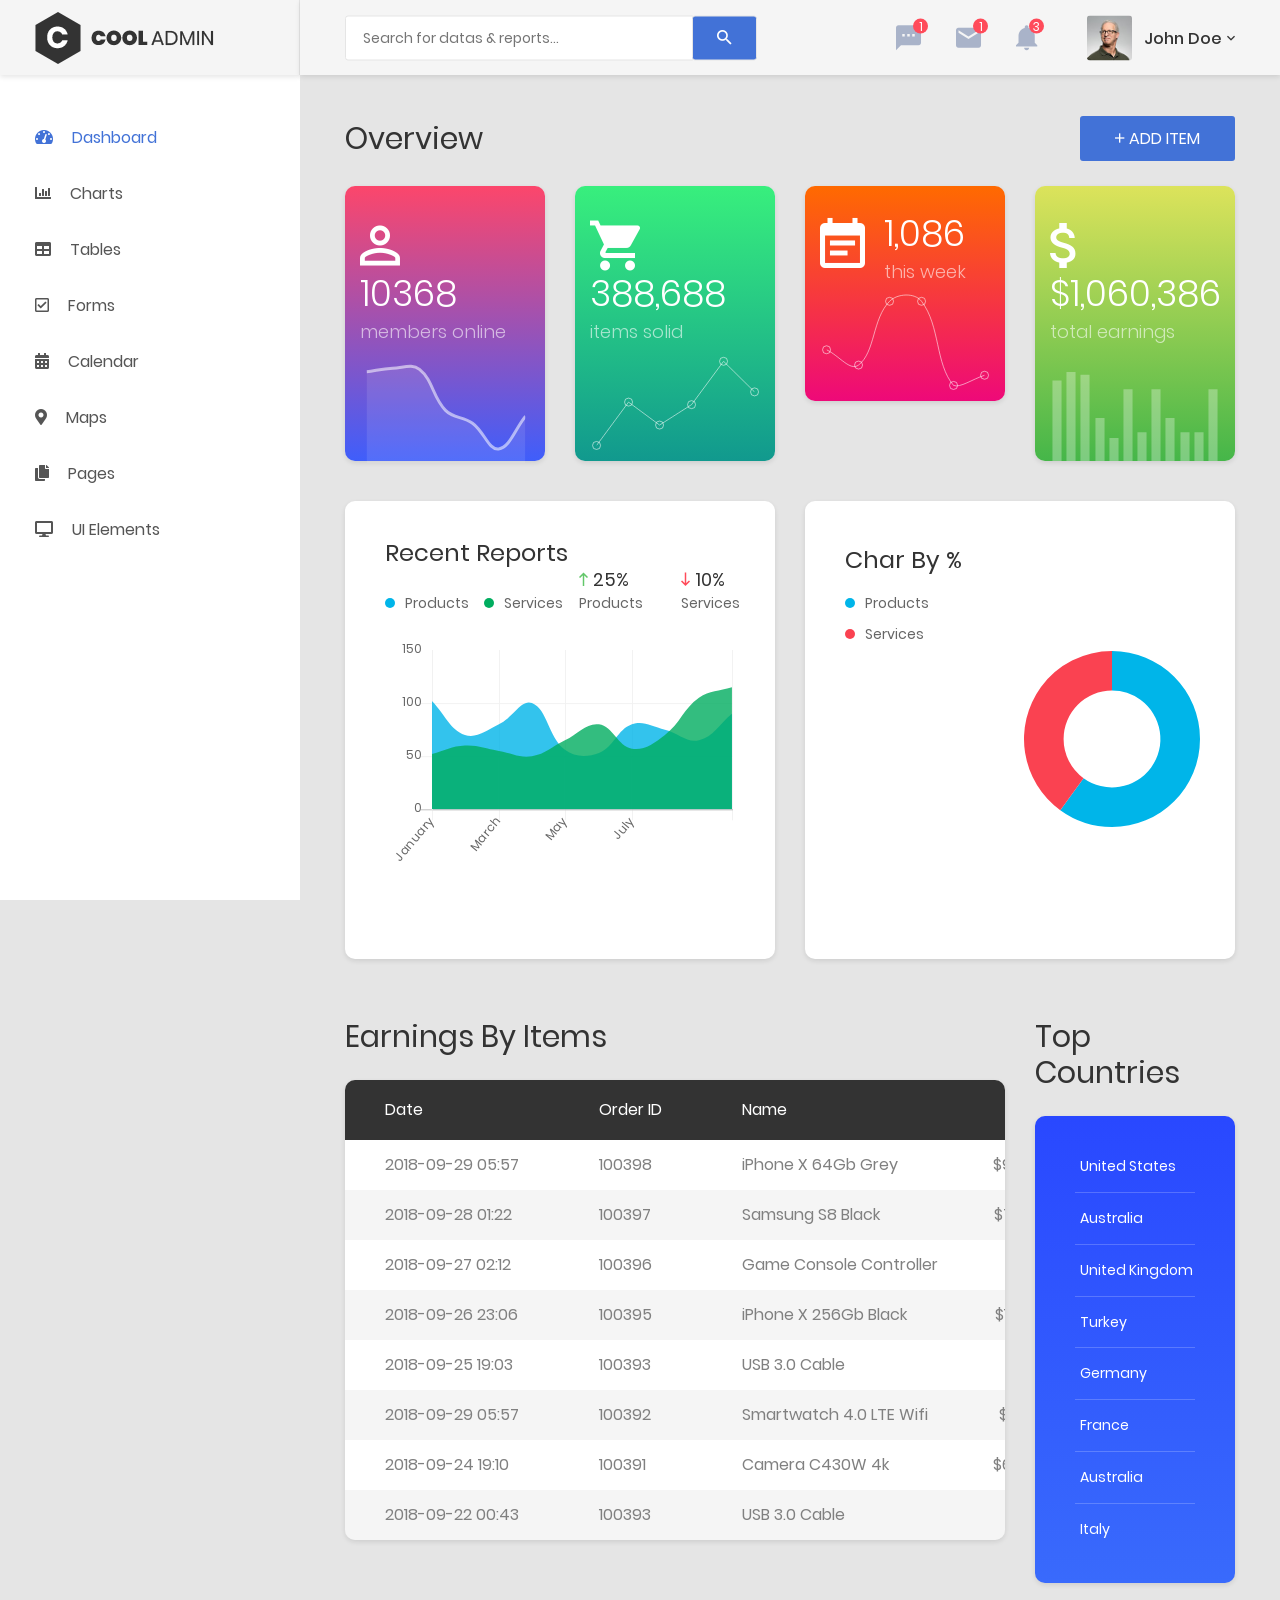
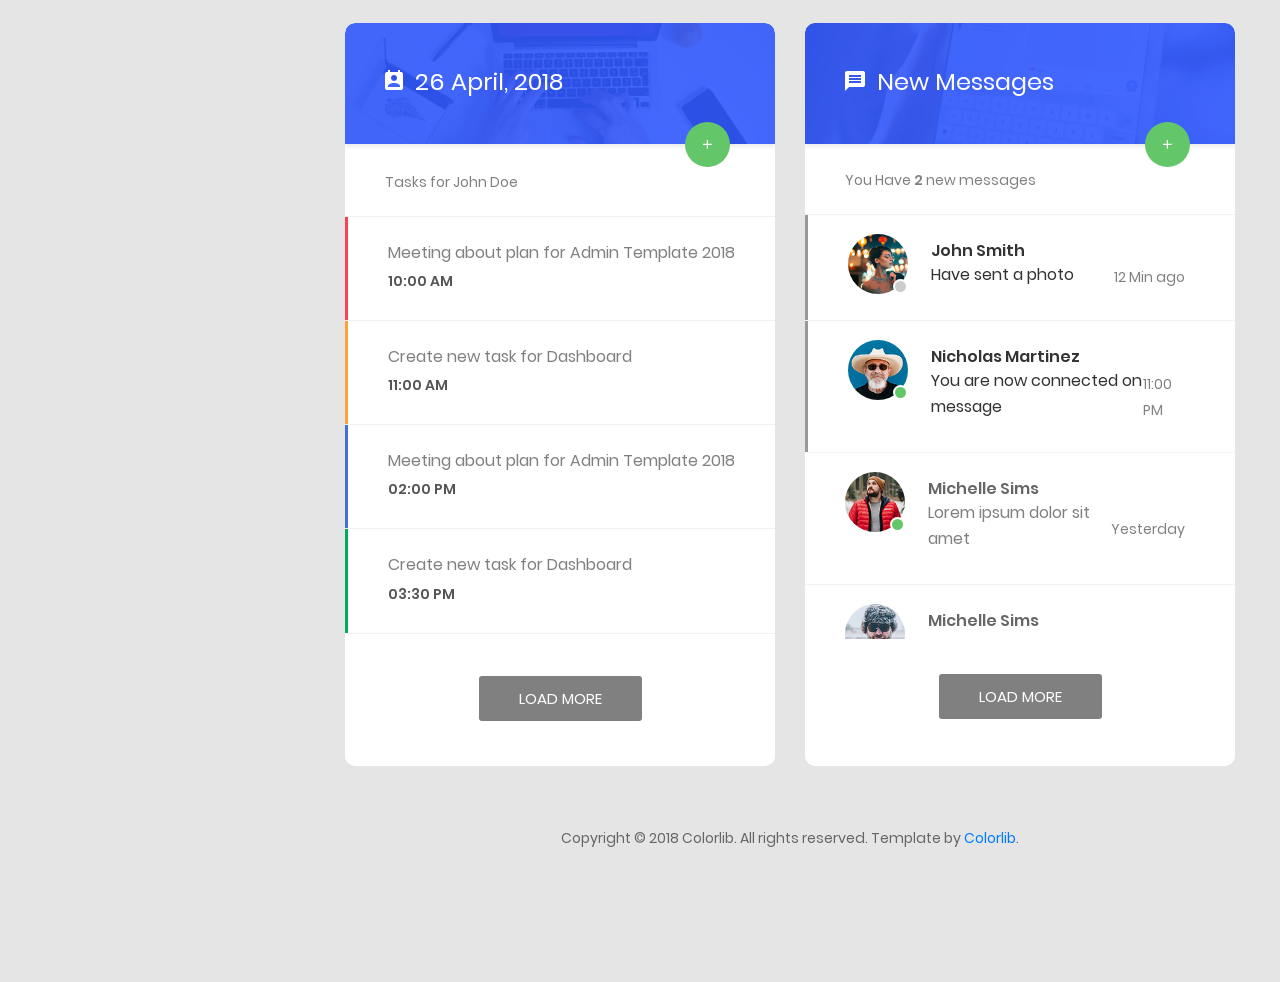
<file: EmlakSitesi/Templates/admin/index.html>
<!DOCTYPE html>
<html lang="en">

<head>
    <!-- Required meta tags-->
    <meta charset="UTF-8">
    <meta name="viewport" content="width=device-width, initial-scale=1, shrink-to-fit=no">
    <meta name="description" content="au theme template">
    <meta name="author" content="Hau Nguyen">
    <meta name="keywords" content="au theme template">

    <!-- Title Page-->
    <title>Dashboard</title>

    <!-- Fontfaces CSS-->
    <link href="css/font-face.css" rel="stylesheet" media="all">
    <link href="vendor/font-awesome-4.7/css/font-awesome.min.css" rel="stylesheet" media="all">
    <link href="vendor/font-awesome-5/css/fontawesome-all.min.css" rel="stylesheet" media="all">
    <link href="vendor/mdi-font/css/material-design-iconic-font.min.css" rel="stylesheet" media="all">

    <!-- Bootstrap CSS-->
    <link href="vendor/bootstrap-4.1/bootstrap.min.css" rel="stylesheet" media="all">

    <!-- Vendor CSS-->
    <link href="vendor/animsition/animsition.min.css" rel="stylesheet" media="all">
    <link href="vendor/bootstrap-progressbar/bootstrap-progressbar-3.3.4.min.css" rel="stylesheet" media="all">
    <link href="vendor/wow/animate.css" rel="stylesheet" media="all">
    <link href="vendor/css-hamburgers/hamburgers.min.css" rel="stylesheet" media="all">
    <link href="vendor/slick/slick.css" rel="stylesheet" media="all">
    <link href="vendor/select2/select2.min.css" rel="stylesheet" media="all">
    <link href="vendor/perfect-scrollbar/perfect-scrollbar.css" rel="stylesheet" media="all">

    <!-- Main CSS-->
    <link href="css/theme.css" rel="stylesheet" media="all">

</head>

<body class="animsition">
    <div class="page-wrapper">
        <!-- HEADER MOBILE-->
        <header class="header-mobile d-block d-lg-none">
            <div class="header-mobile__bar">
                <div class="container-fluid">
                    <div class="header-mobile-inner">
                        <a class="logo" href="index.html">
                            <img src="images/icon/logo.png" alt="CoolAdmin" />
                        </a>
                        <button class="hamburger hamburger--slider" type="button">
                            <span class="hamburger-box">
                                <span class="hamburger-inner"></span>
                            </span>
                        </button>
                    </div>
                </div>
            </div>
            <nav class="navbar-mobile">
                <div class="container-fluid">
                    <ul class="navbar-mobile__list list-unstyled">
                        <li class="has-sub">
                            <a class="js-arrow" href="#">
                                <i class="fas fa-tachometer-alt"></i>Dashboard</a>
                            <ul class="navbar-mobile-sub__list list-unstyled js-sub-list">
                                <li>
                                    <a href="index.html">Dashboard 1</a>
                                </li>
                                <li>
                                    <a href="index2.html">Dashboard 2</a>
                                </li>
                                <li>
                                    <a href="index3.html">Dashboard 3</a>
                                </li>
                                <li>
                                    <a href="index4.html">Dashboard 4</a>
                                </li>
                            </ul>
                        </li>
                        <li>
                            <a href="chart.html">
                                <i class="fas fa-chart-bar"></i>Charts</a>
                        </li>
                        <li>
                            <a href="table.html">
                                <i class="fas fa-table"></i>Tables</a>
                        </li>
                        <li>
                            <a href="form.html">
                                <i class="far fa-check-square"></i>Forms</a>
                        </li>
                        <li>
                            <a href="calendar.html">
                                <i class="fas fa-calendar-alt"></i>Calendar</a>
                        </li>
                        <li>
                            <a href="map.html">
                                <i class="fas fa-map-marker-alt"></i>Maps</a>
                        </li>
                        <li class="has-sub">
                            <a class="js-arrow" href="#">
                                <i class="fas fa-copy"></i>Pages</a>
                            <ul class="navbar-mobile-sub__list list-unstyled js-sub-list">
                                <li>
                                    <a href="login.html">Login</a>
                                </li>
                                <li>
                                    <a href="register.html">Register</a>
                                </li>
                                <li>
                                    <a href="forget-pass.html">Forget Password</a>
                                </li>
                            </ul>
                        </li>
                        <li class="has-sub">
                            <a class="js-arrow" href="#">
                                <i class="fas fa-desktop"></i>UI Elements</a>
                            <ul class="navbar-mobile-sub__list list-unstyled js-sub-list">
                                <li>
                                    <a href="button.html">Button</a>
                                </li>
                                <li>
                                    <a href="badge.html">Badges</a>
                                </li>
                                <li>
                                    <a href="tab.html">Tabs</a>
                                </li>
                                <li>
                                    <a href="card.html">Cards</a>
                                </li>
                                <li>
                                    <a href="alert.html">Alerts</a>
                                </li>
                                <li>
                                    <a href="progress-bar.html">Progress Bars</a>
                                </li>
                                <li>
                                    <a href="modal.html">Modals</a>
                                </li>
                                <li>
                                    <a href="switch.html">Switchs</a>
                                </li>
                                <li>
                                    <a href="grid.html">Grids</a>
                                </li>
                                <li>
                                    <a href="fontawesome.html">Fontawesome Icon</a>
                                </li>
                                <li>
                                    <a href="typo.html">Typography</a>
                                </li>
                            </ul>
                        </li>
                    </ul>
                </div>
            </nav>
        </header>
        <!-- END HEADER MOBILE-->

        <!-- MENU SIDEBAR-->
        <aside class="menu-sidebar d-none d-lg-block">
            <div class="logo">
                <a href="#">
                    <img src="images/icon/logo.png" alt="Cool Admin" />
                </a>
            </div>
            <div class="menu-sidebar__content js-scrollbar1">
                <nav class="navbar-sidebar">
                    <ul class="list-unstyled navbar__list">
                        <li class="active has-sub">
                            <a class="js-arrow" href="#">
                                <i class="fas fa-tachometer-alt"></i>Dashboard</a>
                            <ul class="list-unstyled navbar__sub-list js-sub-list">
                                <li>
                                    <a href="index.html">Dashboard 1</a>
                                </li>
                                <li>
                                    <a href="index2.html">Dashboard 2</a>
                                </li>
                                <li>
                                    <a href="index3.html">Dashboard 3</a>
                                </li>
                                <li>
                                    <a href="index4.html">Dashboard 4</a>
                                </li>
                            </ul>
                        </li>
                        <li>
                            <a href="chart.html">
                                <i class="fas fa-chart-bar"></i>Charts</a>
                        </li>
                        <li>
                            <a href="table.html">
                                <i class="fas fa-table"></i>Tables</a>
                        </li>
                        <li>
                            <a href="form.html">
                                <i class="far fa-check-square"></i>Forms</a>
                        </li>
                        <li>
                            <a href="calendar.html">
                                <i class="fas fa-calendar-alt"></i>Calendar</a>
                        </li>
                        <li>
                            <a href="map.html">
                                <i class="fas fa-map-marker-alt"></i>Maps</a>
                        </li>
                        <li class="has-sub">
                            <a class="js-arrow" href="#">
                                <i class="fas fa-copy"></i>Pages</a>
                            <ul class="list-unstyled navbar__sub-list js-sub-list">
                                <li>
                                    <a href="login.html">Login</a>
                                </li>
                                <li>
                                    <a href="register.html">Register</a>
                                </li>
                                <li>
                                    <a href="forget-pass.html">Forget Password</a>
                                </li>
                            </ul>
                        </li>
                        <li class="has-sub">
                            <a class="js-arrow" href="#">
                                <i class="fas fa-desktop"></i>UI Elements</a>
                            <ul class="list-unstyled navbar__sub-list js-sub-list">
                                <li>
                                    <a href="button.html">Button</a>
                                </li>
                                <li>
                                    <a href="badge.html">Badges</a>
                                </li>
                                <li>
                                    <a href="tab.html">Tabs</a>
                                </li>
                                <li>
                                    <a href="card.html">Cards</a>
                                </li>
                                <li>
                                    <a href="alert.html">Alerts</a>
                                </li>
                                <li>
                                    <a href="progress-bar.html">Progress Bars</a>
                                </li>
                                <li>
                                    <a href="modal.html">Modals</a>
                                </li>
                                <li>
                                    <a href="switch.html">Switchs</a>
                                </li>
                                <li>
                                    <a href="grid.html">Grids</a>
                                </li>
                                <li>
                                    <a href="fontawesome.html">Fontawesome Icon</a>
                                </li>
                                <li>
                                    <a href="typo.html">Typography</a>
                                </li>
                            </ul>
                        </li>
                    </ul>
                </nav>
            </div>
        </aside>
        <!-- END MENU SIDEBAR-->

        <!-- PAGE CONTAINER-->
        <div class="page-container">
            <!-- HEADER DESKTOP-->
            <header class="header-desktop">
                <div class="section__content section__content--p30">
                    <div class="container-fluid">
                        <div class="header-wrap">
                            <form class="form-header" action="" method="POST">
                                <input class="au-input au-input--xl" type="text" name="search" placeholder="Search for datas &amp; reports..." />
                                <button class="au-btn--submit" type="submit">
                                    <i class="zmdi zmdi-search"></i>
                                </button>
                            </form>
                            <div class="header-button">
                                <div class="noti-wrap">
                                    <div class="noti__item js-item-menu">
                                        <i class="zmdi zmdi-comment-more"></i>
                                        <span class="quantity">1</span>
                                        <div class="mess-dropdown js-dropdown">
                                            <div class="mess__title">
                                                <p>You have 2 news message</p>
                                            </div>
                                            <div class="mess__item">
                                                <div class="image img-cir img-40">
                                                    <img src="images/icon/avatar-06.jpg" alt="Michelle Moreno" />
                                                </div>
                                                <div class="content">
                                                    <h6>Michelle Moreno</h6>
                                                    <p>Have sent a photo</p>
                                                    <span class="time">3 min ago</span>
                                                </div>
                                            </div>
                                            <div class="mess__item">
                                                <div class="image img-cir img-40">
                                                    <img src="images/icon/avatar-04.jpg" alt="Diane Myers" />
                                                </div>
                                                <div class="content">
                                                    <h6>Diane Myers</h6>
                                                    <p>You are now connected on message</p>
                                                    <span class="time">Yesterday</span>
                                                </div>
                                            </div>
                                            <div class="mess__footer">
                                                <a href="#">View all messages</a>
                                            </div>
                                        </div>
                                    </div>
                                    <div class="noti__item js-item-menu">
                                        <i class="zmdi zmdi-email"></i>
                                        <span class="quantity">1</span>
                                        <div class="email-dropdown js-dropdown">
                                            <div class="email__title">
                                                <p>You have 3 New Emails</p>
                                            </div>
                                            <div class="email__item">
                                                <div class="image img-cir img-40">
                                                    <img src="images/icon/avatar-06.jpg" alt="Cynthia Harvey" />
                                                </div>
                                                <div class="content">
                                                    <p>Meeting about new dashboard...</p>
                                                    <span>Cynthia Harvey, 3 min ago</span>
                                                </div>
                                            </div>
                                            <div class="email__item">
                                                <div class="image img-cir img-40">
                                                    <img src="images/icon/avatar-05.jpg" alt="Cynthia Harvey" />
                                                </div>
                                                <div class="content">
                                                    <p>Meeting about new dashboard...</p>
                                                    <span>Cynthia Harvey, Yesterday</span>
                                                </div>
                                            </div>
                                            <div class="email__item">
                                                <div class="image img-cir img-40">
                                                    <img src="images/icon/avatar-04.jpg" alt="Cynthia Harvey" />
                                                </div>
                                                <div class="content">
                                                    <p>Meeting about new dashboard...</p>
                                                    <span>Cynthia Harvey, April 12,,2018</span>
                                                </div>
                                            </div>
                                            <div class="email__footer">
                                                <a href="#">See all emails</a>
                                            </div>
                                        </div>
                                    </div>
                                    <div class="noti__item js-item-menu">
                                        <i class="zmdi zmdi-notifications"></i>
                                        <span class="quantity">3</span>
                                        <div class="notifi-dropdown js-dropdown">
                                            <div class="notifi__title">
                                                <p>You have 3 Notifications</p>
                                            </div>
                                            <div class="notifi__item">
                                                <div class="bg-c1 img-cir img-40">
                                                    <i class="zmdi zmdi-email-open"></i>
                                                </div>
                                                <div class="content">
                                                    <p>You got a email notification</p>
                                                    <span class="date">April 12, 2018 06:50</span>
                                                </div>
                                            </div>
                                            <div class="notifi__item">
                                                <div class="bg-c2 img-cir img-40">
                                                    <i class="zmdi zmdi-account-box"></i>
                                                </div>
                                                <div class="content">
                                                    <p>Your account has been blocked</p>
                                                    <span class="date">April 12, 2018 06:50</span>
                                                </div>
                                            </div>
                                            <div class="notifi__item">
                                                <div class="bg-c3 img-cir img-40">
                                                    <i class="zmdi zmdi-file-text"></i>
                                                </div>
                                                <div class="content">
                                                    <p>You got a new file</p>
                                                    <span class="date">April 12, 2018 06:50</span>
                                                </div>
                                            </div>
                                            <div class="notifi__footer">
                                                <a href="#">All notifications</a>
                                            </div>
                                        </div>
                                    </div>
                                </div>
                                <div class="account-wrap">
                                    <div class="account-item clearfix js-item-menu">
                                        <div class="image">
                                            <img src="images/icon/avatar-01.jpg" alt="John Doe" />
                                        </div>
                                        <div class="content">
                                            <a class="js-acc-btn" href="#">john doe</a>
                                        </div>
                                        <div class="account-dropdown js-dropdown">
                                            <div class="info clearfix">
                                                <div class="image">
                                                    <a href="#">
                                                        <img src="images/icon/avatar-01.jpg" alt="John Doe" />
                                                    </a>
                                                </div>
                                                <div class="content">
                                                    <h5 class="name">
                                                        <a href="#">john doe</a>
                                                    </h5>
                                                    <span class="email">johndoe@example.com</span>
                                                </div>
                                            </div>
                                            <div class="account-dropdown__body">
                                                <div class="account-dropdown__item">
                                                    <a href="#">
                                                        <i class="zmdi zmdi-account"></i>Account</a>
                                                </div>
                                                <div class="account-dropdown__item">
                                                    <a href="#">
                                                        <i class="zmdi zmdi-settings"></i>Setting</a>
                                                </div>
                                                <div class="account-dropdown__item">
                                                    <a href="#">
                                                        <i class="zmdi zmdi-money-box"></i>Billing</a>
                                                </div>
                                            </div>
                                            <div class="account-dropdown__footer">
                                                <a href="#">
                                                    <i class="zmdi zmdi-power"></i>Logout</a>
                                            </div>
                                        </div>
                                    </div>
                                </div>
                            </div>
                        </div>
                    </div>
                </div>
            </header>
            <!-- HEADER DESKTOP-->

            <!-- MAIN CONTENT-->
            <div class="main-content">
                <div class="section__content section__content--p30">
                    <div class="container-fluid">
                        <div class="row">
                            <div class="col-md-12">
                                <div class="overview-wrap">
                                    <h2 class="title-1">overview</h2>
                                    <button class="au-btn au-btn-icon au-btn--blue">
                                        <i class="zmdi zmdi-plus"></i>add item</button>
                                </div>
                            </div>
                        </div>
                        <div class="row m-t-25">
                            <div class="col-sm-6 col-lg-3">
                                <div class="overview-item overview-item--c1">
                                    <div class="overview__inner">
                                        <div class="overview-box clearfix">
                                            <div class="icon">
                                                <i class="zmdi zmdi-account-o"></i>
                                            </div>
                                            <div class="text">
                                                <h2>10368</h2>
                                                <span>members online</span>
                                            </div>
                                        </div>
                                        <div class="overview-chart">
                                            <canvas id="widgetChart1"></canvas>
                                        </div>
                                    </div>
                                </div>
                            </div>
                            <div class="col-sm-6 col-lg-3">
                                <div class="overview-item overview-item--c2">
                                    <div class="overview__inner">
                                        <div class="overview-box clearfix">
                                            <div class="icon">
                                                <i class="zmdi zmdi-shopping-cart"></i>
                                            </div>
                                            <div class="text">
                                                <h2>388,688</h2>
                                                <span>items solid</span>
                                            </div>
                                        </div>
                                        <div class="overview-chart">
                                            <canvas id="widgetChart2"></canvas>
                                        </div>
                                    </div>
                                </div>
                            </div>
                            <div class="col-sm-6 col-lg-3">
                                <div class="overview-item overview-item--c3">
                                    <div class="overview__inner">
                                        <div class="overview-box clearfix">
                                            <div class="icon">
                                                <i class="zmdi zmdi-calendar-note"></i>
                                            </div>
                                            <div class="text">
                                                <h2>1,086</h2>
                                                <span>this week</span>
                                            </div>
                                        </div>
                                        <div class="overview-chart">
                                            <canvas id="widgetChart3"></canvas>
                                        </div>
                                    </div>
                                </div>
                            </div>
                            <div class="col-sm-6 col-lg-3">
                                <div class="overview-item overview-item--c4">
                                    <div class="overview__inner">
                                        <div class="overview-box clearfix">
                                            <div class="icon">
                                                <i class="zmdi zmdi-money"></i>
                                            </div>
                                            <div class="text">
                                                <h2>$1,060,386</h2>
                                                <span>total earnings</span>
                                            </div>
                                        </div>
                                        <div class="overview-chart">
                                            <canvas id="widgetChart4"></canvas>
                                        </div>
                                    </div>
                                </div>
                            </div>
                        </div>
                        <div class="row">
                            <div class="col-lg-6">
                                <div class="au-card recent-report">
                                    <div class="au-card-inner">
                                        <h3 class="title-2">recent reports</h3>
                                        <div class="chart-info">
                                            <div class="chart-info__left">
                                                <div class="chart-note">
                                                    <span class="dot dot--blue"></span>
                                                    <span>products</span>
                                                </div>
                                                <div class="chart-note mr-0">
                                                    <span class="dot dot--green"></span>
                                                    <span>services</span>
                                                </div>
                                            </div>
                                            <div class="chart-info__right">
                                                <div class="chart-statis">
                                                    <span class="index incre">
                                                        <i class="zmdi zmdi-long-arrow-up"></i>25%</span>
                                                    <span class="label">products</span>
                                                </div>
                                                <div class="chart-statis mr-0">
                                                    <span class="index decre">
                                                        <i class="zmdi zmdi-long-arrow-down"></i>10%</span>
                                                    <span class="label">services</span>
                                                </div>
                                            </div>
                                        </div>
                                        <div class="recent-report__chart">
                                            <canvas id="recent-rep-chart"></canvas>
                                        </div>
                                    </div>
                                </div>
                            </div>
                            <div class="col-lg-6">
                                <div class="au-card chart-percent-card">
                                    <div class="au-card-inner">
                                        <h3 class="title-2 tm-b-5">char by %</h3>
                                        <div class="row no-gutters">
                                            <div class="col-xl-6">
                                                <div class="chart-note-wrap">
                                                    <div class="chart-note mr-0 d-block">
                                                        <span class="dot dot--blue"></span>
                                                        <span>products</span>
                                                    </div>
                                                    <div class="chart-note mr-0 d-block">
                                                        <span class="dot dot--red"></span>
                                                        <span>services</span>
                                                    </div>
                                                </div>
                                            </div>
                                            <div class="col-xl-6">
                                                <div class="percent-chart">
                                                    <canvas id="percent-chart"></canvas>
                                                </div>
                                            </div>
                                        </div>
                                    </div>
                                </div>
                            </div>
                        </div>
                        <div class="row">
                            <div class="col-lg-9">
                                <h2 class="title-1 m-b-25">Earnings By Items</h2>
                                <div class="table-responsive table--no-card m-b-40">
                                    <table class="table table-borderless table-striped table-earning">
                                        <thead>
                                            <tr>
                                                <th>date</th>
                                                <th>order ID</th>
                                                <th>name</th>
                                                <th class="text-right">price</th>
                                                <th class="text-right">quantity</th>
                                                <th class="text-right">total</th>
                                            </tr>
                                        </thead>
                                        <tbody>
                                            <tr>
                                                <td>2018-09-29 05:57</td>
                                                <td>100398</td>
                                                <td>iPhone X 64Gb Grey</td>
                                                <td class="text-right">$999.00</td>
                                                <td class="text-right">1</td>
                                                <td class="text-right">$999.00</td>
                                            </tr>
                                            <tr>
                                                <td>2018-09-28 01:22</td>
                                                <td>100397</td>
                                                <td>Samsung S8 Black</td>
                                                <td class="text-right">$756.00</td>
                                                <td class="text-right">1</td>
                                                <td class="text-right">$756.00</td>
                                            </tr>
                                            <tr>
                                                <td>2018-09-27 02:12</td>
                                                <td>100396</td>
                                                <td>Game Console Controller</td>
                                                <td class="text-right">$22.00</td>
                                                <td class="text-right">2</td>
                                                <td class="text-right">$44.00</td>
                                            </tr>
                                            <tr>
                                                <td>2018-09-26 23:06</td>
                                                <td>100395</td>
                                                <td>iPhone X 256Gb Black</td>
                                                <td class="text-right">$1199.00</td>
                                                <td class="text-right">1</td>
                                                <td class="text-right">$1199.00</td>
                                            </tr>
                                            <tr>
                                                <td>2018-09-25 19:03</td>
                                                <td>100393</td>
                                                <td>USB 3.0 Cable</td>
                                                <td class="text-right">$10.00</td>
                                                <td class="text-right">3</td>
                                                <td class="text-right">$30.00</td>
                                            </tr>
                                            <tr>
                                                <td>2018-09-29 05:57</td>
                                                <td>100392</td>
                                                <td>Smartwatch 4.0 LTE Wifi</td>
                                                <td class="text-right">$199.00</td>
                                                <td class="text-right">6</td>
                                                <td class="text-right">$1494.00</td>
                                            </tr>
                                            <tr>
                                                <td>2018-09-24 19:10</td>
                                                <td>100391</td>
                                                <td>Camera C430W 4k</td>
                                                <td class="text-right">$699.00</td>
                                                <td class="text-right">1</td>
                                                <td class="text-right">$699.00</td>
                                            </tr>
                                            <tr>
                                                <td>2018-09-22 00:43</td>
                                                <td>100393</td>
                                                <td>USB 3.0 Cable</td>
                                                <td class="text-right">$10.00</td>
                                                <td class="text-right">3</td>
                                                <td class="text-right">$30.00</td>
                                            </tr>
                                        </tbody>
                                    </table>
                                </div>
                            </div>
                            <div class="col-lg-3">
                                <h2 class="title-1 m-b-25">Top countries</h2>
                                <div class="au-card au-card--bg-blue au-card-top-countries m-b-40">
                                    <div class="au-card-inner">
                                        <div class="table-responsive">
                                            <table class="table table-top-countries">
                                                <tbody>
                                                    <tr>
                                                        <td>United States</td>
                                                        <td class="text-right">$119,366.96</td>
                                                    </tr>
                                                    <tr>
                                                        <td>Australia</td>
                                                        <td class="text-right">$70,261.65</td>
                                                    </tr>
                                                    <tr>
                                                        <td>United Kingdom</td>
                                                        <td class="text-right">$46,399.22</td>
                                                    </tr>
                                                    <tr>
                                                        <td>Turkey</td>
                                                        <td class="text-right">$35,364.90</td>
                                                    </tr>
                                                    <tr>
                                                        <td>Germany</td>
                                                        <td class="text-right">$20,366.96</td>
                                                    </tr>
                                                    <tr>
                                                        <td>France</td>
                                                        <td class="text-right">$10,366.96</td>
                                                    </tr>
                                                    <tr>
                                                        <td>Australia</td>
                                                        <td class="text-right">$5,366.96</td>
                                                    </tr>
                                                    <tr>
                                                        <td>Italy</td>
                                                        <td class="text-right">$1639.32</td>
                                                    </tr>
                                                </tbody>
                                            </table>
                                        </div>
                                    </div>
                                </div>
                            </div>
                        </div>
                        <div class="row">
                            <div class="col-lg-6">
                                <div class="au-card au-card--no-shadow au-card--no-pad m-b-40">
                                    <div class="au-card-title" style="background-image:url('images/bg-title-01.jpg');">
                                        <div class="bg-overlay bg-overlay--blue"></div>
                                        <h3>
                                            <i class="zmdi zmdi-account-calendar"></i>26 April, 2018</h3>
                                        <button class="au-btn-plus">
                                            <i class="zmdi zmdi-plus"></i>
                                        </button>
                                    </div>
                                    <div class="au-task js-list-load">
                                        <div class="au-task__title">
                                            <p>Tasks for John Doe</p>
                                        </div>
                                        <div class="au-task-list js-scrollbar3">
                                            <div class="au-task__item au-task__item--danger">
                                                <div class="au-task__item-inner">
                                                    <h5 class="task">
                                                        <a href="#">Meeting about plan for Admin Template 2018</a>
                                                    </h5>
                                                    <span class="time">10:00 AM</span>
                                                </div>
                                            </div>
                                            <div class="au-task__item au-task__item--warning">
                                                <div class="au-task__item-inner">
                                                    <h5 class="task">
                                                        <a href="#">Create new task for Dashboard</a>
                                                    </h5>
                                                    <span class="time">11:00 AM</span>
                                                </div>
                                            </div>
                                            <div class="au-task__item au-task__item--primary">
                                                <div class="au-task__item-inner">
                                                    <h5 class="task">
                                                        <a href="#">Meeting about plan for Admin Template 2018</a>
                                                    </h5>
                                                    <span class="time">02:00 PM</span>
                                                </div>
                                            </div>
                                            <div class="au-task__item au-task__item--success">
                                                <div class="au-task__item-inner">
                                                    <h5 class="task">
                                                        <a href="#">Create new task for Dashboard</a>
                                                    </h5>
                                                    <span class="time">03:30 PM</span>
                                                </div>
                                            </div>
                                            <div class="au-task__item au-task__item--danger js-load-item">
                                                <div class="au-task__item-inner">
                                                    <h5 class="task">
                                                        <a href="#">Meeting about plan for Admin Template 2018</a>
                                                    </h5>
                                                    <span class="time">10:00 AM</span>
                                                </div>
                                            </div>
                                            <div class="au-task__item au-task__item--warning js-load-item">
                                                <div class="au-task__item-inner">
                                                    <h5 class="task">
                                                        <a href="#">Create new task for Dashboard</a>
                                                    </h5>
                                                    <span class="time">11:00 AM</span>
                                                </div>
                                            </div>
                                        </div>
                                        <div class="au-task__footer">
                                            <button class="au-btn au-btn-load js-load-btn">load more</button>
                                        </div>
                                    </div>
                                </div>
                            </div>
                            <div class="col-lg-6">
                                <div class="au-card au-card--no-shadow au-card--no-pad m-b-40">
                                    <div class="au-card-title" style="background-image:url('images/bg-title-02.jpg');">
                                        <div class="bg-overlay bg-overlay--blue"></div>
                                        <h3>
                                            <i class="zmdi zmdi-comment-text"></i>New Messages</h3>
                                        <button class="au-btn-plus">
                                            <i class="zmdi zmdi-plus"></i>
                                        </button>
                                    </div>
                                    <div class="au-inbox-wrap js-inbox-wrap">
                                        <div class="au-message js-list-load">
                                            <div class="au-message__noti">
                                                <p>You Have
                                                    <span>2</span>

                                                    new messages
                                                </p>
                                            </div>
                                            <div class="au-message-list">
                                                <div class="au-message__item unread">
                                                    <div class="au-message__item-inner">
                                                        <div class="au-message__item-text">
                                                            <div class="avatar-wrap">
                                                                <div class="avatar">
                                                                    <img src="images/icon/avatar-02.jpg" alt="John Smith">
                                                                </div>
                                                            </div>
                                                            <div class="text">
                                                                <h5 class="name">John Smith</h5>
                                                                <p>Have sent a photo</p>
                                                            </div>
                                                        </div>
                                                        <div class="au-message__item-time">
                                                            <span>12 Min ago</span>
                                                        </div>
                                                    </div>
                                                </div>
                                                <div class="au-message__item unread">
                                                    <div class="au-message__item-inner">
                                                        <div class="au-message__item-text">
                                                            <div class="avatar-wrap online">
                                                                <div class="avatar">
                                                                    <img src="images/icon/avatar-03.jpg" alt="Nicholas Martinez">
                                                                </div>
                                                            </div>
                                                            <div class="text">
                                                                <h5 class="name">Nicholas Martinez</h5>
                                                                <p>You are now connected on message</p>
                                                            </div>
                                                        </div>
                                                        <div class="au-message__item-time">
                                                            <span>11:00 PM</span>
                                                        </div>
                                                    </div>
                                                </div>
                                                <div class="au-message__item">
                                                    <div class="au-message__item-inner">
                                                        <div class="au-message__item-text">
                                                            <div class="avatar-wrap online">
                                                                <div class="avatar">
                                                                    <img src="images/icon/avatar-04.jpg" alt="Michelle Sims">
                                                                </div>
                                                            </div>
                                                            <div class="text">
                                                                <h5 class="name">Michelle Sims</h5>
                                                                <p>Lorem ipsum dolor sit amet</p>
                                                            </div>
                                                        </div>
                                                        <div class="au-message__item-time">
                                                            <span>Yesterday</span>
                                                        </div>
                                                    </div>
                                                </div>
                                                <div class="au-message__item">
                                                    <div class="au-message__item-inner">
                                                        <div class="au-message__item-text">
                                                            <div class="avatar-wrap">
                                                                <div class="avatar">
                                                                    <img src="images/icon/avatar-05.jpg" alt="Michelle Sims">
                                                                </div>
                                                            </div>
                                                            <div class="text">
                                                                <h5 class="name">Michelle Sims</h5>
                                                                <p>Purus feugiat finibus</p>
                                                            </div>
                                                        </div>
                                                        <div class="au-message__item-time">
                                                            <span>Sunday</span>
                                                        </div>
                                                    </div>
                                                </div>
                                                <div class="au-message__item js-load-item">
                                                    <div class="au-message__item-inner">
                                                        <div class="au-message__item-text">
                                                            <div class="avatar-wrap online">
                                                                <div class="avatar">
                                                                    <img src="images/icon/avatar-04.jpg" alt="Michelle Sims">
                                                                </div>
                                                            </div>
                                                            <div class="text">
                                                                <h5 class="name">Michelle Sims</h5>
                                                                <p>Lorem ipsum dolor sit amet</p>
                                                            </div>
                                                        </div>
                                                        <div class="au-message__item-time">
                                                            <span>Yesterday</span>
                                                        </div>
                                                    </div>
                                                </div>
                                                <div class="au-message__item js-load-item">
                                                    <div class="au-message__item-inner">
                                                        <div class="au-message__item-text">
                                                            <div class="avatar-wrap">
                                                                <div class="avatar">
                                                                    <img src="images/icon/avatar-05.jpg" alt="Michelle Sims">
                                                                </div>
                                                            </div>
                                                            <div class="text">
                                                                <h5 class="name">Michelle Sims</h5>
                                                                <p>Purus feugiat finibus</p>
                                                            </div>
                                                        </div>
                                                        <div class="au-message__item-time">
                                                            <span>Sunday</span>
                                                        </div>
                                                    </div>
                                                </div>
                                            </div>
                                            <div class="au-message__footer">
                                                <button class="au-btn au-btn-load js-load-btn">load more</button>
                                            </div>
                                        </div>
                                        <div class="au-chat">
                                            <div class="au-chat__title">
                                                <div class="au-chat-info">
                                                    <div class="avatar-wrap online">
                                                        <div class="avatar avatar--small">
                                                            <img src="images/icon/avatar-02.jpg" alt="John Smith">
                                                        </div>
                                                    </div>
                                                    <span class="nick">
                                                        <a href="#">John Smith</a>
                                                    </span>
                                                </div>
                                            </div>
                                            <div class="au-chat__content">
                                                <div class="recei-mess-wrap">
                                                    <span class="mess-time">12 Min ago</span>
                                                    <div class="recei-mess__inner">
                                                        <div class="avatar avatar--tiny">
                                                            <img src="images/icon/avatar-02.jpg" alt="John Smith">
                                                        </div>
                                                        <div class="recei-mess-list">
                                                            <div class="recei-mess">Lorem ipsum dolor sit amet, consectetur adipiscing elit non iaculis</div>
                                                            <div class="recei-mess">Donec tempor, sapien ac viverra</div>
                                                        </div>
                                                    </div>
                                                </div>
                                                <div class="send-mess-wrap">
                                                    <span class="mess-time">30 Sec ago</span>
                                                    <div class="send-mess__inner">
                                                        <div class="send-mess-list">
                                                            <div class="send-mess">Lorem ipsum dolor sit amet, consectetur adipiscing elit non iaculis</div>
                                                        </div>
                                                    </div>
                                                </div>
                                            </div>
                                            <div class="au-chat-textfield">
                                                <form class="au-form-icon">
                                                    <input class="au-input au-input--full au-input--h65" type="text" placeholder="Type a message">
                                                    <button class="au-input-icon">
                                                        <i class="zmdi zmdi-camera"></i>
                                                    </button>
                                                </form>
                                            </div>
                                        </div>
                                    </div>
                                </div>
                            </div>
                        </div>
                        <div class="row">
                            <div class="col-md-12">
                                <div class="copyright">
                                    <p>Copyright © 2018 Colorlib. All rights reserved. Template by <a href="https://colorlib.com">Colorlib</a>.</p>
                                </div>
                            </div>
                        </div>
                    </div>
                </div>
            </div>
            <!-- END MAIN CONTENT-->
            <!-- END PAGE CONTAINER-->
        </div>

    </div>

    <!-- Jquery JS-->
    <script src="vendor/jquery-3.2.1.min.js"></script>
    <!-- Bootstrap JS-->
    <script src="vendor/bootstrap-4.1/popper.min.js"></script>
    <script src="vendor/bootstrap-4.1/bootstrap.min.js"></script>
    <!-- Vendor JS       -->
    <script src="vendor/slick/slick.min.js">
    </script>
    <script src="vendor/wow/wow.min.js"></script>
    <script src="vendor/animsition/animsition.min.js"></script>
    <script src="vendor/bootstrap-progressbar/bootstrap-progressbar.min.js">
    </script>
    <script src="vendor/counter-up/jquery.waypoints.min.js"></script>
    <script src="vendor/counter-up/jquery.counterup.min.js">
    </script>
    <script src="vendor/circle-progress/circle-progress.min.js"></script>
    <script src="vendor/perfect-scrollbar/perfect-scrollbar.js"></script>
    <script src="vendor/chartjs/Chart.bundle.min.js"></script>
    <script src="vendor/select2/select2.min.js">
    </script>

    <!-- Main JS-->
    <script src="js/main.js"></script>

</body>

</html>
<!-- end document-->
</file>
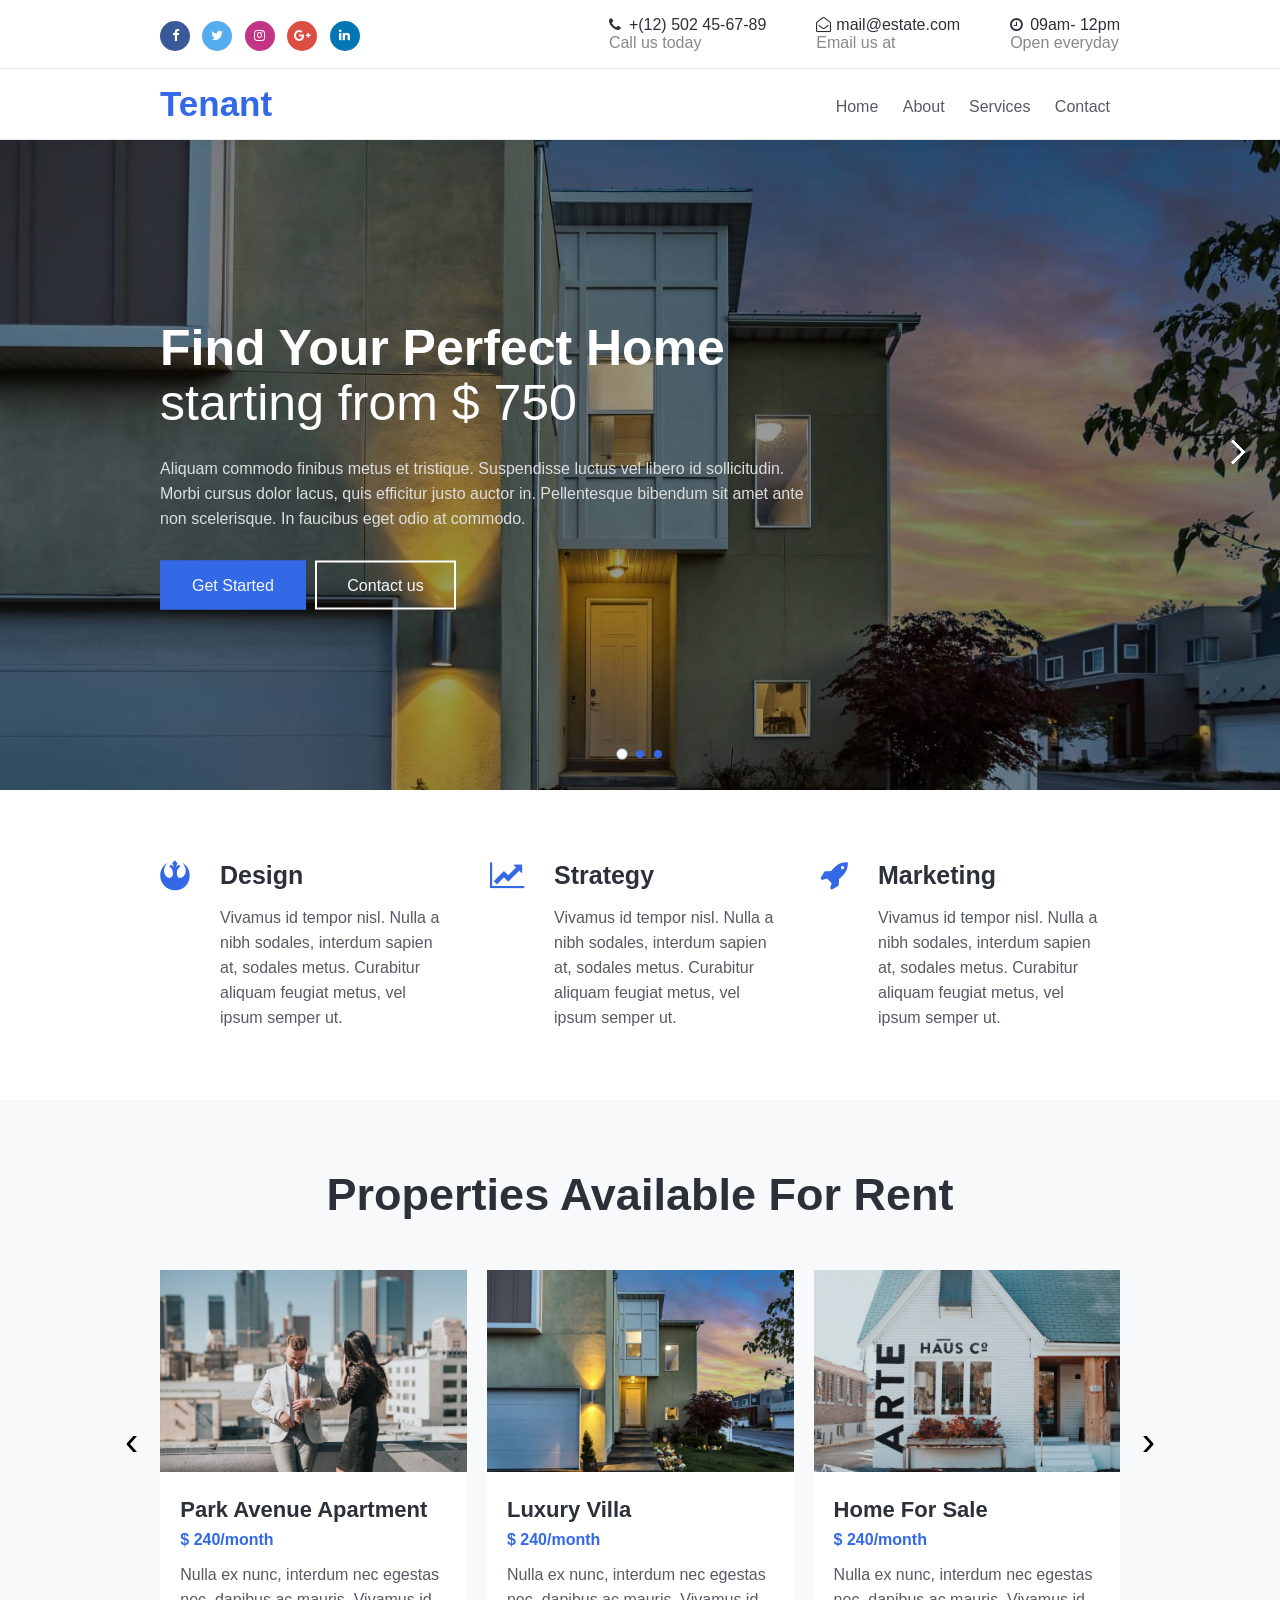
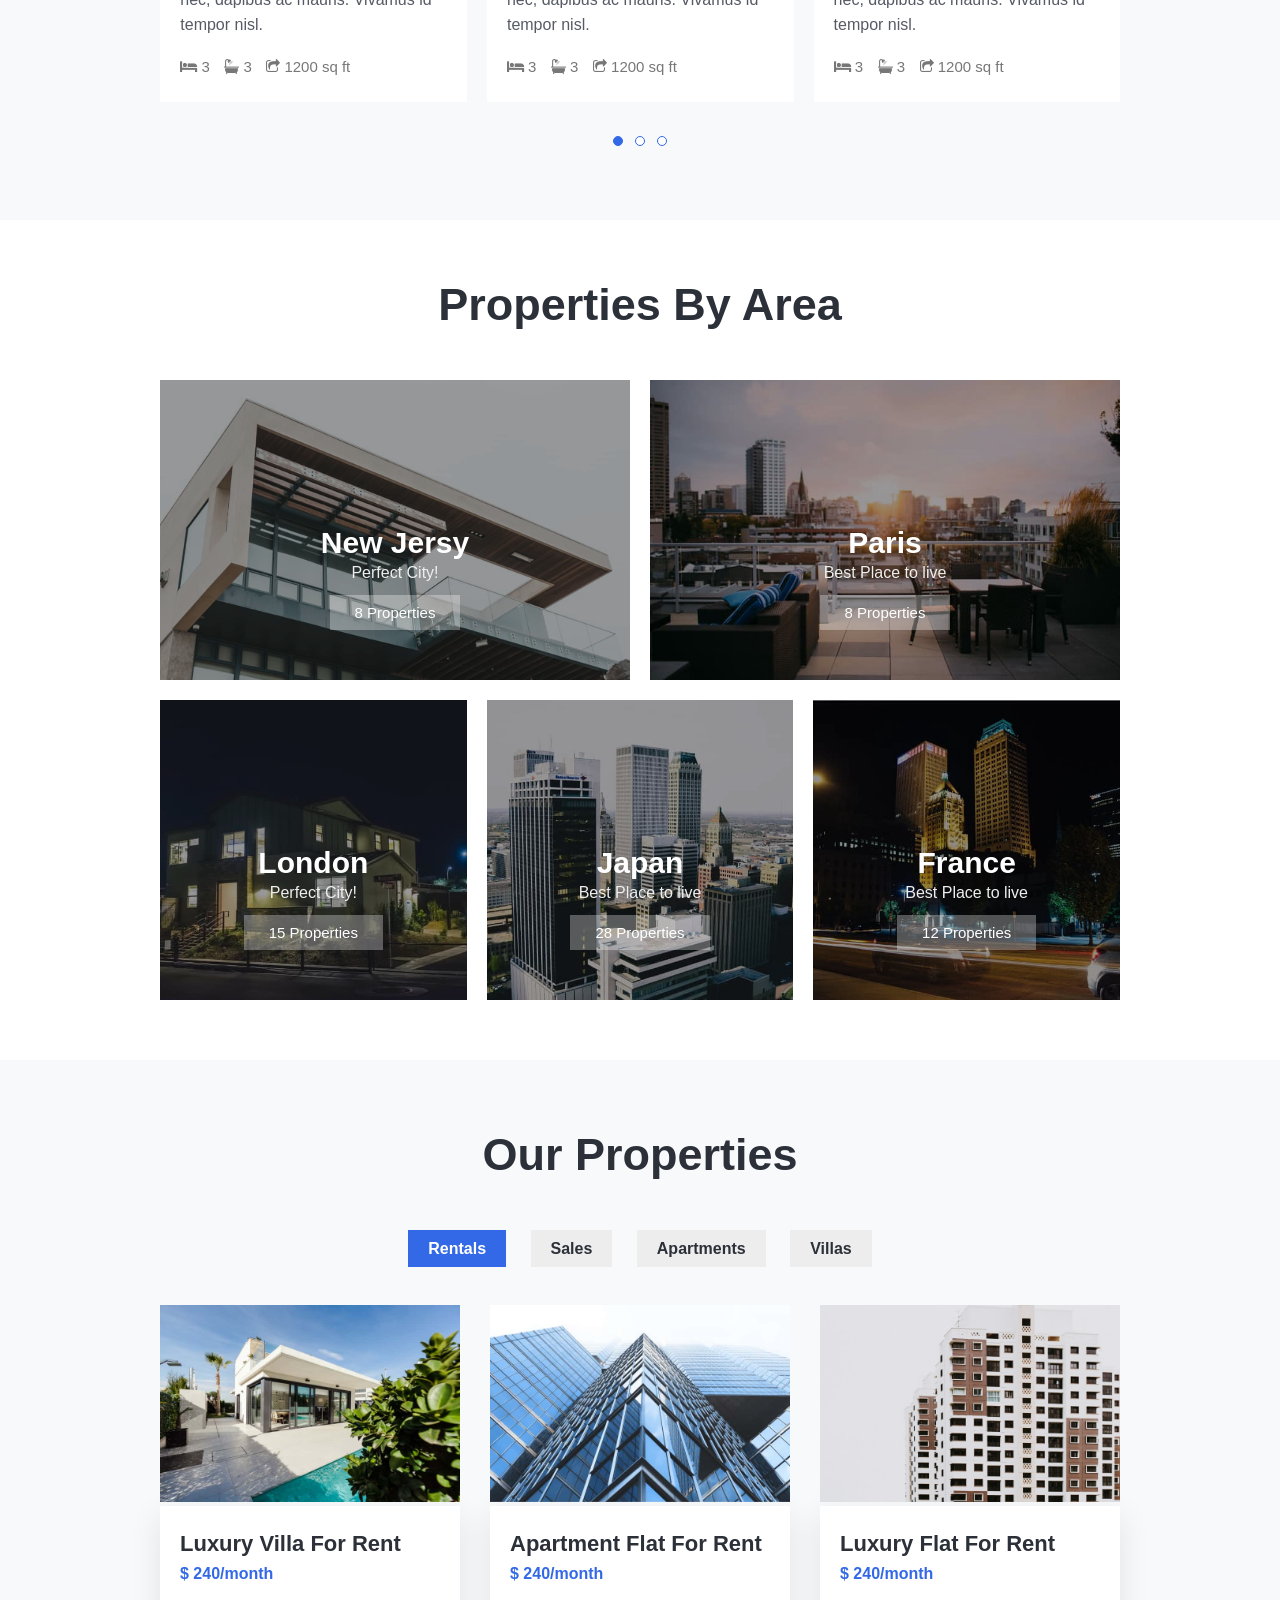
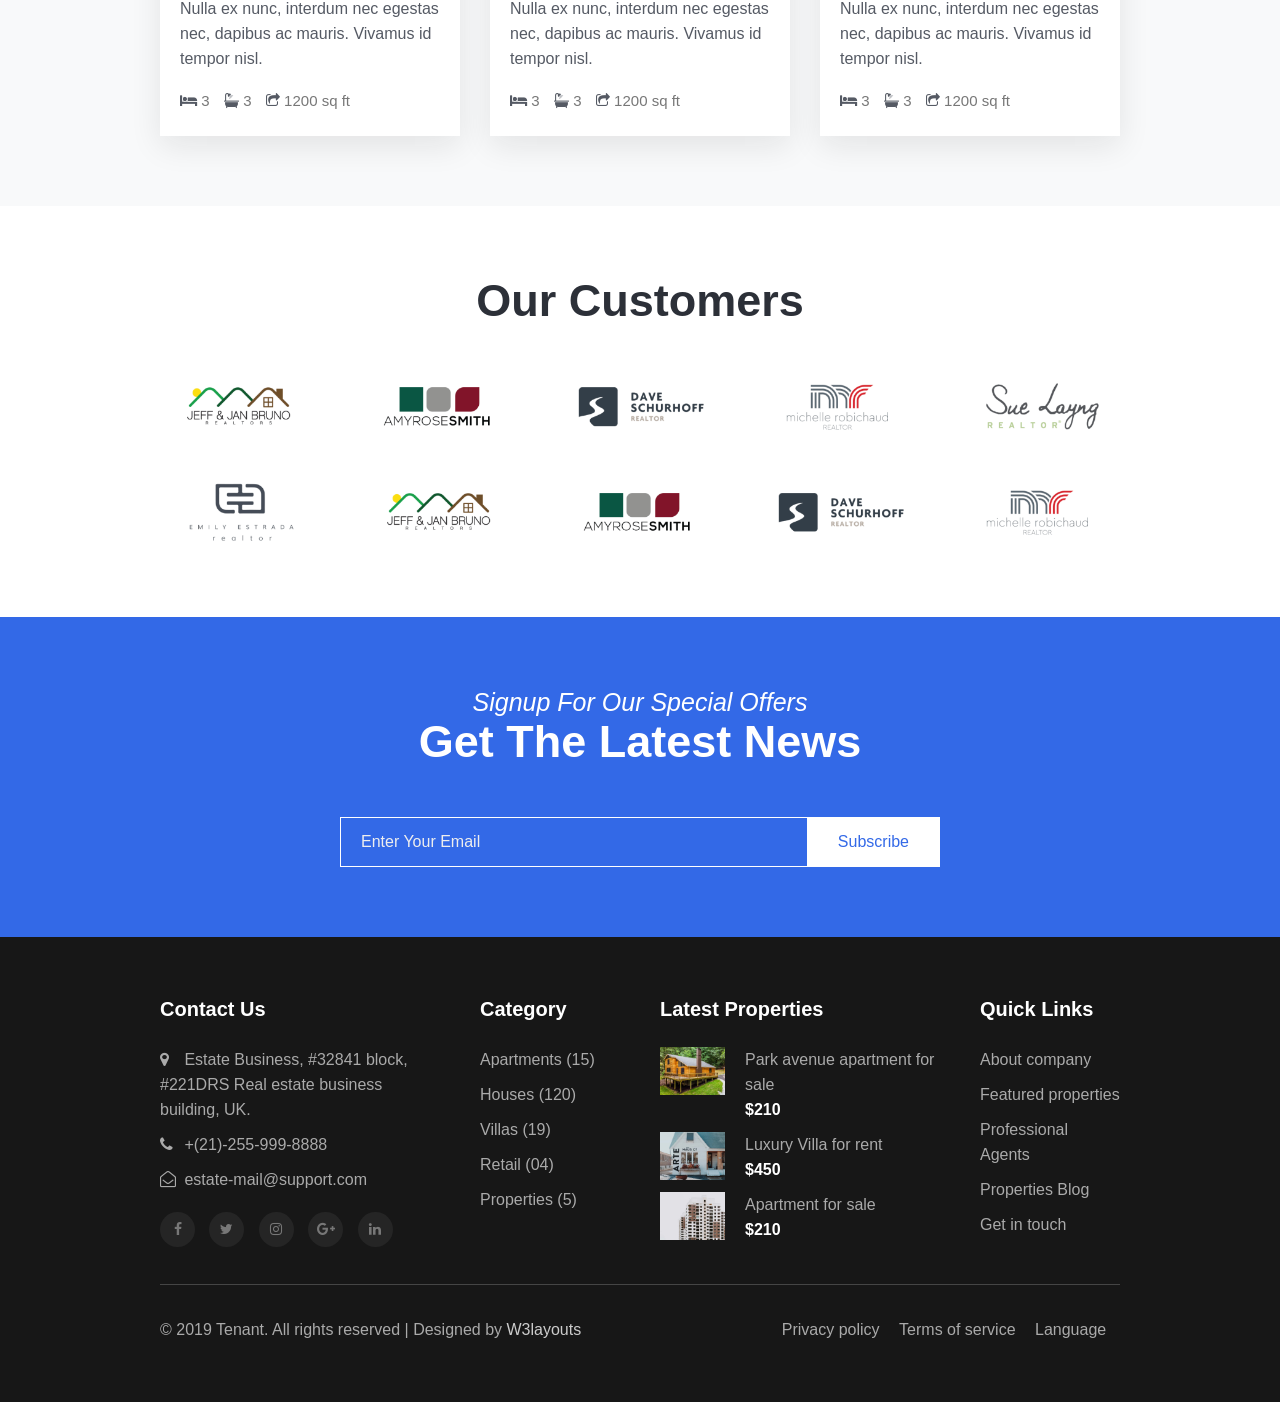
<file: EmlakSitesi/Templates/starter/index.html>
<!--
Author: W3layouts
Author URL: http://w3layouts.com
-->
<!DOCTYPE html>
<html lang="en">
<head>
  <meta charset="UTF-8">
  <meta name="viewport" content="width=device-width, initial-scale=1.0">
  <meta http-equiv="X-UA-Compatible" content="ie=edge">
  <title>Tenant a Real estate category Responsive Web Template | Home page : W3layouts</title>
  <link rel="stylesheet" href="assets/css/style-starter.css">
</head>
<body>
<!-- Topmenu-4 block -->
<section class="w3l-top-menu-4">
    <header class="top-menu4">
        <div class="wrapper">
            <div class="d-grid align-topmenu4">
                <div class="top-menu4-left d-grid align-items-menu4">
                    <ul class="social-icons">
                        <li class="facebook"><a href="#facebook"><span class="fa fa-facebook"></span></a></li>
                        <li class="twitter"><a href="#twitter"><span class="fa fa-twitter"></span></a></li>
                        <li class="instagram"><a href="#instagram"><span class="fa fa-instagram"></span></a></li>
                        <li class="google-plus"><a href="#google-plus"><span class="fa fa-google-plus"></span></a></li>
                        <li class="linkedin"><a href="#linkedin"><span class="fa fa-linkedin"></span></a></li>
                    </ul>
                </div>
                <div class="top-menu4-right">
                    <ul class="top-menu-right">
                        <li><a href="tel:+404 11-22-89"> <span class="fa fa-phone"> </span>+(12) 502 45-67-89</a> <span>Call us today</span> </li>
                        <li><a href="mailto:mail@estate.com"> <span class="fa fa-envelope-open-o"> </span>mail@estate.com</a> <span>Email us at</span> </li>
                        <li><p> <span class="fa fa-clock-o"> </span>09am- 12pm</p> <span>Open everyday</span></li>
                    </ul>
                </div>
            </div>
        </div>
    </header>
</section>
<!-- /Topmenu-4 block -->
<!-- Headers-4 block -->
<section class="w3l-header-4">
    <header id="headers4-block">
        <div class="wrapper">
            <div class="d-grid nav-mobile-block header-align">
                <div class="logo">
                    <a class="brand-logo" href="index.html"><span>Tenant</span></a>
                    <!-- if logo is image enable this   
                    <a class="brand-logo" href="#index.html">
                        <img src="image-path" alt="Your logo" title="Your logo" style="height:35px;" />
                    </a> -->
                </div>
                <input type="checkbox" id="nav" />
                <label class="nav" for="nav"></label>
                <nav>
                    <label for="drop" class="toggle">Menu</label>
                    <input type="checkbox" id="drop">
                    <ul class="menu">
                        <li><a href="index.html">Home</a></li>
                        <li><a href="about.html">About</a></li>
                        <li><a href="services.html">Services</a></li>
                        <li><a href="contact.html">Contact</a></li>
                    </ul>
                </nav>
            </div>
        </div>
    </header>
</section>
<!-- Headers-4 block -->
<!-- covers4 block -->
<section class="w3l-covers-4">
    <div id="covers4-block">
        <!-- main-slider -->
        <div class="main-slider">
            <div class="csslider infinity" id="slider1">
                <input type="radio" name="slides" checked="checked" id="slides_1" />
                <input type="radio" name="slides" id="slides_2" />
                <input type="radio" name="slides" id="slides_3" />
                <input type="radio" name="slides" id="slides_4" />
                <ul>
                    <li class="slider-bg-1">
                        <div class="slider-info-wrapper">
                            <div class="slider-info">
                                <div class="d-grid slide-two-col">
                                    <div class="slide-left-text">
                                        <h3>Find your perfect home </h3>
                                        <h3><span>starting from $ 750</span></h3>
                                        <p>Aliquam commodo finibus metus et tristique. Suspendisse luctus vel libero id sollicitudin. 
                                            Morbi cursus dolor lacus, quis efficitur justo auctor in. Pellentesque bibendum sit amet ante 
                                            non scelerisque. In faucibus eget odio at commodo.</p>
                                        <a href="about.html" class="btn button-style">Get Started</a>
                                        <a href="contact.html" class="btn button-style1">Contact us</a>
                                    </div>
                                </div>
                            </div>
                        </div>
                    </li>
                    <li class="slider-bg-2">
                            <div class="slider-info-wrapper">
                            <div class="slider-info">
                                <div class="d-grid slide-two-col">
                                    <div class="slide-left-text">
                                        <h3>Apartment for sale </h3>
                                        <h3><span>starting from $ 750</span></h3>
                                        <p>Aliquam commodo finibus metus et tristique. Suspendisse luctus vel libero id sollicitudin. 
                                            Morbi cursus dolor lacus, quis efficitur justo auctor in. Pellentesque bibendum sit amet ante 
                                            non scelerisque. In faucibus eget odio at commodo.</p>
                                        <a href="about.html" class="btn button-style">Get Started</a>
                                        <a href="contact.html" class="btn button-style1">Contact us</a>
                                    </div>
                                </div>
                            </div>
                        </div>
                    </li>
                    <li class="slider-bg-3">
                            <div class="slider-info-wrapper">
                            <div class="slider-info">
                                <div class="d-grid slide-two-col">
                                    <div class="slide-left-text">
                                        <h3>Villa of your dreams</h3>
                                        <h3><span>starting from $ 750</span></h3>
                                        <p>Aliquam commodo finibus metus et tristique. Suspendisse luctus vel libero id sollicitudin. 
                                            Morbi cursus dolor lacus, quis efficitur justo auctor in. Pellentesque bibendum sit amet ante 
                                            non scelerisque. In faucibus eget odio at commodo.</p>
                                        <a href="about.html" class="btn button-style">Get Started</a>
                                        <a href="contact.html" class="btn button-style1">Contact us</a>
                                    </div>
                                </div>
                            </div>
                        </div>
                    </li>
                </ul>
                <div class="arrows">
                    <label for="slides_1"></label>
                    <label for="slides_2"></label>
                    <label for="slides_3"></label>
                </div>
                <div class="navigation">
                    <div>
                        <label for="slides_1"></label>
                        <label for="slides_2"></label>
                        <label for="slides_3"></label>
                    </div>
                </div>
            </div>
        </div>
        <!-- /main-slider -->
    </div>
</section>
<!-- covers4 block -->
 <section class="w3l-feature-8">
     <div class="features-main">
         <div class="wrapper">
             <div class="features">
                 <div class="feature-1">
                     <div class="feature-body">
                         <div class="feature-images">
                             <span class="fa fa-rebel"></span>
                         </div>
                         <div class="feature-info">
                             <a href="#property">
                                 <h3 class="feature-titel">Design</h3>
                             </a>
                             <p class="feature-text">Vivamus id tempor nisl. Nulla a nibh sodales, interdum sapien at, sodales 
                                 metus. Curabitur aliquam feugiat metus, vel ipsum semper ut.</p></a>
                         </div>
                     </div>
                 </div>
                 <div class="feature-2">
                     <div class="feature-body">
                         <div class="feature-images">
                                <span class="fa fa-line-chart"></span>
                         </div>
                         <div class="feature-info">
                             <a href="#property">
                                 <h3 class="feature-titel">Strategy</h3>
                                 <p class="feature-text">Vivamus id tempor nisl. Nulla a nibh sodales, interdum sapien at, sodales 
                                     metus. Curabitur aliquam feugiat metus, vel ipsum semper ut.</p></a>
                         </div>
                     </div>
                 </div>
                 <div class="feature-3">
                     <div class="feature-body">
                         <div class="feature-images">
                                <span class="fa fa-rocket"></span>
                         </div>
                         <div class="feature-info">
                             <a href="#property">
                                 <h3 class="feature-titel">Marketing</h3>
                                 <p class="feature-text">Vivamus id tempor nisl. Nulla a nibh sodales, interdum sapien at, sodales 
                                     metus. Curabitur aliquam feugiat metus, vel ipsum semper ut.</p></a>
                         </div>
                     </div>
                 </div>
             </div>
         </div>
     </div>
 </section>
<!-- grids block 4 -->
<section class="w3l-grids-4">
    <div id="grids4-block">
        <div class="wrapper">
            <h3 class="heading-title">Properties available for rent</h3>
            <div class="owl-carousel owl-theme">
                <div class="item">
                    <div class="grids4-info">
                        <a href="#properties-single"><img src="assets/images/p-slide1.jpg" alt="" /></a>
                        <div class="info-bg">
                            <h5><a href="#properties-single">Park avenue apartment</a></h5>
                            <span class="price">$ 240/month</span>
                            <p>Nulla ex nunc, interdum nec egestas nec, dapibus ac mauris. Vivamus id tempor nisl.</p>
                            <ul>
                                <li><span class="fa fa-bed"></span> 3</li>
                                <li><span class="fa fa-bath"></span> 3</li>
                                <li><span class="fa fa-share-square-o"></span> 1200 sq ft</li>
                            </ul>
                        </div>
                    </div>
                </div>
                <div class="item">
                    <div class="grids4-info">
                        <a href="#properties-single"><img src="assets/images/p-slide2.jpg" alt="" /></a>
                        <div class="info-bg">
                            <h5><a href="#properties-single">Luxury villa</a></h5>
                            <span class="price">$ 240/month</span>
                            <p>Nulla ex nunc, interdum nec egestas nec, dapibus ac mauris. Vivamus id tempor nisl.</p>
                            <ul>
                                <li><span class="fa fa-bed"></span> 3</li>
                                <li><span class="fa fa-bath"></span> 3</li>
                                <li><span class="fa fa-share-square-o"></span> 1200 sq ft</li>
                            </ul>
                        </div>
                    </div>
                </div>
                <div class="item">
                    <div class="grids4-info">
                        <a href="#properties-single"><img src="assets/images/p-slide3.jpg" alt="" /></a>
                            <div class="info-bg">
                            <h5><a href="#properties-single"> Home for sale</a></h5>
                            <span class="price">$ 240/month</span>
                            <p>Nulla ex nunc, interdum nec egestas nec, dapibus ac mauris. Vivamus id tempor nisl.</p>
                            <ul>
                                <li><span class="fa fa-bed"></span> 3</li>
                                <li><span class="fa fa-bath"></span> 3</li>
                                <li><span class="fa fa-share-square-o"></span> 1200 sq ft</li>
                            </ul>
                        </div>
                    </div>
                </div>
                <div class="item">
                    <div class="grids4-info">
                        <a href="#properties-single"><img src="assets/images/property1.jpg" alt="" /></a>
                        <div class="info-bg">
                            <h5><a href="#properties-single">Park avenue apartment</a></h5>
                            <span class="price">$ 240/month</span>
                            <p>Nulla ex nunc, interdum nec egestas nec, dapibus ac mauris. Vivamus id tempor nisl.</p>
                            <ul>
                                <li><span class="fa fa-bed"></span> 3</li>
                                <li><span class="fa fa-bath"></span> 3</li>
                                <li><span class="fa fa-share-square-o"></span> 1200 sq ft</li>
                            </ul>
                        </div>
                    </div>
                </div>
                <div class="item">
                    <div class="grids4-info">
                        <a href="#properties-single"><img src="assets/images/property2.jpg" alt="" /></a>
                        <div class="info-bg">
                            <h5><a href="#properties-single">Home for sale</a></h5>
                            <span class="price">$ 240/month</span>
                            <p>Nulla ex nunc, interdum nec egestas nec, dapibus ac mauris. Vivamus id tempor nisl.</p>
                            <ul>
                                <li><span class="fa fa-bed"></span> 3</li>
                                <li><span class="fa fa-bath"></span> 3</li>
                                <li><span class="fa fa-share-square-o"></span> 1200 sq ft</li>
                            </ul>
                        </div>
                    </div>
                </div>
                <div class="item">
                    <div class="grids4-info">
                        <a href="#properties-single"><img src="assets/images/property3.jpg" alt="" /></a>
                        <div class="info-bg">
                            <h5><a href="#properties-single">Park avenue apartment</a></h5>
                            <span class="price">$ 240/month</span>
                            <p>Nulla ex nunc, interdum nec egestas nec, dapibus ac mauris. Vivamus id tempor nisl.</p>
                            <ul>
                                <li><span class="fa fa-bed"></span> 3</li>
                                <li><span class="fa fa-bath"></span> 3</li>
                                <li><span class="fa fa-share-square-o"></span> 1200 sq ft</li>
                            </ul>
                        </div>
                    </div>
                </div>
                <div class="item">
                    <div class="grids4-info">
                        <a href="#properties-single"><img src="assets/images/property3.jpg" alt="" /></a>
                        <div class="info-bg">
                            <h5><a href="#properties-single">Home for sale</a></h5>
                            <span class="price">$ 240/month</span>
                            <p>Nulla ex nunc, interdum nec egestas nec, dapibus ac mauris. Vivamus id tempor nisl.</p>
                            <ul>
                                <li><span class="fa fa-bed"></span> 3</li>
                                <li><span class="fa fa-bath"></span> 3</li>
                                <li><span class="fa fa-share-square-o"></span> 1200 sq ft</li>
                            </ul>
                        </div>
                    </div>
                </div>
                <div class="item">
                    <div class="grids4-info">
                        <a href="#properties-single"><img src="assets/images/p-slide1.jpg" alt="" /></a>
                        <div class="info-bg">
                            <h5><a href="#properties-single">Park avenue apartment</a></h5>
                            <span class="price">$ 240/month</span>
                            <p>Nulla ex nunc, interdum nec egestas nec, dapibus ac mauris. Vivamus id tempor nisl.</p>
                            <ul>
                                <li><span class="fa fa-bed"></span> 3</li>
                                <li><span class="fa fa-bath"></span> 3</li>
                                <li><span class="fa fa-share-square-o"></span> 1200 sq ft</li>
                            </ul>
                        </div>
                    </div>
                </div>
                <div class="item">
                    <div class="grids4-info">
                        <a href="#properties-single"><img src="assets/images/p-slide2.jpg" alt="" /></a>
                        <div class="info-bg">
                            <h5><a href="#properties-single">Park avenue apartment</a></h5>
                            <span class="price">$ 240/month</span>
                            <p>Nulla ex nunc, interdum nec egestas nec, dapibus ac mauris. Vivamus id tempor nisl.</p>
                            <ul>
                                <li><span class="fa fa-bed"></span> 3</li>
                                <li><span class="fa fa-bath"></span> 3</li>
                                <li><span class="fa fa-share-square-o"></span> 1200 sq ft</li>
                            </ul>
                        </div>
                    </div>
                </div>
            </div>
        </div>
    </div>
</section>
<!-- grids block 4 -->

<!-- js -->
<script src="assets/js/jquery-3.3.1.min.js"></script> <!-- jquery latest version 3.4.1 -->
<script src="assets/js/owl.carousel.js"></script> <!-- owl carousel -->

<script>
        $(document).ready(function () {
            $('.owl-carousel').owlCarousel({
                loop: true,
                margin: 0,
                responsiveClass: true,
                responsive: {
                    0: {
                        items: 1,
                        nav: true
                    },
                    600: {
                        items: 2,
                        nav: false,
                        margin: 20
                    },
                    1000: {
                        items: 3,
                        nav: true,
                        loop: true,
                        margin: 20
                    }
                }
            })
        })
    </script>
<!-- grid -->
<section class="w3l-grids-9">
    <div class="grid-top-9">
        <div class="wrapper">
            <h3 class="heading-title">Properties by area</h3>
            <div class="d-grid grid-col-2 grid-element-9">
                <div class="left-grid-ele-9 grid-bg1">
                    <div class="sub-wid-grid-9">
                        <h4 class="text-grid-9"><a href="#properties-single">New Jersy</a></h4>
                        <p class="sub-para">Perfect City!</p>
                        <span>8 properties</span>
                    </div>
                </div>
                <div class="left-grid-ele-9 grid-bg2">
                    <div class="sub-wid-grid-9">
                        <h4 class="text-grid-9"><a href="#properties-single">Paris</a></h4>
                        <p class="sub-para">Best Place to live</p>
                        <span>8 properties</span>
                    </div>
                </div>
            </div>
            <div class="d-grid grid-col-3 grid-element-9 margin-top">
                <div class="left-grid-ele-9 grid-bg3">
                    <div class="sub-wid-grid-9">
                        <h4 class="text-grid-9"><a href="#properties-single">London</a></h4>
                        <p class="sub-para">Perfect City!</p>
                        <span>15 properties</span>
                    </div>
                </div>
                <div class="left-grid-ele-9 grid-bg4">
                    <div class="sub-wid-grid-9">
                        <h4 class="text-grid-9"><a href="#properties-single">Japan</a></h4>
                        <p class="sub-para">Best Place to live</p>
                        <span>28 properties</span>
                    </div>
                </div>
                <div class="left-grid-ele-9 grid-bg5">
                    <div class="sub-wid-grid-9">
                        <h4 class="text-grid-9"><a href="#properties-single">France</a></h4>
                        <p class="sub-para">Best Place to live</p>
                        <span>12 properties</span>
                    </div>
                </div>
            </div>
        </div>
    </div>
</section>
<!-- //grid -->

<div class="w3l-products-4">
    <!-- Products4 block -->
    <div id="products4-block" class="text-center">
        <h3 class="heading-title">Our Properties</h3>
        <div class="wrapper">

            <input id="tab1" type="radio" name="tabs" checked>
            <label class="tabtle" for="tab1">Rentals</label>

            <input id="tab2" type="radio" name="tabs">
            <label class="tabtle" for="tab2">Sales</label>

            <input id="tab3" type="radio" name="tabs">
            <label class="tabtle" for="tab3">Apartments</label>

            <input id="tab4" type="radio" name="tabs">
            <label class="tabtle" for="tab4">Villas</label>

            <section id="content1" class="tab-content text-left">
                <div class="d-grid grid-col-3">
                    <div class="product">
                        <a href="#properties-single"><img src="assets/images/property1.jpg" class="img-responsive" alt="" /></a>
                        <!-- <div class="product-details">
                            <a href="#properties-single">Product name</a>
                            <span class="price">$240</span>
                        </div> -->
                        <div class="info-bg">
                            <h5><a href="#properties-single">Luxury villa for rent</a></h5>
                            <span class="price">$ 240/month</span>
                            <p>Nulla ex nunc, interdum nec egestas nec, dapibus ac mauris. Vivamus id tempor nisl.</p>
                            <ul>
                                <li><span class="fa fa-bed"></span> 3</li>
                                <li><span class="fa fa-bath"></span> 3</li>
                                <li><span class="fa fa-share-square-o"></span> 1200 sq ft</li>
                            </ul>
                        </div>
                    </div>
                    <div class="product">
                        <a href="#properties-single"><img src="assets/images/property4.jpg" class="img-responsive" alt="" /></a>
                        <!-- <div class="product-details">
                            <a href="#properties-single">Product name</a>
                            <span class="price">$100</span>
                        </div> -->
                        <div class="info-bg">
                            <h5><a href="#properties-single">Apartment flat for rent</a></h5>
                            <span class="price">$ 240/month</span>
                            <p>Nulla ex nunc, interdum nec egestas nec, dapibus ac mauris. Vivamus id tempor nisl.</p>
                            <ul>
                                <li><span class="fa fa-bed"></span> 3</li>
                                <li><span class="fa fa-bath"></span> 3</li>
                                <li><span class="fa fa-share-square-o"></span> 1200 sq ft</li>
                            </ul>
                        </div>
                    </div>
                    <div class="product">
                        <a href="#properties-single"> <img src="assets/images/p-slide4.jpg" class="img-responsive" alt="" /></a>
                        <!-- <div class="product-details">
                            <a href="#properties-single">Product name</a>
                            <span class="price">$55</span>
                        </div> -->
                        <div class="info-bg">
                            <h5><a href="#properties-single">luxury flat for rent</a></h5>
                            <span class="price">$ 240/month</span>
                            <p>Nulla ex nunc, interdum nec egestas nec, dapibus ac mauris. Vivamus id tempor nisl.</p>
                            <ul>
                                <li><span class="fa fa-bed"></span> 3</li>
                                <li><span class="fa fa-bath"></span> 3</li>
                                <li><span class="fa fa-share-square-o"></span> 1200 sq ft</li>
                            </ul>
                        </div>
                    </div>
                </div>
            </section>

            <section id="content2" class="tab-content text-left">
                    <div class="d-grid grid-col-3">
                        <div class="product">
                                <a href="#properties-single"><img src="assets/images/property2.jpg" class="img-responsive" alt="" /></a>
                            <!-- <div class="product-details">
                                <a href="#properties-single">Product name</a>
                                <span class="price">$150</span>
                            </div> -->
                        <div class="info-bg">
                            <h5><a href="#properties-single">Luxury villa for sale</a></h5>
                            <span class="price">$ 240/month</span>
                            <p>Nulla ex nunc, interdum nec egestas nec, dapibus ac mauris. Vivamus id tempor nisl.</p>
                            <ul>
                                <li><span class="fa fa-bed"></span> 3</li>
                                <li><span class="fa fa-bath"></span> 3</li>
                                <li><span class="fa fa-share-square-o"></span> 1200 sq ft</li>
                            </ul>
                        </div>
                        </div>
                        <div class="product">
                                <a href="#properties-single"><img src="assets/images/property3.jpg" class="img-responsive" alt="" /></a>
                            <!-- <div class="product-details">
                                <a href="#properties-single">Product name</a>
                                <span class="price">$149</span>
                            </div> -->
                        <div class="info-bg">
                            <h5><a href="#properties-single">Apartment for sale</a></h5>
                            <span class="price">$ 240/month</span>
                            <p>Nulla ex nunc, interdum nec egestas nec, dapibus ac mauris. Vivamus id tempor nisl.</p>
                            <ul>
                                <li><span class="fa fa-bed"></span> 3</li>
                                <li><span class="fa fa-bath"></span> 3</li>
                                <li><span class="fa fa-share-square-o"></span> 1200 sq ft</li>
                            </ul>
                        </div>
                        </div>
                        <div class="product">
                                <a href="#properties-single"><img src="assets/images/p-slide1.jpg" class="img-responsive" alt="" /></a>
                            <!-- <div class="product-details">
                                <a href="#properties-single">Product name</a>
                                <span class="price">$69</span>
                            </div> -->
                        <div class="info-bg">
                            <h5><a href="#properties-single">Home for sale</a></h5>
                            <span class="price">$ 240/month</span>
                            <p>Nulla ex nunc, interdum nec egestas nec, dapibus ac mauris. Vivamus id tempor nisl.</p>
                            <ul>
                                <li><span class="fa fa-bed"></span> 3</li>
                                <li><span class="fa fa-bath"></span> 3</li>
                                <li><span class="fa fa-share-square-o"></span> 1200 sq ft</li>
                            </ul>
                        </div>
                        </div>
                    </div>
            </section>

            <section id="content3" class="tab-content text-left">
                    <div class="d-grid grid-col-3">
                        <div class="product">
                            <a href="#properties-single"><img src="assets/images/property1.jpg" class="img-responsive" alt="" /></a>
                            <!-- <div class="product-details">
                                <a href="#properties-single">Product name</a>
                                <span class="price">$240</span>
                            </div> -->
                        <div class="info-bg">
                            <h5><a href="#properties-single">Park avenue apartment</a></h5>
                            <span class="price">$ 240/month</span>
                            <p>Nulla ex nunc, interdum nec egestas nec, dapibus ac mauris. Vivamus id tempor nisl.</p>
                            <ul>
                                <li><span class="fa fa-bed"></span> 3</li>
                                <li><span class="fa fa-bath"></span> 3</li>
                                <li><span class="fa fa-share-square-o"></span> 1200 sq ft</li>
                            </ul>
                        </div>
                        </div>
                        <div class="product">
                            <a href="#properties-single"><img src="assets/images/property4.jpg" class="img-responsive" alt="" /></a>
                            <!-- <div class="product-details">
                                <a href="#properties-single">Product name</a>
                                <span class="price">$100</span>
                            </div> -->
                        <div class="info-bg">
                            <h5><a href="#properties-single">Luxury apartment</a></h5>
                            <span class="price">$ 240/month</span>
                            <p>Nulla ex nunc, interdum nec egestas nec, dapibus ac mauris. Vivamus id tempor nisl.</p>
                            <ul>
                                <li><span class="fa fa-bed"></span> 3</li>
                                <li><span class="fa fa-bath"></span> 3</li>
                                <li><span class="fa fa-share-square-o"></span> 1200 sq ft</li>
                            </ul>
                        </div>
                        </div>
                        <div class="product">
                            <a href="#properties-single"> <img src="assets/images/p-slide4.jpg" class="img-responsive" alt="" /></a>
                            <!-- <div class="product-details">
                                <a href="#properties-single">Product name</a>
                                <span class="price">$55</span>
                            </div> -->
                        <div class="info-bg">
                            <h5><a href="#properties-single">Building apartment</a></h5>
                            <span class="price">$ 240/month</span>
                            <p>Nulla ex nunc, interdum nec egestas nec, dapibus ac mauris. Vivamus id tempor nisl.</p>
                            <ul>
                                <li><span class="fa fa-bed"></span> 3</li>
                                <li><span class="fa fa-bath"></span> 3</li>
                                <li><span class="fa fa-share-square-o"></span> 1200 sq ft</li>
                            </ul>
                        </div>
                        </div>
                    </div>
            </section>

            <section id="content4" class="tab-content text-left">
                    <div class="d-grid grid-col-3">
                        <div class="product">
                                <a href="#properties-single"><img src="assets/images/property2.jpg" class="img-responsive" alt="" /></a>
                            <!-- <div class="product-details">
                                <a href="#properties-single">Product name</a>
                                <span class="price">$895</span>
                            </div> -->
                        <div class="info-bg">
                            <h5><a href="#properties-single">Luxury villa</a></h5>
                            <span class="price">$ 240/month</span>
                            <p>Nulla ex nunc, interdum nec egestas nec, dapibus ac mauris. Vivamus id tempor nisl.</p>
                            <ul>
                                <li><span class="fa fa-bed"></span> 3</li>
                                <li><span class="fa fa-bath"></span> 3</li>
                                <li><span class="fa fa-share-square-o"></span> 1200 sq ft</li>
                            </ul>
                        </div>
                        </div>
                        <div class="product">
                                <a href="#properties-single"><img src="assets/images/property3.jpg" class="img-responsive" alt="" /></a>
                            <!-- <div class="product-details">
                                <a href="#properties-single">Product name</a>
                                <span class="price">$99</span>
                            </div> -->
                        <div class="info-bg">
                            <h5><a href="#properties-single">Home villas for you</a></h5>
                            <span class="price">$ 240/month</span>
                            <p>Nulla ex nunc, interdum nec egestas nec, dapibus ac mauris. Vivamus id tempor nisl.</p>
                            <ul>
                                <li><span class="fa fa-bed"></span> 3</li>
                                <li><span class="fa fa-bath"></span> 3</li>
                                <li><span class="fa fa-share-square-o"></span> 1200 sq ft</li>
                            </ul>
                        </div>
                        </div>
                        <div class="product">
                                <a href="#properties-single"><img src="assets/images/p-slide1.jpg" class="img-responsive" alt="" /></a>
                            <!-- <div class="product-details">
                                <a href="#properties-single">Product name</a>
                                <span class="price">$69</span>
                            </div> -->
                        <div class="info-bg">
                            <h5><a href="#properties-single">Rental villas</a></h5>
                            <span class="price">$ 240/month</span>
                            <p>Nulla ex nunc, interdum nec egestas nec, dapibus ac mauris. Vivamus id tempor nisl.</p>
                            <ul>
                                <li><span class="fa fa-bed"></span> 3</li>
                                <li><span class="fa fa-bath"></span> 3</li>
                                <li><span class="fa fa-share-square-o"></span> 1200 sq ft</li>
                            </ul>
                        </div>
                        </div>
                    </div>
            </section>
        </div>
    </div>
    <!-- Products4 block -->
</div>
<section class="w3l-companies-hny-6">
       <!-- /grids -->
          <div class="companies-layout">
			   <div class="wrapper">
			      <h3 class="heading-title">Our Customers</h3>
				 <div class="grid grid-column-5">
				  
						<div class="column">
						    <div class="company-gd">	  
							   <a href="#client"><img class="img-responsive" src="assets/images/client1.png" alt="client"> </a>
						    </div>
						</div>
						<div class="column">
						     <div class="company-gd">	  
							   <a href="#client"><img class="img-responsive" src="assets/images/client2.png" alt="client"> </a>
						    </div>
						</div>
						<div class="column">
						   <div class="company-gd">	  
							   <a href="#client"><img class="img-responsive" src="assets/images/client3.png" alt="client"> </a>
						    </div>
						</div>
						<div class="column">
						    <div class="company-gd">	  
							   <a href="#client"><img class="img-responsive" src="assets/images/client4.png" alt="client"> </a>
						    </div>
						</div>
						<div class="column">
						   <div class="company-gd">	  
							   <a href="#client"><img class="img-responsive" src="assets/images/client5.png" alt="client"> </a>
						    </div>
						</div>
						<div class="column">
						    <div class="company-gd">	  
							   <a href="#client"><img class="img-responsive" src="assets/images/client6.png" alt="client"> </a>
						    </div>
						</div>
						<div class="column">
						     <div class="company-gd">	  
							   <a href="#client"><img class="img-responsive" src="assets/images/client1.png" alt="client"> </a>
						    </div>
						</div>
						<div class="column">
						   <div class="company-gd">	  
							   <a href="#client"><img class="img-responsive" src="assets/images/client2.png" alt="client"> </a>
						    </div>
						</div>
						<div class="column">
						    <div class="company-gd">	  
							   <a href="#"><img class="img-responsive" src="assets/images/client3.png" alt="client"> </a>
						    </div>
						</div>
						<div class="column">
						   <div class="company-gd">	  
							   <a href="#client"><img class="img-responsive" src="assets/images/client4.png" alt="client"> </a>
						    </div>
						</div>
					
			   </div>
		
		   </div>
          <!-- //grids -->
        </section>




<!-- subscribe -->
<section class="w3l-subscribe-1">
    <div class="wrapper">
        <h4>signup for our special offers</h4>
        <h3 class="heading-title">Get the latest news</h3>
        <div class="form">
            <form action="#" method="post" class="subscribe-form">
                <input type="email" name="email" placeholder="enter your email" required>
                <button class="btn">Subscribe</button>
            </form>
        </div>
    </div>
</section>
<!-- //subscribe -->
<!-- footer-29 block -->
<section class="w3l-footer-29-main">
    <div class="footer-29">
        <div class="wrapper">
            <div class="d-grid grid-col-4 footer-top-29">
                <div class="footer-list-29 footer-1">
                    <h6 class="footer-title-29">Contact Us</h6>
                    <ul>
                        <li><p><span class="fa fa-map-marker"></span> Estate Business, #32841 block, #221DRS Real estate business building, UK.</p></li>
                        <li><a href="tel:+7-800-999-800"><span class="fa fa-phone"></span> +(21)-255-999-8888</a></li>
                        <li><a href="mailto:estate-mail@support.com" class="mail"><span class="fa fa-envelope-open-o"></span> estate-mail@support.com</a></li>
                    </ul>
                    <div class="main-social-footer-29">
                        <a href="#facebook" class="facebook"><span class="fa fa-facebook"></span></a>
                        <a href="#twitter" class="twitter"><span class="fa fa-twitter"></span></a>
                        <a href="#instagram" class="instagram"><span class="fa fa-instagram"></span></a>
                        <a href="#google-plus" class="google-plus"><span class="fa fa-google-plus"></span></a>
                        <a href="#linkedin" class="linkedin"><span class="fa fa-linkedin"></span></a>
                    </div>
                </div>
                <div class="footer-list-29 footer-2">
                    <ul>
                        <h6 class="footer-title-29">Category</h6>
                        <li><a href="#link">Apartments (15)</a></li>
                        <li><a href="#link">Houses (120)</a></li>
                        <li><a href="#link">Villas (19)</a></li>
                        <li><a href="#link">Retail (04)</a></li>
                        <li><a href="#link">Properties (5)</a></li>
                    </ul>
                </div>
                <div class="footer-list-29 footer-3">
                    <div class="properties">
                        <h6 class="footer-title-29">Latest Properties</h6>
                        <a href="#blog-single"><img src="assets/images/blog-3.jpg" class="img-responsive" alt="" /><p>Park avenue apartment for sale<span>$210</span></p></a>
                        <a href="#blog-single"><img src="assets/images/blog-2.jpg" class="img-responsive" alt="" /><p>Luxury Villa for rent<span>$450</span></p></a>
                        <a href="#blog-single"><img src="assets/images/blog-4.jpg" class="img-responsive" alt="" /><p>Apartment for sale<span>$210</span></p></a>
                    </div>
                </div>
                <div class="footer-list-29 footer-4">
                    <ul>
                        <h6 class="footer-title-29">Quick Links</h6>
                        <li><a href="about.html">About company</a></li>
                        <li><a href="#featured">Featured properties</a></li>
                        <li><a href="#team">Professional Agents</a></li>
                        <li><a href="#blog">Properties Blog</a></li>
                        <li><a href="contact.html">Get in touch</a></li>
                    </ul>
                </div>
            </div>
            <div class="d-grid grid-col-2 bottom-copies">
                <p class="copy-footer-29">© 2019 Tenant. All rights reserved | Designed by <a href="https://w3layouts.com">W3layouts</a></p>
                 <ul class="list-btm-29">
                        <li><a href="#link">Privacy policy</a></li>
                        <li><a href="#link">Terms of service</a></li>
                        <li>
                            <select name="carlist" form="carform">
                                <option value="Language">Language</option>
                                <option value="Language">Language 1</option>
                                <option value="Language">Language 2</option>
                                <option value="Language">Language 3</option>
                            </select>
                        </li>
                    </ul>
            </div>
        </div>
    </div>
</section>
<!-- //footer-29 block -->

<!-- move top -->
<button onclick="topFunction()" id="movetop" title="Go to top">
    <span class="fa fa-angle-up"></span>
    </button>
    <script>
        // When the user scrolls down 20px from the top of the document, show the button
        window.onscroll = function() {scrollFunction()};
        
        function scrollFunction() {
        if (document.body.scrollTop > 20 || document.documentElement.scrollTop > 20) {
            document.getElementById("movetop").style.display = "block";
        } else {
            document.getElementById("movetop").style.display = "none";
        }
        }
        
        // When the user clicks on the button, scroll to the top of the document
        function topFunction() {
        document.body.scrollTop = 0;
        document.documentElement.scrollTop = 0;
        }
        </script>
    <!-- /move top -->
</body>
</html>
</file>
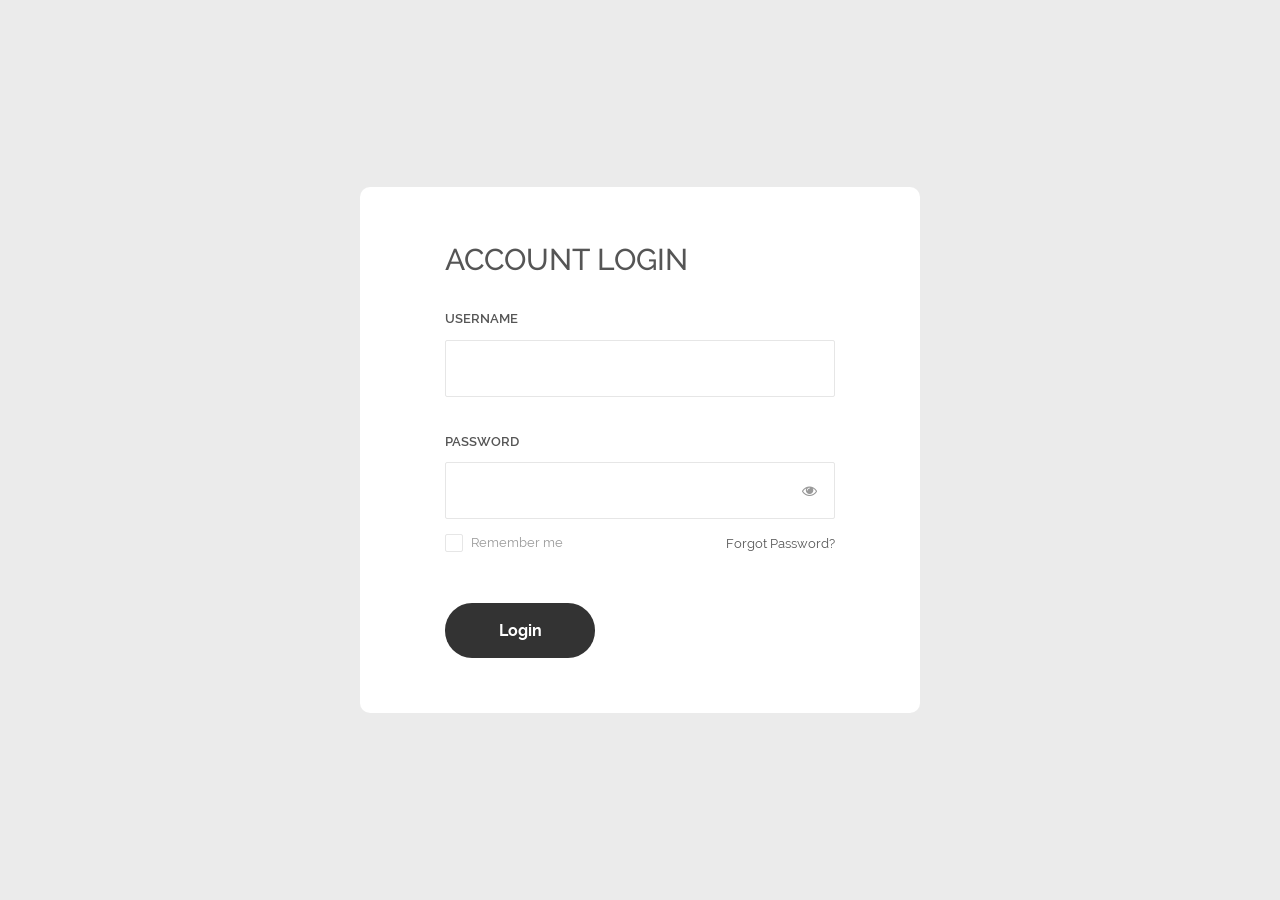
<file: EmlakSitesi/Templates/login/Login_v14/index.html>
<!DOCTYPE html>
<html lang="en">
<head>
	<title>Login V14</title>
	<meta charset="UTF-8">
	<meta name="viewport" content="width=device-width, initial-scale=1">
<!--===============================================================================================-->	
	<link rel="icon" type="image/png" href="images/icons/favicon.ico"/>
<!--===============================================================================================-->
	<link rel="stylesheet" type="text/css" href="vendor/bootstrap/css/bootstrap.min.css">
<!--===============================================================================================-->
	<link rel="stylesheet" type="text/css" href="fonts/font-awesome-4.7.0/css/font-awesome.min.css">
<!--===============================================================================================-->
	<link rel="stylesheet" type="text/css" href="fonts/Linearicons-Free-v1.0.0/icon-font.min.css">
<!--===============================================================================================-->
	<link rel="stylesheet" type="text/css" href="vendor/animate/animate.css">
<!--===============================================================================================-->	
	<link rel="stylesheet" type="text/css" href="vendor/css-hamburgers/hamburgers.min.css">
<!--===============================================================================================-->
	<link rel="stylesheet" type="text/css" href="vendor/animsition/css/animsition.min.css">
<!--===============================================================================================-->
	<link rel="stylesheet" type="text/css" href="vendor/select2/select2.min.css">
<!--===============================================================================================-->	
	<link rel="stylesheet" type="text/css" href="vendor/daterangepicker/daterangepicker.css">
<!--===============================================================================================-->
	<link rel="stylesheet" type="text/css" href="css/util.css">
	<link rel="stylesheet" type="text/css" href="css/main.css">
<!--===============================================================================================-->
</head>
<body>
	
	<div class="limiter">
		<div class="container-login100">
			<div class="wrap-login100 p-l-85 p-r-85 p-t-55 p-b-55">
				<form class="login100-form validate-form flex-sb flex-w">
					<span class="login100-form-title p-b-32">
						Account Login
					</span>

					<span class="txt1 p-b-11">
						Username
					</span>
					<div class="wrap-input100 validate-input m-b-36" data-validate = "Username is required">
						<input class="input100" type="text" name="username" >
						<span class="focus-input100"></span>
					</div>
					
					<span class="txt1 p-b-11">
						Password
					</span>
					<div class="wrap-input100 validate-input m-b-12" data-validate = "Password is required">
						<span class="btn-show-pass">
							<i class="fa fa-eye"></i>
						</span>
						<input class="input100" type="password" name="pass" >
						<span class="focus-input100"></span>
					</div>
					
					<div class="flex-sb-m w-full p-b-48">
						<div class="contact100-form-checkbox">
							<input class="input-checkbox100" id="ckb1" type="checkbox" name="remember-me">
							<label class="label-checkbox100" for="ckb1">
								Remember me
							</label>
						</div>

						<div>
							<a href="#" class="txt3">
								Forgot Password?
							</a>
						</div>
					</div>

					<div class="container-login100-form-btn">
						<button class="login100-form-btn">
							Login
						</button>
					</div>

				</form>
			</div>
		</div>
	</div>
	

	<div id="dropDownSelect1"></div>
	
<!--===============================================================================================-->
	<script src="vendor/jquery/jquery-3.2.1.min.js"></script>
<!--===============================================================================================-->
	<script src="vendor/animsition/js/animsition.min.js"></script>
<!--===============================================================================================-->
	<script src="vendor/bootstrap/js/popper.js"></script>
	<script src="vendor/bootstrap/js/bootstrap.min.js"></script>
<!--===============================================================================================-->
	<script src="vendor/select2/select2.min.js"></script>
<!--===============================================================================================-->
	<script src="vendor/daterangepicker/moment.min.js"></script>
	<script src="vendor/daterangepicker/daterangepicker.js"></script>
<!--===============================================================================================-->
	<script src="vendor/countdowntime/countdowntime.js"></script>
<!--===============================================================================================-->
	<script src="js/main.js"></script>

</body>
</html>
</file>
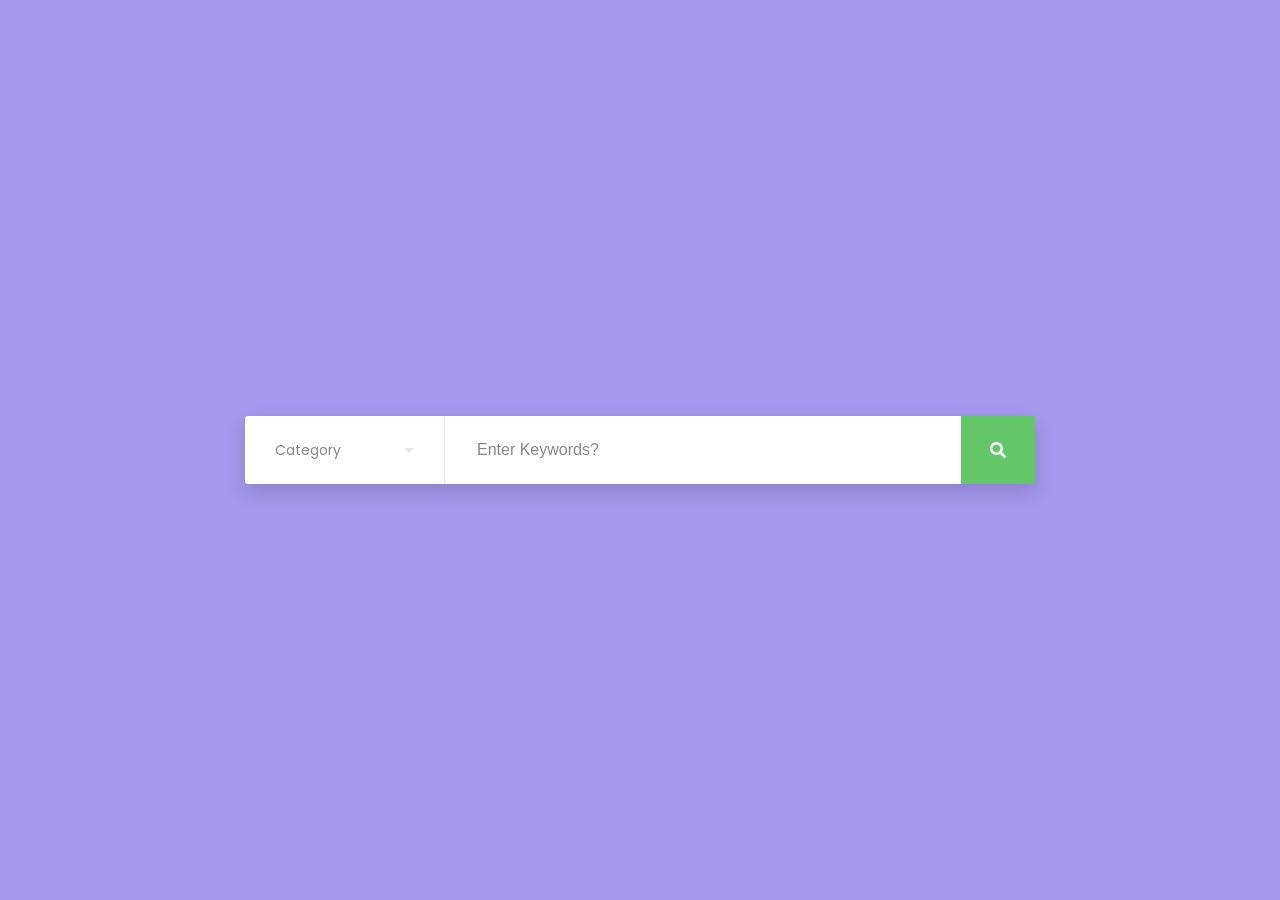
<file: EmlakSitesi/Templates/search/colorlib-search-3/index.html>
<html>
  <head>
    <meta http-equiv="Content-Type" content="text/html; charset=UTF-8" />
    <meta name="viewport" content="width=device-width, initial-scale=1" />
    <meta http-equiv="X-UA-Compatible" content="IE=edge" />
    <meta name="author" content="colorlib.com">
    <link href="https://fonts.googleapis.com/css?family=Poppins" rel="stylesheet" />
    <link href="css/main.css" rel="stylesheet" />
  </head>
  <body>
    <div class="s003">
      <form>
        <div class="inner-form">
          <div class="input-field first-wrap">
            <div class="input-select">
              <select data-trigger="" name="choices-single-defaul">
                <option placeholder="">Category</option>
                <option>New Arrivals</option>
                <option>Sale</option>
                <option>Ladies</option>
                <option>Men</option>
                <option>Clothing</option>
                <option>Footwear</option>
                <option>Accessories</option>
              </select>
            </div>
          </div>
          <div class="input-field second-wrap">
            <input id="search" type="text" placeholder="Enter Keywords?" />
          </div>
          <div class="input-field third-wrap">
            <button class="btn-search" type="button">
              <svg class="svg-inline--fa fa-search fa-w-16" aria-hidden="true" data-prefix="fas" data-icon="search" role="img" xmlns="http://www.w3.org/2000/svg" viewBox="0 0 512 512">
                <path fill="currentColor" d="M505 442.7L405.3 343c-4.5-4.5-10.6-7-17-7H372c27.6-35.3 44-79.7 44-128C416 93.1 322.9 0 208 0S0 93.1 0 208s93.1 208 208 208c48.3 0 92.7-16.4 128-44v16.3c0 6.4 2.5 12.5 7 17l99.7 99.7c9.4 9.4 24.6 9.4 33.9 0l28.3-28.3c9.4-9.4 9.4-24.6.1-34zM208 336c-70.7 0-128-57.2-128-128 0-70.7 57.2-128 128-128 70.7 0 128 57.2 128 128 0 70.7-57.2 128-128 128z"></path>
              </svg>
            </button>
          </div>
        </div>
      </form>
    </div>
    <script src="js/extention/choices.js"></script>
    <script>
      const choices = new Choices('[data-trigger]',
      {
        searchEnabled: false,
        itemSelectText: '',
      });

    </script>
  </body><!-- This templates was made by Colorlib (https://colorlib.com) -->
</html>
</file>
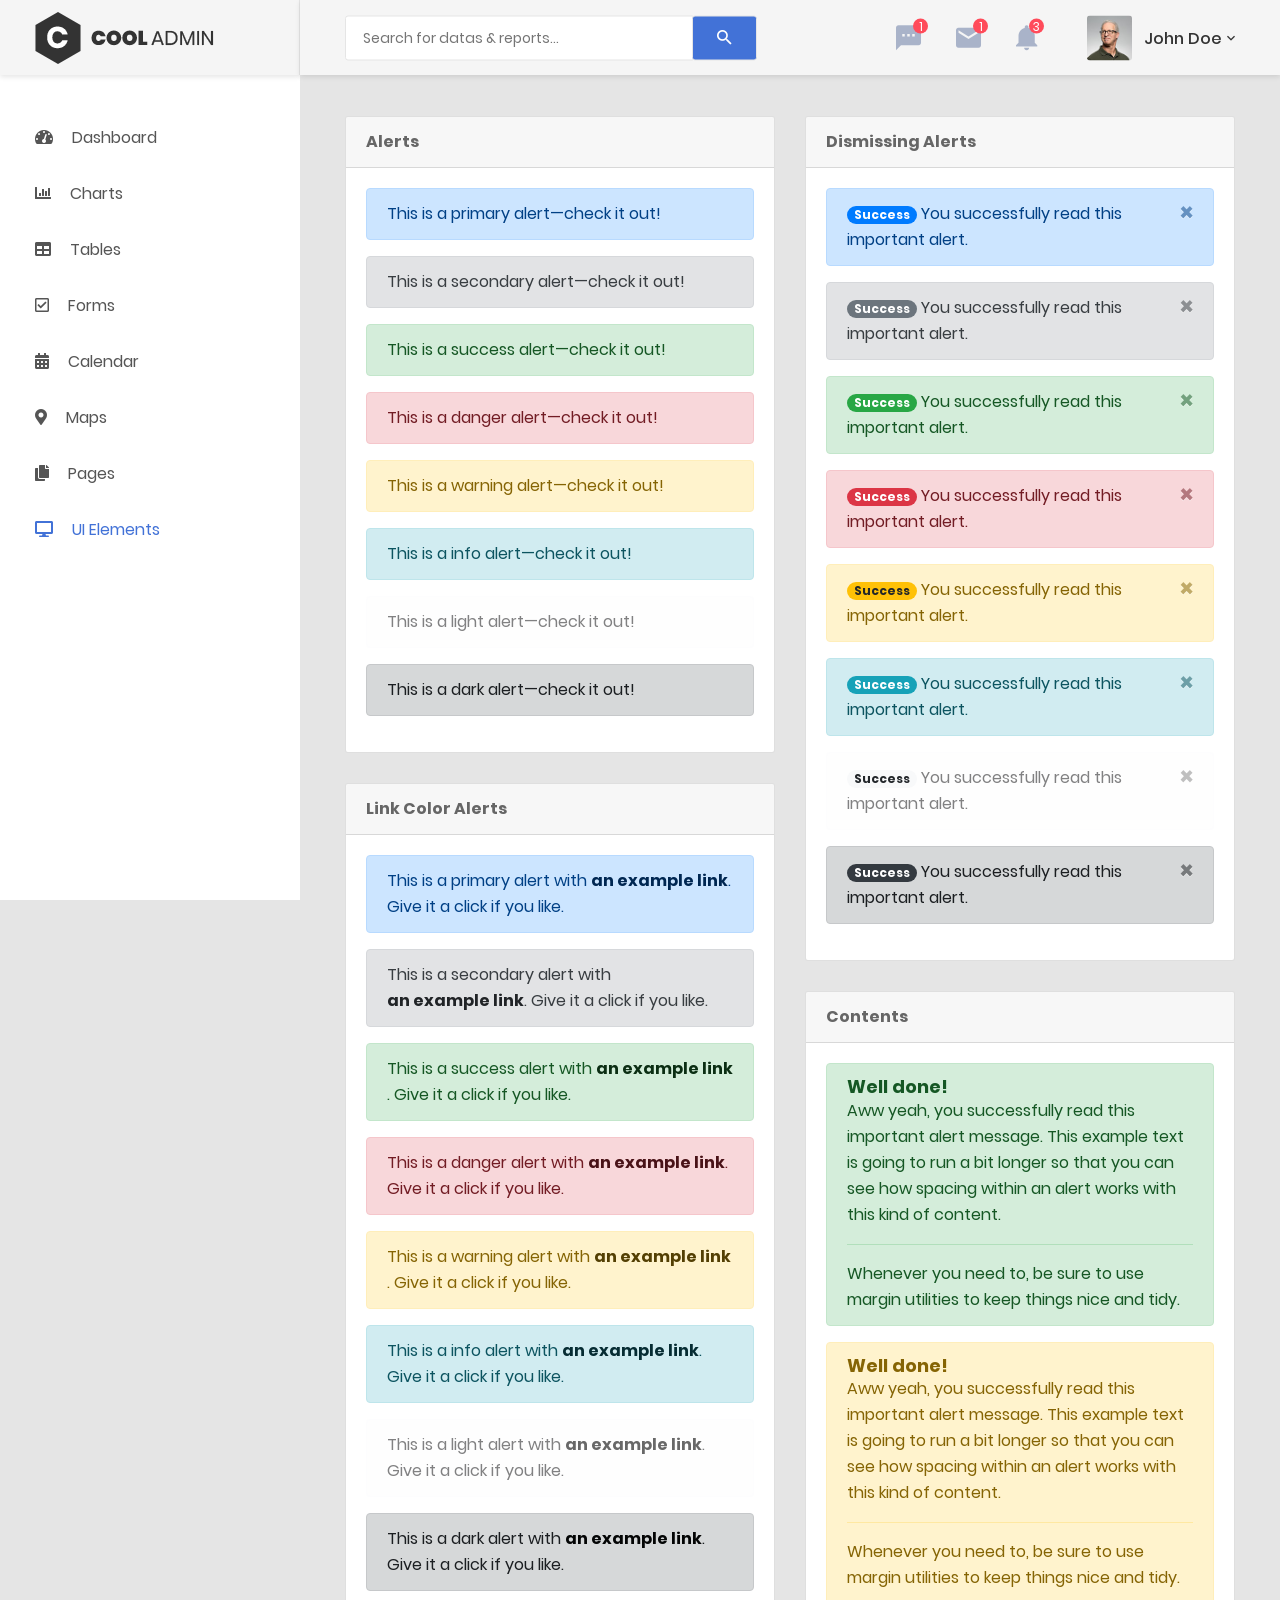
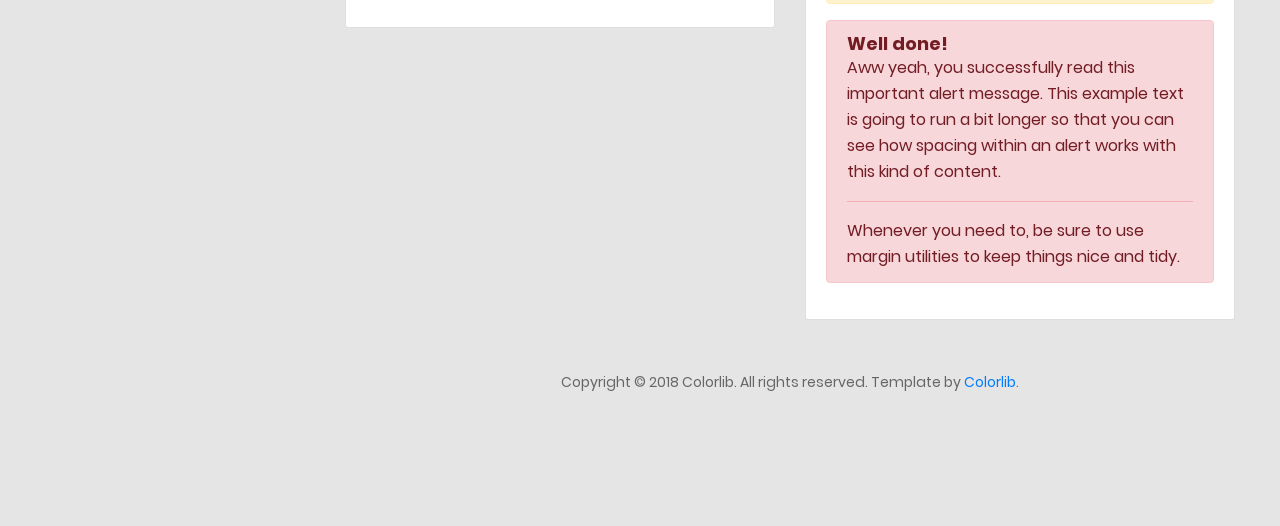
<file: EmlakSitesi/Templates/admin/alert.html>
<!DOCTYPE html>
<html lang="en">

<head>
	<!-- Required meta tags-->
	<meta charset="UTF-8">
	<meta name="viewport" content="width=device-width, initial-scale=1, shrink-to-fit=no">
	<meta name="description" content="au theme template">
	<meta name="author" content="Hau Nguyen">
	<meta name="keywords" content="au theme template">

	<!-- Title Page-->
	<title>Alert</title>

	<!-- Fontfaces CSS-->
	<link href="css/font-face.css" rel="stylesheet" media="all">
	<link href="vendor/font-awesome-4.7/css/font-awesome.min.css" rel="stylesheet" media="all">
	<link href="vendor/font-awesome-5/css/fontawesome-all.min.css" rel="stylesheet" media="all">
	<link href="vendor/mdi-font/css/material-design-iconic-font.min.css" rel="stylesheet" media="all">

	<!-- Bootstrap CSS-->
	<link href="vendor/bootstrap-4.1/bootstrap.min.css" rel="stylesheet" media="all">

	<!-- Vendor CSS-->
	<link href="vendor/animsition/animsition.min.css" rel="stylesheet" media="all">
	<link href="vendor/bootstrap-progressbar/bootstrap-progressbar-3.3.4.min.css" rel="stylesheet" media="all">
	<link href="vendor/wow/animate.css" rel="stylesheet" media="all">
	<link href="vendor/css-hamburgers/hamburgers.min.css" rel="stylesheet" media="all">
	<link href="vendor/slick/slick.css" rel="stylesheet" media="all">
	<link href="vendor/select2/select2.min.css" rel="stylesheet" media="all">
	<link href="vendor/perfect-scrollbar/perfect-scrollbar.css" rel="stylesheet" media="all">

	<!-- Main CSS-->
	<link href="css/theme.css" rel="stylesheet" media="all">

</head>

<body class="animsition">
	<div class="page-wrapper">
		<!-- HEADER MOBILE-->
		<header class="header-mobile d-block d-lg-none">
			<div class="header-mobile__bar">
				<div class="container-fluid">
					<div class="header-mobile-inner">
						<a class="logo" href="index.html">
							<img src="images/icon/logo.png" alt="CoolAdmin" />
						</a>
						<button class="hamburger hamburger--slider" type="button">
							<span class="hamburger-box">
								<span class="hamburger-inner"></span>
							</span>
						</button>
					</div>
				</div>
			</div>
			<nav class="navbar-mobile">
				<div class="container-fluid">
					<ul class="navbar-mobile__list list-unstyled">
						<li class="has-sub">
							<a class="js-arrow" href="#">
								<i class="fas fa-tachometer-alt"></i>Dashboard</a>
							<ul class="navbar-mobile-sub__list list-unstyled js-sub-list">
								<li>
									<a href="index.html">Dashboard 1</a>
								</li>
								<li>
									<a href="index2.html">Dashboard 2</a>
								</li>
								<li>
									<a href="index3.html">Dashboard 3</a>
								</li>
								<li>
									<a href="index4.html">Dashboard 4</a>
								</li>
							</ul>
						</li>
						<li>
							<a href="chart.html">
								<i class="fas fa-chart-bar"></i>Charts</a>
						</li>
						<li>
							<a href="table.html">
								<i class="fas fa-table"></i>Tables</a>
						</li>
						<li>
							<a href="form.html">
								<i class="far fa-check-square"></i>Forms</a>
						</li>
						<li>
							<a href="calendar.html">
								<i class="fas fa-calendar-alt"></i>Calendar</a>
						</li>
						<li>
							<a href="map.html">
								<i class="fas fa-map-marker-alt"></i>Maps</a>
						</li>
						<li class="has-sub">
							<a class="js-arrow" href="#">
								<i class="fas fa-copy"></i>Pages</a>
							<ul class="navbar-mobile-sub__list list-unstyled js-sub-list">
								<li>
									<a href="login.html">Login</a>
								</li>
								<li>
									<a href="register.html">Register</a>
								</li>
								<li>
									<a href="forget-pass.html">Forget Password</a>
								</li>
							</ul>
						</li>
						<li class="has-sub">
							<a class="js-arrow" href="#">
								<i class="fas fa-desktop"></i>UI Elements</a>
							<ul class="navbar-mobile-sub__list list-unstyled js-sub-list">
								<li>
									<a href="button.html">Button</a>
								</li>
								<li>
									<a href="badge.html">Badges</a>
								</li>
								<li>
									<a href="tab.html">Tabs</a>
								</li>
								<li>
									<a href="card.html">Cards</a>
								</li>
								<li>
									<a href="alert.html">Alerts</a>
								</li>
								<li>
									<a href="progress-bar.html">Progress Bars</a>
								</li>
								<li>
									<a href="modal.html">Modals</a>
								</li>
								<li>
									<a href="switch.html">Switchs</a>
								</li>
								<li>
									<a href="grid.html">Grids</a>
								</li>
								<li>
									<a href="fontawesome.html">Fontawesome Icon</a>
								</li>
								<li>
									<a href="typo.html">Typography</a>
								</li>
							</ul>
						</li>
					</ul>
				</div>
			</nav>
		</header>
		<!-- END HEADER MOBILE-->

		<!-- MENU SIDEBAR-->
		<aside class="menu-sidebar d-none d-lg-block">
			<div class="logo">
				<a href="#">
					<img src="images/icon/logo.png" alt="Cool Admin" />
				</a>
			</div>
			<div class="menu-sidebar__content js-scrollbar1">
				<nav class="navbar-sidebar">
					<ul class="list-unstyled navbar__list">
						<li class="has-sub">
							<a class="js-arrow" href="#">
								<i class="fas fa-tachometer-alt"></i>Dashboard</a>
							<ul class="list-unstyled navbar__sub-list js-sub-list">
								<li>
									<a href="index.html">Dashboard 1</a>
								</li>
								<li>
									<a href="index2.html">Dashboard 2</a>
								</li>
								<li>
									<a href="index3.html">Dashboard 3</a>
								</li>
								<li>
									<a href="index4.html">Dashboard 4</a>
								</li>
							</ul>
						</li>
						<li>
							<a href="chart.html">
								<i class="fas fa-chart-bar"></i>Charts</a>
						</li>
						<li>
							<a href="table.html">
								<i class="fas fa-table"></i>Tables</a>
						</li>
						<li>
							<a href="form.html">
								<i class="far fa-check-square"></i>Forms</a>
						</li>
						<li>
							<a href="calendar.html">
								<i class="fas fa-calendar-alt"></i>Calendar</a>
						</li>
						<li>
							<a href="map.html">
								<i class="fas fa-map-marker-alt"></i>Maps</a>
						</li>
						<li class="has-sub">
							<a class="js-arrow" href="#">
								<i class="fas fa-copy"></i>Pages</a>
							<ul class="list-unstyled navbar__sub-list js-sub-list">
								<li>
									<a href="login.html">Login</a>
								</li>
								<li>
									<a href="register.html">Register</a>
								</li>
								<li>
									<a href="forget-pass.html">Forget Password</a>
								</li>
							</ul>
						</li>
						<li class="active has-sub">
							<a class="js-arrow" href="#">
								<i class="fas fa-desktop"></i>UI Elements</a>
							<ul class="list-unstyled navbar__sub-list js-sub-list">
								<li>
									<a href="button.html">Button</a>
								</li>
								<li>
									<a href="badge.html">Badges</a>
								</li>
								<li>
									<a href="tab.html">Tabs</a>
								</li>
								<li>
									<a href="card.html">Cards</a>
								</li>
								<li>
									<a href="alert.html">Alerts</a>
								</li>
								<li>
									<a href="progress-bar.html">Progress Bars</a>
								</li>
								<li>
									<a href="modal.html">Modals</a>
								</li>
								<li>
									<a href="switch.html">Switchs</a>
								</li>
								<li>
									<a href="grid.html">Grids</a>
								</li>
								<li>
									<a href="fontawesome.html">Fontawesome Icon</a>
								</li>
								<li>
									<a href="typo.html">Typography</a>
								</li>
							</ul>
						</li>
					</ul>
				</nav>
			</div>
		</aside>
		<!-- END MENU SIDEBAR-->

		<!-- PAGE CONTAINER-->
		<div class="page-container">
			<!-- HEADER DESKTOP-->
			<header class="header-desktop">
				<div class="section__content section__content--p30">
					<div class="container-fluid">
						<div class="header-wrap">
							<form class="form-header" action="" method="POST">
								<input class="au-input au-input--xl" type="text" name="search" placeholder="Search for datas &amp; reports..." />
								<button class="au-btn--submit" type="submit">
									<i class="zmdi zmdi-search"></i>
								</button>
							</form>
							<div class="header-button">
								<div class="noti-wrap">
									<div class="noti__item js-item-menu">
										<i class="zmdi zmdi-comment-more"></i>
										<span class="quantity">1</span>
										<div class="mess-dropdown js-dropdown">
											<div class="mess__title">
												<p>You have 2 news message</p>
											</div>
											<div class="mess__item">
												<div class="image img-cir img-40">
													<img src="images/icon/avatar-06.jpg" alt="Michelle Moreno" />
												</div>
												<div class="content">
													<h6>Michelle Moreno</h6>
													<p>Have sent a photo</p>
													<span class="time">3 min ago</span>
												</div>
											</div>
											<div class="mess__item">
												<div class="image img-cir img-40">
													<img src="images/icon/avatar-04.jpg" alt="Diane Myers" />
												</div>
												<div class="content">
													<h6>Diane Myers</h6>
													<p>You are now connected on message</p>
													<span class="time">Yesterday</span>
												</div>
											</div>
											<div class="mess__footer">
												<a href="#">View all messages</a>
											</div>
										</div>
									</div>
									<div class="noti__item js-item-menu">
										<i class="zmdi zmdi-email"></i>
										<span class="quantity">1</span>
										<div class="email-dropdown js-dropdown">
											<div class="email__title">
												<p>You have 3 New Emails</p>
											</div>
											<div class="email__item">
												<div class="image img-cir img-40">
													<img src="images/icon/avatar-06.jpg" alt="Cynthia Harvey" />
												</div>
												<div class="content">
													<p>Meeting about new dashboard...</p>
													<span>Cynthia Harvey, 3 min ago</span>
												</div>
											</div>
											<div class="email__item">
												<div class="image img-cir img-40">
													<img src="images/icon/avatar-05.jpg" alt="Cynthia Harvey" />
												</div>
												<div class="content">
													<p>Meeting about new dashboard...</p>
													<span>Cynthia Harvey, Yesterday</span>
												</div>
											</div>
											<div class="email__item">
												<div class="image img-cir img-40">
													<img src="images/icon/avatar-04.jpg" alt="Cynthia Harvey" />
												</div>
												<div class="content">
													<p>Meeting about new dashboard...</p>
													<span>Cynthia Harvey, April 12,,2018</span>
												</div>
											</div>
											<div class="email__footer">
												<a href="#">See all emails</a>
											</div>
										</div>
									</div>
									<div class="noti__item js-item-menu">
										<i class="zmdi zmdi-notifications"></i>
										<span class="quantity">3</span>
										<div class="notifi-dropdown js-dropdown">
											<div class="notifi__title">
												<p>You have 3 Notifications</p>
											</div>
											<div class="notifi__item">
												<div class="bg-c1 img-cir img-40">
													<i class="zmdi zmdi-email-open"></i>
												</div>
												<div class="content">
													<p>You got a email notification</p>
													<span class="date">April 12, 2018 06:50</span>
												</div>
											</div>
											<div class="notifi__item">
												<div class="bg-c2 img-cir img-40">
													<i class="zmdi zmdi-account-box"></i>
												</div>
												<div class="content">
													<p>Your account has been blocked</p>
													<span class="date">April 12, 2018 06:50</span>
												</div>
											</div>
											<div class="notifi__item">
												<div class="bg-c3 img-cir img-40">
													<i class="zmdi zmdi-file-text"></i>
												</div>
												<div class="content">
													<p>You got a new file</p>
													<span class="date">April 12, 2018 06:50</span>
												</div>
											</div>
											<div class="notifi__footer">
												<a href="#">All notifications</a>
											</div>
										</div>
									</div>
								</div>
								<div class="account-wrap">
									<div class="account-item clearfix js-item-menu">
										<div class="image">
											<img src="images/icon/avatar-01.jpg" alt="John Doe" />
										</div>
										<div class="content">
											<a class="js-acc-btn" href="#">john doe</a>
										</div>
										<div class="account-dropdown js-dropdown">
											<div class="info clearfix">
												<div class="image">
													<a href="#">
														<img src="images/icon/avatar-01.jpg" alt="John Doe" />
													</a>
												</div>
												<div class="content">
													<h5 class="name">
														<a href="#">john doe</a>
													</h5>
													<span class="email">johndoe@example.com</span>
												</div>
											</div>
											<div class="account-dropdown__body">
												<div class="account-dropdown__item">
													<a href="#">
														<i class="zmdi zmdi-account"></i>Account</a>
												</div>
												<div class="account-dropdown__item">
													<a href="#">
														<i class="zmdi zmdi-settings"></i>Setting</a>
												</div>
												<div class="account-dropdown__item">
													<a href="#">
														<i class="zmdi zmdi-money-box"></i>Billing</a>
												</div>
											</div>
											<div class="account-dropdown__footer">
												<a href="#">
													<i class="zmdi zmdi-power"></i>Logout</a>
											</div>
										</div>
									</div>
								</div>
							</div>
						</div>
					</div>
				</div>
			</header>
			<!-- HEADER DESKTOP-->
			<!-- MAIN CONTENT-->
			<div class="main-content">
				<div class="section__content section__content--p30">
					<div class="container-fluid">
						<div class="row">
							<div class="col-md-6">

								<div class="card">
									<div class="card-header">
										<strong class="card-title">Alerts</strong>
									</div>
									<div class="card-body">
										<div class="alert alert-primary" role="alert">
											This is a primary alert—check it out!
										</div>
										<div class="alert alert-secondary" role="alert">
											This is a secondary alert—check it out!
										</div>
										<div class="alert alert-success" role="alert">
											This is a success alert—check it out!
										</div>
										<div class="alert alert-danger" role="alert">
											This is a danger alert—check it out!
										</div>
										<div class="alert alert-warning" role="alert">
											This is a warning alert—check it out!
										</div>
										<div class="alert alert-info" role="alert">
											This is a info alert—check it out!
										</div>
										<div class="alert alert-light" role="alert">
											This is a light alert—check it out!
										</div>
										<div class="alert alert-dark" role="alert">
											This is a dark alert—check it out!
										</div>
									</div>
								</div>

								<div class="card">
									<div class="card-header">
										<strong class="card-title">Link Color Alerts</strong>
									</div>
									<div class="card-body">
										<div class="alert alert-primary" role="alert">
											This is a primary alert with
											<a href="#" class="alert-link">an example link</a>. Give it a click if you like.
										</div>
										<div class="alert alert-secondary" role="alert">
											This is a secondary alert with
											<a href="#" class="alert-link">an example link</a>. Give it a click if you like.
										</div>
										<div class="alert alert-success" role="alert">
											This is a success alert with
											<a href="#" class="alert-link">an example link</a>. Give it a click if you like.
										</div>
										<div class="alert alert-danger" role="alert">
											This is a danger alert with
											<a href="#" class="alert-link">an example link</a>. Give it a click if you like.
										</div>
										<div class="alert alert-warning" role="alert">
											This is a warning alert with
											<a href="#" class="alert-link">an example link</a>. Give it a click if you like.
										</div>
										<div class="alert alert-info" role="alert">
											This is a info alert with
											<a href="#" class="alert-link">an example link</a>. Give it a click if you like.
										</div>
										<div class="alert alert-light" role="alert">
											This is a light alert with
											<a href="#" class="alert-link">an example link</a>. Give it a click if you like.
										</div>
										<div class="alert alert-dark" role="alert">
											This is a dark alert with
											<a href="#" class="alert-link">an example link</a>. Give it a click if you like.
										</div>
									</div>
								</div>


							</div>


							<div class="col-md-6">

								<div class="card">
									<div class="card-header">
										<strong class="card-title">Dismissing Alerts</strong>
									</div>
									<div class="card-body">
										<div class="sufee-alert alert with-close alert-primary alert-dismissible fade show">
											<span class="badge badge-pill badge-primary">Success</span>
											You successfully read this important alert.
											<button type="button" class="close" data-dismiss="alert" aria-label="Close">
												<span aria-hidden="true">&times;</span>
											</button>
										</div>

										<div class="sufee-alert alert with-close alert-secondary alert-dismissible fade show">
											<span class="badge badge-pill badge-secondary">Success</span>
											You successfully read this important alert.
											<button type="button" class="close" data-dismiss="alert" aria-label="Close">
												<span aria-hidden="true">&times;</span>
											</button>
										</div>

										<div class="sufee-alert alert with-close alert-success alert-dismissible fade show">
											<span class="badge badge-pill badge-success">Success</span>
											You successfully read this important alert.
											<button type="button" class="close" data-dismiss="alert" aria-label="Close">
												<span aria-hidden="true">&times;</span>
											</button>
										</div>

										<div class="sufee-alert alert with-close alert-danger alert-dismissible fade show">
											<span class="badge badge-pill badge-danger">Success</span>
											You successfully read this important alert.
											<button type="button" class="close" data-dismiss="alert" aria-label="Close">
												<span aria-hidden="true">&times;</span>
											</button>
										</div>

										<div class="sufee-alert alert with-close alert-warning alert-dismissible fade show">
											<span class="badge badge-pill badge-warning">Success</span>
											You successfully read this important alert.
											<button type="button" class="close" data-dismiss="alert" aria-label="Close">
												<span aria-hidden="true">&times;</span>
											</button>
										</div>

										<div class="sufee-alert alert with-close alert-info alert-dismissible fade show">
											<span class="badge badge-pill badge-info">Success</span>
											You successfully read this important alert.
											<button type="button" class="close" data-dismiss="alert" aria-label="Close">
												<span aria-hidden="true">&times;</span>
											</button>
										</div>

										<div class="sufee-alert alert with-close alert-light alert-dismissible fade show">
											<span class="badge badge-pill badge-light">Success</span>
											You successfully read this important alert.
											<button type="button" class="close" data-dismiss="alert" aria-label="Close">
												<span aria-hidden="true">&times;</span>
											</button>
										</div>

										<div class="sufee-alert alert with-close alert-dark alert-dismissible fade show">
											<span class="badge badge-pill badge-dark">Success</span>
											You successfully read this important alert.
											<button type="button" class="close" data-dismiss="alert" aria-label="Close">
												<span aria-hidden="true">&times;</span>
											</button>
										</div>

									</div>
								</div>

								<div class="card">
									<div class="card-header">
										<strong class="card-title">Contents</strong>
									</div>
									<div class="card-body">
										<div class="alert alert-success" role="alert">
											<h4 class="alert-heading">Well done!</h4>
											<p>Aww yeah, you successfully read this important alert message. This example text is going to run a bit longer so
												that you can see how spacing within an alert works with this kind of content.</p>
											<hr>
											<p class="mb-0">Whenever you need to, be sure to use margin utilities to keep things nice and tidy.</p>
										</div>

										<div class="alert alert-warning" role="alert">
											<h4 class="alert-heading">Well done!</h4>
											<p>Aww yeah, you successfully read this important alert message. This example text is going to run a bit longer so
												that you can see how spacing within an alert works with this kind of content.</p>
											<hr>
											<p class="mb-0">Whenever you need to, be sure to use margin utilities to keep things nice and tidy.</p>
										</div>

										<div class="alert alert-danger" role="alert">
											<h4 class="alert-heading">Well done!</h4>
											<p>Aww yeah, you successfully read this important alert message. This example text is going to run a bit longer so
												that you can see how spacing within an alert works with this kind of content.</p>
											<hr>
											<p class="mb-0">Whenever you need to, be sure to use margin utilities to keep things nice and tidy.</p>
										</div>
									</div>
								</div>



							</div>
						</div>
						<div class="row">
								<div class="col-md-12">
										<div class="copyright">
												<p>Copyright © 2018 Colorlib. All rights reserved. Template by <a href="https://colorlib.com">Colorlib</a>.</p>
										</div>
								</div>
						</div>
					</div>
				</div>
			</div>
		</div>
		<!-- END PAGE CONTAINER-->

	</div>

	<!-- Jquery JS-->
	<script src="vendor/jquery-3.2.1.min.js"></script>
	<!-- Bootstrap JS-->
	<script src="vendor/bootstrap-4.1/popper.min.js"></script>
	<script src="vendor/bootstrap-4.1/bootstrap.min.js"></script>
	<!-- Vendor JS       -->
	<script src="vendor/slick/slick.min.js">
	</script>
	<script src="vendor/wow/wow.min.js"></script>
	<script src="vendor/animsition/animsition.min.js"></script>
	<script src="vendor/bootstrap-progressbar/bootstrap-progressbar.min.js">
	</script>
	<script src="vendor/counter-up/jquery.waypoints.min.js"></script>
	<script src="vendor/counter-up/jquery.counterup.min.js">
	</script>
	<script src="vendor/circle-progress/circle-progress.min.js"></script>
	<script src="vendor/perfect-scrollbar/perfect-scrollbar.js"></script>
	<script src="vendor/chartjs/Chart.bundle.min.js"></script>
	<script src="vendor/select2/select2.min.js">
	</script>

	<!-- Main JS-->
	<script src="js/main.js"></script>

</body>

</html>
<!-- end document-->
</file>
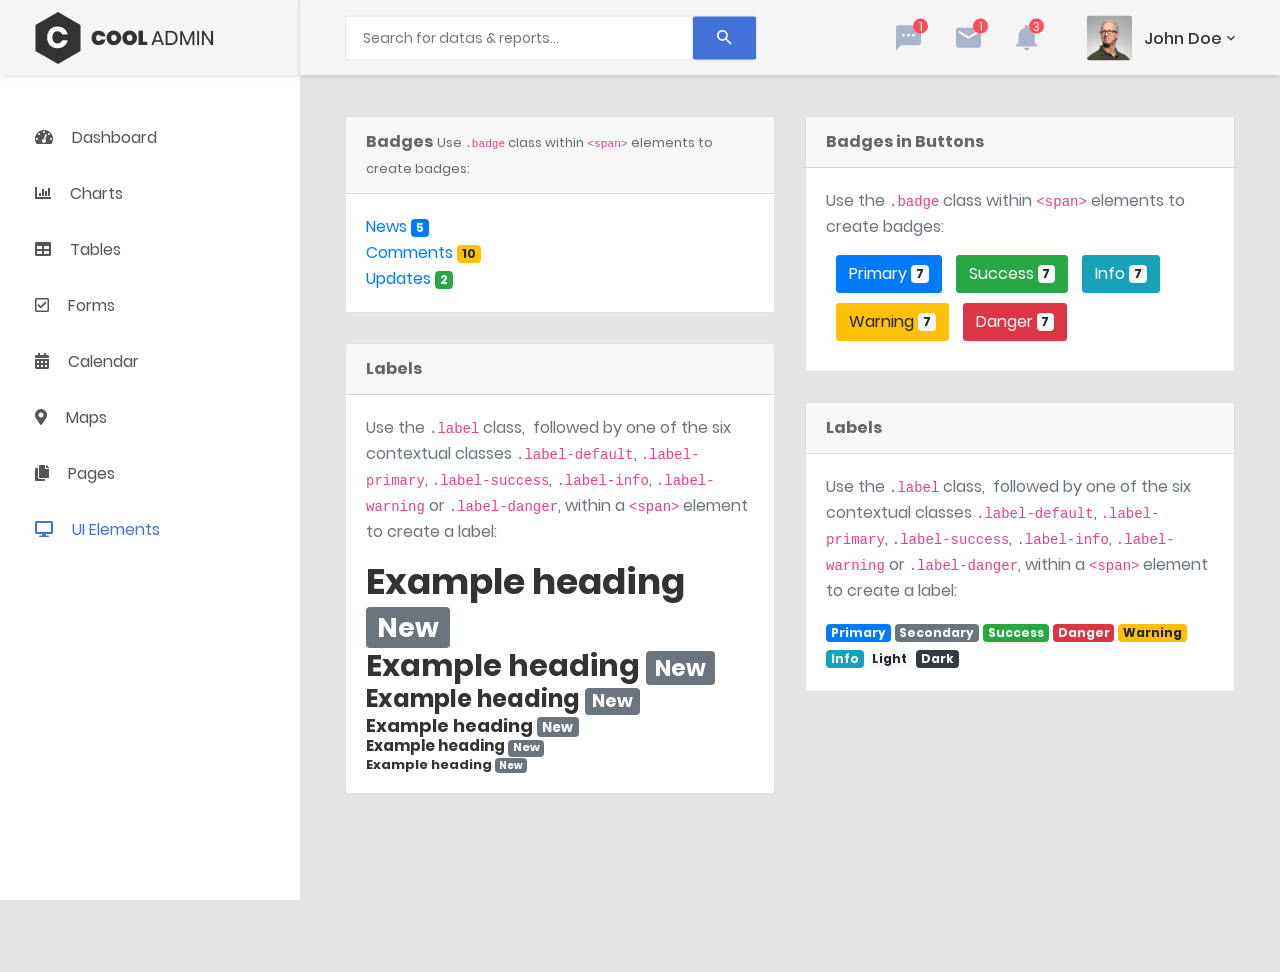
<file: EmlakSitesi/Templates/admin/badge.html>
<!DOCTYPE html>
<html lang="en">

<head>
  <!-- Required meta tags-->
  <meta charset="UTF-8">
  <meta name="viewport" content="width=device-width, initial-scale=1, shrink-to-fit=no">
  <meta name="description" content="au theme template">
  <meta name="author" content="Hau Nguyen">
  <meta name="keywords" content="au theme template">

  <!-- Title Page-->
  <title>Badge</title>

  <!-- Fontfaces CSS-->
  <link href="css/font-face.css" rel="stylesheet" media="all">
  <link href="vendor/font-awesome-4.7/css/font-awesome.min.css" rel="stylesheet" media="all">
  <link href="vendor/font-awesome-5/css/fontawesome-all.min.css" rel="stylesheet" media="all">
  <link href="vendor/mdi-font/css/material-design-iconic-font.min.css" rel="stylesheet" media="all">

  <!-- Bootstrap CSS-->
  <link href="vendor/bootstrap-4.1/bootstrap.min.css" rel="stylesheet" media="all">

  <!-- Vendor CSS-->
  <link href="vendor/animsition/animsition.min.css" rel="stylesheet" media="all">
  <link href="vendor/bootstrap-progressbar/bootstrap-progressbar-3.3.4.min.css" rel="stylesheet" media="all">
  <link href="vendor/wow/animate.css" rel="stylesheet" media="all">
  <link href="vendor/css-hamburgers/hamburgers.min.css" rel="stylesheet" media="all">
  <link href="vendor/slick/slick.css" rel="stylesheet" media="all">
  <link href="vendor/select2/select2.min.css" rel="stylesheet" media="all">
  <link href="vendor/perfect-scrollbar/perfect-scrollbar.css" rel="stylesheet" media="all">

  <!-- Main CSS-->
  <link href="css/theme.css" rel="stylesheet" media="all">

</head>

<body class="animsition">
  <div class="page-wrapper">
    <!-- HEADER MOBILE-->
    <header class="header-mobile d-block d-lg-none">
      <div class="header-mobile__bar">
        <div class="container-fluid">
          <div class="header-mobile-inner">
            <a class="logo" href="index.html">
              <img src="images/icon/logo.png" alt="CoolAdmin" />
            </a>
            <button class="hamburger hamburger--slider" type="button">
              <span class="hamburger-box">
                <span class="hamburger-inner"></span>
              </span>
            </button>
          </div>
        </div>
      </div>
      <nav class="navbar-mobile">
        <div class="container-fluid">
          <ul class="navbar-mobile__list list-unstyled">
            <li class="has-sub">
              <a class="js-arrow" href="#">
                <i class="fas fa-tachometer-alt"></i>Dashboard</a>
              <ul class="navbar-mobile-sub__list list-unstyled js-sub-list">
                <li>
                  <a href="index.html">Dashboard 1</a>
                </li>
                <li>
                  <a href="index2.html">Dashboard 2</a>
                </li>
                <li>
                  <a href="index3.html">Dashboard 3</a>
                </li>
                <li>
                  <a href="index4.html">Dashboard 4</a>
                </li>
              </ul>
            </li>
            <li>
              <a href="chart.html">
                <i class="fas fa-chart-bar"></i>Charts</a>
            </li>
            <li>
              <a href="table.html">
                <i class="fas fa-table"></i>Tables</a>
            </li>
            <li>
              <a href="form.html">
                <i class="far fa-check-square"></i>Forms</a>
            </li>
            <li>
              <a href="calendar.html">
                <i class="fas fa-calendar-alt"></i>Calendar</a>
            </li>
            <li>
              <a href="map.html">
                <i class="fas fa-map-marker-alt"></i>Maps</a>
            </li>
            <li class="has-sub">
              <a class="js-arrow" href="#">
                <i class="fas fa-copy"></i>Pages</a>
              <ul class="navbar-mobile-sub__list list-unstyled js-sub-list">
                <li>
                  <a href="login.html">Login</a>
                </li>
                <li>
                  <a href="register.html">Register</a>
                </li>
                <li>
                  <a href="forget-pass.html">Forget Password</a>
                </li>
              </ul>
            </li>
            <li class="has-sub">
              <a class="js-arrow" href="#">
                <i class="fas fa-desktop"></i>UI Elements</a>
              <ul class="navbar-mobile-sub__list list-unstyled js-sub-list">
                <li>
                  <a href="button.html">Button</a>
                </li>
                <li>
                  <a href="badge.html">Badges</a>
                </li>
                <li>
                  <a href="tab.html">Tabs</a>
                </li>
                <li>
                  <a href="card.html">Cards</a>
                </li>
                <li>
                  <a href="alert.html">Alerts</a>
                </li>
                <li>
                  <a href="progress-bar.html">Progress Bars</a>
                </li>
                <li>
                  <a href="modal.html">Modals</a>
                </li>
                <li>
                  <a href="switch.html">Switchs</a>
                </li>
                <li>
                  <a href="grid.html">Grids</a>
                </li>
                <li>
                  <a href="fontawesome.html">Fontawesome Icon</a>
                </li>
                <li>
                  <a href="typo.html">Typography</a>
                </li>
              </ul>
            </li>
          </ul>
        </div>
      </nav>
    </header>
    <!-- END HEADER MOBILE-->

    <!-- MENU SIDEBAR-->
    <aside class="menu-sidebar d-none d-lg-block">
      <div class="logo">
        <a href="#">
          <img src="images/icon/logo.png" alt="Cool Admin" />
        </a>
      </div>
      <div class="menu-sidebar__content js-scrollbar1">
        <nav class="navbar-sidebar">
          <ul class="list-unstyled navbar__list">
            <li class="has-sub">
              <a class="js-arrow" href="#">
                <i class="fas fa-tachometer-alt"></i>Dashboard</a>
              <ul class="list-unstyled navbar__sub-list js-sub-list">
                <li>
                  <a href="index.html">Dashboard 1</a>
                </li>
                <li>
                  <a href="index2.html">Dashboard 2</a>
                </li>
                <li>
                  <a href="index3.html">Dashboard 3</a>
                </li>
                <li>
                  <a href="index4.html">Dashboard 4</a>
                </li>
              </ul>
            </li>
            <li>
              <a href="chart.html">
                <i class="fas fa-chart-bar"></i>Charts</a>
            </li>
            <li>
              <a href="table.html">
                <i class="fas fa-table"></i>Tables</a>
            </li>
            <li>
              <a href="form.html">
                <i class="far fa-check-square"></i>Forms</a>
            </li>
            <li>
              <a href="calendar.html">
                <i class="fas fa-calendar-alt"></i>Calendar</a>
            </li>
            <li>
              <a href="map.html">
                <i class="fas fa-map-marker-alt"></i>Maps</a>
            </li>
            <li class="has-sub">
              <a class="js-arrow" href="#">
                <i class="fas fa-copy"></i>Pages</a>
              <ul class="list-unstyled navbar__sub-list js-sub-list">
                <li>
                  <a href="login.html">Login</a>
                </li>
                <li>
                  <a href="register.html">Register</a>
                </li>
                <li>
                  <a href="forget-pass.html">Forget Password</a>
                </li>
              </ul>
            </li>
            <li class="active has-sub">
              <a class="js-arrow" href="#">
                <i class="fas fa-desktop"></i>UI Elements</a>
              <ul class="list-unstyled navbar__sub-list js-sub-list">
                <li>
                  <a href="button.html">Button</a>
                </li>
                <li>
                  <a href="badge.html">Badges</a>
                </li>
                <li>
                  <a href="tab.html">Tabs</a>
                </li>
                <li>
                  <a href="card.html">Cards</a>
                </li>
                <li>
                  <a href="alert.html">Alerts</a>
                </li>
                <li>
                  <a href="progress-bar.html">Progress Bars</a>
                </li>
                <li>
                  <a href="modal.html">Modals</a>
                </li>
                <li>
                  <a href="switch.html">Switchs</a>
                </li>
                <li>
                  <a href="grid.html">Grids</a>
                </li>
                <li>
                  <a href="fontawesome.html">Fontawesome Icon</a>
                </li>
                <li>
                  <a href="typo.html">Typography</a>
                </li>
              </ul>
            </li>
          </ul>
        </nav>
      </div>
    </aside>
    <!-- END MENU SIDEBAR-->

    <!-- PAGE CONTAINER-->
    <div class="page-container">
      <!-- HEADER DESKTOP-->
      <header class="header-desktop">
        <div class="section__content section__content--p30">
          <div class="container-fluid">
            <div class="header-wrap">
              <form class="form-header" action="" method="POST">
                <input class="au-input au-input--xl" type="text" name="search" placeholder="Search for datas &amp; reports..." />
                <button class="au-btn--submit" type="submit">
                  <i class="zmdi zmdi-search"></i>
                </button>
              </form>
              <div class="header-button">
                <div class="noti-wrap">
                  <div class="noti__item js-item-menu">
                    <i class="zmdi zmdi-comment-more"></i>
                    <span class="quantity">1</span>
                    <div class="mess-dropdown js-dropdown">
                      <div class="mess__title">
                        <p>You have 2 news message</p>
                      </div>
                      <div class="mess__item">
                        <div class="image img-cir img-40">
                          <img src="images/icon/avatar-06.jpg" alt="Michelle Moreno" />
                        </div>
                        <div class="content">
                          <h6>Michelle Moreno</h6>
                          <p>Have sent a photo</p>
                          <span class="time">3 min ago</span>
                        </div>
                      </div>
                      <div class="mess__item">
                        <div class="image img-cir img-40">
                          <img src="images/icon/avatar-04.jpg" alt="Diane Myers" />
                        </div>
                        <div class="content">
                          <h6>Diane Myers</h6>
                          <p>You are now connected on message</p>
                          <span class="time">Yesterday</span>
                        </div>
                      </div>
                      <div class="mess__footer">
                        <a href="#">View all messages</a>
                      </div>
                    </div>
                  </div>
                  <div class="noti__item js-item-menu">
                    <i class="zmdi zmdi-email"></i>
                    <span class="quantity">1</span>
                    <div class="email-dropdown js-dropdown">
                      <div class="email__title">
                        <p>You have 3 New Emails</p>
                      </div>
                      <div class="email__item">
                        <div class="image img-cir img-40">
                          <img src="images/icon/avatar-06.jpg" alt="Cynthia Harvey" />
                        </div>
                        <div class="content">
                          <p>Meeting about new dashboard...</p>
                          <span>Cynthia Harvey, 3 min ago</span>
                        </div>
                      </div>
                      <div class="email__item">
                        <div class="image img-cir img-40">
                          <img src="images/icon/avatar-05.jpg" alt="Cynthia Harvey" />
                        </div>
                        <div class="content">
                          <p>Meeting about new dashboard...</p>
                          <span>Cynthia Harvey, Yesterday</span>
                        </div>
                      </div>
                      <div class="email__item">
                        <div class="image img-cir img-40">
                          <img src="images/icon/avatar-04.jpg" alt="Cynthia Harvey" />
                        </div>
                        <div class="content">
                          <p>Meeting about new dashboard...</p>
                          <span>Cynthia Harvey, April 12,,2018</span>
                        </div>
                      </div>
                      <div class="email__footer">
                        <a href="#">See all emails</a>
                      </div>
                    </div>
                  </div>
                  <div class="noti__item js-item-menu">
                    <i class="zmdi zmdi-notifications"></i>
                    <span class="quantity">3</span>
                    <div class="notifi-dropdown js-dropdown">
                      <div class="notifi__title">
                        <p>You have 3 Notifications</p>
                      </div>
                      <div class="notifi__item">
                        <div class="bg-c1 img-cir img-40">
                          <i class="zmdi zmdi-email-open"></i>
                        </div>
                        <div class="content">
                          <p>You got a email notification</p>
                          <span class="date">April 12, 2018 06:50</span>
                        </div>
                      </div>
                      <div class="notifi__item">
                        <div class="bg-c2 img-cir img-40">
                          <i class="zmdi zmdi-account-box"></i>
                        </div>
                        <div class="content">
                          <p>Your account has been blocked</p>
                          <span class="date">April 12, 2018 06:50</span>
                        </div>
                      </div>
                      <div class="notifi__item">
                        <div class="bg-c3 img-cir img-40">
                          <i class="zmdi zmdi-file-text"></i>
                        </div>
                        <div class="content">
                          <p>You got a new file</p>
                          <span class="date">April 12, 2018 06:50</span>
                        </div>
                      </div>
                      <div class="notifi__footer">
                        <a href="#">All notifications</a>
                      </div>
                    </div>
                  </div>
                </div>
                <div class="account-wrap">
                  <div class="account-item clearfix js-item-menu">
                    <div class="image">
                      <img src="images/icon/avatar-01.jpg" alt="John Doe" />
                    </div>
                    <div class="content">
                      <a class="js-acc-btn" href="#">john doe</a>
                    </div>
                    <div class="account-dropdown js-dropdown">
                      <div class="info clearfix">
                        <div class="image">
                          <a href="#">
                            <img src="images/icon/avatar-01.jpg" alt="John Doe" />
                          </a>
                        </div>
                        <div class="content">
                          <h5 class="name">
                            <a href="#">john doe</a>
                          </h5>
                          <span class="email">johndoe@example.com</span>
                        </div>
                      </div>
                      <div class="account-dropdown__body">
                        <div class="account-dropdown__item">
                          <a href="#">
                            <i class="zmdi zmdi-account"></i>Account</a>
                        </div>
                        <div class="account-dropdown__item">
                          <a href="#">
                            <i class="zmdi zmdi-settings"></i>Setting</a>
                        </div>
                        <div class="account-dropdown__item">
                          <a href="#">
                            <i class="zmdi zmdi-money-box"></i>Billing</a>
                        </div>
                      </div>
                      <div class="account-dropdown__footer">
                        <a href="#">
                          <i class="zmdi zmdi-power"></i>Logout</a>
                      </div>
                    </div>
                  </div>
                </div>
              </div>
            </div>
          </div>
        </div>
      </header>
      <!-- HEADER DESKTOP-->

      <!-- MAIN CONTENT-->
      <div class="main-content">
        <div class="section__content section__content--p30">
          <div class="container-fluid">
            <div class="row">
              <div class="col-lg-6">

                <div class="card">
                  <div class="card-header">
                    <strong>Badges</strong>
                    <small>Use
                      <code>.badge</code> class within
                      <code>&lt;span&gt;</code> elements to create badges:
                    </small>
                  </div>
                  <div class="card-body">

                    <a href="#">News
                      <span class="badge badge-primary">5</span>
                    </a>
                    <br>
                    <a href="#">Comments
                      <span class="badge badge-warning">10</span>
                    </a>
                    <br>
                    <a href="#">Updates
                      <span class="badge badge-success">2</span>
                    </a>
                  </div>
                </div>
                <!-- /# card -->


                <div class="card">
                  <div class="card-header">
                    <strong>Labels</strong>
                  </div>
                  <div class="card-body">
                    <p class="text-muted m-b-15">Use the
                      <code>.label</code> class,&nbsp; followed by one of the six contextual classes
                      <code>.label-default</code>,
                      <code>.label-primary</code>,
                      <code>.label-success</code>,
                      <code>.label-info</code>,
                      <code>.label-warning</code> or
                      <code>.label-danger</code>, within a
                      <code>&lt;span&gt;</code> element to create a label:</p>

                    <h1>Example heading
                      <span class="badge badge-secondary">New</span>
                    </h1>
                    <h2>Example heading
                      <span class="badge badge-secondary">New</span>
                    </h2>
                    <h3>Example heading
                      <span class="badge badge-secondary">New</span>
                    </h3>
                    <h4>Example heading
                      <span class="badge badge-secondary">New</span>
                    </h4>
                    <h5>Example heading
                      <span class="badge badge-secondary">New</span>
                    </h5>
                    <h6>Example heading
                      <span class="badge badge-secondary">New</span>
                    </h6>
                  </div>
                </div>

              </div>
              <div class="col-lg-6">
                <div class="card">
                  <div class="card-header">
                    <strong>Badges in Buttons</strong>
                  </div>
                  <div class="card-body">
                    <p class="text-muted m-b-15">Use the
                      <code>.badge</code> class within
                      <code>&lt;span&gt;</code> elements to create badges:</p>

                    <button type="button" class="btn btn-primary m-l-10 m-b-10">Primary
                      <span class="badge badge-light">7</span>
                    </button>
                    <button type="button" class="btn btn-success m-l-10 m-b-10">Success
                      <span class="badge badge-light">7</span>
                    </button>
                    <button type="button" class="btn btn-info m-l-10 m-b-10">Info
                      <span class="badge badge-light">7</span>
                    </button>
                    <button type="button" class="btn btn-warning m-l-10 m-b-10">Warning
                      <span class="badge badge-light">7</span>
                    </button>
                    <button type="button" class="btn btn-danger m-l-10 m-b-10">Danger
                      <span class="badge badge-light">7</span>
                    </button>
                  </div>
                </div>

                <div class="card">
                  <div class="card-header">
                    <strong>Labels</strong>
                  </div>
                  <div class="card-body">
                    <p class="text-muted m-b-15">Use the
                      <code>.label</code> class,&nbsp; followed by one of the six contextual classes
                      <code>.label-default</code>,
                      <code>.label-primary</code>,
                      <code>.label-success</code>,
                      <code>.label-info</code>,
                      <code>.label-warning</code> or
                      <code>.label-danger</code>, within a
                      <code>&lt;span&gt;</code> element to create a label:</p>

                    <span class="badge badge-primary">Primary</span>
                    <span class="badge badge-secondary">Secondary</span>
                    <span class="badge badge-success">Success</span>
                    <span class="badge badge-danger">Danger</span>
                    <span class="badge badge-warning">Warning</span>
                    <span class="badge badge-info">Info</span>
                    <span class="badge badge-light">Light</span>
                    <span class="badge badge-dark">Dark</span>


                  </div>
                </div>

              </div>
            </div>
          </div>
        </div>
      </div>
    </div>
    <!-- END PAGE CONTAINER-->

  </div>

  <!-- Jquery JS-->
  <script src="vendor/jquery-3.2.1.min.js"></script>
  <!-- Bootstrap JS-->
  <script src="vendor/bootstrap-4.1/popper.min.js"></script>
  <script src="vendor/bootstrap-4.1/bootstrap.min.js"></script>
  <!-- Vendor JS       -->
  <script src="vendor/slick/slick.min.js">
  </script>
  <script src="vendor/wow/wow.min.js"></script>
  <script src="vendor/animsition/animsition.min.js"></script>
  <script src="vendor/bootstrap-progressbar/bootstrap-progressbar.min.js">
  </script>
  <script src="vendor/counter-up/jquery.waypoints.min.js"></script>
  <script src="vendor/counter-up/jquery.counterup.min.js">
  </script>
  <script src="vendor/circle-progress/circle-progress.min.js"></script>
  <script src="vendor/perfect-scrollbar/perfect-scrollbar.js"></script>
  <script src="vendor/chartjs/Chart.bundle.min.js"></script>
  <script src="vendor/select2/select2.min.js">
  </script>

  <!-- Main JS-->
  <script src="js/main.js"></script>

</body>

</html>
<!-- end document-->
</file>
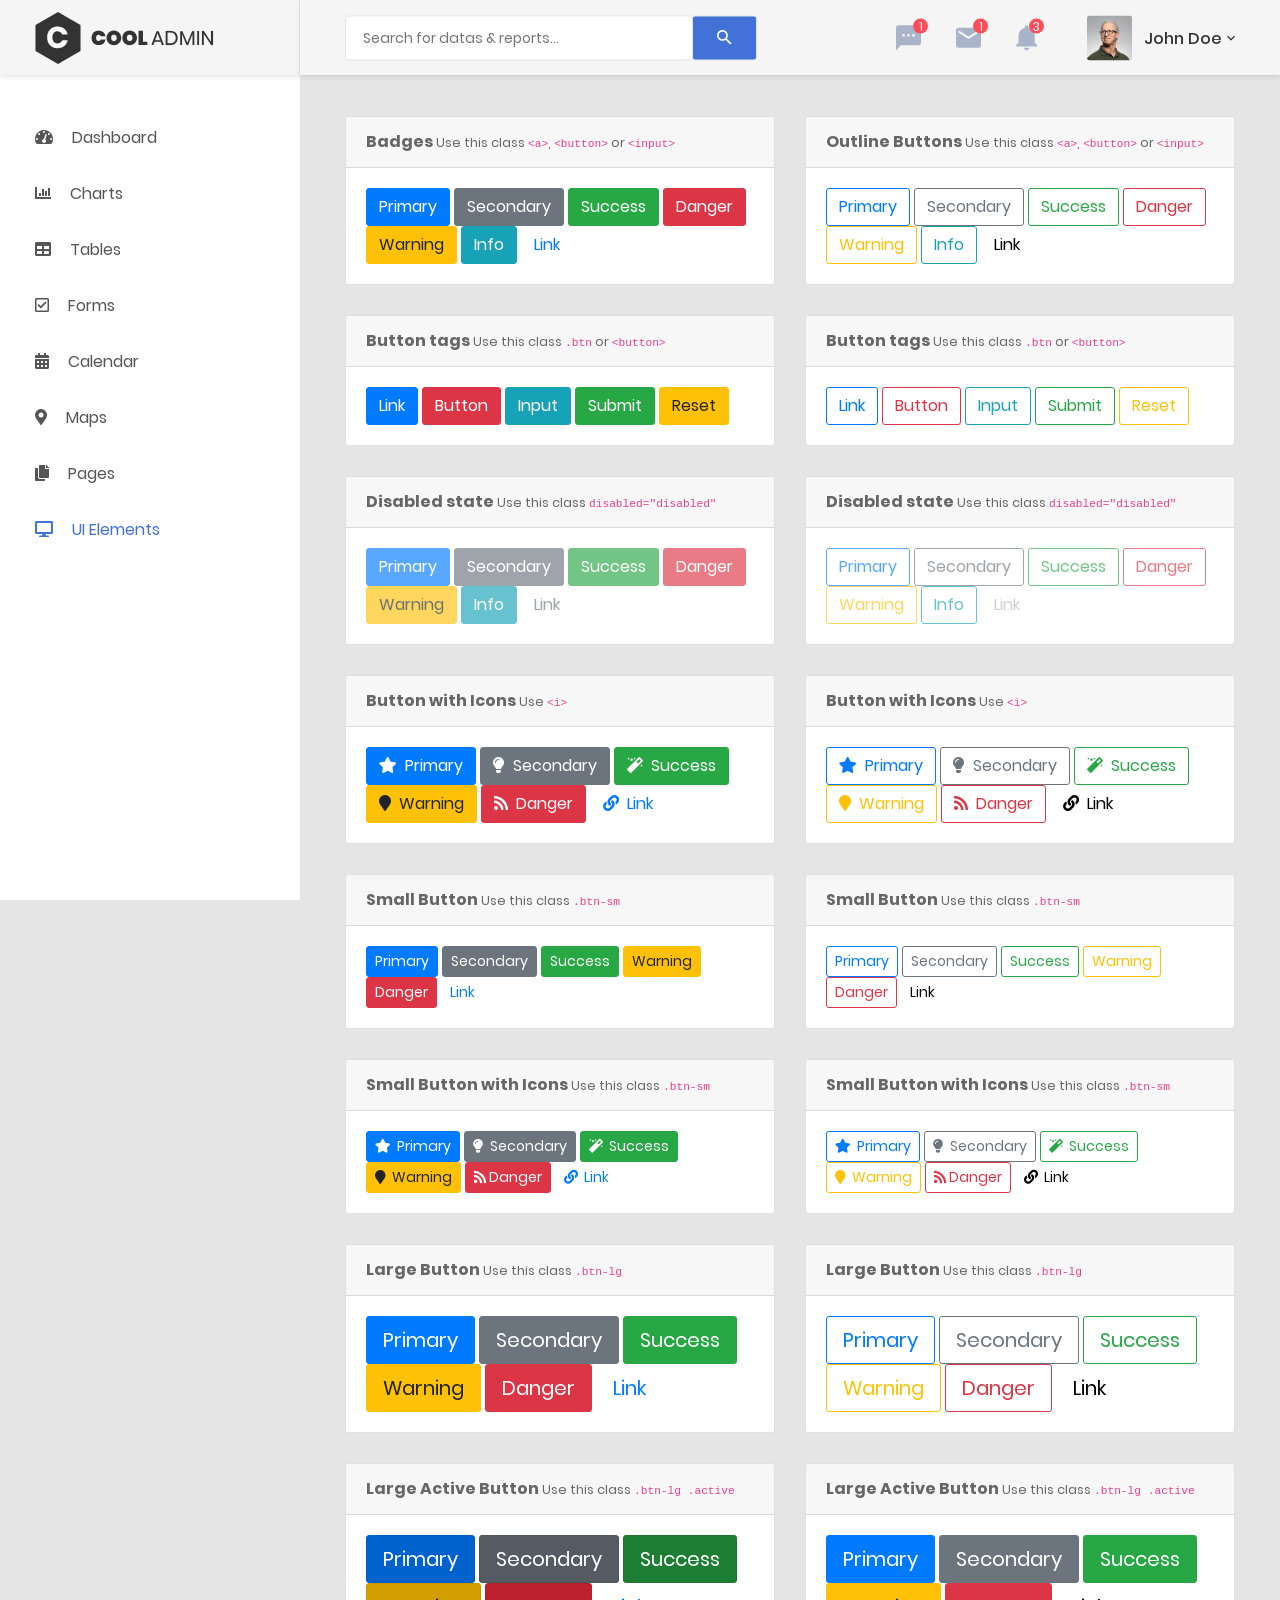
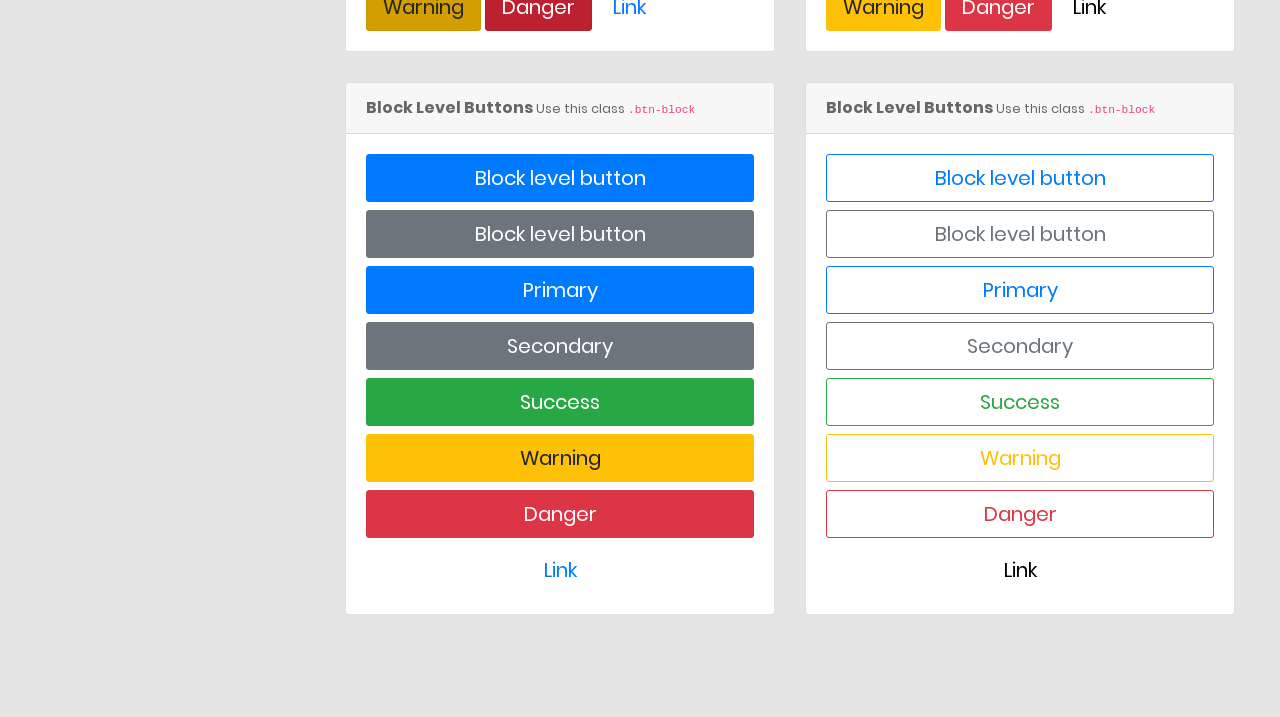
<file: EmlakSitesi/Templates/admin/button.html>
<!DOCTYPE html>
<html lang="en">

<head>
    <!-- Required meta tags-->
    <meta charset="UTF-8">
    <meta name="viewport" content="width=device-width, initial-scale=1, shrink-to-fit=no">
    <meta name="description" content="au theme template">
    <meta name="author" content="Hau Nguyen">
    <meta name="keywords" content="au theme template">

    <!-- Title Page-->
    <title>Button</title>

    <!-- Fontfaces CSS-->
    <link href="css/font-face.css" rel="stylesheet" media="all">
    <link href="vendor/font-awesome-4.7/css/font-awesome.min.css" rel="stylesheet" media="all">
    <link href="vendor/font-awesome-5/css/fontawesome-all.min.css" rel="stylesheet" media="all">
    <link href="vendor/mdi-font/css/material-design-iconic-font.min.css" rel="stylesheet" media="all">

    <!-- Bootstrap CSS-->
    <link href="vendor/bootstrap-4.1/bootstrap.min.css" rel="stylesheet" media="all">

    <!-- Vendor CSS-->
    <link href="vendor/animsition/animsition.min.css" rel="stylesheet" media="all">
    <link href="vendor/bootstrap-progressbar/bootstrap-progressbar-3.3.4.min.css" rel="stylesheet" media="all">
    <link href="vendor/wow/animate.css" rel="stylesheet" media="all">
    <link href="vendor/css-hamburgers/hamburgers.min.css" rel="stylesheet" media="all">
    <link href="vendor/slick/slick.css" rel="stylesheet" media="all">
    <link href="vendor/select2/select2.min.css" rel="stylesheet" media="all">
    <link href="vendor/perfect-scrollbar/perfect-scrollbar.css" rel="stylesheet" media="all">

    <!-- Main CSS-->
    <link href="css/theme.css" rel="stylesheet" media="all">

</head>

<body class="animsition">
    <div class="page-wrapper">
        <!-- HEADER MOBILE-->
        <header class="header-mobile d-block d-lg-none">
            <div class="header-mobile__bar">
                <div class="container-fluid">
                    <div class="header-mobile-inner">
                        <a class="logo" href="index.html">
                            <img src="images/icon/logo.png" alt="CoolAdmin" />
                        </a>
                        <button class="hamburger hamburger--slider" type="button">
                            <span class="hamburger-box">
                                <span class="hamburger-inner"></span>
                            </span>
                        </button>
                    </div>
                </div>
            </div>
            <nav class="navbar-mobile">
                <div class="container-fluid">
                    <ul class="navbar-mobile__list list-unstyled">
                        <li class="has-sub">
                            <a class="js-arrow" href="#">
                                <i class="fas fa-tachometer-alt"></i>Dashboard</a>
                            <ul class="navbar-mobile-sub__list list-unstyled js-sub-list">
                                <li>
                                    <a href="index.html">Dashboard 1</a>
                                </li>
                                <li>
                                    <a href="index2.html">Dashboard 2</a>
                                </li>
                                <li>
                                    <a href="index3.html">Dashboard 3</a>
                                </li>
                                <li>
                                    <a href="index4.html">Dashboard 4</a>
                                </li>
                            </ul>
                        </li>
                        <li>
                            <a href="chart.html">
                                <i class="fas fa-chart-bar"></i>Charts</a>
                        </li>
                        <li>
                            <a href="table.html">
                                <i class="fas fa-table"></i>Tables</a>
                        </li>
                        <li>
                            <a href="form.html">
                                <i class="far fa-check-square"></i>Forms</a>
                        </li>
                        <li>
                            <a href="calendar.html">
                                <i class="fas fa-calendar-alt"></i>Calendar</a>
                        </li>
                        <li>
                            <a href="map.html">
                                <i class="fas fa-map-marker-alt"></i>Maps</a>
                        </li>
                        <li class="has-sub">
                            <a class="js-arrow" href="#">
                                <i class="fas fa-copy"></i>Pages</a>
                            <ul class="navbar-mobile-sub__list list-unstyled js-sub-list">
                                <li>
                                    <a href="login.html">Login</a>
                                </li>
                                <li>
                                    <a href="register.html">Register</a>
                                </li>
                                <li>
                                    <a href="forget-pass.html">Forget Password</a>
                                </li>
                            </ul>
                        </li>
                        <li class="has-sub">
                            <a class="js-arrow" href="#">
                                <i class="fas fa-desktop"></i>UI Elements</a>
                            <ul class="navbar-mobile-sub__list list-unstyled js-sub-list">
                                <li>
                                    <a href="button.html">Button</a>
                                </li>
                                <li>
                                    <a href="badge.html">Badges</a>
                                </li>
                                <li>
                                    <a href="tab.html">Tabs</a>
                                </li>
                                <li>
                                    <a href="card.html">Cards</a>
                                </li>
                                <li>
                                    <a href="alert.html">Alerts</a>
                                </li>
                                <li>
                                    <a href="progress-bar.html">Progress Bars</a>
                                </li>
                                <li>
                                    <a href="modal.html">Modals</a>
                                </li>
                                <li>
                                    <a href="switch.html">Switchs</a>
                                </li>
                                <li>
                                    <a href="grid.html">Grids</a>
                                </li>
                                <li>
                                    <a href="fontawesome.html">Fontawesome Icon</a>
                                </li>
                                <li>
                                    <a href="typo.html">Typography</a>
                                </li>
                            </ul>
                        </li>
                    </ul>
                </div>
            </nav>
        </header>
        <!-- END HEADER MOBILE-->

        <!-- MENU SIDEBAR-->
        <aside class="menu-sidebar d-none d-lg-block">
            <div class="logo">
                <a href="#">
                    <img src="images/icon/logo.png" alt="Cool Admin" />
                </a>
            </div>
            <div class="menu-sidebar__content js-scrollbar1">
                <nav class="navbar-sidebar">
                    <ul class="list-unstyled navbar__list">
                        <li class="has-sub">
                            <a class="js-arrow" href="#">
                                <i class="fas fa-tachometer-alt"></i>Dashboard</a>
                            <ul class="list-unstyled navbar__sub-list js-sub-list">
                                <li>
                                    <a href="index.html">Dashboard 1</a>
                                </li>
                                <li>
                                    <a href="index2.html">Dashboard 2</a>
                                </li>
                                <li>
                                    <a href="index3.html">Dashboard 3</a>
                                </li>
                                <li>
                                    <a href="index4.html">Dashboard 4</a>
                                </li>
                            </ul>
                        </li>
                        <li>
                            <a href="chart.html">
                                <i class="fas fa-chart-bar"></i>Charts</a>
                        </li>
                        <li>
                            <a href="table.html">
                                <i class="fas fa-table"></i>Tables</a>
                        </li>
                        <li>
                            <a href="form.html">
                                <i class="far fa-check-square"></i>Forms</a>
                        </li>
                        <li>
                            <a href="calendar.html">
                                <i class="fas fa-calendar-alt"></i>Calendar</a>
                        </li>
                        <li>
                            <a href="map.html">
                                <i class="fas fa-map-marker-alt"></i>Maps</a>
                        </li>
                        <li class="has-sub">
                            <a class="js-arrow" href="#">
                                <i class="fas fa-copy"></i>Pages</a>
                            <ul class="list-unstyled navbar__sub-list js-sub-list">
                                <li>
                                    <a href="login.html">Login</a>
                                </li>
                                <li>
                                    <a href="register.html">Register</a>
                                </li>
                                <li>
                                    <a href="forget-pass.html">Forget Password</a>
                                </li>
                            </ul>
                        </li>
                        <li class="active has-sub">
                            <a class="js-arrow" href="#">
                                <i class="fas fa-desktop"></i>UI Elements</a>
                            <ul class="list-unstyled navbar__sub-list js-sub-list">
                                <li>
                                    <a href="button.html">Button</a>
                                </li>
                                <li>
                                    <a href="badge.html">Badges</a>
                                </li>
                                <li>
                                    <a href="tab.html">Tabs</a>
                                </li>
                                <li>
                                    <a href="card.html">Cards</a>
                                </li>
                                <li>
                                    <a href="alert.html">Alerts</a>
                                </li>
                                <li>
                                    <a href="progress-bar.html">Progress Bars</a>
                                </li>
                                <li>
                                    <a href="modal.html">Modals</a>
                                </li>
                                <li>
                                    <a href="switch.html">Switchs</a>
                                </li>
                                <li>
                                    <a href="grid.html">Grids</a>
                                </li>
                                <li>
                                    <a href="fontawesome.html">Fontawesome Icon</a>
                                </li>
                                <li>
                                    <a href="typo.html">Typography</a>
                                </li>
                            </ul>
                        </li>
                    </ul>
                </nav>
            </div>
        </aside>
        <!-- END MENU SIDEBAR-->

        <!-- PAGE CONTAINER-->
        <div class="page-container">
            <!-- HEADER DESKTOP-->
            <header class="header-desktop">
                <div class="section__content section__content--p30">
                    <div class="container-fluid">
                        <div class="header-wrap">
                            <form class="form-header" action="" method="POST">
                                <input class="au-input au-input--xl" type="text" name="search" placeholder="Search for datas &amp; reports..." />
                                <button class="au-btn--submit" type="submit">
                                    <i class="zmdi zmdi-search"></i>
                                </button>
                            </form>
                            <div class="header-button">
                                <div class="noti-wrap">
                                    <div class="noti__item js-item-menu">
                                        <i class="zmdi zmdi-comment-more"></i>
                                        <span class="quantity">1</span>
                                        <div class="mess-dropdown js-dropdown">
                                            <div class="mess__title">
                                                <p>You have 2 news message</p>
                                            </div>
                                            <div class="mess__item">
                                                <div class="image img-cir img-40">
                                                    <img src="images/icon/avatar-06.jpg" alt="Michelle Moreno" />
                                                </div>
                                                <div class="content">
                                                    <h6>Michelle Moreno</h6>
                                                    <p>Have sent a photo</p>
                                                    <span class="time">3 min ago</span>
                                                </div>
                                            </div>
                                            <div class="mess__item">
                                                <div class="image img-cir img-40">
                                                    <img src="images/icon/avatar-04.jpg" alt="Diane Myers" />
                                                </div>
                                                <div class="content">
                                                    <h6>Diane Myers</h6>
                                                    <p>You are now connected on message</p>
                                                    <span class="time">Yesterday</span>
                                                </div>
                                            </div>
                                            <div class="mess__footer">
                                                <a href="#">View all messages</a>
                                            </div>
                                        </div>
                                    </div>
                                    <div class="noti__item js-item-menu">
                                        <i class="zmdi zmdi-email"></i>
                                        <span class="quantity">1</span>
                                        <div class="email-dropdown js-dropdown">
                                            <div class="email__title">
                                                <p>You have 3 New Emails</p>
                                            </div>
                                            <div class="email__item">
                                                <div class="image img-cir img-40">
                                                    <img src="images/icon/avatar-06.jpg" alt="Cynthia Harvey" />
                                                </div>
                                                <div class="content">
                                                    <p>Meeting about new dashboard...</p>
                                                    <span>Cynthia Harvey, 3 min ago</span>
                                                </div>
                                            </div>
                                            <div class="email__item">
                                                <div class="image img-cir img-40">
                                                    <img src="images/icon/avatar-05.jpg" alt="Cynthia Harvey" />
                                                </div>
                                                <div class="content">
                                                    <p>Meeting about new dashboard...</p>
                                                    <span>Cynthia Harvey, Yesterday</span>
                                                </div>
                                            </div>
                                            <div class="email__item">
                                                <div class="image img-cir img-40">
                                                    <img src="images/icon/avatar-04.jpg" alt="Cynthia Harvey" />
                                                </div>
                                                <div class="content">
                                                    <p>Meeting about new dashboard...</p>
                                                    <span>Cynthia Harvey, April 12,,2018</span>
                                                </div>
                                            </div>
                                            <div class="email__footer">
                                                <a href="#">See all emails</a>
                                            </div>
                                        </div>
                                    </div>
                                    <div class="noti__item js-item-menu">
                                        <i class="zmdi zmdi-notifications"></i>
                                        <span class="quantity">3</span>
                                        <div class="notifi-dropdown js-dropdown">
                                            <div class="notifi__title">
                                                <p>You have 3 Notifications</p>
                                            </div>
                                            <div class="notifi__item">
                                                <div class="bg-c1 img-cir img-40">
                                                    <i class="zmdi zmdi-email-open"></i>
                                                </div>
                                                <div class="content">
                                                    <p>You got a email notification</p>
                                                    <span class="date">April 12, 2018 06:50</span>
                                                </div>
                                            </div>
                                            <div class="notifi__item">
                                                <div class="bg-c2 img-cir img-40">
                                                    <i class="zmdi zmdi-account-box"></i>
                                                </div>
                                                <div class="content">
                                                    <p>Your account has been blocked</p>
                                                    <span class="date">April 12, 2018 06:50</span>
                                                </div>
                                            </div>
                                            <div class="notifi__item">
                                                <div class="bg-c3 img-cir img-40">
                                                    <i class="zmdi zmdi-file-text"></i>
                                                </div>
                                                <div class="content">
                                                    <p>You got a new file</p>
                                                    <span class="date">April 12, 2018 06:50</span>
                                                </div>
                                            </div>
                                            <div class="notifi__footer">
                                                <a href="#">All notifications</a>
                                            </div>
                                        </div>
                                    </div>
                                </div>
                                <div class="account-wrap">
                                    <div class="account-item clearfix js-item-menu">
                                        <div class="image">
                                            <img src="images/icon/avatar-01.jpg" alt="John Doe" />
                                        </div>
                                        <div class="content">
                                            <a class="js-acc-btn" href="#">john doe</a>
                                        </div>
                                        <div class="account-dropdown js-dropdown">
                                            <div class="info clearfix">
                                                <div class="image">
                                                    <a href="#">
                                                        <img src="images/icon/avatar-01.jpg" alt="John Doe" />
                                                    </a>
                                                </div>
                                                <div class="content">
                                                    <h5 class="name">
                                                        <a href="#">john doe</a>
                                                    </h5>
                                                    <span class="email">johndoe@example.com</span>
                                                </div>
                                            </div>
                                            <div class="account-dropdown__body">
                                                <div class="account-dropdown__item">
                                                    <a href="#">
                                                        <i class="zmdi zmdi-account"></i>Account</a>
                                                </div>
                                                <div class="account-dropdown__item">
                                                    <a href="#">
                                                        <i class="zmdi zmdi-settings"></i>Setting</a>
                                                </div>
                                                <div class="account-dropdown__item">
                                                    <a href="#">
                                                        <i class="zmdi zmdi-money-box"></i>Billing</a>
                                                </div>
                                            </div>
                                            <div class="account-dropdown__footer">
                                                <a href="#">
                                                    <i class="zmdi zmdi-power"></i>Logout</a>
                                            </div>
                                        </div>
                                    </div>
                                </div>
                            </div>
                        </div>
                    </div>
                </div>
            </header>
            <!-- HEADER DESKTOP-->

            <!-- MAIN CONTENT-->
            <div class="main-content">
                <div class="section__content section__content--p30">
                    <div class="container-fluid">
                        <div class="row">
                            <!-- LEFT BLOCK -->
                            <div class="col-md-6">
                                <div class="card">
                                    <div class="card-header">
                                        <strong>Badges </strong>
                                        <small>Use this class
                                            <code>&lt;a&gt;</code>,
                                            <code>&lt;button&gt;</code> or
                                            <code>&lt;input&gt;</code>
                                        </small>
                                    </div>
                                    <div class="card-body">
                                        <button type="button" class="btn btn-primary">Primary</button>
                                        <button type="button" class="btn btn-secondary">Secondary</button>
                                        <button type="button" class="btn btn-success">Success</button>
                                        <button type="button" class="btn btn-danger">Danger</button>
                                        <button type="button" class="btn btn-warning">Warning</button>
                                        <button type="button" class="btn btn-info">Info</button>
                                        <button type="button" class="btn btn-link">Link</button>
                                    </div>
                                </div>
                                <!-- /# card -->


                                <div class="card">
                                    <div class="card-header">
                                        <strong>Button tags </strong>
                                        <small>Use this class
                                            <code>.btn</code> or
                                            <code>&lt;button&gt;</code>
                                        </small>
                                    </div>
                                    <div class="card-body">
                                        <a class="btn btn-primary" href="#" role="button">Link</a>
                                        <button class="btn btn-danger" type="submit">Button</button>
                                        <input class="btn btn-info" type="button" value="Input">
                                        <input class="btn btn-success" type="submit" value="Submit">
                                        <input class="btn btn-warning" type="reset" value="Reset">
                                    </div>
                                </div>
                                <!-- /# card -->

                                <div class="card">
                                    <div class="card-header">
                                        <strong>Disabled state </strong>
                                        <small>Use this class
                                            <code>disabled="disabled"</code>
                                        </small>
                                    </div>
                                    <div class="card-body">
                                        <button type="button" class="btn btn-primary" disabled>Primary</button>
                                        <button type="button" class="btn btn-secondary" disabled>Secondary</button>
                                        <button type="button" class="btn btn-success" disabled>Success</button>
                                        <button type="button" class="btn btn-danger" disabled>Danger</button>
                                        <button type="button" class="btn btn-warning" disabled>Warning</button>
                                        <button type="button" class="btn btn-info" disabled>Info</button>
                                        <button type="button" class="btn btn-link" disabled>Link</button>
                                    </div>
                                </div>
                                <!-- /# card -->


                                <div class="card">
                                    <div class="card-header">
                                        <strong>Button with Icons </strong>
                                        <small>Use
                                            <code>&lt;i&gt;</code>
                                        </small>
                                    </div>
                                    <div class="card-body">
                                        <button type="button" class="btn btn-primary">
                                            <i class="fa fa-star"></i>&nbsp; Primary</button>
                                        <button type="button" class="btn btn-secondary">
                                            <i class="fa fa-lightbulb-o"></i>&nbsp; Secondary</button>
                                        <button type="button" class="btn btn-success">
                                            <i class="fa fa-magic"></i>&nbsp; Success</button>
                                        <button type="button" class="btn btn-warning">
                                            <i class="fa fa-map-marker"></i>&nbsp; Warning</button>
                                        <button type="button" class="btn btn-danger">
                                            <i class="fa fa-rss"></i>&nbsp; Danger</button>
                                        <button type="button" class="btn btn-link">
                                            <i class="fa fa-link"></i>&nbsp; Link</button>
                                    </div>
                                </div>
                                <!-- /# card -->


                                <div class="card">
                                    <div class="card-header">
                                        <strong>Small Button </strong>
                                        <small>Use this class
                                            <code>.btn-sm</code>
                                        </small>
                                    </div>
                                    <div class="card-body">
                                        <button type="button" class="btn btn-primary btn-sm">Primary</button>
                                        <button type="button" class="btn btn-secondary btn-sm">Secondary</button>
                                        <button type="button" class="btn btn-success btn-sm">Success</button>
                                        <button type="button" class="btn btn-warning btn-sm">Warning</button>
                                        <button type="button" class="btn btn-danger btn-sm">Danger</button>
                                        <button type="button" class="btn btn-link btn-sm">Link</button>
                                    </div>
                                </div>
                                <!-- /# card -->

                                <div class="card">
                                    <div class="card-header">
                                        <strong>Small Button with Icons </strong>
                                        <small>Use this class
                                            <code>.btn-sm</code>
                                        </small>
                                    </div>
                                    <div class="card-body">
                                        <button type="button" class="btn btn-primary btn-sm">
                                            <i class="fa fa-star"></i>&nbsp; Primary</button>
                                        <button type="button" class="btn btn-secondary btn-sm">
                                            <i class="fa fa-lightbulb-o"></i>&nbsp; Secondary</button>
                                        <button type="button" class="btn btn-success btn-sm">
                                            <i class="fa fa-magic"></i>&nbsp; Success</button>
                                        <button type="button" class="btn btn-warning btn-sm">
                                            <i class="fa fa-map-marker"></i>&nbsp; Warning</button>
                                        <button type="button" class="btn btn-danger btn-sm">
                                            <i class="fa fa-rss"></i>&nbsp;Danger</button>
                                        <button type="button" class="btn btn-link btn-sm">
                                            <i class="fa fa-link"></i>&nbsp; Link</button>
                                    </div>
                                </div>
                                <!-- /# card -->

                                <div class="card">
                                    <div class="card-header">
                                        <strong>Large Button </strong>
                                        <small>Use this class
                                            <code>.btn-lg</code>
                                        </small>
                                    </div>
                                    <div class="card-body">
                                        <button type="button" class="btn btn-primary btn-lg">Primary</button>
                                        <button type="button" class="btn btn-secondary btn-lg">Secondary</button>
                                        <button type="button" class="btn btn-success btn-lg">Success</button>
                                        <button type="button" class="btn btn-warning btn-lg">Warning</button>
                                        <button type="button" class="btn btn-danger btn-lg">Danger</button>
                                        <button type="button" class="btn btn-link btn-lg">Link</button>
                                    </div>
                                </div>
                                <!-- /# card -->

                                <div class="card">
                                    <div class="card-header">
                                        <strong>Large Active Button </strong>
                                        <small>Use this class
                                            <code>.btn-lg .active</code>
                                        </small>
                                    </div>
                                    <div class="card-body">
                                        <button type="button" class="btn btn-primary btn-lg active">Primary</button>
                                        <button type="button" class="btn btn-secondary btn-lg active">Secondary</button>
                                        <button type="button" class="btn btn-success btn-lg active">Success</button>
                                        <button type="button" class="btn btn-warning btn-lg active">Warning</button>
                                        <button type="button" class="btn btn-danger btn-lg active">Danger</button>
                                        <button type="button" class="btn btn-link btn-lg active">Link</button>
                                    </div>
                                </div>
                                <!-- /# card -->

                                <div class="card">
                                    <div class="card-header">
                                        <strong>Block Level Buttons </strong>
                                        <small>Use this class
                                            <code>.btn-block</code>
                                        </small>
                                    </div>
                                    <div class="card-body">
                                        <button type="button" class="btn btn-primary btn-lg btn-block">Block level button</button>
                                        <button type="button" class="btn btn-secondary btn-lg btn-block">Block level button</button>

                                        <button type="button" class="btn btn-primary btn-lg btn-block">Primary</button>
                                        <button type="button" class="btn btn-secondary btn-lg btn-block">Secondary</button>
                                        <button type="button" class="btn btn-success btn-lg btn-block">Success</button>
                                        <button type="button" class="btn btn-warning btn-lg btn-block">Warning</button>
                                        <button type="button" class="btn btn-danger btn-lg btn-block">Danger</button>
                                        <button type="button" class="btn btn-link btn-lg btn-block">Link</button>
                                    </div>
                                </div>
                                <!-- /# card -->
                            </div>
                            <!-- END LEFT BLOCK -->

                            <!-- RIGHT BLOCK -->
                            <div class="col-md-6">

                                <div class="card">
                                    <div class="card-header">
                                        <strong>Outline Buttons </strong>
                                        <small>Use this class
                                            <code>&lt;a&gt;</code>,
                                            <code>&lt;button&gt;</code> or
                                            <code>&lt;input&gt;</code>
                                        </small>
                                    </div>
                                    <div class="card-body">
                                        <button type="button" class="btn btn-outline-primary">Primary</button>
                                        <button type="button" class="btn btn-outline-secondary">Secondary</button>
                                        <button type="button" class="btn btn-outline-success">Success</button>
                                        <button type="button" class="btn btn-outline-danger">Danger</button>
                                        <button type="button" class="btn btn-outline-warning">Warning</button>
                                        <button type="button" class="btn btn-outline-info">Info</button>
                                        <button type="button" class="btn btn-outline-link">Link</button>
                                    </div>
                                </div>
                                <!-- /# card -->


                                <div class="card">
                                    <div class="card-header">
                                        <strong>Button tags </strong>
                                        <small>Use this class
                                            <code>.btn</code> or
                                            <code>&lt;button&gt;</code>
                                        </small>
                                    </div>
                                    <div class="card-body">
                                        <a class="btn btn-outline-primary" href="#" role="button">Link</a>
                                        <button class="btn btn-outline-danger" type="submit">Button</button>
                                        <input class="btn btn-outline-info" type="button" value="Input">
                                        <input class="btn btn-outline-success" type="submit" value="Submit">
                                        <input class="btn btn-outline-warning" type="reset" value="Reset">
                                    </div>
                                </div>
                                <!-- /# card -->

                                <div class="card">
                                    <div class="card-header">
                                        <strong>Disabled state </strong>
                                        <small>Use this class
                                            <code>disabled="disabled"</code>
                                        </small>
                                    </div>
                                    <div class="card-body">
                                        <button type="button" class="btn btn-outline-primary" disabled>Primary</button>
                                        <button type="button" class="btn btn-outline-secondary" disabled>Secondary</button>
                                        <button type="button" class="btn btn-outline-success" disabled>Success</button>
                                        <button type="button" class="btn btn-outline-danger" disabled>Danger</button>
                                        <button type="button" class="btn btn-outline-warning" disabled>Warning</button>
                                        <button type="button" class="btn btn-outline-info" disabled>Info</button>
                                        <button type="button" class="btn btn-outline-link" disabled>Link</button>
                                    </div>
                                </div>
                                <!-- /# card -->


                                <div class="card">
                                    <div class="card-header">
                                        <strong>Button with Icons </strong>
                                        <small>Use
                                            <code>&lt;i&gt;</code>
                                        </small>
                                    </div>
                                    <div class="card-body">
                                        <button type="button" class="btn btn-outline-primary">
                                            <i class="fa fa-star"></i>&nbsp; Primary</button>
                                        <button type="button" class="btn btn-outline-secondary">
                                            <i class="fa fa-lightbulb-o"></i>&nbsp; Secondary</button>
                                        <button type="button" class="btn btn-outline-success">
                                            <i class="fa fa-magic"></i>&nbsp; Success</button>
                                        <button type="button" class="btn btn-outline-warning">
                                            <i class="fa fa-map-marker"></i>&nbsp; Warning</button>
                                        <button type="button" class="btn btn-outline-danger">
                                            <i class="fa fa-rss"></i>&nbsp; Danger</button>
                                        <button type="button" class="btn btn-outline-link">
                                            <i class="fa fa-link"></i>&nbsp; Link</button>
                                    </div>
                                </div>
                                <!-- /# card -->


                                <div class="card">
                                    <div class="card-header">
                                        <strong>Small Button </strong>
                                        <small>Use this class
                                            <code>.btn-sm</code>
                                        </small>
                                    </div>
                                    <div class="card-body">
                                        <button type="button" class="btn btn-outline-primary btn-sm">Primary</button>
                                        <button type="button" class="btn btn-outline-secondary btn-sm">Secondary</button>
                                        <button type="button" class="btn btn-outline-success btn-sm">Success</button>
                                        <button type="button" class="btn btn-outline-warning btn-sm">Warning</button>
                                        <button type="button" class="btn btn-outline-danger btn-sm">Danger</button>
                                        <button type="button" class="btn btn-outline-link btn-sm">Link</button>
                                    </div>
                                </div>
                                <!-- /# card -->

                                <div class="card">
                                    <div class="card-header">
                                        <strong>Small Button with Icons </strong>
                                        <small>Use this class
                                            <code>.btn-sm</code>
                                        </small>
                                    </div>
                                    <div class="card-body">
                                        <button type="button" class="btn btn-outline-primary btn-sm">
                                            <i class="fa fa-star"></i>&nbsp; Primary</button>
                                        <button type="button" class="btn btn-outline-secondary btn-sm">
                                            <i class="fa fa-lightbulb-o"></i>&nbsp; Secondary</button>
                                        <button type="button" class="btn btn-outline-success btn-sm">
                                            <i class="fa fa-magic"></i>&nbsp; Success</button>
                                        <button type="button" class="btn btn-outline-warning btn-sm">
                                            <i class="fa fa-map-marker"></i>&nbsp; Warning</button>
                                        <button type="button" class="btn btn-outline-danger btn-sm">
                                            <i class="fa fa-rss"></i>&nbsp;Danger</button>
                                        <button type="button" class="btn btn-outline-link btn-sm">
                                            <i class="fa fa-link"></i>&nbsp; Link</button>
                                    </div>
                                </div>
                                <!-- /# card -->

                                <div class="card">
                                    <div class="card-header">
                                        <strong>Large Button </strong>
                                        <small>Use this class
                                            <code>.btn-lg</code>
                                        </small>
                                    </div>
                                    <div class="card-body">
                                        <button type="button" class="btn btn-outline-primary btn-lg">Primary</button>
                                        <button type="button" class="btn btn-outline-secondary btn-lg">Secondary</button>
                                        <button type="button" class="btn btn-outline-success btn-lg">Success</button>
                                        <button type="button" class="btn btn-outline-warning btn-lg">Warning</button>
                                        <button type="button" class="btn btn-outline-danger btn-lg">Danger</button>
                                        <button type="button" class="btn btn-outline-link btn-lg">Link</button>
                                    </div>
                                </div>
                                <!-- /# card -->

                                <div class="card">
                                    <div class="card-header">
                                        <strong>Large Active Button </strong>
                                        <small>Use this class
                                            <code>.btn-lg .active</code>
                                        </small>
                                    </div>
                                    <div class="card-body">
                                        <button type="button" class="btn btn-outline-primary btn-lg active">Primary</button>
                                        <button type="button" class="btn btn-outline-secondary btn-lg active">Secondary</button>
                                        <button type="button" class="btn btn-outline-success btn-lg active">Success</button>
                                        <button type="button" class="btn btn-outline-warning btn-lg active">Warning</button>
                                        <button type="button" class="btn btn-outline-danger btn-lg active">Danger</button>
                                        <button type="button" class="btn btn-outline-link btn-lg active">Link</button>
                                    </div>
                                </div>
                                <!-- /# card -->

                                <div class="card">
                                    <div class="card-header">
                                        <strong>Block Level Buttons </strong>
                                        <small>Use this class
                                            <code>.btn-block</code>
                                        </small>
                                    </div>
                                    <div class="card-body">
                                        <button type="button" class="btn btn-outline-primary btn-lg btn-block">Block level button</button>
                                        <button type="button" class="btn btn-outline-secondary btn-lg btn-block">Block level button</button>

                                        <button type="button" class="btn btn-outline-primary btn-lg btn-block">Primary</button>
                                        <button type="button" class="btn btn-outline-secondary btn-lg btn-block">Secondary</button>
                                        <button type="button" class="btn btn-outline-success btn-lg btn-block">Success</button>
                                        <button type="button" class="btn btn-outline-warning btn-lg btn-block">Warning</button>
                                        <button type="button" class="btn btn-outline-danger btn-lg btn-block">Danger</button>
                                        <button type="button" class="btn btn-outline-link btn-lg btn-block">Link</button>
                                    </div>
                                </div>
                                <!-- /# card -->
                            </div>
                            <!-- END RIGHT BLOCK -->
                        </div>
                    </div>
                </div>
            </div>
        </div>
        <!-- END PAGE CONTAINER-->

    </div>

    <!-- Jquery JS-->
    <script src="vendor/jquery-3.2.1.min.js"></script>
    <!-- Bootstrap JS-->
    <script src="vendor/bootstrap-4.1/popper.min.js"></script>
    <script src="vendor/bootstrap-4.1/bootstrap.min.js"></script>
    <!-- Vendor JS       -->
    <script src="vendor/slick/slick.min.js">
    </script>
    <script src="vendor/wow/wow.min.js"></script>
    <script src="vendor/animsition/animsition.min.js"></script>
    <script src="vendor/bootstrap-progressbar/bootstrap-progressbar.min.js">
    </script>
    <script src="vendor/counter-up/jquery.waypoints.min.js"></script>
    <script src="vendor/counter-up/jquery.counterup.min.js">
    </script>
    <script src="vendor/circle-progress/circle-progress.min.js"></script>
    <script src="vendor/perfect-scrollbar/perfect-scrollbar.js"></script>
    <script src="vendor/chartjs/Chart.bundle.min.js"></script>
    <script src="vendor/select2/select2.min.js">
    </script>

    <!-- Main JS-->
    <script src="js/main.js"></script>

</body>

</html>
<!-- end document-->
</file>
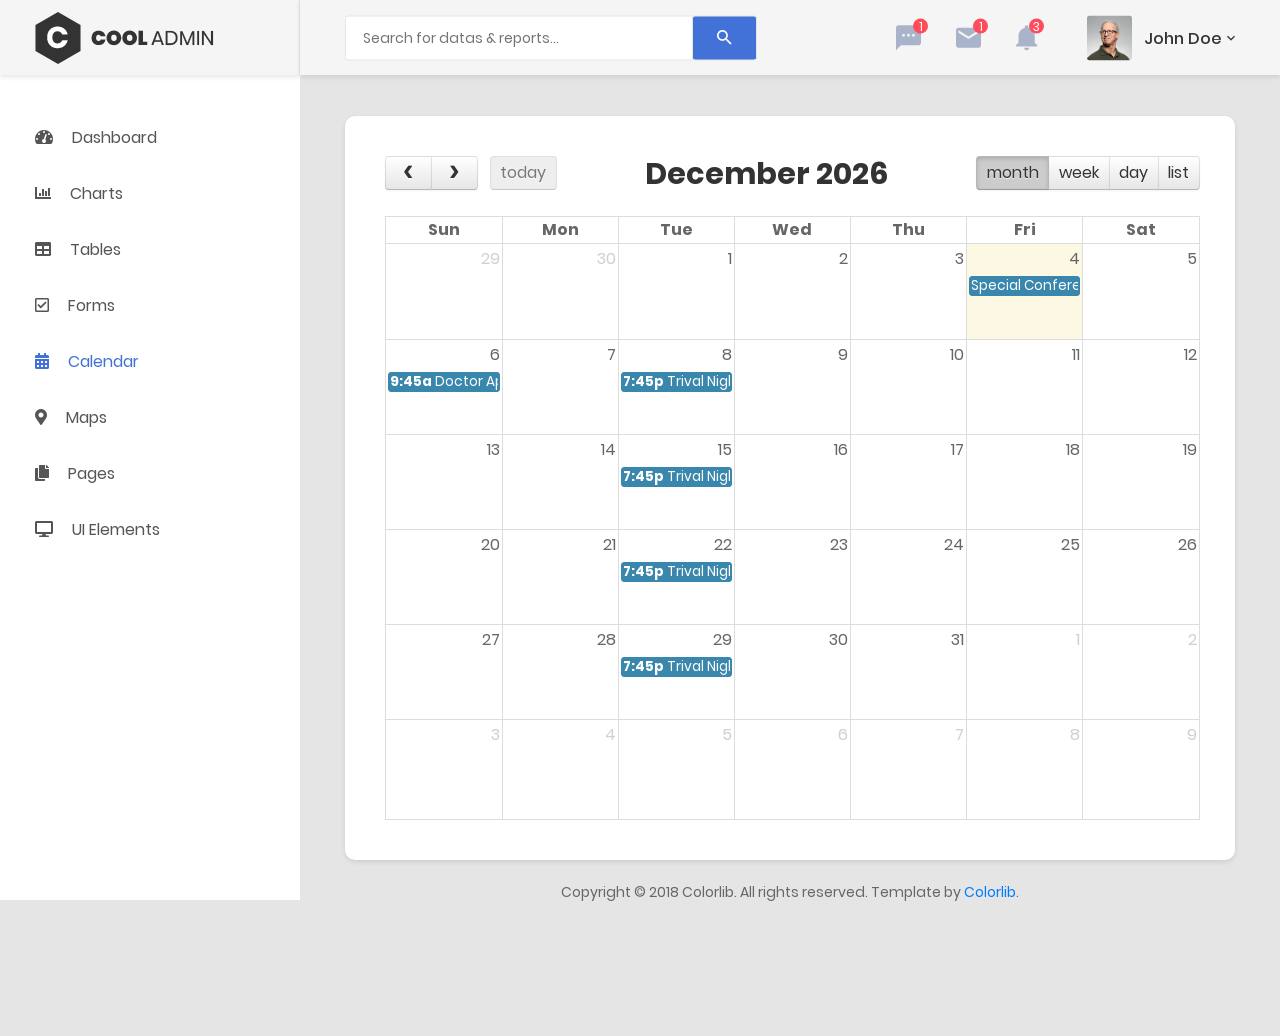
<file: EmlakSitesi/Templates/admin/calendar.html>
<!DOCTYPE html>
<html lang="en">

<head>
    <!-- Required meta tags-->
    <meta charset="UTF-8">
    <meta name="viewport" content="width=device-width, initial-scale=1, shrink-to-fit=no">
    <meta name="description" content="au theme template">
    <meta name="author" content="Hau Nguyen">
    <meta name="keywords" content="au theme template">

    <!-- Title Page-->
    <title>Calendar</title>

    <!-- Fontfaces CSS-->
    <link href="css/font-face.css" rel="stylesheet" media="all">
    <link href="vendor/font-awesome-4.7/css/font-awesome.min.css" rel="stylesheet" media="all">
    <link href="vendor/font-awesome-5/css/fontawesome-all.min.css" rel="stylesheet" media="all">
    <link href="vendor/mdi-font/css/material-design-iconic-font.min.css" rel="stylesheet" media="all">

    <!-- Bootstrap CSS-->
    <link href="vendor/bootstrap-4.1/bootstrap.min.css" rel="stylesheet" media="all">

    <!-- Vendor CSS-->
    <link href="vendor/animsition/animsition.min.css" rel="stylesheet" media="all">
    <link href="vendor/bootstrap-progressbar/bootstrap-progressbar-3.3.4.min.css" rel="stylesheet" media="all">
    <link href="vendor/wow/animate.css" rel="stylesheet" media="all">
    <link href="vendor/css-hamburgers/hamburgers.min.css" rel="stylesheet" media="all">
    <link href="vendor/slick/slick.css" rel="stylesheet" media="all">
    <link href="vendor/select2/select2.min.css" rel="stylesheet" media="all">
    <link href="vendor/perfect-scrollbar/perfect-scrollbar.css" rel="stylesheet" media="all">

    <!-- FullCalendar -->
    <link href='vendor/fullcalendar-3.10.0/fullcalendar.css' rel='stylesheet' media="all" />

    <!-- Main CSS-->
    <link href="css/theme.css" rel="stylesheet" media="all">

    <style type="text/css">
    /* force class color to override the bootstrap base rule
       NOTE: adding 'url: #' to calendar makes this unneeded
     */
    .fc-event, .fc-event:hover {
          color: #fff !important;
          text-decoration: none;
    }
    </style>

</head>

<!-- animsition overrides all click events on clickable things like a,
      since calendar doesn't add href's be default,
      it leads to odd behaviors like loading 'undefined'
      moving the class to menus lead to only the menu having the effect -->
<body class="animsition">
    <div class="page-wrapper">
        <!-- HEADER MOBILE-->
        <header class="header-mobile d-block d-lg-none">
            <div class="header-mobile__bar">
                <div class="container-fluid">
                    <div class="header-mobile-inner">
                        <a class="logo" href="index.html">
                            <img src="images/icon/logo.png" alt="CoolAdmin" />
                        </a>
                        <button class="hamburger hamburger--slider" type="button">
                            <span class="hamburger-box">
                                <span class="hamburger-inner"></span>
                            </span>
                        </button>
                    </div>
                </div>
            </div>
            <nav class="navbar-mobile">
                <div class="container-fluid">
                    <ul class="navbar-mobile__list list-unstyled">
                        <li class="has-sub">
                            <a class="js-arrow" href="#">
                                <i class="fas fa-tachometer-alt"></i>Dashboard</a>
                            <ul class="navbar-mobile-sub__list list-unstyled js-sub-list">
                                <li>
                                    <a href="index.html">Dashboard 1</a>
                                </li>
                                <li>
                                    <a href="index2.html">Dashboard 2</a>
                                </li>
                                <li>
                                    <a href="index3.html">Dashboard 3</a>
                                </li>
                                <li>
                                    <a href="index4.html">Dashboard 4</a>
                                </li>
                            </ul>
                        </li>
                        <li>
                            <a href="chart.html">
                                <i class="fas fa-chart-bar"></i>Charts</a>
                        </li>
                        <li>
                            <a href="table.html">
                                <i class="fas fa-table"></i>Tables</a>
                        </li>
                        <li>
                            <a href="form.html">
                                <i class="far fa-check-square"></i>Forms</a>
                        </li>
                        <li>
                            <a href="calendar.html">
                                <i class="fas fa-calendar-alt"></i>Calendar</a>
                        </li>
                        <li>
                            <a href="map.html">
                                <i class="fas fa-map-marker-alt"></i>Maps</a>
                        </li>
                        <li class="has-sub">
                            <a class="js-arrow" href="#">
                                <i class="fas fa-copy"></i>Pages</a>
                            <ul class="navbar-mobile-sub__list list-unstyled js-sub-list">
                                <li>
                                    <a href="login.html">Login</a>
                                </li>
                                <li>
                                    <a href="register.html">Register</a>
                                </li>
                                <li>
                                    <a href="forget-pass.html">Forget Password</a>
                                </li>
                            </ul>
                        </li>
                        <li class="has-sub">
                            <a class="js-arrow" href="#">
                                <i class="fas fa-desktop"></i>UI Elements</a>
                            <ul class="navbar-mobile-sub__list list-unstyled js-sub-list">
                                <li>
                                    <a href="button.html">Button</a>
                                </li>
                                <li>
                                    <a href="badge.html">Badges</a>
                                </li>
                                <li>
                                    <a href="tab.html">Tabs</a>
                                </li>
                                <li>
                                    <a href="card.html">Cards</a>
                                </li>
                                <li>
                                    <a href="alert.html">Alerts</a>
                                </li>
                                <li>
                                    <a href="progress-bar.html">Progress Bars</a>
                                </li>
                                <li>
                                    <a href="modal.html">Modals</a>
                                </li>
                                <li>
                                    <a href="switch.html">Switchs</a>
                                </li>
                                <li>
                                    <a href="grid.html">Grids</a>
                                </li>
                                <li>
                                    <a href="fontawesome.html">Fontawesome Icon</a>
                                </li>
                                <li>
                                    <a href="typo.html">Typography</a>
                                </li>
                            </ul>
                        </li>
                    </ul>
                </div>
            </nav>
        </header>
        <!-- END HEADER MOBILE-->

        <!-- MENU SIDEBAR-->
        <aside class="menu-sidebar d-none d-lg-block">
            <div class="logo">
                <a href="#">
                    <img src="images/icon/logo.png" alt="Cool Admin" />
                </a>
            </div>
            <div class="menu-sidebar__content js-scrollbar1">
                <nav class="navbar-sidebar">
                    <ul class="list-unstyled navbar__list">
                        <li class="has-sub">
                            <a class="js-arrow" href="#">
                                <i class="fas fa-tachometer-alt"></i>Dashboard</a>
                            <ul class="list-unstyled navbar__sub-list js-sub-list">
                                <li>
                                    <a href="index.html">Dashboard 1</a>
                                </li>
                                <li>
                                    <a href="index2.html">Dashboard 2</a>
                                </li>
                                <li>
                                    <a href="index3.html">Dashboard 3</a>
                                </li>
                                <li>
                                    <a href="index4.html">Dashboard 4</a>
                                </li>
                            </ul>
                        </li>
                        <li>
                            <a href="chart.html">
                                <i class="fas fa-chart-bar"></i>Charts</a>
                        </li>
                        <li>
                            <a href="table.html">
                                <i class="fas fa-table"></i>Tables</a>
                        </li>
                        <li>
                            <a href="form.html">
                                <i class="far fa-check-square"></i>Forms</a>
                        </li>
                        <li class="active">
                            <a href="calendar.html">
                                <i class="fas fa-calendar-alt"></i>Calendar</a>
                        </li>
                        <li>
                            <a href="map.html">
                                <i class="fas fa-map-marker-alt"></i>Maps</a>
                        </li>
                        <li class="has-sub">
                            <a class="js-arrow" href="#">
                                <i class="fas fa-copy"></i>Pages</a>
                            <ul class="list-unstyled navbar__sub-list js-sub-list">
                                <li>
                                    <a href="login.html">Login</a>
                                </li>
                                <li>
                                    <a href="register.html">Register</a>
                                </li>
                                <li>
                                    <a href="forget-pass.html">Forget Password</a>
                                </li>
                            </ul>
                        </li>
                        <li class="has-sub">
                            <a class="js-arrow" href="#">
                                <i class="fas fa-desktop"></i>UI Elements</a>
                            <ul class="list-unstyled navbar__sub-list js-sub-list">
                                <li>
                                    <a href="button.html">Button</a>
                                </li>
                                <li>
                                    <a href="badge.html">Badges</a>
                                </li>
                                <li>
                                    <a href="tab.html">Tabs</a>
                                </li>
                                <li>
                                    <a href="card.html">Cards</a>
                                </li>
                                <li>
                                    <a href="alert.html">Alerts</a>
                                </li>
                                <li>
                                    <a href="progress-bar.html">Progress Bars</a>
                                </li>
                                <li>
                                    <a href="modal.html">Modals</a>
                                </li>
                                <li>
                                    <a href="switch.html">Switchs</a>
                                </li>
                                <li>
                                    <a href="grid.html">Grids</a>
                                </li>
                                <li>
                                    <a href="fontawesome.html">Fontawesome Icon</a>
                                </li>
                                <li>
                                    <a href="typo.html">Typography</a>
                                </li>
                            </ul>
                        </li>
                    </ul>
                </nav>
            </div>
        </aside>
        <!-- END MENU SIDEBAR-->

        <!-- PAGE CONTAINER-->
        <div class="page-container">
            <!-- HEADER DESKTOP-->
            <header class="header-desktop">
                <div class="section__content section__content--p30">
                    <div class="container-fluid">
                        <div class="header-wrap">
                            <form class="form-header" action="" method="POST">
                                <input class="au-input au-input--xl" type="text" name="search" placeholder="Search for datas &amp; reports..." />
                                <button class="au-btn--submit" type="submit">
                                    <i class="zmdi zmdi-search"></i>
                                </button>
                            </form>
                            <div class="header-button">
                                <div class="noti-wrap">
                                    <div class="noti__item js-item-menu">
                                        <i class="zmdi zmdi-comment-more"></i>
                                        <span class="quantity">1</span>
                                        <div class="mess-dropdown js-dropdown">
                                            <div class="mess__title">
                                                <p>You have 2 news message</p>
                                            </div>
                                            <div class="mess__item">
                                                <div class="image img-cir img-40">
                                                    <img src="images/icon/avatar-06.jpg" alt="Michelle Moreno" />
                                                </div>
                                                <div class="content">
                                                    <h6>Michelle Moreno</h6>
                                                    <p>Have sent a photo</p>
                                                    <span class="time">3 min ago</span>
                                                </div>
                                            </div>
                                            <div class="mess__item">
                                                <div class="image img-cir img-40">
                                                    <img src="images/icon/avatar-04.jpg" alt="Diane Myers" />
                                                </div>
                                                <div class="content">
                                                    <h6>Diane Myers</h6>
                                                    <p>You are now connected on message</p>
                                                    <span class="time">Yesterday</span>
                                                </div>
                                            </div>
                                            <div class="mess__footer">
                                                <a href="#">View all messages</a>
                                            </div>
                                        </div>
                                    </div>
                                    <div class="noti__item js-item-menu">
                                        <i class="zmdi zmdi-email"></i>
                                        <span class="quantity">1</span>
                                        <div class="email-dropdown js-dropdown">
                                            <div class="email__title">
                                                <p>You have 3 New Emails</p>
                                            </div>
                                            <div class="email__item">
                                                <div class="image img-cir img-40">
                                                    <img src="images/icon/avatar-06.jpg" alt="Cynthia Harvey" />
                                                </div>
                                                <div class="content">
                                                    <p>Meeting about new dashboard...</p>
                                                    <span>Cynthia Harvey, 3 min ago</span>
                                                </div>
                                            </div>
                                            <div class="email__item">
                                                <div class="image img-cir img-40">
                                                    <img src="images/icon/avatar-05.jpg" alt="Cynthia Harvey" />
                                                </div>
                                                <div class="content">
                                                    <p>Meeting about new dashboard...</p>
                                                    <span>Cynthia Harvey, Yesterday</span>
                                                </div>
                                            </div>
                                            <div class="email__item">
                                                <div class="image img-cir img-40">
                                                    <img src="images/icon/avatar-04.jpg" alt="Cynthia Harvey" />
                                                </div>
                                                <div class="content">
                                                    <p>Meeting about new dashboard...</p>
                                                    <span>Cynthia Harvey, April 12,,2018</span>
                                                </div>
                                            </div>
                                            <div class="email__footer">
                                                <a href="#">See all emails</a>
                                            </div>
                                        </div>
                                    </div>
                                    <div class="noti__item js-item-menu">
                                        <i class="zmdi zmdi-notifications"></i>
                                        <span class="quantity">3</span>
                                        <div class="notifi-dropdown js-dropdown">
                                            <div class="notifi__title">
                                                <p>You have 3 Notifications</p>
                                            </div>
                                            <div class="notifi__item">
                                                <div class="bg-c1 img-cir img-40">
                                                    <i class="zmdi zmdi-email-open"></i>
                                                </div>
                                                <div class="content">
                                                    <p>You got a email notification</p>
                                                    <span class="date">April 12, 2018 06:50</span>
                                                </div>
                                            </div>
                                            <div class="notifi__item">
                                                <div class="bg-c2 img-cir img-40">
                                                    <i class="zmdi zmdi-account-box"></i>
                                                </div>
                                                <div class="content">
                                                    <p>Your account has been blocked</p>
                                                    <span class="date">April 12, 2018 06:50</span>
                                                </div>
                                            </div>
                                            <div class="notifi__item">
                                                <div class="bg-c3 img-cir img-40">
                                                    <i class="zmdi zmdi-file-text"></i>
                                                </div>
                                                <div class="content">
                                                    <p>You got a new file</p>
                                                    <span class="date">April 12, 2018 06:50</span>
                                                </div>
                                            </div>
                                            <div class="notifi__footer">
                                                <a href="#">All notifications</a>
                                            </div>
                                        </div>
                                    </div>
                                </div>
                                <div class="account-wrap">
                                    <div class="account-item clearfix js-item-menu">
                                        <div class="image">
                                            <img src="images/icon/avatar-01.jpg" alt="John Doe" />
                                        </div>
                                        <div class="content">
                                            <a class="js-acc-btn" href="#">john doe</a>
                                        </div>
                                        <div class="account-dropdown js-dropdown">
                                            <div class="info clearfix">
                                                <div class="image">
                                                    <a href="#">
                                                        <img src="images/icon/avatar-01.jpg" alt="John Doe" />
                                                    </a>
                                                </div>
                                                <div class="content">
                                                    <h5 class="name">
                                                        <a href="#">john doe</a>
                                                    </h5>
                                                    <span class="email">johndoe@example.com</span>
                                                </div>
                                            </div>
                                            <div class="account-dropdown__body">
                                                <div class="account-dropdown__item">
                                                    <a href="#">
                                                        <i class="zmdi zmdi-account"></i>Account</a>
                                                </div>
                                                <div class="account-dropdown__item">
                                                    <a href="#">
                                                        <i class="zmdi zmdi-settings"></i>Setting</a>
                                                </div>
                                                <div class="account-dropdown__item">
                                                    <a href="#">
                                                        <i class="zmdi zmdi-money-box"></i>Billing</a>
                                                </div>
                                            </div>
                                            <div class="account-dropdown__footer">
                                                <a href="#">
                                                    <i class="zmdi zmdi-power"></i>Logout</a>
                                            </div>
                                        </div>
                                    </div>
                                </div>
                            </div>
                        </div>
                    </div>
                </div>
            </header>
            <!-- END HEADER DESKTOP-->

            <!-- MAIN CONTENT-->
            <div class="main-content">
                <div class="section__content section__content--p30">
                    <div class="container-fluid">
                        <div class="row">
                            <div class="col">
                              <div class="au-card">
                                <div id="calendar"></div>
                              </div>
                            </div><!-- .col -->
                        </div>
                        <div class="row">
                            <div class="col-md-12">
                                <div class="copyright">
                                    <p>Copyright © 2018 Colorlib. All rights reserved. Template by <a href="https://colorlib.com">Colorlib</a>.</p>
                                </div>
                            </div>
                        </div>
                    </div>
                </div>
            </div>
        </div>

    </div>

    <!-- Jquery JS-->
    <script src="vendor/jquery-3.2.1.min.js"></script>
    <!-- Bootstrap JS-->
    <script src="vendor/bootstrap-4.1/popper.min.js"></script>
    <script src="vendor/bootstrap-4.1/bootstrap.min.js"></script>
    <!-- Vendor JS       -->
    <script src="vendor/slick/slick.min.js">
    </script>
    <script src="vendor/wow/wow.min.js"></script>
    <script src="vendor/animsition/animsition.min.js"></script>
    <script src="vendor/bootstrap-progressbar/bootstrap-progressbar.min.js">
    </script>
    <script src="vendor/counter-up/jquery.waypoints.min.js"></script>
    <script src="vendor/counter-up/jquery.counterup.min.js">
    </script>
    <script src="vendor/circle-progress/circle-progress.min.js"></script>
    <script src="vendor/perfect-scrollbar/perfect-scrollbar.js"></script>
    <script src="vendor/chartjs/Chart.bundle.min.js"></script>
    <script src="vendor/select2/select2.min.js"></script>

    <!-- full calendar requires moment along jquery which is included above -->
    <script src="vendor/fullcalendar-3.10.0/lib/moment.min.js"></script>
    <script src="vendor/fullcalendar-3.10.0/fullcalendar.js"></script>

    <!-- Main JS-->
    <script src="js/main.js"></script>

    <script type="text/javascript">
$(function() {
  // for now, there is something adding a click handler to 'a'
  var tues = moment().day(2).hour(19);

  // build trival night events for example data
  var events = [
    {
      title: "Special Conference",
      start: moment().format('YYYY-MM-DD'),
      url: '#'
    },
    {
      title: "Doctor Appt",
      start: moment().hour(9).add(2, 'days').toISOString(),
      url: '#'
    }

  ];

  var trivia_nights = []

  for(var i = 1; i <= 4; i++) {
    var n = tues.clone().add(i, 'weeks');
    console.log("isoString: " + n.toISOString());
    trivia_nights.push({
      title: 'Trival Night @ Pub XYZ',
      start: n.toISOString(),
      allDay: false,
      url: '#'
    });
  }

  // setup a few events
  $('#calendar').fullCalendar({
    header: {
      left: 'prev,next today',
      center: 'title',
      right: 'month,agendaWeek,agendaDay,listWeek'
    },
    events: events.concat(trivia_nights)
  });
});
    </script>


</body>

</html>
<!-- end document-->
</file>
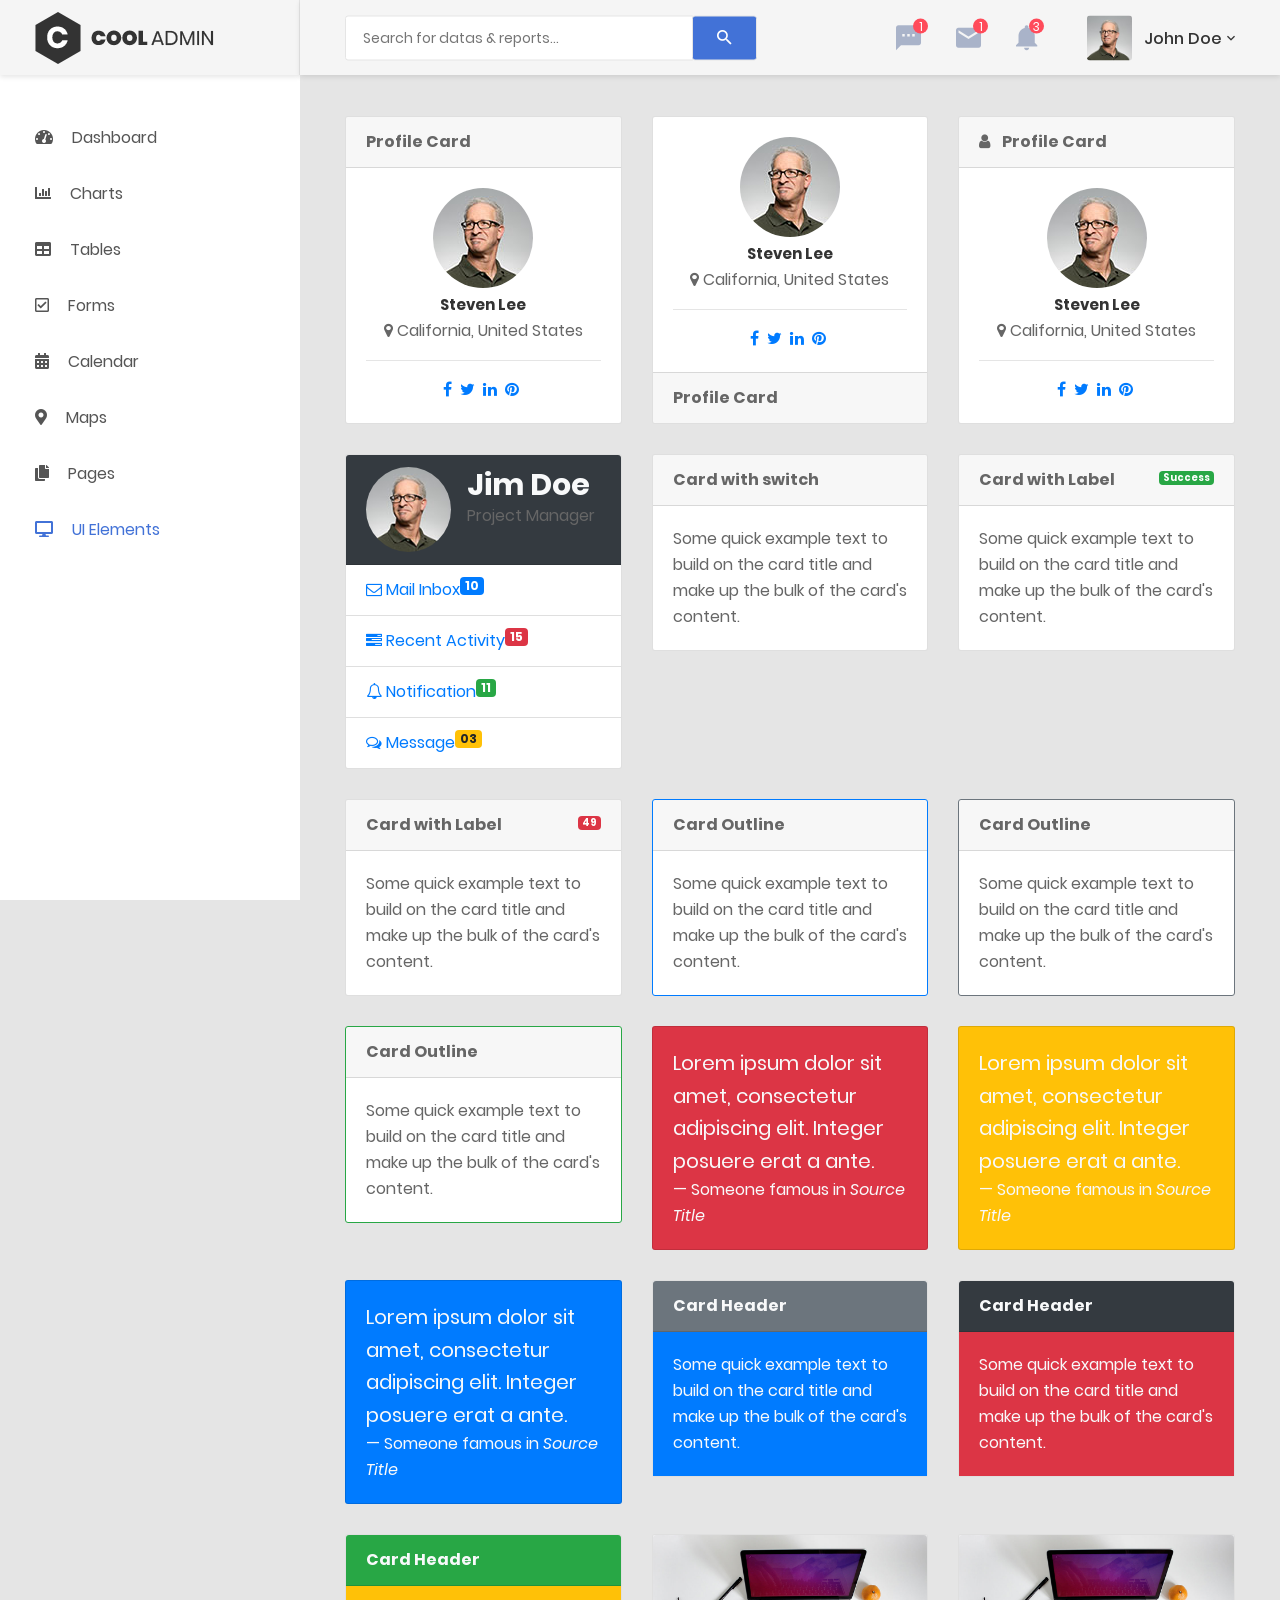
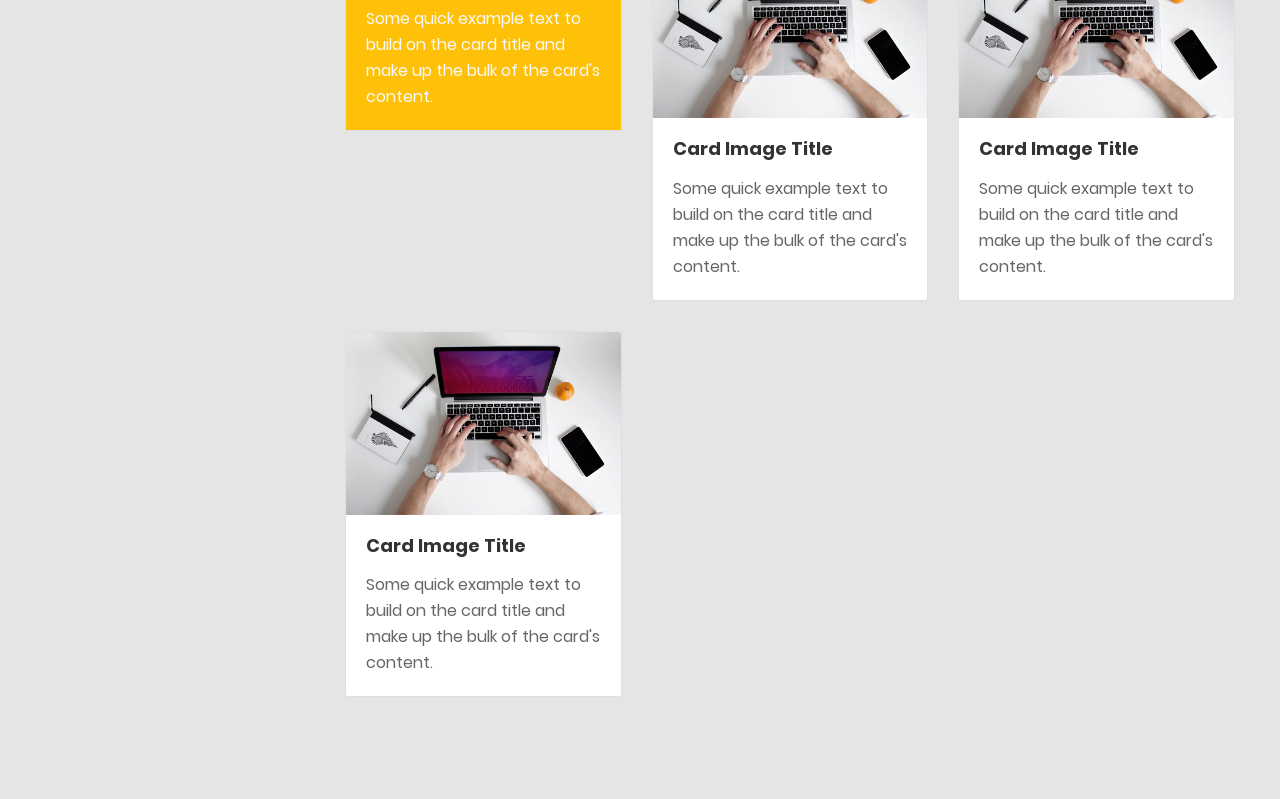
<file: EmlakSitesi/Templates/admin/card.html>
<!DOCTYPE html>
<html lang="en">

<head>
    <!-- Required meta tags-->
    <meta charset="UTF-8">
    <meta name="viewport" content="width=device-width, initial-scale=1, shrink-to-fit=no">
    <meta name="description" content="au theme template">
    <meta name="author" content="Hau Nguyen">
    <meta name="keywords" content="au theme template">

    <!-- Title Page-->
    <title>Card</title>

    <!-- Fontfaces CSS-->
    <link href="css/font-face.css" rel="stylesheet" media="all">
    <link href="vendor/font-awesome-5/css/fontawesome-all.min.css" rel="stylesheet" media="all">
    <link href="vendor/font-awesome-4.7/css/font-awesome.min.css" rel="stylesheet" media="all">
    <link href="vendor/mdi-font/css/material-design-iconic-font.min.css" rel="stylesheet" media="all">

    <!-- Bootstrap CSS-->
    <link href="vendor/bootstrap-4.1/bootstrap.min.css" rel="stylesheet" media="all">

    <!-- Vendor CSS-->
    <link href="vendor/animsition/animsition.min.css" rel="stylesheet" media="all">
    <link href="vendor/bootstrap-progressbar/bootstrap-progressbar-3.3.4.min.css" rel="stylesheet" media="all">
    <link href="vendor/wow/animate.css" rel="stylesheet" media="all">
    <link href="vendor/css-hamburgers/hamburgers.min.css" rel="stylesheet" media="all">
    <link href="vendor/slick/slick.css" rel="stylesheet" media="all">
    <link href="vendor/select2/select2.min.css" rel="stylesheet" media="all">
    <link href="vendor/perfect-scrollbar/perfect-scrollbar.css" rel="stylesheet" media="all">

    <!-- Main CSS-->
    <link href="css/theme.css" rel="stylesheet" media="all">

</head>

<body class="animsition">
    <div class="page-wrapper">
        <!-- HEADER MOBILE-->
        <header class="header-mobile d-block d-lg-none">
            <div class="header-mobile__bar">
                <div class="container-fluid">
                    <div class="header-mobile-inner">
                        <a class="logo" href="index.html">
                            <img src="images/icon/logo.png" alt="CoolAdmin" />
                        </a>
                        <button class="hamburger hamburger--slider" type="button">
                            <span class="hamburger-box">
                                <span class="hamburger-inner"></span>
                            </span>
                        </button>
                    </div>
                </div>
            </div>
            <nav class="navbar-mobile">
                <div class="container-fluid">
                    <ul class="navbar-mobile__list list-unstyled">
                        <li class="has-sub">
                            <a class="js-arrow" href="#">
                                <i class="fas fa-tachometer-alt"></i>Dashboard</a>
                            <ul class="navbar-mobile-sub__list list-unstyled js-sub-list">
                                <li>
                                    <a href="index.html">Dashboard 1</a>
                                </li>
                                <li>
                                    <a href="index2.html">Dashboard 2</a>
                                </li>
                                <li>
                                    <a href="index3.html">Dashboard 3</a>
                                </li>
                                <li>
                                    <a href="index4.html">Dashboard 4</a>
                                </li>
                            </ul>
                        </li>
                        <li>
                            <a href="chart.html">
                                <i class="fas fa-chart-bar"></i>Charts</a>
                        </li>
                        <li>
                            <a href="table.html">
                                <i class="fas fa-table"></i>Tables</a>
                        </li>
                        <li>
                            <a href="form.html">
                                <i class="far fa-check-square"></i>Forms</a>
                        </li>
                        <li>
                            <a href="calendar.html">
                                <i class="fas fa-calendar-alt"></i>Calendar</a>
                        </li>
                        <li>
                            <a href="map.html">
                                <i class="fas fa-map-marker-alt"></i>Maps</a>
                        </li>
                        <li class="has-sub">
                            <a class="js-arrow" href="#">
                                <i class="fas fa-copy"></i>Pages</a>
                            <ul class="navbar-mobile-sub__list list-unstyled js-sub-list">
                                <li>
                                    <a href="login.html">Login</a>
                                </li>
                                <li>
                                    <a href="register.html">Register</a>
                                </li>
                                <li>
                                    <a href="forget-pass.html">Forget Password</a>
                                </li>
                            </ul>
                        </li>
                        <li class="has-sub">
                            <a class="js-arrow" href="#">
                                <i class="fas fa-desktop"></i>UI Elements</a>
                            <ul class="navbar-mobile-sub__list list-unstyled js-sub-list">
                                <li>
                                    <a href="button.html">Button</a>
                                </li>
                                <li>
                                    <a href="badge.html">Badges</a>
                                </li>
                                <li>
                                    <a href="tab.html">Tabs</a>
                                </li>
                                <li>
                                    <a href="card.html">Cards</a>
                                </li>
                                <li>
                                    <a href="alert.html">Alerts</a>
                                </li>
                                <li>
                                    <a href="progress-bar.html">Progress Bars</a>
                                </li>
                                <li>
                                    <a href="modal.html">Modals</a>
                                </li>
                                <li>
                                    <a href="switch.html">Switchs</a>
                                </li>
                                <li>
                                    <a href="grid.html">Grids</a>
                                </li>
                                <li>
                                    <a href="fontawesome.html">Fontawesome Icon</a>
                                </li>
                                <li>
                                    <a href="typo.html">Typography</a>
                                </li>
                            </ul>
                        </li>
                    </ul>
                </div>
            </nav>
        </header>
        <!-- END HEADER MOBILE-->

        <!-- MENU SIDEBAR-->
        <aside class="menu-sidebar d-none d-lg-block">
            <div class="logo">
                <a href="#">
                    <img src="images/icon/logo.png" alt="Cool Admin" />
                </a>
            </div>
            <div class="menu-sidebar__content js-scrollbar1">
                <nav class="navbar-sidebar">
                    <ul class="list-unstyled navbar__list">
                        <li class="has-sub">
                            <a class="js-arrow" href="#">
                                <i class="fas fa-tachometer-alt"></i>Dashboard</a>
                            <ul class="list-unstyled navbar__sub-list js-sub-list">
                                <li>
                                    <a href="index.html">Dashboard 1</a>
                                </li>
                                <li>
                                    <a href="index2.html">Dashboard 2</a>
                                </li>
                                <li>
                                    <a href="index3.html">Dashboard 3</a>
                                </li>
                                <li>
                                    <a href="index4.html">Dashboard 4</a>
                                </li>
                            </ul>
                        </li>
                        <li>
                            <a href="chart.html">
                                <i class="fas fa-chart-bar"></i>Charts</a>
                        </li>
                        <li>
                            <a href="table.html">
                                <i class="fas fa-table"></i>Tables</a>
                        </li>
                        <li>
                            <a href="form.html">
                                <i class="far fa-check-square"></i>Forms</a>
                        </li>
                        <li>
                            <a href="calendar.html">
                                <i class="fas fa-calendar-alt"></i>Calendar</a>
                        </li>
                        <li>
                            <a href="map.html">
                                <i class="fas fa-map-marker-alt"></i>Maps</a>
                        </li>
                        <li class="has-sub">
                            <a class="js-arrow" href="#">
                                <i class="fas fa-copy"></i>Pages</a>
                            <ul class="list-unstyled navbar__sub-list js-sub-list">
                                <li>
                                    <a href="login.html">Login</a>
                                </li>
                                <li>
                                    <a href="register.html">Register</a>
                                </li>
                                <li>
                                    <a href="forget-pass.html">Forget Password</a>
                                </li>
                            </ul>
                        </li>
                        <li class="active has-sub">
                            <a class="js-arrow" href="#">
                                <i class="fas fa-desktop"></i>UI Elements</a>
                            <ul class="list-unstyled navbar__sub-list js-sub-list">
                                <li>
                                    <a href="button.html">Button</a>
                                </li>
                                <li>
                                    <a href="badge.html">Badges</a>
                                </li>
                                <li>
                                    <a href="tab.html">Tabs</a>
                                </li>
                                <li>
                                    <a href="card.html">Cards</a>
                                </li>
                                <li>
                                    <a href="alert.html">Alerts</a>
                                </li>
                                <li>
                                    <a href="progress-bar.html">Progress Bars</a>
                                </li>
                                <li>
                                    <a href="modal.html">Modals</a>
                                </li>
                                <li>
                                    <a href="switch.html">Switchs</a>
                                </li>
                                <li>
                                    <a href="grid.html">Grids</a>
                                </li>
                                <li>
                                    <a href="fontawesome.html">Fontawesome Icon</a>
                                </li>
                                <li>
                                    <a href="typo.html">Typography</a>
                                </li>
                            </ul>
                        </li>
                    </ul>
                </nav>
            </div>
        </aside>
        <!-- END MENU SIDEBAR-->

        <!-- PAGE CONTAINER-->
        <div class="page-container">
            <!-- HEADER DESKTOP-->
            <header class="header-desktop">
                <div class="section__content section__content--p30">
                    <div class="container-fluid">
                        <div class="header-wrap">
                            <form class="form-header" action="" method="POST">
                                <input class="au-input au-input--xl" type="text" name="search" placeholder="Search for datas &amp; reports..." />
                                <button class="au-btn--submit" type="submit">
                                    <i class="zmdi zmdi-search"></i>
                                </button>
                            </form>
                            <div class="header-button">
                                <div class="noti-wrap">
                                    <div class="noti__item js-item-menu">
                                        <i class="zmdi zmdi-comment-more"></i>
                                        <span class="quantity">1</span>
                                        <div class="mess-dropdown js-dropdown">
                                            <div class="mess__title">
                                                <p>You have 2 news message</p>
                                            </div>
                                            <div class="mess__item">
                                                <div class="image img-cir img-40">
                                                    <img src="images/icon/avatar-06.jpg" alt="Michelle Moreno" />
                                                </div>
                                                <div class="content">
                                                    <h6>Michelle Moreno</h6>
                                                    <p>Have sent a photo</p>
                                                    <span class="time">3 min ago</span>
                                                </div>
                                            </div>
                                            <div class="mess__item">
                                                <div class="image img-cir img-40">
                                                    <img src="images/icon/avatar-04.jpg" alt="Diane Myers" />
                                                </div>
                                                <div class="content">
                                                    <h6>Diane Myers</h6>
                                                    <p>You are now connected on message</p>
                                                    <span class="time">Yesterday</span>
                                                </div>
                                            </div>
                                            <div class="mess__footer">
                                                <a href="#">View all messages</a>
                                            </div>
                                        </div>
                                    </div>
                                    <div class="noti__item js-item-menu">
                                        <i class="zmdi zmdi-email"></i>
                                        <span class="quantity">1</span>
                                        <div class="email-dropdown js-dropdown">
                                            <div class="email__title">
                                                <p>You have 3 New Emails</p>
                                            </div>
                                            <div class="email__item">
                                                <div class="image img-cir img-40">
                                                    <img src="images/icon/avatar-06.jpg" alt="Cynthia Harvey" />
                                                </div>
                                                <div class="content">
                                                    <p>Meeting about new dashboard...</p>
                                                    <span>Cynthia Harvey, 3 min ago</span>
                                                </div>
                                            </div>
                                            <div class="email__item">
                                                <div class="image img-cir img-40">
                                                    <img src="images/icon/avatar-05.jpg" alt="Cynthia Harvey" />
                                                </div>
                                                <div class="content">
                                                    <p>Meeting about new dashboard...</p>
                                                    <span>Cynthia Harvey, Yesterday</span>
                                                </div>
                                            </div>
                                            <div class="email__item">
                                                <div class="image img-cir img-40">
                                                    <img src="images/icon/avatar-04.jpg" alt="Cynthia Harvey" />
                                                </div>
                                                <div class="content">
                                                    <p>Meeting about new dashboard...</p>
                                                    <span>Cynthia Harvey, April 12,,2018</span>
                                                </div>
                                            </div>
                                            <div class="email__footer">
                                                <a href="#">See all emails</a>
                                            </div>
                                        </div>
                                    </div>
                                    <div class="noti__item js-item-menu">
                                        <i class="zmdi zmdi-notifications"></i>
                                        <span class="quantity">3</span>
                                        <div class="notifi-dropdown js-dropdown">
                                            <div class="notifi__title">
                                                <p>You have 3 Notifications</p>
                                            </div>
                                            <div class="notifi__item">
                                                <div class="bg-c1 img-cir img-40">
                                                    <i class="zmdi zmdi-email-open"></i>
                                                </div>
                                                <div class="content">
                                                    <p>You got a email notification</p>
                                                    <span class="date">April 12, 2018 06:50</span>
                                                </div>
                                            </div>
                                            <div class="notifi__item">
                                                <div class="bg-c2 img-cir img-40">
                                                    <i class="zmdi zmdi-account-box"></i>
                                                </div>
                                                <div class="content">
                                                    <p>Your account has been blocked</p>
                                                    <span class="date">April 12, 2018 06:50</span>
                                                </div>
                                            </div>
                                            <div class="notifi__item">
                                                <div class="bg-c3 img-cir img-40">
                                                    <i class="zmdi zmdi-file-text"></i>
                                                </div>
                                                <div class="content">
                                                    <p>You got a new file</p>
                                                    <span class="date">April 12, 2018 06:50</span>
                                                </div>
                                            </div>
                                            <div class="notifi__footer">
                                                <a href="#">All notifications</a>
                                            </div>
                                        </div>
                                    </div>
                                </div>
                                <div class="account-wrap">
                                    <div class="account-item clearfix js-item-menu">
                                        <div class="image">
                                            <img src="images/icon/avatar-01.jpg" alt="John Doe" />
                                        </div>
                                        <div class="content">
                                            <a class="js-acc-btn" href="#">john doe</a>
                                        </div>
                                        <div class="account-dropdown js-dropdown">
                                            <div class="info clearfix">
                                                <div class="image">
                                                    <a href="#">
                                                        <img src="images/icon/avatar-01.jpg" alt="John Doe" />
                                                    </a>
                                                </div>
                                                <div class="content">
                                                    <h5 class="name">
                                                        <a href="#">john doe</a>
                                                    </h5>
                                                    <span class="email">johndoe@example.com</span>
                                                </div>
                                            </div>
                                            <div class="account-dropdown__body">
                                                <div class="account-dropdown__item">
                                                    <a href="#">
                                                        <i class="zmdi zmdi-account"></i>Account</a>
                                                </div>
                                                <div class="account-dropdown__item">
                                                    <a href="#">
                                                        <i class="zmdi zmdi-settings"></i>Setting</a>
                                                </div>
                                                <div class="account-dropdown__item">
                                                    <a href="#">
                                                        <i class="zmdi zmdi-money-box"></i>Billing</a>
                                                </div>
                                            </div>
                                            <div class="account-dropdown__footer">
                                                <a href="#">
                                                    <i class="zmdi zmdi-power"></i>Logout</a>
                                            </div>
                                        </div>
                                    </div>
                                </div>
                            </div>
                        </div>
                    </div>
                </div>
            </header>
            <!-- HEADER DESKTOP-->

            <!-- MAIN CONTENT-->
            <div class="main-content">
                <div class="section__content section__content--p30">
                    <div class="container-fluid">
                        <div class="row">
                            <div class="col-md-4">
                                <div class="card">
                                    <div class="card-header">
                                        <strong class="card-title mb-3">Profile Card</strong>
                                    </div>
                                    <div class="card-body">
                                        <div class="mx-auto d-block">
                                            <img class="rounded-circle mx-auto d-block" src="images/icon/avatar-01.jpg" alt="Card image cap">
                                            <h5 class="text-sm-center mt-2 mb-1">Steven Lee</h5>
                                            <div class="location text-sm-center">
                                                <i class="fa fa-map-marker"></i> California, United States</div>
                                        </div>
                                        <hr>
                                        <div class="card-text text-sm-center">
                                            <a href="#">
                                                <i class="fa fa-facebook pr-1"></i>
                                            </a>
                                            <a href="#">
                                                <i class="fa fa-twitter pr-1"></i>
                                            </a>
                                            <a href="#">
                                                <i class="fa fa-linkedin pr-1"></i>
                                            </a>
                                            <a href="#">
                                                <i class="fa fa-pinterest pr-1"></i>
                                            </a>
                                        </div>
                                    </div>
                                </div>
                            </div>


                            <div class="col-md-4">
                                <div class="card">
                                    <div class="card-body">
                                        <div class="mx-auto d-block">
                                            <img class="rounded-circle mx-auto d-block" src="images/icon/avatar-01.jpg" alt="Card image cap">
                                            <h5 class="text-sm-center mt-2 mb-1">Steven Lee</h5>
                                            <div class="location text-sm-center">
                                                <i class="fa fa-map-marker"></i> California, United States</div>
                                        </div>
                                        <hr>
                                        <div class="card-text text-sm-center">
                                            <a href="#">
                                                <i class="fa fa-facebook pr-1"></i>
                                            </a>
                                            <a href="#">
                                                <i class="fa fa-twitter pr-1"></i>
                                            </a>
                                            <a href="#">
                                                <i class="fa fa-linkedin pr-1"></i>
                                            </a>
                                            <a href="#">
                                                <i class="fa fa-pinterest pr-1"></i>
                                            </a>
                                        </div>
                                    </div>
                                    <div class="card-footer">
                                        <strong class="card-title mb-3">Profile Card</strong>
                                    </div>
                                </div>
                            </div>



                            <div class="col-md-4">
                                <div class="card">
                                    <div class="card-header">
                                        <i class="fa fa-user"></i>
                                        <strong class="card-title pl-2">Profile Card</strong>
                                    </div>
                                    <div class="card-body">
                                        <div class="mx-auto d-block">
                                            <img class="rounded-circle mx-auto d-block" src="images/icon/avatar-01.jpg" alt="Card image cap">
                                            <h5 class="text-sm-center mt-2 mb-1">Steven Lee</h5>
                                            <div class="location text-sm-center">
                                                <i class="fa fa-map-marker"></i> California, United States</div>
                                        </div>
                                        <hr>
                                        <div class="card-text text-sm-center">
                                            <a href="#">
                                                <i class="fa fa-facebook pr-1"></i>
                                            </a>
                                            <a href="#">
                                                <i class="fa fa-twitter pr-1"></i>
                                            </a>
                                            <a href="#">
                                                <i class="fa fa-linkedin pr-1"></i>
                                            </a>
                                            <a href="#">
                                                <i class="fa fa-pinterest pr-1"></i>
                                            </a>
                                        </div>
                                    </div>
                                </div>
                            </div>


                            <div class="col-md-4">
                                <aside class="profile-nav alt">
                                    <section class="card">
                                        <div class="card-header user-header alt bg-dark">
                                            <div class="media">
                                                <a href="#">
                                                    <img class="align-self-center rounded-circle mr-3" style="width:85px; height:85px;" alt="" src="images/icon/avatar-01.jpg">
                                                </a>
                                                <div class="media-body">
                                                    <h2 class="text-light display-6">Jim Doe</h2>
                                                    <p>Project Manager</p>
                                                </div>
                                            </div>
                                        </div>


                                        <ul class="list-group list-group-flush">
                                            <li class="list-group-item">
                                                <a href="#">
                                                    <i class="fa fa-envelope-o"></i> Mail Inbox
                                                    <span class="badge badge-primary pull-right">10</span>
                                                </a>
                                            </li>
                                            <li class="list-group-item">
                                                <a href="#">
                                                    <i class="fa fa-tasks"></i> Recent Activity
                                                    <span class="badge badge-danger pull-right">15</span>
                                                </a>
                                            </li>
                                            <li class="list-group-item">
                                                <a href="#">
                                                    <i class="fa fa-bell-o"></i> Notification
                                                    <span class="badge badge-success pull-right">11</span>
                                                </a>
                                            </li>
                                            <li class="list-group-item">
                                                <a href="#">
                                                    <i class="fa fa-comments-o"></i> Message
                                                    <span class="badge badge-warning pull-right r-activity">03</span>
                                                </a>
                                            </li>
                                        </ul>

                                    </section>
                                </aside>
                            </div>


                            <div class="col-md-4">
                                <div class="card">
                                    <div class="card-header">
                                        <strong class="card-title">Card with switch</strong>
                                    </div>
                                    <div class="card-body">
                                        <p class="card-text">Some quick example text to build on the card title and make up the bulk of the card's
                                            content.
                                        </p>
                                    </div>
                                </div>
                            </div>

                            <div class="col-md-4">
                                <div class="card">
                                    <div class="card-header">
                                        <strong class="card-title">Card with Label
                                            <small>
                                                <span class="badge badge-success float-right mt-1">Success</span>
                                            </small>
                                        </strong>
                                    </div>
                                    <div class="card-body">
                                        <p class="card-text">Some quick example text to build on the card title and make up the bulk of the card's
                                            content.
                                        </p>
                                    </div>
                                </div>
                            </div>

                            <div class="col-md-4">
                                <div class="card">
                                    <div class="card-header">
                                        <strong class="card-title">Card with Label
                                            <small>
                                                <span class="badge badge-danger float-right mt-1">49</span>
                                            </small>
                                        </strong>
                                    </div>
                                    <div class="card-body">
                                        <p class="card-text">Some quick example text to build on the card title and make up the bulk of the card's
                                            content.
                                        </p>
                                    </div>
                                </div>
                            </div>



                            <div class="col-md-4">
                                <div class="card border border-primary">
                                    <div class="card-header">
                                        <strong class="card-title">Card Outline</strong>
                                    </div>
                                    <div class="card-body">
                                        <p class="card-text">Some quick example text to build on the card title and make up the bulk of the card's
                                            content.
                                        </p>
                                    </div>
                                </div>
                            </div>


                            <div class="col-md-4">
                                <div class="card border border-secondary">
                                    <div class="card-header">
                                        <strong class="card-title">Card Outline</strong>
                                    </div>
                                    <div class="card-body">
                                        <p class="card-text">Some quick example text to build on the card title and make up the bulk of the card's
                                            content.
                                        </p>
                                    </div>
                                </div>
                            </div>


                            <div class="col-md-4">
                                <div class="card border border-success">
                                    <div class="card-header">
                                        <strong class="card-title">Card Outline</strong>
                                    </div>
                                    <div class="card-body">
                                        <p class="card-text">Some quick example text to build on the card title and make up the bulk of the card's
                                            content.
                                        </p>
                                    </div>
                                </div>
                            </div>



                            <div class="col-md-4">
                                <div class="card bg-danger">
                                    <div class="card-body">
                                        <blockquote class="blockquote mb-0">
                                            <p class="text-light">Lorem ipsum dolor sit amet, consectetur adipiscing elit. Integer posuere erat
                                                a ante.</p>
                                            <footer class="blockquote-footer text-light">Someone famous in
                                                <cite title="Source Title">Source Title</cite>
                                            </footer>
                                        </blockquote>
                                    </div>
                                </div>
                            </div>

                            <div class="col-md-4">
                                <div class="card bg-warning">
                                    <div class="card-body">
                                        <blockquote class="blockquote mb-0 text-light">
                                            <p class="text-light">Lorem ipsum dolor sit amet, consectetur adipiscing elit. Integer posuere erat
                                                a ante.</p>
                                            <footer class="blockquote-footer text-light">Someone famous in
                                                <cite title="Source Title">Source Title</cite>
                                            </footer>
                                        </blockquote>
                                    </div>
                                </div>
                            </div>

                            <div class="col-md-4">
                                <div class="card bg-primary">
                                    <div class="card-body">
                                        <blockquote class="blockquote mb-0 text-light">
                                            <p class="text-light">Lorem ipsum dolor sit amet, consectetur adipiscing elit. Integer posuere erat
                                                a ante.</p>
                                            <footer class="blockquote-footer text-light">Someone famous in
                                                <cite title="Source Title">Source Title</cite>
                                            </footer>
                                        </blockquote>
                                    </div>
                                </div>
                            </div>

                            <div class="col-md-4">
                                <div class="card">
                                    <div class="card-header bg-secondary">
                                        <strong class="card-title text-light">Card Header</strong>
                                    </div>
                                    <div class="card-body text-white bg-primary">
                                        <p class="card-text text-light">Some quick example text to build on the card title and make up the bulk of the card's
                                            content.
                                        </p>
                                    </div>
                                </div>
                            </div>
                            <div class="col-md-4">
                                <div class="card">
                                    <div class="card-header bg-dark">
                                        <strong class="card-title text-light">Card Header</strong>
                                    </div>
                                    <div class="card-body text-white bg-danger">
                                        <p class="card-text text-light">Some quick example text to build on the card title and make up the bulk of the card's
                                            content.
                                        </p>
                                    </div>
                                </div>
                            </div>
                            <div class="col-md-4">
                                <div class="card">
                                    <div class="card-header bg-success">
                                        <strong class="card-title text-light">Card Header</strong>
                                    </div>
                                    <div class="card-body text-white bg-warning">
                                        <p class="card-text text-light">Some quick example text to build on the card title and make up the bulk of the card's
                                            content.
                                        </p>
                                    </div>
                                </div>
                            </div>


                            <div class="col-md-4">
                                <div class="card">
                                    <img class="card-img-top" src="images/bg-title-01.jpg" alt="Card image cap">
                                    <div class="card-body">
                                        <h4 class="card-title mb-3">Card Image Title</h4>
                                        <p class="card-text">Some quick example text to build on the card title and make up the bulk of the card's
                                            content.
                                        </p>
                                    </div>
                                </div>
                            </div>
                            <div class="col-md-4">
                                <div class="card">
                                    <img class="card-img-top" src="images/bg-title-01.jpg" alt="Card image cap">
                                    <div class="card-body">
                                        <h4 class="card-title mb-3">Card Image Title</h4>
                                        <p class="card-text">Some quick example text to build on the card title and make up the bulk of the card's
                                            content.
                                        </p>
                                    </div>
                                </div>
                            </div>
                            <div class="col-md-4">
                                <div class="card">
                                    <img class="card-img-top" src="images/bg-title-01.jpg" alt="Card image cap">
                                    <div class="card-body">
                                        <h4 class="card-title mb-3">Card Image Title</h4>
                                        <p class="card-text">Some quick example text to build on the card title and make up the bulk of the card's
                                            content.
                                        </p>
                                    </div>
                                </div>
                            </div>
                        </div>
                    </div>
                </div>
            </div>
        </div>
        <!-- END PAGE CONTAINER-->

    </div>

    <!-- Jquery JS-->
    <script src="vendor/jquery-3.2.1.min.js"></script>
    <!-- Bootstrap JS-->
    <script src="vendor/bootstrap-4.1/popper.min.js"></script>
    <script src="vendor/bootstrap-4.1/bootstrap.min.js"></script>
    <!-- Vendor JS       -->
    <script src="vendor/slick/slick.min.js">
    </script>
    <script src="vendor/wow/wow.min.js"></script>
    <script src="vendor/animsition/animsition.min.js"></script>
    <script src="vendor/bootstrap-progressbar/bootstrap-progressbar.min.js">
    </script>
    <script src="vendor/counter-up/jquery.waypoints.min.js"></script>
    <script src="vendor/counter-up/jquery.counterup.min.js">
    </script>
    <script src="vendor/circle-progress/circle-progress.min.js"></script>
    <script src="vendor/perfect-scrollbar/perfect-scrollbar.js"></script>
    <script src="vendor/chartjs/Chart.bundle.min.js"></script>
    <script src="vendor/select2/select2.min.js">
    </script>

    <!-- Main JS-->
    <script src="js/main.js"></script>

</body>

</html>
<!-- end document-->
</file>
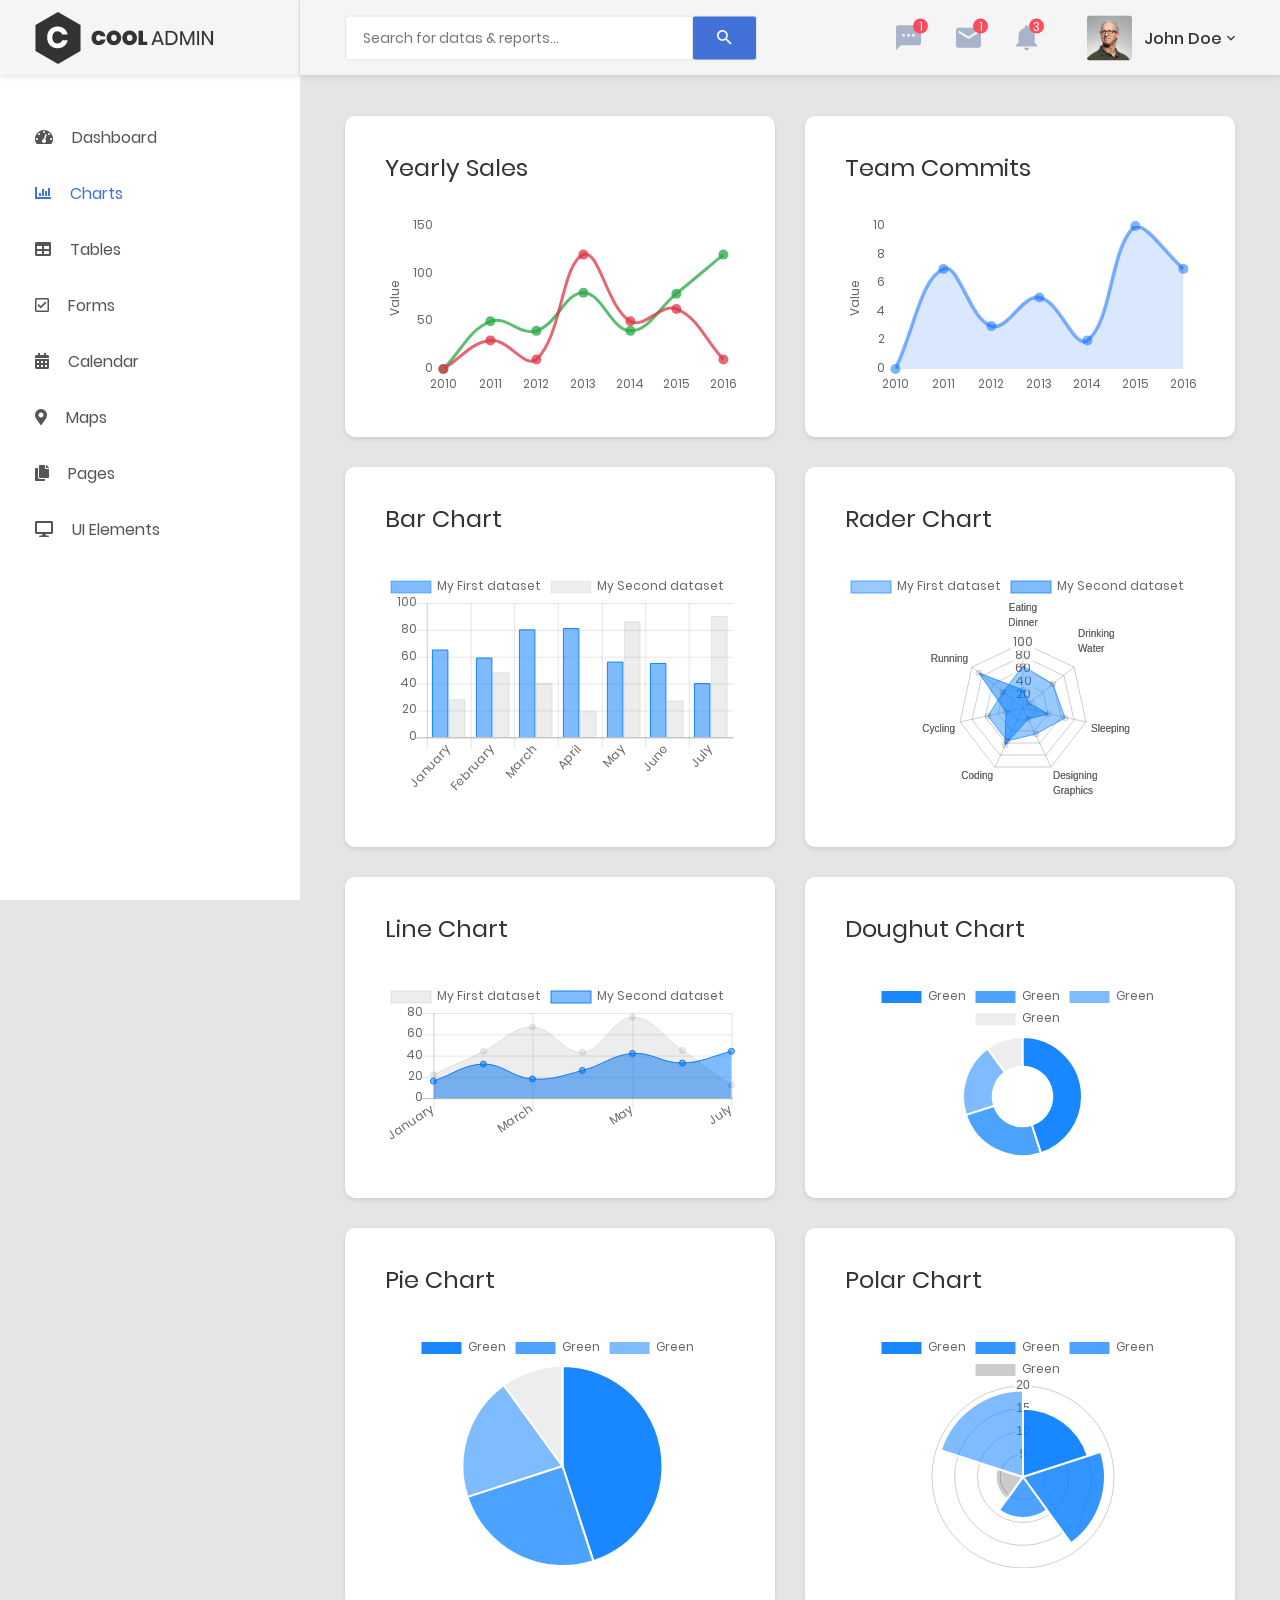
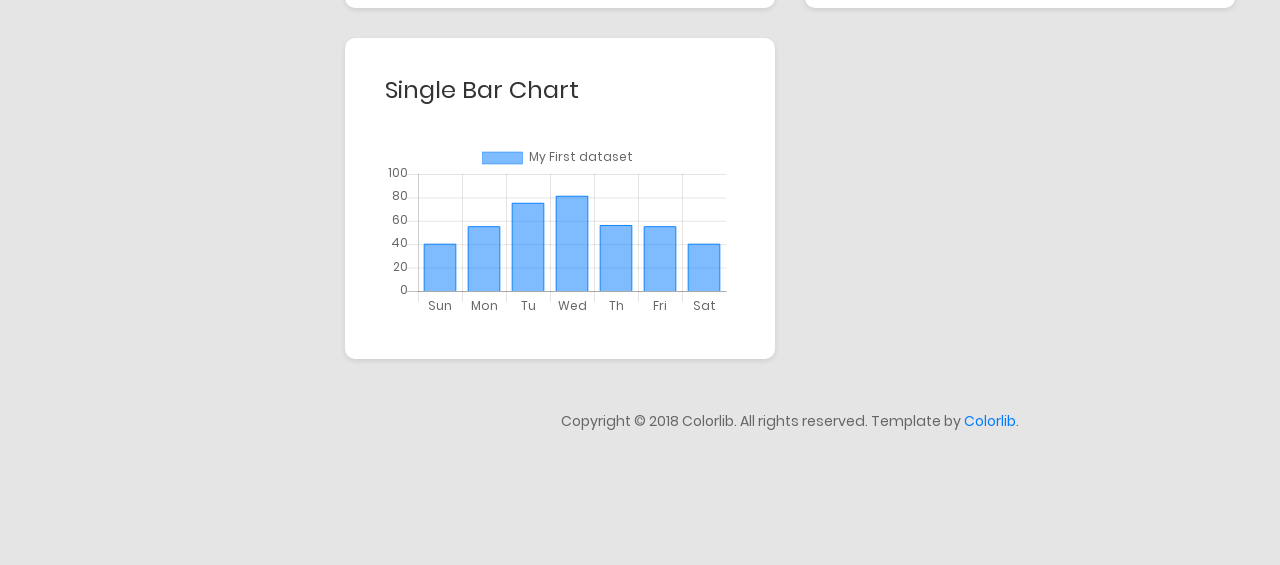
<file: EmlakSitesi/Templates/admin/chart.html>
<!DOCTYPE html>
<html lang="en">

<head>
    <!-- Required meta tags-->
    <meta charset="UTF-8">
    <meta name="viewport" content="width=device-width, initial-scale=1, shrink-to-fit=no">
    <meta name="description" content="au theme template">
    <meta name="author" content="Hau Nguyen">
    <meta name="keywords" content="au theme template">

    <!-- Title Page-->
    <title>Charts</title>

    <!-- Fontfaces CSS-->
    <link href="css/font-face.css" rel="stylesheet" media="all">
    <link href="vendor/font-awesome-4.7/css/font-awesome.min.css" rel="stylesheet" media="all">
    <link href="vendor/font-awesome-5/css/fontawesome-all.min.css" rel="stylesheet" media="all">
    <link href="vendor/mdi-font/css/material-design-iconic-font.min.css" rel="stylesheet" media="all">

    <!-- Bootstrap CSS-->
    <link href="vendor/bootstrap-4.1/bootstrap.min.css" rel="stylesheet" media="all">

    <!-- Vendor CSS-->
    <link href="vendor/animsition/animsition.min.css" rel="stylesheet" media="all">
    <link href="vendor/bootstrap-progressbar/bootstrap-progressbar-3.3.4.min.css" rel="stylesheet" media="all">
    <link href="vendor/wow/animate.css" rel="stylesheet" media="all">
    <link href="vendor/css-hamburgers/hamburgers.min.css" rel="stylesheet" media="all">
    <link href="vendor/slick/slick.css" rel="stylesheet" media="all">
    <link href="vendor/select2/select2.min.css" rel="stylesheet" media="all">
    <link href="vendor/perfect-scrollbar/perfect-scrollbar.css" rel="stylesheet" media="all">

    <!-- Main CSS-->
    <link href="css/theme.css" rel="stylesheet" media="all">

</head>

<body class="animsition">
    <div class="page-wrapper">
        <!-- HEADER MOBILE-->
        <header class="header-mobile d-block d-lg-none">
            <div class="header-mobile__bar">
                <div class="container-fluid">
                    <div class="header-mobile-inner">
                        <a class="logo" href="index.html">
                            <img src="images/icon/logo.png" alt="CoolAdmin" />
                        </a>
                        <button class="hamburger hamburger--slider" type="button">
                            <span class="hamburger-box">
                                <span class="hamburger-inner"></span>
                            </span>
                        </button>
                    </div>
                </div>
            </div>
            <nav class="navbar-mobile">
                <div class="container-fluid">
                    <ul class="navbar-mobile__list list-unstyled">
                        <li class="has-sub">
                            <a class="js-arrow" href="#">
                                <i class="fas fa-tachometer-alt"></i>Dashboard</a>
                            <ul class="navbar-mobile-sub__list list-unstyled js-sub-list">
                                <li>
                                    <a href="index.html">Dashboard 1</a>
                                </li>
                                <li>
                                    <a href="index2.html">Dashboard 2</a>
                                </li>
                                <li>
                                    <a href="index3.html">Dashboard 3</a>
                                </li>
                                <li>
                                    <a href="index4.html">Dashboard 4</a>
                                </li>
                            </ul>
                        </li>
                        <li>
                            <a href="chart.html">
                                <i class="fas fa-chart-bar"></i>Charts</a>
                        </li>
                        <li>
                            <a href="table.html">
                                <i class="fas fa-table"></i>Tables</a>
                        </li>
                        <li>
                            <a href="form.html">
                                <i class="far fa-check-square"></i>Forms</a>
                        </li>
                        <li>
                            <a href="calendar.html">
                                <i class="fas fa-calendar-alt"></i>Calendar</a>
                        </li>
                        <li>
                            <a href="map.html">
                                <i class="fas fa-map-marker-alt"></i>Maps</a>
                        </li>
                        <li class="has-sub">
                            <a class="js-arrow" href="#">
                                <i class="fas fa-copy"></i>Pages</a>
                            <ul class="navbar-mobile-sub__list list-unstyled js-sub-list">
                                <li>
                                    <a href="login.html">Login</a>
                                </li>
                                <li>
                                    <a href="register.html">Register</a>
                                </li>
                                <li>
                                    <a href="forget-pass.html">Forget Password</a>
                                </li>
                            </ul>
                        </li>
                        <li class="has-sub">
                            <a class="js-arrow" href="#">
                                <i class="fas fa-desktop"></i>UI Elements</a>
                            <ul class="navbar-mobile-sub__list list-unstyled js-sub-list">
                                <li>
                                    <a href="button.html">Button</a>
                                </li>
                                <li>
                                    <a href="badge.html">Badges</a>
                                </li>
                                <li>
                                    <a href="tab.html">Tabs</a>
                                </li>
                                <li>
                                    <a href="card.html">Cards</a>
                                </li>
                                <li>
                                    <a href="alert.html">Alerts</a>
                                </li>
                                <li>
                                    <a href="progress-bar.html">Progress Bars</a>
                                </li>
                                <li>
                                    <a href="modal.html">Modals</a>
                                </li>
                                <li>
                                    <a href="switch.html">Switchs</a>
                                </li>
                                <li>
                                    <a href="grid.html">Grids</a>
                                </li>
                                <li>
                                    <a href="fontawesome.html">Fontawesome Icon</a>
                                </li>
                                <li>
                                    <a href="typo.html">Typography</a>
                                </li>
                            </ul>
                        </li>
                    </ul>
                </div>
            </nav>
        </header>
        <!-- END HEADER MOBILE-->

        <!-- MENU SIDEBAR-->
        <aside class="menu-sidebar d-none d-lg-block">
            <div class="logo">
                <a href="#">
                    <img src="images/icon/logo.png" alt="Cool Admin" />
                </a>
            </div>
            <div class="menu-sidebar__content js-scrollbar1">
                <nav class="navbar-sidebar">
                    <ul class="list-unstyled navbar__list">
                        <li class="has-sub">
                            <a class="js-arrow" href="#">
                                <i class="fas fa-tachometer-alt"></i>Dashboard</a>
                            <ul class="list-unstyled navbar__sub-list js-sub-list">
                                <li>
                                    <a href="index.html">Dashboard 1</a>
                                </li>
                                <li>
                                    <a href="index2.html">Dashboard 2</a>
                                </li>
                                <li>
                                    <a href="index3.html">Dashboard 3</a>
                                </li>
                                <li>
                                    <a href="index4.html">Dashboard 4</a>
                                </li>
                            </ul>
                        </li>
                        <li class="active">
                            <a href="chart.html">
                                <i class="fas fa-chart-bar"></i>Charts</a>
                        </li>
                        <li>
                            <a href="table.html">
                                <i class="fas fa-table"></i>Tables</a>
                        </li>
                        <li>
                            <a href="form.html">
                                <i class="far fa-check-square"></i>Forms</a>
                        </li>
                        <li>
                            <a href="calendar.html">
                                <i class="fas fa-calendar-alt"></i>Calendar</a>
                        </li>
                        <li>
                            <a href="map.html">
                                <i class="fas fa-map-marker-alt"></i>Maps</a>
                        </li>
                        <li class="has-sub">
                            <a class="js-arrow" href="#">
                                <i class="fas fa-copy"></i>Pages</a>
                            <ul class="list-unstyled navbar__sub-list js-sub-list">
                                <li>
                                    <a href="login.html">Login</a>
                                </li>
                                <li>
                                    <a href="register.html">Register</a>
                                </li>
                                <li>
                                    <a href="forget-pass.html">Forget Password</a>
                                </li>
                            </ul>
                        </li>
                        <li class="has-sub">
                            <a class="js-arrow" href="#">
                                <i class="fas fa-desktop"></i>UI Elements</a>
                            <ul class="list-unstyled navbar__sub-list js-sub-list">
                                <li>
                                    <a href="button.html">Button</a>
                                </li>
                                <li>
                                    <a href="badge.html">Badges</a>
                                </li>
                                <li>
                                    <a href="tab.html">Tabs</a>
                                </li>
                                <li>
                                    <a href="card.html">Cards</a>
                                </li>
                                <li>
                                    <a href="alert.html">Alerts</a>
                                </li>
                                <li>
                                    <a href="progress-bar.html">Progress Bars</a>
                                </li>
                                <li>
                                    <a href="modal.html">Modals</a>
                                </li>
                                <li>
                                    <a href="switch.html">Switchs</a>
                                </li>
                                <li>
                                    <a href="grid.html">Grids</a>
                                </li>
                                <li>
                                    <a href="fontawesome.html">Fontawesome Icon</a>
                                </li>
                                <li>
                                    <a href="typo.html">Typography</a>
                                </li>
                            </ul>
                        </li>
                    </ul>
                </nav>
            </div>
        </aside>
        <!-- END MENU SIDEBAR-->

        <!-- PAGE CONTAINER-->
        <div class="page-container">
            <!-- HEADER DESKTOP-->
            <header class="header-desktop">
                <div class="section__content section__content--p30">
                    <div class="container-fluid">
                        <div class="header-wrap">
                            <form class="form-header" action="" method="POST">
                                <input class="au-input au-input--xl" type="text" name="search" placeholder="Search for datas &amp; reports..." />
                                <button class="au-btn--submit" type="submit">
                                    <i class="zmdi zmdi-search"></i>
                                </button>
                            </form>
                            <div class="header-button">
                                <div class="noti-wrap">
                                    <div class="noti__item js-item-menu">
                                        <i class="zmdi zmdi-comment-more"></i>
                                        <span class="quantity">1</span>
                                        <div class="mess-dropdown js-dropdown">
                                            <div class="mess__title">
                                                <p>You have 2 news message</p>
                                            </div>
                                            <div class="mess__item">
                                                <div class="image img-cir img-40">
                                                    <img src="images/icon/avatar-06.jpg" alt="Michelle Moreno" />
                                                </div>
                                                <div class="content">
                                                    <h6>Michelle Moreno</h6>
                                                    <p>Have sent a photo</p>
                                                    <span class="time">3 min ago</span>
                                                </div>
                                            </div>
                                            <div class="mess__item">
                                                <div class="image img-cir img-40">
                                                    <img src="images/icon/avatar-04.jpg" alt="Diane Myers" />
                                                </div>
                                                <div class="content">
                                                    <h6>Diane Myers</h6>
                                                    <p>You are now connected on message</p>
                                                    <span class="time">Yesterday</span>
                                                </div>
                                            </div>
                                            <div class="mess__footer">
                                                <a href="#">View all messages</a>
                                            </div>
                                        </div>
                                    </div>
                                    <div class="noti__item js-item-menu">
                                        <i class="zmdi zmdi-email"></i>
                                        <span class="quantity">1</span>
                                        <div class="email-dropdown js-dropdown">
                                            <div class="email__title">
                                                <p>You have 3 New Emails</p>
                                            </div>
                                            <div class="email__item">
                                                <div class="image img-cir img-40">
                                                    <img src="images/icon/avatar-06.jpg" alt="Cynthia Harvey" />
                                                </div>
                                                <div class="content">
                                                    <p>Meeting about new dashboard...</p>
                                                    <span>Cynthia Harvey, 3 min ago</span>
                                                </div>
                                            </div>
                                            <div class="email__item">
                                                <div class="image img-cir img-40">
                                                    <img src="images/icon/avatar-05.jpg" alt="Cynthia Harvey" />
                                                </div>
                                                <div class="content">
                                                    <p>Meeting about new dashboard...</p>
                                                    <span>Cynthia Harvey, Yesterday</span>
                                                </div>
                                            </div>
                                            <div class="email__item">
                                                <div class="image img-cir img-40">
                                                    <img src="images/icon/avatar-04.jpg" alt="Cynthia Harvey" />
                                                </div>
                                                <div class="content">
                                                    <p>Meeting about new dashboard...</p>
                                                    <span>Cynthia Harvey, April 12,,2018</span>
                                                </div>
                                            </div>
                                            <div class="email__footer">
                                                <a href="#">See all emails</a>
                                            </div>
                                        </div>
                                    </div>
                                    <div class="noti__item js-item-menu">
                                        <i class="zmdi zmdi-notifications"></i>
                                        <span class="quantity">3</span>
                                        <div class="notifi-dropdown js-dropdown">
                                            <div class="notifi__title">
                                                <p>You have 3 Notifications</p>
                                            </div>
                                            <div class="notifi__item">
                                                <div class="bg-c1 img-cir img-40">
                                                    <i class="zmdi zmdi-email-open"></i>
                                                </div>
                                                <div class="content">
                                                    <p>You got a email notification</p>
                                                    <span class="date">April 12, 2018 06:50</span>
                                                </div>
                                            </div>
                                            <div class="notifi__item">
                                                <div class="bg-c2 img-cir img-40">
                                                    <i class="zmdi zmdi-account-box"></i>
                                                </div>
                                                <div class="content">
                                                    <p>Your account has been blocked</p>
                                                    <span class="date">April 12, 2018 06:50</span>
                                                </div>
                                            </div>
                                            <div class="notifi__item">
                                                <div class="bg-c3 img-cir img-40">
                                                    <i class="zmdi zmdi-file-text"></i>
                                                </div>
                                                <div class="content">
                                                    <p>You got a new file</p>
                                                    <span class="date">April 12, 2018 06:50</span>
                                                </div>
                                            </div>
                                            <div class="notifi__footer">
                                                <a href="#">All notifications</a>
                                            </div>
                                        </div>
                                    </div>
                                </div>
                                <div class="account-wrap">
                                    <div class="account-item clearfix js-item-menu">
                                        <div class="image">
                                            <img src="images/icon/avatar-01.jpg" alt="John Doe" />
                                        </div>
                                        <div class="content">
                                            <a class="js-acc-btn" href="#">john doe</a>
                                        </div>
                                        <div class="account-dropdown js-dropdown">
                                            <div class="info clearfix">
                                                <div class="image">
                                                    <a href="#">
                                                        <img src="images/icon/avatar-01.jpg" alt="John Doe" />
                                                    </a>
                                                </div>
                                                <div class="content">
                                                    <h5 class="name">
                                                        <a href="#">john doe</a>
                                                    </h5>
                                                    <span class="email">johndoe@example.com</span>
                                                </div>
                                            </div>
                                            <div class="account-dropdown__body">
                                                <div class="account-dropdown__item">
                                                    <a href="#">
                                                        <i class="zmdi zmdi-account"></i>Account</a>
                                                </div>
                                                <div class="account-dropdown__item">
                                                    <a href="#">
                                                        <i class="zmdi zmdi-settings"></i>Setting</a>
                                                </div>
                                                <div class="account-dropdown__item">
                                                    <a href="#">
                                                        <i class="zmdi zmdi-money-box"></i>Billing</a>
                                                </div>
                                            </div>
                                            <div class="account-dropdown__footer">
                                                <a href="#">
                                                    <i class="zmdi zmdi-power"></i>Logout</a>
                                            </div>
                                        </div>
                                    </div>
                                </div>
                            </div>
                        </div>
                    </div>
                </div>
            </header>
            <!-- END HEADER DESKTOP-->

            <!-- MAIN CONTENT-->
            <div class="main-content">
                <div class="section__content section__content--p30">
                    <div class="container-fluid">
                        <div class="row">
                            <div class="col-lg-6">
                                <div class="au-card m-b-30">
                                    <div class="au-card-inner">
                                        <h3 class="title-2 m-b-40">Yearly Sales</h3>
                                        <canvas id="sales-chart"></canvas>
                                    </div>
                                </div>
                            </div>
                            <div class="col-lg-6">
                                <div class="au-card m-b-30">
                                    <div class="au-card-inner">
                                        <h3 class="title-2 m-b-40">Team Commits</h3>
                                        <canvas id="team-chart"></canvas>
                                    </div>
                                </div>
                            </div>
                            <div class="col-lg-6">
                                <div class="au-card m-b-30">
                                    <div class="au-card-inner">
                                        <h3 class="title-2 m-b-40">Bar chart</h3>
                                        <canvas id="barChart"></canvas>
                                    </div>
                                </div>
                            </div>
                            <div class="col-lg-6">
                                <div class="au-card m-b-30">
                                    <div class="au-card-inner">
                                        <h3 class="title-2 m-b-40">Rader chart</h3>
                                        <canvas id="radarChart"></canvas>
                                    </div>
                                </div>
                            </div>
                            <div class="col-lg-6">
                                <div class="au-card m-b-30">
                                    <div class="au-card-inner">
                                        <h3 class="title-2 m-b-40">Line Chart</h3>
                                        <canvas id="lineChart"></canvas>
                                    </div>
                                </div>
                            </div>
                            <div class="col-lg-6">
                                <div class="au-card m-b-30">
                                    <div class="au-card-inner">
                                        <h3 class="title-2 m-b-40">Doughut Chart</h3>
                                        <canvas id="doughutChart"></canvas>
                                    </div>
                                </div>
                            </div>
                            <div class="col-lg-6">
                                <div class="au-card m-b-30">
                                    <div class="au-card-inner">
                                        <h3 class="title-2 m-b-40">Pie Chart</h3>
                                        <canvas id="pieChart"></canvas>
                                    </div>
                                </div>
                            </div>
                            <div class="col-lg-6">
                                <div class="au-card m-b-30">
                                    <div class="au-card-inner">
                                        <h3 class="title-2 m-b-40">Polar Chart</h3>
                                        <canvas id="polarChart"></canvas>
                                    </div>
                                </div>
                            </div>
                            <div class="col-lg-6">
                                <div class="au-card m-b-30">
                                    <div class="au-card-inner">
                                        <h3 class="title-2 m-b-40">Single Bar Chart</h3>
                                        <canvas id="singelBarChart"></canvas>
                                    </div>
                                </div>
                            </div>
                        </div>
                        <div class="row">
                            <div class="col-md-12">
                                <div class="copyright">
                                    <p>Copyright © 2018 Colorlib. All rights reserved. Template by <a href="https://colorlib.com">Colorlib</a>.</p>
                                </div>
                            </div>
                        </div>
                    </div>
                </div>
            </div>
            <!-- END MAIN CONTENT-->
        </div>
        <!-- END PAGE CONTAINER-->

    </div>

    <!-- Jquery JS-->
    <script src="vendor/jquery-3.2.1.min.js"></script>
    <!-- Bootstrap JS-->
    <script src="vendor/bootstrap-4.1/popper.min.js"></script>
    <script src="vendor/bootstrap-4.1/bootstrap.min.js"></script>
    <!-- Vendor JS       -->
    <script src="vendor/slick/slick.min.js">
    </script>
    <script src="vendor/wow/wow.min.js"></script>
    <script src="vendor/animsition/animsition.min.js"></script>
    <script src="vendor/bootstrap-progressbar/bootstrap-progressbar.min.js">
    </script>
    <script src="vendor/counter-up/jquery.waypoints.min.js"></script>
    <script src="vendor/counter-up/jquery.counterup.min.js">
    </script>
    <script src="vendor/circle-progress/circle-progress.min.js"></script>
    <script src="vendor/perfect-scrollbar/perfect-scrollbar.js"></script>
    <script src="vendor/chartjs/Chart.bundle.min.js"></script>
    <script src="vendor/select2/select2.min.js">
    </script>

    <!-- Main JS-->
    <script src="js/main.js"></script>

</body>

</html>
<!-- end document-->
</file>
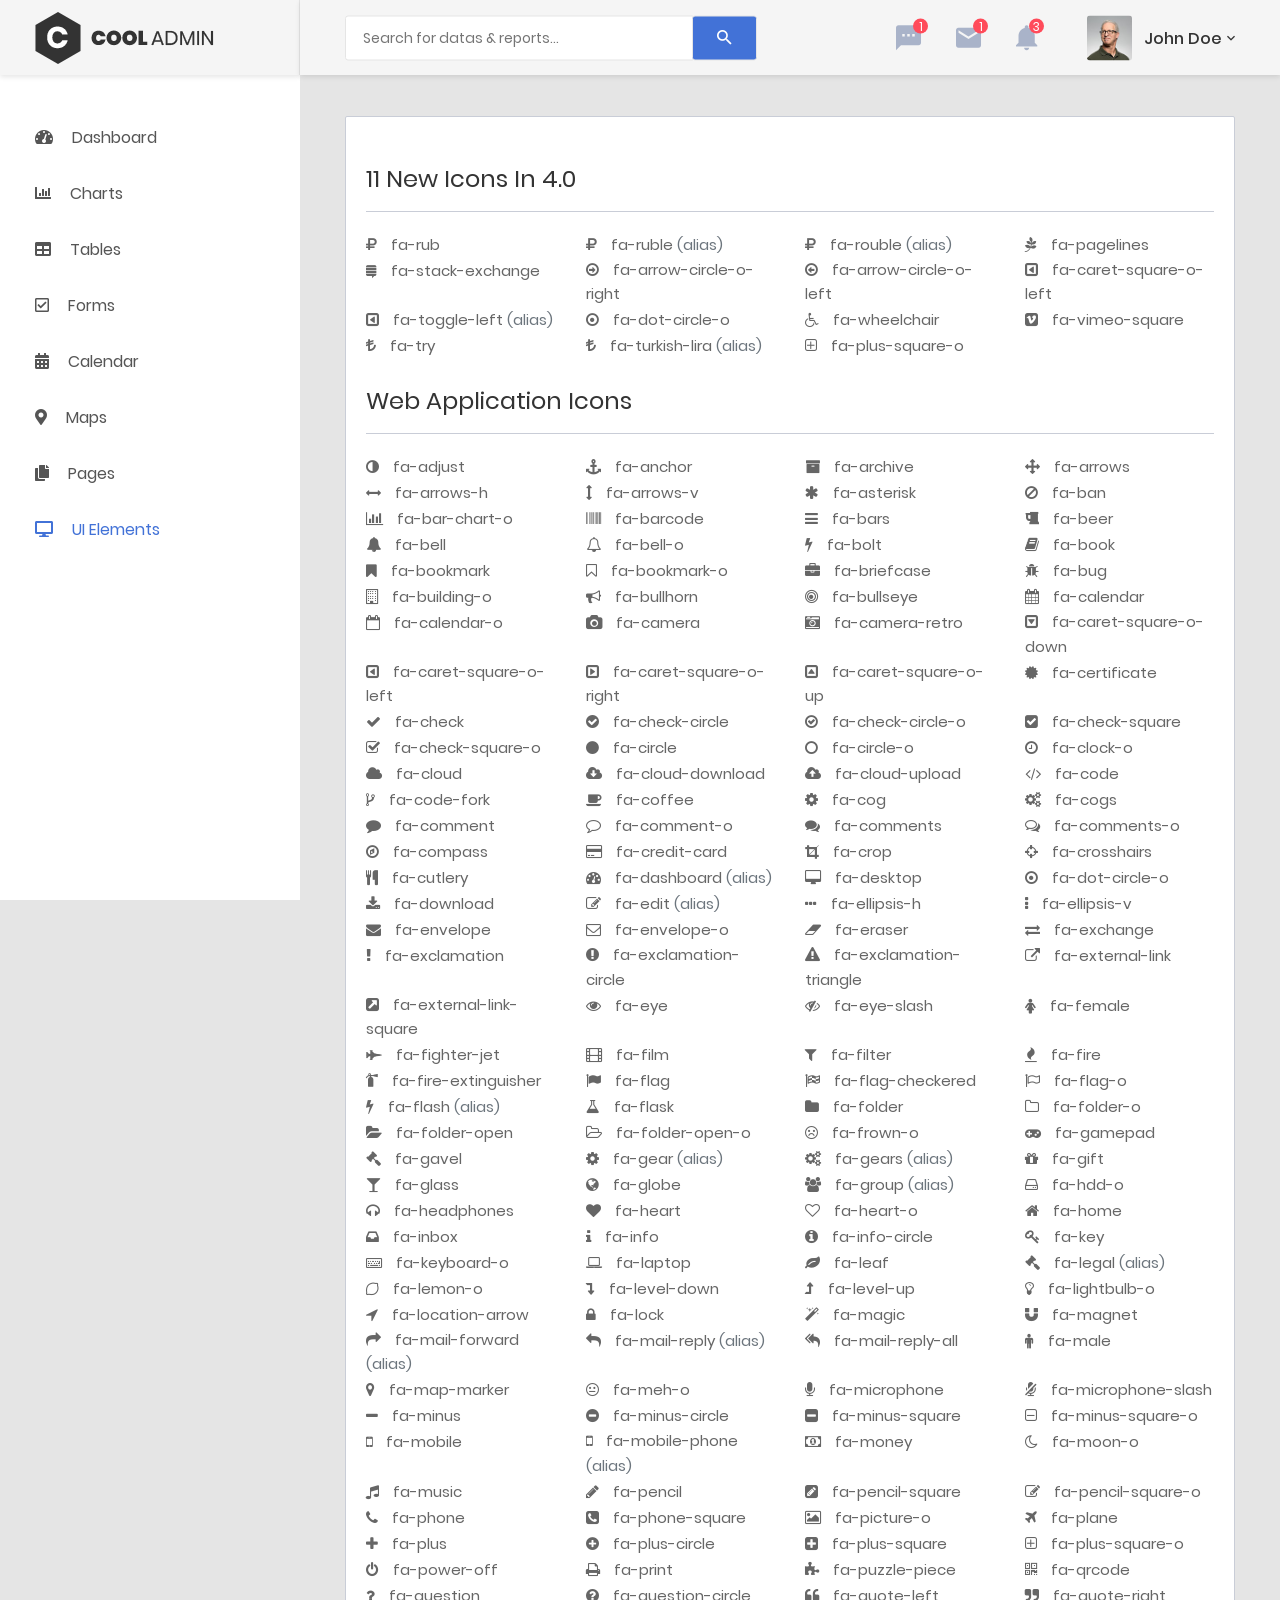
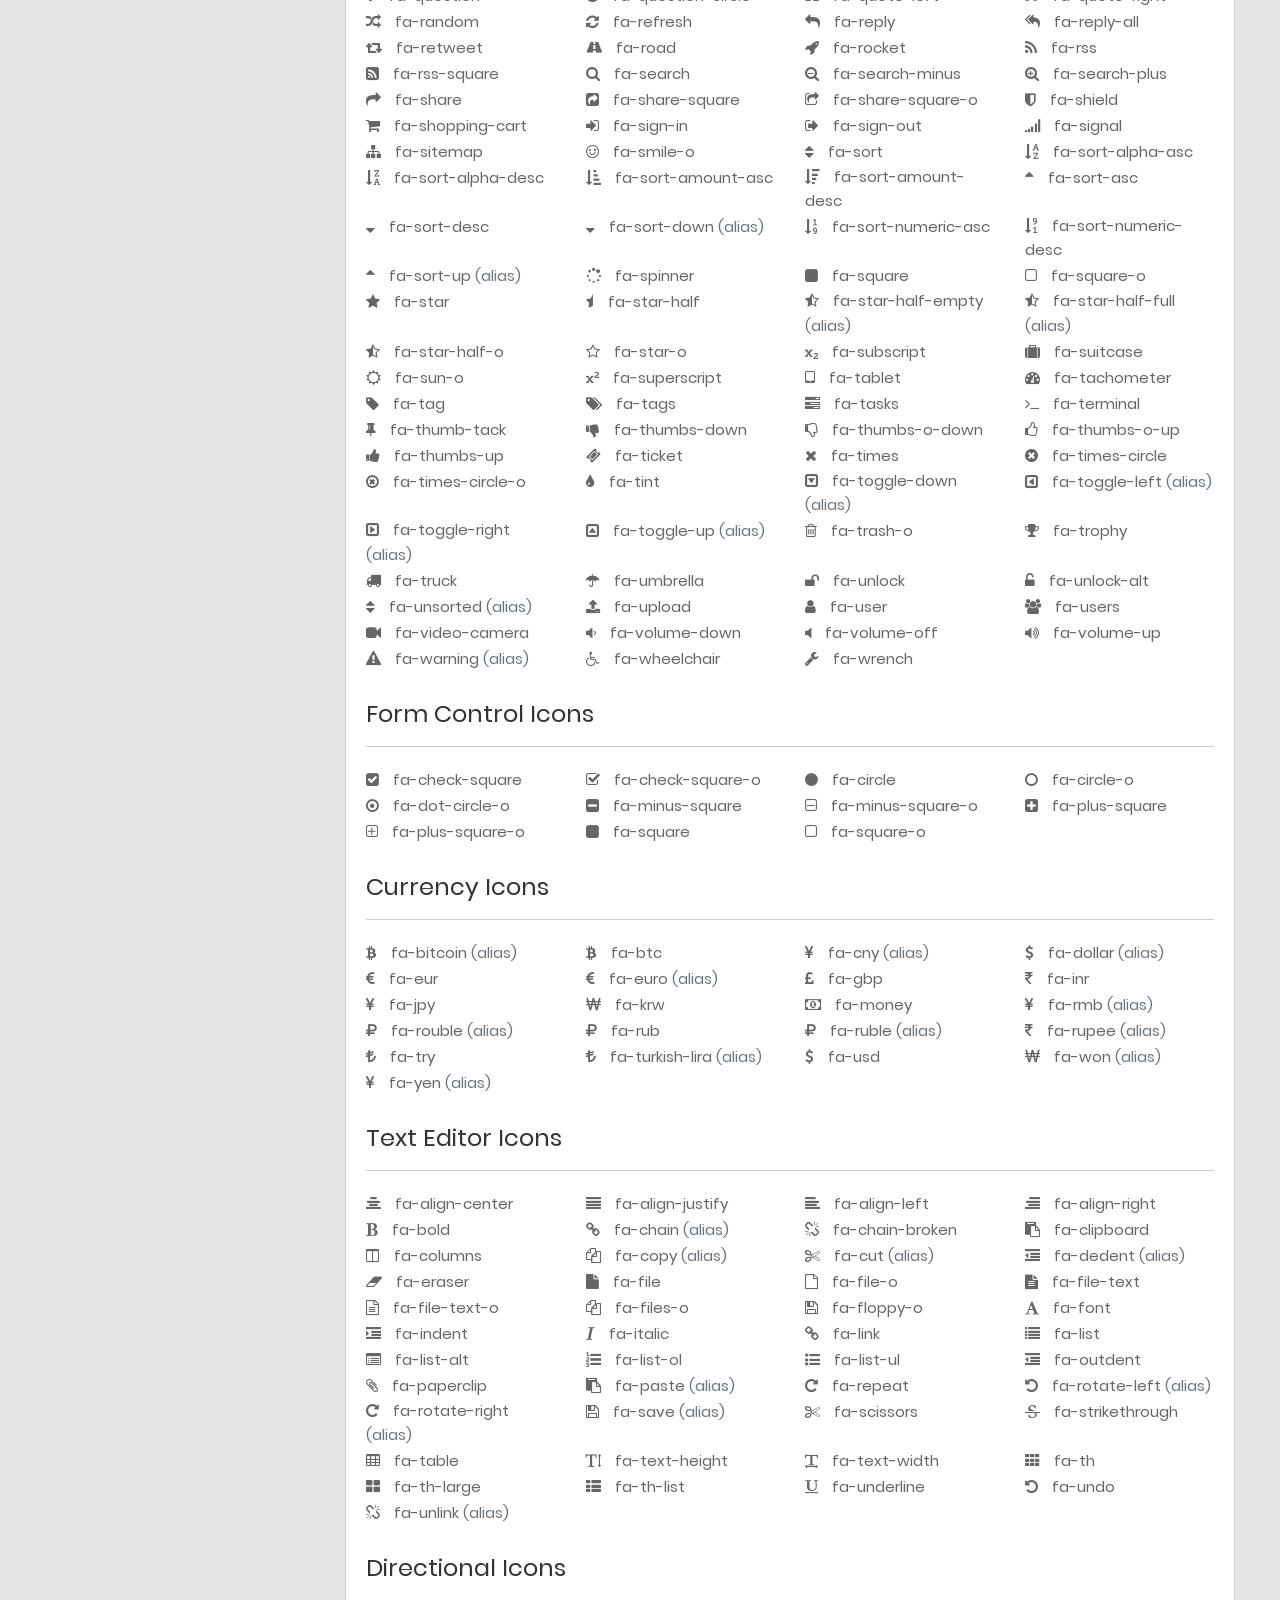
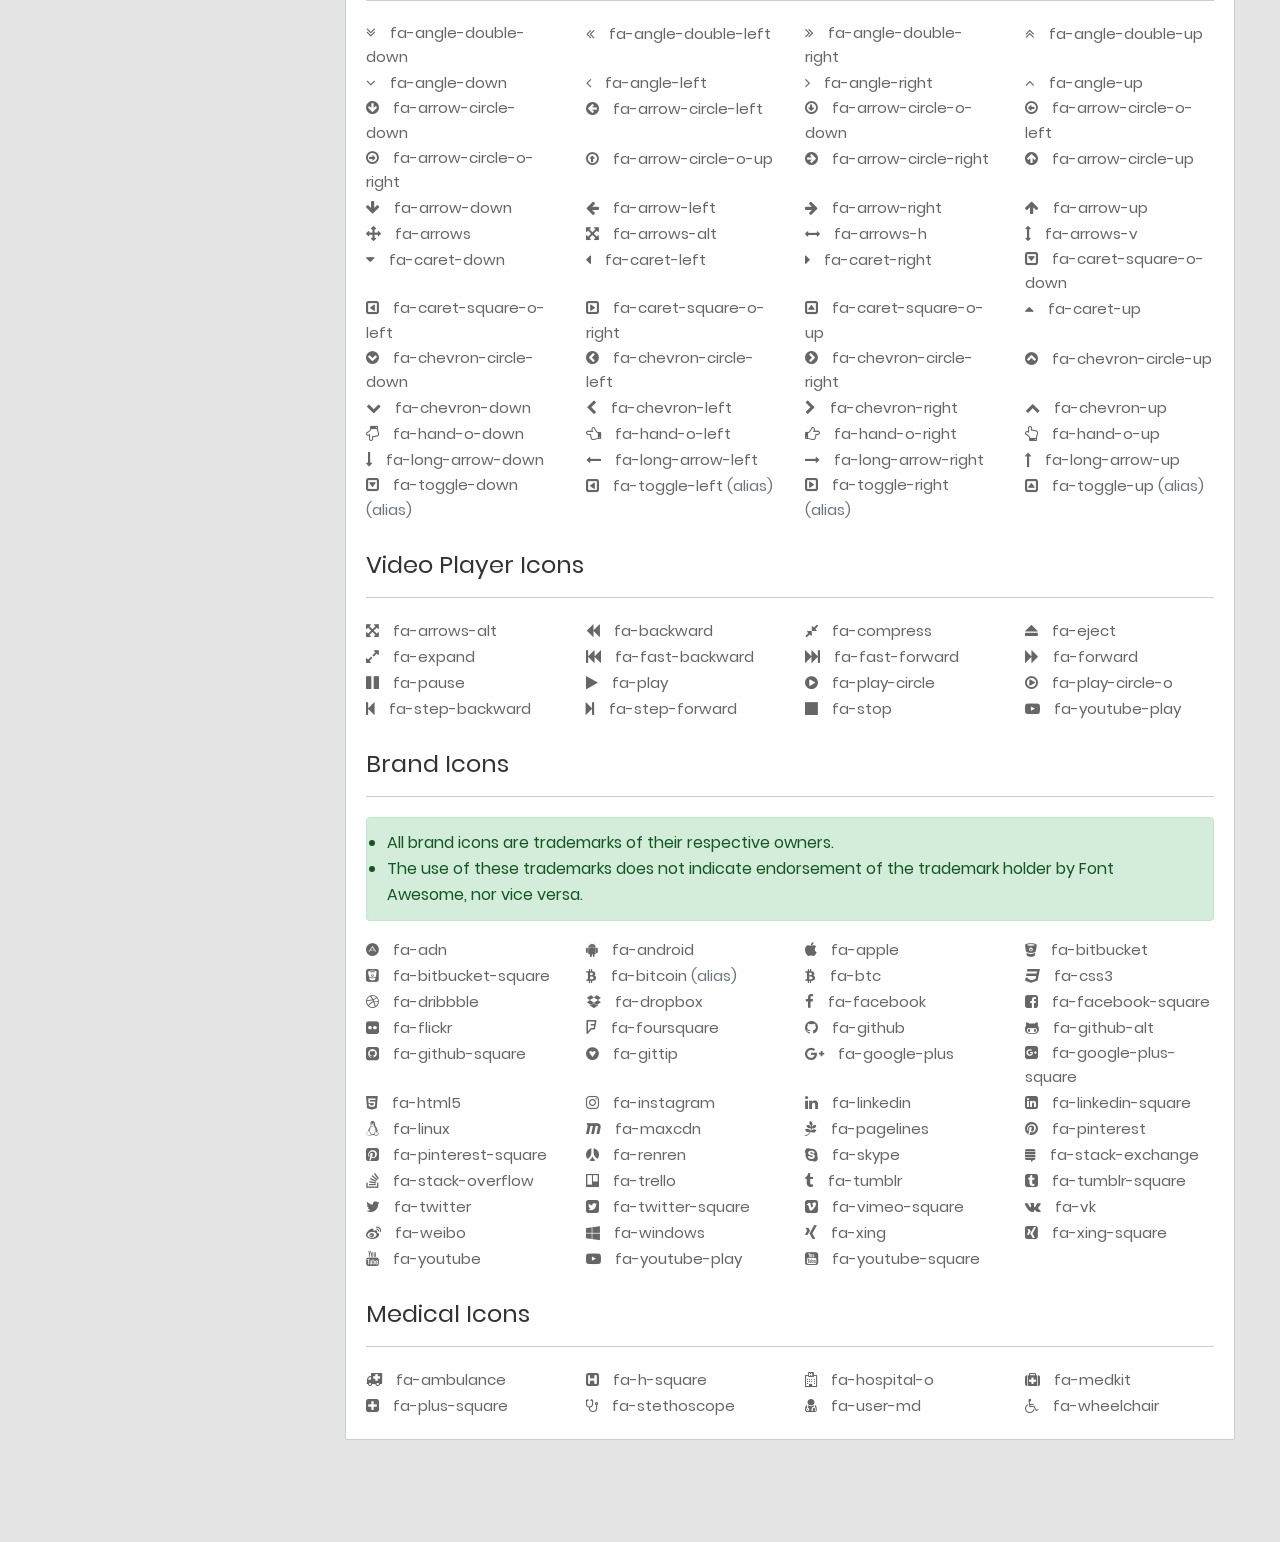
<file: EmlakSitesi/Templates/admin/fontawesome.html>
<!DOCTYPE html>
<html lang="en">

<head>
    <!-- Required meta tags-->
    <meta charset="UTF-8">
    <meta name="viewport" content="width=device-width, initial-scale=1, shrink-to-fit=no">
    <meta name="description" content="au theme template">
    <meta name="author" content="Hau Nguyen">
    <meta name="keywords" content="au theme template">

    <!-- Title Page-->
    <title>Font Awesome</title>

    <!-- Fontfaces CSS-->
    <link href="css/font-face.css" rel="stylesheet" media="all">
    <link href="vendor/font-awesome-5/css/fontawesome-all.min.css" rel="stylesheet" media="all">
    <link href="vendor/font-awesome-4.7/css/font-awesome.min.css" rel="stylesheet" media="all">
    <link href="vendor/mdi-font/css/material-design-iconic-font.min.css" rel="stylesheet" media="all">

    <!-- Bootstrap CSS-->
    <link href="vendor/bootstrap-4.1/bootstrap.min.css" rel="stylesheet" media="all">

    <!-- Vendor CSS-->
    <link href="vendor/animsition/animsition.min.css" rel="stylesheet" media="all">
    <link href="vendor/bootstrap-progressbar/bootstrap-progressbar-3.3.4.min.css" rel="stylesheet" media="all">
    <link href="vendor/wow/animate.css" rel="stylesheet" media="all">
    <link href="vendor/css-hamburgers/hamburgers.min.css" rel="stylesheet" media="all">
    <link href="vendor/slick/slick.css" rel="stylesheet" media="all">
    <link href="vendor/select2/select2.min.css" rel="stylesheet" media="all">
    <link href="vendor/perfect-scrollbar/perfect-scrollbar.css" rel="stylesheet" media="all">

    <!-- Main CSS-->
    <link href="css/theme.css" rel="stylesheet" media="all">

</head>

<body class="animsition">
    <div class="page-wrapper">
        <!-- HEADER MOBILE-->
        <header class="header-mobile d-block d-lg-none">
            <div class="header-mobile__bar">
                <div class="container-fluid">
                    <div class="header-mobile-inner">
                        <a class="logo" href="index.html">
                            <img src="images/icon/logo.png" alt="CoolAdmin" />
                        </a>
                        <button class="hamburger hamburger--slider" type="button">
                            <span class="hamburger-box">
                                <span class="hamburger-inner"></span>
                            </span>
                        </button>
                    </div>
                </div>
            </div>
            <nav class="navbar-mobile">
                <div class="container-fluid">
                    <ul class="navbar-mobile__list list-unstyled">
                        <li class="has-sub">
                            <a class="js-arrow" href="#">
                                <i class="fas fa-tachometer-alt"></i>Dashboard</a>
                            <ul class="navbar-mobile-sub__list list-unstyled js-sub-list">
                                <li>
                                    <a href="index.html">Dashboard 1</a>
                                </li>
                                <li>
                                    <a href="index2.html">Dashboard 2</a>
                                </li>
                                <li>
                                    <a href="index3.html">Dashboard 3</a>
                                </li>
                                <li>
                                    <a href="index4.html">Dashboard 4</a>
                                </li>
                            </ul>
                        </li>
                        <li>
                            <a href="chart.html">
                                <i class="fas fa-chart-bar"></i>Charts</a>
                        </li>
                        <li>
                            <a href="table.html">
                                <i class="fas fa-table"></i>Tables</a>
                        </li>
                        <li>
                            <a href="form.html">
                                <i class="far fa-check-square"></i>Forms</a>
                        </li>
                        <li>
                            <a href="calendar.html">
                                <i class="fas fa-calendar-alt"></i>Calendar</a>
                        </li>
                        <li>
                            <a href="map.html">
                                <i class="fas fa-map-marker-alt"></i>Maps</a>
                        </li>
                        <li class="has-sub">
                            <a class="js-arrow" href="#">
                                <i class="fas fa-copy"></i>Pages</a>
                            <ul class="navbar-mobile-sub__list list-unstyled js-sub-list">
                                <li>
                                    <a href="login.html">Login</a>
                                </li>
                                <li>
                                    <a href="register.html">Register</a>
                                </li>
                                <li>
                                    <a href="forget-pass.html">Forget Password</a>
                                </li>
                            </ul>
                        </li>
                        <li class="has-sub">
                            <a class="js-arrow" href="#">
                                <i class="fas fa-desktop"></i>UI Elements</a>
                            <ul class="navbar-mobile-sub__list list-unstyled js-sub-list">
                                <li>
                                    <a href="button.html">Button</a>
                                </li>
                                <li>
                                    <a href="badge.html">Badges</a>
                                </li>
                                <li>
                                    <a href="tab.html">Tabs</a>
                                </li>
                                <li>
                                    <a href="card.html">Cards</a>
                                </li>
                                <li>
                                    <a href="alert.html">Alerts</a>
                                </li>
                                <li>
                                    <a href="progress-bar.html">Progress Bars</a>
                                </li>
                                <li>
                                    <a href="modal.html">Modals</a>
                                </li>
                                <li>
                                    <a href="switch.html">Switchs</a>
                                </li>
                                <li>
                                    <a href="grid.html">Grids</a>
                                </li>
                                <li>
                                    <a href="fontawesome.html">Fontawesome Icon</a>
                                </li>
                                <li>
                                    <a href="typo.html">Typography</a>
                                </li>
                            </ul>
                        </li>
                    </ul>
                </div>
            </nav>
        </header>
        <!-- END HEADER MOBILE-->

        <!-- MENU SIDEBAR-->
        <aside class="menu-sidebar d-none d-lg-block">
            <div class="logo">
                <a href="#">
                    <img src="images/icon/logo.png" alt="Cool Admin" />
                </a>
            </div>
            <div class="menu-sidebar__content js-scrollbar1">
                <nav class="navbar-sidebar">
                    <ul class="list-unstyled navbar__list">
                        <li class="has-sub">
                            <a class="js-arrow" href="#">
                                <i class="fas fa-tachometer-alt"></i>Dashboard</a>
                            <ul class="list-unstyled navbar__sub-list js-sub-list">
                                <li>
                                    <a href="index.html">Dashboard 1</a>
                                </li>
                                <li>
                                    <a href="index2.html">Dashboard 2</a>
                                </li>
                                <li>
                                    <a href="index3.html">Dashboard 3</a>
                                </li>
                                <li>
                                    <a href="index4.html">Dashboard 4</a>
                                </li>
                            </ul>
                        </li>
                        <li>
                            <a href="chart.html">
                                <i class="fas fa-chart-bar"></i>Charts</a>
                        </li>
                        <li>
                            <a href="table.html">
                                <i class="fas fa-table"></i>Tables</a>
                        </li>
                        <li>
                            <a href="form.html">
                                <i class="far fa-check-square"></i>Forms</a>
                        </li>
                        <li>
                            <a href="calendar.html">
                                <i class="fas fa-calendar-alt"></i>Calendar</a>
                        </li>
                        <li>
                            <a href="map.html">
                                <i class="fas fa-map-marker-alt"></i>Maps</a>
                        </li>
                        <li class="has-sub">
                            <a class="js-arrow" href="#">
                                <i class="fas fa-copy"></i>Pages</a>
                            <ul class="list-unstyled navbar__sub-list js-sub-list">
                                <li>
                                    <a href="login.html">Login</a>
                                </li>
                                <li>
                                    <a href="register.html">Register</a>
                                </li>
                                <li>
                                    <a href="forget-pass.html">Forget Password</a>
                                </li>
                            </ul>
                        </li>
                        <li class="active has-sub">
                            <a class="js-arrow" href="#">
                                <i class="fas fa-desktop"></i>UI Elements</a>
                            <ul class="list-unstyled navbar__sub-list js-sub-list">
                                <li>
                                    <a href="button.html">Button</a>
                                </li>
                                <li>
                                    <a href="badge.html">Badges</a>
                                </li>
                                <li>
                                    <a href="tab.html">Tabs</a>
                                </li>
                                <li>
                                    <a href="card.html">Cards</a>
                                </li>
                                <li>
                                    <a href="alert.html">Alerts</a>
                                </li>
                                <li>
                                    <a href="progress-bar.html">Progress Bars</a>
                                </li>
                                <li>
                                    <a href="modal.html">Modals</a>
                                </li>
                                <li>
                                    <a href="switch.html">Switchs</a>
                                </li>
                                <li>
                                    <a href="grid.html">Grids</a>
                                </li>
                                <li>
                                    <a href="fontawesome.html">Fontawesome Icon</a>
                                </li>
                                <li>
                                    <a href="typo.html">Typography</a>
                                </li>
                            </ul>
                        </li>
                    </ul>
                </nav>
            </div>
        </aside>
        <!-- END MENU SIDEBAR-->

        <!-- PAGE CONTAINER-->
        <div class="page-container">
            <!-- HEADER DESKTOP-->
            <header class="header-desktop">
                <div class="section__content section__content--p30">
                    <div class="container-fluid">
                        <div class="header-wrap">
                            <form class="form-header" action="" method="POST">
                                <input class="au-input au-input--xl" type="text" name="search" placeholder="Search for datas &amp; reports..." />
                                <button class="au-btn--submit" type="submit">
                                    <i class="zmdi zmdi-search"></i>
                                </button>
                            </form>
                            <div class="header-button">
                                <div class="noti-wrap">
                                    <div class="noti__item js-item-menu">
                                        <i class="zmdi zmdi-comment-more"></i>
                                        <span class="quantity">1</span>
                                        <div class="mess-dropdown js-dropdown">
                                            <div class="mess__title">
                                                <p>You have 2 news message</p>
                                            </div>
                                            <div class="mess__item">
                                                <div class="image img-cir img-40">
                                                    <img src="images/icon/avatar-06.jpg" alt="Michelle Moreno" />
                                                </div>
                                                <div class="content">
                                                    <h6>Michelle Moreno</h6>
                                                    <p>Have sent a photo</p>
                                                    <span class="time">3 min ago</span>
                                                </div>
                                            </div>
                                            <div class="mess__item">
                                                <div class="image img-cir img-40">
                                                    <img src="images/icon/avatar-04.jpg" alt="Diane Myers" />
                                                </div>
                                                <div class="content">
                                                    <h6>Diane Myers</h6>
                                                    <p>You are now connected on message</p>
                                                    <span class="time">Yesterday</span>
                                                </div>
                                            </div>
                                            <div class="mess__footer">
                                                <a href="#">View all messages</a>
                                            </div>
                                        </div>
                                    </div>
                                    <div class="noti__item js-item-menu">
                                        <i class="zmdi zmdi-email"></i>
                                        <span class="quantity">1</span>
                                        <div class="email-dropdown js-dropdown">
                                            <div class="email__title">
                                                <p>You have 3 New Emails</p>
                                            </div>
                                            <div class="email__item">
                                                <div class="image img-cir img-40">
                                                    <img src="images/icon/avatar-06.jpg" alt="Cynthia Harvey" />
                                                </div>
                                                <div class="content">
                                                    <p>Meeting about new dashboard...</p>
                                                    <span>Cynthia Harvey, 3 min ago</span>
                                                </div>
                                            </div>
                                            <div class="email__item">
                                                <div class="image img-cir img-40">
                                                    <img src="images/icon/avatar-05.jpg" alt="Cynthia Harvey" />
                                                </div>
                                                <div class="content">
                                                    <p>Meeting about new dashboard...</p>
                                                    <span>Cynthia Harvey, Yesterday</span>
                                                </div>
                                            </div>
                                            <div class="email__item">
                                                <div class="image img-cir img-40">
                                                    <img src="images/icon/avatar-04.jpg" alt="Cynthia Harvey" />
                                                </div>
                                                <div class="content">
                                                    <p>Meeting about new dashboard...</p>
                                                    <span>Cynthia Harvey, April 12,,2018</span>
                                                </div>
                                            </div>
                                            <div class="email__footer">
                                                <a href="#">See all emails</a>
                                            </div>
                                        </div>
                                    </div>
                                    <div class="noti__item js-item-menu">
                                        <i class="zmdi zmdi-notifications"></i>
                                        <span class="quantity">3</span>
                                        <div class="notifi-dropdown js-dropdown">
                                            <div class="notifi__title">
                                                <p>You have 3 Notifications</p>
                                            </div>
                                            <div class="notifi__item">
                                                <div class="bg-c1 img-cir img-40">
                                                    <i class="zmdi zmdi-email-open"></i>
                                                </div>
                                                <div class="content">
                                                    <p>You got a email notification</p>
                                                    <span class="date">April 12, 2018 06:50</span>
                                                </div>
                                            </div>
                                            <div class="notifi__item">
                                                <div class="bg-c2 img-cir img-40">
                                                    <i class="zmdi zmdi-account-box"></i>
                                                </div>
                                                <div class="content">
                                                    <p>Your account has been blocked</p>
                                                    <span class="date">April 12, 2018 06:50</span>
                                                </div>
                                            </div>
                                            <div class="notifi__item">
                                                <div class="bg-c3 img-cir img-40">
                                                    <i class="zmdi zmdi-file-text"></i>
                                                </div>
                                                <div class="content">
                                                    <p>You got a new file</p>
                                                    <span class="date">April 12, 2018 06:50</span>
                                                </div>
                                            </div>
                                            <div class="notifi__footer">
                                                <a href="#">All notifications</a>
                                            </div>
                                        </div>
                                    </div>
                                </div>
                                <div class="account-wrap">
                                    <div class="account-item clearfix js-item-menu">
                                        <div class="image">
                                            <img src="images/icon/avatar-01.jpg" alt="John Doe" />
                                        </div>
                                        <div class="content">
                                            <a class="js-acc-btn" href="#">john doe</a>
                                        </div>
                                        <div class="account-dropdown js-dropdown">
                                            <div class="info clearfix">
                                                <div class="image">
                                                    <a href="#">
                                                        <img src="images/icon/avatar-01.jpg" alt="John Doe" />
                                                    </a>
                                                </div>
                                                <div class="content">
                                                    <h5 class="name">
                                                        <a href="#">john doe</a>
                                                    </h5>
                                                    <span class="email">johndoe@example.com</span>
                                                </div>
                                            </div>
                                            <div class="account-dropdown__body">
                                                <div class="account-dropdown__item">
                                                    <a href="#">
                                                        <i class="zmdi zmdi-account"></i>Account</a>
                                                </div>
                                                <div class="account-dropdown__item">
                                                    <a href="#">
                                                        <i class="zmdi zmdi-settings"></i>Setting</a>
                                                </div>
                                                <div class="account-dropdown__item">
                                                    <a href="#">
                                                        <i class="zmdi zmdi-money-box"></i>Billing</a>
                                                </div>
                                            </div>
                                            <div class="account-dropdown__footer">
                                                <a href="#">
                                                    <i class="zmdi zmdi-power"></i>Logout</a>
                                            </div>
                                        </div>
                                    </div>
                                </div>
                            </div>
                        </div>
                    </div>
                </div>
            </header>
            <!-- HEADER DESKTOP-->

            <!-- MAIN CONTENT-->
            <div class="main-content main-content--pb30">
                <div class="section__content section__content--p30">
                    <div class="container-fluid">
                        <div class="fontawesome-list-wrap">
                            <section id="new">
                                <h2 class="title-2 fontawesome-list__title">11 New Icons in 4.0</h2>
                                <div class="row fontawesome-icon-list">
                                    <div class="fa-hover col-lg-3 col-md-6">
                                        <a href="#">
                                            <i class="fa fa-rub"></i> fa-rub
                                        </a>
                                    </div>

                                    <div class="fa-hover col-lg-3 col-md-6">
                                        <a href="#">
                                            <i class="fa fa-ruble"></i> fa-ruble
                                            <span class="text-muted">(alias)</span>
                                        </a>
                                    </div>

                                    <div class="fa-hover col-lg-3 col-md-6">
                                        <a href="#">
                                            <i class="fa fa-rouble"></i> fa-rouble
                                            <span class="text-muted">(alias)</span>
                                        </a>
                                    </div>

                                    <div class="fa-hover col-lg-3 col-md-6">
                                        <a href="#">
                                            <i class="fa fa-pagelines"></i> fa-pagelines</a>
                                    </div>

                                    <div class="fa-hover col-lg-3 col-md-6">
                                        <a href="#">
                                            <i class="fa fa-stack-exchange"></i> fa-stack-exchange</a>
                                    </div>

                                    <div class="fa-hover col-lg-3 col-md-6">
                                        <a href="#">
                                            <i class="fa fa-arrow-circle-o-right"></i> fa-arrow-circle-o-right</a>
                                    </div>

                                    <div class="fa-hover col-lg-3 col-md-6">
                                        <a href="#">
                                            <i class="fa fa-arrow-circle-o-left"></i> fa-arrow-circle-o-left</a>
                                    </div>

                                    <div class="fa-hover col-lg-3 col-md-6">
                                        <a href="#">
                                            <i class="fa fa-caret-square-o-left"></i> fa-caret-square-o-left</a>
                                    </div>

                                    <div class="fa-hover col-lg-3 col-md-6">
                                        <a href="#">
                                            <i class="fa fa-toggle-left"></i> fa-toggle-left
                                            <span class="text-muted">(alias)</span>
                                        </a>
                                    </div>

                                    <div class="fa-hover col-lg-3 col-md-6">
                                        <a href="#">
                                            <i class="fa fa-dot-circle-o"></i> fa-dot-circle-o</a>
                                    </div>

                                    <div class="fa-hover col-lg-3 col-md-6">
                                        <a href="#">
                                            <i class="fa fa-wheelchair"></i> fa-wheelchair</a>
                                    </div>

                                    <div class="fa-hover col-lg-3 col-md-6">
                                        <a href="#">
                                            <i class="fa fa-vimeo-square"></i> fa-vimeo-square</a>
                                    </div>

                                    <div class="fa-hover col-lg-3 col-md-6">
                                        <a href="#">
                                            <i class="fa fa-try"></i> fa-try</a>
                                    </div>

                                    <div class="fa-hover col-lg-3 col-md-6">
                                        <a href="#">
                                            <i class="fa fa-turkish-lira"></i> fa-turkish-lira
                                            <span class="text-muted">(alias)</span>
                                        </a>
                                    </div>

                                    <div class="fa-hover col-lg-3 col-md-6">
                                        <a href="#">
                                            <i class="fa fa-plus-square-o"></i> fa-plus-square-o</a>
                                    </div>

                                </div>
                            </section>
                            <section id="web-application">
                                <h2 class="title-2 fontawesome-list__title">Web Application Icons</h2>

                                <div class="row fontawesome-icon-list">

                                    <div class="fa-hover col-lg-3 col-md-6">
                                        <a href="#">
                                            <i class="fa fa-adjust"></i> fa-adjust</a>
                                    </div>

                                    <div class="fa-hover col-lg-3 col-md-6">
                                        <a href="#">
                                            <i class="fa fa-anchor"></i> fa-anchor</a>
                                    </div>

                                    <div class="fa-hover col-lg-3 col-md-6">
                                        <a href="#">
                                            <i class="fa fa-archive"></i> fa-archive</a>
                                    </div>

                                    <div class="fa-hover col-lg-3 col-md-6">
                                        <a href="#">
                                            <i class="fa fa-arrows"></i> fa-arrows</a>
                                    </div>

                                    <div class="fa-hover col-lg-3 col-md-6">
                                        <a href="#">
                                            <i class="fa fa-arrows-h"></i> fa-arrows-h</a>
                                    </div>

                                    <div class="fa-hover col-lg-3 col-md-6">
                                        <a href="#">
                                            <i class="fa fa-arrows-v"></i> fa-arrows-v</a>
                                    </div>

                                    <div class="fa-hover col-lg-3 col-md-6">
                                        <a href="#">
                                            <i class="fa fa-asterisk"></i> fa-asterisk</a>
                                    </div>

                                    <div class="fa-hover col-lg-3 col-md-6">
                                        <a href="#">
                                            <i class="fa fa-ban"></i> fa-ban</a>
                                    </div>

                                    <div class="fa-hover col-lg-3 col-md-6">
                                        <a href="#">
                                            <i class="fa fa-bar-chart-o"></i> fa-bar-chart-o</a>
                                    </div>

                                    <div class="fa-hover col-lg-3 col-md-6">
                                        <a href="#">
                                            <i class="fa fa-barcode"></i> fa-barcode</a>
                                    </div>

                                    <div class="fa-hover col-lg-3 col-md-6">
                                        <a href="#">
                                            <i class="fa fa-bars"></i> fa-bars</a>
                                    </div>

                                    <div class="fa-hover col-lg-3 col-md-6">
                                        <a href="#">
                                            <i class="fa fa-beer"></i> fa-beer</a>
                                    </div>

                                    <div class="fa-hover col-lg-3 col-md-6">
                                        <a href="#">
                                            <i class="fa fa-bell"></i> fa-bell</a>
                                    </div>

                                    <div class="fa-hover col-lg-3 col-md-6">
                                        <a href="#">
                                            <i class="fa fa-bell-o"></i> fa-bell-o</a>
                                    </div>

                                    <div class="fa-hover col-lg-3 col-md-6">
                                        <a href="#">
                                            <i class="fa fa-bolt"></i> fa-bolt</a>
                                    </div>

                                    <div class="fa-hover col-lg-3 col-md-6">
                                        <a href="#">
                                            <i class="fa fa-book"></i> fa-book</a>
                                    </div>

                                    <div class="fa-hover col-lg-3 col-md-6">
                                        <a href="#">
                                            <i class="fa fa-bookmark"></i> fa-bookmark</a>
                                    </div>

                                    <div class="fa-hover col-lg-3 col-md-6">
                                        <a href="#">
                                            <i class="fa fa-bookmark-o"></i> fa-bookmark-o</a>
                                    </div>

                                    <div class="fa-hover col-lg-3 col-md-6">
                                        <a href="#">
                                            <i class="fa fa-briefcase"></i> fa-briefcase</a>
                                    </div>

                                    <div class="fa-hover col-lg-3 col-md-6">
                                        <a href="#">
                                            <i class="fa fa-bug"></i> fa-bug</a>
                                    </div>

                                    <div class="fa-hover col-lg-3 col-md-6">
                                        <a href="#">
                                            <i class="fa fa-building-o"></i> fa-building-o</a>
                                    </div>

                                    <div class="fa-hover col-lg-3 col-md-6">
                                        <a href="#">
                                            <i class="fa fa-bullhorn"></i> fa-bullhorn</a>
                                    </div>

                                    <div class="fa-hover col-lg-3 col-md-6">
                                        <a href="#">
                                            <i class="fa fa-bullseye"></i> fa-bullseye</a>
                                    </div>

                                    <div class="fa-hover col-lg-3 col-md-6">
                                        <a href="calendar.html">
                                            <i class="fa fa-calendar"></i> fa-calendar</a>
                                    </div>

                                    <div class="fa-hover col-lg-3 col-md-6">
                                        <a href="calendar.html">
                                            <i class="fa fa-calendar-o"></i> fa-calendar-o</a>
                                    </div>

                                    <div class="fa-hover col-lg-3 col-md-6">
                                        <a href="#">
                                            <i class="fa fa-camera"></i> fa-camera</a>
                                    </div>

                                    <div class="fa-hover col-lg-3 col-md-6">
                                        <a href="#">
                                            <i class="fa fa-camera-retro"></i> fa-camera-retro</a>
                                    </div>

                                    <div class="fa-hover col-lg-3 col-md-6">
                                        <a href="#">
                                            <i class="fa fa-caret-square-o-down"></i> fa-caret-square-o-down</a>
                                    </div>

                                    <div class="fa-hover col-lg-3 col-md-6">
                                        <a href="#">
                                            <i class="fa fa-caret-square-o-left"></i> fa-caret-square-o-left</a>
                                    </div>

                                    <div class="fa-hover col-lg-3 col-md-6">
                                        <a href="#">
                                            <i class="fa fa-caret-square-o-right"></i> fa-caret-square-o-right</a>
                                    </div>

                                    <div class="fa-hover col-lg-3 col-md-6">
                                        <a href="#">
                                            <i class="fa fa-caret-square-o-up"></i> fa-caret-square-o-up</a>
                                    </div>

                                    <div class="fa-hover col-lg-3 col-md-6">
                                        <a href="#">
                                            <i class="fa fa-certificate"></i> fa-certificate</a>
                                    </div>

                                    <div class="fa-hover col-lg-3 col-md-6">
                                        <a href="#">
                                            <i class="fa fa-check"></i> fa-check</a>
                                    </div>

                                    <div class="fa-hover col-lg-3 col-md-6">
                                        <a href="#">
                                            <i class="fa fa-check-circle"></i> fa-check-circle</a>
                                    </div>

                                    <div class="fa-hover col-lg-3 col-md-6">
                                        <a href="#">
                                            <i class="fa fa-check-circle-o"></i> fa-check-circle-o</a>
                                    </div>

                                    <div class="fa-hover col-lg-3 col-md-6">
                                        <a href="#">
                                            <i class="fa fa-check-square"></i> fa-check-square</a>
                                    </div>

                                    <div class="fa-hover col-lg-3 col-md-6">
                                        <a href="#">
                                            <i class="fa fa-check-square-o"></i> fa-check-square-o</a>
                                    </div>

                                    <div class="fa-hover col-lg-3 col-md-6">
                                        <a href="#">
                                            <i class="fa fa-circle"></i> fa-circle</a>
                                    </div>

                                    <div class="fa-hover col-lg-3 col-md-6">
                                        <a href="#">
                                            <i class="fa fa-circle-o"></i> fa-circle-o</a>
                                    </div>

                                    <div class="fa-hover col-lg-3 col-md-6">
                                        <a href="#">
                                            <i class="fa fa-clock-o"></i> fa-clock-o</a>
                                    </div>

                                    <div class="fa-hover col-lg-3 col-md-6">
                                        <a href="#">
                                            <i class="fa fa-cloud"></i> fa-cloud</a>
                                    </div>

                                    <div class="fa-hover col-lg-3 col-md-6">
                                        <a href="#">
                                            <i class="fa fa-cloud-download"></i> fa-cloud-download</a>
                                    </div>

                                    <div class="fa-hover col-lg-3 col-md-6">
                                        <a href="#">
                                            <i class="fa fa-cloud-upload"></i> fa-cloud-upload</a>
                                    </div>

                                    <div class="fa-hover col-lg-3 col-md-6">
                                        <a href="#">
                                            <i class="fa fa-code"></i> fa-code</a>
                                    </div>

                                    <div class="fa-hover col-lg-3 col-md-6">
                                        <a href="#">
                                            <i class="fa fa-code-fork"></i> fa-code-fork</a>
                                    </div>

                                    <div class="fa-hover col-lg-3 col-md-6">
                                        <a href="#">
                                            <i class="fa fa-coffee"></i> fa-coffee</a>
                                    </div>

                                    <div class="fa-hover col-lg-3 col-md-6">
                                        <a href="#">
                                            <i class="fa fa-cog"></i> fa-cog</a>
                                    </div>

                                    <div class="fa-hover col-lg-3 col-md-6">
                                        <a href="#">
                                            <i class="fa fa-cogs"></i> fa-cogs</a>
                                    </div>

                                    <div class="fa-hover col-lg-3 col-md-6">
                                        <a href="#">
                                            <i class="fa fa-comment"></i> fa-comment</a>
                                    </div>

                                    <div class="fa-hover col-lg-3 col-md-6">
                                        <a href="#">
                                            <i class="fa fa-comment-o"></i> fa-comment-o</a>
                                    </div>

                                    <div class="fa-hover col-lg-3 col-md-6">
                                        <a href="#">
                                            <i class="fa fa-comments"></i> fa-comments</a>
                                    </div>

                                    <div class="fa-hover col-lg-3 col-md-6">
                                        <a href="#">
                                            <i class="fa fa-comments-o"></i> fa-comments-o</a>
                                    </div>

                                    <div class="fa-hover col-lg-3 col-md-6">
                                        <a href="#">
                                            <i class="fa fa-compass"></i> fa-compass</a>
                                    </div>

                                    <div class="fa-hover col-lg-3 col-md-6">
                                        <a href="#">
                                            <i class="fa fa-credit-card"></i> fa-credit-card</a>
                                    </div>

                                    <div class="fa-hover col-lg-3 col-md-6">
                                        <a href="#">
                                            <i class="fa fa-crop"></i> fa-crop</a>
                                    </div>

                                    <div class="fa-hover col-lg-3 col-md-6">
                                        <a href="#">
                                            <i class="fa fa-crosshairs"></i> fa-crosshairs</a>
                                    </div>

                                    <div class="fa-hover col-lg-3 col-md-6">
                                        <a href="#">
                                            <i class="fa fa-cutlery"></i> fa-cutlery</a>
                                    </div>

                                    <div class="fa-hover col-lg-3 col-md-6">
                                        <a href="#">
                                            <i class="fa fa-dashboard"></i> fa-dashboard
                                            <span class="text-muted">(alias)</span>
                                        </a>
                                    </div>

                                    <div class="fa-hover col-lg-3 col-md-6">
                                        <a href="#">
                                            <i class="fa fa-desktop"></i> fa-desktop</a>
                                    </div>

                                    <div class="fa-hover col-lg-3 col-md-6">
                                        <a href="#">
                                            <i class="fa fa-dot-circle-o"></i> fa-dot-circle-o</a>
                                    </div>

                                    <div class="fa-hover col-lg-3 col-md-6">
                                        <a href="#">
                                            <i class="fa fa-download"></i> fa-download</a>
                                    </div>

                                    <div class="fa-hover col-lg-3 col-md-6">
                                        <a href="#">
                                            <i class="fa fa-edit"></i> fa-edit
                                            <span class="text-muted">(alias)</span>
                                        </a>
                                    </div>

                                    <div class="fa-hover col-lg-3 col-md-6">
                                        <a href="#">
                                            <i class="fa fa-ellipsis-h"></i> fa-ellipsis-h</a>
                                    </div>

                                    <div class="fa-hover col-lg-3 col-md-6">
                                        <a href="#">
                                            <i class="fa fa-ellipsis-v"></i> fa-ellipsis-v</a>
                                    </div>

                                    <div class="fa-hover col-lg-3 col-md-6">
                                        <a href="#">
                                            <i class="fa fa-envelope"></i> fa-envelope</a>
                                    </div>

                                    <div class="fa-hover col-lg-3 col-md-6">
                                        <a href="#">
                                            <i class="fa fa-envelope-o"></i> fa-envelope-o</a>
                                    </div>

                                    <div class="fa-hover col-lg-3 col-md-6">
                                        <a href="#">
                                            <i class="fa fa-eraser"></i> fa-eraser</a>
                                    </div>

                                    <div class="fa-hover col-lg-3 col-md-6">
                                        <a href="#">
                                            <i class="fa fa-exchange"></i> fa-exchange</a>
                                    </div>

                                    <div class="fa-hover col-lg-3 col-md-6">
                                        <a href="#">
                                            <i class="fa fa-exclamation"></i> fa-exclamation</a>
                                    </div>

                                    <div class="fa-hover col-lg-3 col-md-6">
                                        <a href="#">
                                            <i class="fa fa-exclamation-circle"></i> fa-exclamation-circle</a>
                                    </div>

                                    <div class="fa-hover col-lg-3 col-md-6">
                                        <a href="#">
                                            <i class="fa fa-exclamation-triangle"></i> fa-exclamation-triangle</a>
                                    </div>

                                    <div class="fa-hover col-lg-3 col-md-6">
                                        <a href="#">
                                            <i class="fa fa-external-link"></i> fa-external-link</a>
                                    </div>

                                    <div class="fa-hover col-lg-3 col-md-6">
                                        <a href="#">
                                            <i class="fa fa-external-link-square"></i> fa-external-link-square</a>
                                    </div>

                                    <div class="fa-hover col-lg-3 col-md-6">
                                        <a href="#">
                                            <i class="fa fa-eye"></i> fa-eye</a>
                                    </div>

                                    <div class="fa-hover col-lg-3 col-md-6">
                                        <a href="#">
                                            <i class="fa fa-eye-slash"></i> fa-eye-slash</a>
                                    </div>

                                    <div class="fa-hover col-lg-3 col-md-6">
                                        <a href="#">
                                            <i class="fa fa-female"></i> fa-female</a>
                                    </div>

                                    <div class="fa-hover col-lg-3 col-md-6">
                                        <a href="#">
                                            <i class="fa fa-fighter-jet"></i> fa-fighter-jet</a>
                                    </div>

                                    <div class="fa-hover col-lg-3 col-md-6">
                                        <a href="#">
                                            <i class="fa fa-film"></i> fa-film</a>
                                    </div>

                                    <div class="fa-hover col-lg-3 col-md-6">
                                        <a href="#">
                                            <i class="fa fa-filter"></i> fa-filter</a>
                                    </div>

                                    <div class="fa-hover col-lg-3 col-md-6">
                                        <a href="#">
                                            <i class="fa fa-fire"></i> fa-fire</a>
                                    </div>

                                    <div class="fa-hover col-lg-3 col-md-6">
                                        <a href="#">
                                            <i class="fa fa-fire-extinguisher"></i> fa-fire-extinguisher</a>
                                    </div>

                                    <div class="fa-hover col-lg-3 col-md-6">
                                        <a href="#">
                                            <i class="fa fa-flag"></i> fa-flag</a>
                                    </div>

                                    <div class="fa-hover col-lg-3 col-md-6">
                                        <a href="#">
                                            <i class="fa fa-flag-checkered"></i> fa-flag-checkered</a>
                                    </div>

                                    <div class="fa-hover col-lg-3 col-md-6">
                                        <a href="#">
                                            <i class="fa fa-flag-o"></i> fa-flag-o</a>
                                    </div>

                                    <div class="fa-hover col-lg-3 col-md-6">
                                        <a href="#">
                                            <i class="fa fa-flash"></i> fa-flash
                                            <span class="text-muted">(alias)</span>
                                        </a>
                                    </div>

                                    <div class="fa-hover col-lg-3 col-md-6">
                                        <a href="#">
                                            <i class="fa fa-flask"></i> fa-flask</a>
                                    </div>

                                    <div class="fa-hover col-lg-3 col-md-6">
                                        <a href="#">
                                            <i class="fa fa-folder"></i> fa-folder</a>
                                    </div>

                                    <div class="fa-hover col-lg-3 col-md-6">
                                        <a href="#">
                                            <i class="fa fa-folder-o"></i> fa-folder-o</a>
                                    </div>

                                    <div class="fa-hover col-lg-3 col-md-6">
                                        <a href="#">
                                            <i class="fa fa-folder-open"></i> fa-folder-open</a>
                                    </div>

                                    <div class="fa-hover col-lg-3 col-md-6">
                                        <a href="#">
                                            <i class="fa fa-folder-open-o"></i> fa-folder-open-o</a>
                                    </div>

                                    <div class="fa-hover col-lg-3 col-md-6">
                                        <a href="#">
                                            <i class="fa fa-frown-o"></i> fa-frown-o</a>
                                    </div>

                                    <div class="fa-hover col-lg-3 col-md-6">
                                        <a href="#">
                                            <i class="fa fa-gamepad"></i> fa-gamepad</a>
                                    </div>

                                    <div class="fa-hover col-lg-3 col-md-6">
                                        <a href="#">
                                            <i class="fa fa-gavel"></i> fa-gavel</a>
                                    </div>

                                    <div class="fa-hover col-lg-3 col-md-6">
                                        <a href="#">
                                            <i class="fa fa-gear"></i> fa-gear
                                            <span class="text-muted">(alias)</span>
                                        </a>
                                    </div>

                                    <div class="fa-hover col-lg-3 col-md-6">
                                        <a href="#">
                                            <i class="fa fa-gears"></i> fa-gears
                                            <span class="text-muted">(alias)</span>
                                        </a>
                                    </div>

                                    <div class="fa-hover col-lg-3 col-md-6">
                                        <a href="#">
                                            <i class="fa fa-gift"></i> fa-gift</a>
                                    </div>

                                    <div class="fa-hover col-lg-3 col-md-6">
                                        <a href="#">
                                            <i class="fa fa-glass"></i> fa-glass</a>
                                    </div>

                                    <div class="fa-hover col-lg-3 col-md-6">
                                        <a href="#">
                                            <i class="fa fa-globe"></i> fa-globe</a>
                                    </div>

                                    <div class="fa-hover col-lg-3 col-md-6">
                                        <a href="#">
                                            <i class="fa fa-group"></i> fa-group
                                            <span class="text-muted">(alias)</span>
                                        </a>
                                    </div>

                                    <div class="fa-hover col-lg-3 col-md-6">
                                        <a href="#">
                                            <i class="fa fa-hdd-o"></i> fa-hdd-o</a>
                                    </div>

                                    <div class="fa-hover col-lg-3 col-md-6">
                                        <a href="#">
                                            <i class="fa fa-headphones"></i> fa-headphones</a>
                                    </div>

                                    <div class="fa-hover col-lg-3 col-md-6">
                                        <a href="#">
                                            <i class="fa fa-heart"></i> fa-heart</a>
                                    </div>

                                    <div class="fa-hover col-lg-3 col-md-6">
                                        <a href="#">
                                            <i class="fa fa-heart-o"></i> fa-heart-o</a>
                                    </div>

                                    <div class="fa-hover col-lg-3 col-md-6">
                                        <a href="#">
                                            <i class="fa fa-home"></i> fa-home</a>
                                    </div>

                                    <div class="fa-hover col-lg-3 col-md-6">
                                        <a href="#">
                                            <i class="fa fa-inbox"></i> fa-inbox</a>
                                    </div>

                                    <div class="fa-hover col-lg-3 col-md-6">
                                        <a href="#">
                                            <i class="fa fa-info"></i> fa-info</a>
                                    </div>

                                    <div class="fa-hover col-lg-3 col-md-6">
                                        <a href="#info-circle">
                                            <i class="fa fa-info-circle"></i> fa-info-circle</a>
                                    </div>

                                    <div class="fa-hover col-lg-3 col-md-6">
                                        <a href="#key">
                                            <i class="fa fa-key"></i> fa-key</a>
                                    </div>

                                    <div class="fa-hover col-lg-3 col-md-6">
                                        <a href="#keyboard-o">
                                            <i class="fa fa-keyboard-o"></i> fa-keyboard-o</a>
                                    </div>

                                    <div class="fa-hover col-lg-3 col-md-6">
                                        <a href="#laptop">
                                            <i class="fa fa-laptop"></i> fa-laptop</a>
                                    </div>

                                    <div class="fa-hover col-lg-3 col-md-6">
                                        <a href="#leaf">
                                            <i class="fa fa-leaf"></i> fa-leaf</a>
                                    </div>

                                    <div class="fa-hover col-lg-3 col-md-6">
                                        <a href="#gavel">
                                            <i class="fa fa-legal"></i> fa-legal
                                            <span class="text-muted">(alias)</span>
                                        </a>
                                    </div>

                                    <div class="fa-hover col-lg-3 col-md-6">
                                        <a href="#lemon-o">
                                            <i class="fa fa-lemon-o"></i> fa-lemon-o</a>
                                    </div>

                                    <div class="fa-hover col-lg-3 col-md-6">
                                        <a href="#level-down">
                                            <i class="fa fa-level-down"></i> fa-level-down</a>
                                    </div>

                                    <div class="fa-hover col-lg-3 col-md-6">
                                        <a href="#level-up">
                                            <i class="fa fa-level-up"></i> fa-level-up</a>
                                    </div>

                                    <div class="fa-hover col-lg-3 col-md-6">
                                        <a href="#lightbulb-o">
                                            <i class="fa fa-lightbulb-o"></i> fa-lightbulb-o</a>
                                    </div>

                                    <div class="fa-hover col-lg-3 col-md-6">
                                        <a href="#location-arrow">
                                            <i class="fa fa-location-arrow"></i> fa-location-arrow</a>
                                    </div>

                                    <div class="fa-hover col-lg-3 col-md-6">
                                        <a href="#lock">
                                            <i class="fa fa-lock"></i> fa-lock</a>
                                    </div>

                                    <div class="fa-hover col-lg-3 col-md-6">
                                        <a href="#magic">
                                            <i class="fa fa-magic"></i> fa-magic</a>
                                    </div>

                                    <div class="fa-hover col-lg-3 col-md-6">
                                        <a href="#magnet">
                                            <i class="fa fa-magnet"></i> fa-magnet</a>
                                    </div>

                                    <div class="fa-hover col-lg-3 col-md-6">
                                        <a href="#share">
                                            <i class="fa fa-mail-forward"></i> fa-mail-forward
                                            <span class="text-muted">(alias)</span>
                                        </a>
                                    </div>

                                    <div class="fa-hover col-lg-3 col-md-6">
                                        <a href="#reply">
                                            <i class="fa fa-mail-reply"></i> fa-mail-reply
                                            <span class="text-muted">(alias)</span>
                                        </a>
                                    </div>

                                    <div class="fa-hover col-lg-3 col-md-6">
                                        <a href="#mail-reply-all">
                                            <i class="fa fa-mail-reply-all"></i> fa-mail-reply-all</a>
                                    </div>

                                    <div class="fa-hover col-lg-3 col-md-6">
                                        <a href="#male">
                                            <i class="fa fa-male"></i> fa-male</a>
                                    </div>

                                    <div class="fa-hover col-lg-3 col-md-6">
                                        <a href="#map-marker">
                                            <i class="fa fa-map-marker"></i> fa-map-marker</a>
                                    </div>

                                    <div class="fa-hover col-lg-3 col-md-6">
                                        <a href="#meh-o">
                                            <i class="fa fa-meh-o"></i> fa-meh-o</a>
                                    </div>

                                    <div class="fa-hover col-lg-3 col-md-6">
                                        <a href="#microphone">
                                            <i class="fa fa-microphone"></i> fa-microphone</a>
                                    </div>

                                    <div class="fa-hover col-lg-3 col-md-6">
                                        <a href="#microphone-slash">
                                            <i class="fa fa-microphone-slash"></i> fa-microphone-slash</a>
                                    </div>

                                    <div class="fa-hover col-lg-3 col-md-6">
                                        <a href="#minus">
                                            <i class="fa fa-minus"></i> fa-minus</a>
                                    </div>

                                    <div class="fa-hover col-lg-3 col-md-6">
                                        <a href="#minus-circle">
                                            <i class="fa fa-minus-circle"></i> fa-minus-circle</a>
                                    </div>

                                    <div class="fa-hover col-lg-3 col-md-6">
                                        <a href="#minus-square">
                                            <i class="fa fa-minus-square"></i> fa-minus-square</a>
                                    </div>

                                    <div class="fa-hover col-lg-3 col-md-6">
                                        <a href="#minus-square-o">
                                            <i class="fa fa-minus-square-o"></i> fa-minus-square-o</a>
                                    </div>

                                    <div class="fa-hover col-lg-3 col-md-6">
                                        <a href="#mobile">
                                            <i class="fa fa-mobile"></i> fa-mobile</a>
                                    </div>

                                    <div class="fa-hover col-lg-3 col-md-6">
                                        <a href="#mobile">
                                            <i class="fa fa-mobile-phone"></i> fa-mobile-phone
                                            <span class="text-muted">(alias)</span>
                                        </a>
                                    </div>

                                    <div class="fa-hover col-lg-3 col-md-6">
                                        <a href="#money">
                                            <i class="fa fa-money"></i> fa-money</a>
                                    </div>

                                    <div class="fa-hover col-lg-3 col-md-6">
                                        <a href="#moon-o">
                                            <i class="fa fa-moon-o"></i> fa-moon-o</a>
                                    </div>

                                    <div class="fa-hover col-lg-3 col-md-6">
                                        <a href="#music">
                                            <i class="fa fa-music"></i> fa-music</a>
                                    </div>

                                    <div class="fa-hover col-lg-3 col-md-6">
                                        <a href="#pencil">
                                            <i class="fa fa-pencil"></i> fa-pencil</a>
                                    </div>

                                    <div class="fa-hover col-lg-3 col-md-6">
                                        <a href="#pencil-square">
                                            <i class="fa fa-pencil-square"></i> fa-pencil-square</a>
                                    </div>

                                    <div class="fa-hover col-lg-3 col-md-6">
                                        <a href="#pencil-square-o">
                                            <i class="fa fa-pencil-square-o"></i> fa-pencil-square-o</a>
                                    </div>

                                    <div class="fa-hover col-lg-3 col-md-6">
                                        <a href="#phone">
                                            <i class="fa fa-phone"></i> fa-phone</a>
                                    </div>

                                    <div class="fa-hover col-lg-3 col-md-6">
                                        <a href="#phone-square">
                                            <i class="fa fa-phone-square"></i> fa-phone-square</a>
                                    </div>

                                    <div class="fa-hover col-lg-3 col-md-6">
                                        <a href="#picture-o">
                                            <i class="fa fa-picture-o"></i> fa-picture-o</a>
                                    </div>

                                    <div class="fa-hover col-lg-3 col-md-6">
                                        <a href="#plane">
                                            <i class="fa fa-plane"></i> fa-plane</a>
                                    </div>

                                    <div class="fa-hover col-lg-3 col-md-6">
                                        <a href="#plus">
                                            <i class="fa fa-plus"></i> fa-plus</a>
                                    </div>

                                    <div class="fa-hover col-lg-3 col-md-6">
                                        <a href="#plus-circle">
                                            <i class="fa fa-plus-circle"></i> fa-plus-circle</a>
                                    </div>

                                    <div class="fa-hover col-lg-3 col-md-6">
                                        <a href="#plus-square">
                                            <i class="fa fa-plus-square"></i> fa-plus-square</a>
                                    </div>

                                    <div class="fa-hover col-lg-3 col-md-6">
                                        <a href="#plus-square-o">
                                            <i class="fa fa-plus-square-o"></i> fa-plus-square-o</a>
                                    </div>

                                    <div class="fa-hover col-lg-3 col-md-6">
                                        <a href="#power-off">
                                            <i class="fa fa-power-off"></i> fa-power-off</a>
                                    </div>

                                    <div class="fa-hover col-lg-3 col-md-6">
                                        <a href="#print">
                                            <i class="fa fa-print"></i> fa-print</a>
                                    </div>

                                    <div class="fa-hover col-lg-3 col-md-6">
                                        <a href="#puzzle-piece">
                                            <i class="fa fa-puzzle-piece"></i> fa-puzzle-piece</a>
                                    </div>

                                    <div class="fa-hover col-lg-3 col-md-6">
                                        <a href="#qrcode">
                                            <i class="fa fa-qrcode"></i> fa-qrcode</a>
                                    </div>

                                    <div class="fa-hover col-lg-3 col-md-6">
                                        <a href="#question">
                                            <i class="fa fa-question"></i> fa-question</a>
                                    </div>

                                    <div class="fa-hover col-lg-3 col-md-6">
                                        <a href="#question-circle">
                                            <i class="fa fa-question-circle"></i> fa-question-circle</a>
                                    </div>

                                    <div class="fa-hover col-lg-3 col-md-6">
                                        <a href="#quote-left">
                                            <i class="fa fa-quote-left"></i> fa-quote-left</a>
                                    </div>

                                    <div class="fa-hover col-lg-3 col-md-6">
                                        <a href="#quote-right">
                                            <i class="fa fa-quote-right"></i> fa-quote-right</a>
                                    </div>

                                    <div class="fa-hover col-lg-3 col-md-6">
                                        <a href="#random">
                                            <i class="fa fa-random"></i> fa-random</a>
                                    </div>

                                    <div class="fa-hover col-lg-3 col-md-6">
                                        <a href="#refresh">
                                            <i class="fa fa-refresh"></i> fa-refresh</a>
                                    </div>

                                    <div class="fa-hover col-lg-3 col-md-6">
                                        <a href="#reply">
                                            <i class="fa fa-reply"></i> fa-reply</a>
                                    </div>

                                    <div class="fa-hover col-lg-3 col-md-6">
                                        <a href="#reply-all">
                                            <i class="fa fa-reply-all"></i> fa-reply-all</a>
                                    </div>

                                    <div class="fa-hover col-lg-3 col-md-6">
                                        <a href="#retweet">
                                            <i class="fa fa-retweet"></i> fa-retweet</a>
                                    </div>

                                    <div class="fa-hover col-lg-3 col-md-6">
                                        <a href="#road">
                                            <i class="fa fa-road"></i> fa-road</a>
                                    </div>

                                    <div class="fa-hover col-lg-3 col-md-6">
                                        <a href="#rocket">
                                            <i class="fa fa-rocket"></i> fa-rocket</a>
                                    </div>

                                    <div class="fa-hover col-lg-3 col-md-6">
                                        <a href="#rss">
                                            <i class="fa fa-rss"></i> fa-rss</a>
                                    </div>

                                    <div class="fa-hover col-lg-3 col-md-6">
                                        <a href="#rss-square">
                                            <i class="fa fa-rss-square"></i> fa-rss-square</a>
                                    </div>

                                    <div class="fa-hover col-lg-3 col-md-6">
                                        <a href="#search">
                                            <i class="fa fa-search"></i> fa-search</a>
                                    </div>

                                    <div class="fa-hover col-lg-3 col-md-6">
                                        <a href="#search-minus">
                                            <i class="fa fa-search-minus"></i> fa-search-minus</a>
                                    </div>

                                    <div class="fa-hover col-lg-3 col-md-6">
                                        <a href="#search-plus">
                                            <i class="fa fa-search-plus"></i> fa-search-plus</a>
                                    </div>

                                    <div class="fa-hover col-lg-3 col-md-6">
                                        <a href="#share">
                                            <i class="fa fa-share"></i> fa-share</a>
                                    </div>

                                    <div class="fa-hover col-lg-3 col-md-6">
                                        <a href="#share-square">
                                            <i class="fa fa-share-square"></i> fa-share-square</a>
                                    </div>

                                    <div class="fa-hover col-lg-3 col-md-6">
                                        <a href="#share-square-o">
                                            <i class="fa fa-share-square-o"></i> fa-share-square-o</a>
                                    </div>

                                    <div class="fa-hover col-lg-3 col-md-6">
                                        <a href="#shield">
                                            <i class="fa fa-shield"></i> fa-shield</a>
                                    </div>

                                    <div class="fa-hover col-lg-3 col-md-6">
                                        <a href="#shopping-cart">
                                            <i class="fa fa-shopping-cart"></i> fa-shopping-cart</a>
                                    </div>

                                    <div class="fa-hover col-lg-3 col-md-6">
                                        <a href="#sign-in">
                                            <i class="fa fa-sign-in"></i> fa-sign-in</a>
                                    </div>

                                    <div class="fa-hover col-lg-3 col-md-6">
                                        <a href="#sign-out">
                                            <i class="fa fa-sign-out"></i> fa-sign-out</a>
                                    </div>

                                    <div class="fa-hover col-lg-3 col-md-6">
                                        <a href="#signal">
                                            <i class="fa fa-signal"></i> fa-signal</a>
                                    </div>

                                    <div class="fa-hover col-lg-3 col-md-6">
                                        <a href="#sitemap">
                                            <i class="fa fa-sitemap"></i> fa-sitemap</a>
                                    </div>

                                    <div class="fa-hover col-lg-3 col-md-6">
                                        <a href="#smile-o">
                                            <i class="fa fa-smile-o"></i> fa-smile-o</a>
                                    </div>

                                    <div class="fa-hover col-lg-3 col-md-6">
                                        <a href="#sort">
                                            <i class="fa fa-sort"></i> fa-sort</a>
                                    </div>

                                    <div class="fa-hover col-lg-3 col-md-6">
                                        <a href="#sort-alpha-asc">
                                            <i class="fa fa-sort-alpha-asc"></i> fa-sort-alpha-asc</a>
                                    </div>

                                    <div class="fa-hover col-lg-3 col-md-6">
                                        <a href="#sort-alpha-desc">
                                            <i class="fa fa-sort-alpha-desc"></i> fa-sort-alpha-desc</a>
                                    </div>

                                    <div class="fa-hover col-lg-3 col-md-6">
                                        <a href="#sort-amount-asc">
                                            <i class="fa fa-sort-amount-asc"></i> fa-sort-amount-asc</a>
                                    </div>

                                    <div class="fa-hover col-lg-3 col-md-6">
                                        <a href="#sort-amount-desc">
                                            <i class="fa fa-sort-amount-desc"></i> fa-sort-amount-desc</a>
                                    </div>

                                    <div class="fa-hover col-lg-3 col-md-6">
                                        <a href="#sort-asc">
                                            <i class="fa fa-sort-asc"></i> fa-sort-asc</a>
                                    </div>

                                    <div class="fa-hover col-lg-3 col-md-6">
                                        <a href="#sort-desc">
                                            <i class="fa fa-sort-desc"></i> fa-sort-desc</a>
                                    </div>

                                    <div class="fa-hover col-lg-3 col-md-6">
                                        <a href="#sort-asc">
                                            <i class="fa fa-sort-down"></i> fa-sort-down
                                            <span class="text-muted">(alias)</span>
                                        </a>
                                    </div>

                                    <div class="fa-hover col-lg-3 col-md-6">
                                        <a href="#sort-numeric-asc">
                                            <i class="fa fa-sort-numeric-asc"></i> fa-sort-numeric-asc</a>
                                    </div>

                                    <div class="fa-hover col-lg-3 col-md-6">
                                        <a href="#sort-numeric-desc">
                                            <i class="fa fa-sort-numeric-desc"></i> fa-sort-numeric-desc</a>
                                    </div>

                                    <div class="fa-hover col-lg-3 col-md-6">
                                        <a href="#sort-desc">
                                            <i class="fa fa-sort-up"></i> fa-sort-up
                                            <span class="text-muted">(alias)</span>
                                        </a>
                                    </div>

                                    <div class="fa-hover col-lg-3 col-md-6">
                                        <a href="#spinner">
                                            <i class="fa fa-spinner"></i> fa-spinner</a>
                                    </div>

                                    <div class="fa-hover col-lg-3 col-md-6">
                                        <a href="#square">
                                            <i class="fa fa-square"></i> fa-square</a>
                                    </div>

                                    <div class="fa-hover col-lg-3 col-md-6">
                                        <a href="#square-o">
                                            <i class="fa fa-square-o"></i> fa-square-o</a>
                                    </div>

                                    <div class="fa-hover col-lg-3 col-md-6">
                                        <a href="#star">
                                            <i class="fa fa-star"></i> fa-star</a>
                                    </div>

                                    <div class="fa-hover col-lg-3 col-md-6">
                                        <a href="#star-half">
                                            <i class="fa fa-star-half"></i> fa-star-half</a>
                                    </div>

                                    <div class="fa-hover col-lg-3 col-md-6">
                                        <a href="#star-half-o">
                                            <i class="fa fa-star-half-empty"></i> fa-star-half-empty
                                            <span class="text-muted">(alias)</span>
                                        </a>
                                    </div>

                                    <div class="fa-hover col-lg-3 col-md-6">
                                        <a href="#star-half-o">
                                            <i class="fa fa-star-half-full"></i> fa-star-half-full
                                            <span class="text-muted">(alias)</span>
                                        </a>
                                    </div>

                                    <div class="fa-hover col-lg-3 col-md-6">
                                        <a href="#star-half-o">
                                            <i class="fa fa-star-half-o"></i> fa-star-half-o</a>
                                    </div>

                                    <div class="fa-hover col-lg-3 col-md-6">
                                        <a href="#star-o">
                                            <i class="fa fa-star-o"></i> fa-star-o</a>
                                    </div>

                                    <div class="fa-hover col-lg-3 col-md-6">
                                        <a href="#subscript">
                                            <i class="fa fa-subscript"></i> fa-subscript</a>
                                    </div>

                                    <div class="fa-hover col-lg-3 col-md-6">
                                        <a href="#suitcase">
                                            <i class="fa fa-suitcase"></i> fa-suitcase</a>
                                    </div>

                                    <div class="fa-hover col-lg-3 col-md-6">
                                        <a href="#sun-o">
                                            <i class="fa fa-sun-o"></i> fa-sun-o</a>
                                    </div>

                                    <div class="fa-hover col-lg-3 col-md-6">
                                        <a href="#superscript">
                                            <i class="fa fa-superscript"></i> fa-superscript</a>
                                    </div>

                                    <div class="fa-hover col-lg-3 col-md-6">
                                        <a href="#tablet">
                                            <i class="fa fa-tablet"></i> fa-tablet</a>
                                    </div>

                                    <div class="fa-hover col-lg-3 col-md-6">
                                        <a href="#tachometer">
                                            <i class="fa fa-tachometer"></i> fa-tachometer</a>
                                    </div>

                                    <div class="fa-hover col-lg-3 col-md-6">
                                        <a href="#tag">
                                            <i class="fa fa-tag"></i> fa-tag</a>
                                    </div>

                                    <div class="fa-hover col-lg-3 col-md-6">
                                        <a href="#tags">
                                            <i class="fa fa-tags"></i> fa-tags</a>
                                    </div>

                                    <div class="fa-hover col-lg-3 col-md-6">
                                        <a href="#tasks">
                                            <i class="fa fa-tasks"></i> fa-tasks</a>
                                    </div>

                                    <div class="fa-hover col-lg-3 col-md-6">
                                        <a href="#terminal">
                                            <i class="fa fa-terminal"></i> fa-terminal</a>
                                    </div>

                                    <div class="fa-hover col-lg-3 col-md-6">
                                        <a href="#thumb-tack">
                                            <i class="fa fa-thumb-tack"></i> fa-thumb-tack</a>
                                    </div>

                                    <div class="fa-hover col-lg-3 col-md-6">
                                        <a href="#thumbs-down">
                                            <i class="fa fa-thumbs-down"></i> fa-thumbs-down</a>
                                    </div>

                                    <div class="fa-hover col-lg-3 col-md-6">
                                        <a href="#thumbs-o-down">
                                            <i class="fa fa-thumbs-o-down"></i> fa-thumbs-o-down</a>
                                    </div>

                                    <div class="fa-hover col-lg-3 col-md-6">
                                        <a href="#thumbs-o-up">
                                            <i class="fa fa-thumbs-o-up"></i> fa-thumbs-o-up</a>
                                    </div>

                                    <div class="fa-hover col-lg-3 col-md-6">
                                        <a href="#thumbs-up">
                                            <i class="fa fa-thumbs-up"></i> fa-thumbs-up</a>
                                    </div>

                                    <div class="fa-hover col-lg-3 col-md-6">
                                        <a href="#ticket">
                                            <i class="fa fa-ticket"></i> fa-ticket</a>
                                    </div>

                                    <div class="fa-hover col-lg-3 col-md-6">
                                        <a href="#times">
                                            <i class="fa fa-times"></i> fa-times</a>
                                    </div>

                                    <div class="fa-hover col-lg-3 col-md-6">
                                        <a href="#times-circle">
                                            <i class="fa fa-times-circle"></i> fa-times-circle</a>
                                    </div>

                                    <div class="fa-hover col-lg-3 col-md-6">
                                        <a href="#times-circle-o">
                                            <i class="fa fa-times-circle-o"></i> fa-times-circle-o</a>
                                    </div>

                                    <div class="fa-hover col-lg-3 col-md-6">
                                        <a href="#tint">
                                            <i class="fa fa-tint"></i> fa-tint</a>
                                    </div>

                                    <div class="fa-hover col-lg-3 col-md-6">
                                        <a href="#caret-square-o-down">
                                            <i class="fa fa-toggle-down"></i> fa-toggle-down
                                            <span class="text-muted">(alias)</span>
                                        </a>
                                    </div>

                                    <div class="fa-hover col-lg-3 col-md-6">
                                        <a href="#caret-square-o-left">
                                            <i class="fa fa-toggle-left"></i> fa-toggle-left
                                            <span class="text-muted">(alias)</span>
                                        </a>
                                    </div>

                                    <div class="fa-hover col-lg-3 col-md-6">
                                        <a href="#caret-square-o-right">
                                            <i class="fa fa-toggle-right"></i> fa-toggle-right
                                            <span class="text-muted">(alias)</span>
                                        </a>
                                    </div>

                                    <div class="fa-hover col-lg-3 col-md-6">
                                        <a href="#caret-square-o-up">
                                            <i class="fa fa-toggle-up"></i> fa-toggle-up
                                            <span class="text-muted">(alias)</span>
                                        </a>
                                    </div>

                                    <div class="fa-hover col-lg-3 col-md-6">
                                        <a href="#trash-o">
                                            <i class="fa fa-trash-o"></i> fa-trash-o</a>
                                    </div>

                                    <div class="fa-hover col-lg-3 col-md-6">
                                        <a href="#trophy">
                                            <i class="fa fa-trophy"></i> fa-trophy</a>
                                    </div>

                                    <div class="fa-hover col-lg-3 col-md-6">
                                        <a href="#truck">
                                            <i class="fa fa-truck"></i> fa-truck</a>
                                    </div>

                                    <div class="fa-hover col-lg-3 col-md-6">
                                        <a href="#umbrella">
                                            <i class="fa fa-umbrella"></i> fa-umbrella</a>
                                    </div>

                                    <div class="fa-hover col-lg-3 col-md-6">
                                        <a href="#unlock">
                                            <i class="fa fa-unlock"></i> fa-unlock</a>
                                    </div>

                                    <div class="fa-hover col-lg-3 col-md-6">
                                        <a href="#unlock-alt">
                                            <i class="fa fa-unlock-alt"></i> fa-unlock-alt</a>
                                    </div>

                                    <div class="fa-hover col-lg-3 col-md-6">
                                        <a href="#sort">
                                            <i class="fa fa-unsorted"></i> fa-unsorted
                                            <span class="text-muted">(alias)</span>
                                        </a>
                                    </div>

                                    <div class="fa-hover col-lg-3 col-md-6">
                                        <a href="#upload">
                                            <i class="fa fa-upload"></i> fa-upload</a>
                                    </div>

                                    <div class="fa-hover col-lg-3 col-md-6">
                                        <a href="#user">
                                            <i class="fa fa-user"></i> fa-user</a>
                                    </div>

                                    <div class="fa-hover col-lg-3 col-md-6">
                                        <a href="#users">
                                            <i class="fa fa-users"></i> fa-users</a>
                                    </div>

                                    <div class="fa-hover col-lg-3 col-md-6">
                                        <a href="#video-camera">
                                            <i class="fa fa-video-camera"></i> fa-video-camera</a>
                                    </div>

                                    <div class="fa-hover col-lg-3 col-md-6">
                                        <a href="#volume-down">
                                            <i class="fa fa-volume-down"></i> fa-volume-down</a>
                                    </div>

                                    <div class="fa-hover col-lg-3 col-md-6">
                                        <a href="#volume-off">
                                            <i class="fa fa-volume-off"></i> fa-volume-off</a>
                                    </div>

                                    <div class="fa-hover col-lg-3 col-md-6">
                                        <a href="#volume-up">
                                            <i class="fa fa-volume-up"></i> fa-volume-up</a>
                                    </div>

                                    <div class="fa-hover col-lg-3 col-md-6">
                                        <a href="#exclamation-triangle">
                                            <i class="fa fa-warning"></i> fa-warning
                                            <span class="text-muted">(alias)</span>
                                        </a>
                                    </div>

                                    <div class="fa-hover col-lg-3 col-md-6">
                                        <a href="#wheelchair">
                                            <i class="fa fa-wheelchair"></i> fa-wheelchair</a>
                                    </div>

                                    <div class="fa-hover col-lg-3 col-md-6">
                                        <a href="#wrench">
                                            <i class="fa fa-wrench"></i> fa-wrench</a>
                                    </div>

                                </div>

                            </section>
                            <section id="form-control">
                                <h2 class="title-2 fontawesome-list__title">Form Control Icons</h2>

                                <div class="row fontawesome-icon-list">

                                    <div class="fa-hover col-lg-3 col-md-6">
                                        <a href="#check-square">
                                            <i class="fa fa-check-square"></i> fa-check-square</a>
                                    </div>

                                    <div class="fa-hover col-lg-3 col-md-6">
                                        <a href="#check-square-o">
                                            <i class="fa fa-check-square-o"></i> fa-check-square-o</a>
                                    </div>

                                    <div class="fa-hover col-lg-3 col-md-6">
                                        <a href="#circle">
                                            <i class="fa fa-circle"></i> fa-circle</a>
                                    </div>

                                    <div class="fa-hover col-lg-3 col-md-6">
                                        <a href="#circle-o">
                                            <i class="fa fa-circle-o"></i> fa-circle-o</a>
                                    </div>

                                    <div class="fa-hover col-lg-3 col-md-6">
                                        <a href="#dot-circle-o">
                                            <i class="fa fa-dot-circle-o"></i> fa-dot-circle-o</a>
                                    </div>

                                    <div class="fa-hover col-lg-3 col-md-6">
                                        <a href="#minus-square">
                                            <i class="fa fa-minus-square"></i> fa-minus-square</a>
                                    </div>

                                    <div class="fa-hover col-lg-3 col-md-6">
                                        <a href="#minus-square-o">
                                            <i class="fa fa-minus-square-o"></i> fa-minus-square-o</a>
                                    </div>

                                    <div class="fa-hover col-lg-3 col-md-6">
                                        <a href="#plus-square">
                                            <i class="fa fa-plus-square"></i> fa-plus-square</a>
                                    </div>

                                    <div class="fa-hover col-lg-3 col-md-6">
                                        <a href="#plus-square-o">
                                            <i class="fa fa-plus-square-o"></i> fa-plus-square-o</a>
                                    </div>

                                    <div class="fa-hover col-lg-3 col-md-6">
                                        <a href="#square">
                                            <i class="fa fa-square"></i> fa-square</a>
                                    </div>

                                    <div class="fa-hover col-lg-3 col-md-6">
                                        <a href="#square-o">
                                            <i class="fa fa-square-o"></i> fa-square-o</a>
                                    </div>

                                </div>
                            </section>
                            <section id="currency">
                                <h2 class="title-2 fontawesome-list__title">Currency Icons</h2>

                                <div class="row fontawesome-icon-list">

                                    <div class="fa-hover col-lg-3 col-md-6">
                                        <a href="#btc">
                                            <i class="fa fa-bitcoin"></i> fa-bitcoin
                                            <span class="text-muted">(alias)</span>
                                        </a>
                                    </div>

                                    <div class="fa-hover col-lg-3 col-md-6">
                                        <a href="#btc">
                                            <i class="fa fa-btc"></i> fa-btc</a>
                                    </div>

                                    <div class="fa-hover col-lg-3 col-md-6">
                                        <a href="#jpy">
                                            <i class="fa fa-cny"></i> fa-cny
                                            <span class="text-muted">(alias)</span>
                                        </a>
                                    </div>

                                    <div class="fa-hover col-lg-3 col-md-6">
                                        <a href="#usd">
                                            <i class="fa fa-dollar"></i> fa-dollar
                                            <span class="text-muted">(alias)</span>
                                        </a>
                                    </div>

                                    <div class="fa-hover col-lg-3 col-md-6">
                                        <a href="#eur">
                                            <i class="fa fa-eur"></i> fa-eur</a>
                                    </div>

                                    <div class="fa-hover col-lg-3 col-md-6">
                                        <a href="#eur">
                                            <i class="fa fa-euro"></i> fa-euro
                                            <span class="text-muted">(alias)</span>
                                        </a>
                                    </div>

                                    <div class="fa-hover col-lg-3 col-md-6">
                                        <a href="#gbp">
                                            <i class="fa fa-gbp"></i> fa-gbp</a>
                                    </div>

                                    <div class="fa-hover col-lg-3 col-md-6">
                                        <a href="#inr">
                                            <i class="fa fa-inr"></i> fa-inr</a>
                                    </div>

                                    <div class="fa-hover col-lg-3 col-md-6">
                                        <a href="#jpy">
                                            <i class="fa fa-jpy"></i> fa-jpy</a>
                                    </div>

                                    <div class="fa-hover col-lg-3 col-md-6">
                                        <a href="#krw">
                                            <i class="fa fa-krw"></i> fa-krw</a>
                                    </div>

                                    <div class="fa-hover col-lg-3 col-md-6">
                                        <a href="#money">
                                            <i class="fa fa-money"></i> fa-money</a>
                                    </div>

                                    <div class="fa-hover col-lg-3 col-md-6">
                                        <a href="#jpy">
                                            <i class="fa fa-rmb"></i> fa-rmb
                                            <span class="text-muted">(alias)</span>
                                        </a>
                                    </div>

                                    <div class="fa-hover col-lg-3 col-md-6">
                                        <a href="#rub">
                                            <i class="fa fa-rouble"></i> fa-rouble
                                            <span class="text-muted">(alias)</span>
                                        </a>
                                    </div>

                                    <div class="fa-hover col-lg-3 col-md-6">
                                        <a href="#rub">
                                            <i class="fa fa-rub"></i> fa-rub</a>
                                    </div>

                                    <div class="fa-hover col-lg-3 col-md-6">
                                        <a href="#rub">
                                            <i class="fa fa-ruble"></i> fa-ruble
                                            <span class="text-muted">(alias)</span>
                                        </a>
                                    </div>

                                    <div class="fa-hover col-lg-3 col-md-6">
                                        <a href="#inr">
                                            <i class="fa fa-rupee"></i> fa-rupee
                                            <span class="text-muted">(alias)</span>
                                        </a>
                                    </div>

                                    <div class="fa-hover col-lg-3 col-md-6">
                                        <a href="#try">
                                            <i class="fa fa-try"></i> fa-try</a>
                                    </div>

                                    <div class="fa-hover col-lg-3 col-md-6">
                                        <a href="#try">
                                            <i class="fa fa-turkish-lira"></i> fa-turkish-lira
                                            <span class="text-muted">(alias)</span>
                                        </a>
                                    </div>

                                    <div class="fa-hover col-lg-3 col-md-6">
                                        <a href="#usd">
                                            <i class="fa fa-usd"></i> fa-usd</a>
                                    </div>

                                    <div class="fa-hover col-lg-3 col-md-6">
                                        <a href="#krw">
                                            <i class="fa fa-won"></i> fa-won
                                            <span class="text-muted">(alias)</span>
                                        </a>
                                    </div>

                                    <div class="fa-hover col-lg-3 col-md-6">
                                        <a href="#jpy">
                                            <i class="fa fa-yen"></i> fa-yen
                                            <span class="text-muted">(alias)</span>
                                        </a>
                                    </div>

                                </div>

                            </section>
                            <section id="text-editor">
                                <h2 class="title-2 fontawesome-list__title">Text Editor Icons</h2>

                                <div class="row fontawesome-icon-list">

                                    <div class="fa-hover col-lg-3 col-md-6">
                                        <a href="#align-center">
                                            <i class="fa fa-align-center"></i> fa-align-center</a>
                                    </div>

                                    <div class="fa-hover col-lg-3 col-md-6">
                                        <a href="#align-justify">
                                            <i class="fa fa-align-justify"></i> fa-align-justify</a>
                                    </div>

                                    <div class="fa-hover col-lg-3 col-md-6">
                                        <a href="#align-left">
                                            <i class="fa fa-align-left"></i> fa-align-left</a>
                                    </div>

                                    <div class="fa-hover col-lg-3 col-md-6">
                                        <a href="#align-right">
                                            <i class="fa fa-align-right"></i> fa-align-right</a>
                                    </div>

                                    <div class="fa-hover col-lg-3 col-md-6">
                                        <a href="#bold">
                                            <i class="fa fa-bold"></i> fa-bold</a>
                                    </div>

                                    <div class="fa-hover col-lg-3 col-md-6">
                                        <a href="#link">
                                            <i class="fa fa-chain"></i> fa-chain
                                            <span class="text-muted">(alias)</span>
                                        </a>
                                    </div>

                                    <div class="fa-hover col-lg-3 col-md-6">
                                        <a href="#chain-broken">
                                            <i class="fa fa-chain-broken"></i> fa-chain-broken</a>
                                    </div>

                                    <div class="fa-hover col-lg-3 col-md-6">
                                        <a href="#clipboard">
                                            <i class="fa fa-clipboard"></i> fa-clipboard</a>
                                    </div>

                                    <div class="fa-hover col-lg-3 col-md-6">
                                        <a href="#columns">
                                            <i class="fa fa-columns"></i> fa-columns</a>
                                    </div>

                                    <div class="fa-hover col-lg-3 col-md-6">
                                        <a href="#files-o">
                                            <i class="fa fa-copy"></i> fa-copy
                                            <span class="text-muted">(alias)</span>
                                        </a>
                                    </div>

                                    <div class="fa-hover col-lg-3 col-md-6">
                                        <a href="#scissors">
                                            <i class="fa fa-cut"></i> fa-cut
                                            <span class="text-muted">(alias)</span>
                                        </a>
                                    </div>

                                    <div class="fa-hover col-lg-3 col-md-6">
                                        <a href="#outdent">
                                            <i class="fa fa-dedent"></i> fa-dedent
                                            <span class="text-muted">(alias)</span>
                                        </a>
                                    </div>

                                    <div class="fa-hover col-lg-3 col-md-6">
                                        <a href="#eraser">
                                            <i class="fa fa-eraser"></i> fa-eraser</a>
                                    </div>

                                    <div class="fa-hover col-lg-3 col-md-6">
                                        <a href="#file">
                                            <i class="fa fa-file"></i> fa-file</a>
                                    </div>

                                    <div class="fa-hover col-lg-3 col-md-6">
                                        <a href="#file-o">
                                            <i class="fa fa-file-o"></i> fa-file-o</a>
                                    </div>

                                    <div class="fa-hover col-lg-3 col-md-6">
                                        <a href="#file-text">
                                            <i class="fa fa-file-text"></i> fa-file-text</a>
                                    </div>

                                    <div class="fa-hover col-lg-3 col-md-6">
                                        <a href="#file-text-o">
                                            <i class="fa fa-file-text-o"></i> fa-file-text-o</a>
                                    </div>

                                    <div class="fa-hover col-lg-3 col-md-6">
                                        <a href="#files-o">
                                            <i class="fa fa-files-o"></i> fa-files-o</a>
                                    </div>

                                    <div class="fa-hover col-lg-3 col-md-6">
                                        <a href="#floppy-o">
                                            <i class="fa fa-floppy-o"></i> fa-floppy-o</a>
                                    </div>

                                    <div class="fa-hover col-lg-3 col-md-6">
                                        <a href="#font">
                                            <i class="fa fa-font"></i> fa-font</a>
                                    </div>

                                    <div class="fa-hover col-lg-3 col-md-6">
                                        <a href="#indent">
                                            <i class="fa fa-indent"></i> fa-indent</a>
                                    </div>

                                    <div class="fa-hover col-lg-3 col-md-6">
                                        <a href="#italic">
                                            <i class="fa fa-italic"></i> fa-italic</a>
                                    </div>

                                    <div class="fa-hover col-lg-3 col-md-6">
                                        <a href="#link">
                                            <i class="fa fa-link"></i> fa-link</a>
                                    </div>

                                    <div class="fa-hover col-lg-3 col-md-6">
                                        <a href="#list">
                                            <i class="fa fa-list"></i> fa-list</a>
                                    </div>

                                    <div class="fa-hover col-lg-3 col-md-6">
                                        <a href="#list-alt">
                                            <i class="fa fa-list-alt"></i> fa-list-alt</a>
                                    </div>

                                    <div class="fa-hover col-lg-3 col-md-6">
                                        <a href="#list-ol">
                                            <i class="fa fa-list-ol"></i> fa-list-ol</a>
                                    </div>

                                    <div class="fa-hover col-lg-3 col-md-6">
                                        <a href="#list-ul">
                                            <i class="fa fa-list-ul"></i> fa-list-ul</a>
                                    </div>

                                    <div class="fa-hover col-lg-3 col-md-6">
                                        <a href="#outdent">
                                            <i class="fa fa-outdent"></i> fa-outdent</a>
                                    </div>

                                    <div class="fa-hover col-lg-3 col-md-6">
                                        <a href="#paperclip">
                                            <i class="fa fa-paperclip"></i> fa-paperclip</a>
                                    </div>

                                    <div class="fa-hover col-lg-3 col-md-6">
                                        <a href="#clipboard">
                                            <i class="fa fa-paste"></i> fa-paste
                                            <span class="text-muted">(alias)</span>
                                        </a>
                                    </div>

                                    <div class="fa-hover col-lg-3 col-md-6">
                                        <a href="#repeat">
                                            <i class="fa fa-repeat"></i> fa-repeat</a>
                                    </div>

                                    <div class="fa-hover col-lg-3 col-md-6">
                                        <a href="#undo">
                                            <i class="fa fa-rotate-left"></i> fa-rotate-left
                                            <span class="text-muted">(alias)</span>
                                        </a>
                                    </div>

                                    <div class="fa-hover col-lg-3 col-md-6">
                                        <a href="#repeat">
                                            <i class="fa fa-rotate-right"></i> fa-rotate-right
                                            <span class="text-muted">(alias)</span>
                                        </a>
                                    </div>

                                    <div class="fa-hover col-lg-3 col-md-6">
                                        <a href="#floppy-o">
                                            <i class="fa fa-save"></i> fa-save
                                            <span class="text-muted">(alias)</span>
                                        </a>
                                    </div>

                                    <div class="fa-hover col-lg-3 col-md-6">
                                        <a href="#scissors">
                                            <i class="fa fa-scissors"></i> fa-scissors</a>
                                    </div>

                                    <div class="fa-hover col-lg-3 col-md-6">
                                        <a href="#strikethrough">
                                            <i class="fa fa-strikethrough"></i> fa-strikethrough</a>
                                    </div>

                                    <div class="fa-hover col-lg-3 col-md-6">
                                        <a href="#table">
                                            <i class="fa fa-table"></i> fa-table</a>
                                    </div>

                                    <div class="fa-hover col-lg-3 col-md-6">
                                        <a href="#text-height">
                                            <i class="fa fa-text-height"></i> fa-text-height</a>
                                    </div>

                                    <div class="fa-hover col-lg-3 col-md-6">
                                        <a href="#text-width">
                                            <i class="fa fa-text-width"></i> fa-text-width</a>
                                    </div>

                                    <div class="fa-hover col-lg-3 col-md-6">
                                        <a href="#th">
                                            <i class="fa fa-th"></i> fa-th</a>
                                    </div>

                                    <div class="fa-hover col-lg-3 col-md-6">
                                        <a href="#th-large">
                                            <i class="fa fa-th-large"></i> fa-th-large</a>
                                    </div>

                                    <div class="fa-hover col-lg-3 col-md-6">
                                        <a href="#th-list">
                                            <i class="fa fa-th-list"></i> fa-th-list</a>
                                    </div>

                                    <div class="fa-hover col-lg-3 col-md-6">
                                        <a href="#underline">
                                            <i class="fa fa-underline"></i> fa-underline</a>
                                    </div>

                                    <div class="fa-hover col-lg-3 col-md-6">
                                        <a href="#undo">
                                            <i class="fa fa-undo"></i> fa-undo</a>
                                    </div>

                                    <div class="fa-hover col-lg-3 col-md-6">
                                        <a href="#chain-broken">
                                            <i class="fa fa-unlink"></i> fa-unlink
                                            <span class="text-muted">(alias)</span>
                                        </a>
                                    </div>

                                </div>

                            </section>
                            <section id="directional">
                                <h2 class="title-2 fontawesome-list__title">Directional Icons</h2>

                                <div class="row fontawesome-icon-list">



                                    <div class="fa-hover col-lg-3 col-md-6">
                                        <a href="#angle-double-down">
                                            <i class="fa fa-angle-double-down"></i> fa-angle-double-down</a>
                                    </div>

                                    <div class="fa-hover col-lg-3 col-md-6">
                                        <a href="#angle-double-left">
                                            <i class="fa fa-angle-double-left"></i> fa-angle-double-left</a>
                                    </div>

                                    <div class="fa-hover col-lg-3 col-md-6">
                                        <a href="#angle-double-right">
                                            <i class="fa fa-angle-double-right"></i> fa-angle-double-right</a>
                                    </div>

                                    <div class="fa-hover col-lg-3 col-md-6">
                                        <a href="#angle-double-up">
                                            <i class="fa fa-angle-double-up"></i> fa-angle-double-up</a>
                                    </div>

                                    <div class="fa-hover col-lg-3 col-md-6">
                                        <a href="#angle-down">
                                            <i class="fa fa-angle-down"></i> fa-angle-down</a>
                                    </div>

                                    <div class="fa-hover col-lg-3 col-md-6">
                                        <a href="#angle-left">
                                            <i class="fa fa-angle-left"></i> fa-angle-left</a>
                                    </div>

                                    <div class="fa-hover col-lg-3 col-md-6">
                                        <a href="#angle-right">
                                            <i class="fa fa-angle-right"></i> fa-angle-right</a>
                                    </div>

                                    <div class="fa-hover col-lg-3 col-md-6">
                                        <a href="#angle-up">
                                            <i class="fa fa-angle-up"></i> fa-angle-up</a>
                                    </div>

                                    <div class="fa-hover col-lg-3 col-md-6">
                                        <a href="#arrow-circle-down">
                                            <i class="fa fa-arrow-circle-down"></i> fa-arrow-circle-down</a>
                                    </div>

                                    <div class="fa-hover col-lg-3 col-md-6">
                                        <a href="#arrow-circle-left">
                                            <i class="fa fa-arrow-circle-left"></i> fa-arrow-circle-left</a>
                                    </div>

                                    <div class="fa-hover col-lg-3 col-md-6">
                                        <a href="#arrow-circle-o-down">
                                            <i class="fa fa-arrow-circle-o-down"></i> fa-arrow-circle-o-down</a>
                                    </div>

                                    <div class="fa-hover col-lg-3 col-md-6">
                                        <a href="#arrow-circle-o-left">
                                            <i class="fa fa-arrow-circle-o-left"></i> fa-arrow-circle-o-left</a>
                                    </div>

                                    <div class="fa-hover col-lg-3 col-md-6">
                                        <a href="#arrow-circle-o-right">
                                            <i class="fa fa-arrow-circle-o-right"></i> fa-arrow-circle-o-right</a>
                                    </div>

                                    <div class="fa-hover col-lg-3 col-md-6">
                                        <a href="#arrow-circle-o-up">
                                            <i class="fa fa-arrow-circle-o-up"></i> fa-arrow-circle-o-up</a>
                                    </div>

                                    <div class="fa-hover col-lg-3 col-md-6">
                                        <a href="#arrow-circle-right">
                                            <i class="fa fa-arrow-circle-right"></i> fa-arrow-circle-right</a>
                                    </div>

                                    <div class="fa-hover col-lg-3 col-md-6">
                                        <a href="#arrow-circle-up">
                                            <i class="fa fa-arrow-circle-up"></i> fa-arrow-circle-up</a>
                                    </div>

                                    <div class="fa-hover col-lg-3 col-md-6">
                                        <a href="#arrow-down">
                                            <i class="fa fa-arrow-down"></i> fa-arrow-down</a>
                                    </div>

                                    <div class="fa-hover col-lg-3 col-md-6">
                                        <a href="#arrow-left">
                                            <i class="fa fa-arrow-left"></i> fa-arrow-left</a>
                                    </div>

                                    <div class="fa-hover col-lg-3 col-md-6">
                                        <a href="#arrow-right">
                                            <i class="fa fa-arrow-right"></i> fa-arrow-right</a>
                                    </div>

                                    <div class="fa-hover col-lg-3 col-md-6">
                                        <a href="#arrow-up">
                                            <i class="fa fa-arrow-up"></i> fa-arrow-up</a>
                                    </div>

                                    <div class="fa-hover col-lg-3 col-md-6">
                                        <a href="#arrows">
                                            <i class="fa fa-arrows"></i> fa-arrows</a>
                                    </div>

                                    <div class="fa-hover col-lg-3 col-md-6">
                                        <a href="#arrows-alt">
                                            <i class="fa fa-arrows-alt"></i> fa-arrows-alt</a>
                                    </div>

                                    <div class="fa-hover col-lg-3 col-md-6">
                                        <a href="#arrows-h">
                                            <i class="fa fa-arrows-h"></i> fa-arrows-h</a>
                                    </div>

                                    <div class="fa-hover col-lg-3 col-md-6">
                                        <a href="#arrows-v">
                                            <i class="fa fa-arrows-v"></i> fa-arrows-v</a>
                                    </div>

                                    <div class="fa-hover col-lg-3 col-md-6">
                                        <a href="#caret-down">
                                            <i class="fa fa-caret-down"></i> fa-caret-down</a>
                                    </div>

                                    <div class="fa-hover col-lg-3 col-md-6">
                                        <a href="#caret-left">
                                            <i class="fa fa-caret-left"></i> fa-caret-left</a>
                                    </div>

                                    <div class="fa-hover col-lg-3 col-md-6">
                                        <a href="#caret-right">
                                            <i class="fa fa-caret-right"></i> fa-caret-right</a>
                                    </div>

                                    <div class="fa-hover col-lg-3 col-md-6">
                                        <a href="#caret-square-o-down">
                                            <i class="fa fa-caret-square-o-down"></i> fa-caret-square-o-down</a>
                                    </div>

                                    <div class="fa-hover col-lg-3 col-md-6">
                                        <a href="#caret-square-o-left">
                                            <i class="fa fa-caret-square-o-left"></i> fa-caret-square-o-left</a>
                                    </div>

                                    <div class="fa-hover col-lg-3 col-md-6">
                                        <a href="#caret-square-o-right">
                                            <i class="fa fa-caret-square-o-right"></i> fa-caret-square-o-right</a>
                                    </div>

                                    <div class="fa-hover col-lg-3 col-md-6">
                                        <a href="#caret-square-o-up">
                                            <i class="fa fa-caret-square-o-up"></i> fa-caret-square-o-up</a>
                                    </div>

                                    <div class="fa-hover col-lg-3 col-md-6">
                                        <a href="#caret-up">
                                            <i class="fa fa-caret-up"></i> fa-caret-up</a>
                                    </div>

                                    <div class="fa-hover col-lg-3 col-md-6">
                                        <a href="#chevron-circle-down">
                                            <i class="fa fa-chevron-circle-down"></i> fa-chevron-circle-down</a>
                                    </div>

                                    <div class="fa-hover col-lg-3 col-md-6">
                                        <a href="#chevron-circle-left">
                                            <i class="fa fa-chevron-circle-left"></i> fa-chevron-circle-left</a>
                                    </div>

                                    <div class="fa-hover col-lg-3 col-md-6">
                                        <a href="#chevron-circle-right">
                                            <i class="fa fa-chevron-circle-right"></i> fa-chevron-circle-right</a>
                                    </div>

                                    <div class="fa-hover col-lg-3 col-md-6">
                                        <a href="#chevron-circle-up">
                                            <i class="fa fa-chevron-circle-up"></i> fa-chevron-circle-up</a>
                                    </div>

                                    <div class="fa-hover col-lg-3 col-md-6">
                                        <a href="#chevron-down">
                                            <i class="fa fa-chevron-down"></i> fa-chevron-down</a>
                                    </div>

                                    <div class="fa-hover col-lg-3 col-md-6">
                                        <a href="#chevron-left">
                                            <i class="fa fa-chevron-left"></i> fa-chevron-left</a>
                                    </div>

                                    <div class="fa-hover col-lg-3 col-md-6">
                                        <a href="#chevron-right">
                                            <i class="fa fa-chevron-right"></i> fa-chevron-right</a>
                                    </div>

                                    <div class="fa-hover col-lg-3 col-md-6">
                                        <a href="#chevron-up">
                                            <i class="fa fa-chevron-up"></i> fa-chevron-up</a>
                                    </div>

                                    <div class="fa-hover col-lg-3 col-md-6">
                                        <a href="#hand-o-down">
                                            <i class="fa fa-hand-o-down"></i> fa-hand-o-down</a>
                                    </div>

                                    <div class="fa-hover col-lg-3 col-md-6">
                                        <a href="#hand-o-left">
                                            <i class="fa fa-hand-o-left"></i> fa-hand-o-left</a>
                                    </div>

                                    <div class="fa-hover col-lg-3 col-md-6">
                                        <a href="#hand-o-right">
                                            <i class="fa fa-hand-o-right"></i> fa-hand-o-right</a>
                                    </div>

                                    <div class="fa-hover col-lg-3 col-md-6">
                                        <a href="#hand-o-up">
                                            <i class="fa fa-hand-o-up"></i> fa-hand-o-up</a>
                                    </div>

                                    <div class="fa-hover col-lg-3 col-md-6">
                                        <a href="#long-arrow-down">
                                            <i class="fa fa-long-arrow-down"></i> fa-long-arrow-down</a>
                                    </div>

                                    <div class="fa-hover col-lg-3 col-md-6">
                                        <a href="#long-arrow-left">
                                            <i class="fa fa-long-arrow-left"></i> fa-long-arrow-left</a>
                                    </div>

                                    <div class="fa-hover col-lg-3 col-md-6">
                                        <a href="#long-arrow-right">
                                            <i class="fa fa-long-arrow-right"></i> fa-long-arrow-right</a>
                                    </div>

                                    <div class="fa-hover col-lg-3 col-md-6">
                                        <a href="#long-arrow-up">
                                            <i class="fa fa-long-arrow-up"></i> fa-long-arrow-up</a>
                                    </div>

                                    <div class="fa-hover col-lg-3 col-md-6">
                                        <a href="#caret-square-o-down">
                                            <i class="fa fa-toggle-down"></i> fa-toggle-down
                                            <span class="text-muted">(alias)</span>
                                        </a>
                                    </div>

                                    <div class="fa-hover col-lg-3 col-md-6">
                                        <a href="#caret-square-o-left">
                                            <i class="fa fa-toggle-left"></i> fa-toggle-left
                                            <span class="text-muted">(alias)</span>
                                        </a>
                                    </div>

                                    <div class="fa-hover col-lg-3 col-md-6">
                                        <a href="#caret-square-o-right">
                                            <i class="fa fa-toggle-right"></i> fa-toggle-right
                                            <span class="text-muted">(alias)</span>
                                        </a>
                                    </div>

                                    <div class="fa-hover col-lg-3 col-md-6">
                                        <a href="#caret-square-o-up">
                                            <i class="fa fa-toggle-up"></i> fa-toggle-up
                                            <span class="text-muted">(alias)</span>
                                        </a>
                                    </div>

                                </div>

                            </section>
                            <section id="video-player">
                                <h2 class="title-2 fontawesome-list__title">Video Player Icons</h2>

                                <div class="row fontawesome-icon-list">



                                    <div class="fa-hover col-lg-3 col-md-6">
                                        <a href="#arrows-alt">
                                            <i class="fa fa-arrows-alt"></i> fa-arrows-alt</a>
                                    </div>

                                    <div class="fa-hover col-lg-3 col-md-6">
                                        <a href="#backward">
                                            <i class="fa fa-backward"></i> fa-backward</a>
                                    </div>

                                    <div class="fa-hover col-lg-3 col-md-6">
                                        <a href="#compress">
                                            <i class="fa fa-compress"></i> fa-compress</a>
                                    </div>

                                    <div class="fa-hover col-lg-3 col-md-6">
                                        <a href="#eject">
                                            <i class="fa fa-eject"></i> fa-eject</a>
                                    </div>

                                    <div class="fa-hover col-lg-3 col-md-6">
                                        <a href="#expand">
                                            <i class="fa fa-expand"></i> fa-expand</a>
                                    </div>

                                    <div class="fa-hover col-lg-3 col-md-6">
                                        <a href="#fast-backward">
                                            <i class="fa fa-fast-backward"></i> fa-fast-backward</a>
                                    </div>

                                    <div class="fa-hover col-lg-3 col-md-6">
                                        <a href="#fast-forward">
                                            <i class="fa fa-fast-forward"></i> fa-fast-forward</a>
                                    </div>

                                    <div class="fa-hover col-lg-3 col-md-6">
                                        <a href="#forward">
                                            <i class="fa fa-forward"></i> fa-forward</a>
                                    </div>

                                    <div class="fa-hover col-lg-3 col-md-6">
                                        <a href="#pause">
                                            <i class="fa fa-pause"></i> fa-pause</a>
                                    </div>

                                    <div class="fa-hover col-lg-3 col-md-6">
                                        <a href="#play">
                                            <i class="fa fa-play"></i> fa-play</a>
                                    </div>

                                    <div class="fa-hover col-lg-3 col-md-6">
                                        <a href="#play-circle">
                                            <i class="fa fa-play-circle"></i> fa-play-circle</a>
                                    </div>

                                    <div class="fa-hover col-lg-3 col-md-6">
                                        <a href="#play-circle-o">
                                            <i class="fa fa-play-circle-o"></i> fa-play-circle-o</a>
                                    </div>

                                    <div class="fa-hover col-lg-3 col-md-6">
                                        <a href="#step-backward">
                                            <i class="fa fa-step-backward"></i> fa-step-backward</a>
                                    </div>

                                    <div class="fa-hover col-lg-3 col-md-6">
                                        <a href="#step-forward">
                                            <i class="fa fa-step-forward"></i> fa-step-forward</a>
                                    </div>

                                    <div class="fa-hover col-lg-3 col-md-6">
                                        <a href="#stop">
                                            <i class="fa fa-stop"></i> fa-stop</a>
                                    </div>

                                    <div class="fa-hover col-lg-3 col-md-6">
                                        <a href="#youtube-play">
                                            <i class="fa fa-youtube-play"></i> fa-youtube-play</a>
                                    </div>

                                </div>

                            </section>
                            <section id="brand">
                                <h2 class="title-2 fontawesome-list__title">Brand Icons</h2>

                                <div class="alert alert-success">
                                    <ul class="margin-bottom-none padding-left-lg">
                                        <li>All brand icons are trademarks of their respective owners.</li>
                                        <li>The use of these trademarks does not indicate endorsement of the trademark holder
                                            by Font Awesome, nor vice versa.</li>
                                    </ul>

                                </div>

                                <div class="row fontawesome-icon-list">
                                    <div class="fa-hover col-lg-3 col-md-6">
                                        <a href="#adn">
                                            <i class="fa fa-adn"></i> fa-adn</a>
                                    </div>

                                    <div class="fa-hover col-lg-3 col-md-6">
                                        <a href="#android">
                                            <i class="fa fa-android"></i> fa-android</a>
                                    </div>

                                    <div class="fa-hover col-lg-3 col-md-6">
                                        <a href="#apple">
                                            <i class="fa fa-apple"></i> fa-apple</a>
                                    </div>

                                    <div class="fa-hover col-lg-3 col-md-6">
                                        <a href="#bitbucket">
                                            <i class="fa fa-bitbucket"></i> fa-bitbucket</a>
                                    </div>

                                    <div class="fa-hover col-lg-3 col-md-6">
                                        <a href="#bitbucket-square">
                                            <i class="fa fa-bitbucket-square"></i> fa-bitbucket-square</a>
                                    </div>

                                    <div class="fa-hover col-lg-3 col-md-6">
                                        <a href="#btc">
                                            <i class="fa fa-bitcoin"></i> fa-bitcoin
                                            <span class="text-muted">(alias)</span>
                                        </a>
                                    </div>

                                    <div class="fa-hover col-lg-3 col-md-6">
                                        <a href="#btc">
                                            <i class="fa fa-btc"></i> fa-btc</a>
                                    </div>

                                    <div class="fa-hover col-lg-3 col-md-6">
                                        <a href="#css3">
                                            <i class="fa fa-css3"></i> fa-css3</a>
                                    </div>

                                    <div class="fa-hover col-lg-3 col-md-6">
                                        <a href="#dribbble">
                                            <i class="fa fa-dribbble"></i> fa-dribbble</a>
                                    </div>

                                    <div class="fa-hover col-lg-3 col-md-6">
                                        <a href="#dropbox">
                                            <i class="fa fa-dropbox"></i> fa-dropbox</a>
                                    </div>

                                    <div class="fa-hover col-lg-3 col-md-6">
                                        <a href="#facebook">
                                            <i class="fa fa-facebook"></i> fa-facebook</a>
                                    </div>

                                    <div class="fa-hover col-lg-3 col-md-6">
                                        <a href="#facebook-square">
                                            <i class="fa fa-facebook-square"></i> fa-facebook-square</a>
                                    </div>

                                    <div class="fa-hover col-lg-3 col-md-6">
                                        <a href="#flickr">
                                            <i class="fa fa-flickr"></i> fa-flickr</a>
                                    </div>

                                    <div class="fa-hover col-lg-3 col-md-6">
                                        <a href="#foursquare">
                                            <i class="fa fa-foursquare"></i> fa-foursquare</a>
                                    </div>

                                    <div class="fa-hover col-lg-3 col-md-6">
                                        <a href="#github">
                                            <i class="fa fa-github"></i> fa-github</a>
                                    </div>

                                    <div class="fa-hover col-lg-3 col-md-6">
                                        <a href="#github-alt">
                                            <i class="fa fa-github-alt"></i> fa-github-alt</a>
                                    </div>

                                    <div class="fa-hover col-lg-3 col-md-6">
                                        <a href="#github-square">
                                            <i class="fa fa-github-square"></i> fa-github-square</a>
                                    </div>

                                    <div class="fa-hover col-lg-3 col-md-6">
                                        <a href="#gittip">
                                            <i class="fa fa-gittip"></i> fa-gittip</a>
                                    </div>

                                    <div class="fa-hover col-lg-3 col-md-6">
                                        <a href="#google-plus">
                                            <i class="fa fa-google-plus"></i> fa-google-plus</a>
                                    </div>

                                    <div class="fa-hover col-lg-3 col-md-6">
                                        <a href="#google-plus-square">
                                            <i class="fa fa-google-plus-square"></i> fa-google-plus-square</a>
                                    </div>

                                    <div class="fa-hover col-lg-3 col-md-6">
                                        <a href="#html5">
                                            <i class="fa fa-html5"></i> fa-html5</a>
                                    </div>

                                    <div class="fa-hover col-lg-3 col-md-6">
                                        <a href="#instagram">
                                            <i class="fa fa-instagram"></i> fa-instagram</a>
                                    </div>

                                    <div class="fa-hover col-lg-3 col-md-6">
                                        <a href="#linkedin">
                                            <i class="fa fa-linkedin"></i> fa-linkedin</a>
                                    </div>

                                    <div class="fa-hover col-lg-3 col-md-6">
                                        <a href="#linkedin-square">
                                            <i class="fa fa-linkedin-square"></i> fa-linkedin-square</a>
                                    </div>

                                    <div class="fa-hover col-lg-3 col-md-6">
                                        <a href="#linux">
                                            <i class="fa fa-linux"></i> fa-linux</a>
                                    </div>

                                    <div class="fa-hover col-lg-3 col-md-6">
                                        <a href="#maxcdn">
                                            <i class="fa fa-maxcdn"></i> fa-maxcdn</a>
                                    </div>

                                    <div class="fa-hover col-lg-3 col-md-6">
                                        <a href="#pagelines">
                                            <i class="fa fa-pagelines"></i> fa-pagelines</a>
                                    </div>

                                    <div class="fa-hover col-lg-3 col-md-6">
                                        <a href="#pinterest">
                                            <i class="fa fa-pinterest"></i> fa-pinterest</a>
                                    </div>

                                    <div class="fa-hover col-lg-3 col-md-6">
                                        <a href="#pinterest-square">
                                            <i class="fa fa-pinterest-square"></i> fa-pinterest-square</a>
                                    </div>

                                    <div class="fa-hover col-lg-3 col-md-6">
                                        <a href="#renren">
                                            <i class="fa fa-renren"></i> fa-renren</a>
                                    </div>

                                    <div class="fa-hover col-lg-3 col-md-6">
                                        <a href="#skype">
                                            <i class="fa fa-skype"></i> fa-skype</a>
                                    </div>

                                    <div class="fa-hover col-lg-3 col-md-6">
                                        <a href="#stack-exchange">
                                            <i class="fa fa-stack-exchange"></i> fa-stack-exchange</a>
                                    </div>

                                    <div class="fa-hover col-lg-3 col-md-6">
                                        <a href="#stack-overflow">
                                            <i class="fa fa-stack-overflow"></i> fa-stack-overflow</a>
                                    </div>

                                    <div class="fa-hover col-lg-3 col-md-6">
                                        <a href="#trello">
                                            <i class="fa fa-trello"></i> fa-trello</a>
                                    </div>

                                    <div class="fa-hover col-lg-3 col-md-6">
                                        <a href="#tumblr">
                                            <i class="fa fa-tumblr"></i> fa-tumblr</a>
                                    </div>

                                    <div class="fa-hover col-lg-3 col-md-6">
                                        <a href="#tumblr-square">
                                            <i class="fa fa-tumblr-square"></i> fa-tumblr-square</a>
                                    </div>

                                    <div class="fa-hover col-lg-3 col-md-6">
                                        <a href="#twitter">
                                            <i class="fa fa-twitter"></i> fa-twitter</a>
                                    </div>

                                    <div class="fa-hover col-lg-3 col-md-6">
                                        <a href="#twitter-square">
                                            <i class="fa fa-twitter-square"></i> fa-twitter-square</a>
                                    </div>

                                    <div class="fa-hover col-lg-3 col-md-6">
                                        <a href="#vimeo-square">
                                            <i class="fa fa-vimeo-square"></i> fa-vimeo-square</a>
                                    </div>

                                    <div class="fa-hover col-lg-3 col-md-6">
                                        <a href="#vk">
                                            <i class="fa fa-vk"></i> fa-vk</a>
                                    </div>

                                    <div class="fa-hover col-lg-3 col-md-6">
                                        <a href="#weibo">
                                            <i class="fa fa-weibo"></i> fa-weibo</a>
                                    </div>

                                    <div class="fa-hover col-lg-3 col-md-6">
                                        <a href="#windows">
                                            <i class="fa fa-windows"></i> fa-windows</a>
                                    </div>

                                    <div class="fa-hover col-lg-3 col-md-6">
                                        <a href="#xing">
                                            <i class="fa fa-xing"></i> fa-xing</a>
                                    </div>

                                    <div class="fa-hover col-lg-3 col-md-6">
                                        <a href="#xing-square">
                                            <i class="fa fa-xing-square"></i> fa-xing-square</a>
                                    </div>

                                    <div class="fa-hover col-lg-3 col-md-6">
                                        <a href="#youtube">
                                            <i class="fa fa-youtube"></i> fa-youtube</a>
                                    </div>

                                    <div class="fa-hover col-lg-3 col-md-6">
                                        <a href="#youtube-play">
                                            <i class="fa fa-youtube-play"></i> fa-youtube-play</a>
                                    </div>

                                    <div class="fa-hover col-lg-3 col-md-6">
                                        <a href="#youtube-square">
                                            <i class="fa fa-youtube-square"></i> fa-youtube-square</a>
                                    </div>

                                </div>
                            </section>

                            <section id="medical">
                                <h2 class="title-2 fontawesome-list__title">Medical Icons</h2>

                                <div class="row fontawesome-icon-list">



                                    <div class="fa-hover col-lg-3 col-md-6">
                                        <a href="#ambulance">
                                            <i class="fa fa-ambulance"></i> fa-ambulance</a>
                                    </div>

                                    <div class="fa-hover col-lg-3 col-md-6">
                                        <a href="#h-square">
                                            <i class="fa fa-h-square"></i> fa-h-square</a>
                                    </div>

                                    <div class="fa-hover col-lg-3 col-md-6">
                                        <a href="#hospital-o">
                                            <i class="fa fa-hospital-o"></i> fa-hospital-o</a>
                                    </div>

                                    <div class="fa-hover col-lg-3 col-md-6">
                                        <a href="#medkit">
                                            <i class="fa fa-medkit"></i> fa-medkit</a>
                                    </div>

                                    <div class="fa-hover col-lg-3 col-md-6">
                                        <a href="#plus-square">
                                            <i class="fa fa-plus-square"></i> fa-plus-square</a>
                                    </div>

                                    <div class="fa-hover col-lg-3 col-md-6">
                                        <a href="#stethoscope">
                                            <i class="fa fa-stethoscope"></i> fa-stethoscope</a>
                                    </div>

                                    <div class="fa-hover col-lg-3 col-md-6">
                                        <a href="#user-md">
                                            <i class="fa fa-user-md"></i> fa-user-md</a>
                                    </div>

                                    <div class="fa-hover col-lg-3 col-md-6">
                                        <a href="#wheelchair">
                                            <i class="fa fa-wheelchair"></i> fa-wheelchair</a>
                                    </div>

                                </div>

                            </section>
                        </div>

                    </div>
                </div>
            </div>
            <!-- END MAIN CONTENT-->
        </div>
        <!-- END PAGE CONTAINER-->

    </div>

    <!-- Jquery JS-->
    <script src="vendor/jquery-3.2.1.min.js"></script>
    <!-- Bootstrap JS-->
    <script src="vendor/bootstrap-4.1/popper.min.js"></script>
    <script src="vendor/bootstrap-4.1/bootstrap.min.js"></script>
    <!-- Vendor JS       -->
    <script src="vendor/slick/slick.min.js">
    </script>
    <script src="vendor/wow/wow.min.js"></script>
    <script src="vendor/animsition/animsition.min.js"></script>
    <script src="vendor/bootstrap-progressbar/bootstrap-progressbar.min.js">
    </script>
    <script src="vendor/counter-up/jquery.waypoints.min.js"></script>
    <script src="vendor/counter-up/jquery.counterup.min.js">
    </script>
    <script src="vendor/circle-progress/circle-progress.min.js"></script>
    <script src="vendor/perfect-scrollbar/perfect-scrollbar.js"></script>
    <script src="vendor/chartjs/Chart.bundle.min.js"></script>
    <script src="vendor/select2/select2.min.js">
    </script>

    <!-- Main JS-->
    <script src="js/main.js"></script>

</body>

</html>
<!-- end document-->
</file>
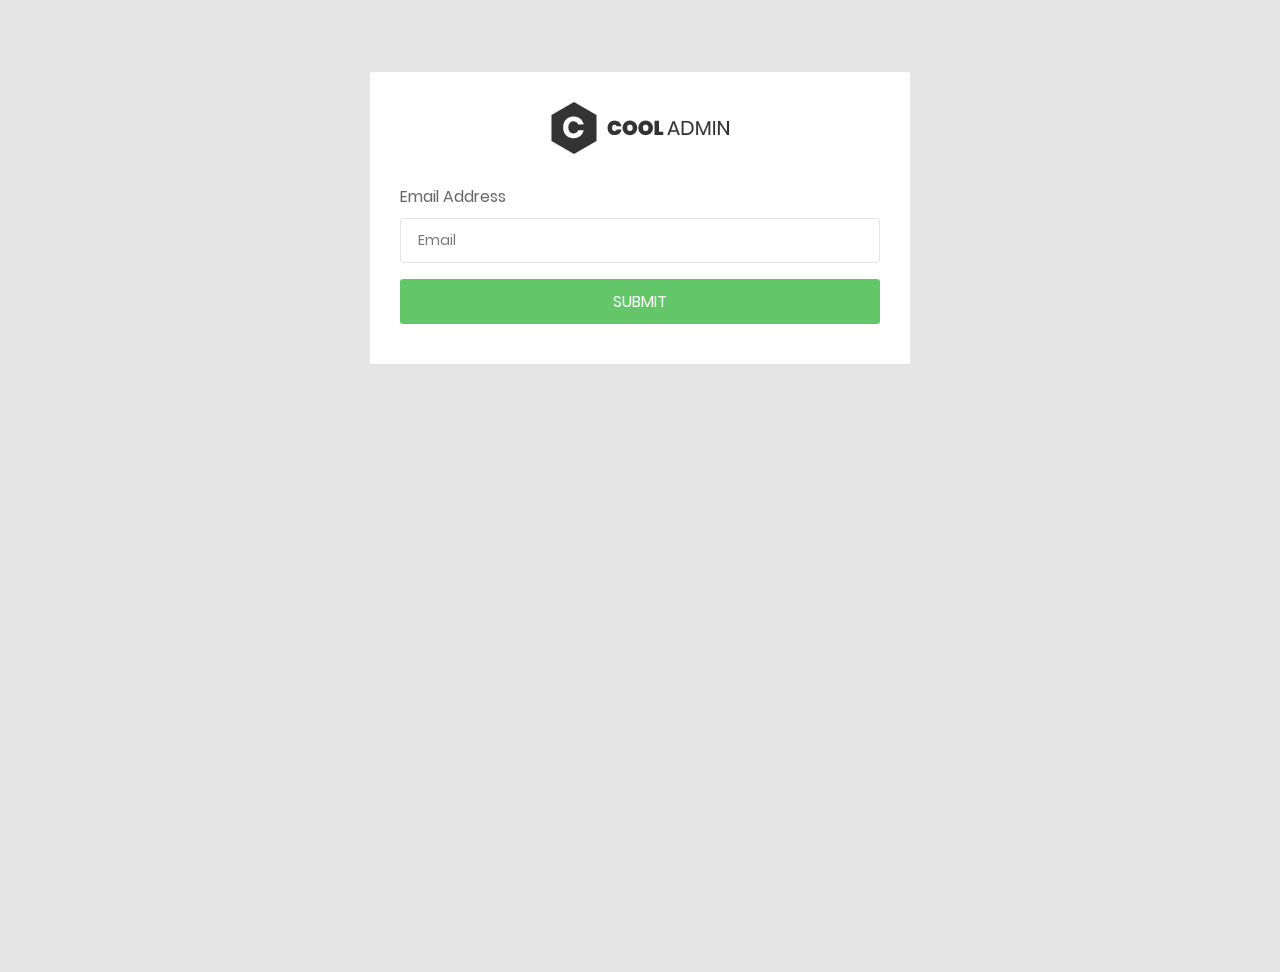
<file: EmlakSitesi/Templates/admin/forget-pass.html>
<!DOCTYPE html>
<html lang="en">

<head>
    <!-- Required meta tags-->
    <meta charset="UTF-8">
    <meta name="viewport" content="width=device-width, initial-scale=1, shrink-to-fit=no">
    <meta name="description" content="au theme template">
    <meta name="author" content="Hau Nguyen">
    <meta name="keywords" content="au theme template">

    <!-- Title Page-->
    <title>Forget Password</title>

    <!-- Fontfaces CSS-->
    <link href="css/font-face.css" rel="stylesheet" media="all">
    <link href="vendor/font-awesome-4.7/css/font-awesome.min.css" rel="stylesheet" media="all">
    <link href="vendor/font-awesome-5/css/fontawesome-all.min.css" rel="stylesheet" media="all">
    <link href="vendor/mdi-font/css/material-design-iconic-font.min.css" rel="stylesheet" media="all">

    <!-- Bootstrap CSS-->
    <link href="vendor/bootstrap-4.1/bootstrap.min.css" rel="stylesheet" media="all">

    <!-- Vendor CSS-->
    <link href="vendor/animsition/animsition.min.css" rel="stylesheet" media="all">
    <link href="vendor/bootstrap-progressbar/bootstrap-progressbar-3.3.4.min.css" rel="stylesheet" media="all">
    <link href="vendor/wow/animate.css" rel="stylesheet" media="all">
    <link href="vendor/css-hamburgers/hamburgers.min.css" rel="stylesheet" media="all">
    <link href="vendor/slick/slick.css" rel="stylesheet" media="all">
    <link href="vendor/select2/select2.min.css" rel="stylesheet" media="all">
    <link href="vendor/perfect-scrollbar/perfect-scrollbar.css" rel="stylesheet" media="all">

    <!-- Main CSS-->
    <link href="css/theme.css" rel="stylesheet" media="all">

</head>

<body class="animsition">
    <div class="page-wrapper">
        <div class="page-content--bge5">
            <div class="container">
                <div class="login-wrap">
                    <div class="login-content">
                        <div class="login-logo">
                            <a href="#">
                                <img src="images/icon/logo.png" alt="CoolAdmin">
                            </a>
                        </div>
                        <div class="login-form">
                            <form action="" method="post">
                                <div class="form-group">
                                    <label>Email Address</label>
                                    <input class="au-input au-input--full" type="email" name="email" placeholder="Email">
                                </div>
                                <button class="au-btn au-btn--block au-btn--green m-b-20" type="submit">submit</button>
                            </form>
                        </div>
                    </div>
                </div>
            </div>
        </div>

    </div>

    <!-- Jquery JS-->
    <script src="vendor/jquery-3.2.1.min.js"></script>
    <!-- Bootstrap JS-->
    <script src="vendor/bootstrap-4.1/popper.min.js"></script>
    <script src="vendor/bootstrap-4.1/bootstrap.min.js"></script>
    <!-- Vendor JS       -->
    <script src="vendor/slick/slick.min.js">
    </script>
    <script src="vendor/wow/wow.min.js"></script>
    <script src="vendor/animsition/animsition.min.js"></script>
    <script src="vendor/bootstrap-progressbar/bootstrap-progressbar.min.js">
    </script>
    <script src="vendor/counter-up/jquery.waypoints.min.js"></script>
    <script src="vendor/counter-up/jquery.counterup.min.js">
    </script>
    <script src="vendor/circle-progress/circle-progress.min.js"></script>
    <script src="vendor/perfect-scrollbar/perfect-scrollbar.js"></script>
    <script src="vendor/chartjs/Chart.bundle.min.js"></script>
    <script src="vendor/select2/select2.min.js">
    </script>

    <!-- Main JS-->
    <script src="js/main.js"></script>

</body>

</html>
<!-- end document-->
</file>
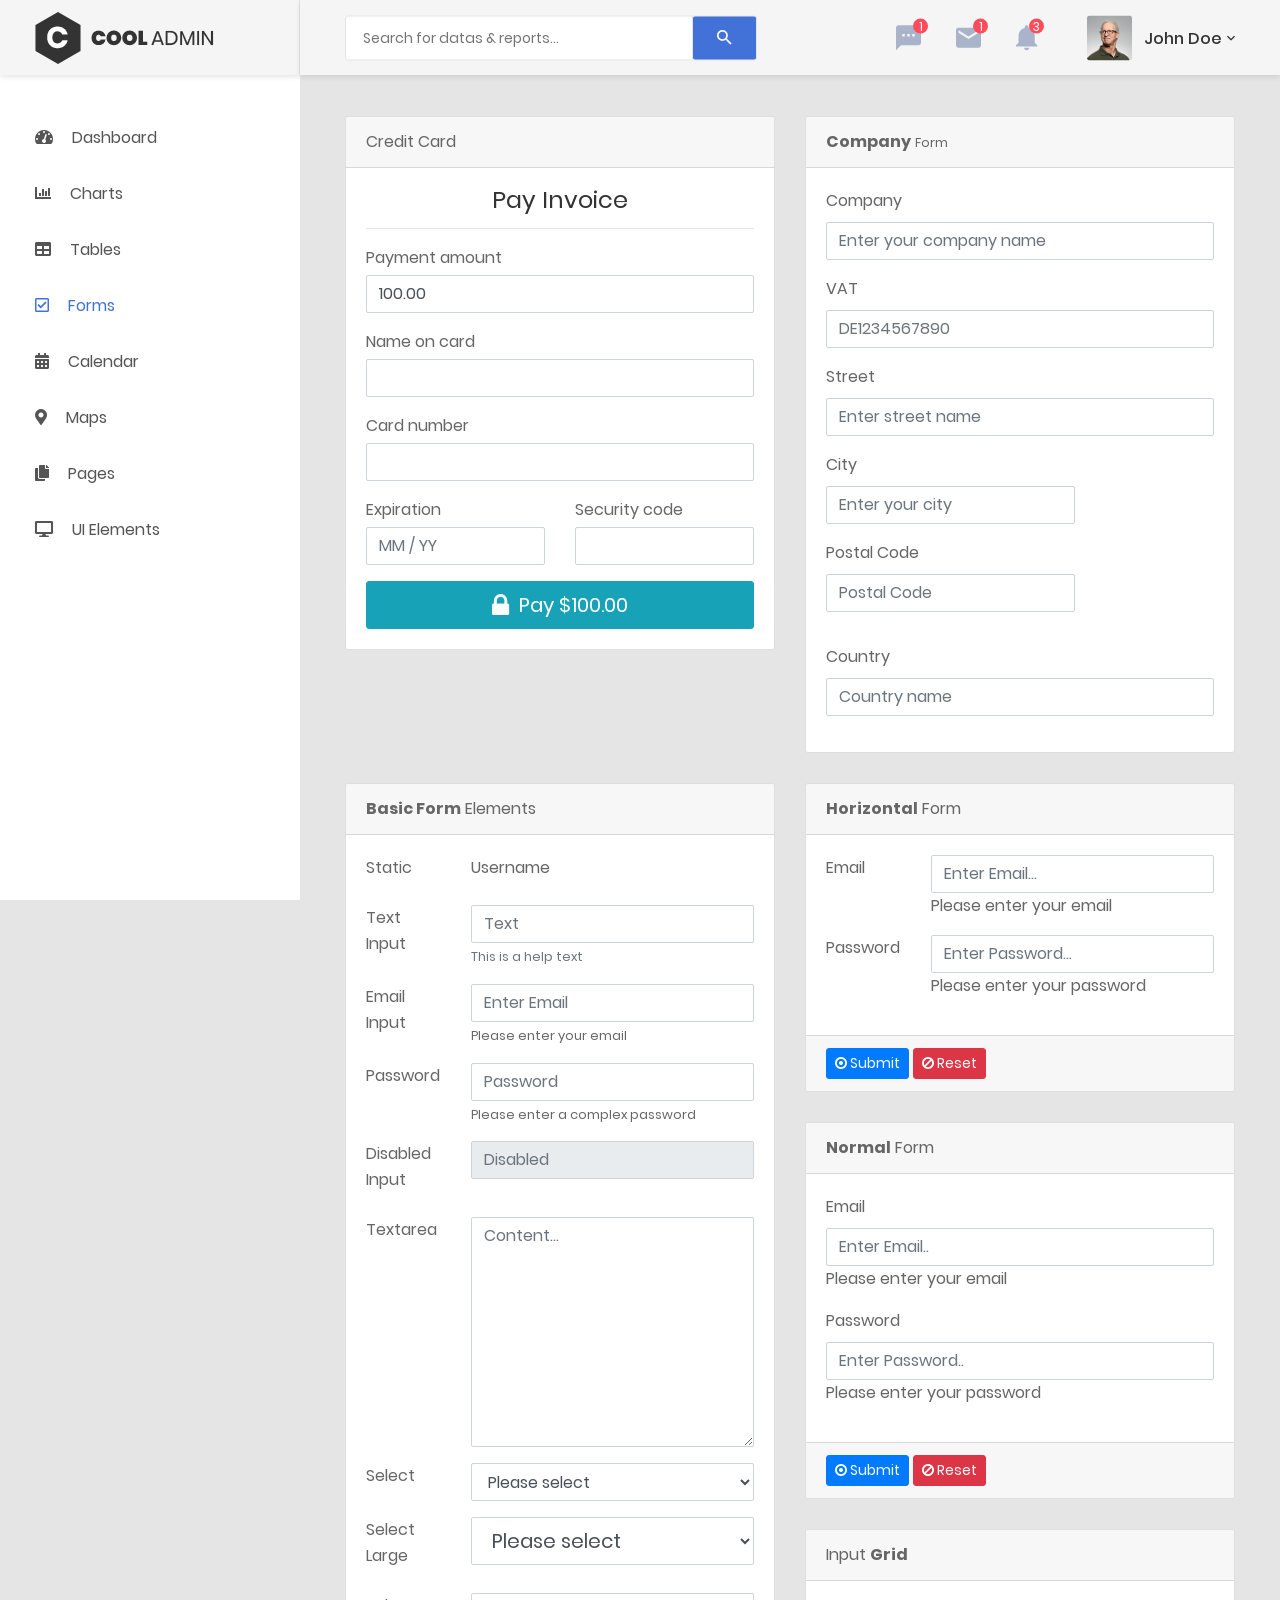
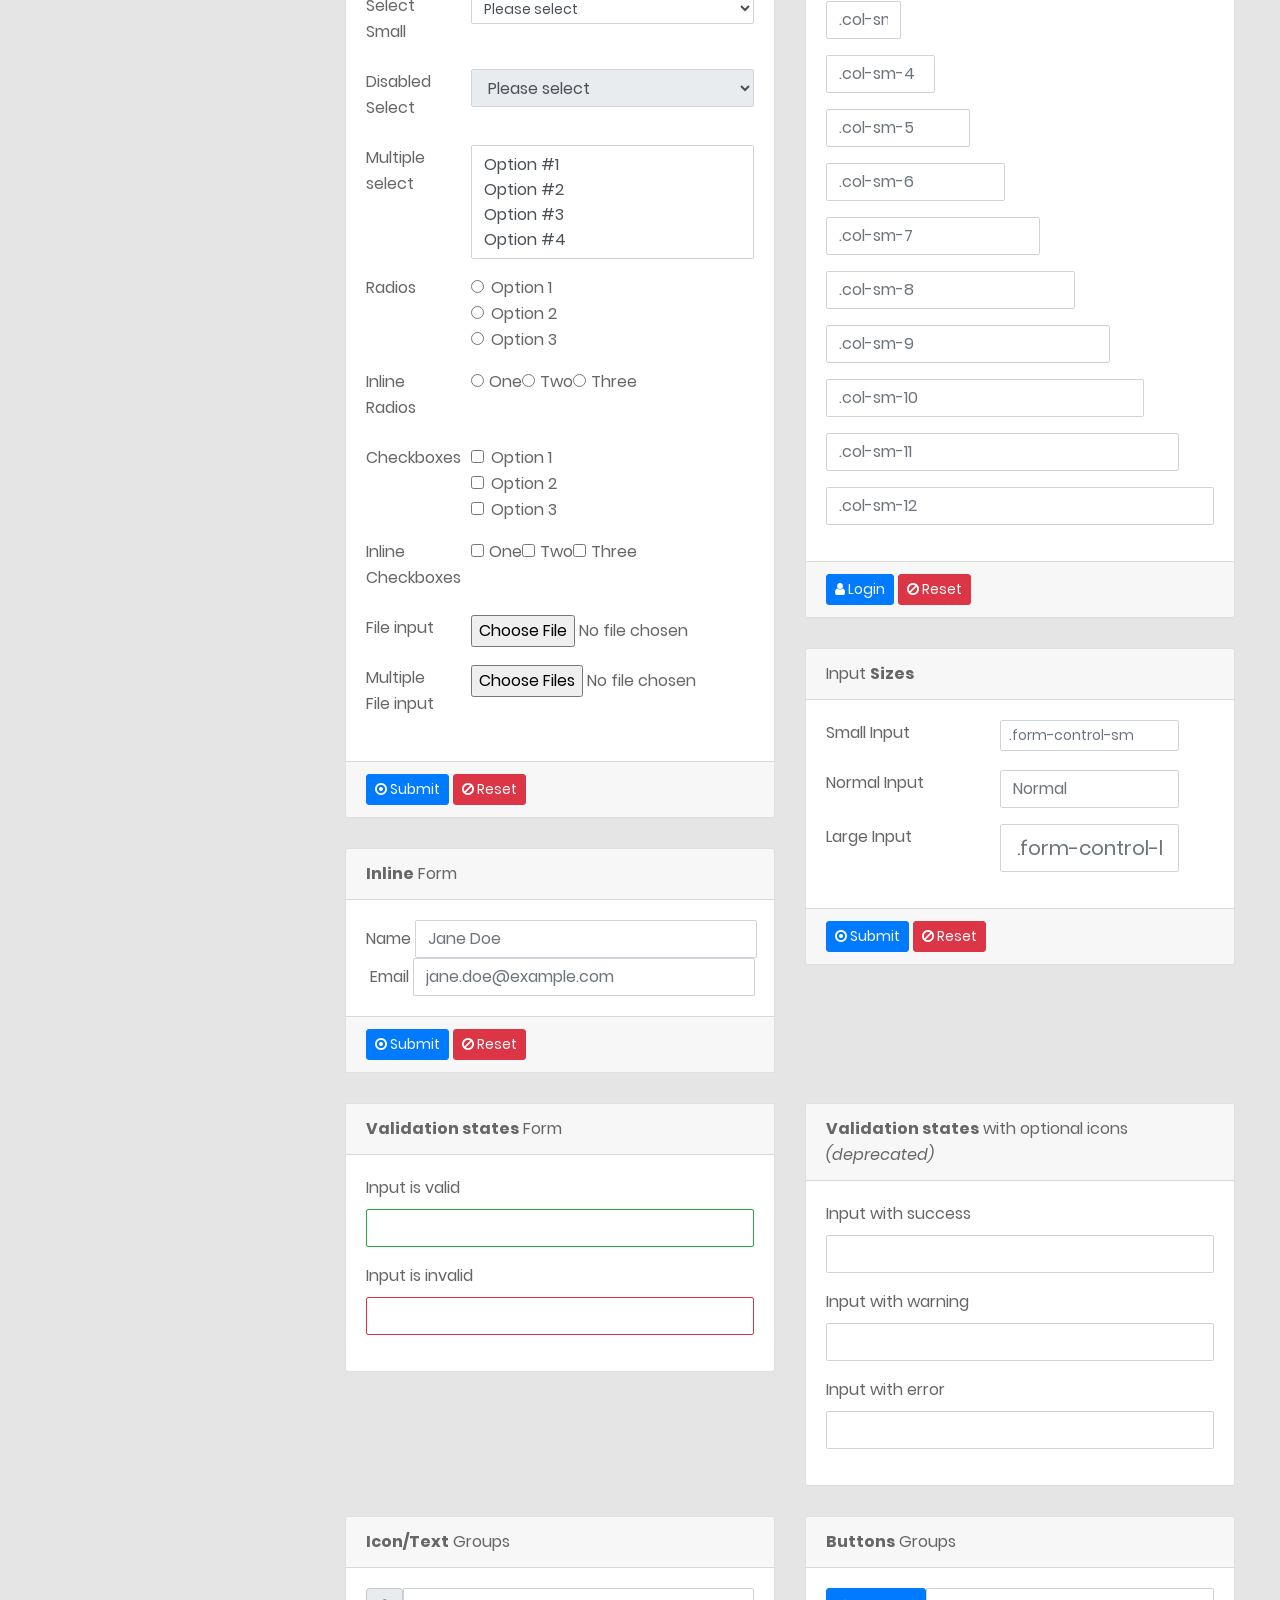
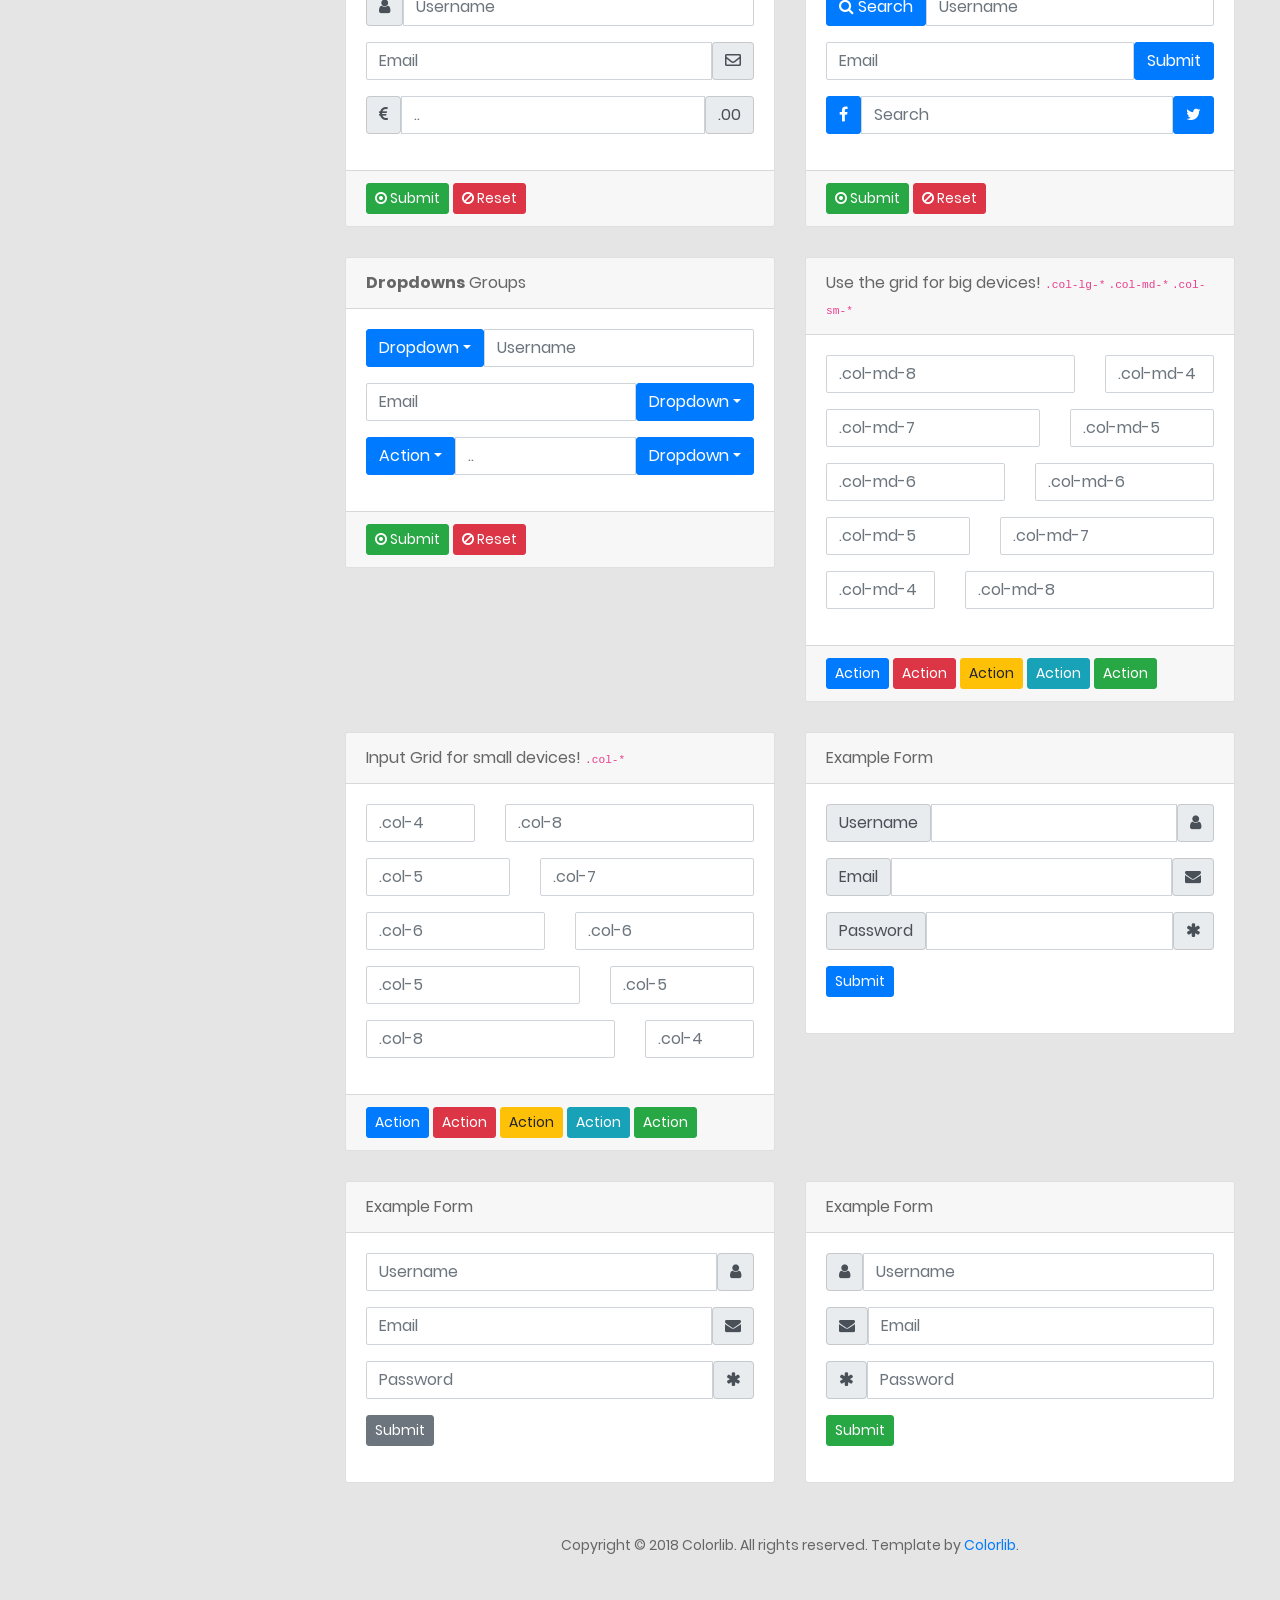
<file: EmlakSitesi/Templates/admin/form.html>
<!DOCTYPE html>
<html lang="en">

<head>
    <!-- Required meta tags-->
    <meta charset="UTF-8">
    <meta name="viewport" content="width=device-width, initial-scale=1, shrink-to-fit=no">
    <meta name="description" content="au theme template">
    <meta name="author" content="Hau Nguyen">
    <meta name="keywords" content="au theme template">

    <!-- Title Page-->
    <title>Forms</title>

    <!-- Fontfaces CSS-->
    <link href="css/font-face.css" rel="stylesheet" media="all">
    <link href="vendor/font-awesome-5/css/fontawesome-all.min.css" rel="stylesheet" media="all">
    <link href="vendor/font-awesome-4.7/css/font-awesome.min.css" rel="stylesheet" media="all">
    <link href="vendor/mdi-font/css/material-design-iconic-font.min.css" rel="stylesheet" media="all">

    <!-- Bootstrap CSS-->
    <link href="vendor/bootstrap-4.1/bootstrap.min.css" rel="stylesheet" media="all">

    <!-- Vendor CSS-->
    <link href="vendor/animsition/animsition.min.css" rel="stylesheet" media="all">
    <link href="vendor/bootstrap-progressbar/bootstrap-progressbar-3.3.4.min.css" rel="stylesheet" media="all">
    <link href="vendor/wow/animate.css" rel="stylesheet" media="all">
    <link href="vendor/css-hamburgers/hamburgers.min.css" rel="stylesheet" media="all">
    <link href="vendor/slick/slick.css" rel="stylesheet" media="all">
    <link href="vendor/select2/select2.min.css" rel="stylesheet" media="all">
    <link href="vendor/perfect-scrollbar/perfect-scrollbar.css" rel="stylesheet" media="all">

    <!-- Main CSS-->
    <link href="css/theme.css" rel="stylesheet" media="all">

</head>

<body class="animsition">
    <div class="page-wrapper">
        <!-- HEADER MOBILE-->
        <header class="header-mobile d-block d-lg-none">
            <div class="header-mobile__bar">
                <div class="container-fluid">
                    <div class="header-mobile-inner">
                        <a class="logo" href="index.html">
                            <img src="images/icon/logo.png" alt="CoolAdmin" />
                        </a>
                        <button class="hamburger hamburger--slider" type="button">
                            <span class="hamburger-box">
                                <span class="hamburger-inner"></span>
                            </span>
                        </button>
                    </div>
                </div>
            </div>
            <nav class="navbar-mobile">
                <div class="container-fluid">
                    <ul class="navbar-mobile__list list-unstyled">
                        <li class="has-sub">
                            <a class="js-arrow" href="#">
                                <i class="fas fa-tachometer-alt"></i>Dashboard</a>
                            <ul class="navbar-mobile-sub__list list-unstyled js-sub-list">
                                <li>
                                    <a href="index.html">Dashboard 1</a>
                                </li>
                                <li>
                                    <a href="index2.html">Dashboard 2</a>
                                </li>
                                <li>
                                    <a href="index3.html">Dashboard 3</a>
                                </li>
                                <li>
                                    <a href="index4.html">Dashboard 4</a>
                                </li>
                            </ul>
                        </li>
                        <li>
                            <a href="chart.html">
                                <i class="fas fa-chart-bar"></i>Charts</a>
                        </li>
                        <li>
                            <a href="table.html">
                                <i class="fas fa-table"></i>Tables</a>
                        </li>
                        <li>
                            <a href="form.html">
                                <i class="far fa-check-square"></i>Forms</a>
                        </li>
                        <li>
                            <a href="calendar.html">
                                <i class="fas fa-calendar-alt"></i>Calendar</a>
                        </li>
                        <li>
                            <a href="map.html">
                                <i class="fas fa-map-marker-alt"></i>Maps</a>
                        </li>
                        <li class="has-sub">
                            <a class="js-arrow" href="#">
                                <i class="fas fa-copy"></i>Pages</a>
                            <ul class="navbar-mobile-sub__list list-unstyled js-sub-list">
                                <li>
                                    <a href="login.html">Login</a>
                                </li>
                                <li>
                                    <a href="register.html">Register</a>
                                </li>
                                <li>
                                    <a href="forget-pass.html">Forget Password</a>
                                </li>
                            </ul>
                        </li>
                        <li class="has-sub">
                            <a class="js-arrow" href="#">
                                <i class="fas fa-desktop"></i>UI Elements</a>
                            <ul class="navbar-mobile-sub__list list-unstyled js-sub-list">
                                <li>
                                    <a href="button.html">Button</a>
                                </li>
                                <li>
                                    <a href="badge.html">Badges</a>
                                </li>
                                <li>
                                    <a href="tab.html">Tabs</a>
                                </li>
                                <li>
                                    <a href="card.html">Cards</a>
                                </li>
                                <li>
                                    <a href="alert.html">Alerts</a>
                                </li>
                                <li>
                                    <a href="progress-bar.html">Progress Bars</a>
                                </li>
                                <li>
                                    <a href="modal.html">Modals</a>
                                </li>
                                <li>
                                    <a href="switch.html">Switchs</a>
                                </li>
                                <li>
                                    <a href="grid.html">Grids</a>
                                </li>
                                <li>
                                    <a href="fontawesome.html">Fontawesome Icon</a>
                                </li>
                                <li>
                                    <a href="typo.html">Typography</a>
                                </li>
                            </ul>
                        </li>
                    </ul>
                </div>
            </nav>
        </header>
        <!-- END HEADER MOBILE-->

        <!-- MENU SIDEBAR-->
        <aside class="menu-sidebar d-none d-lg-block">
            <div class="logo">
                <a href="#">
                    <img src="images/icon/logo.png" alt="Cool Admin" />
                </a>
            </div>
            <div class="menu-sidebar__content js-scrollbar1">
                <nav class="navbar-sidebar">
                    <ul class="list-unstyled navbar__list">
                        <li class="has-sub">
                            <a class="js-arrow" href="#">
                                <i class="fas fa-tachometer-alt"></i>Dashboard</a>
                            <ul class="list-unstyled navbar__sub-list js-sub-list">
                                <li>
                                    <a href="index.html">Dashboard 1</a>
                                </li>
                                <li>
                                    <a href="index2.html">Dashboard 2</a>
                                </li>
                                <li>
                                    <a href="index3.html">Dashboard 3</a>
                                </li>
                                <li>
                                    <a href="index4.html">Dashboard 4</a>
                                </li>
                            </ul>
                        </li>
                        <li>
                            <a href="chart.html">
                                <i class="fas fa-chart-bar"></i>Charts</a>
                        </li>
                        <li>
                            <a href="table.html">
                                <i class="fas fa-table"></i>Tables</a>
                        </li>
                        <li class="active">
                            <a href="form.html">
                                <i class="far fa-check-square"></i>Forms</a>
                        </li>
                        <li>
                            <a href="calendar.html">
                                <i class="fas fa-calendar-alt"></i>Calendar</a>
                        </li>
                        <li>
                            <a href="map.html">
                                <i class="fas fa-map-marker-alt"></i>Maps</a>
                        </li>
                        <li class="has-sub">
                            <a class="js-arrow" href="#">
                                <i class="fas fa-copy"></i>Pages</a>
                            <ul class="list-unstyled navbar__sub-list js-sub-list">
                                <li>
                                    <a href="login.html">Login</a>
                                </li>
                                <li>
                                    <a href="register.html">Register</a>
                                </li>
                                <li>
                                    <a href="forget-pass.html">Forget Password</a>
                                </li>
                            </ul>
                        </li>
                        <li class="has-sub">
                            <a class="js-arrow" href="#">
                                <i class="fas fa-desktop"></i>UI Elements</a>
                            <ul class="list-unstyled navbar__sub-list js-sub-list">
                                <li>
                                    <a href="button.html">Button</a>
                                </li>
                                <li>
                                    <a href="badge.html">Badges</a>
                                </li>
                                <li>
                                    <a href="tab.html">Tabs</a>
                                </li>
                                <li>
                                    <a href="card.html">Cards</a>
                                </li>
                                <li>
                                    <a href="alert.html">Alerts</a>
                                </li>
                                <li>
                                    <a href="progress-bar.html">Progress Bars</a>
                                </li>
                                <li>
                                    <a href="modal.html">Modals</a>
                                </li>
                                <li>
                                    <a href="switch.html">Switchs</a>
                                </li>
                                <li>
                                    <a href="grid.html">Grids</a>
                                </li>
                                <li>
                                    <a href="fontawesome.html">Fontawesome Icon</a>
                                </li>
                                <li>
                                    <a href="typo.html">Typography</a>
                                </li>
                            </ul>
                        </li>
                    </ul>
                </nav>
            </div>
        </aside>
        <!-- END MENU SIDEBAR-->

        <!-- PAGE CONTAINER-->
        <div class="page-container">
            <!-- HEADER DESKTOP-->
            <header class="header-desktop">
                <div class="section__content section__content--p30">
                    <div class="container-fluid">
                        <div class="header-wrap">
                            <form class="form-header" action="" method="POST">
                                <input class="au-input au-input--xl" type="text" name="search" placeholder="Search for datas &amp; reports..." />
                                <button class="au-btn--submit" type="submit">
                                    <i class="zmdi zmdi-search"></i>
                                </button>
                            </form>
                            <div class="header-button">
                                <div class="noti-wrap">
                                    <div class="noti__item js-item-menu">
                                        <i class="zmdi zmdi-comment-more"></i>
                                        <span class="quantity">1</span>
                                        <div class="mess-dropdown js-dropdown">
                                            <div class="mess__title">
                                                <p>You have 2 news message</p>
                                            </div>
                                            <div class="mess__item">
                                                <div class="image img-cir img-40">
                                                    <img src="images/icon/avatar-06.jpg" alt="Michelle Moreno" />
                                                </div>
                                                <div class="content">
                                                    <h6>Michelle Moreno</h6>
                                                    <p>Have sent a photo</p>
                                                    <span class="time">3 min ago</span>
                                                </div>
                                            </div>
                                            <div class="mess__item">
                                                <div class="image img-cir img-40">
                                                    <img src="images/icon/avatar-04.jpg" alt="Diane Myers" />
                                                </div>
                                                <div class="content">
                                                    <h6>Diane Myers</h6>
                                                    <p>You are now connected on message</p>
                                                    <span class="time">Yesterday</span>
                                                </div>
                                            </div>
                                            <div class="mess__footer">
                                                <a href="#">View all messages</a>
                                            </div>
                                        </div>
                                    </div>
                                    <div class="noti__item js-item-menu">
                                        <i class="zmdi zmdi-email"></i>
                                        <span class="quantity">1</span>
                                        <div class="email-dropdown js-dropdown">
                                            <div class="email__title">
                                                <p>You have 3 New Emails</p>
                                            </div>
                                            <div class="email__item">
                                                <div class="image img-cir img-40">
                                                    <img src="images/icon/avatar-06.jpg" alt="Cynthia Harvey" />
                                                </div>
                                                <div class="content">
                                                    <p>Meeting about new dashboard...</p>
                                                    <span>Cynthia Harvey, 3 min ago</span>
                                                </div>
                                            </div>
                                            <div class="email__item">
                                                <div class="image img-cir img-40">
                                                    <img src="images/icon/avatar-05.jpg" alt="Cynthia Harvey" />
                                                </div>
                                                <div class="content">
                                                    <p>Meeting about new dashboard...</p>
                                                    <span>Cynthia Harvey, Yesterday</span>
                                                </div>
                                            </div>
                                            <div class="email__item">
                                                <div class="image img-cir img-40">
                                                    <img src="images/icon/avatar-04.jpg" alt="Cynthia Harvey" />
                                                </div>
                                                <div class="content">
                                                    <p>Meeting about new dashboard...</p>
                                                    <span>Cynthia Harvey, April 12,,2018</span>
                                                </div>
                                            </div>
                                            <div class="email__footer">
                                                <a href="#">See all emails</a>
                                            </div>
                                        </div>
                                    </div>
                                    <div class="noti__item js-item-menu">
                                        <i class="zmdi zmdi-notifications"></i>
                                        <span class="quantity">3</span>
                                        <div class="notifi-dropdown js-dropdown">
                                            <div class="notifi__title">
                                                <p>You have 3 Notifications</p>
                                            </div>
                                            <div class="notifi__item">
                                                <div class="bg-c1 img-cir img-40">
                                                    <i class="zmdi zmdi-email-open"></i>
                                                </div>
                                                <div class="content">
                                                    <p>You got a email notification</p>
                                                    <span class="date">April 12, 2018 06:50</span>
                                                </div>
                                            </div>
                                            <div class="notifi__item">
                                                <div class="bg-c2 img-cir img-40">
                                                    <i class="zmdi zmdi-account-box"></i>
                                                </div>
                                                <div class="content">
                                                    <p>Your account has been blocked</p>
                                                    <span class="date">April 12, 2018 06:50</span>
                                                </div>
                                            </div>
                                            <div class="notifi__item">
                                                <div class="bg-c3 img-cir img-40">
                                                    <i class="zmdi zmdi-file-text"></i>
                                                </div>
                                                <div class="content">
                                                    <p>You got a new file</p>
                                                    <span class="date">April 12, 2018 06:50</span>
                                                </div>
                                            </div>
                                            <div class="notifi__footer">
                                                <a href="#">All notifications</a>
                                            </div>
                                        </div>
                                    </div>
                                </div>
                                <div class="account-wrap">
                                    <div class="account-item clearfix js-item-menu">
                                        <div class="image">
                                            <img src="images/icon/avatar-01.jpg" alt="John Doe" />
                                        </div>
                                        <div class="content">
                                            <a class="js-acc-btn" href="#">john doe</a>
                                        </div>
                                        <div class="account-dropdown js-dropdown">
                                            <div class="info clearfix">
                                                <div class="image">
                                                    <a href="#">
                                                        <img src="images/icon/avatar-01.jpg" alt="John Doe" />
                                                    </a>
                                                </div>
                                                <div class="content">
                                                    <h5 class="name">
                                                        <a href="#">john doe</a>
                                                    </h5>
                                                    <span class="email">johndoe@example.com</span>
                                                </div>
                                            </div>
                                            <div class="account-dropdown__body">
                                                <div class="account-dropdown__item">
                                                    <a href="#">
                                                        <i class="zmdi zmdi-account"></i>Account</a>
                                                </div>
                                                <div class="account-dropdown__item">
                                                    <a href="#">
                                                        <i class="zmdi zmdi-settings"></i>Setting</a>
                                                </div>
                                                <div class="account-dropdown__item">
                                                    <a href="#">
                                                        <i class="zmdi zmdi-money-box"></i>Billing</a>
                                                </div>
                                            </div>
                                            <div class="account-dropdown__footer">
                                                <a href="#">
                                                    <i class="zmdi zmdi-power"></i>Logout</a>
                                            </div>
                                        </div>
                                    </div>
                                </div>
                            </div>
                        </div>
                    </div>
                </div>
            </header>
            <!-- HEADER DESKTOP-->

            <!-- MAIN CONTENT-->
            <div class="main-content">
                <div class="section__content section__content--p30">
                    <div class="container-fluid">
                        <div class="row">
                            <div class="col-lg-6">
                                <div class="card">
                                    <div class="card-header">Credit Card</div>
                                    <div class="card-body">
                                        <div class="card-title">
                                            <h3 class="text-center title-2">Pay Invoice</h3>
                                        </div>
                                        <hr>
                                        <form action="" method="post" novalidate="novalidate">
                                            <div class="form-group">
                                                <label for="cc-payment" class="control-label mb-1">Payment amount</label>
                                                <input id="cc-pament" name="cc-payment" type="text" class="form-control" aria-required="true" aria-invalid="false" value="100.00">
                                            </div>
                                            <div class="form-group has-success">
                                                <label for="cc-name" class="control-label mb-1">Name on card</label>
                                                <input id="cc-name" name="cc-name" type="text" class="form-control cc-name valid" data-val="true" data-val-required="Please enter the name on card"
                                                    autocomplete="cc-name" aria-required="true" aria-invalid="false" aria-describedby="cc-name-error">
                                                <span class="help-block field-validation-valid" data-valmsg-for="cc-name" data-valmsg-replace="true"></span>
                                            </div>
                                            <div class="form-group">
                                                <label for="cc-number" class="control-label mb-1">Card number</label>
                                                <input id="cc-number" name="cc-number" type="tel" class="form-control cc-number identified visa" value="" data-val="true"
                                                    data-val-required="Please enter the card number" data-val-cc-number="Please enter a valid card number"
                                                    autocomplete="cc-number">
                                                <span class="help-block" data-valmsg-for="cc-number" data-valmsg-replace="true"></span>
                                            </div>
                                            <div class="row">
                                                <div class="col-6">
                                                    <div class="form-group">
                                                        <label for="cc-exp" class="control-label mb-1">Expiration</label>
                                                        <input id="cc-exp" name="cc-exp" type="tel" class="form-control cc-exp" value="" data-val="true" data-val-required="Please enter the card expiration"
                                                            data-val-cc-exp="Please enter a valid month and year" placeholder="MM / YY"
                                                            autocomplete="cc-exp">
                                                        <span class="help-block" data-valmsg-for="cc-exp" data-valmsg-replace="true"></span>
                                                    </div>
                                                </div>
                                                <div class="col-6">
                                                    <label for="x_card_code" class="control-label mb-1">Security code</label>
                                                    <div class="input-group">
                                                        <input id="x_card_code" name="x_card_code" type="tel" class="form-control cc-cvc" value="" data-val="true" data-val-required="Please enter the security code"
                                                            data-val-cc-cvc="Please enter a valid security code" autocomplete="off">

                                                    </div>
                                                </div>
                                            </div>
                                            <div>
                                                <button id="payment-button" type="submit" class="btn btn-lg btn-info btn-block">
                                                    <i class="fa fa-lock fa-lg"></i>&nbsp;
                                                    <span id="payment-button-amount">Pay $100.00</span>
                                                    <span id="payment-button-sending" style="display:none;">Sending…</span>
                                                </button>
                                            </div>
                                        </form>
                                    </div>
                                </div>
                            </div>
                            <div class="col-lg-6">
                                <div class="card">
                                    <div class="card-header">
                                        <strong>Company</strong>
                                        <small> Form</small>
                                    </div>
                                    <div class="card-body card-block">
                                        <div class="form-group">
                                            <label for="company" class=" form-control-label">Company</label>
                                            <input type="text" id="company" placeholder="Enter your company name" class="form-control">
                                        </div>
                                        <div class="form-group">
                                            <label for="vat" class=" form-control-label">VAT</label>
                                            <input type="text" id="vat" placeholder="DE1234567890" class="form-control">
                                        </div>
                                        <div class="form-group">
                                            <label for="street" class=" form-control-label">Street</label>
                                            <input type="text" id="street" placeholder="Enter street name" class="form-control">
                                        </div>
                                        <div class="row form-group">
                                            <div class="col-8">
                                                <div class="form-group">
                                                    <label for="city" class=" form-control-label">City</label>
                                                    <input type="text" id="city" placeholder="Enter your city" class="form-control">
                                                </div>
                                            </div>
                                            <div class="col-8">
                                                <div class="form-group">
                                                    <label for="postal-code" class=" form-control-label">Postal Code</label>
                                                    <input type="text" id="postal-code" placeholder="Postal Code" class="form-control">
                                                </div>
                                            </div>
                                        </div>
                                        <div class="form-group">
                                            <label for="country" class=" form-control-label">Country</label>
                                            <input type="text" id="country" placeholder="Country name" class="form-control">
                                        </div>
                                    </div>
                                </div>
                            </div>
                            <div class="col-lg-6">
                                <div class="card">
                                    <div class="card-header">
                                        <strong>Basic Form</strong> Elements
                                    </div>
                                    <div class="card-body card-block">
                                        <form action="" method="post" enctype="multipart/form-data" class="form-horizontal">
                                            <div class="row form-group">
                                                <div class="col col-md-3">
                                                    <label class=" form-control-label">Static</label>
                                                </div>
                                                <div class="col-12 col-md-9">
                                                    <p class="form-control-static">Username</p>
                                                </div>
                                            </div>
                                            <div class="row form-group">
                                                <div class="col col-md-3">
                                                    <label for="text-input" class=" form-control-label">Text Input</label>
                                                </div>
                                                <div class="col-12 col-md-9">
                                                    <input type="text" id="text-input" name="text-input" placeholder="Text" class="form-control">
                                                    <small class="form-text text-muted">This is a help text</small>
                                                </div>
                                            </div>
                                            <div class="row form-group">
                                                <div class="col col-md-3">
                                                    <label for="email-input" class=" form-control-label">Email Input</label>
                                                </div>
                                                <div class="col-12 col-md-9">
                                                    <input type="email" id="email-input" name="email-input" placeholder="Enter Email" class="form-control">
                                                    <small class="help-block form-text">Please enter your email</small>
                                                </div>
                                            </div>
                                            <div class="row form-group">
                                                <div class="col col-md-3">
                                                    <label for="password-input" class=" form-control-label">Password</label>
                                                </div>
                                                <div class="col-12 col-md-9">
                                                    <input type="password" id="password-input" name="password-input" placeholder="Password" class="form-control">
                                                    <small class="help-block form-text">Please enter a complex password</small>
                                                </div>
                                            </div>
                                            <div class="row form-group">
                                                <div class="col col-md-3">
                                                    <label for="disabled-input" class=" form-control-label">Disabled Input</label>
                                                </div>
                                                <div class="col-12 col-md-9">
                                                    <input type="text" id="disabled-input" name="disabled-input" placeholder="Disabled" disabled="" class="form-control">
                                                </div>
                                            </div>
                                            <div class="row form-group">
                                                <div class="col col-md-3">
                                                    <label for="textarea-input" class=" form-control-label">Textarea</label>
                                                </div>
                                                <div class="col-12 col-md-9">
                                                    <textarea name="textarea-input" id="textarea-input" rows="9" placeholder="Content..." class="form-control"></textarea>
                                                </div>
                                            </div>
                                            <div class="row form-group">
                                                <div class="col col-md-3">
                                                    <label for="select" class=" form-control-label">Select</label>
                                                </div>
                                                <div class="col-12 col-md-9">
                                                    <select name="select" id="select" class="form-control">
                                                        <option value="0">Please select</option>
                                                        <option value="1">Option #1</option>
                                                        <option value="2">Option #2</option>
                                                        <option value="3">Option #3</option>
                                                    </select>
                                                </div>
                                            </div>
                                            <div class="row form-group">
                                                <div class="col col-md-3">
                                                    <label for="selectLg" class=" form-control-label">Select Large</label>
                                                </div>
                                                <div class="col-12 col-md-9">
                                                    <select name="selectLg" id="selectLg" class="form-control-lg form-control">
                                                        <option value="0">Please select</option>
                                                        <option value="1">Option #1</option>
                                                        <option value="2">Option #2</option>
                                                        <option value="3">Option #3</option>
                                                    </select>
                                                </div>
                                            </div>
                                            <div class="row form-group">
                                                <div class="col col-md-3">
                                                    <label for="selectSm" class=" form-control-label">Select Small</label>
                                                </div>
                                                <div class="col-12 col-md-9">
                                                    <select name="selectSm" id="SelectLm" class="form-control-sm form-control">
                                                        <option value="0">Please select</option>
                                                        <option value="1">Option #1</option>
                                                        <option value="2">Option #2</option>
                                                        <option value="3">Option #3</option>
                                                        <option value="4">Option #4</option>
                                                        <option value="5">Option #5</option>
                                                    </select>
                                                </div>
                                            </div>
                                            <div class="row form-group">
                                                <div class="col col-md-3">
                                                    <label for="disabledSelect" class=" form-control-label">Disabled Select</label>
                                                </div>
                                                <div class="col-12 col-md-9">
                                                    <select name="disabledSelect" id="disabledSelect" disabled="" class="form-control">
                                                        <option value="0">Please select</option>
                                                        <option value="1">Option #1</option>
                                                        <option value="2">Option #2</option>
                                                        <option value="3">Option #3</option>
                                                    </select>
                                                </div>
                                            </div>
                                            <div class="row form-group">
                                                <div class="col col-md-3">
                                                    <label for="multiple-select" class=" form-control-label">Multiple select</label>
                                                </div>
                                                <div class="col col-md-9">
                                                    <select name="multiple-select" id="multiple-select" multiple="" class="form-control">
                                                        <option value="1">Option #1</option>
                                                        <option value="2">Option #2</option>
                                                        <option value="3">Option #3</option>
                                                        <option value="4">Option #4</option>
                                                        <option value="5">Option #5</option>
                                                        <option value="6">Option #6</option>
                                                        <option value="7">Option #7</option>
                                                        <option value="8">Option #8</option>
                                                        <option value="9">Option #9</option>
                                                        <option value="10">Option #10</option>
                                                    </select>
                                                </div>
                                            </div>
                                            <div class="row form-group">
                                                <div class="col col-md-3">
                                                    <label class=" form-control-label">Radios</label>
                                                </div>
                                                <div class="col col-md-9">
                                                    <div class="form-check">
                                                        <div class="radio">
                                                            <label for="radio1" class="form-check-label ">
                                                                <input type="radio" id="radio1" name="radios" value="option1" class="form-check-input">Option 1
                                                            </label>
                                                        </div>
                                                        <div class="radio">
                                                            <label for="radio2" class="form-check-label ">
                                                                <input type="radio" id="radio2" name="radios" value="option2" class="form-check-input">Option 2
                                                            </label>
                                                        </div>
                                                        <div class="radio">
                                                            <label for="radio3" class="form-check-label ">
                                                                <input type="radio" id="radio3" name="radios" value="option3" class="form-check-input">Option 3
                                                            </label>
                                                        </div>
                                                    </div>
                                                </div>
                                            </div>
                                            <div class="row form-group">
                                                <div class="col col-md-3">
                                                    <label class=" form-control-label">Inline Radios</label>
                                                </div>
                                                <div class="col col-md-9">
                                                    <div class="form-check-inline form-check">
                                                        <label for="inline-radio1" class="form-check-label ">
                                                            <input type="radio" id="inline-radio1" name="inline-radios" value="option1" class="form-check-input">One
                                                        </label>
                                                        <label for="inline-radio2" class="form-check-label ">
                                                            <input type="radio" id="inline-radio2" name="inline-radios" value="option2" class="form-check-input">Two
                                                        </label>
                                                        <label for="inline-radio3" class="form-check-label ">
                                                            <input type="radio" id="inline-radio3" name="inline-radios" value="option3" class="form-check-input">Three
                                                        </label>
                                                    </div>
                                                </div>
                                            </div>
                                            <div class="row form-group">
                                                <div class="col col-md-3">
                                                    <label class=" form-control-label">Checkboxes</label>
                                                </div>
                                                <div class="col col-md-9">
                                                    <div class="form-check">
                                                        <div class="checkbox">
                                                            <label for="checkbox1" class="form-check-label ">
                                                                <input type="checkbox" id="checkbox1" name="checkbox1" value="option1" class="form-check-input">Option 1
                                                            </label>
                                                        </div>
                                                        <div class="checkbox">
                                                            <label for="checkbox2" class="form-check-label ">
                                                                <input type="checkbox" id="checkbox2" name="checkbox2" value="option2" class="form-check-input"> Option 2
                                                            </label>
                                                        </div>
                                                        <div class="checkbox">
                                                            <label for="checkbox3" class="form-check-label ">
                                                                <input type="checkbox" id="checkbox3" name="checkbox3" value="option3" class="form-check-input"> Option 3
                                                            </label>
                                                        </div>
                                                    </div>
                                                </div>
                                            </div>
                                            <div class="row form-group">
                                                <div class="col col-md-3">
                                                    <label class=" form-control-label">Inline Checkboxes</label>
                                                </div>
                                                <div class="col col-md-9">
                                                    <div class="form-check-inline form-check">
                                                        <label for="inline-checkbox1" class="form-check-label ">
                                                            <input type="checkbox" id="inline-checkbox1" name="inline-checkbox1" value="option1" class="form-check-input">One
                                                        </label>
                                                        <label for="inline-checkbox2" class="form-check-label ">
                                                            <input type="checkbox" id="inline-checkbox2" name="inline-checkbox2" value="option2" class="form-check-input">Two
                                                        </label>
                                                        <label for="inline-checkbox3" class="form-check-label ">
                                                            <input type="checkbox" id="inline-checkbox3" name="inline-checkbox3" value="option3" class="form-check-input">Three
                                                        </label>
                                                    </div>
                                                </div>
                                            </div>
                                            <div class="row form-group">
                                                <div class="col col-md-3">
                                                    <label for="file-input" class=" form-control-label">File input</label>
                                                </div>
                                                <div class="col-12 col-md-9">
                                                    <input type="file" id="file-input" name="file-input" class="form-control-file">
                                                </div>
                                            </div>
                                            <div class="row form-group">
                                                <div class="col col-md-3">
                                                    <label for="file-multiple-input" class=" form-control-label">Multiple File input</label>
                                                </div>
                                                <div class="col-12 col-md-9">
                                                    <input type="file" id="file-multiple-input" name="file-multiple-input" multiple="" class="form-control-file">
                                                </div>
                                            </div>
                                        </form>
                                    </div>
                                    <div class="card-footer">
                                        <button type="submit" class="btn btn-primary btn-sm">
                                            <i class="fa fa-dot-circle-o"></i> Submit
                                        </button>
                                        <button type="reset" class="btn btn-danger btn-sm">
                                            <i class="fa fa-ban"></i> Reset
                                        </button>
                                    </div>
                                </div>
                                <div class="card">
                                    <div class="card-header">
                                        <strong>Inline</strong> Form
                                    </div>
                                    <div class="card-body card-block">
                                        <form action="" method="post" class="form-inline">
                                            <div class="form-group">
                                                <label for="exampleInputName2" class="pr-1  form-control-label">Name</label>
                                                <input type="text" id="exampleInputName2" placeholder="Jane Doe" required="" class="form-control">
                                            </div>
                                            <div class="form-group">
                                                <label for="exampleInputEmail2" class="px-1  form-control-label">Email</label>
                                                <input type="email" id="exampleInputEmail2" placeholder="jane.doe@example.com" required="" class="form-control">
                                            </div>
                                        </form>
                                    </div>
                                    <div class="card-footer">
                                        <button type="submit" class="btn btn-primary btn-sm">
                                            <i class="fa fa-dot-circle-o"></i> Submit
                                        </button>
                                        <button type="reset" class="btn btn-danger btn-sm">
                                            <i class="fa fa-ban"></i> Reset
                                        </button>
                                    </div>
                                </div>
                            </div>
                            <div class="col-lg-6">
                                <div class="card">
                                    <div class="card-header">
                                        <strong>Horizontal</strong> Form
                                    </div>
                                    <div class="card-body card-block">
                                        <form action="" method="post" class="form-horizontal">
                                            <div class="row form-group">
                                                <div class="col col-md-3">
                                                    <label for="hf-email" class=" form-control-label">Email</label>
                                                </div>
                                                <div class="col-12 col-md-9">
                                                    <input type="email" id="hf-email" name="hf-email" placeholder="Enter Email..." class="form-control">
                                                    <span class="help-block">Please enter your email</span>
                                                </div>
                                            </div>
                                            <div class="row form-group">
                                                <div class="col col-md-3">
                                                    <label for="hf-password" class=" form-control-label">Password</label>
                                                </div>
                                                <div class="col-12 col-md-9">
                                                    <input type="password" id="hf-password" name="hf-password" placeholder="Enter Password..." class="form-control">
                                                    <span class="help-block">Please enter your password</span>
                                                </div>
                                            </div>
                                        </form>
                                    </div>
                                    <div class="card-footer">
                                        <button type="submit" class="btn btn-primary btn-sm">
                                            <i class="fa fa-dot-circle-o"></i> Submit
                                        </button>
                                        <button type="reset" class="btn btn-danger btn-sm">
                                            <i class="fa fa-ban"></i> Reset
                                        </button>
                                    </div>
                                </div>
                                <div class="card">
                                    <div class="card-header">
                                        <strong>Normal</strong> Form
                                    </div>
                                    <div class="card-body card-block">
                                        <form action="" method="post" class="">
                                            <div class="form-group">
                                                <label for="nf-email" class=" form-control-label">Email</label>
                                                <input type="email" id="nf-email" name="nf-email" placeholder="Enter Email.." class="form-control">
                                                <span class="help-block">Please enter your email</span>
                                            </div>
                                            <div class="form-group">
                                                <label for="nf-password" class=" form-control-label">Password</label>
                                                <input type="password" id="nf-password" name="nf-password" placeholder="Enter Password.." class="form-control">
                                                <span class="help-block">Please enter your password</span>
                                            </div>
                                        </form>
                                    </div>
                                    <div class="card-footer">
                                        <button type="submit" class="btn btn-primary btn-sm">
                                            <i class="fa fa-dot-circle-o"></i> Submit
                                        </button>
                                        <button type="reset" class="btn btn-danger btn-sm">
                                            <i class="fa fa-ban"></i> Reset
                                        </button>
                                    </div>
                                </div>
                                <div class="card">
                                    <div class="card-header">
                                        Input
                                        <strong>Grid</strong>
                                    </div>
                                    <div class="card-body card-block">
                                        <form action="" method="post" class="form-horizontal">
                                            <div class="row form-group">
                                                <div class="col col-sm-3">
                                                    <input type="text" placeholder=".col-sm-3" class="form-control">
                                                </div>
                                            </div>
                                            <div class="row form-group">
                                                <div class="col col-sm-4">
                                                    <input type="text" placeholder=".col-sm-4" class="form-control">
                                                </div>
                                            </div>
                                            <div class="row form-group">
                                                <div class="col col-sm-5">
                                                    <input type="text" placeholder=".col-sm-5" class="form-control">
                                                </div>
                                            </div>
                                            <div class="row form-group">
                                                <div class="col col-sm-6">
                                                    <input type="text" placeholder=".col-sm-6" class="form-control">
                                                </div>
                                            </div>
                                            <div class="row form-group">
                                                <div class="col col-sm-7">
                                                    <input type="text" placeholder=".col-sm-7" class="form-control">
                                                </div>
                                            </div>
                                            <div class="row form-group">
                                                <div class="col col-sm-8">
                                                    <input type="text" placeholder=".col-sm-8" class="form-control">
                                                </div>
                                            </div>
                                            <div class="row form-group">
                                                <div class="col col-sm-9">
                                                    <input type="text" placeholder=".col-sm-9" class="form-control">
                                                </div>
                                            </div>
                                            <div class="row form-group">
                                                <div class="col col-sm-10">
                                                    <input type="text" placeholder=".col-sm-10" class="form-control">
                                                </div>
                                            </div>
                                            <div class="row form-group">
                                                <div class="col col-sm-11">
                                                    <input type="text" placeholder=".col-sm-11" class="form-control">
                                                </div>
                                            </div>
                                            <div class="row form-group">
                                                <div class="col col-sm-12">
                                                    <input type="text" placeholder=".col-sm-12" class="form-control">
                                                </div>
                                            </div>
                                        </form>
                                    </div>
                                    <div class="card-footer">
                                        <button type="submit" class="btn btn-primary btn-sm">
                                            <i class="fa fa-user"></i> Login
                                        </button>
                                        <button type="reset" class="btn btn-danger btn-sm">
                                            <i class="fa fa-ban"></i> Reset
                                        </button>
                                    </div>
                                </div>
                                <div class="card">
                                    <div class="card-header">
                                        Input
                                        <strong>Sizes</strong>
                                    </div>
                                    <div class="card-body card-block">
                                        <form action="" method="post" class="form-horizontal">
                                            <div class="row form-group">
                                                <div class="col col-sm-5">
                                                    <label for="input-small" class=" form-control-label">Small Input</label>
                                                </div>
                                                <div class="col col-sm-6">
                                                    <input type="text" id="input-small" name="input-small" placeholder=".form-control-sm" class="input-sm form-control-sm form-control">
                                                </div>
                                            </div>
                                            <div class="row form-group">
                                                <div class="col col-sm-5">
                                                    <label for="input-normal" class=" form-control-label">Normal Input</label>
                                                </div>
                                                <div class="col col-sm-6">
                                                    <input type="text" id="input-normal" name="input-normal" placeholder="Normal" class="form-control">
                                                </div>
                                            </div>
                                            <div class="row form-group">
                                                <div class="col col-sm-5">
                                                    <label for="input-large" class=" form-control-label">Large Input</label>
                                                </div>
                                                <div class="col col-sm-6">
                                                    <input type="text" id="input-large" name="input-large" placeholder=".form-control-lg" class="input-lg form-control-lg form-control">
                                                </div>
                                            </div>
                                        </form>
                                    </div>
                                    <div class="card-footer">
                                        <button type="submit" class="btn btn-primary btn-sm">
                                            <i class="fa fa-dot-circle-o"></i> Submit
                                        </button>
                                        <button type="reset" class="btn btn-danger btn-sm">
                                            <i class="fa fa-ban"></i> Reset
                                        </button>
                                    </div>
                                </div>
                            </div>
                            <div class="col-lg-6">
                                <div class="card">
                                    <div class="card-header">
                                        <strong>Validation states</strong> Form
                                    </div>
                                    <div class="card-body card-block">
                                        <div class="has-success form-group">
                                            <label for="inputIsValid" class=" form-control-label">Input is valid</label>
                                            <input type="text" id="inputIsValid" class="is-valid form-control-success form-control">
                                        </div>
                                        <div class="has-warning form-group">
                                            <label for="inputIsInvalid" class=" form-control-label">Input is invalid</label>
                                            <input type="text" id="inputIsInvalid" class="is-invalid form-control">
                                        </div>
                                    </div>
                                </div>
                            </div>
                            <div class="col-lg-6">
                                <div class="card">
                                    <div class="card-header">
                                        <strong>Validation states</strong> with optional icons
                                        <em>(deprecated)</em>
                                    </div>
                                    <div class="card-body card-block">
                                        <div class="has-success form-group">
                                            <label for="inputSuccess2i" class=" form-control-label">Input with success</label>
                                            <input type="text" id="inputSuccess2i" class="form-control-success form-control">
                                        </div>
                                        <div class="has-warning form-group">
                                            <label for="inputWarning2i" class=" form-control-label">Input with warning</label>
                                            <input type="text" id="inputWarning2i" class="form-control-warning form-control">
                                        </div>
                                        <div class="has-danger has-feedback form-group">
                                            <label for="inputError2i" class=" form-control-label">Input with error</label>
                                            <input type="text" id="inputError2i" class="form-control-danger form-control">
                                        </div>
                                    </div>
                                </div>
                            </div>
                            <div class="col-lg-6">
                                <div class="card">
                                    <div class="card-header">
                                        <strong>Icon/Text</strong> Groups
                                    </div>
                                    <div class="card-body card-block">
                                        <form action="" method="post" class="form-horizontal">
                                            <div class="row form-group">
                                                <div class="col col-md-12">
                                                    <div class="input-group">
                                                        <div class="input-group-addon">
                                                            <i class="fa fa-user"></i>
                                                        </div>
                                                        <input type="text" id="input1-group1" name="input1-group1" placeholder="Username" class="form-control">
                                                    </div>
                                                </div>
                                            </div>
                                            <div class="row form-group">
                                                <div class="col col-md-12">
                                                    <div class="input-group">
                                                        <input type="email" id="input2-group1" name="input2-group1" placeholder="Email" class="form-control">
                                                        <div class="input-group-addon">
                                                            <i class="far fa-envelope"></i>
                                                        </div>
                                                    </div>
                                                </div>
                                            </div>
                                            <div class="row form-group">
                                                <div class="col col-md-12">
                                                    <div class="input-group">
                                                        <div class="input-group-addon">
                                                            <i class="fa fa-euro"></i>
                                                        </div>
                                                        <input type="text" id="input3-group1" name="input3-group1" placeholder=".." class="form-control">
                                                        <div class="input-group-addon">.00</div>
                                                    </div>
                                                </div>
                                            </div>
                                        </form>
                                    </div>
                                    <div class="card-footer">
                                        <button type="submit" class="btn btn-success btn-sm">
                                            <i class="fa fa-dot-circle-o"></i> Submit
                                        </button>
                                        <button type="reset" class="btn btn-danger btn-sm">
                                            <i class="fa fa-ban"></i> Reset
                                        </button>
                                    </div>
                                </div>
                            </div>
                            <div class="col-lg-6">
                                <div class="card">
                                    <div class="card-header">
                                        <strong>Buttons</strong> Groups
                                    </div>
                                    <div class="card-body card-block">
                                        <form action="" method="post" class="form-horizontal">
                                            <div class="row form-group">
                                                <div class="col col-md-12">
                                                    <div class="input-group">
                                                        <div class="input-group-btn">
                                                            <button class="btn btn-primary">
                                                                <i class="fa fa-search"></i> Search
                                                            </button>
                                                        </div>
                                                        <input type="text" id="input1-group2" name="input1-group2" placeholder="Username" class="form-control">
                                                    </div>
                                                </div>
                                            </div>
                                            <div class="row form-group">
                                                <div class="col col-md-12">
                                                    <div class="input-group">
                                                        <input type="email" id="input2-group2" name="input2-group2" placeholder="Email" class="form-control">
                                                        <div class="input-group-btn">
                                                            <button class="btn btn-primary">Submit</button>
                                                        </div>
                                                    </div>
                                                </div>
                                            </div>
                                            <div class="row form-group">
                                                <div class="col col-md-12">
                                                    <div class="input-group">
                                                        <div class="input-group-btn">
                                                            <button class="btn btn-primary">
                                                                <i class="fa fa-facebook"></i>
                                                            </button>
                                                        </div>
                                                        <input type="text" id="input3-group2" name="input3-group2" placeholder="Search" class="form-control">
                                                        <div class="input-group-btn">
                                                            <button class="btn btn-primary">
                                                                <i class="fa fa-twitter"></i>
                                                            </button>
                                                        </div>
                                                    </div>
                                                </div>
                                            </div>
                                        </form>
                                    </div>
                                    <div class="card-footer">
                                        <button type="submit" class="btn btn-success btn-sm">
                                            <i class="fa fa-dot-circle-o"></i> Submit
                                        </button>
                                        <button type="reset" class="btn btn-danger btn-sm">
                                            <i class="fa fa-ban"></i> Reset
                                        </button>
                                    </div>
                                </div>
                            </div>
                            <div class="col-lg-6">
                                <div class="card">
                                    <div class="card-header">
                                        <strong>Dropdowns</strong> Groups
                                    </div>
                                    <div class="card-body card-block">
                                        <form class="form-horizontal">
                                            <div class="row form-group">
                                                <div class="col col-md-12">
                                                    <div class="input-group">
                                                        <div class="input-group-btn">
                                                            <div class="btn-group">
                                                                <button type="button" data-toggle="dropdown" aria-haspopup="true" aria-expanded="false" class="dropdown-toggle btn btn-primary">Dropdown</button>
                                                                <div tabindex="-1" aria-hidden="true" role="menu" class="dropdown-menu">
                                                                    <button type="button" tabindex="0" class="dropdown-item">Action</button>
                                                                    <button type="button" tabindex="0" class="dropdown-item">Another Action</button>
                                                                    <button type="button" tabindex="0" class="dropdown-item">Something else here</button>
                                                                    <div tabindex="-1" class="dropdown-divider"></div>
                                                                    <button type="button" tabindex="0" class="dropdown-item">Separated link</button>
                                                                </div>
                                                            </div>
                                                        </div>
                                                        <input type="text" id="input1-group3" name="input1-group3" placeholder="Username" class="form-control">
                                                    </div>
                                                </div>
                                            </div>
                                            <div class="row form-group">
                                                <div class="col col-md-12">
                                                    <div class="input-group">
                                                        <input type="email" id="input2-group3" name="input2-group3" placeholder="Email" class="form-control">
                                                        <div class="input-group-btn">
                                                            <div class="btn-group">
                                                                <button type="button" data-toggle="dropdown" aria-haspopup="true" aria-expanded="false" class="dropdown-toggle btn btn-primary">Dropdown</button>
                                                                <div tabindex="-1" aria-hidden="true" role="menu" class="dropdown-menu">
                                                                    <button type="button" tabindex="0" class="dropdown-item">Action</button>
                                                                    <button type="button" tabindex="0" class="dropdown-item">Another Action</button>
                                                                    <button type="button" tabindex="0" class="dropdown-item">Something else here</button>
                                                                    <div tabindex="-1" class="dropdown-divider"></div>
                                                                    <button type="button" tabindex="0" class="dropdown-item">Separated link</button>
                                                                </div>
                                                            </div>
                                                        </div>
                                                    </div>
                                                </div>
                                            </div>
                                            <div class="row form-group">
                                                <div class="col col-md-12">
                                                    <div class="input-group">
                                                        <div class="input-group-btn">
                                                            <div class="btn-group">
                                                                <button type="button" data-toggle="dropdown" aria-haspopup="true" aria-expanded="false" class="dropdown-toggle btn btn-primary">Action</button>
                                                                <div tabindex="-1" aria-hidden="true" role="menu" class="dropdown-menu">
                                                                    <button type="button" tabindex="0" class="dropdown-item">Action</button>
                                                                    <button type="button" tabindex="0" class="dropdown-item">Another Action</button>
                                                                    <button type="button" tabindex="0" class="dropdown-item">Something else here</button>
                                                                    <div tabindex="-1" class="dropdown-divider"></div>
                                                                    <button type="button" tabindex="0" class="dropdown-item">Separated link</button>
                                                                </div>
                                                            </div>
                                                        </div>
                                                        <input type="text" id="input3-group3" name="input3-group3" placeholder=".." class="form-control">
                                                        <div class="input-group-btn">
                                                            <div class="btn-group">
                                                                <button type="button" data-toggle="dropdown" aria-haspopup="true" aria-expanded="false" class="dropdown-toggle btn btn-primary">Dropdown</button>
                                                                <div tabindex="-1" aria-hidden="true" role="menu" class="dropdown-menu">
                                                                    <button type="button" tabindex="0" class="dropdown-item">Action</button>
                                                                    <button type="button" tabindex="0" class="dropdown-item">Another Action</button>
                                                                    <button type="button" tabindex="0" class="dropdown-item">Something else here</button>
                                                                    <div tabindex="-1" class="dropdown-divider"></div>
                                                                    <button type="button" tabindex="0" class="dropdown-item">Separated link</button>
                                                                </div>
                                                            </div>
                                                        </div>
                                                    </div>
                                                </div>
                                            </div>
                                        </form>
                                    </div>
                                    <div class="card-footer">
                                        <button type="submit" class="btn btn-success btn-sm">
                                            <i class="fa fa-dot-circle-o"></i> Submit
                                        </button>
                                        <button type="reset" class="btn btn-danger btn-sm">
                                            <i class="fa fa-ban"></i> Reset
                                        </button>
                                    </div>
                                </div>
                            </div>
                            <div class="col-lg-6">
                                <div class="card">
                                    <div class="card-header">
                                        Use the grid for big devices!
                                        <small>
                                            <code>.col-lg-*</code>
                                            <code>.col-md-*</code>
                                            <code>.col-sm-*</code>
                                        </small>
                                    </div>
                                    <div class="card-body card-block">
                                        <form action="" method="post" class="form-horizontal">
                                            <div class="row form-group">
                                                <div class="col col-md-8">
                                                    <input type="text" placeholder=".col-md-8" class="form-control">
                                                </div>
                                                <div class="col col-md-4">
                                                    <input type="text" placeholder=".col-md-4" class="form-control">
                                                </div>
                                            </div>
                                            <div class="row form-group">
                                                <div class="col col-md-7">
                                                    <input type="text" placeholder=".col-md-7" class="form-control">
                                                </div>
                                                <div class="col col-md-5">
                                                    <input type="text" placeholder=".col-md-5" class="form-control">
                                                </div>
                                            </div>
                                            <div class="row form-group">
                                                <div class="col col-md-6">
                                                    <input type="text" placeholder=".col-md-6" class="form-control">
                                                </div>
                                                <div class="col col-md-6">
                                                    <input type="text" placeholder=".col-md-6" class="form-control">
                                                </div>
                                            </div>
                                            <div class="row form-group">
                                                <div class="col col-md-5">
                                                    <input type="text" placeholder=".col-md-5" class="form-control">
                                                </div>
                                                <div class="col col-md-7">
                                                    <input type="text" placeholder=".col-md-7" class="form-control">
                                                </div>
                                            </div>
                                            <div class="row form-group">
                                                <div class="col col-md-4">
                                                    <input type="text" placeholder=".col-md-4" class="form-control">
                                                </div>
                                                <div class="col col-md-8">
                                                    <input type="text" placeholder=".col-md-8" class="form-control">
                                                </div>
                                            </div>
                                        </form>
                                    </div>
                                    <div class="card-footer">
                                        <button type="submit" class="btn btn-primary btn-sm">Action</button>
                                        <button class="btn btn-danger btn-sm">Action</button>
                                        <button class="btn btn-warning btn-sm">Action</button>
                                        <button class="btn btn-info btn-sm">Action</button>
                                        <button class="btn btn-success btn-sm">Action</button>
                                    </div>
                                </div>
                            </div>
                            <div class="col-lg-6">
                                <div class="card">
                                    <div class="card-header">
                                        Input Grid for small devices!
                                        <small>
                                            <code>.col-*</code>
                                        </small>
                                    </div>
                                    <div class="card-body card-block">
                                        <form action="" method="post" class="form-horizontal">
                                            <div class="row form-group">
                                                <div class="col-4">
                                                    <input type="text" placeholder=".col-4" class="form-control">
                                                </div>
                                                <div class="col-8">
                                                    <input type="text" placeholder=".col-8" class="form-control">
                                                </div>
                                            </div>
                                            <div class="row form-group">
                                                <div class="col-5">
                                                    <input type="text" placeholder=".col-5" class="form-control">
                                                </div>
                                                <div class="col-7">
                                                    <input type="text" placeholder=".col-7" class="form-control">
                                                </div>
                                            </div>
                                            <div class="row form-group">
                                                <div class="col-6">
                                                    <input type="text" placeholder=".col-6" class="form-control">
                                                </div>
                                                <div class="col-6">
                                                    <input type="text" placeholder=".col-6" class="form-control">
                                                </div>
                                            </div>
                                            <div class="row form-group">
                                                <div class="col-7">
                                                    <input type="text" placeholder=".col-5" class="form-control">
                                                </div>
                                                <div class="col-5">
                                                    <input type="text" placeholder=".col-5" class="form-control">
                                                </div>
                                            </div>
                                            <div class="row form-group">
                                                <div class="col-8">
                                                    <input type="text" placeholder=".col-8" class="form-control">
                                                </div>
                                                <div class="col-4">
                                                    <input type="text" placeholder=".col-4" class="form-control">
                                                </div>
                                            </div>
                                        </form>
                                    </div>
                                    <div class="card-footer">
                                        <button type="submit" class="btn btn-primary btn-sm">Action</button>
                                        <button class="btn btn-danger btn-sm">Action</button>
                                        <button class="btn btn-warning btn-sm">Action</button>
                                        <button class="btn btn-info btn-sm">Action</button>
                                        <button class="btn btn-success btn-sm">Action</button>
                                    </div>
                                </div>
                            </div>
                            <div class="col-lg-6">
                                <div class="card">
                                    <div class="card-header">Example Form</div>
                                    <div class="card-body card-block">
                                        <form action="" method="post" class="">
                                            <div class="form-group">
                                                <div class="input-group">
                                                    <div class="input-group-addon">Username</div>
                                                    <input type="text" id="username3" name="username3" class="form-control">
                                                    <div class="input-group-addon">
                                                        <i class="fa fa-user"></i>
                                                    </div>
                                                </div>
                                            </div>
                                            <div class="form-group">
                                                <div class="input-group">
                                                    <div class="input-group-addon">Email</div>
                                                    <input type="email" id="email3" name="email3" class="form-control">
                                                    <div class="input-group-addon">
                                                        <i class="fa fa-envelope"></i>
                                                    </div>
                                                </div>
                                            </div>
                                            <div class="form-group">
                                                <div class="input-group">
                                                    <div class="input-group-addon">Password</div>
                                                    <input type="password" id="password3" name="password3" class="form-control">
                                                    <div class="input-group-addon">
                                                        <i class="fa fa-asterisk"></i>
                                                    </div>
                                                </div>
                                            </div>
                                            <div class="form-actions form-group">
                                                <button type="submit" class="btn btn-primary btn-sm">Submit</button>
                                            </div>
                                        </form>
                                    </div>
                                </div>
                            </div>
                            <div class="col-lg-6">
                                <div class="card">
                                    <div class="card-header">Example Form</div>
                                    <div class="card-body card-block">
                                        <form action="" method="post" class="">
                                            <div class="form-group">
                                                <div class="input-group">
                                                    <input type="text" id="username2" name="username2" placeholder="Username" class="form-control">
                                                    <div class="input-group-addon">
                                                        <i class="fa fa-user"></i>
                                                    </div>
                                                </div>
                                            </div>
                                            <div class="form-group">
                                                <div class="input-group">
                                                    <input type="email" id="email2" name="email2" placeholder="Email" class="form-control">
                                                    <div class="input-group-addon">
                                                        <i class="fa fa-envelope"></i>
                                                    </div>
                                                </div>
                                            </div>
                                            <div class="form-group">
                                                <div class="input-group">
                                                    <input type="password" id="password2" name="password2" placeholder="Password" class="form-control">
                                                    <div class="input-group-addon">
                                                        <i class="fa fa-asterisk"></i>
                                                    </div>
                                                </div>
                                            </div>
                                            <div class="form-actions form-group">
                                                <button type="submit" class="btn btn-secondary btn-sm">Submit</button>
                                            </div>
                                        </form>
                                    </div>
                                </div>
                            </div>
                            <div class="col-lg-6">
                                <div class="card">
                                    <div class="card-header">Example Form</div>
                                    <div class="card-body card-block">
                                        <form action="" method="post" class="">
                                            <div class="form-group">
                                                <div class="input-group">
                                                    <div class="input-group-addon">
                                                        <i class="fa fa-user"></i>
                                                    </div>
                                                    <input type="text" id="username" name="username" placeholder="Username" class="form-control">
                                                </div>
                                            </div>
                                            <div class="form-group">
                                                <div class="input-group">
                                                    <div class="input-group-addon">
                                                        <i class="fa fa-envelope"></i>
                                                    </div>
                                                    <input type="email" id="email" name="email" placeholder="Email" class="form-control">
                                                </div>
                                            </div>
                                            <div class="form-group">
                                                <div class="input-group">
                                                    <div class="input-group-addon">
                                                        <i class="fa fa-asterisk"></i>
                                                    </div>
                                                    <input type="password" id="password" name="password" placeholder="Password" class="form-control">
                                                </div>
                                            </div>
                                            <div class="form-actions form-group">
                                                <button type="submit" class="btn btn-success btn-sm">Submit</button>
                                            </div>
                                        </form>
                                    </div>
                                </div>
                            </div>
                        </div>
                        <div class="row">
                            <div class="col-md-12">
                                <div class="copyright">
                                    <p>Copyright © 2018 Colorlib. All rights reserved. Template by <a href="https://colorlib.com">Colorlib</a>.</p>
                                </div>
                            </div>
                        </div>
                    </div>
                </div>
            </div>
        </div>

    </div>

    <!-- Jquery JS-->
    <script src="vendor/jquery-3.2.1.min.js"></script>
    <!-- Bootstrap JS-->
    <script src="vendor/bootstrap-4.1/popper.min.js"></script>
    <script src="vendor/bootstrap-4.1/bootstrap.min.js"></script>
    <!-- Vendor JS       -->
    <script src="vendor/slick/slick.min.js">
    </script>
    <script src="vendor/wow/wow.min.js"></script>
    <script src="vendor/animsition/animsition.min.js"></script>
    <script src="vendor/bootstrap-progressbar/bootstrap-progressbar.min.js">
    </script>
    <script src="vendor/counter-up/jquery.waypoints.min.js"></script>
    <script src="vendor/counter-up/jquery.counterup.min.js">
    </script>
    <script src="vendor/circle-progress/circle-progress.min.js"></script>
    <script src="vendor/perfect-scrollbar/perfect-scrollbar.js"></script>
    <script src="vendor/chartjs/Chart.bundle.min.js"></script>
    <script src="vendor/select2/select2.min.js">
    </script>

    <!-- Main JS-->
    <script src="js/main.js"></script>

</body>

</html>
<!-- end document-->
</file>
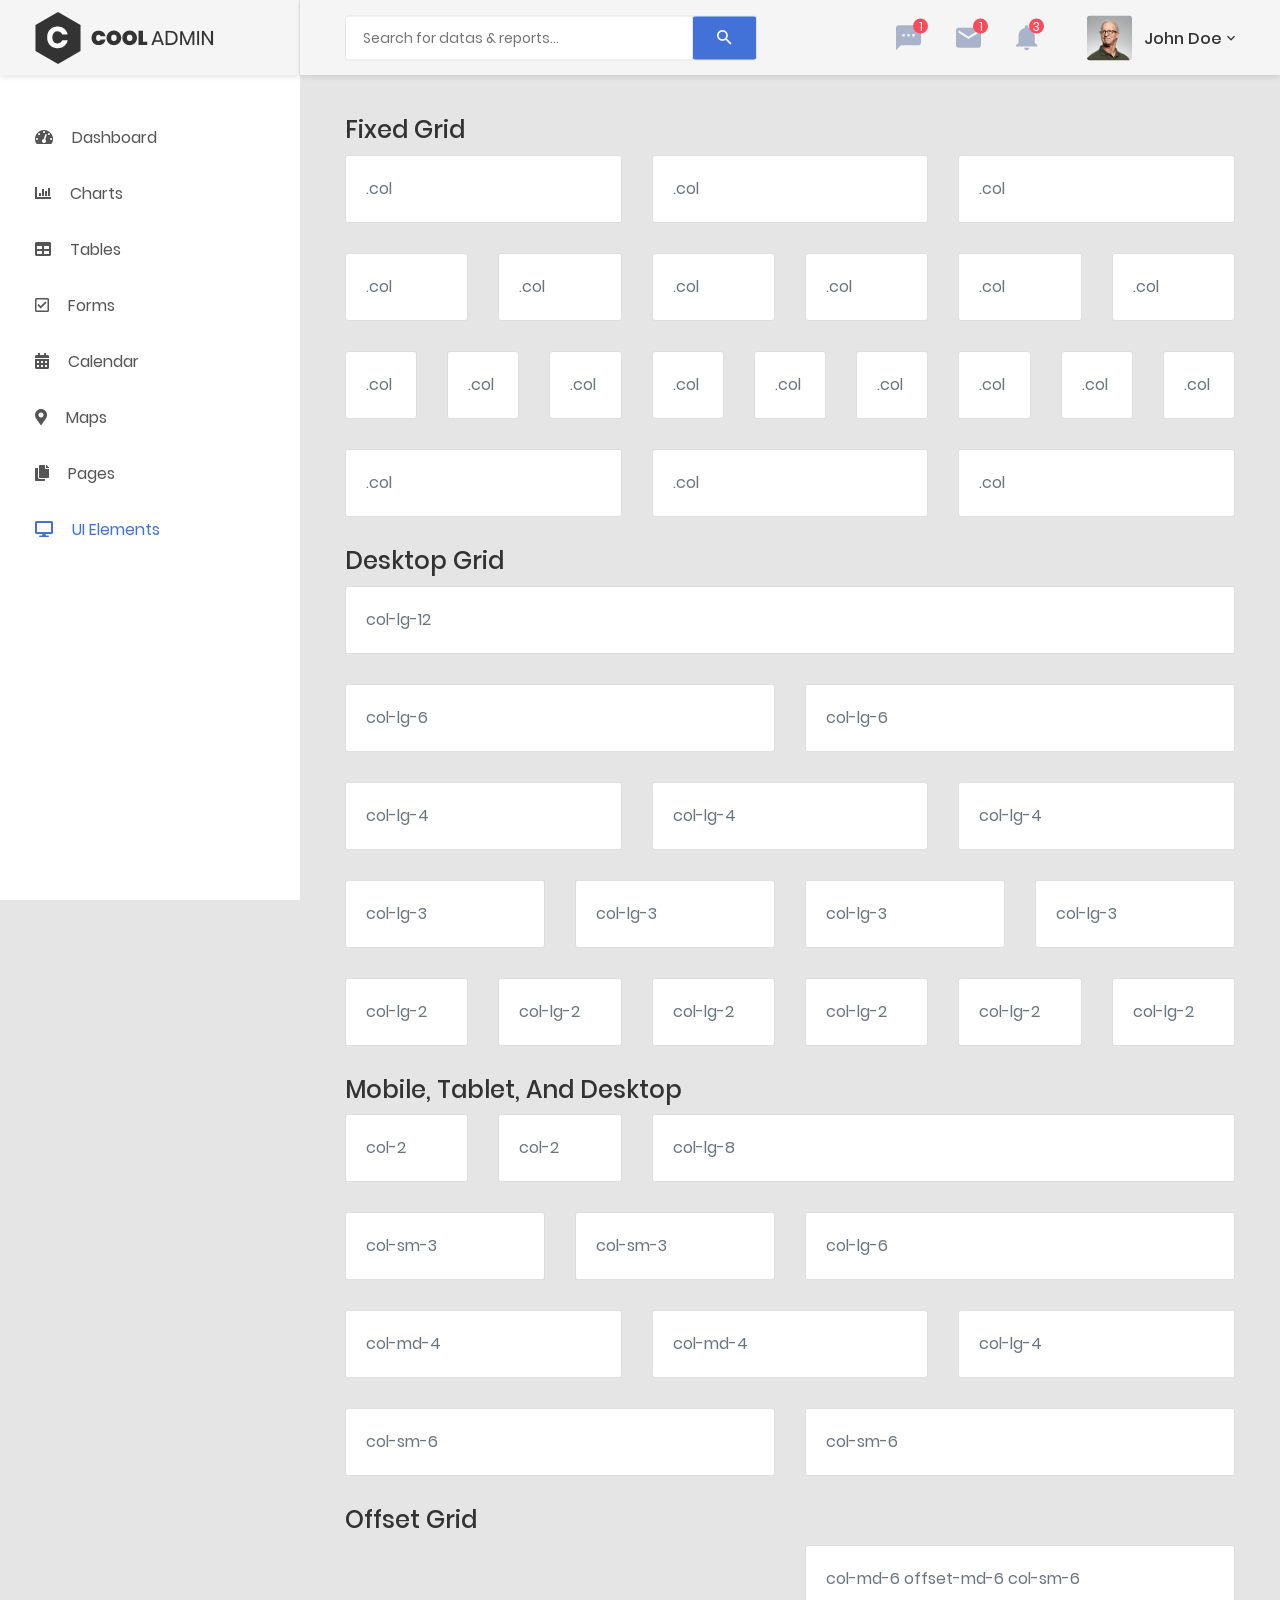
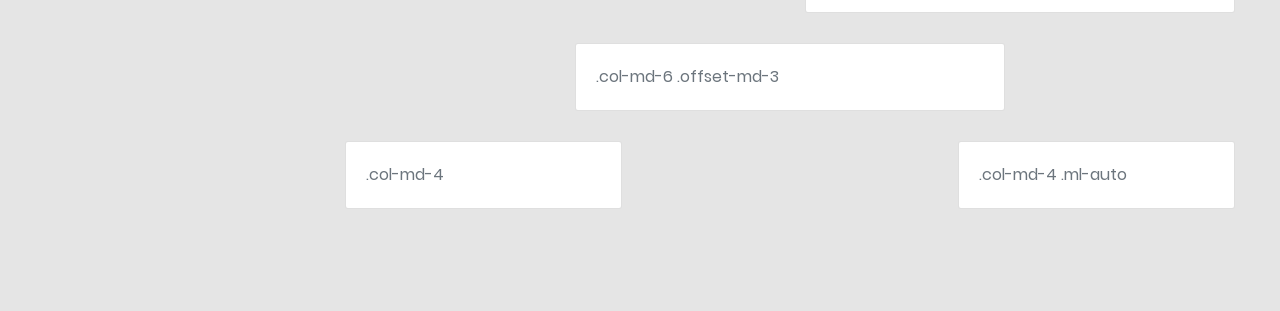
<file: EmlakSitesi/Templates/admin/grid.html>
<!DOCTYPE html>
<html lang="en">

<head>
  <!-- Required meta tags-->
  <meta charset="UTF-8">
  <meta name="viewport" content="width=device-width, initial-scale=1, shrink-to-fit=no">
  <meta name="description" content="au theme template">
  <meta name="author" content="Hau Nguyen">
  <meta name="keywords" content="au theme template">

  <!-- Title Page-->
  <title>Grid System</title>

  <!-- Fontfaces CSS-->
  <link href="css/font-face.css" rel="stylesheet" media="all">
  <link href="vendor/font-awesome-4.7/css/font-awesome.min.css" rel="stylesheet" media="all">
  <link href="vendor/font-awesome-5/css/fontawesome-all.min.css" rel="stylesheet" media="all">
  <link href="vendor/mdi-font/css/material-design-iconic-font.min.css" rel="stylesheet" media="all">

  <!-- Bootstrap CSS-->
  <link href="vendor/bootstrap-4.1/bootstrap.min.css" rel="stylesheet" media="all">

  <!-- Vendor CSS-->
  <link href="vendor/animsition/animsition.min.css" rel="stylesheet" media="all">
  <link href="vendor/bootstrap-progressbar/bootstrap-progressbar-3.3.4.min.css" rel="stylesheet" media="all">
  <link href="vendor/wow/animate.css" rel="stylesheet" media="all">
  <link href="vendor/css-hamburgers/hamburgers.min.css" rel="stylesheet" media="all">
  <link href="vendor/slick/slick.css" rel="stylesheet" media="all">
  <link href="vendor/select2/select2.min.css" rel="stylesheet" media="all">
  <link href="vendor/perfect-scrollbar/perfect-scrollbar.css" rel="stylesheet" media="all">

  <!-- Main CSS-->
  <link href="css/theme.css" rel="stylesheet" media="all">

</head>

<body class="animsition">
  <div class="page-wrapper">
    <!-- HEADER MOBILE-->
    <header class="header-mobile d-block d-lg-none">
      <div class="header-mobile__bar">
        <div class="container-fluid">
          <div class="header-mobile-inner">
            <a class="logo" href="index.html">
              <img src="images/icon/logo.png" alt="CoolAdmin" />
            </a>
            <button class="hamburger hamburger--slider" type="button">
              <span class="hamburger-box">
                <span class="hamburger-inner"></span>
              </span>
            </button>
          </div>
        </div>
      </div>
      <nav class="navbar-mobile">
        <div class="container-fluid">
          <ul class="navbar-mobile__list list-unstyled">
            <li class="has-sub">
              <a class="js-arrow" href="#">
                <i class="fas fa-tachometer-alt"></i>Dashboard</a>
              <ul class="navbar-mobile-sub__list list-unstyled js-sub-list">
                <li>
                  <a href="index.html">Dashboard 1</a>
                </li>
                <li>
                  <a href="index2.html">Dashboard 2</a>
                </li>
                <li>
                  <a href="index3.html">Dashboard 3</a>
                </li>
                <li>
                  <a href="index4.html">Dashboard 4</a>
                </li>
              </ul>
            </li>
            <li>
              <a href="chart.html">
                <i class="fas fa-chart-bar"></i>Charts</a>
            </li>
            <li>
              <a href="table.html">
                <i class="fas fa-table"></i>Tables</a>
            </li>
            <li>
              <a href="form.html">
                <i class="far fa-check-square"></i>Forms</a>
            </li>
            <li>
            <a href="calendar.html">
                <i class="fas fa-calendar-alt"></i>Calendar</a>
            </li>
            <li>
              <a href="map.html">
                <i class="fas fa-map-marker-alt"></i>Maps</a>
            </li>
            <li class="has-sub">
              <a class="js-arrow" href="#">
                <i class="fas fa-copy"></i>Pages</a>
              <ul class="navbar-mobile-sub__list list-unstyled js-sub-list">
                <li>
                  <a href="login.html">Login</a>
                </li>
                <li>
                  <a href="register.html">Register</a>
                </li>
                <li>
                  <a href="forget-pass.html">Forget Password</a>
                </li>
              </ul>
            </li>
            <li class="has-sub">
              <a class="js-arrow" href="#">
                <i class="fas fa-desktop"></i>UI Elements</a>
              <ul class="navbar-mobile-sub__list list-unstyled js-sub-list">
                <li>
                  <a href="button.html">Button</a>
                </li>
                <li>
                  <a href="badge.html">Badges</a>
                </li>
                <li>
                  <a href="tab.html">Tabs</a>
                </li>
                <li>
                  <a href="card.html">Cards</a>
                </li>
                <li>
                  <a href="alert.html">Alerts</a>
                </li>
                <li>
                  <a href="progress-bar.html">Progress Bars</a>
                </li>
                <li>
                  <a href="modal.html">Modals</a>
                </li>
                <li>
                  <a href="switch.html">Switchs</a>
                </li>
                <li>
                  <a href="grid.html">Grids</a>
                </li>
                <li>
                  <a href="fontawesome.html">Fontawesome Icon</a>
                </li>
                <li>
                  <a href="typo.html">Typography</a>
                </li>
              </ul>
            </li>
          </ul>
        </div>
      </nav>
    </header>
    <!-- END HEADER MOBILE-->

    <!-- MENU SIDEBAR-->
    <aside class="menu-sidebar d-none d-lg-block">
      <div class="logo">
        <a href="#">
          <img src="images/icon/logo.png" alt="Cool Admin" />
        </a>
      </div>
      <div class="menu-sidebar__content js-scrollbar1">
        <nav class="navbar-sidebar">
          <ul class="list-unstyled navbar__list">
            <li class="has-sub">
              <a class="js-arrow" href="#">
                <i class="fas fa-tachometer-alt"></i>Dashboard</a>
              <ul class="list-unstyled navbar__sub-list js-sub-list">
                <li>
                  <a href="index.html">Dashboard 1</a>
                </li>
                <li>
                  <a href="index2.html">Dashboard 2</a>
                </li>
                <li>
                  <a href="index3.html">Dashboard 3</a>
                </li>
                <li>
                  <a href="index4.html">Dashboard 4</a>
                </li>
              </ul>
            </li>
            <li>
              <a href="chart.html">
                <i class="fas fa-chart-bar"></i>Charts</a>
            </li>
            <li>
              <a href="table.html">
                <i class="fas fa-table"></i>Tables</a>
            </li>
            <li>
              <a href="form.html">
                <i class="far fa-check-square"></i>Forms</a>
            </li>
            <li>
              <a href="calendar.html">
                <i class="fas fa-calendar-alt"></i>Calendar</a>
            </li>
            <li>
              <a href="map.html">
                <i class="fas fa-map-marker-alt"></i>Maps</a>
            </li>
            <li class="has-sub">
              <a class="js-arrow" href="#">
                <i class="fas fa-copy"></i>Pages</a>
              <ul class="list-unstyled navbar__sub-list js-sub-list">
                <li>
                  <a href="login.html">Login</a>
                </li>
                <li>
                  <a href="register.html">Register</a>
                </li>
                <li>
                  <a href="forget-pass.html">Forget Password</a>
                </li>
              </ul>
            </li>
            <li class="active has-sub">
              <a class="js-arrow" href="#">
                <i class="fas fa-desktop"></i>UI Elements</a>
              <ul class="list-unstyled navbar__sub-list js-sub-list">
                <li>
                  <a href="button.html">Button</a>
                </li>
                <li>
                  <a href="badge.html">Badges</a>
                </li>
                <li>
                  <a href="tab.html">Tabs</a>
                </li>
                <li>
                  <a href="card.html">Cards</a>
                </li>
                <li>
                  <a href="alert.html">Alerts</a>
                </li>
                <li>
                  <a href="progress-bar.html">Progress Bars</a>
                </li>
                <li>
                  <a href="modal.html">Modals</a>
                </li>
                <li>
                  <a href="switch.html">Switchs</a>
                </li>
                <li>
                  <a href="grid.html">Grids</a>
                </li>
                <li>
                  <a href="fontawesome.html">Fontawesome Icon</a>
                </li>
                <li>
                  <a href="typo.html">Typography</a>
                </li>
              </ul>
            </li>
          </ul>
        </nav>
      </div>
    </aside>
    <!-- END MENU SIDEBAR-->

    <!-- PAGE CONTAINER-->
    <div class="page-container">
      <!-- HEADER DESKTOP-->
      <header class="header-desktop">
        <div class="section__content section__content--p30">
          <div class="container-fluid">
            <div class="header-wrap">
              <form class="form-header" action="" method="POST">
                <input class="au-input au-input--xl" type="text" name="search" placeholder="Search for datas &amp; reports..." />
                <button class="au-btn--submit" type="submit">
                  <i class="zmdi zmdi-search"></i>
                </button>
              </form>
              <div class="header-button">
                <div class="noti-wrap">
                  <div class="noti__item js-item-menu">
                    <i class="zmdi zmdi-comment-more"></i>
                    <span class="quantity">1</span>
                    <div class="mess-dropdown js-dropdown">
                      <div class="mess__title">
                        <p>You have 2 news message</p>
                      </div>
                      <div class="mess__item">
                        <div class="image img-cir img-40">
                          <img src="images/icon/avatar-06.jpg" alt="Michelle Moreno" />
                        </div>
                        <div class="content">
                          <h6>Michelle Moreno</h6>
                          <p>Have sent a photo</p>
                          <span class="time">3 min ago</span>
                        </div>
                      </div>
                      <div class="mess__item">
                        <div class="image img-cir img-40">
                          <img src="images/icon/avatar-04.jpg" alt="Diane Myers" />
                        </div>
                        <div class="content">
                          <h6>Diane Myers</h6>
                          <p>You are now connected on message</p>
                          <span class="time">Yesterday</span>
                        </div>
                      </div>
                      <div class="mess__footer">
                        <a href="#">View all messages</a>
                      </div>
                    </div>
                  </div>
                  <div class="noti__item js-item-menu">
                    <i class="zmdi zmdi-email"></i>
                    <span class="quantity">1</span>
                    <div class="email-dropdown js-dropdown">
                      <div class="email__title">
                        <p>You have 3 New Emails</p>
                      </div>
                      <div class="email__item">
                        <div class="image img-cir img-40">
                          <img src="images/icon/avatar-06.jpg" alt="Cynthia Harvey" />
                        </div>
                        <div class="content">
                          <p>Meeting about new dashboard...</p>
                          <span>Cynthia Harvey, 3 min ago</span>
                        </div>
                      </div>
                      <div class="email__item">
                        <div class="image img-cir img-40">
                          <img src="images/icon/avatar-05.jpg" alt="Cynthia Harvey" />
                        </div>
                        <div class="content">
                          <p>Meeting about new dashboard...</p>
                          <span>Cynthia Harvey, Yesterday</span>
                        </div>
                      </div>
                      <div class="email__item">
                        <div class="image img-cir img-40">
                          <img src="images/icon/avatar-04.jpg" alt="Cynthia Harvey" />
                        </div>
                        <div class="content">
                          <p>Meeting about new dashboard...</p>
                          <span>Cynthia Harvey, April 12,,2018</span>
                        </div>
                      </div>
                      <div class="email__footer">
                        <a href="#">See all emails</a>
                      </div>
                    </div>
                  </div>
                  <div class="noti__item js-item-menu">
                    <i class="zmdi zmdi-notifications"></i>
                    <span class="quantity">3</span>
                    <div class="notifi-dropdown js-dropdown">
                      <div class="notifi__title">
                        <p>You have 3 Notifications</p>
                      </div>
                      <div class="notifi__item">
                        <div class="bg-c1 img-cir img-40">
                          <i class="zmdi zmdi-email-open"></i>
                        </div>
                        <div class="content">
                          <p>You got a email notification</p>
                          <span class="date">April 12, 2018 06:50</span>
                        </div>
                      </div>
                      <div class="notifi__item">
                        <div class="bg-c2 img-cir img-40">
                          <i class="zmdi zmdi-account-box"></i>
                        </div>
                        <div class="content">
                          <p>Your account has been blocked</p>
                          <span class="date">April 12, 2018 06:50</span>
                        </div>
                      </div>
                      <div class="notifi__item">
                        <div class="bg-c3 img-cir img-40">
                          <i class="zmdi zmdi-file-text"></i>
                        </div>
                        <div class="content">
                          <p>You got a new file</p>
                          <span class="date">April 12, 2018 06:50</span>
                        </div>
                      </div>
                      <div class="notifi__footer">
                        <a href="#">All notifications</a>
                      </div>
                    </div>
                  </div>
                </div>
                <div class="account-wrap">
                  <div class="account-item clearfix js-item-menu">
                    <div class="image">
                      <img src="images/icon/avatar-01.jpg" alt="John Doe" />
                    </div>
                    <div class="content">
                      <a class="js-acc-btn" href="#">john doe</a>
                    </div>
                    <div class="account-dropdown js-dropdown">
                      <div class="info clearfix">
                        <div class="image">
                          <a href="#">
                            <img src="images/icon/avatar-01.jpg" alt="John Doe" />
                          </a>
                        </div>
                        <div class="content">
                          <h5 class="name">
                            <a href="#">john doe</a>
                          </h5>
                          <span class="email">johndoe@example.com</span>
                        </div>
                      </div>
                      <div class="account-dropdown__body">
                        <div class="account-dropdown__item">
                          <a href="#">
                            <i class="zmdi zmdi-account"></i>Account</a>
                        </div>
                        <div class="account-dropdown__item">
                          <a href="#">
                            <i class="zmdi zmdi-settings"></i>Setting</a>
                        </div>
                        <div class="account-dropdown__item">
                          <a href="#">
                            <i class="zmdi zmdi-money-box"></i>Billing</a>
                        </div>
                      </div>
                      <div class="account-dropdown__footer">
                        <a href="#">
                          <i class="zmdi zmdi-power"></i>Logout</a>
                      </div>
                    </div>
                  </div>
                </div>
              </div>
            </div>
          </div>
        </div>
      </header>
      <!-- END HEADER DESKTOP-->

      <!-- MAIN CONTENT-->
      <div class="main-content">
        <div class="section__content section__content--p30">
          <div class="container-fluid">
            <h5 class="heading-title">Fixed Grid</h5>
            <div class="row">
              <div class="col">
                <section class="card">
                  <div class="card-body text-secondary">.col</div>
                </section>
              </div>
              <div class="col">
                <section class="card">
                  <div class="card-body text-secondary">.col</div>
                </section>
              </div>
              <div class="col">
                <section class="card">
                  <div class="card-body text-secondary">.col</div>
                </section>
              </div>
            </div>

            <div class="row">
              <div class="col">
                <section class="card">
                  <div class="card-body text-secondary">.col</div>
                </section>
              </div>
              <div class="col">
                <section class="card">
                  <div class="card-body text-secondary">.col</div>
                </section>
              </div>
              <div class="col">
                <section class="card">
                  <div class="card-body text-secondary">.col</div>
                </section>
              </div>
              <div class="col">
                <section class="card">
                  <div class="card-body text-secondary">.col</div>
                </section>
              </div>
              <div class="col">
                <section class="card">
                  <div class="card-body text-secondary">.col</div>
                </section>
              </div>
              <div class="col">
                <section class="card">
                  <div class="card-body text-secondary">.col</div>
                </section>
              </div>
            </div>

            <div class="row">
              <div class="col">
                <section class="card">
                  <div class="card-body text-secondary">.col</div>
                </section>
              </div>
              <div class="col">
                <section class="card">
                  <div class="card-body text-secondary">.col</div>
                </section>
              </div>
              <div class="col">
                <section class="card">
                  <div class="card-body text-secondary">.col</div>
                </section>
              </div>
              <div class="col">
                <section class="card">
                  <div class="card-body text-secondary">.col</div>
                </section>
              </div>
              <div class="col">
                <section class="card">
                  <div class="card-body text-secondary">.col</div>
                </section>
              </div>
              <div class="col">
                <section class="card">
                  <div class="card-body text-secondary">.col</div>
                </section>
              </div>
              <div class="col">
                <section class="card">
                  <div class="card-body text-secondary">.col</div>
                </section>
              </div>
              <div class="col">
                <section class="card">
                  <div class="card-body text-secondary">.col</div>
                </section>
              </div>
              <div class="col">
                <section class="card">
                  <div class="card-body text-secondary">.col</div>
                </section>
              </div>
              <div class="col">
                <section class="card">
                  <div class="card-body text-secondary">.col</div>
                </section>
              </div>
              <div class="col">
                <section class="card">
                  <div class="card-body text-secondary">.col</div>
                </section>
              </div>
              <div class="col">
                <section class="card">
                  <div class="card-body text-secondary">.col</div>
                </section>
              </div>
            </div>

            <h5 class="heading-title">Desktop Grid</h5>
            <div class="row">
              <div class="col col-lg-12">
                <section class="card">
                  <div class="card-body text-secondary">col-lg-12</div>
                </section>
              </div>
            </div>

            <div class="row">
              <div class="col-lg-6">
                <section class="card">
                  <div class="card-body text-secondary">col-lg-6</div>
                </section>
              </div>
              <div class="col-lg-6 ">
                <section class="card">
                  <div class="card-body text-secondary">col-lg-6</div>
                </section>
              </div>
            </div>


            <div class="row">
              <div class="col-lg-4">
                <section class="card">
                  <div class="card-body text-secondary">col-lg-4</div>
                </section>
              </div>
              <div class="col-lg-4">
                <section class="card">
                  <div class="card-body text-secondary">col-lg-4</div>
                </section>
              </div>
              <div class="col-lg-4">
                <section class="card">
                  <div class="card-body text-secondary">col-lg-4</div>
                </section>
              </div>
            </div>

            <div class="row">
              <div class="col-lg-3">
                <section class="card">
                  <div class="card-body text-secondary">col-lg-3</div>
                </section>
              </div>
              <div class="col-lg-3">
                <section class="card">
                  <div class="card-body text-secondary">col-lg-3</div>
                </section>
              </div>
              <div class="col-lg-3">
                <section class="card">
                  <div class="card-body text-secondary">col-lg-3</div>
                </section>
              </div>
              <div class="col-lg-3">
                <section class="card">
                  <div class="card-body text-secondary">col-lg-3</div>
                </section>
              </div>
            </div>

            <div class="row">
              <div class="col-lg-2">
                <section class="card">
                  <div class="card-body text-secondary">col-lg-2</div>
                </section>
              </div>
              <div class="col-lg-2">
                <section class="card">
                  <div class="card-body text-secondary">col-lg-2</div>
                </section>
              </div>
              <div class="col-lg-2">
                <section class="card">
                  <div class="card-body text-secondary">col-lg-2</div>
                </section>
              </div>
              <div class="col-lg-2">
                <section class="card">
                  <div class="card-body text-secondary">col-lg-2</div>
                </section>
              </div>
              <div class="col-lg-2">
                <section class="card">
                  <div class="card-body text-secondary">col-lg-2</div>
                </section>
              </div>
              <div class="col-lg-2">
                <section class="card">
                  <div class="card-body text-secondary">col-lg-2</div>
                </section>
              </div>
            </div>


            <h4 class="heading-title">Mobile, Tablet, and Desktop</h4>

            <div class="row">
              <div class="col-2">
                <section class="card">
                  <div class="card-body text-secondary">col-2</div>
                </section>
              </div>
              <div class="col-2">
                <section class="card">
                  <div class="card-body text-secondary">col-2</div>
                </section>
              </div>
              <div class="col-lg-8">
                <section class="card">
                  <div class="card-body text-secondary">col-lg-8</div>
                </section>
              </div>
            </div>

            <div class="row">
              <div class="col-sm-3">
                <section class="card">
                  <div class="card-body text-secondary">col-sm-3</div>
                </section>
              </div>
              <div class="col-sm-3">
                <section class="card">
                  <div class="card-body text-secondary">col-sm-3</div>
                </section>
              </div>
              <div class="col-lg-6">
                <section class="card">
                  <div class="card-body text-secondary">col-lg-6</div>
                </section>
              </div>
            </div>

            <div class="row">
              <div class="col-md-4">
                <section class="card">
                  <div class="card-body text-secondary">col-md-4</div>
                </section>
              </div>
              <div class="col-md-4">
                <section class="card">
                  <div class="card-body text-secondary">col-md-4</div>
                </section>
              </div>
              <div class="col-lg-4">
                <section class="card">
                  <div class="card-body text-secondary">col-lg-4</div>
                </section>
              </div>
            </div>

            <div class="row">
              <div class="col-sm-6">
                <section class="card">
                  <div class="card-body text-secondary">col-sm-6</div>
                </section>
              </div>
              <div class="col-sm-6">
                <section class="card">
                  <div class="card-body text-secondary">col-sm-6</div>
                </section>
              </div>
            </div>


            <h5 class="heading-title">Offset Grid</h5>

            <div class="row">
              <div class="col-md-6 offset-md-6 col-sm-6 ml-auto">
                <section class="card">
                  <div class="card-body text-secondary">col-md-6 offset-md-6 col-sm-6 </div>
                </section>
              </div>
            </div>

            <div class="row">
              <div class="col-md-6 offset-md-3 mr-auto ml-auto">
                <section class="card">
                  <div class="card-body text-secondary">.col-md-6 .offset-md-3</div>
                </section>
              </div>
            </div>

            <div class="row">
              <div class="col-md-4">
                <section class="card">
                  <div class="card-body text-secondary"> .col-md-4 </div>
                </section>
              </div>
              <div class="col-md-4 ml-auto">
                <section class="card">
                  <div class="card-body text-secondary">.col-md-4 .ml-auto</div>
                </section>
              </div>
            </div>
          </div>
        </div>
      </div>
    </div>
    <!-- END PAGE CONTAINER-->

  </div>

  <!-- Jquery JS-->
  <script src="vendor/jquery-3.2.1.min.js"></script>
  <!-- Bootstrap JS-->
  <script src="vendor/bootstrap-4.1/popper.min.js"></script>
  <script src="vendor/bootstrap-4.1/bootstrap.min.js"></script>
  <!-- Vendor JS       -->
  <script src="vendor/slick/slick.min.js">
  </script>
  <script src="vendor/wow/wow.min.js"></script>
  <script src="vendor/animsition/animsition.min.js"></script>
  <script src="vendor/bootstrap-progressbar/bootstrap-progressbar.min.js">
  </script>
  <script src="vendor/counter-up/jquery.waypoints.min.js"></script>
  <script src="vendor/counter-up/jquery.counterup.min.js">
  </script>
  <script src="vendor/circle-progress/circle-progress.min.js"></script>
  <script src="vendor/perfect-scrollbar/perfect-scrollbar.js"></script>
  <script src="vendor/chartjs/Chart.bundle.min.js"></script>
  <script src="vendor/select2/select2.min.js">
  </script>

  <!-- Main JS-->
  <script src="js/main.js"></script>

</body>

</html>
<!-- end document-->
</file>
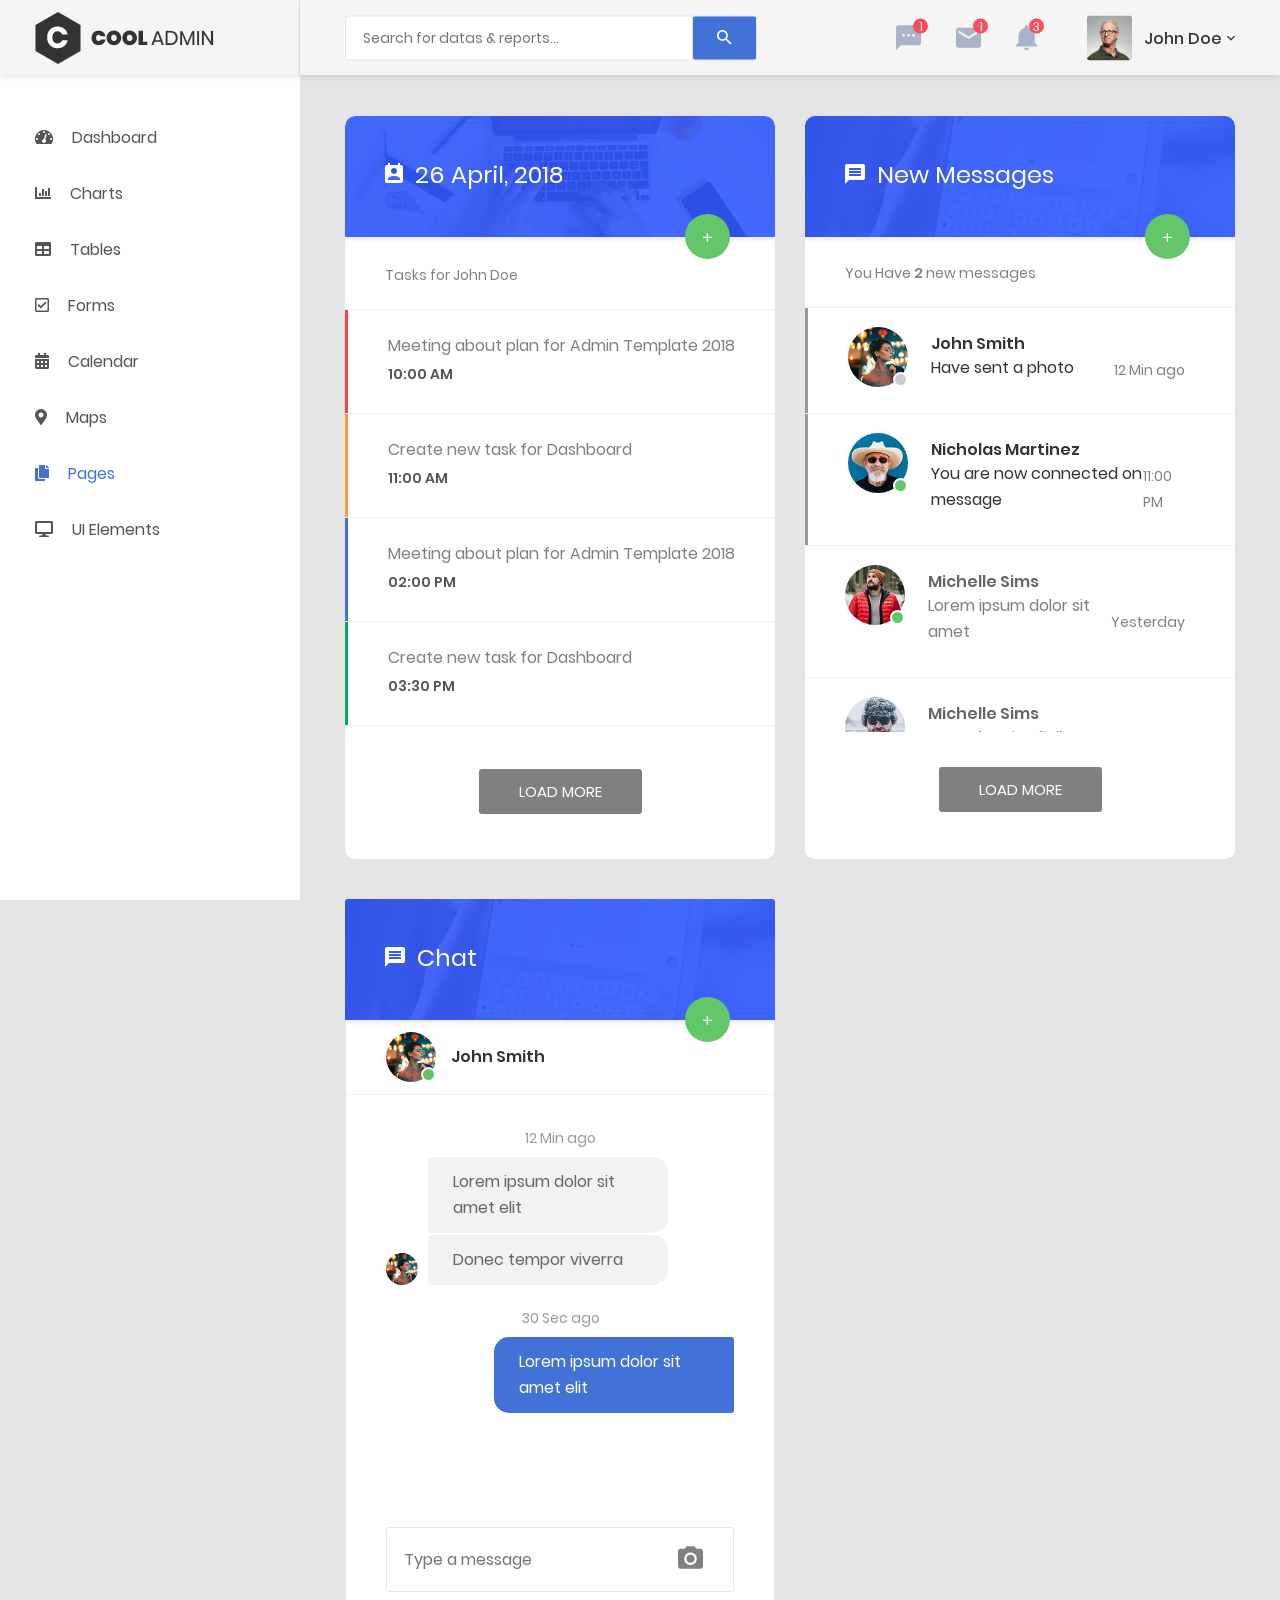
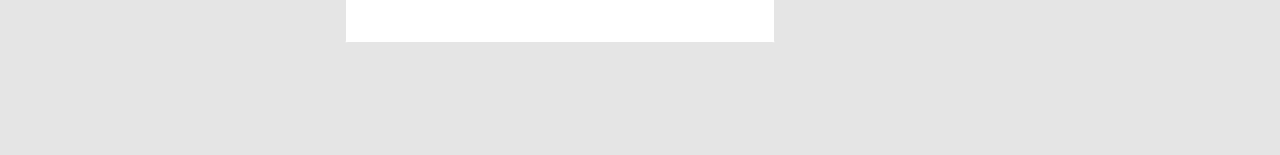
<file: EmlakSitesi/Templates/admin/inbox.html>
<!DOCTYPE html>
<html lang="en">

<head>
    <!-- Required meta tags-->
    <meta charset="UTF-8">
    <meta name="viewport" content="width=device-width, initial-scale=1, shrink-to-fit=no">
    <meta name="description" content="au theme template">
    <meta name="author" content="Hau Nguyen">
    <meta name="keywords" content="au theme template">

    <!-- Title Page-->
    <title>Inbox</title>

    <!-- Fontfaces CSS-->
    <link href="css/font-face.css" rel="stylesheet" media="all">
    <link href="vendor/font-awesome-4.7/css/font-awesome.min.css" rel="stylesheet" media="all">
    <link href="vendor/font-awesome-5/css/fontawesome-all.min.css" rel="stylesheet" media="all">
    <link href="vendor/mdi-font/css/material-design-iconic-font.min.css" rel="stylesheet" media="all">

    <!-- Bootstrap CSS-->
    <link href="vendor/bootstrap-4.1/bootstrap.min.css" rel="stylesheet" media="all">

    <!-- Vendor CSS-->
    <link href="vendor/animsition/animsition.min.css" rel="stylesheet" media="all">
    <link href="vendor/bootstrap-progressbar/bootstrap-progressbar-3.3.4.min.css" rel="stylesheet" media="all">
    <link href="vendor/wow/animate.css" rel="stylesheet" media="all">
    <link href="vendor/css-hamburgers/hamburgers.min.css" rel="stylesheet" media="all">
    <link href="vendor/slick/slick.css" rel="stylesheet" media="all">
    <link href="vendor/select2/select2.min.css" rel="stylesheet" media="all">
    <link href="vendor/perfect-scrollbar/perfect-scrollbar.css" rel="stylesheet" media="all">

    <!-- Main CSS-->
    <link href="css/theme.css" rel="stylesheet" media="all">

</head>

<body class="animsition">
    <div class="page-wrapper">
        <!-- HEADER MOBILE-->
        <header class="header-mobile d-block d-lg-none">
            <div class="header-mobile__bar">
                <div class="container-fluid">
                    <div class="header-mobile-inner">
                        <a class="logo" href="index.html">
                            <img src="images/icon/logo.png" alt="CoolAdmin" />
                        </a>
                        <button class="hamburger hamburger--slider" type="button">
                            <span class="hamburger-box">
                                <span class="hamburger-inner"></span>
                            </span>
                        </button>
                    </div>
                </div>
            </div>
            <nav class="navbar-mobile">
                <div class="container-fluid">
                    <ul class="navbar-mobile__list list-unstyled">
                        <li class="has-sub">
                            <a class="js-arrow" href="#">
                                <i class="fas fa-tachometer-alt"></i>Dashboard</a>
                            <ul class="navbar-mobile-sub__list list-unstyled js-sub-list">
                                <li>
                                    <a href="index.html">Dashboard 1</a>
                                </li>
                                <li>
                                    <a href="index2.html">Dashboard 2</a>
                                </li>
                                <li>
                                    <a href="index3.html">Dashboard 3</a>
                                </li>
                                <li>
                                    <a href="index4.html">Dashboard 4</a>
                                </li>
                            </ul>
                        </li>
                        <li>
                            <a href="chart.html">
                                <i class="fas fa-chart-bar"></i>Charts</a>
                        </li>
                        <li>
                            <a href="table.html">
                                <i class="fas fa-table"></i>Tables</a>
                        </li>
                        <li>
                            <a href="form.html">
                                <i class="far fa-check-square"></i>Forms</a>
                        </li>
                        <li>
                            <a href="calendar.html">
                                <i class="fas fa-calendar-alt"></i>Calendar</a>
                        </li>
                        <li>
                            <a href="map.html">
                                <i class="fas fa-map-marker-alt"></i>Maps</a>
                        </li>
                        <li class="has-sub">
                            <a class="js-arrow" href="#">
                                <i class="fas fa-copy"></i>Pages</a>
                            <ul class="navbar-mobile-sub__list list-unstyled js-sub-list">
                                <li>
                                    <a href="login.html">Login</a>
                                </li>
                                <li>
                                    <a href="register.html">Register</a>
                                </li>
                                <li>
                                    <a href="forget-pass.html">Forget Password</a>
                                </li>
                            </ul>
                        </li>
                        <li class="has-sub">
                            <a class="js-arrow" href="#">
                                <i class="fas fa-desktop"></i>UI Elements</a>
                            <ul class="navbar-mobile-sub__list list-unstyled js-sub-list">
                                <li>
                                    <a href="button.html">Button</a>
                                </li>
                                <li>
                                    <a href="badge.html">Badges</a>
                                </li>
                                <li>
                                    <a href="tab.html">Tabs</a>
                                </li>
                                <li>
                                    <a href="card.html">Cards</a>
                                </li>
                                <li>
                                    <a href="alert.html">Alerts</a>
                                </li>
                                <li>
                                    <a href="progress-bar.html">Progress Bars</a>
                                </li>
                                <li>
                                    <a href="modal.html">Modals</a>
                                </li>
                                <li>
                                    <a href="switch.html">Switchs</a>
                                </li>
                                <li>
                                    <a href="grid.html">Grids</a>
                                </li>
                                <li>
                                    <a href="fontawesome.html">Fontawesome Icon</a>
                                </li>
                                <li>
                                    <a href="typo.html">Typography</a>
                                </li>
                            </ul>
                        </li>
                    </ul>
                </div>
            </nav>
        </header>
        <!-- END HEADER MOBILE-->

        <!-- MENU SIDEBAR-->
        <aside class="menu-sidebar d-none d-lg-block">
            <div class="logo">
                <a href="#">
                    <img src="images/icon/logo.png" alt="Cool Admin" />
                </a>
            </div>
            <div class="menu-sidebar__content js-scrollbar1">
                <nav class="navbar-sidebar">
                    <ul class="list-unstyled navbar__list">
                        <li class="has-sub">
                            <a class="js-arrow" href="#">
                                <i class="fas fa-tachometer-alt"></i>Dashboard</a>
                            <ul class="list-unstyled navbar__sub-list js-sub-list">
                                <li>
                                    <a href="index.html">Dashboard 1</a>
                                </li>
                                <li>
                                    <a href="index2.html">Dashboard 2</a>
                                </li>
                                <li>
                                    <a href="index3.html">Dashboard 3</a>
                                </li>
                                <li>
                                    <a href="index4.html">Dashboard 4</a>
                                </li>
                            </ul>
                        </li>
                        <li>
                            <a href="chart.html">
                                <i class="fas fa-chart-bar"></i>Charts</a>
                        </li>
                        <li>
                            <a href="table.html">
                                <i class="fas fa-table"></i>Tables</a>
                        </li>
                        <li>
                            <a href="form.html">
                                <i class="far fa-check-square"></i>Forms</a>
                        </li>
                        <li>
                            <a href="calendar.html">
                                <i class="fas fa-calendar-alt"></i>Calendar</a>
                        </li>
                        <li>
                            <a href="map.html">
                                <i class="fas fa-map-marker-alt"></i>Maps</a>
                        </li>
                        <li class="active has-sub">
                            <a class="js-arrow" href="#">
                                <i class="fas fa-copy"></i>Pages</a>
                            <ul class="list-unstyled navbar__sub-list js-sub-list">
                                <li>
                                    <a href="login.html">Login</a>
                                </li>
                                <li>
                                    <a href="register.html">Register</a>
                                </li>
                                <li>
                                    <a href="forget-pass.html">Forget Password</a>
                                </li>
                            </ul>
                        </li>
                        <li class="has-sub">
                            <a class="js-arrow" href="#">
                                <i class="fas fa-desktop"></i>UI Elements</a>
                            <ul class="list-unstyled navbar__sub-list js-sub-list">
                                <li>
                                    <a href="button.html">Button</a>
                                </li>
                                <li>
                                    <a href="badge.html">Badges</a>
                                </li>
                                <li>
                                    <a href="tab.html">Tabs</a>
                                </li>
                                <li>
                                    <a href="card.html">Cards</a>
                                </li>
                                <li>
                                    <a href="alert.html">Alerts</a>
                                </li>
                                <li>
                                    <a href="progress-bar.html">Progress Bars</a>
                                </li>
                                <li>
                                    <a href="modal.html">Modals</a>
                                </li>
                                <li>
                                    <a href="switch.html">Switchs</a>
                                </li>
                                <li>
                                    <a href="grid.html">Grids</a>
                                </li>
                                <li>
                                    <a href="fontawesome.html">Fontawesome Icon</a>
                                </li>
                                <li>
                                    <a href="typo.html">Typography</a>
                                </li>
                            </ul>
                        </li>
                    </ul>
                </nav>
            </div>
        </aside>
        <!-- END MENU SIDEBAR-->

        <!-- PAGE CONTAINER-->
        <div class="page-container">
            <!-- HEADER DESKTOP-->
            <header class="header-desktop">
                <div class="section__content section__content--p30">
                    <div class="container-fluid">
                        <div class="header-wrap">
                            <form class="form-header" action="" method="POST">
                                <input class="au-input au-input--xl" type="text" name="search" placeholder="Search for datas &amp; reports..." />
                                <button class="au-btn--submit" type="submit">
                                    <i class="zmdi zmdi-search"></i>
                                </button>
                            </form>
                            <div class="header-button">
                                <div class="noti-wrap">
                                    <div class="noti__item js-item-menu">
                                        <i class="zmdi zmdi-comment-more"></i>
                                        <span class="quantity">1</span>
                                        <div class="mess-dropdown js-dropdown">
                                            <div class="mess__title">
                                                <p>You have 2 news message</p>
                                            </div>
                                            <div class="mess__item">
                                                <div class="image img-cir img-40">
                                                    <img src="images/icon/avatar-06.jpg" alt="Michelle Moreno" />
                                                </div>
                                                <div class="content">
                                                    <h6>Michelle Moreno</h6>
                                                    <p>Have sent a photo</p>
                                                    <span class="time">3 min ago</span>
                                                </div>
                                            </div>
                                            <div class="mess__item">
                                                <div class="image img-cir img-40">
                                                    <img src="images/icon/avatar-04.jpg" alt="Diane Myers" />
                                                </div>
                                                <div class="content">
                                                    <h6>Diane Myers</h6>
                                                    <p>You are now connected on message</p>
                                                    <span class="time">Yesterday</span>
                                                </div>
                                            </div>
                                            <div class="mess__footer">
                                                <a href="#">View all messages</a>
                                            </div>
                                        </div>
                                    </div>
                                    <div class="noti__item js-item-menu">
                                        <i class="zmdi zmdi-email"></i>
                                        <span class="quantity">1</span>
                                        <div class="email-dropdown js-dropdown">
                                            <div class="email__title">
                                                <p>You have 3 New Emails</p>
                                            </div>
                                            <div class="email__item">
                                                <div class="image img-cir img-40">
                                                    <img src="images/icon/avatar-06.jpg" alt="Cynthia Harvey" />
                                                </div>
                                                <div class="content">
                                                    <p>Meeting about new dashboard...</p>
                                                    <span>Cynthia Harvey, 3 min ago</span>
                                                </div>
                                            </div>
                                            <div class="email__item">
                                                <div class="image img-cir img-40">
                                                    <img src="images/icon/avatar-05.jpg" alt="Cynthia Harvey" />
                                                </div>
                                                <div class="content">
                                                    <p>Meeting about new dashboard...</p>
                                                    <span>Cynthia Harvey, Yesterday</span>
                                                </div>
                                            </div>
                                            <div class="email__item">
                                                <div class="image img-cir img-40">
                                                    <img src="images/icon/avatar-04.jpg" alt="Cynthia Harvey" />
                                                </div>
                                                <div class="content">
                                                    <p>Meeting about new dashboard...</p>
                                                    <span>Cynthia Harvey, April 12,,2018</span>
                                                </div>
                                            </div>
                                            <div class="email__footer">
                                                <a href="#">See all emails</a>
                                            </div>
                                        </div>
                                    </div>
                                    <div class="noti__item js-item-menu">
                                        <i class="zmdi zmdi-notifications"></i>
                                        <span class="quantity">3</span>
                                        <div class="notifi-dropdown js-dropdown">
                                            <div class="notifi__title">
                                                <p>You have 3 Notifications</p>
                                            </div>
                                            <div class="notifi__item">
                                                <div class="bg-c1 img-cir img-40">
                                                    <i class="zmdi zmdi-email-open"></i>
                                                </div>
                                                <div class="content">
                                                    <p>You got a email notification</p>
                                                    <span class="date">April 12, 2018 06:50</span>
                                                </div>
                                            </div>
                                            <div class="notifi__item">
                                                <div class="bg-c2 img-cir img-40">
                                                    <i class="zmdi zmdi-account-box"></i>
                                                </div>
                                                <div class="content">
                                                    <p>Your account has been blocked</p>
                                                    <span class="date">April 12, 2018 06:50</span>
                                                </div>
                                            </div>
                                            <div class="notifi__item">
                                                <div class="bg-c3 img-cir img-40">
                                                    <i class="zmdi zmdi-file-text"></i>
                                                </div>
                                                <div class="content">
                                                    <p>You got a new file</p>
                                                    <span class="date">April 12, 2018 06:50</span>
                                                </div>
                                            </div>
                                            <div class="notifi__footer">
                                                <a href="#">All notifications</a>
                                            </div>
                                        </div>
                                    </div>
                                </div>
                                <div class="account-wrap">
                                    <div class="account-item clearfix js-item-menu">
                                        <div class="image">
                                            <img src="images/icon/avatar-01.jpg" alt="John Doe" />
                                        </div>
                                        <div class="content">
                                            <a class="js-acc-btn" href="#">john doe</a>
                                        </div>
                                        <div class="account-dropdown js-dropdown">
                                            <div class="info clearfix">
                                                <div class="image">
                                                    <a href="#">
                                                        <img src="images/icon/avatar-01.jpg" alt="John Doe" />
                                                    </a>
                                                </div>
                                                <div class="content">
                                                    <h5 class="name">
                                                        <a href="#">john doe</a>
                                                    </h5>
                                                    <span class="email">johndoe@example.com</span>
                                                </div>
                                            </div>
                                            <div class="account-dropdown__body">
                                                <div class="account-dropdown__item">
                                                    <a href="#">
                                                        <i class="zmdi zmdi-account"></i>Account</a>
                                                </div>
                                                <div class="account-dropdown__item">
                                                    <a href="#">
                                                        <i class="zmdi zmdi-settings"></i>Setting</a>
                                                </div>
                                                <div class="account-dropdown__item">
                                                    <a href="#">
                                                        <i class="zmdi zmdi-money-box"></i>Billing</a>
                                                </div>
                                            </div>
                                            <div class="account-dropdown__footer">
                                                <a href="#">
                                                    <i class="zmdi zmdi-power"></i>Logout</a>
                                            </div>
                                        </div>
                                    </div>
                                </div>
                            </div>
                        </div>
                    </div>
                </div>
            </header>
            <!-- END HEADER DESKTOP-->

            <!-- MAIN CONTENT-->
            <div class="main-content">
                <div class="section__content section__content--p30">
                    <div class="container-fluid">
                        <div class="row">
                            <div class="col-lg-6">
                                <div class="au-card au-card--no-shadow au-card--no-pad m-b-40">
                                    <div class="au-card-title" style="background-image:url('images/bg-title-01.jpg');">
                                        <div class="bg-overlay bg-overlay--blue"></div>
                                        <h3>
                                            <i class="zmdi zmdi-account-calendar"></i>26 April, 2018</h3>
                                        <button class="au-btn-plus">
                                            <i class="zmdi zmdi-plus"></i>
                                        </button>
                                    </div>
                                    <div class="au-task js-list-load">
                                        <div class="au-task__title">
                                            <p>Tasks for John Doe</p>
                                        </div>
                                        <div class="au-task-list js-scrollbar3">
                                            <div class="au-task__item au-task__item--danger">
                                                <div class="au-task__item-inner">
                                                    <h5 class="task">
                                                        <a href="#">Meeting about plan for Admin Template 2018</a>
                                                    </h5>
                                                    <span class="time">10:00 AM</span>
                                                </div>
                                            </div>
                                            <div class="au-task__item au-task__item--warning">
                                                <div class="au-task__item-inner">
                                                    <h5 class="task">
                                                        <a href="#">Create new task for Dashboard</a>
                                                    </h5>
                                                    <span class="time">11:00 AM</span>
                                                </div>
                                            </div>
                                            <div class="au-task__item au-task__item--primary">
                                                <div class="au-task__item-inner">
                                                    <h5 class="task">
                                                        <a href="#">Meeting about plan for Admin Template 2018</a>
                                                    </h5>
                                                    <span class="time">02:00 PM</span>
                                                </div>
                                            </div>
                                            <div class="au-task__item au-task__item--success">
                                                <div class="au-task__item-inner">
                                                    <h5 class="task">
                                                        <a href="#">Create new task for Dashboard</a>
                                                    </h5>
                                                    <span class="time">03:30 PM</span>
                                                </div>
                                            </div>
                                            <div class="au-task__item au-task__item--danger js-load-item">
                                                <div class="au-task__item-inner">
                                                    <h5 class="task">
                                                        <a href="#">Meeting about plan for Admin Template 2018</a>
                                                    </h5>
                                                    <span class="time">10:00 AM</span>
                                                </div>
                                            </div>
                                            <div class="au-task__item au-task__item--warning js-load-item">
                                                <div class="au-task__item-inner">
                                                    <h5 class="task">
                                                        <a href="#">Create new task for Dashboard</a>
                                                    </h5>
                                                    <span class="time">11:00 AM</span>
                                                </div>
                                            </div>
                                        </div>
                                        <div class="au-task__footer">
                                            <button class="au-btn au-btn-load js-load-btn">load more</button>
                                        </div>
                                    </div>
                                </div>
                            </div>
                            <div class="col-lg-6">
                                <div class="au-card au-card--no-shadow au-card--no-pad m-b-40">
                                    <div class="au-card-title" style="background-image:url('images/bg-title-02.jpg');">
                                        <div class="bg-overlay bg-overlay--blue"></div>
                                        <h3>
                                            <i class="zmdi zmdi-comment-text"></i>New Messages</h3>
                                        <button class="au-btn-plus">
                                            <i class="zmdi zmdi-plus"></i>
                                        </button>
                                    </div>
                                    <div class="au-inbox-wrap js-inbox-wrap">
                                        <div class="au-message js-list-load">
                                            <div class="au-message__noti">
                                                <p>You Have
                                                    <span>2</span>

                                                    new messages
                                                </p>
                                            </div>
                                            <div class="au-message-list">
                                                <div class="au-message__item unread">
                                                    <div class="au-message__item-inner">
                                                        <div class="au-message__item-text">
                                                            <div class="avatar-wrap">
                                                                <div class="avatar">
                                                                    <img src="images/icon/avatar-02.jpg" alt="John Smith">
                                                                </div>
                                                            </div>
                                                            <div class="text">
                                                                <h5 class="name">John Smith</h5>
                                                                <p>Have sent a photo</p>
                                                            </div>
                                                        </div>
                                                        <div class="au-message__item-time">
                                                            <span>12 Min ago</span>
                                                        </div>
                                                    </div>
                                                </div>
                                                <div class="au-message__item unread">
                                                    <div class="au-message__item-inner">
                                                        <div class="au-message__item-text">
                                                            <div class="avatar-wrap online">
                                                                <div class="avatar">
                                                                    <img src="images/icon/avatar-03.jpg" alt="Nicholas Martinez">
                                                                </div>
                                                            </div>
                                                            <div class="text">
                                                                <h5 class="name">Nicholas Martinez</h5>
                                                                <p>You are now connected on message</p>
                                                            </div>
                                                        </div>
                                                        <div class="au-message__item-time">
                                                            <span>11:00 PM</span>
                                                        </div>
                                                    </div>
                                                </div>
                                                <div class="au-message__item">
                                                    <div class="au-message__item-inner">
                                                        <div class="au-message__item-text">
                                                            <div class="avatar-wrap online">
                                                                <div class="avatar">
                                                                    <img src="images/icon/avatar-04.jpg" alt="Michelle Sims">
                                                                </div>
                                                            </div>
                                                            <div class="text">
                                                                <h5 class="name">Michelle Sims</h5>
                                                                <p>Lorem ipsum dolor sit amet</p>
                                                            </div>
                                                        </div>
                                                        <div class="au-message__item-time">
                                                            <span>Yesterday</span>
                                                        </div>
                                                    </div>
                                                </div>
                                                <div class="au-message__item">
                                                    <div class="au-message__item-inner">
                                                        <div class="au-message__item-text">
                                                            <div class="avatar-wrap">
                                                                <div class="avatar">
                                                                    <img src="images/icon/avatar-05.jpg" alt="Michelle Sims">
                                                                </div>
                                                            </div>
                                                            <div class="text">
                                                                <h5 class="name">Michelle Sims</h5>
                                                                <p>Purus feugiat finibus</p>
                                                            </div>
                                                        </div>
                                                        <div class="au-message__item-time">
                                                            <span>Sunday</span>
                                                        </div>
                                                    </div>
                                                </div>
                                                <div class="au-message__item js-load-item">
                                                    <div class="au-message__item-inner">
                                                        <div class="au-message__item-text">
                                                            <div class="avatar-wrap online">
                                                                <div class="avatar">
                                                                    <img src="images/icon/avatar-04.jpg" alt="Michelle Sims">
                                                                </div>
                                                            </div>
                                                            <div class="text">
                                                                <h5 class="name">Michelle Sims</h5>
                                                                <p>Lorem ipsum dolor sit amet</p>
                                                            </div>
                                                        </div>
                                                        <div class="au-message__item-time">
                                                            <span>Yesterday</span>
                                                        </div>
                                                    </div>
                                                </div>
                                                <div class="au-message__item js-load-item">
                                                    <div class="au-message__item-inner">
                                                        <div class="au-message__item-text">
                                                            <div class="avatar-wrap">
                                                                <div class="avatar">
                                                                    <img src="images/icon/avatar-05.jpg" alt="Michelle Sims">
                                                                </div>
                                                            </div>
                                                            <div class="text">
                                                                <h5 class="name">Michelle Sims</h5>
                                                                <p>Purus feugiat finibus</p>
                                                            </div>
                                                        </div>
                                                        <div class="au-message__item-time">
                                                            <span>Sunday</span>
                                                        </div>
                                                    </div>
                                                </div>
                                            </div>
                                            <div class="au-message__footer">
                                                <button class="au-btn au-btn-load js-load-btn">load more</button>
                                            </div>
                                        </div>
                                        <div class="au-chat">
                                            <div class="au-chat__title">
                                                <div class="au-chat-info">
                                                    <div class="avatar-wrap online">
                                                        <div class="avatar avatar--small">
                                                            <img src="images/icon/avatar-02.jpg" alt="John Smith">
                                                        </div>
                                                    </div>
                                                    <span class="nick">
                                                        <a href="#">John Smith</a>
                                                    </span>
                                                </div>
                                            </div>
                                            <div class="au-chat__content">
                                                <div class="recei-mess-wrap">
                                                    <span class="mess-time">12 Min ago</span>
                                                    <div class="recei-mess__inner">
                                                        <div class="avatar avatar--tiny">
                                                            <img src="images/icon/avatar-02.jpg" alt="John Smith">
                                                        </div>
                                                        <div class="recei-mess-list">
                                                            <div class="recei-mess">Lorem ipsum dolor sit amet, consectetur adipiscing elit non iaculis</div>
                                                            <div class="recei-mess">Donec tempor, sapien ac viverra</div>
                                                        </div>
                                                    </div>
                                                </div>
                                                <div class="send-mess-wrap">
                                                    <span class="mess-time">30 Sec ago</span>
                                                    <div class="send-mess__inner">
                                                        <div class="send-mess-list">
                                                            <div class="send-mess">Lorem ipsum dolor sit amet, consectetur adipiscing elit non iaculis</div>
                                                        </div>
                                                    </div>
                                                </div>
                                            </div>
                                            <div class="au-chat-textfield">
                                                <form class="au-form-icon">
                                                    <input class="au-input au-input--full au-input--h65" type="text" placeholder="Type a message">
                                                    <button class="au-input-icon">
                                                        <i class="zmdi zmdi-camera"></i>
                                                    </button>
                                                </form>
                                            </div>
                                        </div>
                                    </div>
                                </div>
                            </div>
                            <div class="col-lg-6">
                                <div class="au-card au-card--no-shadow au-card--no-pad m-b-40 au-card--border">
                                    <div class="au-card-title" style="background-image:url('images/bg-title-02.jpg');">
                                        <div class="bg-overlay bg-overlay--blue"></div>
                                        <h3>
                                            <i class="zmdi zmdi-comment-text"></i>Chat</h3>
                                        <button class="au-btn-plus">
                                            <i class="zmdi zmdi-plus"></i>
                                        </button>
                                    </div>
                                    <div class="au-inbox-wrap">
                                        <div class="au-chat au-chat--border">
                                            <div class="au-chat__title">
                                                <div class="au-chat-info">
                                                    <div class="avatar-wrap online">
                                                        <div class="avatar avatar--small">
                                                            <img src="images/icon/avatar-02.jpg" alt="John Smith">
                                                        </div>
                                                    </div>
                                                    <span class="nick">
                                                        <a href="#">John Smith</a>
                                                    </span>
                                                </div>
                                            </div>
                                            <div class="au-chat__content au-chat__content2 js-scrollbar5">
                                                <div class="recei-mess-wrap">
                                                    <span class="mess-time">12 Min ago</span>
                                                    <div class="recei-mess__inner">
                                                        <div class="avatar avatar--tiny">
                                                            <img src="images/icon/avatar-02.jpg" alt="John Smith">
                                                        </div>
                                                        <div class="recei-mess-list">
                                                            <div class="recei-mess">Lorem ipsum dolor sit amet elit</div>
                                                            <div class="recei-mess">Donec tempor viverra</div>
                                                        </div>
                                                    </div>
                                                </div>
                                                <div class="send-mess-wrap">
                                                    <span class="mess-time">30 Sec ago</span>
                                                    <div class="send-mess__inner">
                                                        <div class="send-mess-list">
                                                            <div class="send-mess">Lorem ipsum dolor sit amet elit</div>
                                                        </div>
                                                    </div>
                                                </div>
                                            </div>
                                            <div class="au-chat-textfield">
                                                <form class="au-form-icon">
                                                    <input class="au-input au-input--full au-input--h65" type="text" placeholder="Type a message">
                                                    <button class="au-input-icon">
                                                        <i class="zmdi zmdi-camera"></i>
                                                    </button>
                                                </form>
                                            </div>
                                        </div>
                                    </div>
                                </div>
                            </div>
                        </div>
                    </div>
                </div>
            </div>
        </div>
        <!-- END PAGE CONTAINER-->

    </div>

    <!-- Jquery JS-->
    <script src="vendor/jquery-3.2.1.min.js"></script>
    <!-- Bootstrap JS-->
    <script src="vendor/bootstrap-4.1/popper.min.js"></script>
    <script src="vendor/bootstrap-4.1/bootstrap.min.js"></script>
    <!-- Vendor JS       -->
    <script src="vendor/slick/slick.min.js">
    </script>
    <script src="vendor/wow/wow.min.js"></script>
    <script src="vendor/animsition/animsition.min.js"></script>
    <script src="vendor/bootstrap-progressbar/bootstrap-progressbar.min.js">
    </script>
    <script src="vendor/counter-up/jquery.waypoints.min.js"></script>
    <script src="vendor/counter-up/jquery.counterup.min.js">
    </script>
    <script src="vendor/circle-progress/circle-progress.min.js"></script>
    <script src="vendor/perfect-scrollbar/perfect-scrollbar.js"></script>
    <script src="vendor/chartjs/Chart.bundle.min.js"></script>
    <script src="vendor/select2/select2.min.js">
    </script>

    <!-- Main JS-->
    <script src="js/main.js"></script>

</body>

</html>
<!-- end document-->
</file>
<file: EmlakSitesi/Templates/admin/css/font-face.css>
/* poppins-100 - latin */
@font-face {
  font-family: 'Poppins';
  font-style: normal;
  font-weight: 100;
  src: url('../fonts/poppins/poppins-v5-latin-100.eot'); /* IE9 Compat Modes */
  src: local('Poppins Thin'), local('Poppins-Thin'),
       url('../fonts/poppins/poppins-v5-latin-100.eot?#iefix') format('embedded-opentype'), /* IE6-IE8 */
       url('../fonts/poppins/poppins-v5-latin-100.woff2') format('woff2'), /* Super Modern Browsers */
       url('../fonts/poppins/poppins-v5-latin-100.woff') format('woff'), /* Modern Browsers */
       url('../fonts/poppins/poppins-v5-latin-100.ttf') format('truetype'), /* Safari, Android, iOS */
       url('../fonts/poppins/poppins-v5-latin-100.svg#Poppins') format('svg'); /* Legacy iOS */
}
/* poppins-200 - latin */
@font-face {
  font-family: 'Poppins';
  font-style: normal;
  font-weight: 200;
  src: url('../fonts/poppins/poppins-v5-latin-200.eot'); /* IE9 Compat Modes */
  src: local('Poppins ExtraLight'), local('Poppins-ExtraLight'),
       url('../fonts/poppins/poppins-v5-latin-200.eot?#iefix') format('embedded-opentype'), /* IE6-IE8 */
       url('../fonts/poppins/poppins-v5-latin-200.woff2') format('woff2'), /* Super Modern Browsers */
       url('../fonts/poppins/poppins-v5-latin-200.woff') format('woff'), /* Modern Browsers */
       url('../fonts/poppins/poppins-v5-latin-200.ttf') format('truetype'), /* Safari, Android, iOS */
       url('../fonts/poppins/poppins-v5-latin-200.svg#Poppins') format('svg'); /* Legacy iOS */
}
/* poppins-200italic - latin */
@font-face {
  font-family: 'Poppins';
  font-style: italic;
  font-weight: 200;
  src: url('../fonts/poppins/poppins-v5-latin-200italic.eot'); /* IE9 Compat Modes */
  src: local('Poppins ExtraLight Italic'), local('Poppins-ExtraLightItalic'),
       url('../fonts/poppins/poppins-v5-latin-200italic.eot?#iefix') format('embedded-opentype'), /* IE6-IE8 */
       url('../fonts/poppins/poppins-v5-latin-200italic.woff2') format('woff2'), /* Super Modern Browsers */
       url('../fonts/poppins/poppins-v5-latin-200italic.woff') format('woff'), /* Modern Browsers */
       url('../fonts/poppins/poppins-v5-latin-200italic.ttf') format('truetype'), /* Safari, Android, iOS */
       url('../fonts/poppins/poppins-v5-latin-200italic.svg#Poppins') format('svg'); /* Legacy iOS */
}
/* poppins-100italic - latin */
@font-face {
  font-family: 'Poppins';
  font-style: italic;
  font-weight: 100;
  src: url('../fonts/poppins/poppins-v5-latin-100italic.eot'); /* IE9 Compat Modes */
  src: local('Poppins Thin Italic'), local('Poppins-ThinItalic'),
       url('../fonts/poppins/poppins-v5-latin-100italic.eot?#iefix') format('embedded-opentype'), /* IE6-IE8 */
       url('../fonts/poppins/poppins-v5-latin-100italic.woff2') format('woff2'), /* Super Modern Browsers */
       url('../fonts/poppins/poppins-v5-latin-100italic.woff') format('woff'), /* Modern Browsers */
       url('../fonts/poppins/poppins-v5-latin-100italic.ttf') format('truetype'), /* Safari, Android, iOS */
       url('../fonts/poppins/poppins-v5-latin-100italic.svg#Poppins') format('svg'); /* Legacy iOS */
}
/* poppins-300 - latin */
@font-face {
  font-family: 'Poppins';
  font-style: normal;
  font-weight: 300;
  src: url('../fonts/poppins/poppins-v5-latin-300.eot'); /* IE9 Compat Modes */
  src: local('Poppins Light'), local('Poppins-Light'),
       url('../fonts/poppins/poppins-v5-latin-300.eot?#iefix') format('embedded-opentype'), /* IE6-IE8 */
       url('../fonts/poppins/poppins-v5-latin-300.woff2') format('woff2'), /* Super Modern Browsers */
       url('../fonts/poppins/poppins-v5-latin-300.woff') format('woff'), /* Modern Browsers */
       url('../fonts/poppins/poppins-v5-latin-300.ttf') format('truetype'), /* Safari, Android, iOS */
       url('../fonts/poppins/poppins-v5-latin-300.svg#Poppins') format('svg'); /* Legacy iOS */
}
/* poppins-300italic - latin */
@font-face {
  font-family: 'Poppins';
  font-style: italic;
  font-weight: 300;
  src: url('../fonts/poppins/poppins-v5-latin-300italic.eot'); /* IE9 Compat Modes */
  src: local('Poppins Light Italic'), local('Poppins-LightItalic'),
       url('../fonts/poppins/poppins-v5-latin-300italic.eot?#iefix') format('embedded-opentype'), /* IE6-IE8 */
       url('../fonts/poppins/poppins-v5-latin-300italic.woff2') format('woff2'), /* Super Modern Browsers */
       url('../fonts/poppins/poppins-v5-latin-300italic.woff') format('woff'), /* Modern Browsers */
       url('../fonts/poppins/poppins-v5-latin-300italic.ttf') format('truetype'), /* Safari, Android, iOS */
       url('../fonts/poppins/poppins-v5-latin-300italic.svg#Poppins') format('svg'); /* Legacy iOS */
}
/* poppins-regular - latin */
@font-face {
  font-family: 'Poppins';
  font-style: normal;
  font-weight: 400;
  src: url('../fonts/poppins/poppins-v5-latin-regular.eot'); /* IE9 Compat Modes */
  src: local('Poppins Regular'), local('Poppins-Regular'),
       url('../fonts/poppins/poppins-v5-latin-regular.eot?#iefix') format('embedded-opentype'), /* IE6-IE8 */
       url('../fonts/poppins/poppins-v5-latin-regular.woff2') format('woff2'), /* Super Modern Browsers */
       url('../fonts/poppins/poppins-v5-latin-regular.woff') format('woff'), /* Modern Browsers */
       url('../fonts/poppins/poppins-v5-latin-regular.ttf') format('truetype'), /* Safari, Android, iOS */
       url('../fonts/poppins/poppins-v5-latin-regular.svg#Poppins') format('svg'); /* Legacy iOS */
}
/* poppins-italic - latin */
@font-face {
  font-family: 'Poppins';
  font-style: italic;
  font-weight: 400;
  src: url('../fonts/poppins/poppins-v5-latin-italic.eot'); /* IE9 Compat Modes */
  src: local('Poppins Italic'), local('Poppins-Italic'),
       url('../fonts/poppins/poppins-v5-latin-italic.eot?#iefix') format('embedded-opentype'), /* IE6-IE8 */
       url('../fonts/poppins/poppins-v5-latin-italic.woff2') format('woff2'), /* Super Modern Browsers */
       url('../fonts/poppins/poppins-v5-latin-italic.woff') format('woff'), /* Modern Browsers */
       url('../fonts/poppins/poppins-v5-latin-italic.ttf') format('truetype'), /* Safari, Android, iOS */
       url('../fonts/poppins/poppins-v5-latin-italic.svg#Poppins') format('svg'); /* Legacy iOS */
}
/* poppins-500 - latin */
@font-face {
  font-family: 'Poppins';
  font-style: normal;
  font-weight: 500;
  src: url('../fonts/poppins/poppins-v5-latin-500.eot'); /* IE9 Compat Modes */
  src: local('Poppins Medium'), local('Poppins-Medium'),
       url('../fonts/poppins/poppins-v5-latin-500.eot?#iefix') format('embedded-opentype'), /* IE6-IE8 */
       url('../fonts/poppins/poppins-v5-latin-500.woff2') format('woff2'), /* Super Modern Browsers */
       url('../fonts/poppins/poppins-v5-latin-500.woff') format('woff'), /* Modern Browsers */
       url('../fonts/poppins/poppins-v5-latin-500.ttf') format('truetype'), /* Safari, Android, iOS */
       url('../fonts/poppins/poppins-v5-latin-500.svg#Poppins') format('svg'); /* Legacy iOS */
}
/* poppins-500italic - latin */
@font-face {
  font-family: 'Poppins';
  font-style: italic;
  font-weight: 500;
  src: url('../fonts/poppins/poppins-v5-latin-500italic.eot'); /* IE9 Compat Modes */
  src: local('Poppins Medium Italic'), local('Poppins-MediumItalic'),
       url('../fonts/poppins/poppins-v5-latin-500italic.eot?#iefix') format('embedded-opentype'), /* IE6-IE8 */
       url('../fonts/poppins/poppins-v5-latin-500italic.woff2') format('woff2'), /* Super Modern Browsers */
       url('../fonts/poppins/poppins-v5-latin-500italic.woff') format('woff'), /* Modern Browsers */
       url('../fonts/poppins/poppins-v5-latin-500italic.ttf') format('truetype'), /* Safari, Android, iOS */
       url('../fonts/poppins/poppins-v5-latin-500italic.svg#Poppins') format('svg'); /* Legacy iOS */
}
/* poppins-600 - latin */
@font-face {
  font-family: 'Poppins';
  font-style: normal;
  font-weight: 600;
  src: url('../fonts/poppins/poppins-v5-latin-600.eot'); /* IE9 Compat Modes */
  src: local('Poppins SemiBold'), local('Poppins-SemiBold'),
       url('../fonts/poppins/poppins-v5-latin-600.eot?#iefix') format('embedded-opentype'), /* IE6-IE8 */
       url('../fonts/poppins/poppins-v5-latin-600.woff2') format('woff2'), /* Super Modern Browsers */
       url('../fonts/poppins/poppins-v5-latin-600.woff') format('woff'), /* Modern Browsers */
       url('../fonts/poppins/poppins-v5-latin-600.ttf') format('truetype'), /* Safari, Android, iOS */
       url('../fonts/poppins/poppins-v5-latin-600.svg#Poppins') format('svg'); /* Legacy iOS */
}
/* poppins-600italic - latin */
@font-face {
  font-family: 'Poppins';
  font-style: italic;
  font-weight: 600;
  src: url('../fonts/poppins/poppins-v5-latin-600italic.eot'); /* IE9 Compat Modes */
  src: local('Poppins SemiBold Italic'), local('Poppins-SemiBoldItalic'),
       url('../fonts/poppins/poppins-v5-latin-600italic.eot?#iefix') format('embedded-opentype'), /* IE6-IE8 */
       url('../fonts/poppins/poppins-v5-latin-600italic.woff2') format('woff2'), /* Super Modern Browsers */
       url('../fonts/poppins/poppins-v5-latin-600italic.woff') format('woff'), /* Modern Browsers */
       url('../fonts/poppins/poppins-v5-latin-600italic.ttf') format('truetype'), /* Safari, Android, iOS */
       url('../fonts/poppins/poppins-v5-latin-600italic.svg#Poppins') format('svg'); /* Legacy iOS */
}
/* poppins-700 - latin */
@font-face {
  font-family: 'Poppins';
  font-style: normal;
  font-weight: 700;
  src: url('../fonts/poppins/poppins-v5-latin-700.eot'); /* IE9 Compat Modes */
  src: local('Poppins Bold'), local('Poppins-Bold'),
       url('../fonts/poppins/poppins-v5-latin-700.eot?#iefix') format('embedded-opentype'), /* IE6-IE8 */
       url('../fonts/poppins/poppins-v5-latin-700.woff2') format('woff2'), /* Super Modern Browsers */
       url('../fonts/poppins/poppins-v5-latin-700.woff') format('woff'), /* Modern Browsers */
       url('../fonts/poppins/poppins-v5-latin-700.ttf') format('truetype'), /* Safari, Android, iOS */
       url('../fonts/poppins/poppins-v5-latin-700.svg#Poppins') format('svg'); /* Legacy iOS */
}
/* poppins-700italic - latin */
@font-face {
  font-family: 'Poppins';
  font-style: italic;
  font-weight: 700;
  src: url('../fonts/poppins/poppins-v5-latin-700italic.eot'); /* IE9 Compat Modes */
  src: local('Poppins Bold Italic'), local('Poppins-BoldItalic'),
       url('../fonts/poppins/poppins-v5-latin-700italic.eot?#iefix') format('embedded-opentype'), /* IE6-IE8 */
       url('../fonts/poppins/poppins-v5-latin-700italic.woff2') format('woff2'), /* Super Modern Browsers */
       url('../fonts/poppins/poppins-v5-latin-700italic.woff') format('woff'), /* Modern Browsers */
       url('../fonts/poppins/poppins-v5-latin-700italic.ttf') format('truetype'), /* Safari, Android, iOS */
       url('../fonts/poppins/poppins-v5-latin-700italic.svg#Poppins') format('svg'); /* Legacy iOS */
}
/* poppins-800 - latin */
@font-face {
  font-family: 'Poppins';
  font-style: normal;
  font-weight: 800;
  src: url('../fonts/poppins/poppins-v5-latin-800.eot'); /* IE9 Compat Modes */
  src: local('Poppins ExtraBold'), local('Poppins-ExtraBold'),
       url('../fonts/poppins/poppins-v5-latin-800.eot?#iefix') format('embedded-opentype'), /* IE6-IE8 */
       url('../fonts/poppins/poppins-v5-latin-800.woff2') format('woff2'), /* Super Modern Browsers */
       url('../fonts/poppins/poppins-v5-latin-800.woff') format('woff'), /* Modern Browsers */
       url('../fonts/poppins/poppins-v5-latin-800.ttf') format('truetype'), /* Safari, Android, iOS */
       url('../fonts/poppins/poppins-v5-latin-800.svg#Poppins') format('svg'); /* Legacy iOS */
}
/* poppins-800italic - latin */
@font-face {
  font-family: 'Poppins';
  font-style: italic;
  font-weight: 800;
  src: url('../fonts/poppins/poppins-v5-latin-800italic.eot'); /* IE9 Compat Modes */
  src: local('Poppins ExtraBold Italic'), local('Poppins-ExtraBoldItalic'),
       url('../fonts/poppins/poppins-v5-latin-800italic.eot?#iefix') format('embedded-opentype'), /* IE6-IE8 */
       url('../fonts/poppins/poppins-v5-latin-800italic.woff2') format('woff2'), /* Super Modern Browsers */
       url('../fonts/poppins/poppins-v5-latin-800italic.woff') format('woff'), /* Modern Browsers */
       url('../fonts/poppins/poppins-v5-latin-800italic.ttf') format('truetype'), /* Safari, Android, iOS */
       url('../fonts/poppins/poppins-v5-latin-800italic.svg#Poppins') format('svg'); /* Legacy iOS */
}
/* poppins-900 - latin */
@font-face {
  font-family: 'Poppins';
  font-style: normal;
  font-weight: 900;
  src: url('../fonts/poppins/poppins-v5-latin-900.eot'); /* IE9 Compat Modes */
  src: local('Poppins Black'), local('Poppins-Black'),
       url('../fonts/poppins/poppins-v5-latin-900.eot?#iefix') format('embedded-opentype'), /* IE6-IE8 */
       url('../fonts/poppins/poppins-v5-latin-900.woff2') format('woff2'), /* Super Modern Browsers */
       url('../fonts/poppins/poppins-v5-latin-900.woff') format('woff'), /* Modern Browsers */
       url('../fonts/poppins/poppins-v5-latin-900.ttf') format('truetype'), /* Safari, Android, iOS */
       url('../fonts/poppins/poppins-v5-latin-900.svg#Poppins') format('svg'); /* Legacy iOS */
}
/* poppins-900italic - latin */
@font-face {
  font-family: 'Poppins';
  font-style: italic;
  font-weight: 900;
  src: url('../fonts/poppins/poppins-v5-latin-900italic.eot'); /* IE9 Compat Modes */
  src: local('Poppins Black Italic'), local('Poppins-BlackItalic'),
       url('../fonts/poppins/poppins-v5-latin-900italic.eot?#iefix') format('embedded-opentype'), /* IE6-IE8 */
       url('../fonts/poppins/poppins-v5-latin-900italic.woff2') format('woff2'), /* Super Modern Browsers */
       url('../fonts/poppins/poppins-v5-latin-900italic.woff') format('woff'), /* Modern Browsers */
       url('../fonts/poppins/poppins-v5-latin-900italic.ttf') format('truetype'), /* Safari, Android, iOS */
       url('../fonts/poppins/poppins-v5-latin-900italic.svg#Poppins') format('svg'); /* Legacy iOS */
}
</file>
<file: EmlakSitesi/Templates/admin/vendor/perfect-scrollbar/perfect-scrollbar.css>
/*
 * Container style
 */
.ps {
  overflow: hidden !important;
  overflow-anchor: none;
  -ms-overflow-style: none;
  touch-action: auto;
  -ms-touch-action: auto;
}

/*
 * Scrollbar rail styles
 */
.ps__rail-x {
  display: none;
  opacity: 0;
  transition: background-color .2s linear, opacity .2s linear;
  -webkit-transition: background-color .2s linear, opacity .2s linear;
  height: 15px;
  /* there must be 'bottom' or 'top' for ps__rail-x */
  bottom: 0px;
  /* please don't change 'position' */
  position: absolute;
}

.ps__rail-y {
  display: none;
  opacity: 0;
  transition: background-color .2s linear, opacity .2s linear;
  -webkit-transition: background-color .2s linear, opacity .2s linear;
  width: 15px;
  /* there must be 'right' or 'left' for ps__rail-y */
  right: 0;
  /* please don't change 'position' */
  position: absolute;
}

.ps--active-x > .ps__rail-x,
.ps--active-y > .ps__rail-y {
  display: block;
  background-color: transparent;
}

.ps:hover > .ps__rail-x,
.ps:hover > .ps__rail-y,
.ps--focus > .ps__rail-x,
.ps--focus > .ps__rail-y,
.ps--scrolling-x > .ps__rail-x,
.ps--scrolling-y > .ps__rail-y {
  opacity: 0.6;
}

.ps .ps__rail-x:hover,
.ps .ps__rail-y:hover,
.ps .ps__rail-x:focus,
.ps .ps__rail-y:focus,
.ps .ps__rail-x.ps--clicking,
.ps .ps__rail-y.ps--clicking {
  background-color: #eee;
  opacity: 0.9;
}

/*
 * Scrollbar thumb styles
 */
.ps__thumb-x {
  background-color: #aaa;
  border-radius: 6px;
  transition: background-color .2s linear, height .2s ease-in-out;
  -webkit-transition: background-color .2s linear, height .2s ease-in-out;
  height: 6px;
  /* there must be 'bottom' for ps__thumb-x */
  bottom: 2px;
  /* please don't change 'position' */
  position: absolute;
}

.ps__thumb-y {
  background-color: #aaa;
  border-radius: 6px;
  transition: background-color .2s linear, width .2s ease-in-out;
  -webkit-transition: background-color .2s linear, width .2s ease-in-out;
  width: 6px;
  /* there must be 'right' for ps__thumb-y */
  right: 2px;
  /* please don't change 'position' */
  position: absolute;
}

.ps__rail-x:hover > .ps__thumb-x,
.ps__rail-x:focus > .ps__thumb-x,
.ps__rail-x.ps--clicking .ps__thumb-x {
  background-color: #999;
  height: 11px;
}

.ps__rail-y:hover > .ps__thumb-y,
.ps__rail-y:focus > .ps__thumb-y,
.ps__rail-y.ps--clicking .ps__thumb-y {
  background-color: #999;
  width: 11px;
}

/* MS supports */
@supports (-ms-overflow-style: none) {
  .ps {
    overflow: auto !important;
  }
}

@media screen and (-ms-high-contrast: active), (-ms-high-contrast: none) {
  .ps {
    overflow: auto !important;
  }
}
</file>
<file: EmlakSitesi/Templates/admin/css/theme.css>
/*------------------------------------------------------------------
[Master Stylesheet]

Project:  CoolAdmin
Version:	1.0
Last change:	08/10/2018 [Add Define a table of contents Link]
Assigned to:	Hau Nguyen
Primary use:	Open Source
-------------------------------------------------------------------*/
/*------------------------------------------------------------------
[LAYOUT]

* body
    + Header / header
	+ Page Content / .page-content .name-page
        + Section Layouts / section .name-section
        ...
	+ Footer / footer

-------------------------------------------------------------------*/
/*------------------------------------------------------------------
# [Color codes]

# Text Color (text): #666666
# Text Color Deep (Text, title): #333333

------------------------------------------------------------------*/
/*------------------------------------------------------------------
[Typography]

Notes:	decreasing heading by 0.4em with every subsequent heading level
-------------------------------------------------------------------*/
/*-----------------------------------------------------*/
/*                   SETTINGS                          */
/*-----------------------------------------------------*/
/*-----------------------------------------------------*/
/*                   TOOLS                             */
/*-----------------------------------------------------*/
/*-----------------------------------------------------*/
/*                   GENERIC                           */
/*-----------------------------------------------------*/
/* ----- Normalize ----- */
* {
    margin: 0;
    padding: 0;
    -webkit-box-sizing: border-box;
    -moz-box-sizing: border-box;
    box-sizing: border-box;
}

ul {
    margin: 0;
}

button,
input[type='button'] {
    cursor: pointer;
}

button:focus,
input:focus,
textarea:focus {
    outline: none;
}

input, textarea {
    border: none;
}

button {
    border: none;
    background: none;
}

img {
    max-width: 100%;
    height: auto;
}

p {
    margin: 0;
}

.table-responsive {
    padding-right: 1px;
}

.card {
    -webkit-border-radius: 3px;
    -moz-border-radius: 3px;
    border-radius: 3px;
}

.btn {
    -webkit-border-radius: 3px;
    -moz-border-radius: 3px;
    border-radius: 3px;
}

/* ----- Typography ----- */
body {
    font-family: "Poppins", sans-serif;
    font-weight: 400;
    font-size: 16px;
    line-height: 1.625;
    color: #666;
    -webkit-font-smoothing: antialiased;
    -moz-osx-font-smoothing: grayscale;
}

h1,
h2,
h3,
h4,
h5,
h6 {
    color: #333333;
    font-weight: 700;
    margin: 0;
    line-height: 1.2;
}

h1 {
    font-size: 36px;
}

h2 {
    font-size: 30px;
}

h3 {
    font-size: 24px;
}

h4 {
    font-size: 18px;
}

h5 {
    font-size: 15px;
}

h6 {
    font-size: 13px;
}

blockquote {
    margin: 0;
}

strong {
    font-weight: 700;
}

/*-----------------------------------------------------*/
/*                   ELEMENTS                          */
/*-----------------------------------------------------*/
/* ----- Title ----- */
.title--sbold {
    font-weight: 600;
}

.title-1 {
    text-transform: capitalize;
    font-weight: 400;
    font-size: 30px;
}

.title-2 {
    text-transform: capitalize;
    font-weight: 400;
    font-size: 24px;
    line-height: 1;
}

.title-3 {
    text-transform: capitalize;
    font-weight: 400;
    font-size: 24px;
    color: #333;
}

.title-3 i {
    margin-right: 13px;
    vertical-align: baseline;
}

.title-4 {
    font-weight: 500;
    font-size: 30px;
    color: #393939;
}

.title-5 {
    text-transform: capitalize;
    font-size: 22px;
    font-weight: 500;
    color: #393939;
}

.title-6 {
    font-size: 24px;
    font-weight: 500;
    color: #fff;
}

.heading-title {
    font-size: 24px;
    font-weight: 500;
    color: #333;
    text-transform: capitalize;
    margin-bottom: 10px;
}

/* ----- Links ----- */
a {
    display: inline-block;
}

a:hover,
a:focus,
a:active {
    text-decoration: none;
    outline: none;
}

a:hover,
a {
    -webkit-transition: all 0.3s ease;
    -o-transition: all 0.3s ease;
    -moz-transition: all 0.3s ease;
    transition: all 0.3s ease;
}

/*-----------------------------------------------------*/
/*                   OBJECTS                           */
/*-----------------------------------------------------*/
/* ----- Section----- */
section {
    position: relative;
}

.section__content {
    position: relative;
    margin: 0 auto;
    z-index: 1;
}

.section__content--w1830 {
    max-width: 1830px;
}

.section__content--p30 {
    padding: 0 30px;
}

@media (max-width: 991px) {
    .section__content--p30 {
        padding: 0;
    }
}

.section__content--p35 {
    padding: 0 35px;
}

/* ----- Page Wrapper----- */
/*Override Grid Bootstrap*/
@media (min-width: 1200px) {
    .container {
        max-width: 1320px;
    }
}

/*Page Objects*/
.page-wrapper {
    overflow: hidden;
    background: #e5e5e5;
    padding-bottom: 8vh;
}

@media (max-width: 991px) {
    .page-wrapper {
    overflow: auto;
    background: #e5e5e5;
    padding-bottom: 12vh;
}
}
.page-container {
    background: #e5e5e5;
    padding-left: 300px;
}

@media (max-width: 991px) {
    .page-container {
        position: relative;
        top: 88px;
        padding-left: 0;
    }
}

.page-container2 {
    background: #f2f2f2;
    padding-left: 300px;
}

@media (max-width: 991px) {
    .page-container2 {
        position: relative;
        padding-left: 0;
    }
}

.page-container3 {
    background: #f7f7f7;
}

.main-content {
    padding-top: 116px;
    min-height: 100vh;
}

@media (max-width: 991px) {
    .main-content {
        padding-top: 50px;
	padding-bottom: 100px;
    }
}

.page-content--bgf7 {
    background: #f7f7f7;
}

.page-content--bge5 {
    background: #e5e5e5;
    height: 100vh;
}

.login-wrap {
    max-width: 540px;
    padding-top: 8vh;
    margin: 0 auto;
}

.login-logo {
    text-align: center;
    margin-bottom: 30px;
}

.login-checkbox {
    display: -webkit-box;
    display: -webkit-flex;
    display: -moz-box;
    display: -ms-flexbox;
    display: flex;
    -webkit-box-pack: justify;
    -webkit-justify-content: space-between;
    -moz-box-pack: justify;
    -ms-flex-pack: justify;
    justify-content: space-between;
}

.login-checkbox label input[type="checkbox"] {
    margin-right: 8px;
}

.login-checkbox > label > a {
    color: #ff2e44;
}

@media (max-width: 991px) {
    .login-checkbox {
        -webkit-box-orient: vertical;
        -webkit-box-direction: normal;
        -webkit-flex-direction: column;
        -moz-box-orient: vertical;
        -moz-box-direction: normal;
        -ms-flex-direction: column;
        flex-direction: column;
    }
}

.login-form .form-group label {
    display: block;
}

.login-content {
    background: #fff;
    padding: 30px 30px 20px;
    -webkit-border-radius: 2px;
    -moz-border-radius: 2px;
    border-radius: 2px;
}

.social-login-content {
    border-top: 1px solid #e7e7e7;
    border-bottom: 1px solid #e7e7e7;
    padding: 20px 0px;
}

.register-link {
    padding-top: 15px;
    text-align: center;
    font-size: 14px;
}

.register-link > p > a {
    color: #ff2e44;
}

.fontawesome-list-wrap {
    background: #fff;
    border: 1px solid #C9CDD7;
    padding: 20px;
    -webkit-border-radius: 2px;
    -moz-border-radius: 2px;
    border-radius: 2px;
}

.fontawesome-list__title {
    padding-bottom: 20px;
    border-bottom: 1px solid #C9CDD7;
    margin-bottom: 20px;
    margin-top: 30px;
}

.fa-hover a {
    color: #666;
    font-size: 15px;
}

.fa-hover a i {
    margin-right: 10px;
}

.fa-hover a:hover {
    color: #333;
}

.main-content--pb30 {
    padding-bottom: 30px;
}

/*-----------------------------------------------------*/
/*                   COMPONENTS                        */
/*-----------------------------------------------------*/
/* ----- Buttons----- */
.au-btn {
    line-height: 45px;
    padding: 0 35px;
    text-transform: uppercase;
    color: #fff;
    -webkit-border-radius: 3px;
    -moz-border-radius: 3px;
    border-radius: 3px;
    -webkit-transition: all 0.3s ease;
    -o-transition: all 0.3s ease;
    -moz-transition: all 0.3s ease;
    transition: all 0.3s ease;
    cursor: pointer;
}

.au-btn:hover {
    color: #fff;
    background: #3868cd;
}

.au-btn--blue2 {
    background: #00aced;
}

.au-btn--blue2:hover {
    background: #00a2e3;
}

.au-btn--block {
    display: block;
    width: 100%;
}

.au-btn-icon i {
    vertical-align: baseline;
    margin-right: 5px;
}

.au-btn--blue {
    background: #4272d7;
}

.au-btn--green {
    background: #63c76a;
}

.au-btn--green:hover {
    background: #59bd60;
}

.au-btn-plus {
    position: absolute;
    height: 45px;
    width: 45px;
    background: #63c76a;
    -webkit-border-radius: 100%;
    -moz-border-radius: 100%;
    border-radius: 100%;
    -webkit-transition: all 0.3s ease;
    -o-transition: all 0.3s ease;
    -moz-transition: all 0.3s ease;
    transition: all 0.3s ease;
    bottom: -22.5px;
    right: 45px;
    z-index: 3;
}

.au-btn-plus i {
    position: absolute;
    top: 50%;
    left: 50%;
    -webkit-transform: translate(-50%, -50%);
    -moz-transform: translate(-50%, -50%);
    -ms-transform: translate(-50%, -50%);
    -o-transform: translate(-50%, -50%);
    transform: translate(-50%, -50%);
    font-size: 15px;
    font-weight: 500;
    color: #fff;
}

.au-btn-plus:hover {
    background: #59bd60;
}

.au-btn-load {
    background: #808080;
    padding: 0 40px;
    font-size: 15px;
    color: #fff;
}

.au-btn-load:hover {
    background: #767676;
}

.au-btn-filter {
    font-size: 14px;
    color: #808080;
    background: #fff;
    -webkit-border-radius: 3px;
    -moz-border-radius: 3px;
    border-radius: 3px;
    -webkit-box-shadow: 0px 10px 20px 0px rgba(0, 0, 0, 0.03);
    -moz-box-shadow: 0px 10px 20px 0px rgba(0, 0, 0, 0.03);
    box-shadow: 0px 10px 20px 0px rgba(0, 0, 0, 0.03);
    padding: 0 15px;
    line-height: 40px;
    text-transform: capitalize;
}

.au-btn-filter i {
    margin-right: 5px;
}

.au-btn--small {
    padding: 0 20px;
    line-height: 40px;
    font-size: 14px;
}

/*Page Loader*/
.page-loader {
    background: #f8f8f8;
    bottom: 0;
    left: 0;
    position: fixed;
    right: 0;
    top: 0;
    z-index: 99999;
}

.page-loader__spin {
    width: 35px;
    height: 35px;
    position: absolute;
    top: 50%;
    left: 50%;
    border-top: 6px solid #f6f6f6;
    border-right: 6px solid #f6f6f6;
    border-bottom: 6px solid #f6f6f6;
    border-left: 6px solid #1b1b1b;
    -webkit-border-radius: 50%;
    -moz-border-radius: 50%;
    border-radius: 50%;
    -webkit-animation: spinner 1000ms infinite linear;
    -moz-animation: spinner 1000ms infinite linear;
    -o-animation: spinner 1000ms infinite linear;
    animation: spinner 1000ms infinite linear;
    z-index: 100000;
}

@-webkit-keyframes spinner {
    0% {
        -webkit-transform: rotate(0deg);
        transform: rotate(0deg);
    }

    100% {
        -webkit-transform: rotate(360deg);
        transform: rotate(360deg);
    }
}

@-moz-keyframes spinner {
    0% {
        -webkit-transform: rotate(0deg);
        -moz-transform: rotate(0deg);
        transform: rotate(0deg);
    }

    100% {
        -webkit-transform: rotate(360deg);
        -moz-transform: rotate(360deg);
        transform: rotate(360deg);
    }
}

@-o-keyframes spinner {
    0% {
        -webkit-transform: rotate(0deg);
        -o-transform: rotate(0deg);
        transform: rotate(0deg);
    }

    100% {
        -webkit-transform: rotate(360deg);
        -o-transform: rotate(360deg);
        transform: rotate(360deg);
    }
}

@keyframes spinner {
    0% {
        -webkit-transform: rotate(0deg);
        -moz-transform: rotate(0deg);
        -o-transform: rotate(0deg);
        transform: rotate(0deg);
    }

    100% {
        -webkit-transform: rotate(360deg);
        -moz-transform: rotate(360deg);
        -o-transform: rotate(360deg);
        transform: rotate(360deg);
    }
}

/* ----- Form ----- */
.form-header {
    display: -webkit-box;
    display: -webkit-flex;
    display: -moz-box;
    display: -ms-flexbox;
    display: flex;
}

@media (max-width: 991px) {
    .form-header {
        -webkit-box-pack: center;
        -webkit-justify-content: center;
        -moz-box-pack: center;
        -ms-flex-pack: center;
        justify-content: center;
    }
}

.form-header2 .au-btn--submit {
    border: none;
    line-height: 45px;
}

.form-header2 .au-input {
    border-color: rgba(255, 255, 255, 0.2);
    background: rgba(255, 255, 255, 0.051);
    color: #999;
}

.form-header2 .au-input::-webkit-input-placeholder {
    /* WebKit, Blink, Edge */
    color: #999;
}

.form-header2 .au-input:-moz-placeholder {
    /* Mozilla Firefox 4 to 18 */
    color: #999;
    opacity: 1;
}

.form-header2 .au-input::-moz-placeholder {
    /* Mozilla Firefox 19+ */
    color: #999;
    opacity: 1;
}

.form-header2 .au-input:-ms-input-placeholder {
    /* Internet Explorer 10-11 */
    color: #999;
}

.form-header2 .au-input:-ms-input-placeholder {
    /* Microsoft Edge */
    color: #999;
}

/* ----- Input ----- */
.au-input {
    line-height: 43px;
    border: 1px solid #e5e5e5;
    font-size: 14px;
    color: #666;
    padding: 0 17px;
    -webkit-border-radius: 3px;
    -moz-border-radius: 3px;
    border-radius: 3px;
    -webkit-transition: all 0.5s ease;
    -o-transition: all 0.5s ease;
    -moz-transition: all 0.5s ease;
    transition: all 0.5s ease;
}

.au-input--style2 {
    color: #808080;
    line-height: 43px;
    border: 1px solid #e5e5e5;
    font-size: 14px;
    padding: 0 17px;
    -webkit-border-radius: 3px;
    -moz-border-radius: 3px;
    border-radius: 3px;
    -webkit-transition: all 0.5s ease;
    -o-transition: all 0.5s ease;
    -moz-transition: all 0.5s ease;
    transition: all 0.5s ease;
}

.au-input--full {
    width: 100%;
}

.au-input--h65 {
    line-height: 63px;
    font-size: 16px;
    color: #808080;
}

.au-input--w300 {
    min-width: 300px;
}

.au-input--w435 {
    min-width: 435px;
}

@media (max-width: 767px) {
    .au-input--w435 {
        min-width: 230px;
    }
}

.au-form-icon {
    position: relative;
}

.au-form-icon .au-input {
    padding-right: 80px;
}

.au-form-icon--sm {
    position: relative;
}

.au-form-icon--sm .au-input {
    padding-right: 43px;
}

.au-input-icon {
    position: absolute;
    top: 1px;
    right: 12px;
    width: 63px;
    height: 63px;
    line-height: 63px;
    text-align: center;
    display: block;
}

.au-input-icon i {
    font-size: 30px;
    color: #808080;
    position: absolute;
    top: 50%;
    left: 50%;
    -webkit-transform: translate(-50%, -50%);
    -moz-transform: translate(-50%, -50%);
    -ms-transform: translate(-50%, -50%);
    -o-transform: translate(-50%, -50%);
    transform: translate(-50%, -50%);
}

.au-input--xl {
    min-width: 935px;
}

@media (max-width: 1600px) {
    .au-input--xl {
        min-width: 350px;
    }
}

@media (max-width: 991px) {
    .au-input--xl {
        min-width: 350px;
    }
}

@media (max-width: 767px) {
    .au-input--xl {
        min-width: 150px;
    }
}

.au-btn--submit {
    position: relative;
    right: 0;
    min-width: 65px;
    line-height: 43px;
    border: 1px solid #e5e5e5;
    -webkit-border-radius: 3px;
    -moz-border-radius: 3px;
    border-radius: 3px;
    background: #4272d7;
    margin-left: -3px;
}

.au-btn--submit:hover {
    background: #3868cd;
}

.au-btn--submit > i {
    font-size: 20px;
    color: #fff;
    position: absolute;
    top: 50%;
    left: 50%;
    -webkit-transform: translate(-50%, -50%);
    -moz-transform: translate(-50%, -50%);
    -ms-transform: translate(-50%, -50%);
    -o-transform: translate(-50%, -50%);
    transform: translate(-50%, -50%);
}

.au-btn--submit2 {
    height: 43px;
    width: 43px;
    position: absolute;
    top: 1px;
    right: 0;
}

.au-btn--submit2 i {
    position: absolute;
    top: 50%;
    left: 50%;
    -webkit-transform: translate(-50%, -50%);
    -moz-transform: translate(-50%, -50%);
    -ms-transform: translate(-50%, -50%);
    -o-transform: translate(-50%, -50%);
    transform: translate(-50%, -50%);
    color: #4c4c4c;
    font-size: 20px;
}

.rs-select2--sm {
    width: 114px;
}

.rs-select2--md {
    width: 160px;
}

.select2-container {
    display: block;
    max-width: 100% !important;
    width: auto !important;
    outline: none;
}

.rs-select2--dark {
    display: inline-block;
}

@media (max-width: 767px) {
    .rs-select2--dark {
        display: block;
        margin-right: 0;
        margin-bottom: 10px;
    }
}

.rs-select2--dark .select2-container--default .select2-selection--single {
    border: none;
    outline: none;
    padding-left: 18px;
    -webkit-border-radius: 3px;
    -moz-border-radius: 3px;
    border-radius: 3px;
    height: 40px;
    background: #808080;
    display: -webkit-box;
    display: -webkit-flex;
    display: -moz-box;
    display: -ms-flexbox;
    display: flex;
    -webkit-box-align: center;
    -webkit-align-items: center;
    -moz-box-align: center;
    -ms-flex-align: center;
    align-items: center;
}

.rs-select2--dark .select2-container--default .select2-selection--single .select2-selection__rendered {
    color: #fff;
    font-size: 14px;
}

.rs-select2--dark .select2-container .select2-selection--single .select2-selection__rendered {
    padding: 0;
}

.rs-select2--dark .select2-container--default .select2-selection--single .select2-selection__arrow {
    height: 40px;
    top: 0;
    right: 13px;
}

.rs-select2--dark .select2-container--default .select2-selection--single .select2-selection__arrow b {
    border-color: #fff transparent transparent transparent;
}

.rs-select2--dark .select2-container--default.select2-container--open .select2-selection--single .select2-selection__arrow b {
    border-color: transparent transparent #fff transparent;
}

.rs-select2--dark .select2-container--open .select2-dropdown,
.rs-select2--trans .select2-container--open .select2-dropdown,
.rs-select2--light .select2-container--open .select2-dropdown,
.rs-select2--trans .select2-container--open .select2-dropdown {
    font-size: 14px;
    box-shadow: 0px 2px 15px 3px rgba(0,0,0,0.1);
    border-radius: 4px;
    border-top-left-radius: 4px;
    border-top-right-radius: 4px;
    border: 1px solid #e0e0e0;
    margin-top: 8px;
    overflow: hidden;
}

.rs-select2--dark .select2-container--open .select2-dropdown .select2-results__option ,
.rs-select2--trans .select2-container--open .select2-dropdown .select2-results__option,
.rs-select2--light .select2-container--open .select2-dropdown .select2-results__option {
    padding: 8px 16px;
}

.select2-container--default .select2-results__option--highlighted[aria-selected] {
    background: #4272d7;
}

.select2-container--default.select2-container--open.select2-container--below .select2-selection--single,
.select2-container--default.select2-container--open.select2-container--below .select2-selection--multiple {
    border-bottom-left-radius: 3px;
    border-bottom-right-radius: 3px;
 }

.rs-select2--border .select2-container--default .select2-selection--single,

.rs-select2--dark2 .select2-container--default .select2-selection--single {
    background: #555;
}

.rs-select2--light {
    display: inline-block;
}

@media (max-width: 767px) {
    .rs-select2--light {
        display: block;
        margin-right: 0;
        margin-bottom: 10px;
    }
}

.rs-select2--light .select2-container--default .select2-selection--single {
    border: none;
    outline: none;
    padding-left: 18px;
    -webkit-border-radius: 3px;
    -moz-border-radius: 3px;
    border-radius: 3px;
    height: 40px;
    background: #fff;
    display: -webkit-box;
    display: -webkit-flex;
    display: -moz-box;
    display: -ms-flexbox;
    display: flex;
    -webkit-box-align: center;
    -webkit-align-items: center;
    -moz-box-align: center;
    -ms-flex-align: center;
    align-items: center;
    -webkit-box-shadow: 0px 10px 20px 0px rgba(0, 0, 0, 0.03);
    -moz-box-shadow: 0px 10px 20px 0px rgba(0, 0, 0, 0.03);
    box-shadow: 0px 10px 20px 0px rgba(0, 0, 0, 0.03);
}

.rs-select2--light .select2-container--default .select2-selection--single .select2-selection__rendered {
    color: #808080;
    font-size: 14px;
}

.rs-select2--light .select2-container .select2-selection--single .select2-selection__rendered {
    padding: 0;
}

.rs-select2--light .select2-container--default .select2-selection--single .select2-selection__arrow {
    height: 40px;
    top: 0;
    right: 13px;
}

.rs-select2--light .select2-container--default .select2-selection--single .select2-selection__arrow b {
    border-color: #808080 transparent transparent transparent;
}

.rs-select2--light .select2-container--default.select2-container--open .select2-selection--single .select2-selection__arrow b {
    border-color: transparent transparent #808080 transparent;
}

.rs-select2--light v .select2-container--open .select2-dropdown {
    font-size: 14px;
}

.rs-select2--border .select2-container--default .select2-selection--single {
    background: transparent;
    border: 1px solid #e5e5e5;
}

.rs-select2--border .select2-container--default .select2-selection--single .select2-selection__rendered {
    color: #808080;
}

.rs-select2--border .select2-container--default .select2-selection--single .select2-selection__arrow b {
    border-color: #808080 transparent transparent transparent;
}

.rs-select2--border .select2-container--default.select2-container--open .select2-selection--single .select2-selection__arrow b {
    border-color: transparent transparent #808080 transparent;
}

.rs-select2--trans .select2-container--default .select2-selection--single {
    border: none;
    outline: none;
}

.rs-select2--trans .select2-container--default .select2-selection--single .select2-selection__rendered {
    color: #808080;
    font-size: 14px;
    padding-left: 0;
}

.rs-select2--trans .select2-container--open .select2-dropdown {
    font-size: 14px;
}

.au-checkbox {
    display: block;
    position: relative;
    cursor: pointer;
    font-size: 22px;
    -webkit-user-select: none;
    -moz-user-select: none;
    -ms-user-select: none;
    user-select: none;
}

.au-checkbox input {
    position: absolute;
    opacity: 0;
    cursor: pointer;
}

.au-checkmark {
    position: absolute;
    top: 0;
    left: 0;
    height: 22px;
    width: 22px;
    background-color: #fff;
    border: 2px solid #e5e5e5;
    -webkit-border-radius: 2px;
    -moz-border-radius: 2px;
    border-radius: 2px;
}

.au-checkbox:hover input ~ .au-checkmark {
    background-color: transparent;
}

.au-checkbox input:checked ~ .au-checkmark {
    background-color: transparent;
}

.au-checkmark:after {
    content: "";
    position: absolute;
    display: none;
}

.au-checkbox input:checked ~ .au-checkmark:after {
    display: block;
}

.au-checkbox .au-checkmark:after {
    left: 5px;
    top: -1px;
    width: 9px;
    height: 15px;
    border: solid #00ad5f;
    border-width: 0 4px 4px 0;
    -webkit-border-radius: 2px;
    -moz-border-radius: 2px;
    border-radius: 2px;
    -webkit-transform: rotate(45deg);
    -moz-transform: rotate(45deg);
    -ms-transform: rotate(45deg);
    -o-transform: rotate(45deg);
    transform: rotate(45deg);
}

.form-control {
    -webkit-border-radius: 2px;
    -moz-border-radius: 2px;
    border-radius: 2px;
}

.card {
    margin-bottom: 30px;
}

.input-group-addon {
    background-color: transparent;
    border-left: 0;
}

.input-group-addon, .input-group-btn {
    white-space: nowrap;
    vertical-align: middle;
}

.input-group-addon {
    padding: .5rem .75rem;
    margin-bottom: 0;
    font-size: 1rem;
    font-weight: 400;
    line-height: 1.25;
    color: #495057;
    text-align: center;
    background-color: #e9ecef;
    border: 1px solid rgba(0, 0, 0, 0.15);
    -webkit-border-radius: .25rem;
    -moz-border-radius: .25rem;
    border-radius: .25rem;
}

/* ----- Header ----- */
.header-desktop {
    background: #f5f5f5;
    -webkit-box-shadow: 0px 2px 5px 0px rgba(0, 0, 0, 0.1);
    -moz-box-shadow: 0px 2px 5px 0px rgba(0, 0, 0, 0.1);
    box-shadow: 0px 2px 5px 0px rgba(0, 0, 0, 0.1);
    position: fixed;
    top: 0;
    right: 0;
    left: 300px;
    height: 75px;
    z-index: 3;
}

.header-desktop .section__content {
    overflow: visible;
    position: absolute;
    top: 50%;
    left: 0;
    right: 0;
    -webkit-transform: translateY(-50%);
    -moz-transform: translateY(-50%);
    -ms-transform: translateY(-50%);
    -o-transform: translateY(-50%);
    transform: translateY(-50%);
}

@media (max-width: 991px) {
    .header-desktop {
        position: relative;
        top: 0;
        left: 0;
        height: 170px;
    }
}

.header-desktop .mess-dropdown {
    top: 51px;
}

.header-desktop .email-dropdown {
    top: 51px;
}

.header-desktop .notifi-dropdown {
    top: 51px;
}

@media (max-width: 991px) {
    .logo {
        text-align: center;
    }
}

.header-wrap {
    display: -webkit-box;
    display: -webkit-flex;
    display: -moz-box;
    display: -ms-flexbox;
    display: flex;
    -webkit-box-align: center;
    -webkit-align-items: center;
    -moz-box-align: center;
    -ms-flex-align: center;
    align-items: center;
    -webkit-box-pack: justify;
    -webkit-justify-content: space-between;
    -moz-box-pack: justify;
    -ms-flex-pack: justify;
    justify-content: space-between;
}

@media (min-width: 992px) and (max-width: 1199px) {
    .header-wrap .account-item > .content {
        display: none;
    }
}

@media (max-width: 991px) {
    .header-wrap {
        -webkit-box-orient: vertical;
        -webkit-box-direction: normal;
        -webkit-flex-direction: column;
        -moz-box-orient: vertical;
        -moz-box-direction: normal;
        -ms-flex-direction: column;
        flex-direction: column;
    }

    .header-wrap .mess-dropdown {
        left: 0;
    }

    .header-wrap .mess-dropdown::before {
        left: 0;
    }

    .header-wrap .notifi-dropdown {
        left: -83px;
    }

    .header-wrap .notifi-dropdown::before {
        left: 79px;
    }
}

.header-button {
    display: -webkit-box;
    display: -webkit-flex;
    display: -moz-box;
    display: -ms-flexbox;
    display: flex;
    -webkit-box-align: center;
    -webkit-align-items: center;
    -moz-box-align: center;
    -ms-flex-align: center;
    align-items: center;
}

@media (max-width: 991px) {
    .header-button {
        margin-top: 30px;
        width: 100%;
        -webkit-box-pack: justify;
        -webkit-justify-content: space-between;
        -moz-box-pack: justify;
        -ms-flex-pack: justify;
        justify-content: space-between;
    }
}

.noti-wrap {
    height: 45px;
    display: -webkit-box;
    display: -webkit-flex;
    display: -moz-box;
    display: -ms-flexbox;
    display: flex;
    -webkit-box-align: center;
    -webkit-align-items: center;
    -moz-box-align: center;
    -ms-flex-align: center;
    align-items: center;
}

.noti-wrap .noti__item:last-child {
    margin-right: 50px;
}

@media (max-width: 1200px) {
    .noti-wrap .noti__item:last-child {
        margin-right: 30px;
    }
}

@media (max-width: 991px) {
    .noti-wrap .noti__item:last-child {
        margin-right: 0;
    }
}

.noti__item {
    position: relative;
    margin-right: 35px;
    display: inline-block;
    cursor: pointer;
}

@media (max-width: 1200px) {
    .noti__item {
        margin-right: 25px;
    }
}

@media (max-width: 767px) {
    .noti__item {
        margin-right: 20px;
    }
}

.noti__item:hover i {
    color: #999;
}

.noti__item i {
    font-size: 30px;
    color: #a9b3c9;
    -webkit-transition: all 0.5s ease;
    -o-transition: all 0.5s ease;
    -moz-transition: all 0.5s ease;
    transition: all 0.5s ease;
    vertical-align: middle;
}

@media (max-width: 767px) {
    .noti__item i {
        font-size: 24px;
    }
}

.noti__item .quantity {
    position: absolute;
    display: inline-block;
    top: -4px;
    right: -7px;
    height: 15px;
    width: 15px;
    line-height: 15px;
    text-align: center;
    background: #ff4b5a;
    color: #fff;
    -webkit-border-radius: 100%;
    -moz-border-radius: 100%;
    border-radius: 100%;
    font-size: 12px;
}

.account-wrap {
    position: relative;
}

.account-item {
    cursor: pointer;
}

.account-item .image {
    width: 45px;
    height: 45px;
    float: left;
    overflow: hidden;
    -webkit-border-radius: 3px;
    -moz-border-radius: 3px;
    border-radius: 3px;
}

.account-item .image > img {
    width: 100%;
}

.account-item > .content {
    margin-left: 45px;
    padding: 9px 0;
    padding-left: 12px;
}

.account-item > .content > a {
    color: #333;
    text-transform: capitalize;
    font-weight: 500;
}

.account-item > .content > a:after {
    font-family: "Material-Design-Iconic-Font";
    font-weight: 500;
    content: '\f2f9';
    display: inline-block;
    font-size: 16px;
    margin-left: 5px;
}

.account-item > .content > a:hover {
    color: #666;
}

.account-dropdown {
    min-width: 305px;
    position: absolute;
    top: 58px;
    right: 0;
    background: #fff;
    -webkit-box-shadow: 0px 5px 10px 0px rgba(0, 0, 0, 0.1);
    -moz-box-shadow: 0px 5px 10px 0px rgba(0, 0, 0, 0.1);
    box-shadow: 0px 5px 10px 0px rgba(0, 0, 0, 0.1);
    -webkit-transform: scale(0);
    -moz-transform: scale(0);
    -ms-transform: scale(0);
    -o-transform: scale(0);
    transform: scale(0);
    -webkit-transition: all 0.4s ease;
    -o-transition: all 0.4s ease;
    -moz-transition: all 0.4s ease;
    transition: all 0.4s ease;
    -webkit-transform-origin: right top;
    -moz-transform-origin: right top;
    -ms-transform-origin: right top;
    -o-transform-origin: right top;
    transform-origin: right top;
    z-index: 3;
}

.account-dropdown .info {
    padding: 25px;
    border-top: 1px solid #f5f5f5;
    border-bottom: 1px solid #f2f2f2;
}

.account-dropdown .info .image {
    float: left;
    height: 65px;
    width: 65px;
    overflow: hidden;
    -webkit-border-radius: 3px;
    -moz-border-radius: 3px;
    border-radius: 3px;
}

.account-dropdown .info .content {
    margin-left: 65px;
    padding: 11px 0;
    padding-left: 12px;
}

.account-dropdown .info .content .name {
    line-height: -webkit-calc(20/16);
    line-height: -moz-calc(20/16);
    line-height: calc(20/16);
}

.account-dropdown .info .content .name a {
    color: #333;
    font-weight: 500;
    text-transform: capitalize;
}

.account-dropdown .info .content .name a:hover {
    color: #666;
}

.account-dropdown .info .content .email {
    font-size: 13px;
    color: #999;
    line-height: -webkit-calc(20/13);
    line-height: -moz-calc(20/13);
    line-height: calc(20/13);
}

.account-dropdown:after {
    content: '';
    display: block;
    width: 19px;
    height: 19px;
    border-bottom: 9px solid #fff;
    border-top: 9px solid transparent;
    border-left: 9px solid transparent;
    border-right: 9px solid transparent;
    position: absolute;
    top: -18px;
    right: 33px;
}

.account-dropdown__item a {
    display: block;
    color: #333;
    padding: 15px 25px;
    font-size: 14px;
}

.account-dropdown__item a:hover {
    background: #4272d7;
    color: #fff;
}

.account-dropdown__item a i {
    line-height: 1;
    margin-right: 20px;
    font-size: 18px;
    vertical-align: middle;
}

.account-dropdown__body {
    padding: 12px 0;
}

.account-dropdown__footer {
    border-top: 1px solid #f2f2f2;
}

.account-dropdown__footer a {
    display: block;
    color: #333;
    padding: 15px 25px;
    font-size: 14px;
}

.account-dropdown__footer a:hover {
    background: #4272d7;
    color: #fff;
}

.account-dropdown__footer a i {
    line-height: 1;
    margin-right: 20px;
    font-size: 18px;
    vertical-align: middle;
}

.menu-sidebar {
    width: 300px;
    position: fixed;
    left: 0;
    top: 0;
    bottom: 0;
    background: #fff;
    overflow-y: auto;
}

.menu-sidebar .logo {
    background: #f5f5f5;
    height: 75px;
    padding: 0 35px;
    display: -webkit-box;
    display: -webkit-flex;
    display: -moz-box;
    display: -ms-flexbox;
    display: flex;
    -webkit-box-align: center;
    -webkit-align-items: center;
    -moz-box-align: center;
    -ms-flex-align: center;
    align-items: center;
    -webkit-box-shadow: 0px 2px 5px 0px rgba(0, 0, 0, 0.1);
    -moz-box-shadow: 0px 2px 5px 0px rgba(0, 0, 0, 0.1);
    box-shadow: 0px 2px 5px 0px rgba(0, 0, 0, 0.1);
    border-right: 1px solid #e5e5e5;
    position: relative;
    z-index: 3;
}

.menu-sidebar .navbar__list .navbar__sub-list {
    display: none;
    padding-left: 34px;
}

.menu-sidebar .navbar__list .navbar__sub-list li a {
    padding: 11.5px 0;
}

.menu-sidebar__content {
    position: relative;
    height: -webkit-calc(100vh - 75px);
    height: -moz-calc(100vh - 75px);
    height: calc(100vh - 75px);
}

.navbar-sidebar {
    padding: 35px;
    padding-bottom: 0;
}

.navbar-sidebar .navbar__list li a {
    display: block;
    color: #555;
    font-size: 16px;
    padding: 15px 0;
}

.navbar-sidebar .navbar__list li a i {
    margin-right: 19px;
}

.navbar-sidebar .navbar__list li a:hover {
    color: #4272d7;
}

.navbar-sidebar .navbar__list li.active > a {
    color: #4272d7;
}

.has-sub {
    position: relative;
}

.header-mobile {
    position: absolute;
    top: 0;
    left: 0;
    right: 0;
}

.header-mobile .header-mobile__bar {
    padding: 15px 0;
}

.header-mobile .header-mobile-inner {
    display: -webkit-box;
    display: -webkit-flex;
    display: -moz-box;
    display: -ms-flexbox;
    display: flex;
    -webkit-box-align: center;
    -webkit-align-items: center;
    -moz-box-align: center;
    -ms-flex-align: center;
    align-items: center;
    -webkit-box-pack: justify;
    -webkit-justify-content: space-between;
    -moz-box-pack: justify;
    -ms-flex-pack: justify;
    justify-content: space-between;
}

.header-mobile .hamburger {
    width: 36px;
    height: 36px;
    padding: 0;
    line-height: 1;
    vertical-align: top;
    background: #fff;
    display: -webkit-box;
    display: -webkit-flex;
    display: -moz-box;
    display: -ms-flexbox;
    display: flex;
    -webkit-box-pack: center;
    -webkit-justify-content: center;
    -moz-box-pack: center;
    -ms-flex-pack: center;
    justify-content: center;
    -webkit-box-align: center;
    -webkit-align-items: center;
    -moz-box-align: center;
    -ms-flex-align: center;
    align-items: center;
}

.header-mobile .hamburger .hamburger-box {
    width: 20px;
    height: 15px;
}

.header-mobile .hamburger .hamburger-box .hamburger-inner {
    width: 20px;
    height: 2px;
    -webkit-border-radius: 0;
    -moz-border-radius: 0;
    border-radius: 0;
}

.header-mobile .hamburger .hamburger-box .hamburger-inner:before {
    width: 20px;
    height: 2px;
    top: 6px;
}

.header-mobile .hamburger .hamburger-box .hamburger-inner:after {
    top: 12px;
    width: 20px;
    height: 2px;
}

.header-mobile .navbar-mobile {
    display: none;
    position: absolute;
    width: 100%;
    top: 88px;
    z-index: 20;
}

.header-mobile .navbar-mobile .navbar-mobile__list {
    background: #f8f8f8;
}

.header-mobile .navbar-mobile .navbar-mobile__list > li > a {
    padding-left: 15px !important;
}

.header-mobile .navbar-mobile .navbar-mobile__list li a {
    color: #555;
    display: block;
    padding: 10px 15px;
    padding-right: 25px;
    padding-left: 0;
    border-bottom: 1px solid #e6e6e6;
    text-transform: capitalize;
    line-height: inherit;
}

.header-mobile .navbar-mobile .navbar-mobile__list li a:hover {
    color: #4272d7;
}

.header-mobile .navbar-mobile .navbar-mobile__list li a > i {
    margin-right: 19px;
}

.header-mobile .navbar-mobile .navbar-mobile__list li.has-dropdown > a:after {
    content: '\f105';
    font-family: FontAwesome, cursive;
    float: right;
    font-size: 16px;
    line-height: 22px;
    -webkit-transition: all 0.3s ease;
    -o-transition: all 0.3s ease;
    -moz-transition: all 0.3s ease;
    transition: all 0.3s ease;
}

.header-mobile .navbar-mobile .navbar-mobile__list li.has-dropdown > a.active::after {
    -webkit-transform: rotate(90deg);
    -moz-transform: rotate(90deg);
    -ms-transform: rotate(90deg);
    -o-transform: rotate(90deg);
    transform: rotate(90deg);
}

.header-mobile .navbar-mobile .navbar-mobile__dropdown {
    padding-left: 35px;
    display: none;
}

.navbar-mobile-sub__list {
    display: none;
    padding-left: 30px;
    background: #fff;
}

.header-mobile .navbar-mobile .navbar-mobile-sub__list li a {
    padding-left: 15px;
}

.header-mobile-2 {
    background: #393939;
    position: static;
}

.header-mobile-2.header-mobile .navbar-mobile {
    top: 82px;
}

.header-mobile-2.header-mobile .hamburger {
    background: transparent;
}

.header-mobile-2.header-mobile .hamburger .hamburger-box .hamburger-inner {
    background: #fff;
}

.header-mobile-2.header-mobile .hamburger .hamburger-box .hamburger-inner::before {
    background: #fff;
}

.header-mobile-2.header-mobile .hamburger .hamburger-box .hamburger-inner::after {
    background: #fff;
}

.sub-header-mobile-2 {
    background: #fff;
    padding: 15px;
}

.sub-header-mobile-2 .header__tool {
    -webkit-box-pack: end;
    -webkit-justify-content: flex-end;
    -moz-box-pack: end;
    -ms-flex-pack: end;
    justify-content: flex-end;
}

.sub-header-mobile-2 .header__tool .header-button-item {
    color: #a9b3c9;
}

.sub-header-mobile-2 .header__tool .account-wrap .account-item--style2 .content a {
    color: #333;
}

.sub-header-mobile-2 .header__tool .notifi-dropdown {
    top: 49px;
}

.sub-header-mobile-2 .header__tool .setting-dropdown {
    top: 49px;
}

.hamburger.is-active .hamburger-box .hamburger-inner:after {
    -webkit-transform: translate3d(0, -12px, 0) rotate(-90deg);
    -moz-transform: translate3d(0, -12px, 0) rotate(-90deg);
    transform: translate3d(0, -12px, 0) rotate(-90deg);
}

.mess-dropdown, .email-dropdown, .notifi-dropdown, .setting-dropdown {
    position: absolute;
    z-index: 9999;
    min-width: 340px;
    background: #fff;
    -webkit-box-shadow: 0px 5px 10px 0px rgba(0, 0, 0, 0.1);
    -moz-box-shadow: 0px 5px 10px 0px rgba(0, 0, 0, 0.1);
    box-shadow: 0px 5px 10px 0px rgba(0, 0, 0, 0.1);
    border: 1px solid #e5e5e5;
    -webkit-transform: scale(0);
    -moz-transform: scale(0);
    -ms-transform: scale(0);
    -o-transform: scale(0);
    transform: scale(0);
    -webkit-transition: all 0.4s ease;
    -o-transition: all 0.4s ease;
    -moz-transition: all 0.4s ease;
    transition: all 0.4s ease;
    -webkit-transform-origin: left top;
    -moz-transform-origin: left top;
    -ms-transform-origin: left top;
    -o-transform-origin: left top;
    transform-origin: left top;
    top: 100%;
    left: 0;
}

.mess-dropdown:before, .email-dropdown:before, .notifi-dropdown:before, .setting-dropdown:before {
    content: '';
    display: block;
    width: 19px;
    height: 19px;
    border-bottom: 9px solid #fff;
    border-top: 9px solid transparent;
    border-left: 9px solid transparent;
    border-right: 9px solid transparent;
    position: absolute;
    top: -17px;
    left: 55px;
    z-index: 3;
}

.mess__title, .email__title, .notifi__title {
    padding: 22px;
    border-bottom: 1px solid #f2f2f2;
    cursor: default;
}

.mess__title p, .email__title p, .notifi__title p {
    line-height: -webkit-calc(29/14);
    line-height: -moz-calc(29/14);
    line-height: calc(29/14);
    font-size: 14px;
    color: #808080;
}

.mess__footer a, .email__footer a, .notifi__footer a {
    display: block;
    text-transform: capitalize;
    text-align: center;
    font-size: 14px;
    color: #4272d7;
    padding: 24px 0;
}

.mess__footer a:hover, .email__footer a:hover, .notifi__footer a:hover {
    color: #3868cd;
}

.mess-dropdown {
    top: 49px;
    left: -55px;
}

.mess__item {
    padding: 19px 22px;
    padding-bottom: 14px;
    border-bottom: 1px solid #f2f2f2;
    display: -webkit-box;
    display: -webkit-flex;
    display: -moz-box;
    display: -ms-flexbox;
    display: flex;
    -webkit-transition: all 0.5s ease;
    -o-transition: all 0.5s ease;
    -moz-transition: all 0.5s ease;
    transition: all 0.5s ease;
}

.mess__item:hover {
    background: #f7f7f7;
}

.mess__item .image {
    margin-right: 15px;
}

.mess__item .content {
    width: -webkit-calc(100% - 55px);
    width: -moz-calc(100% - 55px);
    width: calc(100% - 55px);
    text-align: left;
}

.mess__item .content h6 {
    font-size: 14px;
    font-weight: 600;
    padding-top: 4px;
}

.mess__item .content p {
    font-size: 14px;
    color: #555;
    line-height: -webkit-calc(24/14);
    line-height: -moz-calc(24/14);
    line-height: calc(24/14);
    margin-bottom: 4px;
}

.mess__item .content .time {
    font-size: 12px;
    color: #999;
}

.email-dropdown {
    top: 49px;
    left: -53px;
}

.email__item {
    display: -webkit-box;
    display: -webkit-flex;
    display: -moz-box;
    display: -ms-flexbox;
    display: flex;
    padding: 19px 22px;
    padding-bottom: 14px;
    border-bottom: 1px solid #f2f2f2;
    -webkit-transition: all 0.5s ease;
    -o-transition: all 0.5s ease;
    -moz-transition: all 0.5s ease;
    transition: all 0.5s ease;
}

.email__item:hover {
    background: #f7f7f7;
}

.email__item .image {
    margin-right: 15px;
}

.email__item .content {
    width: -webkit-calc(100% - 55px);
    width: -moz-calc(100% - 55px);
    width: calc(100% - 55px);
    text-align: left;
    font-size: 14px;
}

.email__item .content p {
    color: #555;
    line-height: 1;
    padding-top: 4px;
    margin-bottom: 3px;
}

.email__item .content span {
    font-size: 12px;
    color: #999;
}

.notifi-dropdown {
    left: -117px;
    top: 49px;
}

.notifi-dropdown::before {
    left: 63px;
}

.notifi__item {
    display: -webkit-box;
    display: -webkit-flex;
    display: -moz-box;
    display: -ms-flexbox;
    display: flex;
    padding: 19px 22px;
    padding-bottom: 14px;
    border-bottom: 1px solid #f2f2f2;
    -webkit-transition: all 0.5s ease;
    -o-transition: all 0.5s ease;
    -moz-transition: all 0.5s ease;
    transition: all 0.5s ease;
}

.notifi__item:hover {
    background: #f7f7f7;
}

.notifi__item .img-cir {
    position: relative;
    margin-right: 15px;
}

.notifi__item .img-cir i {
    font-size: 22px;
    color: #fff;
    position: absolute;
    top: 50%;
    left: 50%;
    -webkit-transform: translate(-50%, -50%);
    -moz-transform: translate(-50%, -50%);
    -ms-transform: translate(-50%, -50%);
    -o-transform: translate(-50%, -50%);
    transform: translate(-50%, -50%);
}

.notifi__item .content {
    width: -webkit-calc(100% - 55px);
    width: -moz-calc(100% - 55px);
    width: calc(100% - 55px);
    text-align: left;
    font-size: 14px;
}

.notifi__item .content p {
    color: #555;
    line-height: 1;
    padding-top: 5px;
    margin-bottom: 2px;
}

.notifi__item .content .date {
    font-size: 12px;
    color: #999;
}

.show-dropdown .js-dropdown {
    -webkit-transform: scale(1);
    -moz-transform: scale(1);
    -ms-transform: scale(1);
    -o-transform: scale(1);
    transform: scale(1);
}

.menu-sidebar-min {
    position: fixed;
    top: 0;
    left: 0;
    height: 100%;
}

.menu-sidebar2 {
    width: 300px;
    position: fixed;
    left: 0;
    top: 0;
    bottom: 0;
    background: #fff;
    overflow-y: auto;
    height: 100vh;
    -webkit-transition: all 0.5s ease;
    -o-transition: all 0.5s ease;
    -moz-transition: all 0.5s ease;
    transition: all 0.5s ease;
    z-index: 1000;
}

.menu-sidebar2 .logo {
    height: 75px;
    display: -webkit-box;
    display: -webkit-flex;
    display: -moz-box;
    display: -ms-flexbox;
    display: flex;
    -webkit-box-align: center;
    -webkit-align-items: center;
    -moz-box-align: center;
    -ms-flex-align: center;
    align-items: center;
    background: #365cad;
    padding: 0 35px;
}

@media (max-width: 991px) {
    .menu-sidebar2 {
        top: 0;
        right: -300px;
        left: auto;
        -webkit-box-shadow: 0px 5px 10px 0px rgba(0, 0, 0, 0.1);
        -moz-box-shadow: 0px 5px 10px 0px rgba(0, 0, 0, 0.1);
        box-shadow: 0px 5px 10px 0px rgba(0, 0, 0, 0.1);
    }

    .menu-sidebar2.show-sidebar {
        right: 0;
    }
}

.account2 {
    padding: 38px;
    display: -webkit-box;
    display: -webkit-flex;
    display: -moz-box;
    display: -ms-flexbox;
    display: flex;
    -webkit-box-pack: center;
    -webkit-justify-content: center;
    -moz-box-pack: center;
    -ms-flex-pack: center;
    justify-content: center;
    -webkit-box-align: center;
    -webkit-align-items: center;
    -moz-box-align: center;
    -ms-flex-align: center;
    align-items: center;
    -webkit-box-orient: vertical;
    -webkit-box-direction: normal;
    -webkit-flex-direction: column;
    -moz-box-orient: vertical;
    -moz-box-direction: normal;
    -ms-flex-direction: column;
    flex-direction: column;
    border-bottom: 1px  solid #f2f2f2;
}

.account2 .name {
    text-transform: capitalize;
    font-weight: 500;
    font-size: 20px;
    margin-top: 20px;
    margin-bottom: 5px;
}

.account2 > a {
    font-size: 14px;
    color: #999;
}

.account2 > a:hover {
    color: #666;
}

.menu-sidebar2__content {
    height: -webkit-calc(100vh - 75px);
    height: -moz-calc(100vh - 75px);
    height: calc(100vh - 75px);
    border-right: 1px solid #e5e5e5;
    position: relative;
}

.navbar-sidebar2 .navbar__list li {
    position: relative;
    cursor: pointer;
}

.navbar-sidebar2 .navbar__list li .arrow {
    position: absolute;
    right: 15px;
    top: 0;
    text-align: center;
    vertical-align: middle;
    height: 63px;
    width: 63px;
    line-height: 63px;
    -webkit-transition: all 0.5s ease;
    -o-transition: all 0.5s ease;
    -moz-transition: all 0.5s ease;
    transition: all 0.5s ease;
}

.navbar-sidebar2 .navbar__list li .arrow.up {
    -webkit-transform: rotate(-180deg);
    -moz-transform: rotate(-180deg);
    -ms-transform: rotate(-180deg);
    -o-transform: rotate(-180deg);
    transform: rotate(-180deg);
}

.navbar-sidebar2 .navbar__list li .arrow i {
    font-size: 16px;
    color: #999;
}

.navbar-sidebar2 .navbar__list li:hover > a {
    color: #4272d7;
}

.navbar-sidebar2 .navbar__list li a {
    font-size: 16px;
    color: #555;
    display: block;
    padding: 18px 35px;
    border-bottom: 1px solid #f2f2f2;
}

.navbar-sidebar2 .navbar__list li a > i {
    margin-right: 20px;
}

.navbar-sidebar2 .navbar__list li.active > a {
    color: #4272d7;
}

.navbar-sidebar2 .navbar__sub-list {
    display: none;
}

.navbar-sidebar2 .navbar__sub-list li {
    background: #f5f5f5;
}

.navbar-sidebar2 .navbar__sub-list li a {
    border-color: #ebebeb;
}

.inbox-num {
    position: absolute;
    top: 50%;
    -webkit-transform: translateY(-50%);
    -moz-transform: translateY(-50%);
    -ms-transform: translateY(-50%);
    -o-transform: translateY(-50%);
    transform: translateY(-50%);
    right: 34px;
    width: 30px;
    height: 30px;
    background: #ff4b5a;
    text-align: center;
    line-height: 30px;
    font-size: 14px;
    color: #fff;
    -webkit-border-radius: 3px;
    -moz-border-radius: 3px;
    border-radius: 3px;
}

.header-desktop2 {
    height: 75px;
    background: #4272d7;
    position: fixed;
    z-index: 1001;
    top: 0;
    right: 0;
    left: 300px;
}

@media (max-width: 991px) {
    .header-desktop2 {
        left: 0;
        position: relative;
    }
}

.header-desktop2 .section__content {
    top: 50%;
    -webkit-transform: translateY(-50%);
    -moz-transform: translateY(-50%);
    -ms-transform: translateY(-50%);
    -o-transform: translateY(-50%);
    transform: translateY(-50%);
}

.header-wrap2 {
    display: -webkit-box;
    display: -webkit-flex;
    display: -moz-box;
    display: -ms-flexbox;
    display: flex;
    -webkit-box-pack: end;
    -webkit-justify-content: flex-end;
    -moz-box-pack: end;
    -ms-flex-pack: end;
    justify-content: flex-end;
}

@media (max-width: 991px) {
    .header-wrap2 {
        -webkit-box-pack: justify;
        -webkit-justify-content: space-between;
        -moz-box-pack: justify;
        -ms-flex-pack: justify;
        justify-content: space-between;
    }
}

.header-button .notifi-dropdown::before {
    left: 117px;
}

.header-button2 {
    display: -webkit-box;
    display: -webkit-flex;
    display: -moz-box;
    display: -ms-flexbox;
    display: flex;
}

.header-button2 .header-button-item:last-child {
    margin-right: 0;
}

.header-button2 .header-button-item {
    cursor: pointer;
}

.header-button2 .header-button-item i {
    vertical-align: middle;
}

.header-button2 .header-button-item .search-dropdown {
    top: 52px;
}

@media (max-width: 991px) {
    .header-button2 .header-button-item .search-dropdown {
        top: 63px;
        right: -75px;
        -webkit-transform-origin: 70% top;
        -moz-transform-origin: 70% top;
        -ms-transform-origin: 70% top;
        -o-transform-origin: 70% top;
        transform-origin: 70% top;
    }

    .header-button2 .header-button-item .search-dropdown::before {
        right: 79px;
    }
}

.header-button2 .header-button-item .notifi-dropdown {
    top: 52px;
    left: auto;
    right: -68px;
    -webkit-transform-origin: right top;
    -moz-transform-origin: right top;
    -ms-transform-origin: right top;
    -o-transform-origin: right top;
    transform-origin: right top;
}

.header-button2 .header-button-item .notifi-dropdown::before {
    margin-left: 0;
    left: auto;
    right: 68px;
}

@media (max-width: 991px) {
    .header-button2 .header-button-item .notifi-dropdown {
        top: 63px;
        right: -48px;
        -webkit-transform-origin: 80% top;
        -moz-transform-origin: 80% top;
        -ms-transform-origin: 80% top;
        -o-transform-origin: 80% top;
        transform-origin: 80% top;
    }

    .header-button2 .header-button-item .notifi-dropdown::before {
        margin-left: 0;
        left: auto;
        right: 45px;
    }
}

.header-button-item {
    font-size: 30px;
    color: #fff;
    margin-right: 34px;
    position: relative;
    display: -webkit-box;
    display: -webkit-flex;
    display: -moz-box;
    display: -ms-flexbox;
    display: flex;
    -webkit-box-align: center;
    -webkit-align-items: center;
    -moz-box-align: center;
    -ms-flex-align: center;
    align-items: center;
}

@media (max-width: 767px) {
    .header-button-item {
        font-size: 22px;
        margin-right: 15px;
    }
}

.has-noti > i {
    position: relative;
}

.has-noti > i:after {
    content: '';
    height: 8px;
    width: 8px;
    background: #ff4b5a;
    position: absolute;
    -webkit-border-radius: 100%;
    -moz-border-radius: 100%;
    border-radius: 100%;
    top: 0;
    right: -6px;
}

.search-dropdown {
    -webkit-box-shadow: 0px 5px 10px 0px rgba(0, 0, 0, 0.1);
    -moz-box-shadow: 0px 5px 10px 0px rgba(0, 0, 0, 0.1);
    box-shadow: 0px 5px 10px 0px rgba(0, 0, 0, 0.1);
    min-width: 340px;
    position: absolute;
    top: 61px;
    right: -125px;
    -webkit-transform: scale(0);
    -moz-transform: scale(0);
    -ms-transform: scale(0);
    -o-transform: scale(0);
    transform: scale(0);
    -webkit-transform-origin: center top;
    -moz-transform-origin: center top;
    -ms-transform-origin: center top;
    -o-transform-origin: center top;
    transform-origin: center top;
    -webkit-transition: all 0.4s ease;
    -o-transition: all 0.4s ease;
    -moz-transition: all 0.4s ease;
    transition: all 0.4s ease;
    z-index: 5;
}

.search-dropdown::before {
    content: '';
    display: block;
    width: 19px;
    height: 19px;
    border-bottom: 9px solid #fff;
    border-top: 9px solid transparent;
    border-left: 9px solid transparent;
    border-right: 9px solid transparent;
    position: absolute;
    top: -18px;
    right: 125px;
}

.search-dropdown form {
    height: 63px;
}

.search-dropdown form .au-input {
    padding-left: 53px;
    font-size: 14px;
    border: none;
    color: #666;
}

.search-dropdown .search-dropdown__icon {
    position: absolute;
    top: 0;
    left: 26px;
    font-size: 24px;
    color: #c9c9c9;
    height: 63px;
    line-height: 63px;
}

.setting-menu {
    position: fixed;
    min-width: 300px;
    right: -300px;
    top: 54px;
    background: #fff;
    text-align: left;
    -webkit-box-shadow: 0px 5px 10px 0px rgba(0, 0, 0, 0.1);
    -moz-box-shadow: 0px 5px 10px 0px rgba(0, 0, 0, 0.1);
    box-shadow: 0px 5px 10px 0px rgba(0, 0, 0, 0.1);
    height: -webkit-calc(100vh - 75px);
    height: -moz-calc(100vh - 75px);
    height: calc(100vh - 75px);
    -webkit-transition: all .5s ease;
    -o-transition: all .5s ease;
    -moz-transition: all .5s ease;
    transition: all .5s ease;
}

.setting-menu:before {
    content: '';
    display: block;
    width: 19px;
    height: 19px;
    border-bottom: 9px solid #fff;
    border-top: 9px solid transparent;
    border-left: 9px solid transparent;
    border-right: 9px solid transparent;
    position: absolute;
    top: -18px;
    right: 47px;
}

.setting-menu .account-dropdown__body {
    border-bottom: 1px solid #f2f2f2;
}

.setting-menu .account-dropdown__item a {
    color: #555;
}

.setting-menu .account-dropdown__item a:hover {
    color: #fff;
}

.show-sidebar {
    right: 0;
}

.header-desktop3 {
    background: #393939;
    display: -webkit-box;
    display: -webkit-flex;
    display: -moz-box;
    display: -ms-flexbox;
    display: flex;
    -webkit-box-align: center;
    -webkit-align-items: center;
    -moz-box-align: center;
    -ms-flex-align: center;
    align-items: center;
    height: 76px;
    position: -webkit-sticky;
    position: sticky;
    top: 0;
    z-index: 999;
    -webkit-box-shadow: 0px 2px 5px 0px rgba(0, 0, 0, 0.1);
    -moz-box-shadow: 0px 2px 5px 0px rgba(0, 0, 0, 0.1);
    box-shadow: 0px 2px 5px 0px rgba(0, 0, 0, 0.1);
}

.header-desktop3 .section__content {
    position: absolute;
    top: 50%;
    -webkit-transform: translateY(-50%);
    -moz-transform: translateY(-50%);
    -ms-transform: translateY(-50%);
    -o-transform: translateY(-50%);
    transform: translateY(-50%);
    left: 0;
    right: 0;
}

@media (max-width: 1315px) and (min-width: 992px) {
    .header-desktop3 .section__content {
        padding: 0 15px;
    }
}

.header-desktop3 .header-button-item {
    color: #ccc;
}

.header3-wrap {
    display: -webkit-box;
    display: -webkit-flex;
    display: -moz-box;
    display: -ms-flexbox;
    display: flex;
    -webkit-box-pack: justify;
    -webkit-justify-content: space-between;
    -moz-box-pack: justify;
    -ms-flex-pack: justify;
    justify-content: space-between;
    position: relative;
}

.header3-wrap .header__navbar {
    width: 100%;
    position: absolute;
    left: 50%;
    -webkit-transform: translateX(-50%);
    -moz-transform: translateX(-50%);
    -ms-transform: translateX(-50%);
    -o-transform: translateX(-50%);
    transform: translateX(-50%);
    top: -12px;
}

.header__logo {
    display: -webkit-box;
    display: -webkit-flex;
    display: -moz-box;
    display: -ms-flexbox;
    display: flex;
    -webkit-box-align: center;
    -webkit-align-items: center;
    -moz-box-align: center;
    -ms-flex-align: center;
    align-items: center;
    position: relative;
    z-index: 3;
}

.header__navbar ul {
    display: -webkit-box;
    display: -webkit-flex;
    display: -moz-box;
    display: -ms-flexbox;
    display: flex;
    -webkit-box-pack: center;
    -webkit-justify-content: center;
    -moz-box-pack: center;
    -ms-flex-pack: center;
    justify-content: center;
    -webkit-box-align: center;
    -webkit-align-items: center;
    -moz-box-align: center;
    -ms-flex-align: center;
    align-items: center;
}

.header__navbar ul li {
    position: relative;
}

.header__navbar ul li:last-child a {
    border-right: 1px solid rgba(255, 255, 255, 0.102);
}

.header__navbar ul li a {
    display: block;
    font-size: 16px;
    color: #ccc;
    padding: 25px 30px;
    border-left: 1px solid rgba(255, 255, 255, 0.102);
}

.header__navbar ul li a i {
    margin-right: 13px;
}

.header__navbar ul li a:hover {
    color: #4272d7;
}

.header__navbar ul li a:hover .bot-line {
    -webkit-transform: scale(1);
    -moz-transform: scale(1);
    -ms-transform: scale(1);
    -o-transform: scale(1);
    transform: scale(1);
    opacity: 1;
    -webkit-transition: all 0.3s ease;
    -o-transition: all 0.3s ease;
    -moz-transition: all 0.3s ease;
    transition: all 0.3s ease;
}

@media (max-width: 1570px) and (min-width: 992px) {
    .header__navbar ul li a {
        padding: 25px 15px;
    }
}

@media (max-width: 1315px) and (min-width: 992px) {
    .header__navbar ul li a {
        font-size: 13px;
        padding: 27px 15px;
    }

    .header__navbar ul li a i {
        margin-right: 5px;
    }
}

.header__navbar ul li.active > a {
    color: #4272d7;
}

.header__navbar ul li.active > a .bot-line {
    -webkit-transform: scale(1);
    -moz-transform: scale(1);
    -ms-transform: scale(1);
    -o-transform: scale(1);
    transform: scale(1);
    opacity: 1;
    -webkit-transition: all 0.3s ease;
    -o-transition: all 0.3s ease;
    -moz-transition: all 0.3s ease;
    transition: all 0.3s ease;
}

.header__navbar ul.header3-sub-list {
    display: block;
}

.header__navbar li.has-sub:hover > .header3-sub-list {
    opacity: 1;
    -webkit-transform: scaleY(1);
    -moz-transform: scaleY(1);
    -ms-transform: scaleY(1);
    -o-transform: scaleY(1);
    transform: scaleY(1);
    -webkit-transition: all .3s ease;
    -o-transition: all .3s ease;
    -moz-transition: all .3s ease;
    transition: all .3s ease;
}

.header__navbar .header3-sub-list {
    position: absolute;
    min-width: 260px;
    background: #fff;
    -webkit-box-shadow: 0px 3px 20px 0px rgba(0, 0, 0, 0.1);
    -moz-box-shadow: 0px 3px 20px 0px rgba(0, 0, 0, 0.1);
    box-shadow: 0px 3px 20px 0px rgba(0, 0, 0, 0.1);
    z-index: 1000;
    opacity: 0;
    -webkit-transform: scaleY(0);
    -moz-transform: scaleY(0);
    -ms-transform: scaleY(0);
    -o-transform: scaleY(0);
    transform: scaleY(0);
    -webkit-transform-origin: top center;
    -moz-transform-origin: top center;
    -ms-transform-origin: top center;
    -o-transform-origin: top center;
    transform-origin: top center;
    -webkit-transition: all .3s ease;
    -o-transition: all .3s ease;
    -moz-transition: all .3s ease;
    transition: all .3s ease;
}

.header__navbar .header3-sub-list li a {
    font-size: 15px;
    color: #777777;
    padding: 10px 22px;
    border: none;
    border-bottom: 1px solid #e1e6eb;
}

.header__navbar .header3-sub-list li a:hover {
    color: #4272d7;
    background: #f7f7f7;
}

.header__tool {
    display: -webkit-box;
    display: -webkit-flex;
    display: -moz-box;
    display: -ms-flexbox;
    display: flex;
    -webkit-box-align: center;
    -webkit-align-items: center;
    -moz-box-align: center;
    -ms-flex-align: center;
    align-items: center;
}

.header__tool .notifi-dropdown {
    left: -68px;
    top: 53px;
}

.header__tool .notifi-dropdown::before {
    left: 70px;
}

.header__tool .header-button-item {
    margin-right: 40px;
}

@media (max-width: 1570px) and (min-width: 992px) {
    .header__tool .header-button-item {
        margin-right: 20px;
    }
}

@media (max-width: 1315px) and (min-width: 992px) {
    .header__tool .header-button-item {
        margin-right: 20px;
        font-size: 24px;
    }
}

@media (max-width: 1315px) and (min-width: 992px) {
    .header__tool .account-item > .content {
        display: none;
    }
}

.bot-line {
    position: absolute;
    width: 100%;
    height: 3px;
    background: #4272d7;
    left: 0;
    bottom: 0;
    opacity: 0;
    -webkit-transform: scale(0);
    -moz-transform: scale(0);
    -ms-transform: scale(0);
    -o-transform: scale(0);
    transform: scale(0);
    -webkit-transition: all 0.3s ease;
    -o-transition: all 0.3s ease;
    -moz-transition: all 0.3s ease;
    transition: all 0.3s ease;
    -webkit-transform-origin: top center;
    -moz-transform-origin: top center;
    -ms-transform-origin: top center;
    -o-transform-origin: top center;
    transform-origin: top center;
}

.setting-dropdown {
    top: 54px;
    left: -97px;
    border: none;
    min-width: 305px;
}

.setting-dropdown::before {
    left: 99px;
}

.setting-dropdown .account-dropdown__body {
    border-bottom: 1px solid #f2f2f2;
}

.setting-dropdown .account-dropdown__body:last-child {
    border-bottom: none;
}

.setting-dropdown .account-dropdown__item a {
    color: #555;
}

.setting-dropdown .account-dropdown__item a:hover {
    color: #fff;
}

.header-button-item {
    cursor: pointer;
}

.notifi-dropdown--no-bor {
    border: none;
}

.notifi-dropdown .notifi__item {
    cursor: pointer;
}

.account-item--style2 .image {
    -webkit-border-radius: 100%;
    -moz-border-radius: 100%;
    border-radius: 100%;
}

.account-item--style2 .content a {
    font-size: 16px;
    color: #ccc;
    font-weight: 500;
}

.account-item--style2 .content a:hover {
    color: #fff;
}

.account-item--style2 .account-dropdown {
    top: 61px;
}

.account-item--style2 .account-dropdown .info .image {
    -webkit-border-radius: 100%;
    -moz-border-radius: 100%;
    border-radius: 100%;
}

.header-desktop4 {
    -webkit-box-shadow: 0px 2px 5px 0px rgba(0, 0, 0, 0.1);
    -moz-box-shadow: 0px 2px 5px 0px rgba(0, 0, 0, 0.1);
    box-shadow: 0px 2px 5px 0px rgba(0, 0, 0, 0.1);
    position: -webkit-sticky;
    position: sticky;
    top: 0;
    z-index: 999;
    background: #fff;
}

@media (max-width: 991px) {
    .header-desktop4 {
        position: static;
    }
}

.header4-wrap {
    display: -webkit-box;
    display: -webkit-flex;
    display: -moz-box;
    display: -ms-flexbox;
    display: flex;
    -webkit-box-pack: justify;
    -webkit-justify-content: space-between;
    -moz-box-pack: justify;
    -ms-flex-pack: justify;
    justify-content: space-between;
}

.header4-wrap .header__logo {
    margin: 11.5px 0;
}

.header4-wrap .header__tool .header-button-item {
    color: #a9b3c9;
}

@media (max-width: 991px) {
    .header4-wrap .header__tool .header-button-item {
        margin-right: 20px;
    }
}

.header4-wrap .header__tool .notifi-dropdown {
    top: 51px;
}

@media (max-width: 991px) {
    .header4-wrap .header__tool .notifi-dropdown {
        left: -220px;
        -webkit-transform-origin: 60% 0%;
        -moz-transform-origin: 60% 0%;
        -ms-transform-origin: 60% 0%;
        -o-transform-origin: 60% 0%;
        transform-origin: 60% 0%;
    }
}

.header4-wrap .header__tool .setting-dropdown {
    border: 1px solid #e5e5e5;
    top: 51px;
}

@media (max-width: 991px) {
    .header4-wrap .header__tool .setting-dropdown {
        left: -240px;
        -webkit-transform-origin: 85% 0%;
        -moz-transform-origin: 85% 0%;
        -ms-transform-origin: 85% 0%;
        -o-transform-origin: 85% 0%;
        transform-origin: 85% 0%;
    }
}

.header4-wrap .header__tool .account-dropdown {
    top: 59px;
}

@media (max-width: 1315px) and (min-width: 992px) {
    .header4-wrap .header__tool .account-item > .content {
        display: block;
    }
}

@media (max-width: 991px) {
    .header4-wrap .header__tool .account-item > .content {
        display: none;
    }
}

.header4-wrap .header__tool .account-item--style2 .content a {
    color: #333;
}

.header4-wrap .header__tool .account-item--style2 .content a:hover {
    color: #222;
}

.navbar-sidebar3 {
    padding-right: 20px;
}

.navbar-sidebar3 .navbar__list li.active > a {
    background: #4272d7;
    color: #fff;
}

.navbar-sidebar3 .navbar__list li.active > a > .arrow > i {
    color: #fff;
}

.navbar-sidebar3 .navbar__list li a {
    -webkit-border-radius: 3px;
    -moz-border-radius: 3px;
    border-radius: 3px;
    padding: 18px 27px;
    border-bottom: none;
}

.navbar-sidebar3 .navbar__sub-list {
    padding-left: 36px;
    padding-top: 10px;
    padding-bottom: 10px;
}

.navbar-sidebar3 .navbar__sub-list li {
    background: transparent;
}

.navbar-sidebar3 .navbar__sub-list li a {
    padding: 11.5px 27px;
}

.navbar-sidebar3 .has-sub.open > a {
    background: #fff;
    border: 1px solid #e5e5e5;
}

@media (max-width: 1199px) {
    .navbar-sidebar3 {
        padding-right: 0;
        margin-bottom: 30px;
    }
}

/* ----- Overview ----- */
.overview-wrap {
    display: -webkit-box;
    display: -webkit-flex;
    display: -moz-box;
    display: -ms-flexbox;
    display: flex;
    -webkit-box-pack: justify;
    -webkit-justify-content: space-between;
    -moz-box-pack: justify;
    -ms-flex-pack: justify;
    justify-content: space-between;
    -webkit-box-align: center;
    -webkit-align-items: center;
    -moz-box-align: center;
    -ms-flex-align: center;
    align-items: center;
}

@media (max-width: 767px) {
    .overview-wrap {
        -webkit-box-orient: vertical;
        -webkit-box-direction: normal;
        -webkit-flex-direction: column;
        -moz-box-orient: vertical;
        -moz-box-direction: normal;
        -ms-flex-direction: column;
        flex-direction: column;
    }

    .overview-wrap .button {
        -webkit-box-ordinal-group: 2;
        -webkit-order: 1;
        -moz-box-ordinal-group: 2;
        -ms-flex-order: 1;
        order: 1;
    }

    .overview-wrap h2 {
        -webkit-box-ordinal-group: 3;
        -webkit-order: 2;
        -moz-box-ordinal-group: 3;
        -ms-flex-order: 2;
        order: 2;
    }
}

.overview-item {
    -webkit-border-radius: 10px;
    -moz-border-radius: 10px;
    border-radius: 10px;
    padding: 30px;
    padding-bottom: 0;
    -webkit-box-shadow: 0px 2px 5px 0px rgba(0, 0, 0, 0.1);
    -moz-box-shadow: 0px 2px 5px 0px rgba(0, 0, 0, 0.1);
    box-shadow: 0px 2px 5px 0px rgba(0, 0, 0, 0.1);
    margin-bottom: 40px;
}

@media (min-width: 992px) and (max-width: 1519px) {
    .overview-item {
        padding-left: 15px;
        padding-right: 15px;
    }
}

.overview-item--c1 {
    background-image: -moz-linear-gradient(90deg, #3f5efb 0%, #fc466b 100%);
    background-image: -webkit-linear-gradient(90deg, #3f5efb 0%, #fc466b 100%);
    background-image: -ms-linear-gradient(90deg, #3f5efb 0%, #fc466b 100%);
}

.overview-item--c2 {
    background-image: -moz-linear-gradient(90deg, #11998e 0%, #38ef7d 100%);
    background-image: -webkit-linear-gradient(90deg, #11998e 0%, #38ef7d 100%);
    background-image: -ms-linear-gradient(90deg, #11998e 0%, #38ef7d 100%);
}

.overview-item--c3 {
    background-image: -moz-linear-gradient(90deg, #ee0979 0%, #ff6a00 100%);
    background-image: -webkit-linear-gradient(90deg, #ee0979 0%, #ff6a00 100%);
    background-image: -ms-linear-gradient(90deg, #ee0979 0%, #ff6a00 100%);
}

.overview-item--c4 {
    background-image: -moz-linear-gradient(90deg, #45b649 0%, #dce35b 100%);
    background-image: -webkit-linear-gradient(90deg, #45b649 0%, #dce35b 100%);
    background-image: -ms-linear-gradient(90deg, #45b649 0%, #dce35b 100%);
}

.overview-box .icon {
    display: inline-block;
    vertical-align: top;
    margin-right: 15px;
}

.overview-box .icon i {
    font-size: 60px;
    color: #fff;
}

@media (min-width: 992px) and (max-width: 1199px) {
    .overview-box .icon {
        margin-right: 3px;
    }

    .overview-box .icon i {
        font-size: 30px;
    }
}

@media (max-width: 991px) {
    .overview-box .icon {
        font-size: 46px;
    }
}

.overview-box .text {
    font-weight: 300;
    display: inline-block;
}

.overview-box .text h2 {
    font-weight: 300;
    color: #fff;
    font-size: 36px;
    line-height: 1;
    margin-bottom: 5px;
}

.overview-box .text span {
    font-size: 18px;
    color: rgba(255, 255, 255, 0.6);
}

@media (min-width: 992px) and (max-width: 1199px) {
    .overview-box .text {
        display: inline-block;
    }

    .overview-box .text h2 {
        font-size: 20px;
        margin-bottom: 0;
    }

    .overview-box .text span {
        font-size: 14px;
    }
}

@media (max-width: 991px) {
    .overview-box .text h2 {
        font-size: 26px;
    }

    .overview-box .text span {
        font-size: 15px;
    }
}

.overview-chart {
    height: 115px;
    position: relative;
}

.overview-chart canvas {
    width: 100%;
}

/* ----- Card ----- */
.au-card {
    -webkit-box-shadow: 0px 2px 5px 0px rgba(0, 0, 0, 0.1);
    -moz-box-shadow: 0px 2px 5px 0px rgba(0, 0, 0, 0.1);
    box-shadow: 0px 2px 5px 0px rgba(0, 0, 0, 0.1);
    padding: 40px;
    padding-right: 35px;
    -webkit-border-radius: 10px;
    -moz-border-radius: 10px;
    border-radius: 10px;
    background: #fff;
    overflow: hidden;
}

.au-card--border {
    -webkit-border-radius: 3px;
    -moz-border-radius: 3px;
    border-radius: 3px;
}

.au-card--border .au-card-title {
    -webkit-border-top-left-radius: 3px;
    -moz-border-radius-topleft: 3px;
    border-top-left-radius: 3px;
    -webkit-border-top-right-radius: 3px;
    -moz-border-radius-topright: 3px;
    border-top-right-radius: 3px;
}

.au-card--border .au-card-title .bg-overlay {
    -webkit-border-top-left-radius: 3px;
    -moz-border-radius-topleft: 3px;
    border-top-left-radius: 3px;
    -webkit-border-top-right-radius: 3px;
    -moz-border-radius-topright: 3px;
    border-top-right-radius: 3px;
}

.au-card-bordered {
    border: 1px solid #e5e5e5;
    background: #fff;
    padding: 40px;
    padding-top: 42px;
    padding-right: 55px;
    margin-bottom: 40px;
}

.au-card--bg-blue {
    background-image: -moz-linear-gradient(90deg, #396afc 0%, #2948ff 100%);
    background-image: -webkit-linear-gradient(90deg, #396afc 0%, #2948ff 100%);
    background-image: -ms-linear-gradient(90deg, #396afc 0%, #2948ff 100%);
}

.au-card-top-countries {
    padding: 40px;
    padding-top: 25px;
    padding-bottom: 29px;
}

.au-card--no-shadow {
    -webkit-box-shadow: none;
    -moz-box-shadow: none;
    box-shadow: none;
}

.au-card--no-pad {
    padding: 0;
}

.au-card-title {
    position: relative;
    padding: 40px;
    padding-top: 45px;
    padding-bottom: 47px;
    -webkit-background-size: cover;
    -moz-background-size: cover;
    -o-background-size: cover;
    background-size: cover;
    background-position: center center;
    background-repeat: no-repeat;
    -webkit-border-top-left-radius: 10px;
    -moz-border-radius-topleft: 10px;
    border-top-left-radius: 10px;
    -webkit-border-top-right-radius: 10px;
    -moz-border-radius-topright: 10px;
    border-top-right-radius: 10px;
    -webkit-box-shadow: 0px 2px 5px 0px rgba(0, 0, 0, 0.1);
    -moz-box-shadow: 0px 2px 5px 0px rgba(0, 0, 0, 0.1);
    box-shadow: 0px 2px 5px 0px rgba(0, 0, 0, 0.1);
}

.au-card-title .bg-overlay {
    -webkit-border-top-left-radius: 10px;
    -moz-border-radius-topleft: 10px;
    border-top-left-radius: 10px;
    -webkit-border-top-right-radius: 10px;
    -moz-border-radius-topright: 10px;
    border-top-right-radius: 10px;
}

.au-card-title h3 {
    position: relative;
    z-index: 2;
    color: #fff;
    font-weight: 400;
}

.au-card-title h3 i {
    color: #fff;
    font-size: 24px;
    margin-right: 12px;
}

.au-task {
    color: #808080;
}

.au-task--border .au-task__title {
    border-left: 1px solid #e5e5e5;
    border-right: 1px solid #e5e5e5;
}

.au-task--border .au-task-list {
    border-left: 1px solid #e5e5e5;
    border-right: 1px solid #e5e5e5;
}

.au-task--border .au-task__footer {
    border: 1px solid #e5e5e5;
    border-top: none;
}

.au-task__title {
    padding: 27px 15px;
    padding-left: 40px;
    padding-bottom: 22px;
    border-bottom: 1px solid #f2f2f2;
    font-size: 14px;
}

.au-task-list {
    height: 424px;
    position: relative;
    overflow-y: auto;
}

.au-task__item {
    border-bottom: 1px solid #f2f2f2;
    -webkit-transition: all 0.5s ease;
    -o-transition: all 0.5s ease;
    -moz-transition: all 0.5s ease;
    transition: all 0.5s ease;
}

.au-task__item:hover {
    background: #f7f7f7;
}

.au-task__item-inner {
    padding: 26px 15px;
    padding-left: 40px;
}

.au-task__item-inner .task {
    font-size: 16px;
    margin-bottom: 6px;
}

.au-task__item-inner .task a {
    font-size: 16px;
    color: #808080;
    font-weight: 400;
}

.au-task__item-inner .task a:hover {
    color: #333;
}

.au-task__item-inner .time {
    font-size: 14px;
    color: #555;
    text-transform: uppercase;
    font-weight: 600;
}

.au-task__item--danger .au-task__item-inner {
    border-left: 3px solid #fa4251;
}

.au-task__item--warning .au-task__item-inner {
    border-left: 3px solid #ffa037;
}

.au-task__item--primary .au-task__item-inner {
    border-left: 3px solid #4272d7;
}

.au-task__item--success .au-task__item-inner {
    border-left: 3px solid #00ad5f;
}

.au-task__footer {
    text-align: center;
    padding-top: 35px;
    padding-bottom: 45px;
}

.au-message__footer {
    text-align: center;
    padding-top: 35px;
    padding-bottom: 45px;
}

.au-message p {
    color: #808080;
}

.au-message-list {
    height: 424px;
    position: relative;
    overflow-y: auto;
}

.au-message__noti {
    padding: 25px 15px;
    padding-left: 40px;
    padding-bottom: 22px;
    border-bottom: 1px solid #f2f2f2;
}

.au-message__noti p {
    font-size: 14px;
}

.au-message__noti p span {
    font-weight: 600;
}

.au-message__item {
    border-bottom: 1px solid #f2f2f2;
    cursor: pointer;
    -webkit-transition: all 0.5s ease;
    -o-transition: all 0.5s ease;
    -moz-transition: all 0.5s ease;
    transition: all 0.5s ease;
}

.au-message__item:hover {
    background: #f7f7f7;
}

.au-message__item-inner {
    display: -webkit-box;
    display: -webkit-flex;
    display: -moz-box;
    display: -ms-flexbox;
    display: flex;
    -webkit-box-pack: justify;
    -webkit-justify-content: space-between;
    -moz-box-pack: justify;
    -ms-flex-pack: justify;
    justify-content: space-between;
    -webkit-box-align: center;
    -webkit-align-items: center;
    -moz-box-align: center;
    -ms-flex-align: center;
    align-items: center;
    padding: 19px 40px;
    padding-right: 50px;
    padding-bottom: 25px;
}

@media (min-width: 992px) and (max-width: 1199px) {
    .au-message__item-inner {
        padding: 15px;
        padding-right: 10px;
        padding-bottom: 15px;
    }
}

@media (max-width: 767px) {
    .au-message__item-inner {
        padding: 15px;
        padding-right: 10px;
        padding-bottom: 15px;
        -webkit-box-orient: vertical;
        -webkit-box-direction: normal;
        -webkit-flex-direction: column;
        -moz-box-orient: vertical;
        -moz-box-direction: normal;
        -ms-flex-direction: column;
        flex-direction: column;
        -webkit-box-align: start;
        -webkit-align-items: flex-start;
        -moz-box-align: start;
        -ms-flex-align: start;
        align-items: flex-start;
    }
}

.au-message__item-time {
    margin-top: 26px;
}

.au-message__item-time span {
    font-size: 14px;
    color: #808080;
}

.au-message__item-text .text {
    margin-left: 60px;
    padding: 7px 0;
    padding-left: 23px;
}

.au-message__item-text .text .name {
    font-size: 16px;
    font-weight: 600;
    color: #666;
    margin-bottom: 2px;
}

.au-message__item-text .text p {
    color: #808080;
}

@media (max-width: 767px) {
    .au-message__item-text .text {
        margin: 0;
        padding: 0;
    }
}

.avatar-wrap {
    position: relative;
    float: left;
}

@media (max-width: 767px) {
    .avatar-wrap {
        float: none;
        display: inline-block;
        margin-bottom: 20px;
    }
}

.online .avatar::after {
    background: #63c76a;
}

.avatar {
    height: 60px;
    width: 60px;
    -webkit-border-radius: 100%;
    -moz-border-radius: 100%;
    border-radius: 100%;
    overflow: hidden;
}

.avatar::after {
    content: '';
    display: block;
    height: 15px;
    width: 15px;
    background: #ccc;
    border: 2px solid #fff;
    -webkit-border-radius: 100%;
    -moz-border-radius: 100%;
    border-radius: 100%;
    position: absolute;
    bottom: 0;
    right: 0;
}

.avatar--small {
    height: 50px;
    width: 50px;
}

.avatar--tiny {
    height: 32px;
    width: 32px;
}

.avatar--tiny::after {
    display: none;
}

.au-message__item.unread .au-message__item-inner {
    border-left: 3px solid #999;
}

.au-message__item.unread .au-message__item-text .text .name {
    color: #333;
}

.au-message__item.unread .au-message__item-text .text p {
    color: #333;
}

.au-chat--border .au-chat__title {
    border-left: 1px solid #e5e5e5;
    border-right: 1px solid #e5e5e5;
}

.au-chat--border .au-chat__content {
    border-left: 1px solid #e5e5e5;
    border-right: 1px solid #e5e5e5;
}

.au-chat--border .au-chat-textfield {
    border: 1px solid #e5e5e5;
    border-top: none;
}

.au-chat__title {
    border-bottom: 1px solid #f2f2f2;
}

.au-chat-info {
    display: -webkit-box;
    display: -webkit-flex;
    display: -moz-box;
    display: -ms-flexbox;
    display: flex;
    -webkit-box-align: center;
    -webkit-align-items: center;
    -moz-box-align: center;
    -ms-flex-align: center;
    align-items: center;
    padding: 12px 40px;
}

.au-chat-info .avatar-wrap {
    float: none;
    display: inline-block;
    margin-bottom: 0;
}

.au-chat-info .nick {
    margin-left: 15px;
}

.au-chat-info .nick a {
    font-weight: 600;
    font-size: 16px;
    color: #333;
}

.au-chat-info .nick a:hover {
    color: #666;
}

.au-chat__content {
    height: 400px;
    overflow: auto;
    padding: 30px 40px;
    padding-bottom: 0;
    position: relative;
}

.au-chat__content2 .recei-mess {
    max-width: 240px;
    -webkit-border-top-left-radius: 3px;
    -moz-border-radius-topleft: 3px;
    border-top-left-radius: 3px;
    -webkit-border-bottom-left-radius: 3px;
    -moz-border-radius-bottomleft: 3px;
    border-bottom-left-radius: 3px;
    -webkit-border-top-right-radius: 15px;
    -moz-border-radius-topright: 15px;
    border-top-right-radius: 15px;
    -webkit-border-bottom-right-radius: 15px;
    -moz-border-radius-bottomright: 15px;
    border-bottom-right-radius: 15px;
}

.au-chat__content2 .send-mess {
    max-width: 240px;
    -webkit-border-top-right-radius: 3px;
    -moz-border-radius-topright: 3px;
    border-top-right-radius: 3px;
    -webkit-border-bottom-right-radius: 3px;
    -moz-border-radius-bottomright: 3px;
    border-bottom-right-radius: 3px;
    -webkit-border-top-left-radius: 15px;
    -moz-border-radius-topleft: 15px;
    border-top-left-radius: 15px;
    -webkit-border-bottom-left-radius: 15px;
    -moz-border-radius-bottomleft: 15px;
    border-bottom-left-radius: 15px;
}

.mess-time {
    font-size: 14px;
    color: #999;
}

.recei-mess-wrap {
    text-align: center;
}

.recei-mess {
    background: #f2f2f2;
    -webkit-border-radius: 8px;
    -moz-border-radius: 8px;
    border-radius: 8px;
    padding: 12px 25px;
    max-width: 390px;
    margin-bottom: 2px;
    text-align: left;
}

.recei-mess__inner {
    display: -webkit-box;
    display: -webkit-flex;
    display: -moz-box;
    display: -ms-flexbox;
    display: flex;
    margin-top: 6px;
}

.recei-mess__inner .avatar--tiny {
    -webkit-align-self: flex-end;
    -ms-flex-item-align: end;
    align-self: flex-end;
    justify-self: flex-start;
    margin-right: 10px;
}

.recei-mess-list {
    width: -webkit-calc(100% - 42px);
    width: -moz-calc(100% - 42px);
    width: calc(100% - 42px);
}

.recei-mess-list .recei-mess:last-child {
    margin-bottom: 0;
}

.send-mess-wrap {
    text-align: center;
    margin-top: 20px;
}

.send-mess__inner {
    margin-top: 6px;
    display: -webkit-box;
    display: -webkit-flex;
    display: -moz-box;
    display: -ms-flexbox;
    display: flex;
    -webkit-box-pack: end;
    -webkit-justify-content: flex-end;
    -moz-box-pack: end;
    -ms-flex-pack: end;
    justify-content: flex-end;
}

.send-mess {
    background: #4272d7;
    color: #fff;
    -webkit-border-radius: 8px;
    -moz-border-radius: 8px;
    border-radius: 8px;
    padding: 12px 25px;
    max-width: 390px;
    margin-bottom: 2px;
    text-align: left;
}

.au-chat-textfield {
    padding: 40px;
    padding-top: 32px;
    padding-bottom: 50px;
}

.au-inbox-wrap {
    display: -webkit-box;
    display: -webkit-flex;
    display: -moz-box;
    display: -ms-flexbox;
    display: flex;
    width: 200%;
    -webkit-transition: all 0.5s ease;
    -o-transition: all 0.5s ease;
    -moz-transition: all 0.5s ease;
    transition: all 0.5s ease;
}

.au-inbox-wrap.show-chat-box {
    -webkit-transform: translateX(-50%);
    -moz-transform: translateX(-50%);
    -ms-transform: translateX(-50%);
    -o-transform: translateX(-50%);
    transform: translateX(-50%);
}

.au-message {
    width: 50%;
}

.au-chat {
    width: 50%;
}

.task-progress {
    border: 1px solid  #e5e5e5;
    background: #fff;
    padding: 40px;
    padding-top: 42px;
    padding-right: 55px;
    padding-bottom: 74px;
    margin-bottom: 40px;
}

.task-progress .title-3 {
    margin-bottom: 32px;
}

.task-progress .au-progress {
    padding: 11px 0;
}

.recent-report2 {
    border: 1px solid #e5e5e5;
    background: #fff;
    padding: 40px;
    padding-top: 42px;
    padding-right: 55px;
    padding-bottom: 51px;
    margin-bottom: 40px;
}

.recent-report2 .recent-rep2-chart {
    height: 230px;
}

.recent-report2 .chart-info {
    margin-bottom: 45px;
}

@media (min-width: 992px) and (max-width: 1519px) {
    .recent-report2 .chart-info {
        -webkit-box-orient: vertical;
        -webkit-box-direction: normal;
        -webkit-flex-direction: column;
        -moz-box-orient: vertical;
        -moz-box-direction: normal;
        -ms-flex-direction: column;
        flex-direction: column;
    }
}

@media (max-width: 991px) {
    .recent-report2 .chart-info {
        -webkit-box-orient: vertical;
        -webkit-box-direction: normal;
        -webkit-flex-direction: column;
        -moz-box-orient: vertical;
        -moz-box-direction: normal;
        -ms-flex-direction: column;
        flex-direction: column;
    }
}

.recent-report2 .chart-info__left {
    -webkit-align-self: flex-end;
    -ms-flex-item-align: end;
    align-self: flex-end;
    margin-bottom: -5px;
}

@media (min-width: 992px) and (max-width: 1519px) {
    .recent-report2 .chart-info__left {
        -webkit-align-self: auto;
        -ms-flex-item-align: auto;
        align-self: auto;
        margin-bottom: 30px;
        margin-top: 20px;
    }
}

@media (max-width: 991px) {
    .recent-report2 .chart-info__left {
        -webkit-align-self: auto;
        -ms-flex-item-align: auto;
        align-self: auto;
        margin-bottom: 30px;
        margin-top: 20px;
    }
}

.user-data {
    border: 1px solid #e5e5e5;
    background: #fff;
    padding-top: 44px;
}

.user-data .title-3 {
    padding-left: 40px;
    padding-right: 55px;
}

.user-data .filters {
    padding-left: 40px;
    padding-right: 55px;
}

.user-data__footer {
    padding: 29px 0;
    text-align: center;
}

.map-data {
    border: 1px solid #e5e5e5;
    background: #fff;
    padding: 40px;
    padding-top: 44px;
    padding-right: 60px;
}

.recent-report3, .chart-percent-3 {
    background: #fff;
    border: 1px solid #e5e5e5;
    -webkit-border-radius: 2px;
    -moz-border-radius: 2px;
    border-radius: 2px;
    padding-top: 45px;
    padding-left: 40px;
    padding-right: 50px;
    padding-bottom: 50px;
}

.recent-report3 .title-wrap {
    display: -webkit-box;
    display: -webkit-flex;
    display: -moz-box;
    display: -ms-flexbox;
    display: flex;
    -webkit-box-pack: justify;
    -webkit-justify-content: space-between;
    -moz-box-pack: justify;
    -ms-flex-pack: justify;
    justify-content: space-between;
    margin-bottom: 27px;
}

.recent-report3 .title-wrap .chart-info-wrap {
    margin-top: 3px;
}

.recent-report3 .title-wrap .chart-note {
    font-size: 14px;
    margin-right: 30px;
}

.chart-percent-3 {
    padding-bottom: 60px;
}

.chart-percent-3 .chart-note {
    display: block;
    font-size: 14px;
}

/* ----- Charts ----- */
#chartjs-tooltip {
    opacity: 1;
    position: absolute;
    background: rgba(0, 0, 0, 0.7);
    color: white;
    -webkit-border-radius: 3px;
    -moz-border-radius: 3px;
    border-radius: 3px;
    -webkit-transition: all .1s ease;
    -o-transition: all .1s ease;
    -moz-transition: all .1s ease;
    transition: all .1s ease;
    pointer-events: none;
    -webkit-transform: translate(-50%, 0);
    -moz-transform: translate(-50%, 0);
    -ms-transform: translate(-50%, 0);
    -o-transform: translate(-50%, 0);
    transform: translate(-50%, 0);
}

.recent-report {
    padding-bottom: 65px;
    margin-bottom: 60px;
}

.chart-info {
    display: -webkit-box;
    display: -webkit-flex;
    display: -moz-box;
    display: -ms-flexbox;
    display: flex;
    -webkit-box-pack: justify;
    -webkit-justify-content: space-between;
    -moz-box-pack: justify;
    -ms-flex-pack: justify;
    justify-content: space-between;
    -webkit-box-align: baseline;
    -webkit-align-items: baseline;
    -moz-box-align: baseline;
    -ms-flex-align: baseline;
    align-items: baseline;
    margin-bottom: 30px;
    font-size: 14px;
}

.chart-note {
    text-transform: capitalize;
    display: inline-block;
    margin-right: 12px;
    font-size: 14px;
}

.chart-note .dot {
    margin-right: 7px;
}

.chart-statis {
    display: inline-block;
    margin-right: 35px;
}

.chart-statis i {
    font-size: 18px;
    margin-right: 5px;
}

.chart-statis .label {
    display: block;
    text-transform: capitalize;
    line-height: 1.2;
}

.chart-statis .index {
    font-size: 18px;
    color: #333;
}

.recent-report__chart canvas {
    height: 250px;
    width: 100%;
}

.chart-percent-card {
    margin-bottom: 60px;
    padding-top: 47px;
}

.chart-percent-card .chart-note {
    margin-bottom: 8px;
}

.incre i {
    color: #63c76a;
}

.decre i {
    color: #ff4b5a;
}

.dot {
    display: inline-block;
    width: 10px;
    height: 10px;
    -webkit-border-radius: 100%;
    -moz-border-radius: 100%;
    border-radius: 100%;
}

.dot--blue {
    background: #00b5e9;
}

.dot--green {
    background: #00ad5f;
}

.dot--red {
    background: #fa4251;
}

.chart-note-wrap {
    margin-top: 20px;
}

.percent-chart {
    padding-right: 65px;
    padding-bottom: 40px;
    padding-top: 27px;
}

@media (min-width: 992px) and (max-width: 1519px) {
    .percent-chart {
        padding-right: 0;
    }
}

.statistic-chart {
    padding-top: 22px;
}

.statistic-chart-1, .top-campaign, .chart-percent-2 {
    background: #fff;
    padding: 0 40px;
    padding-top: 45px;
    padding-bottom: 50px;
    -webkit-box-shadow: 0px 10px 20px 0px rgba(0, 0, 0, 0.03);
    -moz-box-shadow: 0px 10px 20px 0px rgba(0, 0, 0, 0.03);
    box-shadow: 0px 10px 20px 0px rgba(0, 0, 0, 0.03);
    -webkit-border-radius: 3px;
    -moz-border-radius: 3px;
    border-radius: 3px;
}

.statistic-chart-1 {
    padding-bottom: 42px;
    margin-bottom: 40px;
}

.statistic-chart-1-note {
    margin-top: 18px;
    padding-left: 8px;
}

.statistic-chart-1-note span {
    font-size: 14px;
    color: #808080;
}

.statistic-chart-1-note .big {
    font-size: 18px;
    color: #393939;
}

.top-campaign {
    padding-bottom: 97px;
    margin-bottom: 40px;
}

.chart-percent-2 {
    margin-bottom: 40px;
    padding-bottom: 70px;
}

.chart-percent-2 .chart-info {
    -webkit-box-pack: center;
    -webkit-justify-content: center;
    -moz-box-pack: center;
    -ms-flex-pack: center;
    justify-content: center;
    margin-bottom: 0;
    margin-top: 30px;
}

.chart-percent-2 .chart-info .chart-note {
    margin-right: 34px;
}

.chart-percent-2 .chart-info .chart-note:last-child {
    margin-right: 0;
}

/* ----- Table ----- */
.table {
    margin: 0;
}

.table-responsive.table--no-card {
    -webkit-border-radius: 10px;
    -moz-border-radius: 10px;
    border-radius: 10px;
    -webkit-box-shadow: 0px 2px 5px 0px rgba(0, 0, 0, 0.1);
    -moz-box-shadow: 0px 2px 5px 0px rgba(0, 0, 0, 0.1);
    box-shadow: 0px 2px 5px 0px rgba(0, 0, 0, 0.1);
}

.table-earning thead th {
    background: #333;
    font-size: 16px;
    color: #fff;
    vertical-align: middle;
    font-weight: 400;
    text-transform: capitalize;
    line-height: 1;
    padding: 22px 40px;
    white-space: nowrap;
}

.table-earning thead th.text-right {
    padding-left: 15px;
    padding-right: 65px;
}

.table-earning tbody td {
    color: #808080;
    padding: 12px 40px;
    white-space: nowrap;
}

.table-earning tbody td.text-right {
    padding-left: 15px;
    padding-right: 65px;
}

.table-earning tbody tr:hover td {
    color: #555;
    cursor: pointer;
}

.table-striped tbody tr:nth-of-type(odd) {
    background-color: #fff;
}

.table-striped tbody tr:nth-of-type(even) {
    background-color: #f5f5f5;
}

.table-top-countries tbody td {
    white-space: nowrap;
    font-size: 14px;
    color: #fff;
    padding: 14px 5px;
    border-top: none;
    border-bottom: 1px solid rgba(255, 255, 255, 0.2);
}

.table-top-countries tbody tr:last-child td {
    border-bottom: none;
}

.table-wrap {
    display: -webkit-box;
    display: -webkit-flex;
    display: -moz-box;
    display: -ms-flexbox;
    display: flex;
    -webkit-box-pack: justify;
    -webkit-justify-content: space-between;
    -moz-box-pack: justify;
    -ms-flex-pack: justify;
    justify-content: space-between;
}

@media (min-width: 992px) and (max-width: 1519px) {
    .table-wrap {
        -webkit-box-orient: vertical;
        -webkit-box-direction: normal;
        -webkit-flex-direction: column;
        -moz-box-orient: vertical;
        -moz-box-direction: normal;
        -ms-flex-direction: column;
        flex-direction: column;
    }
}

@media (max-width: 991px) {
    .table-wrap {
        -webkit-box-orient: vertical;
        -webkit-box-direction: normal;
        -webkit-flex-direction: column;
        -moz-box-orient: vertical;
        -moz-box-direction: normal;
        -ms-flex-direction: column;
        flex-direction: column;
    }
}

.table-style1 {
    max-width: 280px;
    margin-bottom: 30px;
}

.table-style1 .table tr:last-child td {
    border-bottom: none;
}

.table-style1 .table tr td:last-child {
    padding-right: 30px;
}

.table-style1 .table td {
    font-size: 14px;
    color: #808080;
    border-top: none;
    border-bottom: 1px solid #f2f2f2;
    padding: 12px 6px;
    vertical-align: middle;
}

.table-data {
    height: 472px;
    overflow-y: auto;
}

.table-data thead tr td {
    font-size: 12px;
    font-weight: 600;
    color: #808080;
    text-transform: uppercase;
}

.table-data .table td {
    border-top: none;
    border-bottom: 1px solid #f2f2f2;
    padding-top: 23px;
    padding-bottom: 33px;
    padding-left: 40px;
    padding-right: 10px;
}

.table-data .table tr td:last-child {
    padding-right: 24px;
}

.table-data tbody tr:hover td .more {
    -webkit-transform: scale(1);
    -moz-transform: scale(1);
    -ms-transform: scale(1);
    -o-transform: scale(1);
    transform: scale(1);
}

.table-data__info h6 {
    font-size: 14px;
    color: #808080;
    text-transform: capitalize;
    font-weight: 400;
}

.table-data__info span a {
    font-size: 12px;
    color: #999;
}

.table-data__info span a:hover {
    color: #666;
}

.more {
    display: inline-block;
    cursor: pointer;
    width: 30px;
    height: 30px;
    background: #e5e5e5;
    -webkit-border-radius: 100%;
    -moz-border-radius: 100%;
    border-radius: 100%;
    position: relative;
    -webkit-transition: all 0.4s ease;
    -o-transition: all 0.4s ease;
    -moz-transition: all 0.4s ease;
    transition: all 0.4s ease;
    -webkit-transform: scale(0);
    -moz-transform: scale(0);
    -ms-transform: scale(0);
    -o-transform: scale(0);
    transform: scale(0);
}

.more i {
    font-size: 20px;
    color: #808080;
    position: absolute;
    top: 50%;
    left: 50%;
    -webkit-transform: translate(-50%, -50%);
    -moz-transform: translate(-50%, -50%);
    -ms-transform: translate(-50%, -50%);
    -o-transform: translate(-50%, -50%);
    transform: translate(-50%, -50%);
}

.role {
    display: inline-block;
    line-height: 30px;
    font-size: 14px;
    color: #fff;
    padding: 0 15px;
    -webkit-border-radius: 3px;
    -moz-border-radius: 3px;
    border-radius: 3px;
    text-transform: capitalize;
}

.role.admin {
    background: #fa4251;
}

.role.user {
    background: #00b5e9;
}

.role.member {
    background: #57b846;
}

.table-top-campaign.table td {
    border-top: none;
    border-bottom: 1px solid #e5e5e5;
    font-size: 14px;
    padding: 12px 6px;
}

.table-top-campaign.table tr td:first-child {
    color: #808080;
}

.table-top-campaign.table tr td:last-child {
    color: #4272d7;
    text-align: right;
}

.table-top-campaign.table tr:last-child td {
    border-bottom: none;
}

@media (min-width: 1200px) {
    .table-responsive-data2 {
        overflow: visible;
    }
}

.table-data2 {
    border-collapse: collapse;
    overflow: visible;
}

.table-data2.table thead th {
    font-size: 12px;
    color: #555;
    text-transform: uppercase;
    border: none;
    font-weight: 600;
    vertical-align: top;
    padding: 15px 40px;
    padding-right: 10px;
}

.table-data2.table thead th:first-child {
    padding-right: 0;
}

.table-data2.table tbody {
    background: #fff;
}

.table-data2.table tbody tr td:first-child {
    -webkit-border-top-left-radius: 3px;
    -moz-border-radius-topleft: 3px;
    border-top-left-radius: 3px;
    -webkit-border-bottom-left-radius: 3px;
    -moz-border-radius-bottomleft: 3px;
    border-bottom-left-radius: 3px;
    vertical-align: top;
}

.table-data2.table tbody tr td:first-child .au-checkbox {
    margin-top: 5px;
}

@media (max-width: 1199px) {
    .table-data2.table tbody tr td:first-child {
        vertical-align: middle;
    }

    .table-data2.table tbody tr td:first-child .au-checkbox {
        margin-top: 0;
    }
}

.table-data2.table tbody tr td:last-child {
    -webkit-border-top-right-radius: 3px;
    -moz-border-radius-topright: 3px;
    border-top-right-radius: 3px;
    -webkit-border-bottom-right-radius: 3px;
    -moz-border-radius-bottomright: 3px;
    border-bottom-right-radius: 3px;
    padding-right: 35px;
}

.table-data2.table tbody td {
    font-size: 14px;
    color: #808080;
    vertical-align: middle;
    padding: 25px 40px;
    padding-right: 10px;
    border: none;
}

.table-data2.table tbody td.desc {
    color: #4272d7;
}

.table-data2 .spacer {
    height: 5px;
    background: transparent;
}

.tr-shadow {
    -webkit-box-shadow: 0px 10px 20px 0px rgba(0, 0, 0, 0.03);
    -moz-box-shadow: 0px 10px 20px 0px rgba(0, 0, 0, 0.03);
    box-shadow: 0px 10px 20px 0px rgba(0, 0, 0, 0.03);
}

.table-data__tool {
    display: -webkit-box;
    display: -webkit-flex;
    display: -moz-box;
    display: -ms-flexbox;
    display: flex;
    -webkit-box-pack: justify;
    -webkit-justify-content: space-between;
    -moz-box-pack: justify;
    -ms-flex-pack: justify;
    justify-content: space-between;
    margin-bottom: 28px;
}

.table-data__tool .table-data__tool-left > div {
    margin-right: 12px;
}

.table-data__tool .table-data__tool-right > button {
    margin-right: 12px;
}

@media (max-width: 991px) {
    .table-data__tool {
        -webkit-box-orient: vertical;
        -webkit-box-direction: normal;
        -webkit-flex-direction: column;
        -moz-box-orient: vertical;
        -moz-box-direction: normal;
        -ms-flex-direction: column;
        flex-direction: column;
    }

    .table-data__tool .table-data__tool-right {
        margin-top: 10px;
    }

    .table-data__tool .table-data__tool-right > button {
        margin-right: 0;
        margin-bottom: 10px;
    }
}

.table-data-feature {
    display: -webkit-box;
    display: -webkit-flex;
    display: -moz-box;
    display: -ms-flexbox;
    display: flex;
    -webkit-box-pack: end;
    -webkit-justify-content: flex-end;
    -moz-box-pack: end;
    -ms-flex-pack: end;
    justify-content: flex-end;
}

.table-data-feature .item {
    display: block;
    height: 30px;
    width: 30px;
    position: relative;
    -webkit-border-radius: 100%;
    -moz-border-radius: 100%;
    border-radius: 100%;
    background: #e5e5e5;
    margin-right: 5px;
}

.table-data-feature .item:last-child {
    margin-right: 0;
}

.table-data-feature .item i {
    font-size: 20px;
    color: #808080;
    position: absolute;
    top: 50%;
    left: 50%;
    -webkit-transform: translate(-50%, -50%);
    -moz-transform: translate(-50%, -50%);
    -ms-transform: translate(-50%, -50%);
    -o-transform: translate(-50%, -50%);
    transform: translate(-50%, -50%);
}

.block-email {
    font-size: 14px;
    color: #808080;
    display: inline-block;
    background: #f2f2f2;
    -webkit-border-radius: 2px;
    -moz-border-radius: 2px;
    border-radius: 2px;
    line-height: 30px;
    padding: 0 14px;
}

.status--process {
    color: #00ad5f;
}

.status--denied {
    color: #fa4251;
}

.table-data3 thead {
    background: #333;
}

.table-data3 thead tr th {
    font-size: 16px;
    color: #fff;
    font-weight: 400;
    text-transform: capitalize;
    padding: 18px 40px;
    padding-right: 10px;
}

.table-data3 thead tr th:first-child {
    -webkit-border-top-left-radius: 3px;
    -moz-border-radius-topleft: 3px;
    border-top-left-radius: 3px;
}

.table-data3 thead tr th:last-child {
    -webkit-border-top-right-radius: 3px;
    -moz-border-radius-topright: 3px;
    border-top-right-radius: 3px;
}

.table-data3 thead tr th:last-child {
    text-align: right;
    padding-right: 50px;
}

.table-data3 tbody tr td:last-child {
    text-align: right;
    padding-right: 50px;
}

.table-data3 tbody tr {
    border-left: 1px solid #e5e5e5;
    border-right: 1px solid #e5e5e5;
}

.table-data3 tbody tr:last-child td:first-child {
    -webkit-border-bottom-left-radius: 8px;
    -moz-border-radius-bottomleft: 8px;
    border-bottom-left-radius: 8px;
}

.table-data3 tbody tr:last-child td:last-child {
    -webkit-border-bottom-right-radius: 8px;
    -moz-border-radius-bottomright: 8px;
    border-bottom-right-radius: 8px;
}

.table-data3 tbody td {
    border-bottom: 1px solid #f5f5f5;
    background: #fff;
    font-size: 14px;
    color: #808080;
    padding: 12px 40px;
    padding-right: 10px;
}

.table-data3 tbody td.process {
    color: #00ad5f;
}

.table-data3 tbody td.denied {
    color: #fa4251;
}

/* ----- Footer ----- */
.copyright {
    text-align: center;
    padding: 60px 0;
    padding-top: 20px;
}

.copyright p {
    font-size: 14px;
    color: #666;
    line-height: -webkit-calc(24/14);
    line-height: -moz-calc(24/14);
    line-height: calc(24/14);
}

/* ----- Breadcrumb ----- */
.au-breadcrumb {
    height: 75px;
    background: #fff;
    position: relative;
    z-index: 0;
}

@media (max-width: 991px) {
    .au-breadcrumb {
        height: 130px;
    }

    .au-breadcrumb.m-t-75 {
        margin-top: 0;
    }
}

.au-breadcrumb .section__content {
    top: 50%;
    -webkit-transform: translateY(-50%);
    -moz-transform: translateY(-50%);
    -ms-transform: translateY(-50%);
    -o-transform: translateY(-50%);
    transform: translateY(-50%);
}

.au-breadcrumb-content {
    display: -webkit-box;
    display: -webkit-flex;
    display: -moz-box;
    display: -ms-flexbox;
    display: flex;
    -webkit-box-pack: justify;
    -webkit-justify-content: space-between;
    -moz-box-pack: justify;
    -ms-flex-pack: justify;
    justify-content: space-between;
    -webkit-box-align: center;
    -webkit-align-items: center;
    -moz-box-align: center;
    -ms-flex-align: center;
    align-items: center;
}

@media (max-width: 991px) {
    .au-breadcrumb-content {
        -webkit-box-orient: vertical;
        -webkit-box-direction: normal;
        -webkit-flex-direction: column;
        -moz-box-orient: vertical;
        -moz-box-direction: normal;
        -ms-flex-direction: column;
        flex-direction: column;
        -webkit-box-pack: center;
        -webkit-justify-content: center;
        -moz-box-pack: center;
        -ms-flex-pack: center;
        justify-content: center;
    }

    .au-breadcrumb-content .au-breadcrumb-left {
        -webkit-box-ordinal-group: 3;
        -webkit-order: 2;
        -moz-box-ordinal-group: 3;
        -ms-flex-order: 2;
        order: 2;
    }

    .au-breadcrumb-content > button {
        margin-bottom: 15px;
    }
}

.au-breadcrumb-span {
    font-size: 14px;
    color: #999;
    display: inline-block;
}

.au-breadcrumb__list {
    display: inline-block;
    margin-left: 5px;
}

.au-breadcrumb__list li {
    font-size: 14px;
    color: #999;
}

.au-breadcrumb__list .list-inline-item:not(:last-child) {
    margin-right: 5px;
}

.au-breadcrumb__list .active a {
    color: #999;
}

.au-breadcrumb__list .active a:hover {
    color: #333;
}

.au-breadcrumb2 {
    padding-top: 48px;
    padding-bottom: 50px;
}

.au-breadcrumb2 .au-breadcrumb-span {
    color: #808080;
}

.au-breadcrumb2 .au-breadcrumb__list .active a {
    color: #808080;
}

.au-breadcrumb2 .au-breadcrumb__list .active a:hover {
    color: #666;
}

.au-breadcrumb2 .au-breadcrumb__list li {
    color: #808080;
}

@media (max-width: 991px) {
    .au-breadcrumb2 .au-breadcrumb-left {
        margin-top: 20px;
    }
}

.au-breadcrumb3 .au-breadcrumb__list .active a:hover {
    color: #ccc;
}

.line-seprate {
    height: 1px;
    width: 100%;
    background: #e5e5e5;
    border: none;
    margin-top: 20px;
    margin-bottom: 0;
}

.welcome2 {
    background: #393939;
}

.welcome2-inner {
    display: -webkit-box;
    display: -webkit-flex;
    display: -moz-box;
    display: -ms-flexbox;
    display: flex;
    -webkit-box-pack: justify;
    -webkit-justify-content: space-between;
    -moz-box-pack: justify;
    -ms-flex-pack: justify;
    justify-content: space-between;
}

.welcome2-inner .welcome2-greeting {
    width: -webkit-calc(100% - 500px);
    width: -moz-calc(100% - 500px);
    width: calc(100% - 500px);
}

.welcome2-inner form {
    height: 45px;
}

@media (max-width: 991px) {
    .welcome2-inner {
        -webkit-box-orient: vertical;
        -webkit-box-direction: reverse;
        -webkit-flex-direction: column-reverse;
        -moz-box-orient: vertical;
        -moz-box-direction: reverse;
        -ms-flex-direction: column-reverse;
        flex-direction: column-reverse;
    }

    .welcome2-inner.m-t-60 {
        margin-top: 0;
    }

    .welcome2-inner .welcome2-greeting {
        width: 100%;
    }

    .welcome2-inner form {
        margin-bottom: 30px;
        margin-top: 30px;
        -webkit-align-self: flex-start;
        -ms-flex-item-align: start;
        align-self: flex-start;
    }
}

.welcome2-greeting h1 {
    margin-bottom: 12px;
}

.welcome2-greeting p {
    font-size: 14px;
    color: #808080;
}

/* ----- Statistic ----- */
.statistic {
    padding-top: 57px;
}

.statistic__item {
    border: 1px solid #e5e5e5;
    background: #fff;
    padding: 20px 30px;
    position: relative;
    min-height: 180px;
    overflow: hidden;
    margin-bottom: 40px;
}

@media (min-width: 992px) and (max-width: 1199px) {
    .statistic__item {
        padding: 20px 10px;
    }
}

.statistic__item h2 {
    font-size: 36px;
    font-weight: 300;
    color: #4272d7;
}

@media (min-width: 992px) and (max-width: 1199px) {
    .statistic__item h2 {
        font-size: 22px;
    }
}

.statistic__item .desc {
    font-size: 18px;
    text-transform: uppercase;
    font-weight: 300;
    color: rgba(128, 128, 128, 0.6);
}

@media (min-width: 992px) and (max-width: 1199px) {
    .statistic__item .desc {
        font-size: 13px;
    }
}

.statistic__item .icon {
    display: inline-block;
    position: absolute;
    bottom: -50px;
    right: -7px;
}

.statistic__item .icon i {
    font-size: 180px;
    color: #808080;
    opacity: .2;
    line-height: 1;
    vertical-align: baseline;
}

.statistic__item--green {
    background: #00b26f;
}

.statistic__item--orange {
    background: #ff8300;
}

.statistic__item--blue {
    background: #00b5e9;
}

.statistic__item--red {
    background: #fa4251;
}

/* ----- Statistic 2 ----- */
.statistic2 {
    padding-top: 50px;
}

.statistic2 .statistic__item {
    border: none;
    -webkit-border-radius: 3px;
    -moz-border-radius: 3px;
    border-radius: 3px;
    -webkit-box-shadow: 0px 10px 20px 0px rgba(0, 0, 0, 0.03);
    -moz-box-shadow: 0px 10px 20px 0px rgba(0, 0, 0, 0.03);
    box-shadow: 0px 10px 20px 0px rgba(0, 0, 0, 0.03);
}

.statistic2 .statistic__item h2 {
    color: #fff;
}

.statistic2 .statistic__item .desc {
    color: rgba(255, 255, 255, 0.6);
}

/* ----- Progress ----- */
.au-progress .au-progress__bar {
    height: 10px;
    position: relative;
    background: #d9d9d9;
    -webkit-border-radius: 5px;
    -moz-border-radius: 5px;
    border-radius: 5px;
}

.au-progress .au-progress__bar .au-progress__inner {
    position: absolute;
    width: 0;
    top: 0;
    left: 0;
    bottom: 0;
    -webkit-border-radius: 5px;
    -moz-border-radius: 5px;
    border-radius: 5px;
    -webkit-transition: width 1s ease-in-out;
    -o-transition: width 1s ease-in-out;
    -moz-transition: width 1s ease-in-out;
    transition: width 1s ease-in-out;
    background-color: #4272d7;
    overflow: visible;
}

.au-progress__title {
    font-size: 14px;
    color: #808080;
    display: inline-block;
    margin-bottom: 9px;
}

.au-progress__value {
    font-size: 14px;
    color: #808080;
    position: absolute;
    top: -28px;
    right: -15px;
}

/* ----- Alert ----- */
.au-alert {
    border: 1px solid #fff;
    background: #fff;
    border-left: 3px solid #fff;
    -webkit-border-radius: 0;
    -moz-border-radius: 0;
    border-radius: 0;
    margin: 0;
    -webkit-border-top-right-radius: 3px;
    -moz-border-radius-topright: 3px;
    border-top-right-radius: 3px;
    -webkit-border-bottom-right-radius: 3px;
    -moz-border-radius-bottomright: 3px;
    border-bottom-right-radius: 3px;
    padding: 0;
    padding: 15px 30px;
}

.au-alert.alert-dismissible .close {
    font-size: 16px;
    color: black;
    opacity: 0.2;
    padding: 0 23px;
    top: 0;
    bottom: 0;
}

.au-alert > i {
    font-size: 30px;
    color: #00ad5f;
    vertical-align: middle;
    margin-right: 10px;
}

.au-alert .content {
    font-size: 16px;
    color: #808080;
}

.au-alert-success {
    background: #e5f6eb;
    border-color: #d9f1e3;
    border-left-color: #00ad5f;
}

.au-alert--70per {
    width: 70.5%;
    margin: 0 auto;
}

@media (max-width: 991px) {
    .au-alert--70per {
        width: 95%;
    }
}

/* Switch */
.switch.switch-default {
    position: relative;
    display: inline-block;
    vertical-align: top;
    width: 40px;
    height: 24px;
    background-color: transparent;
    cursor: pointer;
}

.switch.switch-default .switch-input {
    position: absolute;
    top: 0;
    left: 0;
    opacity: 0;
}

.switch.switch-default .switch-label {
    position: relative;
    display: block;
    height: inherit;
    font-size: 10px;
    font-weight: 600;
    text-transform: uppercase;
    background-color: #fff;
    border: 1px solid #f2f2f2;
    -webkit-border-radius: 2px;
    -moz-border-radius: 2px;
    border-radius: 2px;
    -webkit-transition: opacity background .15s ease-out;
    -o-transition: opacity background .15s ease-out;
    -moz-transition: opacity background .15s ease-out;
    transition: opacity background .15s ease-out;
}

.switch.switch-default .switch-input:checked ~ .switch-label::before {
    opacity: 0;
}

.switch.switch-default .switch-input:checked ~ .switch-label::after {
    opacity: 1;
}

.switch.switch-default .switch-handle {
    position: absolute;
    top: 2px;
    left: 2px;
    width: 20px;
    height: 20px;
    background: #fff;
    border: 1px solid #f2f2f2;
    -webkit-border-radius: 1px;
    -moz-border-radius: 1px;
    border-radius: 1px;
    -webkit-transition: left .15s ease-out;
    -o-transition: left .15s ease-out;
    -moz-transition: left .15s ease-out;
    transition: left .15s ease-out;
}

.switch.switch-default .switch-input:checked ~ .switch-handle {
    left: 18px;
}

.switch.switch-default.switch-lg {
    width: 48px;
    height: 28px;
}

.switch.switch-default.switch-lg .switch-label {
    font-size: 12px;
}

.switch.switch-default.switch-lg .switch-handle {
    width: 24px;
    height: 24px;
}

.switch.switch-default.switch-lg .switch-input:checked ~ .switch-handle {
    left: 22px;
}

.switch.switch-default.switch-sm {
    width: 32px;
    height: 20px;
}

.switch.switch-default.switch-sm .switch-label {
    font-size: 8px;
}

.switch.switch-default.switch-sm .switch-handle {
    width: 16px;
    height: 16px;
}

.switch.switch-default.switch-sm .switch-input:checked ~ .switch-handle {
    left: 14px;
}

.switch.switch-default.switch-xs {
    width: 24px;
    height: 16px;
}

.switch.switch-default.switch-xs .switch-label {
    font-size: 7px;
}

.switch.switch-default.switch-xs .switch-handle {
    width: 12px;
    height: 12px;
}

.switch.switch-default.switch-xs .switch-input:checked ~ .switch-handle {
    left: 10px;
}

.switch.switch-text {
    position: relative;
    display: inline-block;
    vertical-align: top;
    width: 48px;
    height: 24px;
    background-color: transparent;
    cursor: pointer;
}

.switch.switch-text .switch-input {
    position: absolute;
    top: 0;
    left: 0;
    opacity: 0;
}

.switch.switch-text .switch-label {
    position: relative;
    display: block;
    height: inherit;
    font-size: 10px;
    font-weight: 600;
    text-transform: uppercase;
    background-color: #fff;
    border: 1px solid #f2f2f2;
    -webkit-border-radius: 2px;
    -moz-border-radius: 2px;
    border-radius: 2px;
    -webkit-transition: opacity background .15s ease-out;
    -o-transition: opacity background .15s ease-out;
    -moz-transition: opacity background .15s ease-out;
    transition: opacity background .15s ease-out;
}

.switch.switch-text .switch-label::before,
  .switch.switch-text .switch-label::after {
    position: absolute;
    top: 50%;
    width: 50%;
    margin-top: -.5em;
    line-height: 1;
    text-align: center;
    -webkit-transition: inherit;
    -o-transition: inherit;
    -moz-transition: inherit;
    transition: inherit;
}

.switch.switch-text .switch-label::before {
    right: 1px;
    color: #e9ecef;
    content: attr(data-off);
}

.switch.switch-text .switch-label::after {
    left: 1px;
    color: #fff;
    content: attr(data-on);
    opacity: 0;
}

.switch.switch-text .switch-input:checked ~ .switch-label::before {
    opacity: 0;
}

.switch.switch-text .switch-input:checked ~ .switch-label::after {
    opacity: 1;
}

.switch.switch-text .switch-handle {
    position: absolute;
    top: 2px;
    left: 2px;
    width: 20px;
    height: 20px;
    background: #fff;
    border: 1px solid #f2f2f2;
    -webkit-border-radius: 1px;
    -moz-border-radius: 1px;
    border-radius: 1px;
    -webkit-transition: left .15s ease-out;
    -o-transition: left .15s ease-out;
    -moz-transition: left .15s ease-out;
    transition: left .15s ease-out;
}

.switch.switch-text .switch-input:checked ~ .switch-handle {
    left: 26px;
}

.switch.switch-text.switch-lg {
    width: 56px;
    height: 28px;
}

.switch.switch-text.switch-lg .switch-label {
    font-size: 12px;
}

.switch.switch-text.switch-lg .switch-handle {
    width: 24px;
    height: 24px;
}

.switch.switch-text.switch-lg .switch-input:checked ~ .switch-handle {
    left: 30px;
}

.switch.switch-text.switch-sm {
    width: 40px;
    height: 20px;
}

.switch.switch-text.switch-sm .switch-label {
    font-size: 8px;
}

.switch.switch-text.switch-sm .switch-handle {
    width: 16px;
    height: 16px;
}

.switch.switch-text.switch-sm .switch-input:checked ~ .switch-handle {
    left: 22px;
}

.switch.switch-text.switch-xs {
    width: 32px;
    height: 16px;
}

.switch.switch-text.switch-xs .switch-label {
    font-size: 7px;
}

.switch.switch-text.switch-xs .switch-handle {
    width: 12px;
    height: 12px;
}

.switch.switch-text.switch-xs .switch-input:checked ~ .switch-handle {
    left: 18px;
}

.switch.switch-icon {
    position: relative;
    display: inline-block;
    vertical-align: top;
    width: 48px;
    height: 24px;
    background-color: transparent;
    cursor: pointer;
}

.switch.switch-icon .switch-input {
    position: absolute;
    top: 0;
    left: 0;
    opacity: 0;
}

.switch.switch-icon .switch-label {
    position: relative;
    display: block;
    height: inherit;
    font-family: FontAwesome;
    font-size: 10px;
    font-weight: 600;
    text-transform: uppercase;
    background-color: #fff;
    border: 1px solid #f2f2f2;
    -webkit-border-radius: 2px;
    -moz-border-radius: 2px;
    border-radius: 2px;
    -webkit-transition: opacity background .15s ease-out;
    -o-transition: opacity background .15s ease-out;
    -moz-transition: opacity background .15s ease-out;
    transition: opacity background .15s ease-out;
}

.switch.switch-icon .switch-label::before,
  .switch.switch-icon .switch-label::after {
    position: absolute;
    top: 50%;
    width: 50%;
    margin-top: -.5em;
    line-height: 1;
    text-align: center;
    -webkit-transition: inherit;
    -o-transition: inherit;
    -moz-transition: inherit;
    transition: inherit;
}

.switch.switch-icon .switch-label::before {
    right: 1px;
    color: #e9ecef;
    content: attr(data-off);
}

.switch.switch-icon .switch-label::after {
    left: 1px;
    color: #fff;
    content: attr(data-on);
    opacity: 0;
}

.switch.switch-icon .switch-input:checked ~ .switch-label::before {
    opacity: 0;
}

.switch.switch-icon .switch-input:checked ~ .switch-label::after {
    opacity: 1;
}

.switch.switch-icon .switch-handle {
    position: absolute;
    top: 2px;
    left: 2px;
    width: 20px;
    height: 20px;
    background: #fff;
    border: 1px solid #f2f2f2;
    -webkit-border-radius: 1px;
    -moz-border-radius: 1px;
    border-radius: 1px;
    -webkit-transition: left .15s ease-out;
    -o-transition: left .15s ease-out;
    -moz-transition: left .15s ease-out;
    transition: left .15s ease-out;
}

.switch.switch-icon .switch-input:checked ~ .switch-handle {
    left: 26px;
}

.switch.switch-icon.switch-lg {
    width: 56px;
    height: 28px;
}

.switch.switch-icon.switch-lg .switch-label {
    font-size: 12px;
}

.switch.switch-icon.switch-lg .switch-handle {
    width: 24px;
    height: 24px;
}

.switch.switch-icon.switch-lg .switch-input:checked ~ .switch-handle {
    left: 30px;
}

.switch.switch-icon.switch-sm {
    width: 40px;
    height: 20px;
}

.switch.switch-icon.switch-sm .switch-label {
    font-size: 8px;
}

.switch.switch-icon.switch-sm .switch-handle {
    width: 16px;
    height: 16px;
}

.switch.switch-icon.switch-sm .switch-input:checked ~ .switch-handle {
    left: 22px;
}

.switch.switch-icon.switch-xs {
    width: 32px;
    height: 16px;
}

.switch.switch-icon.switch-xs .switch-label {
    font-size: 7px;
}

.switch.switch-icon.switch-xs .switch-handle {
    width: 12px;
    height: 12px;
}

.switch.switch-icon.switch-xs .switch-input:checked ~ .switch-handle {
    left: 18px;
}

.switch.switch-3d {
    position: relative;
    display: inline-block;
    vertical-align: top;
    width: 40px;
    height: 24px;
    background-color: transparent;
    cursor: pointer;
}

.switch.switch-3d .switch-input {
    position: absolute;
    top: 0;
    left: 0;
    opacity: 0;
}

.switch.switch-3d .switch-label {
    position: relative;
    display: block;
    height: inherit;
    font-size: 10px;
    font-weight: 600;
    text-transform: uppercase;
    background-color: #f8f9fa;
    border: 1px solid #f2f2f2;
    -webkit-border-radius: 2px;
    -moz-border-radius: 2px;
    border-radius: 2px;
    -webkit-transition: opacity background .15s ease-out;
    -o-transition: opacity background .15s ease-out;
    -moz-transition: opacity background .15s ease-out;
    transition: opacity background .15s ease-out;
}

.switch.switch-3d .switch-input:checked ~ .switch-label::before {
    opacity: 0;
}

.switch.switch-3d .switch-input:checked ~ .switch-label::after {
    opacity: 1;
}

.switch.switch-3d .switch-handle {
    position: absolute;
    top: 0;
    left: 0;
    width: 24px;
    height: 24px;
    background: #fff;
    border: 1px solid #f2f2f2;
    -webkit-border-radius: 1px;
    -moz-border-radius: 1px;
    border-radius: 1px;
    -webkit-transition: left .15s ease-out;
    -o-transition: left .15s ease-out;
    -moz-transition: left .15s ease-out;
    transition: left .15s ease-out;
    border: 0;
    -webkit-box-shadow: 0 2px 5px rgba(0, 0, 0, 0.3);
    -moz-box-shadow: 0 2px 5px rgba(0, 0, 0, 0.3);
    box-shadow: 0 2px 5px rgba(0, 0, 0, 0.3);
}

.switch.switch-3d .switch-input:checked ~ .switch-handle {
    left: 16px;
}

.switch.switch-3d.switch-lg {
    width: 48px;
    height: 28px;
}

.switch.switch-3d.switch-lg .switch-label {
    font-size: 12px;
}

.switch.switch-3d.switch-lg .switch-handle {
    width: 28px;
    height: 28px;
}

.switch.switch-3d.switch-lg .switch-input:checked ~ .switch-handle {
    left: 20px;
}

.switch.switch-3d.switch-sm {
    width: 32px;
    height: 20px;
}

.switch.switch-3d.switch-sm .switch-label {
    font-size: 8px;
}

.switch.switch-3d.switch-sm .switch-handle {
    width: 20px;
    height: 20px;
}

.switch.switch-3d.switch-sm .switch-input:checked ~ .switch-handle {
    left: 12px;
}

.switch.switch-3d.switch-xs {
    width: 24px;
    height: 16px;
}

.switch.switch-3d.switch-xs .switch-label {
    font-size: 7px;
}

.switch.switch-3d.switch-xs .switch-handle {
    width: 16px;
    height: 16px;
}

.switch.switch-3d.switch-xs .switch-input:checked ~ .switch-handle {
    left: 8px;
}

.switch-pill .switch-label, .switch.switch-3d .switch-label,
.switch-pill .switch-handle,
.switch.switch-3d .switch-handle {
    -webkit-border-radius: 50em !important;
    -moz-border-radius: 50em !important;
    border-radius: 50em !important;
}

.switch-pill .switch-label::before, .switch.switch-3d .switch-label::before {
    right: 2px !important;
}

.switch-pill .switch-label::after, .switch.switch-3d .switch-label::after {
    left: 2px !important;
}

.switch-primary > .switch-input:checked ~ .switch-label {
    background: #4272d7 !important;
    border-color: #2858be;
}

.switch-primary > .switch-input:checked ~ .switch-handle {
    border-color: #2858be;
}

.switch-primary-outline > .switch-input:checked ~ .switch-label {
    background: #fff !important;
    border-color: #4272d7;
}

.switch-primary-outline > .switch-input:checked ~ .switch-label::after {
    color: #4272d7;
}

.switch-primary-outline > .switch-input:checked ~ .switch-handle {
    border-color: #4272d7;
}

.switch-primary-outline-alt > .switch-input:checked ~ .switch-label {
    background: #fff !important;
    border-color: #4272d7;
}

.switch-primary-outline-alt > .switch-input:checked ~ .switch-label::after {
    color: #4272d7;
}

.switch-primary-outline-alt > .switch-input:checked ~ .switch-handle {
    background: #4272d7 !important;
    border-color: #4272d7;
}

.switch-secondary > .switch-input:checked ~ .switch-label {
    background: #868e96 !important;
    border-color: #6c757d;
}

.switch-secondary > .switch-input:checked ~ .switch-handle {
    border-color: #6c757d;
}

.switch-secondary-outline > .switch-input:checked ~ .switch-label {
    background: #fff !important;
    border-color: #868e96;
}

.switch-secondary-outline > .switch-input:checked ~ .switch-label::after {
    color: #868e96;
}

.switch-secondary-outline > .switch-input:checked ~ .switch-handle {
    border-color: #868e96;
}

.switch-secondary-outline-alt > .switch-input:checked ~ .switch-label {
    background: #fff !important;
    border-color: #868e96;
}

.switch-secondary-outline-alt > .switch-input:checked ~ .switch-label::after {
    color: #868e96;
}

.switch-secondary-outline-alt > .switch-input:checked ~ .switch-handle {
    background: #868e96 !important;
    border-color: #868e96;
}

.switch-success > .switch-input:checked ~ .switch-label {
    background: #28a745 !important;
    border-color: #1e7e34;
}

.switch-success > .switch-input:checked ~ .switch-handle {
    border-color: #1e7e34;
}

.switch-success-outline > .switch-input:checked ~ .switch-label {
    background: #fff !important;
    border-color: #28a745;
}

.switch-success-outline > .switch-input:checked ~ .switch-label::after {
    color: #28a745;
}

.switch-success-outline > .switch-input:checked ~ .switch-handle {
    border-color: #28a745;
}

.switch-success-outline-alt > .switch-input:checked ~ .switch-label {
    background: #fff !important;
    border-color: #28a745;
}

.switch-success-outline-alt > .switch-input:checked ~ .switch-label::after {
    color: #28a745;
}

.switch-success-outline-alt > .switch-input:checked ~ .switch-handle {
    background: #28a745 !important;
    border-color: #28a745;
}

.switch-info > .switch-input:checked ~ .switch-label {
    background: #17a2b8 !important;
    border-color: #117a8b;
}

.switch-info > .switch-input:checked ~ .switch-handle {
    border-color: #117a8b;
}

.switch-info-outline > .switch-input:checked ~ .switch-label {
    background: #fff !important;
    border-color: #17a2b8;
}

.switch-info-outline > .switch-input:checked ~ .switch-label::after {
    color: #17a2b8;
}

.switch-info-outline > .switch-input:checked ~ .switch-handle {
    border-color: #17a2b8;
}

.switch-info-outline-alt > .switch-input:checked ~ .switch-label {
    background: #fff !important;
    border-color: #17a2b8;
}

.switch-info-outline-alt > .switch-input:checked ~ .switch-label::after {
    color: #17a2b8;
}

.switch-info-outline-alt > .switch-input:checked ~ .switch-handle {
    background: #17a2b8 !important;
    border-color: #17a2b8;
}

.switch-warning > .switch-input:checked ~ .switch-label {
    background: #ffc107 !important;
    border-color: #d39e00;
}

.switch-warning > .switch-input:checked ~ .switch-handle {
    border-color: #d39e00;
}

.switch-warning-outline > .switch-input:checked ~ .switch-label {
    background: #fff !important;
    border-color: #ffc107;
}

.switch-warning-outline > .switch-input:checked ~ .switch-label::after {
    color: #ffc107;
}

.switch-warning-outline > .switch-input:checked ~ .switch-handle {
    border-color: #ffc107;
}

.switch-warning-outline-alt > .switch-input:checked ~ .switch-label {
    background: #fff !important;
    border-color: #ffc107;
}

.switch-warning-outline-alt > .switch-input:checked ~ .switch-label::after {
    color: #ffc107;
}

.switch-warning-outline-alt > .switch-input:checked ~ .switch-handle {
    background: #ffc107 !important;
    border-color: #ffc107;
}

.switch-danger > .switch-input:checked ~ .switch-label {
    background: #ff4b5a !important;
    border-color: #ff182b;
}

.switch-danger > .switch-input:checked ~ .switch-handle {
    border-color: #ff182b;
}

.switch-danger-outline > .switch-input:checked ~ .switch-label {
    background: #fff !important;
    border-color: #ff4b5a;
}

.switch-danger-outline > .switch-input:checked ~ .switch-label::after {
    color: #ff4b5a;
}

.switch-danger-outline > .switch-input:checked ~ .switch-handle {
    border-color: #ff4b5a;
}

.switch-danger-outline-alt > .switch-input:checked ~ .switch-label {
    background: #fff !important;
    border-color: #ff4b5a;
}

.switch-danger-outline-alt > .switch-input:checked ~ .switch-label::after {
    color: #ff4b5a;
}

.switch-danger-outline-alt > .switch-input:checked ~ .switch-handle {
    background: #ff4b5a !important;
    border-color: #ff4b5a;
}

.switch-light > .switch-input:checked ~ .switch-label {
    background: #f8f9fa !important;
    border-color: #dae0e5;
}

.switch-light > .switch-input:checked ~ .switch-handle {
    border-color: #dae0e5;
}

.switch-light-outline > .switch-input:checked ~ .switch-label {
    background: #fff !important;
    border-color: #f8f9fa;
}

.switch-light-outline > .switch-input:checked ~ .switch-label::after {
    color: #f8f9fa;
}

.switch-light-outline > .switch-input:checked ~ .switch-handle {
    border-color: #f8f9fa;
}

.switch-light-outline-alt > .switch-input:checked ~ .switch-label {
    background: #fff !important;
    border-color: #f8f9fa;
}

.switch-light-outline-alt > .switch-input:checked ~ .switch-label::after {
    color: #f8f9fa;
}

.switch-light-outline-alt > .switch-input:checked ~ .switch-handle {
    background: #f8f9fa !important;
    border-color: #f8f9fa;
}

.switch-dark > .switch-input:checked ~ .switch-label {
    background: #343a40 !important;
    border-color: #1d2124;
}

.switch-dark > .switch-input:checked ~ .switch-handle {
    border-color: #1d2124;
}

.switch-dark-outline > .switch-input:checked ~ .switch-label {
    background: #fff !important;
    border-color: #343a40;
}

.switch-dark-outline > .switch-input:checked ~ .switch-label::after {
    color: #343a40;
}

.switch-dark-outline > .switch-input:checked ~ .switch-handle {
    border-color: #343a40;
}

.switch-dark-outline-alt > .switch-input:checked ~ .switch-label {
    background: #fff !important;
    border-color: #343a40;
}

.switch-dark-outline-alt > .switch-input:checked ~ .switch-label::after {
    color: #343a40;
}

.switch-dark-outline-alt > .switch-input:checked ~ .switch-handle {
    background: #343a40 !important;
    border-color: #343a40;
}

/*-----------------------------------------------------*/
/*                   TRUMPS                            */
/*-----------------------------------------------------*/
/*Padding, margin*/
.p-b-0 {
    padding-bottom: 0px;
}

.p-t-0 {
    padding-top: 0px;
}

.p-r-0 {
    padding-right: 0px;
}

.p-l-0 {
    padding-left: 0px;
}

.m-b-0 {
    margin-bottom: 0px;
}

.m-t-0 {
    margin-top: 0px;
}

.m-r-0 {
    margin-right: 0px;
}

.m-l-0 {
    margin-left: 0px;
}

.p-b-5 {
    padding-bottom: 5px;
}

.p-t-5 {
    padding-top: 5px;
}

.p-r-5 {
    padding-right: 5px;
}

.p-l-5 {
    padding-left: 5px;
}

.m-b-5 {
    margin-bottom: 5px;
}

.m-t-5 {
    margin-top: 5px;
}

.m-r-5 {
    margin-right: 5px;
}

.m-l-5 {
    margin-left: 5px;
}

.p-b-10 {
    padding-bottom: 10px;
}

.p-t-10 {
    padding-top: 10px;
}

.p-r-10 {
    padding-right: 10px;
}

.p-l-10 {
    padding-left: 10px;
}

.m-b-10 {
    margin-bottom: 10px;
}

.m-t-10 {
    margin-top: 10px;
}

.m-r-10 {
    margin-right: 10px;
}

.m-l-10 {
    margin-left: 10px;
}

.p-b-15 {
    padding-bottom: 15px;
}

.p-t-15 {
    padding-top: 15px;
}

.p-r-15 {
    padding-right: 15px;
}

.p-l-15 {
    padding-left: 15px;
}

.m-b-15 {
    margin-bottom: 15px;
}

.m-t-15 {
    margin-top: 15px;
}

.m-r-15 {
    margin-right: 15px;
}

.m-l-15 {
    margin-left: 15px;
}

.p-b-20 {
    padding-bottom: 20px;
}

.p-t-20 {
    padding-top: 20px;
}

.p-r-20 {
    padding-right: 20px;
}

.p-l-20 {
    padding-left: 20px;
}

.m-b-20 {
    margin-bottom: 20px;
}

.m-t-20 {
    margin-top: 20px;
}

.m-r-20 {
    margin-right: 20px;
}

.m-l-20 {
    margin-left: 20px;
}

.p-b-25 {
    padding-bottom: 25px;
}

.p-t-25 {
    padding-top: 25px;
}

.p-r-25 {
    padding-right: 25px;
}

.p-l-25 {
    padding-left: 25px;
}

.m-b-25 {
    margin-bottom: 25px;
}

.m-t-25 {
    margin-top: 25px;
}

.m-r-25 {
    margin-right: 25px;
}

.m-l-25 {
    margin-left: 25px;
}

.p-b-30 {
    padding-bottom: 30px;
}

.p-t-30 {
    padding-top: 30px;
}

.p-r-30 {
    padding-right: 30px;
}

.p-l-30 {
    padding-left: 30px;
}

.m-b-30 {
    margin-bottom: 30px;
}

.m-t-30 {
    margin-top: 30px;
}

.m-r-30 {
    margin-right: 30px;
}

.m-l-30 {
    margin-left: 30px;
}

.p-b-35 {
    padding-bottom: 35px;
}

.p-t-35 {
    padding-top: 35px;
}

.p-r-35 {
    padding-right: 35px;
}

.p-l-35 {
    padding-left: 35px;
}

.m-b-35 {
    margin-bottom: 35px;
}

.m-t-35 {
    margin-top: 35px;
}

.m-r-35 {
    margin-right: 35px;
}

.m-l-35 {
    margin-left: 35px;
}

.p-b-40 {
    padding-bottom: 40px;
}

.p-t-40 {
    padding-top: 40px;
}

.p-r-40 {
    padding-right: 40px;
}

.p-l-40 {
    padding-left: 40px;
}

.m-b-40 {
    margin-bottom: 40px;
}

.m-t-40 {
    margin-top: 40px;
}

.m-r-40 {
    margin-right: 40px;
}

.m-l-40 {
    margin-left: 40px;
}

.p-b-45 {
    padding-bottom: 45px;
}

.p-t-45 {
    padding-top: 45px;
}

.p-r-45 {
    padding-right: 45px;
}

.p-l-45 {
    padding-left: 45px;
}

.m-b-45 {
    margin-bottom: 45px;
}

.m-t-45 {
    margin-top: 45px;
}

.m-r-45 {
    margin-right: 45px;
}

.m-l-45 {
    margin-left: 45px;
}

.p-b-50 {
    padding-bottom: 50px;
}

.p-t-50 {
    padding-top: 50px;
}

.p-r-50 {
    padding-right: 50px;
}

.p-l-50 {
    padding-left: 50px;
}

.m-b-50 {
    margin-bottom: 50px;
}

.m-t-50 {
    margin-top: 50px;
}

.m-r-50 {
    margin-right: 50px;
}

.m-l-50 {
    margin-left: 50px;
}

.p-b-55 {
    padding-bottom: 55px;
}

.p-t-55 {
    padding-top: 55px;
}

.p-r-55 {
    padding-right: 55px;
}

.p-l-55 {
    padding-left: 55px;
}

.m-b-55 {
    margin-bottom: 55px;
}

.m-t-55 {
    margin-top: 55px;
}

.m-r-55 {
    margin-right: 55px;
}

.m-l-55 {
    margin-left: 55px;
}

.p-b-60 {
    padding-bottom: 60px;
}

.p-t-60 {
    padding-top: 60px;
}

.p-r-60 {
    padding-right: 60px;
}

.p-l-60 {
    padding-left: 60px;
}

.m-b-60 {
    margin-bottom: 60px;
}

.m-t-60 {
    margin-top: 60px;
}

.m-r-60 {
    margin-right: 60px;
}

.m-l-60 {
    margin-left: 60px;
}

.p-b-65 {
    padding-bottom: 65px;
}

.p-t-65 {
    padding-top: 65px;
}

.p-r-65 {
    padding-right: 65px;
}

.p-l-65 {
    padding-left: 65px;
}

.m-b-65 {
    margin-bottom: 65px;
}

.m-t-65 {
    margin-top: 65px;
}

.m-r-65 {
    margin-right: 65px;
}

.m-l-65 {
    margin-left: 65px;
}

.p-b-70 {
    padding-bottom: 70px;
}

.p-t-70 {
    padding-top: 70px;
}

.p-r-70 {
    padding-right: 70px;
}

.p-l-70 {
    padding-left: 70px;
}

.m-b-70 {
    margin-bottom: 70px;
}

.m-t-70 {
    margin-top: 70px;
}

.m-r-70 {
    margin-right: 70px;
}

.m-l-70 {
    margin-left: 70px;
}

.p-b-75 {
    padding-bottom: 75px;
}

.p-t-75 {
    padding-top: 75px;
}

.p-r-75 {
    padding-right: 75px;
}

.p-l-75 {
    padding-left: 75px;
}

.m-b-75 {
    margin-bottom: 75px;
}

.m-t-75 {
    margin-top: 75px;
}

.m-r-75 {
    margin-right: 75px;
}

.m-l-75 {
    margin-left: 75px;
}

.p-b-80 {
    padding-bottom: 80px;
}

.p-t-80 {
    padding-top: 80px;
}

.p-r-80 {
    padding-right: 80px;
}

.p-l-80 {
    padding-left: 80px;
}

.m-b-80 {
    margin-bottom: 80px;
}

.m-t-80 {
    margin-top: 80px;
}

.m-r-80 {
    margin-right: 80px;
}

.m-l-80 {
    margin-left: 80px;
}

.p-b-85 {
    padding-bottom: 85px;
}

.p-t-85 {
    padding-top: 85px;
}

.p-r-85 {
    padding-right: 85px;
}

.p-l-85 {
    padding-left: 85px;
}

.m-b-85 {
    margin-bottom: 85px;
}

.m-t-85 {
    margin-top: 85px;
}

.m-r-85 {
    margin-right: 85px;
}

.m-l-85 {
    margin-left: 85px;
}

.p-b-90 {
    padding-bottom: 90px;
}

.p-t-90 {
    padding-top: 90px;
}

.p-r-90 {
    padding-right: 90px;
}

.p-l-90 {
    padding-left: 90px;
}

.m-b-90 {
    margin-bottom: 90px;
}

.m-t-90 {
    margin-top: 90px;
}

.m-r-90 {
    margin-right: 90px;
}

.m-l-90 {
    margin-left: 90px;
}

.p-b-95 {
    padding-bottom: 95px;
}

.p-t-95 {
    padding-top: 95px;
}

.p-r-95 {
    padding-right: 95px;
}

.p-l-95 {
    padding-left: 95px;
}

.m-b-95 {
    margin-bottom: 95px;
}

.m-t-95 {
    margin-top: 95px;
}

.m-r-95 {
    margin-right: 95px;
}

.m-l-95 {
    margin-left: 95px;
}

.p-b-100 {
    padding-bottom: 100px;
}

.p-t-100 {
    padding-top: 100px;
}

.p-r-100 {
    padding-right: 100px;
}

.p-l-100 {
    padding-left: 100px;
}

.m-b-100 {
    margin-bottom: 100px;
}

.m-t-100 {
    margin-top: 100px;
}

.m-r-100 {
    margin-right: 100px;
}

.m-l-100 {
    margin-left: 100px;
}

.p-b-105 {
    padding-bottom: 105px;
}

.p-t-105 {
    padding-top: 105px;
}

.p-r-105 {
    padding-right: 105px;
}

.p-l-105 {
    padding-left: 105px;
}

.m-b-105 {
    margin-bottom: 105px;
}

.m-t-105 {
    margin-top: 105px;
}

.m-r-105 {
    margin-right: 105px;
}

.m-l-105 {
    margin-left: 105px;
}

.p-b-110 {
    padding-bottom: 110px;
}

.p-t-110 {
    padding-top: 110px;
}

.p-r-110 {
    padding-right: 110px;
}

.p-l-110 {
    padding-left: 110px;
}

.m-b-110 {
    margin-bottom: 110px;
}

.m-t-110 {
    margin-top: 110px;
}

.m-r-110 {
    margin-right: 110px;
}

.m-l-110 {
    margin-left: 110px;
}

.p-b-115 {
    padding-bottom: 115px;
}

.p-t-115 {
    padding-top: 115px;
}

.p-r-115 {
    padding-right: 115px;
}

.p-l-115 {
    padding-left: 115px;
}

.m-b-115 {
    margin-bottom: 115px;
}

.m-t-115 {
    margin-top: 115px;
}

.m-r-115 {
    margin-right: 115px;
}

.m-l-115 {
    margin-left: 115px;
}

.p-b-120 {
    padding-bottom: 120px;
}

.p-t-120 {
    padding-top: 120px;
}

.p-r-120 {
    padding-right: 120px;
}

.p-l-120 {
    padding-left: 120px;
}

.m-b-120 {
    margin-bottom: 120px;
}

.m-t-120 {
    margin-top: 120px;
}

.m-r-120 {
    margin-right: 120px;
}

.m-l-120 {
    margin-left: 120px;
}

.p-b-125 {
    padding-bottom: 125px;
}

.p-t-125 {
    padding-top: 125px;
}

.p-r-125 {
    padding-right: 125px;
}

.p-l-125 {
    padding-left: 125px;
}

.m-b-125 {
    margin-bottom: 125px;
}

.m-t-125 {
    margin-top: 125px;
}

.m-r-125 {
    margin-right: 125px;
}

.m-l-125 {
    margin-left: 125px;
}

.p-b-130 {
    padding-bottom: 130px;
}

.p-t-130 {
    padding-top: 130px;
}

.p-r-130 {
    padding-right: 130px;
}

.p-l-130 {
    padding-left: 130px;
}

.m-b-130 {
    margin-bottom: 130px;
}

.m-t-130 {
    margin-top: 130px;
}

.m-r-130 {
    margin-right: 130px;
}

.m-l-130 {
    margin-left: 130px;
}

.p-b-135 {
    padding-bottom: 135px;
}

.p-t-135 {
    padding-top: 135px;
}

.p-r-135 {
    padding-right: 135px;
}

.p-l-135 {
    padding-left: 135px;
}

.m-b-135 {
    margin-bottom: 135px;
}

.m-t-135 {
    margin-top: 135px;
}

.m-r-135 {
    margin-right: 135px;
}

.m-l-135 {
    margin-left: 135px;
}

.p-b-140 {
    padding-bottom: 140px;
}

.p-t-140 {
    padding-top: 140px;
}

.p-r-140 {
    padding-right: 140px;
}

.p-l-140 {
    padding-left: 140px;
}

.m-b-140 {
    margin-bottom: 140px;
}

.m-t-140 {
    margin-top: 140px;
}

.m-r-140 {
    margin-right: 140px;
}

.m-l-140 {
    margin-left: 140px;
}

.p-b-145 {
    padding-bottom: 145px;
}

.p-t-145 {
    padding-top: 145px;
}

.p-r-145 {
    padding-right: 145px;
}

.p-l-145 {
    padding-left: 145px;
}

.m-b-145 {
    margin-bottom: 145px;
}

.m-t-145 {
    margin-top: 145px;
}

.m-r-145 {
    margin-right: 145px;
}

.m-l-145 {
    margin-left: 145px;
}

.p-b-150 {
    padding-bottom: 150px;
}

.p-t-150 {
    padding-top: 150px;
}

.p-r-150 {
    padding-right: 150px;
}

.p-l-150 {
    padding-left: 150px;
}

.m-b-150 {
    margin-bottom: 150px;
}

.m-t-150 {
    margin-top: 150px;
}

.m-r-150 {
    margin-right: 150px;
}

.m-l-150 {
    margin-left: 150px;
}

.p-b-155 {
    padding-bottom: 155px;
}

.p-t-155 {
    padding-top: 155px;
}

.p-r-155 {
    padding-right: 155px;
}

.p-l-155 {
    padding-left: 155px;
}

.m-b-155 {
    margin-bottom: 155px;
}

.m-t-155 {
    margin-top: 155px;
}

.m-r-155 {
    margin-right: 155px;
}

.m-l-155 {
    margin-left: 155px;
}

.p-b-160 {
    padding-bottom: 160px;
}

.p-t-160 {
    padding-top: 160px;
}

.p-r-160 {
    padding-right: 160px;
}

.p-l-160 {
    padding-left: 160px;
}

.m-b-160 {
    margin-bottom: 160px;
}

.m-t-160 {
    margin-top: 160px;
}

.m-r-160 {
    margin-right: 160px;
}

.m-l-160 {
    margin-left: 160px;
}

.p-b-165 {
    padding-bottom: 165px;
}

.p-t-165 {
    padding-top: 165px;
}

.p-r-165 {
    padding-right: 165px;
}

.p-l-165 {
    padding-left: 165px;
}

.m-b-165 {
    margin-bottom: 165px;
}

.m-t-165 {
    margin-top: 165px;
}

.m-r-165 {
    margin-right: 165px;
}

.m-l-165 {
    margin-left: 165px;
}

.p-b-170 {
    padding-bottom: 170px;
}

.p-t-170 {
    padding-top: 170px;
}

.p-r-170 {
    padding-right: 170px;
}

.p-l-170 {
    padding-left: 170px;
}

.m-b-170 {
    margin-bottom: 170px;
}

.m-t-170 {
    margin-top: 170px;
}

.m-r-170 {
    margin-right: 170px;
}

.m-l-170 {
    margin-left: 170px;
}

.p-b-175 {
    padding-bottom: 175px;
}

.p-t-175 {
    padding-top: 175px;
}

.p-r-175 {
    padding-right: 175px;
}

.p-l-175 {
    padding-left: 175px;
}

.m-b-175 {
    margin-bottom: 175px;
}

.m-t-175 {
    margin-top: 175px;
}

.m-r-175 {
    margin-right: 175px;
}

.m-l-175 {
    margin-left: 175px;
}

.p-b-180 {
    padding-bottom: 180px;
}

.p-t-180 {
    padding-top: 180px;
}

.p-r-180 {
    padding-right: 180px;
}

.p-l-180 {
    padding-left: 180px;
}

.m-b-180 {
    margin-bottom: 180px;
}

.m-t-180 {
    margin-top: 180px;
}

.m-r-180 {
    margin-right: 180px;
}

.m-l-180 {
    margin-left: 180px;
}

.p-b-185 {
    padding-bottom: 185px;
}

.p-t-185 {
    padding-top: 185px;
}

.p-r-185 {
    padding-right: 185px;
}

.p-l-185 {
    padding-left: 185px;
}

.m-b-185 {
    margin-bottom: 185px;
}

.m-t-185 {
    margin-top: 185px;
}

.m-r-185 {
    margin-right: 185px;
}

.m-l-185 {
    margin-left: 185px;
}

.p-b-190 {
    padding-bottom: 190px;
}

.p-t-190 {
    padding-top: 190px;
}

.p-r-190 {
    padding-right: 190px;
}

.p-l-190 {
    padding-left: 190px;
}

.m-b-190 {
    margin-bottom: 190px;
}

.m-t-190 {
    margin-top: 190px;
}

.m-r-190 {
    margin-right: 190px;
}

.m-l-190 {
    margin-left: 190px;
}

.p-b-195 {
    padding-bottom: 195px;
}

.p-t-195 {
    padding-top: 195px;
}

.p-r-195 {
    padding-right: 195px;
}

.p-l-195 {
    padding-left: 195px;
}

.m-b-195 {
    margin-bottom: 195px;
}

.m-t-195 {
    margin-top: 195px;
}

.m-r-195 {
    margin-right: 195px;
}

.m-l-195 {
    margin-left: 195px;
}

.p-b-200 {
    padding-bottom: 200px;
}

.p-t-200 {
    padding-top: 200px;
}

.p-r-200 {
    padding-right: 200px;
}

.p-l-200 {
    padding-left: 200px;
}

.m-b-200 {
    margin-bottom: 200px;
}

.m-t-200 {
    margin-top: 200px;
}

.m-r-200 {
    margin-right: 200px;
}

.m-l-200 {
    margin-left: 200px;
}

.p-b-205 {
    padding-bottom: 205px;
}

.p-t-205 {
    padding-top: 205px;
}

.p-r-205 {
    padding-right: 205px;
}

.p-l-205 {
    padding-left: 205px;
}

.m-b-205 {
    margin-bottom: 205px;
}

.m-t-205 {
    margin-top: 205px;
}

.m-r-205 {
    margin-right: 205px;
}

.m-l-205 {
    margin-left: 205px;
}

.p-b-210 {
    padding-bottom: 210px;
}

.p-t-210 {
    padding-top: 210px;
}

.p-r-210 {
    padding-right: 210px;
}

.p-l-210 {
    padding-left: 210px;
}

.m-b-210 {
    margin-bottom: 210px;
}

.m-t-210 {
    margin-top: 210px;
}

.m-r-210 {
    margin-right: 210px;
}

.m-l-210 {
    margin-left: 210px;
}

.p-b-215 {
    padding-bottom: 215px;
}

.p-t-215 {
    padding-top: 215px;
}

.p-r-215 {
    padding-right: 215px;
}

.p-l-215 {
    padding-left: 215px;
}

.m-b-215 {
    margin-bottom: 215px;
}

.m-t-215 {
    margin-top: 215px;
}

.m-r-215 {
    margin-right: 215px;
}

.m-l-215 {
    margin-left: 215px;
}

.p-b-220 {
    padding-bottom: 220px;
}

.p-t-220 {
    padding-top: 220px;
}

.p-r-220 {
    padding-right: 220px;
}

.p-l-220 {
    padding-left: 220px;
}

.m-b-220 {
    margin-bottom: 220px;
}

.m-t-220 {
    margin-top: 220px;
}

.m-r-220 {
    margin-right: 220px;
}

.m-l-220 {
    margin-left: 220px;
}

.p-b-225 {
    padding-bottom: 225px;
}

.p-t-225 {
    padding-top: 225px;
}

.p-r-225 {
    padding-right: 225px;
}

.p-l-225 {
    padding-left: 225px;
}

.m-b-225 {
    margin-bottom: 225px;
}

.m-t-225 {
    margin-top: 225px;
}

.m-r-225 {
    margin-right: 225px;
}

.m-l-225 {
    margin-left: 225px;
}

.p-b-230 {
    padding-bottom: 230px;
}

.p-t-230 {
    padding-top: 230px;
}

.p-r-230 {
    padding-right: 230px;
}

.p-l-230 {
    padding-left: 230px;
}

.m-b-230 {
    margin-bottom: 230px;
}

.m-t-230 {
    margin-top: 230px;
}

.m-r-230 {
    margin-right: 230px;
}

.m-l-230 {
    margin-left: 230px;
}

.p-b-235 {
    padding-bottom: 235px;
}

.p-t-235 {
    padding-top: 235px;
}

.p-r-235 {
    padding-right: 235px;
}

.p-l-235 {
    padding-left: 235px;
}

.m-b-235 {
    margin-bottom: 235px;
}

.m-t-235 {
    margin-top: 235px;
}

.m-r-235 {
    margin-right: 235px;
}

.m-l-235 {
    margin-left: 235px;
}

.p-b-240 {
    padding-bottom: 240px;
}

.p-t-240 {
    padding-top: 240px;
}

.p-r-240 {
    padding-right: 240px;
}

.p-l-240 {
    padding-left: 240px;
}

.m-b-240 {
    margin-bottom: 240px;
}

.m-t-240 {
    margin-top: 240px;
}

.m-r-240 {
    margin-right: 240px;
}

.m-l-240 {
    margin-left: 240px;
}

.p-b-245 {
    padding-bottom: 245px;
}

.p-t-245 {
    padding-top: 245px;
}

.p-r-245 {
    padding-right: 245px;
}

.p-l-245 {
    padding-left: 245px;
}

.m-b-245 {
    margin-bottom: 245px;
}

.m-t-245 {
    margin-top: 245px;
}

.m-r-245 {
    margin-right: 245px;
}

.m-l-245 {
    margin-left: 245px;
}

.p-b-250 {
    padding-bottom: 250px;
}

.p-t-250 {
    padding-top: 250px;
}

.p-r-250 {
    padding-right: 250px;
}

.p-l-250 {
    padding-left: 250px;
}

.m-b-250 {
    margin-bottom: 250px;
}

.m-t-250 {
    margin-top: 250px;
}

.m-r-250 {
    margin-right: 250px;
}

.m-l-250 {
    margin-left: 250px;
}

@media (max-width: 1023px) {
    .p-lg-b-0 {
        padding-bottom: 0px;
    }

    .p-lg-t-0 {
        padding-top: 0px;
    }

    .p-lg-r-0 {
        padding-right: 0px;
    }

    .p-lg-l-0 {
        padding-left: 0px;
    }

    .m-lg-b-0 {
        margin-bottom: 0px;
    }

    .m-lg-t-0 {
        margin-top: 0px;
    }

    .m-lg-r-0 {
        margin-right: 0px;
    }

    .m-lg-l-0 {
        margin-left: 0px;
    }
}

@media (max-width: 991px) {
    .p-md-b-0 {
        padding-bottom: 0px;
    }

    .p-md-t-0 {
        padding-top: 0px;
    }

    .p-md-r-0 {
        padding-right: 0px;
    }

    .p-md-l-0 {
        padding-left: 0px;
    }

    .m-md-b-0 {
        margin-bottom: 0px;
    }

    .m-md-t-0 {
        margin-top: 0px;
    }

    .m-md-r-0 {
        margin-right: 0px;
    }

    .m-md-l-0 {
        margin-left: 0px;
    }
}

@media (max-width: 767px) {
    .p-sm-b-0 {
        padding-bottom: 0px;
    }

    .p-sm-t-0 {
        padding-top: 0px;
    }

    .p-sm-r-0 {
        padding-right: 0px;
    }

    .p-sm-l-0 {
        padding-left: 0px;
    }

    .m-sm-b-0 {
        margin-bottom: 0px;
    }

    .m-sm-t-0 {
        margin-top: 0px;
    }

    .m-sm-r-0 {
        margin-right: 0px;
    }

    .m-sm-l-0 {
        margin-left: 0px;
    }
}

@media (max-width: 575px) {
    .p-xs-b-0 {
        padding-bottom: 0px;
    }

    .p-xs-t-0 {
        padding-top: 0px;
    }

    .p-xs-r-0 {
        padding-right: 0px;
    }

    .p-xs-l-0 {
        padding-left: 0px;
    }

    .m-xs-b-0 {
        margin-bottom: 0px;
    }

    .m-xs-t-0 {
        margin-top: 0px;
    }

    .m-xs-r-0 {
        margin-right: 0px;
    }

    .m-xs-l-0 {
        margin-left: 0px;
    }
}

@media (max-width: 1023px) {
    .p-lg-b-5 {
        padding-bottom: 5px;
    }

    .p-lg-t-5 {
        padding-top: 5px;
    }

    .p-lg-r-5 {
        padding-right: 5px;
    }

    .p-lg-l-5 {
        padding-left: 5px;
    }

    .m-lg-b-5 {
        margin-bottom: 5px;
    }

    .m-lg-t-5 {
        margin-top: 5px;
    }

    .m-lg-r-5 {
        margin-right: 5px;
    }

    .m-lg-l-5 {
        margin-left: 5px;
    }
}

@media (max-width: 991px) {
    .p-md-b-5 {
        padding-bottom: 5px;
    }

    .p-md-t-5 {
        padding-top: 5px;
    }

    .p-md-r-5 {
        padding-right: 5px;
    }

    .p-md-l-5 {
        padding-left: 5px;
    }

    .m-md-b-5 {
        margin-bottom: 5px;
    }

    .m-md-t-5 {
        margin-top: 5px;
    }

    .m-md-r-5 {
        margin-right: 5px;
    }

    .m-md-l-5 {
        margin-left: 5px;
    }
}

@media (max-width: 767px) {
    .p-sm-b-5 {
        padding-bottom: 5px;
    }

    .p-sm-t-5 {
        padding-top: 5px;
    }

    .p-sm-r-5 {
        padding-right: 5px;
    }

    .p-sm-l-5 {
        padding-left: 5px;
    }

    .m-sm-b-5 {
        margin-bottom: 5px;
    }

    .m-sm-t-5 {
        margin-top: 5px;
    }

    .m-sm-r-5 {
        margin-right: 5px;
    }

    .m-sm-l-5 {
        margin-left: 5px;
    }
}

@media (max-width: 575px) {
    .p-xs-b-5 {
        padding-bottom: 5px;
    }

    .p-xs-t-5 {
        padding-top: 5px;
    }

    .p-xs-r-5 {
        padding-right: 5px;
    }

    .p-xs-l-5 {
        padding-left: 5px;
    }

    .m-xs-b-5 {
        margin-bottom: 5px;
    }

    .m-xs-t-5 {
        margin-top: 5px;
    }

    .m-xs-r-5 {
        margin-right: 5px;
    }

    .m-xs-l-5 {
        margin-left: 5px;
    }
}

@media (max-width: 1023px) {
    .p-lg-b-10 {
        padding-bottom: 10px;
    }

    .p-lg-t-10 {
        padding-top: 10px;
    }

    .p-lg-r-10 {
        padding-right: 10px;
    }

    .p-lg-l-10 {
        padding-left: 10px;
    }

    .m-lg-b-10 {
        margin-bottom: 10px;
    }

    .m-lg-t-10 {
        margin-top: 10px;
    }

    .m-lg-r-10 {
        margin-right: 10px;
    }

    .m-lg-l-10 {
        margin-left: 10px;
    }
}

@media (max-width: 991px) {
    .p-md-b-10 {
        padding-bottom: 10px;
    }

    .p-md-t-10 {
        padding-top: 10px;
    }

    .p-md-r-10 {
        padding-right: 10px;
    }

    .p-md-l-10 {
        padding-left: 10px;
    }

    .m-md-b-10 {
        margin-bottom: 10px;
    }

    .m-md-t-10 {
        margin-top: 10px;
    }

    .m-md-r-10 {
        margin-right: 10px;
    }

    .m-md-l-10 {
        margin-left: 10px;
    }
}

@media (max-width: 767px) {
    .p-sm-b-10 {
        padding-bottom: 10px;
    }

    .p-sm-t-10 {
        padding-top: 10px;
    }

    .p-sm-r-10 {
        padding-right: 10px;
    }

    .p-sm-l-10 {
        padding-left: 10px;
    }

    .m-sm-b-10 {
        margin-bottom: 10px;
    }

    .m-sm-t-10 {
        margin-top: 10px;
    }

    .m-sm-r-10 {
        margin-right: 10px;
    }

    .m-sm-l-10 {
        margin-left: 10px;
    }
}

@media (max-width: 575px) {
    .p-xs-b-10 {
        padding-bottom: 10px;
    }

    .p-xs-t-10 {
        padding-top: 10px;
    }

    .p-xs-r-10 {
        padding-right: 10px;
    }

    .p-xs-l-10 {
        padding-left: 10px;
    }

    .m-xs-b-10 {
        margin-bottom: 10px;
    }

    .m-xs-t-10 {
        margin-top: 10px;
    }

    .m-xs-r-10 {
        margin-right: 10px;
    }

    .m-xs-l-10 {
        margin-left: 10px;
    }
}

@media (max-width: 1023px) {
    .p-lg-b-15 {
        padding-bottom: 15px;
    }

    .p-lg-t-15 {
        padding-top: 15px;
    }

    .p-lg-r-15 {
        padding-right: 15px;
    }

    .p-lg-l-15 {
        padding-left: 15px;
    }

    .m-lg-b-15 {
        margin-bottom: 15px;
    }

    .m-lg-t-15 {
        margin-top: 15px;
    }

    .m-lg-r-15 {
        margin-right: 15px;
    }

    .m-lg-l-15 {
        margin-left: 15px;
    }
}

@media (max-width: 991px) {
    .p-md-b-15 {
        padding-bottom: 15px;
    }

    .p-md-t-15 {
        padding-top: 15px;
    }

    .p-md-r-15 {
        padding-right: 15px;
    }

    .p-md-l-15 {
        padding-left: 15px;
    }

    .m-md-b-15 {
        margin-bottom: 15px;
    }

    .m-md-t-15 {
        margin-top: 15px;
    }

    .m-md-r-15 {
        margin-right: 15px;
    }

    .m-md-l-15 {
        margin-left: 15px;
    }
}

@media (max-width: 767px) {
    .p-sm-b-15 {
        padding-bottom: 15px;
    }

    .p-sm-t-15 {
        padding-top: 15px;
    }

    .p-sm-r-15 {
        padding-right: 15px;
    }

    .p-sm-l-15 {
        padding-left: 15px;
    }

    .m-sm-b-15 {
        margin-bottom: 15px;
    }

    .m-sm-t-15 {
        margin-top: 15px;
    }

    .m-sm-r-15 {
        margin-right: 15px;
    }

    .m-sm-l-15 {
        margin-left: 15px;
    }
}

@media (max-width: 575px) {
    .p-xs-b-15 {
        padding-bottom: 15px;
    }

    .p-xs-t-15 {
        padding-top: 15px;
    }

    .p-xs-r-15 {
        padding-right: 15px;
    }

    .p-xs-l-15 {
        padding-left: 15px;
    }

    .m-xs-b-15 {
        margin-bottom: 15px;
    }

    .m-xs-t-15 {
        margin-top: 15px;
    }

    .m-xs-r-15 {
        margin-right: 15px;
    }

    .m-xs-l-15 {
        margin-left: 15px;
    }
}

@media (max-width: 1023px) {
    .p-lg-b-20 {
        padding-bottom: 20px;
    }

    .p-lg-t-20 {
        padding-top: 20px;
    }

    .p-lg-r-20 {
        padding-right: 20px;
    }

    .p-lg-l-20 {
        padding-left: 20px;
    }

    .m-lg-b-20 {
        margin-bottom: 20px;
    }

    .m-lg-t-20 {
        margin-top: 20px;
    }

    .m-lg-r-20 {
        margin-right: 20px;
    }

    .m-lg-l-20 {
        margin-left: 20px;
    }
}

@media (max-width: 991px) {
    .p-md-b-20 {
        padding-bottom: 20px;
    }

    .p-md-t-20 {
        padding-top: 20px;
    }

    .p-md-r-20 {
        padding-right: 20px;
    }

    .p-md-l-20 {
        padding-left: 20px;
    }

    .m-md-b-20 {
        margin-bottom: 20px;
    }

    .m-md-t-20 {
        margin-top: 20px;
    }

    .m-md-r-20 {
        margin-right: 20px;
    }

    .m-md-l-20 {
        margin-left: 20px;
    }
}

@media (max-width: 767px) {
    .p-sm-b-20 {
        padding-bottom: 20px;
    }

    .p-sm-t-20 {
        padding-top: 20px;
    }

    .p-sm-r-20 {
        padding-right: 20px;
    }

    .p-sm-l-20 {
        padding-left: 20px;
    }

    .m-sm-b-20 {
        margin-bottom: 20px;
    }

    .m-sm-t-20 {
        margin-top: 20px;
    }

    .m-sm-r-20 {
        margin-right: 20px;
    }

    .m-sm-l-20 {
        margin-left: 20px;
    }
}

@media (max-width: 575px) {
    .p-xs-b-20 {
        padding-bottom: 20px;
    }

    .p-xs-t-20 {
        padding-top: 20px;
    }

    .p-xs-r-20 {
        padding-right: 20px;
    }

    .p-xs-l-20 {
        padding-left: 20px;
    }

    .m-xs-b-20 {
        margin-bottom: 20px;
    }

    .m-xs-t-20 {
        margin-top: 20px;
    }

    .m-xs-r-20 {
        margin-right: 20px;
    }

    .m-xs-l-20 {
        margin-left: 20px;
    }
}

@media (max-width: 1023px) {
    .p-lg-b-25 {
        padding-bottom: 25px;
    }

    .p-lg-t-25 {
        padding-top: 25px;
    }

    .p-lg-r-25 {
        padding-right: 25px;
    }

    .p-lg-l-25 {
        padding-left: 25px;
    }

    .m-lg-b-25 {
        margin-bottom: 25px;
    }

    .m-lg-t-25 {
        margin-top: 25px;
    }

    .m-lg-r-25 {
        margin-right: 25px;
    }

    .m-lg-l-25 {
        margin-left: 25px;
    }
}

@media (max-width: 991px) {
    .p-md-b-25 {
        padding-bottom: 25px;
    }

    .p-md-t-25 {
        padding-top: 25px;
    }

    .p-md-r-25 {
        padding-right: 25px;
    }

    .p-md-l-25 {
        padding-left: 25px;
    }

    .m-md-b-25 {
        margin-bottom: 25px;
    }

    .m-md-t-25 {
        margin-top: 25px;
    }

    .m-md-r-25 {
        margin-right: 25px;
    }

    .m-md-l-25 {
        margin-left: 25px;
    }
}

@media (max-width: 767px) {
    .p-sm-b-25 {
        padding-bottom: 25px;
    }

    .p-sm-t-25 {
        padding-top: 25px;
    }

    .p-sm-r-25 {
        padding-right: 25px;
    }

    .p-sm-l-25 {
        padding-left: 25px;
    }

    .m-sm-b-25 {
        margin-bottom: 25px;
    }

    .m-sm-t-25 {
        margin-top: 25px;
    }

    .m-sm-r-25 {
        margin-right: 25px;
    }

    .m-sm-l-25 {
        margin-left: 25px;
    }
}

@media (max-width: 575px) {
    .p-xs-b-25 {
        padding-bottom: 25px;
    }

    .p-xs-t-25 {
        padding-top: 25px;
    }

    .p-xs-r-25 {
        padding-right: 25px;
    }

    .p-xs-l-25 {
        padding-left: 25px;
    }

    .m-xs-b-25 {
        margin-bottom: 25px;
    }

    .m-xs-t-25 {
        margin-top: 25px;
    }

    .m-xs-r-25 {
        margin-right: 25px;
    }

    .m-xs-l-25 {
        margin-left: 25px;
    }
}

@media (max-width: 1023px) {
    .p-lg-b-30 {
        padding-bottom: 30px;
    }

    .p-lg-t-30 {
        padding-top: 30px;
    }

    .p-lg-r-30 {
        padding-right: 30px;
    }

    .p-lg-l-30 {
        padding-left: 30px;
    }

    .m-lg-b-30 {
        margin-bottom: 30px;
    }

    .m-lg-t-30 {
        margin-top: 30px;
    }

    .m-lg-r-30 {
        margin-right: 30px;
    }

    .m-lg-l-30 {
        margin-left: 30px;
    }
}

@media (max-width: 991px) {
    .p-md-b-30 {
        padding-bottom: 30px;
    }

    .p-md-t-30 {
        padding-top: 30px;
    }

    .p-md-r-30 {
        padding-right: 30px;
    }

    .p-md-l-30 {
        padding-left: 30px;
    }

    .m-md-b-30 {
        margin-bottom: 30px;
    }

    .m-md-t-30 {
        margin-top: 30px;
    }

    .m-md-r-30 {
        margin-right: 30px;
    }

    .m-md-l-30 {
        margin-left: 30px;
    }
}

@media (max-width: 767px) {
    .p-sm-b-30 {
        padding-bottom: 30px;
    }

    .p-sm-t-30 {
        padding-top: 30px;
    }

    .p-sm-r-30 {
        padding-right: 30px;
    }

    .p-sm-l-30 {
        padding-left: 30px;
    }

    .m-sm-b-30 {
        margin-bottom: 30px;
    }

    .m-sm-t-30 {
        margin-top: 30px;
    }

    .m-sm-r-30 {
        margin-right: 30px;
    }

    .m-sm-l-30 {
        margin-left: 30px;
    }
}

@media (max-width: 575px) {
    .p-xs-b-30 {
        padding-bottom: 30px;
    }

    .p-xs-t-30 {
        padding-top: 30px;
    }

    .p-xs-r-30 {
        padding-right: 30px;
    }

    .p-xs-l-30 {
        padding-left: 30px;
    }

    .m-xs-b-30 {
        margin-bottom: 30px;
    }

    .m-xs-t-30 {
        margin-top: 30px;
    }

    .m-xs-r-30 {
        margin-right: 30px;
    }

    .m-xs-l-30 {
        margin-left: 30px;
    }
}

@media (max-width: 1023px) {
    .p-lg-b-35 {
        padding-bottom: 35px;
    }

    .p-lg-t-35 {
        padding-top: 35px;
    }

    .p-lg-r-35 {
        padding-right: 35px;
    }

    .p-lg-l-35 {
        padding-left: 35px;
    }

    .m-lg-b-35 {
        margin-bottom: 35px;
    }

    .m-lg-t-35 {
        margin-top: 35px;
    }

    .m-lg-r-35 {
        margin-right: 35px;
    }

    .m-lg-l-35 {
        margin-left: 35px;
    }
}

@media (max-width: 991px) {
    .p-md-b-35 {
        padding-bottom: 35px;
    }

    .p-md-t-35 {
        padding-top: 35px;
    }

    .p-md-r-35 {
        padding-right: 35px;
    }

    .p-md-l-35 {
        padding-left: 35px;
    }

    .m-md-b-35 {
        margin-bottom: 35px;
    }

    .m-md-t-35 {
        margin-top: 35px;
    }

    .m-md-r-35 {
        margin-right: 35px;
    }

    .m-md-l-35 {
        margin-left: 35px;
    }
}

@media (max-width: 767px) {
    .p-sm-b-35 {
        padding-bottom: 35px;
    }

    .p-sm-t-35 {
        padding-top: 35px;
    }

    .p-sm-r-35 {
        padding-right: 35px;
    }

    .p-sm-l-35 {
        padding-left: 35px;
    }

    .m-sm-b-35 {
        margin-bottom: 35px;
    }

    .m-sm-t-35 {
        margin-top: 35px;
    }

    .m-sm-r-35 {
        margin-right: 35px;
    }

    .m-sm-l-35 {
        margin-left: 35px;
    }
}

@media (max-width: 575px) {
    .p-xs-b-35 {
        padding-bottom: 35px;
    }

    .p-xs-t-35 {
        padding-top: 35px;
    }

    .p-xs-r-35 {
        padding-right: 35px;
    }

    .p-xs-l-35 {
        padding-left: 35px;
    }

    .m-xs-b-35 {
        margin-bottom: 35px;
    }

    .m-xs-t-35 {
        margin-top: 35px;
    }

    .m-xs-r-35 {
        margin-right: 35px;
    }

    .m-xs-l-35 {
        margin-left: 35px;
    }
}

@media (max-width: 1023px) {
    .p-lg-b-40 {
        padding-bottom: 40px;
    }

    .p-lg-t-40 {
        padding-top: 40px;
    }

    .p-lg-r-40 {
        padding-right: 40px;
    }

    .p-lg-l-40 {
        padding-left: 40px;
    }

    .m-lg-b-40 {
        margin-bottom: 40px;
    }

    .m-lg-t-40 {
        margin-top: 40px;
    }

    .m-lg-r-40 {
        margin-right: 40px;
    }

    .m-lg-l-40 {
        margin-left: 40px;
    }
}

@media (max-width: 991px) {
    .p-md-b-40 {
        padding-bottom: 40px;
    }

    .p-md-t-40 {
        padding-top: 40px;
    }

    .p-md-r-40 {
        padding-right: 40px;
    }

    .p-md-l-40 {
        padding-left: 40px;
    }

    .m-md-b-40 {
        margin-bottom: 40px;
    }

    .m-md-t-40 {
        margin-top: 40px;
    }

    .m-md-r-40 {
        margin-right: 40px;
    }

    .m-md-l-40 {
        margin-left: 40px;
    }
}

@media (max-width: 767px) {
    .p-sm-b-40 {
        padding-bottom: 40px;
    }

    .p-sm-t-40 {
        padding-top: 40px;
    }

    .p-sm-r-40 {
        padding-right: 40px;
    }

    .p-sm-l-40 {
        padding-left: 40px;
    }

    .m-sm-b-40 {
        margin-bottom: 40px;
    }

    .m-sm-t-40 {
        margin-top: 40px;
    }

    .m-sm-r-40 {
        margin-right: 40px;
    }

    .m-sm-l-40 {
        margin-left: 40px;
    }
}

@media (max-width: 575px) {
    .p-xs-b-40 {
        padding-bottom: 40px;
    }

    .p-xs-t-40 {
        padding-top: 40px;
    }

    .p-xs-r-40 {
        padding-right: 40px;
    }

    .p-xs-l-40 {
        padding-left: 40px;
    }

    .m-xs-b-40 {
        margin-bottom: 40px;
    }

    .m-xs-t-40 {
        margin-top: 40px;
    }

    .m-xs-r-40 {
        margin-right: 40px;
    }

    .m-xs-l-40 {
        margin-left: 40px;
    }
}

@media (max-width: 1023px) {
    .p-lg-b-45 {
        padding-bottom: 45px;
    }

    .p-lg-t-45 {
        padding-top: 45px;
    }

    .p-lg-r-45 {
        padding-right: 45px;
    }

    .p-lg-l-45 {
        padding-left: 45px;
    }

    .m-lg-b-45 {
        margin-bottom: 45px;
    }

    .m-lg-t-45 {
        margin-top: 45px;
    }

    .m-lg-r-45 {
        margin-right: 45px;
    }

    .m-lg-l-45 {
        margin-left: 45px;
    }
}

@media (max-width: 991px) {
    .p-md-b-45 {
        padding-bottom: 45px;
    }

    .p-md-t-45 {
        padding-top: 45px;
    }

    .p-md-r-45 {
        padding-right: 45px;
    }

    .p-md-l-45 {
        padding-left: 45px;
    }

    .m-md-b-45 {
        margin-bottom: 45px;
    }

    .m-md-t-45 {
        margin-top: 45px;
    }

    .m-md-r-45 {
        margin-right: 45px;
    }

    .m-md-l-45 {
        margin-left: 45px;
    }
}

@media (max-width: 767px) {
    .p-sm-b-45 {
        padding-bottom: 45px;
    }

    .p-sm-t-45 {
        padding-top: 45px;
    }

    .p-sm-r-45 {
        padding-right: 45px;
    }

    .p-sm-l-45 {
        padding-left: 45px;
    }

    .m-sm-b-45 {
        margin-bottom: 45px;
    }

    .m-sm-t-45 {
        margin-top: 45px;
    }

    .m-sm-r-45 {
        margin-right: 45px;
    }

    .m-sm-l-45 {
        margin-left: 45px;
    }
}

@media (max-width: 575px) {
    .p-xs-b-45 {
        padding-bottom: 45px;
    }

    .p-xs-t-45 {
        padding-top: 45px;
    }

    .p-xs-r-45 {
        padding-right: 45px;
    }

    .p-xs-l-45 {
        padding-left: 45px;
    }

    .m-xs-b-45 {
        margin-bottom: 45px;
    }

    .m-xs-t-45 {
        margin-top: 45px;
    }

    .m-xs-r-45 {
        margin-right: 45px;
    }

    .m-xs-l-45 {
        margin-left: 45px;
    }
}

@media (max-width: 1023px) {
    .p-lg-b-50 {
        padding-bottom: 50px;
    }

    .p-lg-t-50 {
        padding-top: 50px;
    }

    .p-lg-r-50 {
        padding-right: 50px;
    }

    .p-lg-l-50 {
        padding-left: 50px;
    }

    .m-lg-b-50 {
        margin-bottom: 50px;
    }

    .m-lg-t-50 {
        margin-top: 50px;
    }

    .m-lg-r-50 {
        margin-right: 50px;
    }

    .m-lg-l-50 {
        margin-left: 50px;
    }
}

@media (max-width: 991px) {
    .p-md-b-50 {
        padding-bottom: 50px;
    }

    .p-md-t-50 {
        padding-top: 50px;
    }

    .p-md-r-50 {
        padding-right: 50px;
    }

    .p-md-l-50 {
        padding-left: 50px;
    }

    .m-md-b-50 {
        margin-bottom: 50px;
    }

    .m-md-t-50 {
        margin-top: 50px;
    }

    .m-md-r-50 {
        margin-right: 50px;
    }

    .m-md-l-50 {
        margin-left: 50px;
    }
}

@media (max-width: 767px) {
    .p-sm-b-50 {
        padding-bottom: 50px;
    }

    .p-sm-t-50 {
        padding-top: 50px;
    }

    .p-sm-r-50 {
        padding-right: 50px;
    }

    .p-sm-l-50 {
        padding-left: 50px;
    }

    .m-sm-b-50 {
        margin-bottom: 50px;
    }

    .m-sm-t-50 {
        margin-top: 50px;
    }

    .m-sm-r-50 {
        margin-right: 50px;
    }

    .m-sm-l-50 {
        margin-left: 50px;
    }
}

@media (max-width: 575px) {
    .p-xs-b-50 {
        padding-bottom: 50px;
    }

    .p-xs-t-50 {
        padding-top: 50px;
    }

    .p-xs-r-50 {
        padding-right: 50px;
    }

    .p-xs-l-50 {
        padding-left: 50px;
    }

    .m-xs-b-50 {
        margin-bottom: 50px;
    }

    .m-xs-t-50 {
        margin-top: 50px;
    }

    .m-xs-r-50 {
        margin-right: 50px;
    }

    .m-xs-l-50 {
        margin-left: 50px;
    }
}

@media (max-width: 1023px) {
    .p-lg-b-55 {
        padding-bottom: 55px;
    }

    .p-lg-t-55 {
        padding-top: 55px;
    }

    .p-lg-r-55 {
        padding-right: 55px;
    }

    .p-lg-l-55 {
        padding-left: 55px;
    }

    .m-lg-b-55 {
        margin-bottom: 55px;
    }

    .m-lg-t-55 {
        margin-top: 55px;
    }

    .m-lg-r-55 {
        margin-right: 55px;
    }

    .m-lg-l-55 {
        margin-left: 55px;
    }
}

@media (max-width: 991px) {
    .p-md-b-55 {
        padding-bottom: 55px;
    }

    .p-md-t-55 {
        padding-top: 55px;
    }

    .p-md-r-55 {
        padding-right: 55px;
    }

    .p-md-l-55 {
        padding-left: 55px;
    }

    .m-md-b-55 {
        margin-bottom: 55px;
    }

    .m-md-t-55 {
        margin-top: 55px;
    }

    .m-md-r-55 {
        margin-right: 55px;
    }

    .m-md-l-55 {
        margin-left: 55px;
    }
}

@media (max-width: 767px) {
    .p-sm-b-55 {
        padding-bottom: 55px;
    }

    .p-sm-t-55 {
        padding-top: 55px;
    }

    .p-sm-r-55 {
        padding-right: 55px;
    }

    .p-sm-l-55 {
        padding-left: 55px;
    }

    .m-sm-b-55 {
        margin-bottom: 55px;
    }

    .m-sm-t-55 {
        margin-top: 55px;
    }

    .m-sm-r-55 {
        margin-right: 55px;
    }

    .m-sm-l-55 {
        margin-left: 55px;
    }
}

@media (max-width: 575px) {
    .p-xs-b-55 {
        padding-bottom: 55px;
    }

    .p-xs-t-55 {
        padding-top: 55px;
    }

    .p-xs-r-55 {
        padding-right: 55px;
    }

    .p-xs-l-55 {
        padding-left: 55px;
    }

    .m-xs-b-55 {
        margin-bottom: 55px;
    }

    .m-xs-t-55 {
        margin-top: 55px;
    }

    .m-xs-r-55 {
        margin-right: 55px;
    }

    .m-xs-l-55 {
        margin-left: 55px;
    }
}

@media (max-width: 1023px) {
    .p-lg-b-60 {
        padding-bottom: 60px;
    }

    .p-lg-t-60 {
        padding-top: 60px;
    }

    .p-lg-r-60 {
        padding-right: 60px;
    }

    .p-lg-l-60 {
        padding-left: 60px;
    }

    .m-lg-b-60 {
        margin-bottom: 60px;
    }

    .m-lg-t-60 {
        margin-top: 60px;
    }

    .m-lg-r-60 {
        margin-right: 60px;
    }

    .m-lg-l-60 {
        margin-left: 60px;
    }
}

@media (max-width: 991px) {
    .p-md-b-60 {
        padding-bottom: 60px;
    }

    .p-md-t-60 {
        padding-top: 60px;
    }

    .p-md-r-60 {
        padding-right: 60px;
    }

    .p-md-l-60 {
        padding-left: 60px;
    }

    .m-md-b-60 {
        margin-bottom: 60px;
    }

    .m-md-t-60 {
        margin-top: 60px;
    }

    .m-md-r-60 {
        margin-right: 60px;
    }

    .m-md-l-60 {
        margin-left: 60px;
    }
}

@media (max-width: 767px) {
    .p-sm-b-60 {
        padding-bottom: 60px;
    }

    .p-sm-t-60 {
        padding-top: 60px;
    }

    .p-sm-r-60 {
        padding-right: 60px;
    }

    .p-sm-l-60 {
        padding-left: 60px;
    }

    .m-sm-b-60 {
        margin-bottom: 60px;
    }

    .m-sm-t-60 {
        margin-top: 60px;
    }

    .m-sm-r-60 {
        margin-right: 60px;
    }

    .m-sm-l-60 {
        margin-left: 60px;
    }
}

@media (max-width: 575px) {
    .p-xs-b-60 {
        padding-bottom: 60px;
    }

    .p-xs-t-60 {
        padding-top: 60px;
    }

    .p-xs-r-60 {
        padding-right: 60px;
    }

    .p-xs-l-60 {
        padding-left: 60px;
    }

    .m-xs-b-60 {
        margin-bottom: 60px;
    }

    .m-xs-t-60 {
        margin-top: 60px;
    }

    .m-xs-r-60 {
        margin-right: 60px;
    }

    .m-xs-l-60 {
        margin-left: 60px;
    }
}

@media (max-width: 1023px) {
    .p-lg-b-65 {
        padding-bottom: 65px;
    }

    .p-lg-t-65 {
        padding-top: 65px;
    }

    .p-lg-r-65 {
        padding-right: 65px;
    }

    .p-lg-l-65 {
        padding-left: 65px;
    }

    .m-lg-b-65 {
        margin-bottom: 65px;
    }

    .m-lg-t-65 {
        margin-top: 65px;
    }

    .m-lg-r-65 {
        margin-right: 65px;
    }

    .m-lg-l-65 {
        margin-left: 65px;
    }
}

@media (max-width: 991px) {
    .p-md-b-65 {
        padding-bottom: 65px;
    }

    .p-md-t-65 {
        padding-top: 65px;
    }

    .p-md-r-65 {
        padding-right: 65px;
    }

    .p-md-l-65 {
        padding-left: 65px;
    }

    .m-md-b-65 {
        margin-bottom: 65px;
    }

    .m-md-t-65 {
        margin-top: 65px;
    }

    .m-md-r-65 {
        margin-right: 65px;
    }

    .m-md-l-65 {
        margin-left: 65px;
    }
}

@media (max-width: 767px) {
    .p-sm-b-65 {
        padding-bottom: 65px;
    }

    .p-sm-t-65 {
        padding-top: 65px;
    }

    .p-sm-r-65 {
        padding-right: 65px;
    }

    .p-sm-l-65 {
        padding-left: 65px;
    }

    .m-sm-b-65 {
        margin-bottom: 65px;
    }

    .m-sm-t-65 {
        margin-top: 65px;
    }

    .m-sm-r-65 {
        margin-right: 65px;
    }

    .m-sm-l-65 {
        margin-left: 65px;
    }
}

@media (max-width: 575px) {
    .p-xs-b-65 {
        padding-bottom: 65px;
    }

    .p-xs-t-65 {
        padding-top: 65px;
    }

    .p-xs-r-65 {
        padding-right: 65px;
    }

    .p-xs-l-65 {
        padding-left: 65px;
    }

    .m-xs-b-65 {
        margin-bottom: 65px;
    }

    .m-xs-t-65 {
        margin-top: 65px;
    }

    .m-xs-r-65 {
        margin-right: 65px;
    }

    .m-xs-l-65 {
        margin-left: 65px;
    }
}

@media (max-width: 1023px) {
    .p-lg-b-70 {
        padding-bottom: 70px;
    }

    .p-lg-t-70 {
        padding-top: 70px;
    }

    .p-lg-r-70 {
        padding-right: 70px;
    }

    .p-lg-l-70 {
        padding-left: 70px;
    }

    .m-lg-b-70 {
        margin-bottom: 70px;
    }

    .m-lg-t-70 {
        margin-top: 70px;
    }

    .m-lg-r-70 {
        margin-right: 70px;
    }

    .m-lg-l-70 {
        margin-left: 70px;
    }
}

@media (max-width: 991px) {
    .p-md-b-70 {
        padding-bottom: 70px;
    }

    .p-md-t-70 {
        padding-top: 70px;
    }

    .p-md-r-70 {
        padding-right: 70px;
    }

    .p-md-l-70 {
        padding-left: 70px;
    }

    .m-md-b-70 {
        margin-bottom: 70px;
    }

    .m-md-t-70 {
        margin-top: 70px;
    }

    .m-md-r-70 {
        margin-right: 70px;
    }

    .m-md-l-70 {
        margin-left: 70px;
    }
}

@media (max-width: 767px) {
    .p-sm-b-70 {
        padding-bottom: 70px;
    }

    .p-sm-t-70 {
        padding-top: 70px;
    }

    .p-sm-r-70 {
        padding-right: 70px;
    }

    .p-sm-l-70 {
        padding-left: 70px;
    }

    .m-sm-b-70 {
        margin-bottom: 70px;
    }

    .m-sm-t-70 {
        margin-top: 70px;
    }

    .m-sm-r-70 {
        margin-right: 70px;
    }

    .m-sm-l-70 {
        margin-left: 70px;
    }
}

@media (max-width: 575px) {
    .p-xs-b-70 {
        padding-bottom: 70px;
    }

    .p-xs-t-70 {
        padding-top: 70px;
    }

    .p-xs-r-70 {
        padding-right: 70px;
    }

    .p-xs-l-70 {
        padding-left: 70px;
    }

    .m-xs-b-70 {
        margin-bottom: 70px;
    }

    .m-xs-t-70 {
        margin-top: 70px;
    }

    .m-xs-r-70 {
        margin-right: 70px;
    }

    .m-xs-l-70 {
        margin-left: 70px;
    }
}

@media (max-width: 1023px) {
    .p-lg-b-75 {
        padding-bottom: 75px;
    }

    .p-lg-t-75 {
        padding-top: 75px;
    }

    .p-lg-r-75 {
        padding-right: 75px;
    }

    .p-lg-l-75 {
        padding-left: 75px;
    }

    .m-lg-b-75 {
        margin-bottom: 75px;
    }

    .m-lg-t-75 {
        margin-top: 75px;
    }

    .m-lg-r-75 {
        margin-right: 75px;
    }

    .m-lg-l-75 {
        margin-left: 75px;
    }
}

@media (max-width: 991px) {
    .p-md-b-75 {
        padding-bottom: 75px;
    }

    .p-md-t-75 {
        padding-top: 75px;
    }

    .p-md-r-75 {
        padding-right: 75px;
    }

    .p-md-l-75 {
        padding-left: 75px;
    }

    .m-md-b-75 {
        margin-bottom: 75px;
    }

    .m-md-t-75 {
        margin-top: 75px;
    }

    .m-md-r-75 {
        margin-right: 75px;
    }

    .m-md-l-75 {
        margin-left: 75px;
    }
}

@media (max-width: 767px) {
    .p-sm-b-75 {
        padding-bottom: 75px;
    }

    .p-sm-t-75 {
        padding-top: 75px;
    }

    .p-sm-r-75 {
        padding-right: 75px;
    }

    .p-sm-l-75 {
        padding-left: 75px;
    }

    .m-sm-b-75 {
        margin-bottom: 75px;
    }

    .m-sm-t-75 {
        margin-top: 75px;
    }

    .m-sm-r-75 {
        margin-right: 75px;
    }

    .m-sm-l-75 {
        margin-left: 75px;
    }
}

@media (max-width: 575px) {
    .p-xs-b-75 {
        padding-bottom: 75px;
    }

    .p-xs-t-75 {
        padding-top: 75px;
    }

    .p-xs-r-75 {
        padding-right: 75px;
    }

    .p-xs-l-75 {
        padding-left: 75px;
    }

    .m-xs-b-75 {
        margin-bottom: 75px;
    }

    .m-xs-t-75 {
        margin-top: 75px;
    }

    .m-xs-r-75 {
        margin-right: 75px;
    }

    .m-xs-l-75 {
        margin-left: 75px;
    }
}

@media (max-width: 1023px) {
    .p-lg-b-80 {
        padding-bottom: 80px;
    }

    .p-lg-t-80 {
        padding-top: 80px;
    }

    .p-lg-r-80 {
        padding-right: 80px;
    }

    .p-lg-l-80 {
        padding-left: 80px;
    }

    .m-lg-b-80 {
        margin-bottom: 80px;
    }

    .m-lg-t-80 {
        margin-top: 80px;
    }

    .m-lg-r-80 {
        margin-right: 80px;
    }

    .m-lg-l-80 {
        margin-left: 80px;
    }
}

@media (max-width: 991px) {
    .p-md-b-80 {
        padding-bottom: 80px;
    }

    .p-md-t-80 {
        padding-top: 80px;
    }

    .p-md-r-80 {
        padding-right: 80px;
    }

    .p-md-l-80 {
        padding-left: 80px;
    }

    .m-md-b-80 {
        margin-bottom: 80px;
    }

    .m-md-t-80 {
        margin-top: 80px;
    }

    .m-md-r-80 {
        margin-right: 80px;
    }

    .m-md-l-80 {
        margin-left: 80px;
    }
}

@media (max-width: 767px) {
    .p-sm-b-80 {
        padding-bottom: 80px;
    }

    .p-sm-t-80 {
        padding-top: 80px;
    }

    .p-sm-r-80 {
        padding-right: 80px;
    }

    .p-sm-l-80 {
        padding-left: 80px;
    }

    .m-sm-b-80 {
        margin-bottom: 80px;
    }

    .m-sm-t-80 {
        margin-top: 80px;
    }

    .m-sm-r-80 {
        margin-right: 80px;
    }

    .m-sm-l-80 {
        margin-left: 80px;
    }
}

@media (max-width: 575px) {
    .p-xs-b-80 {
        padding-bottom: 80px;
    }

    .p-xs-t-80 {
        padding-top: 80px;
    }

    .p-xs-r-80 {
        padding-right: 80px;
    }

    .p-xs-l-80 {
        padding-left: 80px;
    }

    .m-xs-b-80 {
        margin-bottom: 80px;
    }

    .m-xs-t-80 {
        margin-top: 80px;
    }

    .m-xs-r-80 {
        margin-right: 80px;
    }

    .m-xs-l-80 {
        margin-left: 80px;
    }
}

@media (max-width: 1023px) {
    .p-lg-b-85 {
        padding-bottom: 85px;
    }

    .p-lg-t-85 {
        padding-top: 85px;
    }

    .p-lg-r-85 {
        padding-right: 85px;
    }

    .p-lg-l-85 {
        padding-left: 85px;
    }

    .m-lg-b-85 {
        margin-bottom: 85px;
    }

    .m-lg-t-85 {
        margin-top: 85px;
    }

    .m-lg-r-85 {
        margin-right: 85px;
    }

    .m-lg-l-85 {
        margin-left: 85px;
    }
}

@media (max-width: 991px) {
    .p-md-b-85 {
        padding-bottom: 85px;
    }

    .p-md-t-85 {
        padding-top: 85px;
    }

    .p-md-r-85 {
        padding-right: 85px;
    }

    .p-md-l-85 {
        padding-left: 85px;
    }

    .m-md-b-85 {
        margin-bottom: 85px;
    }

    .m-md-t-85 {
        margin-top: 85px;
    }

    .m-md-r-85 {
        margin-right: 85px;
    }

    .m-md-l-85 {
        margin-left: 85px;
    }
}

@media (max-width: 767px) {
    .p-sm-b-85 {
        padding-bottom: 85px;
    }

    .p-sm-t-85 {
        padding-top: 85px;
    }

    .p-sm-r-85 {
        padding-right: 85px;
    }

    .p-sm-l-85 {
        padding-left: 85px;
    }

    .m-sm-b-85 {
        margin-bottom: 85px;
    }

    .m-sm-t-85 {
        margin-top: 85px;
    }

    .m-sm-r-85 {
        margin-right: 85px;
    }

    .m-sm-l-85 {
        margin-left: 85px;
    }
}

@media (max-width: 575px) {
    .p-xs-b-85 {
        padding-bottom: 85px;
    }

    .p-xs-t-85 {
        padding-top: 85px;
    }

    .p-xs-r-85 {
        padding-right: 85px;
    }

    .p-xs-l-85 {
        padding-left: 85px;
    }

    .m-xs-b-85 {
        margin-bottom: 85px;
    }

    .m-xs-t-85 {
        margin-top: 85px;
    }

    .m-xs-r-85 {
        margin-right: 85px;
    }

    .m-xs-l-85 {
        margin-left: 85px;
    }
}

@media (max-width: 1023px) {
    .p-lg-b-90 {
        padding-bottom: 90px;
    }

    .p-lg-t-90 {
        padding-top: 90px;
    }

    .p-lg-r-90 {
        padding-right: 90px;
    }

    .p-lg-l-90 {
        padding-left: 90px;
    }

    .m-lg-b-90 {
        margin-bottom: 90px;
    }

    .m-lg-t-90 {
        margin-top: 90px;
    }

    .m-lg-r-90 {
        margin-right: 90px;
    }

    .m-lg-l-90 {
        margin-left: 90px;
    }
}

@media (max-width: 991px) {
    .p-md-b-90 {
        padding-bottom: 90px;
    }

    .p-md-t-90 {
        padding-top: 90px;
    }

    .p-md-r-90 {
        padding-right: 90px;
    }

    .p-md-l-90 {
        padding-left: 90px;
    }

    .m-md-b-90 {
        margin-bottom: 90px;
    }

    .m-md-t-90 {
        margin-top: 90px;
    }

    .m-md-r-90 {
        margin-right: 90px;
    }

    .m-md-l-90 {
        margin-left: 90px;
    }
}

@media (max-width: 767px) {
    .p-sm-b-90 {
        padding-bottom: 90px;
    }

    .p-sm-t-90 {
        padding-top: 90px;
    }

    .p-sm-r-90 {
        padding-right: 90px;
    }

    .p-sm-l-90 {
        padding-left: 90px;
    }

    .m-sm-b-90 {
        margin-bottom: 90px;
    }

    .m-sm-t-90 {
        margin-top: 90px;
    }

    .m-sm-r-90 {
        margin-right: 90px;
    }

    .m-sm-l-90 {
        margin-left: 90px;
    }
}

@media (max-width: 575px) {
    .p-xs-b-90 {
        padding-bottom: 90px;
    }

    .p-xs-t-90 {
        padding-top: 90px;
    }

    .p-xs-r-90 {
        padding-right: 90px;
    }

    .p-xs-l-90 {
        padding-left: 90px;
    }

    .m-xs-b-90 {
        margin-bottom: 90px;
    }

    .m-xs-t-90 {
        margin-top: 90px;
    }

    .m-xs-r-90 {
        margin-right: 90px;
    }

    .m-xs-l-90 {
        margin-left: 90px;
    }
}

@media (max-width: 1023px) {
    .p-lg-b-95 {
        padding-bottom: 95px;
    }

    .p-lg-t-95 {
        padding-top: 95px;
    }

    .p-lg-r-95 {
        padding-right: 95px;
    }

    .p-lg-l-95 {
        padding-left: 95px;
    }

    .m-lg-b-95 {
        margin-bottom: 95px;
    }

    .m-lg-t-95 {
        margin-top: 95px;
    }

    .m-lg-r-95 {
        margin-right: 95px;
    }

    .m-lg-l-95 {
        margin-left: 95px;
    }
}

@media (max-width: 991px) {
    .p-md-b-95 {
        padding-bottom: 95px;
    }

    .p-md-t-95 {
        padding-top: 95px;
    }

    .p-md-r-95 {
        padding-right: 95px;
    }

    .p-md-l-95 {
        padding-left: 95px;
    }

    .m-md-b-95 {
        margin-bottom: 95px;
    }

    .m-md-t-95 {
        margin-top: 95px;
    }

    .m-md-r-95 {
        margin-right: 95px;
    }

    .m-md-l-95 {
        margin-left: 95px;
    }
}

@media (max-width: 767px) {
    .p-sm-b-95 {
        padding-bottom: 95px;
    }

    .p-sm-t-95 {
        padding-top: 95px;
    }

    .p-sm-r-95 {
        padding-right: 95px;
    }

    .p-sm-l-95 {
        padding-left: 95px;
    }

    .m-sm-b-95 {
        margin-bottom: 95px;
    }

    .m-sm-t-95 {
        margin-top: 95px;
    }

    .m-sm-r-95 {
        margin-right: 95px;
    }

    .m-sm-l-95 {
        margin-left: 95px;
    }
}

@media (max-width: 575px) {
    .p-xs-b-95 {
        padding-bottom: 95px;
    }

    .p-xs-t-95 {
        padding-top: 95px;
    }

    .p-xs-r-95 {
        padding-right: 95px;
    }

    .p-xs-l-95 {
        padding-left: 95px;
    }

    .m-xs-b-95 {
        margin-bottom: 95px;
    }

    .m-xs-t-95 {
        margin-top: 95px;
    }

    .m-xs-r-95 {
        margin-right: 95px;
    }

    .m-xs-l-95 {
        margin-left: 95px;
    }
}

@media (max-width: 1023px) {
    .p-lg-b-100 {
        padding-bottom: 100px;
    }

    .p-lg-t-100 {
        padding-top: 100px;
    }

    .p-lg-r-100 {
        padding-right: 100px;
    }

    .p-lg-l-100 {
        padding-left: 100px;
    }

    .m-lg-b-100 {
        margin-bottom: 100px;
    }

    .m-lg-t-100 {
        margin-top: 100px;
    }

    .m-lg-r-100 {
        margin-right: 100px;
    }

    .m-lg-l-100 {
        margin-left: 100px;
    }
}

@media (max-width: 991px) {
    .p-md-b-100 {
        padding-bottom: 100px;
    }

    .p-md-t-100 {
        padding-top: 100px;
    }

    .p-md-r-100 {
        padding-right: 100px;
    }

    .p-md-l-100 {
        padding-left: 100px;
    }

    .m-md-b-100 {
        margin-bottom: 100px;
    }

    .m-md-t-100 {
        margin-top: 100px;
    }

    .m-md-r-100 {
        margin-right: 100px;
    }

    .m-md-l-100 {
        margin-left: 100px;
    }
}

@media (max-width: 767px) {
    .p-sm-b-100 {
        padding-bottom: 100px;
    }

    .p-sm-t-100 {
        padding-top: 100px;
    }

    .p-sm-r-100 {
        padding-right: 100px;
    }

    .p-sm-l-100 {
        padding-left: 100px;
    }

    .m-sm-b-100 {
        margin-bottom: 100px;
    }

    .m-sm-t-100 {
        margin-top: 100px;
    }

    .m-sm-r-100 {
        margin-right: 100px;
    }

    .m-sm-l-100 {
        margin-left: 100px;
    }
}

@media (max-width: 575px) {
    .p-xs-b-100 {
        padding-bottom: 100px;
    }

    .p-xs-t-100 {
        padding-top: 100px;
    }

    .p-xs-r-100 {
        padding-right: 100px;
    }

    .p-xs-l-100 {
        padding-left: 100px;
    }

    .m-xs-b-100 {
        margin-bottom: 100px;
    }

    .m-xs-t-100 {
        margin-top: 100px;
    }

    .m-xs-r-100 {
        margin-right: 100px;
    }

    .m-xs-l-100 {
        margin-left: 100px;
    }
}

@media (max-width: 1023px) {
    .p-lg-b-105 {
        padding-bottom: 105px;
    }

    .p-lg-t-105 {
        padding-top: 105px;
    }

    .p-lg-r-105 {
        padding-right: 105px;
    }

    .p-lg-l-105 {
        padding-left: 105px;
    }

    .m-lg-b-105 {
        margin-bottom: 105px;
    }

    .m-lg-t-105 {
        margin-top: 105px;
    }

    .m-lg-r-105 {
        margin-right: 105px;
    }

    .m-lg-l-105 {
        margin-left: 105px;
    }
}

@media (max-width: 991px) {
    .p-md-b-105 {
        padding-bottom: 105px;
    }

    .p-md-t-105 {
        padding-top: 105px;
    }

    .p-md-r-105 {
        padding-right: 105px;
    }

    .p-md-l-105 {
        padding-left: 105px;
    }

    .m-md-b-105 {
        margin-bottom: 105px;
    }

    .m-md-t-105 {
        margin-top: 105px;
    }

    .m-md-r-105 {
        margin-right: 105px;
    }

    .m-md-l-105 {
        margin-left: 105px;
    }
}

@media (max-width: 767px) {
    .p-sm-b-105 {
        padding-bottom: 105px;
    }

    .p-sm-t-105 {
        padding-top: 105px;
    }

    .p-sm-r-105 {
        padding-right: 105px;
    }

    .p-sm-l-105 {
        padding-left: 105px;
    }

    .m-sm-b-105 {
        margin-bottom: 105px;
    }

    .m-sm-t-105 {
        margin-top: 105px;
    }

    .m-sm-r-105 {
        margin-right: 105px;
    }

    .m-sm-l-105 {
        margin-left: 105px;
    }
}

@media (max-width: 575px) {
    .p-xs-b-105 {
        padding-bottom: 105px;
    }

    .p-xs-t-105 {
        padding-top: 105px;
    }

    .p-xs-r-105 {
        padding-right: 105px;
    }

    .p-xs-l-105 {
        padding-left: 105px;
    }

    .m-xs-b-105 {
        margin-bottom: 105px;
    }

    .m-xs-t-105 {
        margin-top: 105px;
    }

    .m-xs-r-105 {
        margin-right: 105px;
    }

    .m-xs-l-105 {
        margin-left: 105px;
    }
}

@media (max-width: 1023px) {
    .p-lg-b-110 {
        padding-bottom: 110px;
    }

    .p-lg-t-110 {
        padding-top: 110px;
    }

    .p-lg-r-110 {
        padding-right: 110px;
    }

    .p-lg-l-110 {
        padding-left: 110px;
    }

    .m-lg-b-110 {
        margin-bottom: 110px;
    }

    .m-lg-t-110 {
        margin-top: 110px;
    }

    .m-lg-r-110 {
        margin-right: 110px;
    }

    .m-lg-l-110 {
        margin-left: 110px;
    }
}

@media (max-width: 991px) {
    .p-md-b-110 {
        padding-bottom: 110px;
    }

    .p-md-t-110 {
        padding-top: 110px;
    }

    .p-md-r-110 {
        padding-right: 110px;
    }

    .p-md-l-110 {
        padding-left: 110px;
    }

    .m-md-b-110 {
        margin-bottom: 110px;
    }

    .m-md-t-110 {
        margin-top: 110px;
    }

    .m-md-r-110 {
        margin-right: 110px;
    }

    .m-md-l-110 {
        margin-left: 110px;
    }
}

@media (max-width: 767px) {
    .p-sm-b-110 {
        padding-bottom: 110px;
    }

    .p-sm-t-110 {
        padding-top: 110px;
    }

    .p-sm-r-110 {
        padding-right: 110px;
    }

    .p-sm-l-110 {
        padding-left: 110px;
    }

    .m-sm-b-110 {
        margin-bottom: 110px;
    }

    .m-sm-t-110 {
        margin-top: 110px;
    }

    .m-sm-r-110 {
        margin-right: 110px;
    }

    .m-sm-l-110 {
        margin-left: 110px;
    }
}

@media (max-width: 575px) {
    .p-xs-b-110 {
        padding-bottom: 110px;
    }

    .p-xs-t-110 {
        padding-top: 110px;
    }

    .p-xs-r-110 {
        padding-right: 110px;
    }

    .p-xs-l-110 {
        padding-left: 110px;
    }

    .m-xs-b-110 {
        margin-bottom: 110px;
    }

    .m-xs-t-110 {
        margin-top: 110px;
    }

    .m-xs-r-110 {
        margin-right: 110px;
    }

    .m-xs-l-110 {
        margin-left: 110px;
    }
}

@media (max-width: 1023px) {
    .p-lg-b-115 {
        padding-bottom: 115px;
    }

    .p-lg-t-115 {
        padding-top: 115px;
    }

    .p-lg-r-115 {
        padding-right: 115px;
    }

    .p-lg-l-115 {
        padding-left: 115px;
    }

    .m-lg-b-115 {
        margin-bottom: 115px;
    }

    .m-lg-t-115 {
        margin-top: 115px;
    }

    .m-lg-r-115 {
        margin-right: 115px;
    }

    .m-lg-l-115 {
        margin-left: 115px;
    }
}

@media (max-width: 991px) {
    .p-md-b-115 {
        padding-bottom: 115px;
    }

    .p-md-t-115 {
        padding-top: 115px;
    }

    .p-md-r-115 {
        padding-right: 115px;
    }

    .p-md-l-115 {
        padding-left: 115px;
    }

    .m-md-b-115 {
        margin-bottom: 115px;
    }

    .m-md-t-115 {
        margin-top: 115px;
    }

    .m-md-r-115 {
        margin-right: 115px;
    }

    .m-md-l-115 {
        margin-left: 115px;
    }
}

@media (max-width: 767px) {
    .p-sm-b-115 {
        padding-bottom: 115px;
    }

    .p-sm-t-115 {
        padding-top: 115px;
    }

    .p-sm-r-115 {
        padding-right: 115px;
    }

    .p-sm-l-115 {
        padding-left: 115px;
    }

    .m-sm-b-115 {
        margin-bottom: 115px;
    }

    .m-sm-t-115 {
        margin-top: 115px;
    }

    .m-sm-r-115 {
        margin-right: 115px;
    }

    .m-sm-l-115 {
        margin-left: 115px;
    }
}

@media (max-width: 575px) {
    .p-xs-b-115 {
        padding-bottom: 115px;
    }

    .p-xs-t-115 {
        padding-top: 115px;
    }

    .p-xs-r-115 {
        padding-right: 115px;
    }

    .p-xs-l-115 {
        padding-left: 115px;
    }

    .m-xs-b-115 {
        margin-bottom: 115px;
    }

    .m-xs-t-115 {
        margin-top: 115px;
    }

    .m-xs-r-115 {
        margin-right: 115px;
    }

    .m-xs-l-115 {
        margin-left: 115px;
    }
}

@media (max-width: 1023px) {
    .p-lg-b-120 {
        padding-bottom: 120px;
    }

    .p-lg-t-120 {
        padding-top: 120px;
    }

    .p-lg-r-120 {
        padding-right: 120px;
    }

    .p-lg-l-120 {
        padding-left: 120px;
    }

    .m-lg-b-120 {
        margin-bottom: 120px;
    }

    .m-lg-t-120 {
        margin-top: 120px;
    }

    .m-lg-r-120 {
        margin-right: 120px;
    }

    .m-lg-l-120 {
        margin-left: 120px;
    }
}

@media (max-width: 991px) {
    .p-md-b-120 {
        padding-bottom: 120px;
    }

    .p-md-t-120 {
        padding-top: 120px;
    }

    .p-md-r-120 {
        padding-right: 120px;
    }

    .p-md-l-120 {
        padding-left: 120px;
    }

    .m-md-b-120 {
        margin-bottom: 120px;
    }

    .m-md-t-120 {
        margin-top: 120px;
    }

    .m-md-r-120 {
        margin-right: 120px;
    }

    .m-md-l-120 {
        margin-left: 120px;
    }
}

@media (max-width: 767px) {
    .p-sm-b-120 {
        padding-bottom: 120px;
    }

    .p-sm-t-120 {
        padding-top: 120px;
    }

    .p-sm-r-120 {
        padding-right: 120px;
    }

    .p-sm-l-120 {
        padding-left: 120px;
    }

    .m-sm-b-120 {
        margin-bottom: 120px;
    }

    .m-sm-t-120 {
        margin-top: 120px;
    }

    .m-sm-r-120 {
        margin-right: 120px;
    }

    .m-sm-l-120 {
        margin-left: 120px;
    }
}

@media (max-width: 575px) {
    .p-xs-b-120 {
        padding-bottom: 120px;
    }

    .p-xs-t-120 {
        padding-top: 120px;
    }

    .p-xs-r-120 {
        padding-right: 120px;
    }

    .p-xs-l-120 {
        padding-left: 120px;
    }

    .m-xs-b-120 {
        margin-bottom: 120px;
    }

    .m-xs-t-120 {
        margin-top: 120px;
    }

    .m-xs-r-120 {
        margin-right: 120px;
    }

    .m-xs-l-120 {
        margin-left: 120px;
    }
}

@media (max-width: 1023px) {
    .p-lg-b-125 {
        padding-bottom: 125px;
    }

    .p-lg-t-125 {
        padding-top: 125px;
    }

    .p-lg-r-125 {
        padding-right: 125px;
    }

    .p-lg-l-125 {
        padding-left: 125px;
    }

    .m-lg-b-125 {
        margin-bottom: 125px;
    }

    .m-lg-t-125 {
        margin-top: 125px;
    }

    .m-lg-r-125 {
        margin-right: 125px;
    }

    .m-lg-l-125 {
        margin-left: 125px;
    }
}

@media (max-width: 991px) {
    .p-md-b-125 {
        padding-bottom: 125px;
    }

    .p-md-t-125 {
        padding-top: 125px;
    }

    .p-md-r-125 {
        padding-right: 125px;
    }

    .p-md-l-125 {
        padding-left: 125px;
    }

    .m-md-b-125 {
        margin-bottom: 125px;
    }

    .m-md-t-125 {
        margin-top: 125px;
    }

    .m-md-r-125 {
        margin-right: 125px;
    }

    .m-md-l-125 {
        margin-left: 125px;
    }
}

@media (max-width: 767px) {
    .p-sm-b-125 {
        padding-bottom: 125px;
    }

    .p-sm-t-125 {
        padding-top: 125px;
    }

    .p-sm-r-125 {
        padding-right: 125px;
    }

    .p-sm-l-125 {
        padding-left: 125px;
    }

    .m-sm-b-125 {
        margin-bottom: 125px;
    }

    .m-sm-t-125 {
        margin-top: 125px;
    }

    .m-sm-r-125 {
        margin-right: 125px;
    }

    .m-sm-l-125 {
        margin-left: 125px;
    }
}

@media (max-width: 575px) {
    .p-xs-b-125 {
        padding-bottom: 125px;
    }

    .p-xs-t-125 {
        padding-top: 125px;
    }

    .p-xs-r-125 {
        padding-right: 125px;
    }

    .p-xs-l-125 {
        padding-left: 125px;
    }

    .m-xs-b-125 {
        margin-bottom: 125px;
    }

    .m-xs-t-125 {
        margin-top: 125px;
    }

    .m-xs-r-125 {
        margin-right: 125px;
    }

    .m-xs-l-125 {
        margin-left: 125px;
    }
}

@media (max-width: 1023px) {
    .p-lg-b-130 {
        padding-bottom: 130px;
    }

    .p-lg-t-130 {
        padding-top: 130px;
    }

    .p-lg-r-130 {
        padding-right: 130px;
    }

    .p-lg-l-130 {
        padding-left: 130px;
    }

    .m-lg-b-130 {
        margin-bottom: 130px;
    }

    .m-lg-t-130 {
        margin-top: 130px;
    }

    .m-lg-r-130 {
        margin-right: 130px;
    }

    .m-lg-l-130 {
        margin-left: 130px;
    }
}

@media (max-width: 991px) {
    .p-md-b-130 {
        padding-bottom: 130px;
    }

    .p-md-t-130 {
        padding-top: 130px;
    }

    .p-md-r-130 {
        padding-right: 130px;
    }

    .p-md-l-130 {
        padding-left: 130px;
    }

    .m-md-b-130 {
        margin-bottom: 130px;
    }

    .m-md-t-130 {
        margin-top: 130px;
    }

    .m-md-r-130 {
        margin-right: 130px;
    }

    .m-md-l-130 {
        margin-left: 130px;
    }
}

@media (max-width: 767px) {
    .p-sm-b-130 {
        padding-bottom: 130px;
    }

    .p-sm-t-130 {
        padding-top: 130px;
    }

    .p-sm-r-130 {
        padding-right: 130px;
    }

    .p-sm-l-130 {
        padding-left: 130px;
    }

    .m-sm-b-130 {
        margin-bottom: 130px;
    }

    .m-sm-t-130 {
        margin-top: 130px;
    }

    .m-sm-r-130 {
        margin-right: 130px;
    }

    .m-sm-l-130 {
        margin-left: 130px;
    }
}

@media (max-width: 575px) {
    .p-xs-b-130 {
        padding-bottom: 130px;
    }

    .p-xs-t-130 {
        padding-top: 130px;
    }

    .p-xs-r-130 {
        padding-right: 130px;
    }

    .p-xs-l-130 {
        padding-left: 130px;
    }

    .m-xs-b-130 {
        margin-bottom: 130px;
    }

    .m-xs-t-130 {
        margin-top: 130px;
    }

    .m-xs-r-130 {
        margin-right: 130px;
    }

    .m-xs-l-130 {
        margin-left: 130px;
    }
}

@media (max-width: 1023px) {
    .p-lg-b-135 {
        padding-bottom: 135px;
    }

    .p-lg-t-135 {
        padding-top: 135px;
    }

    .p-lg-r-135 {
        padding-right: 135px;
    }

    .p-lg-l-135 {
        padding-left: 135px;
    }

    .m-lg-b-135 {
        margin-bottom: 135px;
    }

    .m-lg-t-135 {
        margin-top: 135px;
    }

    .m-lg-r-135 {
        margin-right: 135px;
    }

    .m-lg-l-135 {
        margin-left: 135px;
    }
}

@media (max-width: 991px) {
    .p-md-b-135 {
        padding-bottom: 135px;
    }

    .p-md-t-135 {
        padding-top: 135px;
    }

    .p-md-r-135 {
        padding-right: 135px;
    }

    .p-md-l-135 {
        padding-left: 135px;
    }

    .m-md-b-135 {
        margin-bottom: 135px;
    }

    .m-md-t-135 {
        margin-top: 135px;
    }

    .m-md-r-135 {
        margin-right: 135px;
    }

    .m-md-l-135 {
        margin-left: 135px;
    }
}

@media (max-width: 767px) {
    .p-sm-b-135 {
        padding-bottom: 135px;
    }

    .p-sm-t-135 {
        padding-top: 135px;
    }

    .p-sm-r-135 {
        padding-right: 135px;
    }

    .p-sm-l-135 {
        padding-left: 135px;
    }

    .m-sm-b-135 {
        margin-bottom: 135px;
    }

    .m-sm-t-135 {
        margin-top: 135px;
    }

    .m-sm-r-135 {
        margin-right: 135px;
    }

    .m-sm-l-135 {
        margin-left: 135px;
    }
}

@media (max-width: 575px) {
    .p-xs-b-135 {
        padding-bottom: 135px;
    }

    .p-xs-t-135 {
        padding-top: 135px;
    }

    .p-xs-r-135 {
        padding-right: 135px;
    }

    .p-xs-l-135 {
        padding-left: 135px;
    }

    .m-xs-b-135 {
        margin-bottom: 135px;
    }

    .m-xs-t-135 {
        margin-top: 135px;
    }

    .m-xs-r-135 {
        margin-right: 135px;
    }

    .m-xs-l-135 {
        margin-left: 135px;
    }
}

@media (max-width: 1023px) {
    .p-lg-b-140 {
        padding-bottom: 140px;
    }

    .p-lg-t-140 {
        padding-top: 140px;
    }

    .p-lg-r-140 {
        padding-right: 140px;
    }

    .p-lg-l-140 {
        padding-left: 140px;
    }

    .m-lg-b-140 {
        margin-bottom: 140px;
    }

    .m-lg-t-140 {
        margin-top: 140px;
    }

    .m-lg-r-140 {
        margin-right: 140px;
    }

    .m-lg-l-140 {
        margin-left: 140px;
    }
}

@media (max-width: 991px) {
    .p-md-b-140 {
        padding-bottom: 140px;
    }

    .p-md-t-140 {
        padding-top: 140px;
    }

    .p-md-r-140 {
        padding-right: 140px;
    }

    .p-md-l-140 {
        padding-left: 140px;
    }

    .m-md-b-140 {
        margin-bottom: 140px;
    }

    .m-md-t-140 {
        margin-top: 140px;
    }

    .m-md-r-140 {
        margin-right: 140px;
    }

    .m-md-l-140 {
        margin-left: 140px;
    }
}

@media (max-width: 767px) {
    .p-sm-b-140 {
        padding-bottom: 140px;
    }

    .p-sm-t-140 {
        padding-top: 140px;
    }

    .p-sm-r-140 {
        padding-right: 140px;
    }

    .p-sm-l-140 {
        padding-left: 140px;
    }

    .m-sm-b-140 {
        margin-bottom: 140px;
    }

    .m-sm-t-140 {
        margin-top: 140px;
    }

    .m-sm-r-140 {
        margin-right: 140px;
    }

    .m-sm-l-140 {
        margin-left: 140px;
    }
}

@media (max-width: 575px) {
    .p-xs-b-140 {
        padding-bottom: 140px;
    }

    .p-xs-t-140 {
        padding-top: 140px;
    }

    .p-xs-r-140 {
        padding-right: 140px;
    }

    .p-xs-l-140 {
        padding-left: 140px;
    }

    .m-xs-b-140 {
        margin-bottom: 140px;
    }

    .m-xs-t-140 {
        margin-top: 140px;
    }

    .m-xs-r-140 {
        margin-right: 140px;
    }

    .m-xs-l-140 {
        margin-left: 140px;
    }
}

@media (max-width: 1023px) {
    .p-lg-b-145 {
        padding-bottom: 145px;
    }

    .p-lg-t-145 {
        padding-top: 145px;
    }

    .p-lg-r-145 {
        padding-right: 145px;
    }

    .p-lg-l-145 {
        padding-left: 145px;
    }

    .m-lg-b-145 {
        margin-bottom: 145px;
    }

    .m-lg-t-145 {
        margin-top: 145px;
    }

    .m-lg-r-145 {
        margin-right: 145px;
    }

    .m-lg-l-145 {
        margin-left: 145px;
    }
}

@media (max-width: 991px) {
    .p-md-b-145 {
        padding-bottom: 145px;
    }

    .p-md-t-145 {
        padding-top: 145px;
    }

    .p-md-r-145 {
        padding-right: 145px;
    }

    .p-md-l-145 {
        padding-left: 145px;
    }

    .m-md-b-145 {
        margin-bottom: 145px;
    }

    .m-md-t-145 {
        margin-top: 145px;
    }

    .m-md-r-145 {
        margin-right: 145px;
    }

    .m-md-l-145 {
        margin-left: 145px;
    }
}

@media (max-width: 767px) {
    .p-sm-b-145 {
        padding-bottom: 145px;
    }

    .p-sm-t-145 {
        padding-top: 145px;
    }

    .p-sm-r-145 {
        padding-right: 145px;
    }

    .p-sm-l-145 {
        padding-left: 145px;
    }

    .m-sm-b-145 {
        margin-bottom: 145px;
    }

    .m-sm-t-145 {
        margin-top: 145px;
    }

    .m-sm-r-145 {
        margin-right: 145px;
    }

    .m-sm-l-145 {
        margin-left: 145px;
    }
}

@media (max-width: 575px) {
    .p-xs-b-145 {
        padding-bottom: 145px;
    }

    .p-xs-t-145 {
        padding-top: 145px;
    }

    .p-xs-r-145 {
        padding-right: 145px;
    }

    .p-xs-l-145 {
        padding-left: 145px;
    }

    .m-xs-b-145 {
        margin-bottom: 145px;
    }

    .m-xs-t-145 {
        margin-top: 145px;
    }

    .m-xs-r-145 {
        margin-right: 145px;
    }

    .m-xs-l-145 {
        margin-left: 145px;
    }
}

@media (max-width: 1023px) {
    .p-lg-b-150 {
        padding-bottom: 150px;
    }

    .p-lg-t-150 {
        padding-top: 150px;
    }

    .p-lg-r-150 {
        padding-right: 150px;
    }

    .p-lg-l-150 {
        padding-left: 150px;
    }

    .m-lg-b-150 {
        margin-bottom: 150px;
    }

    .m-lg-t-150 {
        margin-top: 150px;
    }

    .m-lg-r-150 {
        margin-right: 150px;
    }

    .m-lg-l-150 {
        margin-left: 150px;
    }
}

@media (max-width: 991px) {
    .p-md-b-150 {
        padding-bottom: 150px;
    }

    .p-md-t-150 {
        padding-top: 150px;
    }

    .p-md-r-150 {
        padding-right: 150px;
    }

    .p-md-l-150 {
        padding-left: 150px;
    }

    .m-md-b-150 {
        margin-bottom: 150px;
    }

    .m-md-t-150 {
        margin-top: 150px;
    }

    .m-md-r-150 {
        margin-right: 150px;
    }

    .m-md-l-150 {
        margin-left: 150px;
    }
}

@media (max-width: 767px) {
    .p-sm-b-150 {
        padding-bottom: 150px;
    }

    .p-sm-t-150 {
        padding-top: 150px;
    }

    .p-sm-r-150 {
        padding-right: 150px;
    }

    .p-sm-l-150 {
        padding-left: 150px;
    }

    .m-sm-b-150 {
        margin-bottom: 150px;
    }

    .m-sm-t-150 {
        margin-top: 150px;
    }

    .m-sm-r-150 {
        margin-right: 150px;
    }

    .m-sm-l-150 {
        margin-left: 150px;
    }
}

@media (max-width: 575px) {
    .p-xs-b-150 {
        padding-bottom: 150px;
    }

    .p-xs-t-150 {
        padding-top: 150px;
    }

    .p-xs-r-150 {
        padding-right: 150px;
    }

    .p-xs-l-150 {
        padding-left: 150px;
    }

    .m-xs-b-150 {
        margin-bottom: 150px;
    }

    .m-xs-t-150 {
        margin-top: 150px;
    }

    .m-xs-r-150 {
        margin-right: 150px;
    }

    .m-xs-l-150 {
        margin-left: 150px;
    }
}

@media (max-width: 1023px) {
    .p-lg-b-155 {
        padding-bottom: 155px;
    }

    .p-lg-t-155 {
        padding-top: 155px;
    }

    .p-lg-r-155 {
        padding-right: 155px;
    }

    .p-lg-l-155 {
        padding-left: 155px;
    }

    .m-lg-b-155 {
        margin-bottom: 155px;
    }

    .m-lg-t-155 {
        margin-top: 155px;
    }

    .m-lg-r-155 {
        margin-right: 155px;
    }

    .m-lg-l-155 {
        margin-left: 155px;
    }
}

@media (max-width: 991px) {
    .p-md-b-155 {
        padding-bottom: 155px;
    }

    .p-md-t-155 {
        padding-top: 155px;
    }

    .p-md-r-155 {
        padding-right: 155px;
    }

    .p-md-l-155 {
        padding-left: 155px;
    }

    .m-md-b-155 {
        margin-bottom: 155px;
    }

    .m-md-t-155 {
        margin-top: 155px;
    }

    .m-md-r-155 {
        margin-right: 155px;
    }

    .m-md-l-155 {
        margin-left: 155px;
    }
}

@media (max-width: 767px) {
    .p-sm-b-155 {
        padding-bottom: 155px;
    }

    .p-sm-t-155 {
        padding-top: 155px;
    }

    .p-sm-r-155 {
        padding-right: 155px;
    }

    .p-sm-l-155 {
        padding-left: 155px;
    }

    .m-sm-b-155 {
        margin-bottom: 155px;
    }

    .m-sm-t-155 {
        margin-top: 155px;
    }

    .m-sm-r-155 {
        margin-right: 155px;
    }

    .m-sm-l-155 {
        margin-left: 155px;
    }
}

@media (max-width: 575px) {
    .p-xs-b-155 {
        padding-bottom: 155px;
    }

    .p-xs-t-155 {
        padding-top: 155px;
    }

    .p-xs-r-155 {
        padding-right: 155px;
    }

    .p-xs-l-155 {
        padding-left: 155px;
    }

    .m-xs-b-155 {
        margin-bottom: 155px;
    }

    .m-xs-t-155 {
        margin-top: 155px;
    }

    .m-xs-r-155 {
        margin-right: 155px;
    }

    .m-xs-l-155 {
        margin-left: 155px;
    }
}

@media (max-width: 1023px) {
    .p-lg-b-160 {
        padding-bottom: 160px;
    }

    .p-lg-t-160 {
        padding-top: 160px;
    }

    .p-lg-r-160 {
        padding-right: 160px;
    }

    .p-lg-l-160 {
        padding-left: 160px;
    }

    .m-lg-b-160 {
        margin-bottom: 160px;
    }

    .m-lg-t-160 {
        margin-top: 160px;
    }

    .m-lg-r-160 {
        margin-right: 160px;
    }

    .m-lg-l-160 {
        margin-left: 160px;
    }
}

@media (max-width: 991px) {
    .p-md-b-160 {
        padding-bottom: 160px;
    }

    .p-md-t-160 {
        padding-top: 160px;
    }

    .p-md-r-160 {
        padding-right: 160px;
    }

    .p-md-l-160 {
        padding-left: 160px;
    }

    .m-md-b-160 {
        margin-bottom: 160px;
    }

    .m-md-t-160 {
        margin-top: 160px;
    }

    .m-md-r-160 {
        margin-right: 160px;
    }

    .m-md-l-160 {
        margin-left: 160px;
    }
}

@media (max-width: 767px) {
    .p-sm-b-160 {
        padding-bottom: 160px;
    }

    .p-sm-t-160 {
        padding-top: 160px;
    }

    .p-sm-r-160 {
        padding-right: 160px;
    }

    .p-sm-l-160 {
        padding-left: 160px;
    }

    .m-sm-b-160 {
        margin-bottom: 160px;
    }

    .m-sm-t-160 {
        margin-top: 160px;
    }

    .m-sm-r-160 {
        margin-right: 160px;
    }

    .m-sm-l-160 {
        margin-left: 160px;
    }
}

@media (max-width: 575px) {
    .p-xs-b-160 {
        padding-bottom: 160px;
    }

    .p-xs-t-160 {
        padding-top: 160px;
    }

    .p-xs-r-160 {
        padding-right: 160px;
    }

    .p-xs-l-160 {
        padding-left: 160px;
    }

    .m-xs-b-160 {
        margin-bottom: 160px;
    }

    .m-xs-t-160 {
        margin-top: 160px;
    }

    .m-xs-r-160 {
        margin-right: 160px;
    }

    .m-xs-l-160 {
        margin-left: 160px;
    }
}

@media (max-width: 1023px) {
    .p-lg-b-165 {
        padding-bottom: 165px;
    }

    .p-lg-t-165 {
        padding-top: 165px;
    }

    .p-lg-r-165 {
        padding-right: 165px;
    }

    .p-lg-l-165 {
        padding-left: 165px;
    }

    .m-lg-b-165 {
        margin-bottom: 165px;
    }

    .m-lg-t-165 {
        margin-top: 165px;
    }

    .m-lg-r-165 {
        margin-right: 165px;
    }

    .m-lg-l-165 {
        margin-left: 165px;
    }
}

@media (max-width: 991px) {
    .p-md-b-165 {
        padding-bottom: 165px;
    }

    .p-md-t-165 {
        padding-top: 165px;
    }

    .p-md-r-165 {
        padding-right: 165px;
    }

    .p-md-l-165 {
        padding-left: 165px;
    }

    .m-md-b-165 {
        margin-bottom: 165px;
    }

    .m-md-t-165 {
        margin-top: 165px;
    }

    .m-md-r-165 {
        margin-right: 165px;
    }

    .m-md-l-165 {
        margin-left: 165px;
    }
}

@media (max-width: 767px) {
    .p-sm-b-165 {
        padding-bottom: 165px;
    }

    .p-sm-t-165 {
        padding-top: 165px;
    }

    .p-sm-r-165 {
        padding-right: 165px;
    }

    .p-sm-l-165 {
        padding-left: 165px;
    }

    .m-sm-b-165 {
        margin-bottom: 165px;
    }

    .m-sm-t-165 {
        margin-top: 165px;
    }

    .m-sm-r-165 {
        margin-right: 165px;
    }

    .m-sm-l-165 {
        margin-left: 165px;
    }
}

@media (max-width: 575px) {
    .p-xs-b-165 {
        padding-bottom: 165px;
    }

    .p-xs-t-165 {
        padding-top: 165px;
    }

    .p-xs-r-165 {
        padding-right: 165px;
    }

    .p-xs-l-165 {
        padding-left: 165px;
    }

    .m-xs-b-165 {
        margin-bottom: 165px;
    }

    .m-xs-t-165 {
        margin-top: 165px;
    }

    .m-xs-r-165 {
        margin-right: 165px;
    }

    .m-xs-l-165 {
        margin-left: 165px;
    }
}

@media (max-width: 1023px) {
    .p-lg-b-170 {
        padding-bottom: 170px;
    }

    .p-lg-t-170 {
        padding-top: 170px;
    }

    .p-lg-r-170 {
        padding-right: 170px;
    }

    .p-lg-l-170 {
        padding-left: 170px;
    }

    .m-lg-b-170 {
        margin-bottom: 170px;
    }

    .m-lg-t-170 {
        margin-top: 170px;
    }

    .m-lg-r-170 {
        margin-right: 170px;
    }

    .m-lg-l-170 {
        margin-left: 170px;
    }
}

@media (max-width: 991px) {
    .p-md-b-170 {
        padding-bottom: 170px;
    }

    .p-md-t-170 {
        padding-top: 170px;
    }

    .p-md-r-170 {
        padding-right: 170px;
    }

    .p-md-l-170 {
        padding-left: 170px;
    }

    .m-md-b-170 {
        margin-bottom: 170px;
    }

    .m-md-t-170 {
        margin-top: 170px;
    }

    .m-md-r-170 {
        margin-right: 170px;
    }

    .m-md-l-170 {
        margin-left: 170px;
    }
}

@media (max-width: 767px) {
    .p-sm-b-170 {
        padding-bottom: 170px;
    }

    .p-sm-t-170 {
        padding-top: 170px;
    }

    .p-sm-r-170 {
        padding-right: 170px;
    }

    .p-sm-l-170 {
        padding-left: 170px;
    }

    .m-sm-b-170 {
        margin-bottom: 170px;
    }

    .m-sm-t-170 {
        margin-top: 170px;
    }

    .m-sm-r-170 {
        margin-right: 170px;
    }

    .m-sm-l-170 {
        margin-left: 170px;
    }
}

@media (max-width: 575px) {
    .p-xs-b-170 {
        padding-bottom: 170px;
    }

    .p-xs-t-170 {
        padding-top: 170px;
    }

    .p-xs-r-170 {
        padding-right: 170px;
    }

    .p-xs-l-170 {
        padding-left: 170px;
    }

    .m-xs-b-170 {
        margin-bottom: 170px;
    }

    .m-xs-t-170 {
        margin-top: 170px;
    }

    .m-xs-r-170 {
        margin-right: 170px;
    }

    .m-xs-l-170 {
        margin-left: 170px;
    }
}

@media (max-width: 1023px) {
    .p-lg-b-175 {
        padding-bottom: 175px;
    }

    .p-lg-t-175 {
        padding-top: 175px;
    }

    .p-lg-r-175 {
        padding-right: 175px;
    }

    .p-lg-l-175 {
        padding-left: 175px;
    }

    .m-lg-b-175 {
        margin-bottom: 175px;
    }

    .m-lg-t-175 {
        margin-top: 175px;
    }

    .m-lg-r-175 {
        margin-right: 175px;
    }

    .m-lg-l-175 {
        margin-left: 175px;
    }
}

@media (max-width: 991px) {
    .p-md-b-175 {
        padding-bottom: 175px;
    }

    .p-md-t-175 {
        padding-top: 175px;
    }

    .p-md-r-175 {
        padding-right: 175px;
    }

    .p-md-l-175 {
        padding-left: 175px;
    }

    .m-md-b-175 {
        margin-bottom: 175px;
    }

    .m-md-t-175 {
        margin-top: 175px;
    }

    .m-md-r-175 {
        margin-right: 175px;
    }

    .m-md-l-175 {
        margin-left: 175px;
    }
}

@media (max-width: 767px) {
    .p-sm-b-175 {
        padding-bottom: 175px;
    }

    .p-sm-t-175 {
        padding-top: 175px;
    }

    .p-sm-r-175 {
        padding-right: 175px;
    }

    .p-sm-l-175 {
        padding-left: 175px;
    }

    .m-sm-b-175 {
        margin-bottom: 175px;
    }

    .m-sm-t-175 {
        margin-top: 175px;
    }

    .m-sm-r-175 {
        margin-right: 175px;
    }

    .m-sm-l-175 {
        margin-left: 175px;
    }
}

@media (max-width: 575px) {
    .p-xs-b-175 {
        padding-bottom: 175px;
    }

    .p-xs-t-175 {
        padding-top: 175px;
    }

    .p-xs-r-175 {
        padding-right: 175px;
    }

    .p-xs-l-175 {
        padding-left: 175px;
    }

    .m-xs-b-175 {
        margin-bottom: 175px;
    }

    .m-xs-t-175 {
        margin-top: 175px;
    }

    .m-xs-r-175 {
        margin-right: 175px;
    }

    .m-xs-l-175 {
        margin-left: 175px;
    }
}

@media (max-width: 1023px) {
    .p-lg-b-180 {
        padding-bottom: 180px;
    }

    .p-lg-t-180 {
        padding-top: 180px;
    }

    .p-lg-r-180 {
        padding-right: 180px;
    }

    .p-lg-l-180 {
        padding-left: 180px;
    }

    .m-lg-b-180 {
        margin-bottom: 180px;
    }

    .m-lg-t-180 {
        margin-top: 180px;
    }

    .m-lg-r-180 {
        margin-right: 180px;
    }

    .m-lg-l-180 {
        margin-left: 180px;
    }
}

@media (max-width: 991px) {
    .p-md-b-180 {
        padding-bottom: 180px;
    }

    .p-md-t-180 {
        padding-top: 180px;
    }

    .p-md-r-180 {
        padding-right: 180px;
    }

    .p-md-l-180 {
        padding-left: 180px;
    }

    .m-md-b-180 {
        margin-bottom: 180px;
    }

    .m-md-t-180 {
        margin-top: 180px;
    }

    .m-md-r-180 {
        margin-right: 180px;
    }

    .m-md-l-180 {
        margin-left: 180px;
    }
}

@media (max-width: 767px) {
    .p-sm-b-180 {
        padding-bottom: 180px;
    }

    .p-sm-t-180 {
        padding-top: 180px;
    }

    .p-sm-r-180 {
        padding-right: 180px;
    }

    .p-sm-l-180 {
        padding-left: 180px;
    }

    .m-sm-b-180 {
        margin-bottom: 180px;
    }

    .m-sm-t-180 {
        margin-top: 180px;
    }

    .m-sm-r-180 {
        margin-right: 180px;
    }

    .m-sm-l-180 {
        margin-left: 180px;
    }
}

@media (max-width: 575px) {
    .p-xs-b-180 {
        padding-bottom: 180px;
    }

    .p-xs-t-180 {
        padding-top: 180px;
    }

    .p-xs-r-180 {
        padding-right: 180px;
    }

    .p-xs-l-180 {
        padding-left: 180px;
    }

    .m-xs-b-180 {
        margin-bottom: 180px;
    }

    .m-xs-t-180 {
        margin-top: 180px;
    }

    .m-xs-r-180 {
        margin-right: 180px;
    }

    .m-xs-l-180 {
        margin-left: 180px;
    }
}

@media (max-width: 1023px) {
    .p-lg-b-185 {
        padding-bottom: 185px;
    }

    .p-lg-t-185 {
        padding-top: 185px;
    }

    .p-lg-r-185 {
        padding-right: 185px;
    }

    .p-lg-l-185 {
        padding-left: 185px;
    }

    .m-lg-b-185 {
        margin-bottom: 185px;
    }

    .m-lg-t-185 {
        margin-top: 185px;
    }

    .m-lg-r-185 {
        margin-right: 185px;
    }

    .m-lg-l-185 {
        margin-left: 185px;
    }
}

@media (max-width: 991px) {
    .p-md-b-185 {
        padding-bottom: 185px;
    }

    .p-md-t-185 {
        padding-top: 185px;
    }

    .p-md-r-185 {
        padding-right: 185px;
    }

    .p-md-l-185 {
        padding-left: 185px;
    }

    .m-md-b-185 {
        margin-bottom: 185px;
    }

    .m-md-t-185 {
        margin-top: 185px;
    }

    .m-md-r-185 {
        margin-right: 185px;
    }

    .m-md-l-185 {
        margin-left: 185px;
    }
}

@media (max-width: 767px) {
    .p-sm-b-185 {
        padding-bottom: 185px;
    }

    .p-sm-t-185 {
        padding-top: 185px;
    }

    .p-sm-r-185 {
        padding-right: 185px;
    }

    .p-sm-l-185 {
        padding-left: 185px;
    }

    .m-sm-b-185 {
        margin-bottom: 185px;
    }

    .m-sm-t-185 {
        margin-top: 185px;
    }

    .m-sm-r-185 {
        margin-right: 185px;
    }

    .m-sm-l-185 {
        margin-left: 185px;
    }
}

@media (max-width: 575px) {
    .p-xs-b-185 {
        padding-bottom: 185px;
    }

    .p-xs-t-185 {
        padding-top: 185px;
    }

    .p-xs-r-185 {
        padding-right: 185px;
    }

    .p-xs-l-185 {
        padding-left: 185px;
    }

    .m-xs-b-185 {
        margin-bottom: 185px;
    }

    .m-xs-t-185 {
        margin-top: 185px;
    }

    .m-xs-r-185 {
        margin-right: 185px;
    }

    .m-xs-l-185 {
        margin-left: 185px;
    }
}

@media (max-width: 1023px) {
    .p-lg-b-190 {
        padding-bottom: 190px;
    }

    .p-lg-t-190 {
        padding-top: 190px;
    }

    .p-lg-r-190 {
        padding-right: 190px;
    }

    .p-lg-l-190 {
        padding-left: 190px;
    }

    .m-lg-b-190 {
        margin-bottom: 190px;
    }

    .m-lg-t-190 {
        margin-top: 190px;
    }

    .m-lg-r-190 {
        margin-right: 190px;
    }

    .m-lg-l-190 {
        margin-left: 190px;
    }
}

@media (max-width: 991px) {
    .p-md-b-190 {
        padding-bottom: 190px;
    }

    .p-md-t-190 {
        padding-top: 190px;
    }

    .p-md-r-190 {
        padding-right: 190px;
    }

    .p-md-l-190 {
        padding-left: 190px;
    }

    .m-md-b-190 {
        margin-bottom: 190px;
    }

    .m-md-t-190 {
        margin-top: 190px;
    }

    .m-md-r-190 {
        margin-right: 190px;
    }

    .m-md-l-190 {
        margin-left: 190px;
    }
}

@media (max-width: 767px) {
    .p-sm-b-190 {
        padding-bottom: 190px;
    }

    .p-sm-t-190 {
        padding-top: 190px;
    }

    .p-sm-r-190 {
        padding-right: 190px;
    }

    .p-sm-l-190 {
        padding-left: 190px;
    }

    .m-sm-b-190 {
        margin-bottom: 190px;
    }

    .m-sm-t-190 {
        margin-top: 190px;
    }

    .m-sm-r-190 {
        margin-right: 190px;
    }

    .m-sm-l-190 {
        margin-left: 190px;
    }
}

@media (max-width: 575px) {
    .p-xs-b-190 {
        padding-bottom: 190px;
    }

    .p-xs-t-190 {
        padding-top: 190px;
    }

    .p-xs-r-190 {
        padding-right: 190px;
    }

    .p-xs-l-190 {
        padding-left: 190px;
    }

    .m-xs-b-190 {
        margin-bottom: 190px;
    }

    .m-xs-t-190 {
        margin-top: 190px;
    }

    .m-xs-r-190 {
        margin-right: 190px;
    }

    .m-xs-l-190 {
        margin-left: 190px;
    }
}

@media (max-width: 1023px) {
    .p-lg-b-195 {
        padding-bottom: 195px;
    }

    .p-lg-t-195 {
        padding-top: 195px;
    }

    .p-lg-r-195 {
        padding-right: 195px;
    }

    .p-lg-l-195 {
        padding-left: 195px;
    }

    .m-lg-b-195 {
        margin-bottom: 195px;
    }

    .m-lg-t-195 {
        margin-top: 195px;
    }

    .m-lg-r-195 {
        margin-right: 195px;
    }

    .m-lg-l-195 {
        margin-left: 195px;
    }
}

@media (max-width: 991px) {
    .p-md-b-195 {
        padding-bottom: 195px;
    }

    .p-md-t-195 {
        padding-top: 195px;
    }

    .p-md-r-195 {
        padding-right: 195px;
    }

    .p-md-l-195 {
        padding-left: 195px;
    }

    .m-md-b-195 {
        margin-bottom: 195px;
    }

    .m-md-t-195 {
        margin-top: 195px;
    }

    .m-md-r-195 {
        margin-right: 195px;
    }

    .m-md-l-195 {
        margin-left: 195px;
    }
}

@media (max-width: 767px) {
    .p-sm-b-195 {
        padding-bottom: 195px;
    }

    .p-sm-t-195 {
        padding-top: 195px;
    }

    .p-sm-r-195 {
        padding-right: 195px;
    }

    .p-sm-l-195 {
        padding-left: 195px;
    }

    .m-sm-b-195 {
        margin-bottom: 195px;
    }

    .m-sm-t-195 {
        margin-top: 195px;
    }

    .m-sm-r-195 {
        margin-right: 195px;
    }

    .m-sm-l-195 {
        margin-left: 195px;
    }
}

@media (max-width: 575px) {
    .p-xs-b-195 {
        padding-bottom: 195px;
    }

    .p-xs-t-195 {
        padding-top: 195px;
    }

    .p-xs-r-195 {
        padding-right: 195px;
    }

    .p-xs-l-195 {
        padding-left: 195px;
    }

    .m-xs-b-195 {
        margin-bottom: 195px;
    }

    .m-xs-t-195 {
        margin-top: 195px;
    }

    .m-xs-r-195 {
        margin-right: 195px;
    }

    .m-xs-l-195 {
        margin-left: 195px;
    }
}

@media (max-width: 1023px) {
    .p-lg-b-200 {
        padding-bottom: 200px;
    }

    .p-lg-t-200 {
        padding-top: 200px;
    }

    .p-lg-r-200 {
        padding-right: 200px;
    }

    .p-lg-l-200 {
        padding-left: 200px;
    }

    .m-lg-b-200 {
        margin-bottom: 200px;
    }

    .m-lg-t-200 {
        margin-top: 200px;
    }

    .m-lg-r-200 {
        margin-right: 200px;
    }

    .m-lg-l-200 {
        margin-left: 200px;
    }
}

@media (max-width: 991px) {
    .p-md-b-200 {
        padding-bottom: 200px;
    }

    .p-md-t-200 {
        padding-top: 200px;
    }

    .p-md-r-200 {
        padding-right: 200px;
    }

    .p-md-l-200 {
        padding-left: 200px;
    }

    .m-md-b-200 {
        margin-bottom: 200px;
    }

    .m-md-t-200 {
        margin-top: 200px;
    }

    .m-md-r-200 {
        margin-right: 200px;
    }

    .m-md-l-200 {
        margin-left: 200px;
    }
}

@media (max-width: 767px) {
    .p-sm-b-200 {
        padding-bottom: 200px;
    }

    .p-sm-t-200 {
        padding-top: 200px;
    }

    .p-sm-r-200 {
        padding-right: 200px;
    }

    .p-sm-l-200 {
        padding-left: 200px;
    }

    .m-sm-b-200 {
        margin-bottom: 200px;
    }

    .m-sm-t-200 {
        margin-top: 200px;
    }

    .m-sm-r-200 {
        margin-right: 200px;
    }

    .m-sm-l-200 {
        margin-left: 200px;
    }
}

@media (max-width: 575px) {
    .p-xs-b-200 {
        padding-bottom: 200px;
    }

    .p-xs-t-200 {
        padding-top: 200px;
    }

    .p-xs-r-200 {
        padding-right: 200px;
    }

    .p-xs-l-200 {
        padding-left: 200px;
    }

    .m-xs-b-200 {
        margin-bottom: 200px;
    }

    .m-xs-t-200 {
        margin-top: 200px;
    }

    .m-xs-r-200 {
        margin-right: 200px;
    }

    .m-xs-l-200 {
        margin-left: 200px;
    }
}

@media (max-width: 1023px) {
    .p-lg-b-205 {
        padding-bottom: 205px;
    }

    .p-lg-t-205 {
        padding-top: 205px;
    }

    .p-lg-r-205 {
        padding-right: 205px;
    }

    .p-lg-l-205 {
        padding-left: 205px;
    }

    .m-lg-b-205 {
        margin-bottom: 205px;
    }

    .m-lg-t-205 {
        margin-top: 205px;
    }

    .m-lg-r-205 {
        margin-right: 205px;
    }

    .m-lg-l-205 {
        margin-left: 205px;
    }
}

@media (max-width: 991px) {
    .p-md-b-205 {
        padding-bottom: 205px;
    }

    .p-md-t-205 {
        padding-top: 205px;
    }

    .p-md-r-205 {
        padding-right: 205px;
    }

    .p-md-l-205 {
        padding-left: 205px;
    }

    .m-md-b-205 {
        margin-bottom: 205px;
    }

    .m-md-t-205 {
        margin-top: 205px;
    }

    .m-md-r-205 {
        margin-right: 205px;
    }

    .m-md-l-205 {
        margin-left: 205px;
    }
}

@media (max-width: 767px) {
    .p-sm-b-205 {
        padding-bottom: 205px;
    }

    .p-sm-t-205 {
        padding-top: 205px;
    }

    .p-sm-r-205 {
        padding-right: 205px;
    }

    .p-sm-l-205 {
        padding-left: 205px;
    }

    .m-sm-b-205 {
        margin-bottom: 205px;
    }

    .m-sm-t-205 {
        margin-top: 205px;
    }

    .m-sm-r-205 {
        margin-right: 205px;
    }

    .m-sm-l-205 {
        margin-left: 205px;
    }
}

@media (max-width: 575px) {
    .p-xs-b-205 {
        padding-bottom: 205px;
    }

    .p-xs-t-205 {
        padding-top: 205px;
    }

    .p-xs-r-205 {
        padding-right: 205px;
    }

    .p-xs-l-205 {
        padding-left: 205px;
    }

    .m-xs-b-205 {
        margin-bottom: 205px;
    }

    .m-xs-t-205 {
        margin-top: 205px;
    }

    .m-xs-r-205 {
        margin-right: 205px;
    }

    .m-xs-l-205 {
        margin-left: 205px;
    }
}

@media (max-width: 1023px) {
    .p-lg-b-210 {
        padding-bottom: 210px;
    }

    .p-lg-t-210 {
        padding-top: 210px;
    }

    .p-lg-r-210 {
        padding-right: 210px;
    }

    .p-lg-l-210 {
        padding-left: 210px;
    }

    .m-lg-b-210 {
        margin-bottom: 210px;
    }

    .m-lg-t-210 {
        margin-top: 210px;
    }

    .m-lg-r-210 {
        margin-right: 210px;
    }

    .m-lg-l-210 {
        margin-left: 210px;
    }
}

@media (max-width: 991px) {
    .p-md-b-210 {
        padding-bottom: 210px;
    }

    .p-md-t-210 {
        padding-top: 210px;
    }

    .p-md-r-210 {
        padding-right: 210px;
    }

    .p-md-l-210 {
        padding-left: 210px;
    }

    .m-md-b-210 {
        margin-bottom: 210px;
    }

    .m-md-t-210 {
        margin-top: 210px;
    }

    .m-md-r-210 {
        margin-right: 210px;
    }

    .m-md-l-210 {
        margin-left: 210px;
    }
}

@media (max-width: 767px) {
    .p-sm-b-210 {
        padding-bottom: 210px;
    }

    .p-sm-t-210 {
        padding-top: 210px;
    }

    .p-sm-r-210 {
        padding-right: 210px;
    }

    .p-sm-l-210 {
        padding-left: 210px;
    }

    .m-sm-b-210 {
        margin-bottom: 210px;
    }

    .m-sm-t-210 {
        margin-top: 210px;
    }

    .m-sm-r-210 {
        margin-right: 210px;
    }

    .m-sm-l-210 {
        margin-left: 210px;
    }
}

@media (max-width: 575px) {
    .p-xs-b-210 {
        padding-bottom: 210px;
    }

    .p-xs-t-210 {
        padding-top: 210px;
    }

    .p-xs-r-210 {
        padding-right: 210px;
    }

    .p-xs-l-210 {
        padding-left: 210px;
    }

    .m-xs-b-210 {
        margin-bottom: 210px;
    }

    .m-xs-t-210 {
        margin-top: 210px;
    }

    .m-xs-r-210 {
        margin-right: 210px;
    }

    .m-xs-l-210 {
        margin-left: 210px;
    }
}

@media (max-width: 1023px) {
    .p-lg-b-215 {
        padding-bottom: 215px;
    }

    .p-lg-t-215 {
        padding-top: 215px;
    }

    .p-lg-r-215 {
        padding-right: 215px;
    }

    .p-lg-l-215 {
        padding-left: 215px;
    }

    .m-lg-b-215 {
        margin-bottom: 215px;
    }

    .m-lg-t-215 {
        margin-top: 215px;
    }

    .m-lg-r-215 {
        margin-right: 215px;
    }

    .m-lg-l-215 {
        margin-left: 215px;
    }
}

@media (max-width: 991px) {
    .p-md-b-215 {
        padding-bottom: 215px;
    }

    .p-md-t-215 {
        padding-top: 215px;
    }

    .p-md-r-215 {
        padding-right: 215px;
    }

    .p-md-l-215 {
        padding-left: 215px;
    }

    .m-md-b-215 {
        margin-bottom: 215px;
    }

    .m-md-t-215 {
        margin-top: 215px;
    }

    .m-md-r-215 {
        margin-right: 215px;
    }

    .m-md-l-215 {
        margin-left: 215px;
    }
}

@media (max-width: 767px) {
    .p-sm-b-215 {
        padding-bottom: 215px;
    }

    .p-sm-t-215 {
        padding-top: 215px;
    }

    .p-sm-r-215 {
        padding-right: 215px;
    }

    .p-sm-l-215 {
        padding-left: 215px;
    }

    .m-sm-b-215 {
        margin-bottom: 215px;
    }

    .m-sm-t-215 {
        margin-top: 215px;
    }

    .m-sm-r-215 {
        margin-right: 215px;
    }

    .m-sm-l-215 {
        margin-left: 215px;
    }
}

@media (max-width: 575px) {
    .p-xs-b-215 {
        padding-bottom: 215px;
    }

    .p-xs-t-215 {
        padding-top: 215px;
    }

    .p-xs-r-215 {
        padding-right: 215px;
    }

    .p-xs-l-215 {
        padding-left: 215px;
    }

    .m-xs-b-215 {
        margin-bottom: 215px;
    }

    .m-xs-t-215 {
        margin-top: 215px;
    }

    .m-xs-r-215 {
        margin-right: 215px;
    }

    .m-xs-l-215 {
        margin-left: 215px;
    }
}

@media (max-width: 1023px) {
    .p-lg-b-220 {
        padding-bottom: 220px;
    }

    .p-lg-t-220 {
        padding-top: 220px;
    }

    .p-lg-r-220 {
        padding-right: 220px;
    }

    .p-lg-l-220 {
        padding-left: 220px;
    }

    .m-lg-b-220 {
        margin-bottom: 220px;
    }

    .m-lg-t-220 {
        margin-top: 220px;
    }

    .m-lg-r-220 {
        margin-right: 220px;
    }

    .m-lg-l-220 {
        margin-left: 220px;
    }
}

@media (max-width: 991px) {
    .p-md-b-220 {
        padding-bottom: 220px;
    }

    .p-md-t-220 {
        padding-top: 220px;
    }

    .p-md-r-220 {
        padding-right: 220px;
    }

    .p-md-l-220 {
        padding-left: 220px;
    }

    .m-md-b-220 {
        margin-bottom: 220px;
    }

    .m-md-t-220 {
        margin-top: 220px;
    }

    .m-md-r-220 {
        margin-right: 220px;
    }

    .m-md-l-220 {
        margin-left: 220px;
    }
}

@media (max-width: 767px) {
    .p-sm-b-220 {
        padding-bottom: 220px;
    }

    .p-sm-t-220 {
        padding-top: 220px;
    }

    .p-sm-r-220 {
        padding-right: 220px;
    }

    .p-sm-l-220 {
        padding-left: 220px;
    }

    .m-sm-b-220 {
        margin-bottom: 220px;
    }

    .m-sm-t-220 {
        margin-top: 220px;
    }

    .m-sm-r-220 {
        margin-right: 220px;
    }

    .m-sm-l-220 {
        margin-left: 220px;
    }
}

@media (max-width: 575px) {
    .p-xs-b-220 {
        padding-bottom: 220px;
    }

    .p-xs-t-220 {
        padding-top: 220px;
    }

    .p-xs-r-220 {
        padding-right: 220px;
    }

    .p-xs-l-220 {
        padding-left: 220px;
    }

    .m-xs-b-220 {
        margin-bottom: 220px;
    }

    .m-xs-t-220 {
        margin-top: 220px;
    }

    .m-xs-r-220 {
        margin-right: 220px;
    }

    .m-xs-l-220 {
        margin-left: 220px;
    }
}

@media (max-width: 1023px) {
    .p-lg-b-225 {
        padding-bottom: 225px;
    }

    .p-lg-t-225 {
        padding-top: 225px;
    }

    .p-lg-r-225 {
        padding-right: 225px;
    }

    .p-lg-l-225 {
        padding-left: 225px;
    }

    .m-lg-b-225 {
        margin-bottom: 225px;
    }

    .m-lg-t-225 {
        margin-top: 225px;
    }

    .m-lg-r-225 {
        margin-right: 225px;
    }

    .m-lg-l-225 {
        margin-left: 225px;
    }
}

@media (max-width: 991px) {
    .p-md-b-225 {
        padding-bottom: 225px;
    }

    .p-md-t-225 {
        padding-top: 225px;
    }

    .p-md-r-225 {
        padding-right: 225px;
    }

    .p-md-l-225 {
        padding-left: 225px;
    }

    .m-md-b-225 {
        margin-bottom: 225px;
    }

    .m-md-t-225 {
        margin-top: 225px;
    }

    .m-md-r-225 {
        margin-right: 225px;
    }

    .m-md-l-225 {
        margin-left: 225px;
    }
}

@media (max-width: 767px) {
    .p-sm-b-225 {
        padding-bottom: 225px;
    }

    .p-sm-t-225 {
        padding-top: 225px;
    }

    .p-sm-r-225 {
        padding-right: 225px;
    }

    .p-sm-l-225 {
        padding-left: 225px;
    }

    .m-sm-b-225 {
        margin-bottom: 225px;
    }

    .m-sm-t-225 {
        margin-top: 225px;
    }

    .m-sm-r-225 {
        margin-right: 225px;
    }

    .m-sm-l-225 {
        margin-left: 225px;
    }
}

@media (max-width: 575px) {
    .p-xs-b-225 {
        padding-bottom: 225px;
    }

    .p-xs-t-225 {
        padding-top: 225px;
    }

    .p-xs-r-225 {
        padding-right: 225px;
    }

    .p-xs-l-225 {
        padding-left: 225px;
    }

    .m-xs-b-225 {
        margin-bottom: 225px;
    }

    .m-xs-t-225 {
        margin-top: 225px;
    }

    .m-xs-r-225 {
        margin-right: 225px;
    }

    .m-xs-l-225 {
        margin-left: 225px;
    }
}

@media (max-width: 1023px) {
    .p-lg-b-230 {
        padding-bottom: 230px;
    }

    .p-lg-t-230 {
        padding-top: 230px;
    }

    .p-lg-r-230 {
        padding-right: 230px;
    }

    .p-lg-l-230 {
        padding-left: 230px;
    }

    .m-lg-b-230 {
        margin-bottom: 230px;
    }

    .m-lg-t-230 {
        margin-top: 230px;
    }

    .m-lg-r-230 {
        margin-right: 230px;
    }

    .m-lg-l-230 {
        margin-left: 230px;
    }
}

@media (max-width: 991px) {
    .p-md-b-230 {
        padding-bottom: 230px;
    }

    .p-md-t-230 {
        padding-top: 230px;
    }

    .p-md-r-230 {
        padding-right: 230px;
    }

    .p-md-l-230 {
        padding-left: 230px;
    }

    .m-md-b-230 {
        margin-bottom: 230px;
    }

    .m-md-t-230 {
        margin-top: 230px;
    }

    .m-md-r-230 {
        margin-right: 230px;
    }

    .m-md-l-230 {
        margin-left: 230px;
    }
}

@media (max-width: 767px) {
    .p-sm-b-230 {
        padding-bottom: 230px;
    }

    .p-sm-t-230 {
        padding-top: 230px;
    }

    .p-sm-r-230 {
        padding-right: 230px;
    }

    .p-sm-l-230 {
        padding-left: 230px;
    }

    .m-sm-b-230 {
        margin-bottom: 230px;
    }

    .m-sm-t-230 {
        margin-top: 230px;
    }

    .m-sm-r-230 {
        margin-right: 230px;
    }

    .m-sm-l-230 {
        margin-left: 230px;
    }
}

@media (max-width: 575px) {
    .p-xs-b-230 {
        padding-bottom: 230px;
    }

    .p-xs-t-230 {
        padding-top: 230px;
    }

    .p-xs-r-230 {
        padding-right: 230px;
    }

    .p-xs-l-230 {
        padding-left: 230px;
    }

    .m-xs-b-230 {
        margin-bottom: 230px;
    }

    .m-xs-t-230 {
        margin-top: 230px;
    }

    .m-xs-r-230 {
        margin-right: 230px;
    }

    .m-xs-l-230 {
        margin-left: 230px;
    }
}

@media (max-width: 1023px) {
    .p-lg-b-235 {
        padding-bottom: 235px;
    }

    .p-lg-t-235 {
        padding-top: 235px;
    }

    .p-lg-r-235 {
        padding-right: 235px;
    }

    .p-lg-l-235 {
        padding-left: 235px;
    }

    .m-lg-b-235 {
        margin-bottom: 235px;
    }

    .m-lg-t-235 {
        margin-top: 235px;
    }

    .m-lg-r-235 {
        margin-right: 235px;
    }

    .m-lg-l-235 {
        margin-left: 235px;
    }
}

@media (max-width: 991px) {
    .p-md-b-235 {
        padding-bottom: 235px;
    }

    .p-md-t-235 {
        padding-top: 235px;
    }

    .p-md-r-235 {
        padding-right: 235px;
    }

    .p-md-l-235 {
        padding-left: 235px;
    }

    .m-md-b-235 {
        margin-bottom: 235px;
    }

    .m-md-t-235 {
        margin-top: 235px;
    }

    .m-md-r-235 {
        margin-right: 235px;
    }

    .m-md-l-235 {
        margin-left: 235px;
    }
}

@media (max-width: 767px) {
    .p-sm-b-235 {
        padding-bottom: 235px;
    }

    .p-sm-t-235 {
        padding-top: 235px;
    }

    .p-sm-r-235 {
        padding-right: 235px;
    }

    .p-sm-l-235 {
        padding-left: 235px;
    }

    .m-sm-b-235 {
        margin-bottom: 235px;
    }

    .m-sm-t-235 {
        margin-top: 235px;
    }

    .m-sm-r-235 {
        margin-right: 235px;
    }

    .m-sm-l-235 {
        margin-left: 235px;
    }
}

@media (max-width: 575px) {
    .p-xs-b-235 {
        padding-bottom: 235px;
    }

    .p-xs-t-235 {
        padding-top: 235px;
    }

    .p-xs-r-235 {
        padding-right: 235px;
    }

    .p-xs-l-235 {
        padding-left: 235px;
    }

    .m-xs-b-235 {
        margin-bottom: 235px;
    }

    .m-xs-t-235 {
        margin-top: 235px;
    }

    .m-xs-r-235 {
        margin-right: 235px;
    }

    .m-xs-l-235 {
        margin-left: 235px;
    }
}

@media (max-width: 1023px) {
    .p-lg-b-240 {
        padding-bottom: 240px;
    }

    .p-lg-t-240 {
        padding-top: 240px;
    }

    .p-lg-r-240 {
        padding-right: 240px;
    }

    .p-lg-l-240 {
        padding-left: 240px;
    }

    .m-lg-b-240 {
        margin-bottom: 240px;
    }

    .m-lg-t-240 {
        margin-top: 240px;
    }

    .m-lg-r-240 {
        margin-right: 240px;
    }

    .m-lg-l-240 {
        margin-left: 240px;
    }
}

@media (max-width: 991px) {
    .p-md-b-240 {
        padding-bottom: 240px;
    }

    .p-md-t-240 {
        padding-top: 240px;
    }

    .p-md-r-240 {
        padding-right: 240px;
    }

    .p-md-l-240 {
        padding-left: 240px;
    }

    .m-md-b-240 {
        margin-bottom: 240px;
    }

    .m-md-t-240 {
        margin-top: 240px;
    }

    .m-md-r-240 {
        margin-right: 240px;
    }

    .m-md-l-240 {
        margin-left: 240px;
    }
}

@media (max-width: 767px) {
    .p-sm-b-240 {
        padding-bottom: 240px;
    }

    .p-sm-t-240 {
        padding-top: 240px;
    }

    .p-sm-r-240 {
        padding-right: 240px;
    }

    .p-sm-l-240 {
        padding-left: 240px;
    }

    .m-sm-b-240 {
        margin-bottom: 240px;
    }

    .m-sm-t-240 {
        margin-top: 240px;
    }

    .m-sm-r-240 {
        margin-right: 240px;
    }

    .m-sm-l-240 {
        margin-left: 240px;
    }
}

@media (max-width: 575px) {
    .p-xs-b-240 {
        padding-bottom: 240px;
    }

    .p-xs-t-240 {
        padding-top: 240px;
    }

    .p-xs-r-240 {
        padding-right: 240px;
    }

    .p-xs-l-240 {
        padding-left: 240px;
    }

    .m-xs-b-240 {
        margin-bottom: 240px;
    }

    .m-xs-t-240 {
        margin-top: 240px;
    }

    .m-xs-r-240 {
        margin-right: 240px;
    }

    .m-xs-l-240 {
        margin-left: 240px;
    }
}

@media (max-width: 1023px) {
    .p-lg-b-245 {
        padding-bottom: 245px;
    }

    .p-lg-t-245 {
        padding-top: 245px;
    }

    .p-lg-r-245 {
        padding-right: 245px;
    }

    .p-lg-l-245 {
        padding-left: 245px;
    }

    .m-lg-b-245 {
        margin-bottom: 245px;
    }

    .m-lg-t-245 {
        margin-top: 245px;
    }

    .m-lg-r-245 {
        margin-right: 245px;
    }

    .m-lg-l-245 {
        margin-left: 245px;
    }
}

@media (max-width: 991px) {
    .p-md-b-245 {
        padding-bottom: 245px;
    }

    .p-md-t-245 {
        padding-top: 245px;
    }

    .p-md-r-245 {
        padding-right: 245px;
    }

    .p-md-l-245 {
        padding-left: 245px;
    }

    .m-md-b-245 {
        margin-bottom: 245px;
    }

    .m-md-t-245 {
        margin-top: 245px;
    }

    .m-md-r-245 {
        margin-right: 245px;
    }

    .m-md-l-245 {
        margin-left: 245px;
    }
}

@media (max-width: 767px) {
    .p-sm-b-245 {
        padding-bottom: 245px;
    }

    .p-sm-t-245 {
        padding-top: 245px;
    }

    .p-sm-r-245 {
        padding-right: 245px;
    }

    .p-sm-l-245 {
        padding-left: 245px;
    }

    .m-sm-b-245 {
        margin-bottom: 245px;
    }

    .m-sm-t-245 {
        margin-top: 245px;
    }

    .m-sm-r-245 {
        margin-right: 245px;
    }

    .m-sm-l-245 {
        margin-left: 245px;
    }
}

@media (max-width: 575px) {
    .p-xs-b-245 {
        padding-bottom: 245px;
    }

    .p-xs-t-245 {
        padding-top: 245px;
    }

    .p-xs-r-245 {
        padding-right: 245px;
    }

    .p-xs-l-245 {
        padding-left: 245px;
    }

    .m-xs-b-245 {
        margin-bottom: 245px;
    }

    .m-xs-t-245 {
        margin-top: 245px;
    }

    .m-xs-r-245 {
        margin-right: 245px;
    }

    .m-xs-l-245 {
        margin-left: 245px;
    }
}

@media (max-width: 1023px) {
    .p-lg-b-250 {
        padding-bottom: 250px;
    }

    .p-lg-t-250 {
        padding-top: 250px;
    }

    .p-lg-r-250 {
        padding-right: 250px;
    }

    .p-lg-l-250 {
        padding-left: 250px;
    }

    .m-lg-b-250 {
        margin-bottom: 250px;
    }

    .m-lg-t-250 {
        margin-top: 250px;
    }

    .m-lg-r-250 {
        margin-right: 250px;
    }

    .m-lg-l-250 {
        margin-left: 250px;
    }
}

@media (max-width: 991px) {
    .p-md-b-250 {
        padding-bottom: 250px;
    }

    .p-md-t-250 {
        padding-top: 250px;
    }

    .p-md-r-250 {
        padding-right: 250px;
    }

    .p-md-l-250 {
        padding-left: 250px;
    }

    .m-md-b-250 {
        margin-bottom: 250px;
    }

    .m-md-t-250 {
        margin-top: 250px;
    }

    .m-md-r-250 {
        margin-right: 250px;
    }

    .m-md-l-250 {
        margin-left: 250px;
    }
}

@media (max-width: 767px) {
    .p-sm-b-250 {
        padding-bottom: 250px;
    }

    .p-sm-t-250 {
        padding-top: 250px;
    }

    .p-sm-r-250 {
        padding-right: 250px;
    }

    .p-sm-l-250 {
        padding-left: 250px;
    }

    .m-sm-b-250 {
        margin-bottom: 250px;
    }

    .m-sm-t-250 {
        margin-top: 250px;
    }

    .m-sm-r-250 {
        margin-right: 250px;
    }

    .m-sm-l-250 {
        margin-left: 250px;
    }
}

@media (max-width: 575px) {
    .p-xs-b-250 {
        padding-bottom: 250px;
    }

    .p-xs-t-250 {
        padding-top: 250px;
    }

    .p-xs-r-250 {
        padding-right: 250px;
    }

    .p-xs-l-250 {
        padding-left: 250px;
    }

    .m-xs-b-250 {
        margin-bottom: 250px;
    }

    .m-xs-t-250 {
        margin-top: 250px;
    }

    .m-xs-r-250 {
        margin-right: 250px;
    }

    .m-xs-l-250 {
        margin-left: 250px;
    }
}

/* Background*/
.bg-white {
    background: #fff;
}

.bg-overlay {
    position: absolute;
    width: 100%;
    height: 100%;
    top: 0;
    left: 0;
    z-index: 0;
}

.bg-overlay--blue {
    background: rgba(49, 89, 253, 0.9);
}

.bg-c1 {
    background: #00ad5f;
}

.bg-c2 {
    background: #fa4251;
}

.bg-c3 {
    background: #ff8300;
}

.bg-flat-color-1 {
    background: #20a8d8;
}

.bg-flat-color-2 {
    background: #63c2de;
}

.bg-flat-color-3 {
    background: #ffc107;
}

.bg-flat-color-4 {
    background: #f86c6b;
}

.bg-flat-color-5 {
    background: #4dbd74;
}

/*Image*/
.img-radius {
    -webkit-border-radius: 5px;
    -moz-border-radius: 5px;
    border-radius: 5px;
    overflow: hidden;
}

.img-cir {
    -webkit-border-radius: 100%;
    -moz-border-radius: 100%;
    border-radius: 100%;
    overflow: hidden;
}

.img-40 {
    height: 40px;
    width: 40px;
}

.img-120 {
    width: 120px;
    height: 120px;
}

.vmap {
    width: 100%;
    height: 400px;
}

.vue-lists ul, .vue-lists ol {
    padding-left: 30px;
}
</file>
<file: EmlakSitesi/Templates/starter/assets/css/style-starter.css>
/*--
Author: W3layouts
Author URL: http://w3layouts.com
--*/

:root {
  --main-bg-color: #f8f9fa;
  --main-heading-color: #212129d6;
  --heading-color: #2c3038;
  --para-color: #555a64;
  --theme-color: #3369e7;
  --theme-hover-color: #013ca6; }

html {
  scroll-behavior: smooth; }

body,
html {
  margin: 0;
  padding: 0;
  font-family: -apple-system, BlinkMacSystemFont, "Segoe UI", Roboto, Oxygen-Sans, Ubuntu, Cantarell, "Helvetica Neue", sans-serif; }

* {
  box-sizing: border-box; }

.wrapper {
  width: 75%;
  margin: 0 auto; }

.wrapper-full {
  width: 90%;
  margin: 0 auto; }

li {
  list-style-type: none; }

@media all and (max-width: 641px) {
  .wrapper {
    width: 90%; } }

@media all and (max-width: 441px) {
  .wrapper, .wrapper-full {
    width: 100%;
    padding: 0 16px; } }

.img-responsive {
  max-width: 100%; }

.d-grid {
  display: grid; }

.d-flex {
  display: flex;
  display: -webkit-flex; }

.text-center {
  text-align: center; }

.text-left {
  text-align: left; }

.text-right {
  text-align: right; }

.clear {
  clear: both; }

button,
input,
select {
  -webkit-appearance: none;
  outline: none; }

button,
.btn,
select {
  cursor: pointer; }

a {
  text-decoration: none; }

iframe {
  border: none; }

ul {
  margin: 0;
  padding: 0; }

h1,
h2,
h3,
h4,
h5,
h6,
p {
  margin: 0;
  padding: 0; }

.p-relative {
  position: relative; }

.p-absolute {
  position: absolute; }

.p-fixed {
  position: fixed; }

.p-sticky {
  position: -webkit-sticky;
  position: sticky; }

/*!
 *  Font Awesome 4.7.0 by @davegandy - http://fontawesome.io - @fontawesome
 *  License - http://fontawesome.io/license (Font: SIL OFL 1.1, CSS: MIT License)
 */
@font-face {
  font-family: 'FontAwesome';
  src: url("../fonts/fontawesome-webfont.eot?v=4.7.0");
  src: url("../fonts/fontawesome-webfont.eot?#iefix&v=4.7.0") format("embedded-opentype"), url("../fonts/fontawesome-webfont.woff2?v=4.7.0") format("woff2"), url("../fonts/fontawesome-webfont.woff?v=4.7.0") format("woff"), url("../fonts/fontawesome-webfont.ttf?v=4.7.0") format("truetype"), url("../fonts/fontawesome-webfont.svg?v=4.7.0#fontawesomeregular") format("svg");
  font-weight: normal;
  font-style: normal; }

.fa {
  display: inline-block;
  font: normal normal normal 14px/1 FontAwesome;
  font-size: inherit;
  text-rendering: auto;
  -webkit-font-smoothing: antialiased;
  -moz-osx-font-smoothing: grayscale; }

.fa-lg {
  font-size: 1.33333333em;
  line-height: .75em;
  vertical-align: -15%; }

.fa-2x {
  font-size: 2em; }

.fa-3x {
  font-size: 3em; }

.fa-4x {
  font-size: 4em; }

.fa-5x {
  font-size: 5em; }

.fa-fw {
  width: 1.28571429em;
  text-align: center; }

.fa-ul {
  padding-left: 0;
  margin-left: 2.14285714em;
  list-style-type: none; }

.fa-ul > li {
  position: relative; }

.fa-li {
  position: absolute;
  left: -2.14285714em;
  width: 2.14285714em;
  top: .14285714em;
  text-align: center; }

.fa-li.fa-lg {
  left: -1.85714286em; }

.fa-border {
  padding: .2em .25em .15em;
  border: solid .08em #eee;
  border-radius: .1em; }

.fa-pull-left {
  float: left; }

.fa-pull-right {
  float: right; }

.fa.fa-pull-left {
  margin-right: .3em; }

.fa.fa-pull-right {
  margin-left: .3em; }

.pull-right {
  float: right; }

.pull-left {
  float: left; }

.fa.pull-left {
  margin-right: .3em; }

.fa.pull-right {
  margin-left: .3em; }

.fa-spin {
  -webkit-animation: fa-spin 2s infinite linear;
  animation: fa-spin 2s infinite linear; }

.fa-pulse {
  -webkit-animation: fa-spin 1s infinite steps(8);
  animation: fa-spin 1s infinite steps(8); }

@-webkit-keyframes fa-spin {
  0% {
    transform: rotate(0deg); }
  100% {
    transform: rotate(359deg); } }

@keyframes fa-spin {
  0% {
    transform: rotate(0deg); }
  100% {
    transform: rotate(359deg); } }

.fa-rotate-90 {
  -ms-filter: "progid:DXImageTransform.Microsoft.BasicImage(rotation=1)";
  transform: rotate(90deg); }

.fa-rotate-180 {
  -ms-filter: "progid:DXImageTransform.Microsoft.BasicImage(rotation=2)";
  transform: rotate(180deg); }

.fa-rotate-270 {
  -ms-filter: "progid:DXImageTransform.Microsoft.BasicImage(rotation=3)";
  transform: rotate(270deg); }

.fa-flip-horizontal {
  -ms-filter: "progid:DXImageTransform.Microsoft.BasicImage(rotation=0, mirror=1)";
  transform: scale(-1, 1); }

.fa-flip-vertical {
  -ms-filter: "progid:DXImageTransform.Microsoft.BasicImage(rotation=2, mirror=1)";
  transform: scale(1, -1); }

:root .fa-rotate-90, :root .fa-rotate-180, :root .fa-rotate-270, :root .fa-flip-horizontal, :root .fa-flip-vertical {
  -webkit-filter: none;
          filter: none; }

.fa-stack {
  position: relative;
  display: inline-block;
  width: 2em;
  height: 2em;
  line-height: 2em;
  vertical-align: middle; }

.fa-stack-1x, .fa-stack-2x {
  position: absolute;
  left: 0;
  width: 100%;
  text-align: center; }

.fa-stack-1x {
  line-height: inherit; }

.fa-stack-2x {
  font-size: 2em; }

.fa-inverse {
  color: #fff; }

.fa-glass:before {
  content: "\f000"; }

.fa-music:before {
  content: "\f001"; }

.fa-search:before {
  content: "\f002"; }

.fa-envelope-o:before {
  content: "\f003"; }

.fa-heart:before {
  content: "\f004"; }

.fa-star:before {
  content: "\f005"; }

.fa-star-o:before {
  content: "\f006"; }

.fa-user:before {
  content: "\f007"; }

.fa-film:before {
  content: "\f008"; }

.fa-th-large:before {
  content: "\f009"; }

.fa-th:before {
  content: "\f00a"; }

.fa-th-list:before {
  content: "\f00b"; }

.fa-check:before {
  content: "\f00c"; }

.fa-remove:before, .fa-close:before, .fa-times:before {
  content: "\f00d"; }

.fa-search-plus:before {
  content: "\f00e"; }

.fa-search-minus:before {
  content: "\f010"; }

.fa-power-off:before {
  content: "\f011"; }

.fa-signal:before {
  content: "\f012"; }

.fa-gear:before, .fa-cog:before {
  content: "\f013"; }

.fa-trash-o:before {
  content: "\f014"; }

.fa-home:before {
  content: "\f015"; }

.fa-file-o:before {
  content: "\f016"; }

.fa-clock-o:before {
  content: "\f017"; }

.fa-road:before {
  content: "\f018"; }

.fa-download:before {
  content: "\f019"; }

.fa-arrow-circle-o-down:before {
  content: "\f01a"; }

.fa-arrow-circle-o-up:before {
  content: "\f01b"; }

.fa-inbox:before {
  content: "\f01c"; }

.fa-play-circle-o:before {
  content: "\f01d"; }

.fa-rotate-right:before, .fa-repeat:before {
  content: "\f01e"; }

.fa-refresh:before {
  content: "\f021"; }

.fa-list-alt:before {
  content: "\f022"; }

.fa-lock:before {
  content: "\f023"; }

.fa-flag:before {
  content: "\f024"; }

.fa-headphones:before {
  content: "\f025"; }

.fa-volume-off:before {
  content: "\f026"; }

.fa-volume-down:before {
  content: "\f027"; }

.fa-volume-up:before {
  content: "\f028"; }

.fa-qrcode:before {
  content: "\f029"; }

.fa-barcode:before {
  content: "\f02a"; }

.fa-tag:before {
  content: "\f02b"; }

.fa-tags:before {
  content: "\f02c"; }

.fa-book:before {
  content: "\f02d"; }

.fa-bookmark:before {
  content: "\f02e"; }

.fa-print:before {
  content: "\f02f"; }

.fa-camera:before {
  content: "\f030"; }

.fa-font:before {
  content: "\f031"; }

.fa-bold:before {
  content: "\f032"; }

.fa-italic:before {
  content: "\f033"; }

.fa-text-height:before {
  content: "\f034"; }

.fa-text-width:before {
  content: "\f035"; }

.fa-align-left:before {
  content: "\f036"; }

.fa-align-center:before {
  content: "\f037"; }

.fa-align-right:before {
  content: "\f038"; }

.fa-align-justify:before {
  content: "\f039"; }

.fa-list:before {
  content: "\f03a"; }

.fa-dedent:before, .fa-outdent:before {
  content: "\f03b"; }

.fa-indent:before {
  content: "\f03c"; }

.fa-video-camera:before {
  content: "\f03d"; }

.fa-photo:before, .fa-image:before, .fa-picture-o:before {
  content: "\f03e"; }

.fa-pencil:before {
  content: "\f040"; }

.fa-map-marker:before {
  content: "\f041"; }

.fa-adjust:before {
  content: "\f042"; }

.fa-tint:before {
  content: "\f043"; }

.fa-edit:before, .fa-pencil-square-o:before {
  content: "\f044"; }

.fa-share-square-o:before {
  content: "\f045"; }

.fa-check-square-o:before {
  content: "\f046"; }

.fa-arrows:before {
  content: "\f047"; }

.fa-step-backward:before {
  content: "\f048"; }

.fa-fast-backward:before {
  content: "\f049"; }

.fa-backward:before {
  content: "\f04a"; }

.fa-play:before {
  content: "\f04b"; }

.fa-pause:before {
  content: "\f04c"; }

.fa-stop:before {
  content: "\f04d"; }

.fa-forward:before {
  content: "\f04e"; }

.fa-fast-forward:before {
  content: "\f050"; }

.fa-step-forward:before {
  content: "\f051"; }

.fa-eject:before {
  content: "\f052"; }

.fa-chevron-left:before {
  content: "\f053"; }

.fa-chevron-right:before {
  content: "\f054"; }

.fa-plus-circle:before {
  content: "\f055"; }

.fa-minus-circle:before {
  content: "\f056"; }

.fa-times-circle:before {
  content: "\f057"; }

.fa-check-circle:before {
  content: "\f058"; }

.fa-question-circle:before {
  content: "\f059"; }

.fa-info-circle:before {
  content: "\f05a"; }

.fa-crosshairs:before {
  content: "\f05b"; }

.fa-times-circle-o:before {
  content: "\f05c"; }

.fa-check-circle-o:before {
  content: "\f05d"; }

.fa-ban:before {
  content: "\f05e"; }

.fa-arrow-left:before {
  content: "\f060"; }

.fa-arrow-right:before {
  content: "\f061"; }

.fa-arrow-up:before {
  content: "\f062"; }

.fa-arrow-down:before {
  content: "\f063"; }

.fa-mail-forward:before, .fa-share:before {
  content: "\f064"; }

.fa-expand:before {
  content: "\f065"; }

.fa-compress:before {
  content: "\f066"; }

.fa-plus:before {
  content: "\f067"; }

.fa-minus:before {
  content: "\f068"; }

.fa-asterisk:before {
  content: "\f069"; }

.fa-exclamation-circle:before {
  content: "\f06a"; }

.fa-gift:before {
  content: "\f06b"; }

.fa-leaf:before {
  content: "\f06c"; }

.fa-fire:before {
  content: "\f06d"; }

.fa-eye:before {
  content: "\f06e"; }

.fa-eye-slash:before {
  content: "\f070"; }

.fa-warning:before, .fa-exclamation-triangle:before {
  content: "\f071"; }

.fa-plane:before {
  content: "\f072"; }

.fa-calendar:before {
  content: "\f073"; }

.fa-random:before {
  content: "\f074"; }

.fa-comment:before {
  content: "\f075"; }

.fa-magnet:before {
  content: "\f076"; }

.fa-chevron-up:before {
  content: "\f077"; }

.fa-chevron-down:before {
  content: "\f078"; }

.fa-retweet:before {
  content: "\f079"; }

.fa-shopping-cart:before {
  content: "\f07a"; }

.fa-folder:before {
  content: "\f07b"; }

.fa-folder-open:before {
  content: "\f07c"; }

.fa-arrows-v:before {
  content: "\f07d"; }

.fa-arrows-h:before {
  content: "\f07e"; }

.fa-bar-chart-o:before, .fa-bar-chart:before {
  content: "\f080"; }

.fa-twitter-square:before {
  content: "\f081"; }

.fa-facebook-square:before {
  content: "\f082"; }

.fa-camera-retro:before {
  content: "\f083"; }

.fa-key:before {
  content: "\f084"; }

.fa-gears:before, .fa-cogs:before {
  content: "\f085"; }

.fa-comments:before {
  content: "\f086"; }

.fa-thumbs-o-up:before {
  content: "\f087"; }

.fa-thumbs-o-down:before {
  content: "\f088"; }

.fa-star-half:before {
  content: "\f089"; }

.fa-heart-o:before {
  content: "\f08a"; }

.fa-sign-out:before {
  content: "\f08b"; }

.fa-linkedin-square:before {
  content: "\f08c"; }

.fa-thumb-tack:before {
  content: "\f08d"; }

.fa-external-link:before {
  content: "\f08e"; }

.fa-sign-in:before {
  content: "\f090"; }

.fa-trophy:before {
  content: "\f091"; }

.fa-github-square:before {
  content: "\f092"; }

.fa-upload:before {
  content: "\f093"; }

.fa-lemon-o:before {
  content: "\f094"; }

.fa-phone:before {
  content: "\f095"; }

.fa-square-o:before {
  content: "\f096"; }

.fa-bookmark-o:before {
  content: "\f097"; }

.fa-phone-square:before {
  content: "\f098"; }

.fa-twitter:before {
  content: "\f099"; }

.fa-facebook-f:before, .fa-facebook:before {
  content: "\f09a"; }

.fa-github:before {
  content: "\f09b"; }

.fa-unlock:before {
  content: "\f09c"; }

.fa-credit-card:before {
  content: "\f09d"; }

.fa-feed:before, .fa-rss:before {
  content: "\f09e"; }

.fa-hdd-o:before {
  content: "\f0a0"; }

.fa-bullhorn:before {
  content: "\f0a1"; }

.fa-bell:before {
  content: "\f0f3"; }

.fa-certificate:before {
  content: "\f0a3"; }

.fa-hand-o-right:before {
  content: "\f0a4"; }

.fa-hand-o-left:before {
  content: "\f0a5"; }

.fa-hand-o-up:before {
  content: "\f0a6"; }

.fa-hand-o-down:before {
  content: "\f0a7"; }

.fa-arrow-circle-left:before {
  content: "\f0a8"; }

.fa-arrow-circle-right:before {
  content: "\f0a9"; }

.fa-arrow-circle-up:before {
  content: "\f0aa"; }

.fa-arrow-circle-down:before {
  content: "\f0ab"; }

.fa-globe:before {
  content: "\f0ac"; }

.fa-wrench:before {
  content: "\f0ad"; }

.fa-tasks:before {
  content: "\f0ae"; }

.fa-filter:before {
  content: "\f0b0"; }

.fa-briefcase:before {
  content: "\f0b1"; }

.fa-arrows-alt:before {
  content: "\f0b2"; }

.fa-group:before, .fa-users:before {
  content: "\f0c0"; }

.fa-chain:before, .fa-link:before {
  content: "\f0c1"; }

.fa-cloud:before {
  content: "\f0c2"; }

.fa-flask:before {
  content: "\f0c3"; }

.fa-cut:before, .fa-scissors:before {
  content: "\f0c4"; }

.fa-copy:before, .fa-files-o:before {
  content: "\f0c5"; }

.fa-paperclip:before {
  content: "\f0c6"; }

.fa-save:before, .fa-floppy-o:before {
  content: "\f0c7"; }

.fa-square:before {
  content: "\f0c8"; }

.fa-navicon:before, .fa-reorder:before, .fa-bars:before {
  content: "\f0c9"; }

.fa-list-ul:before {
  content: "\f0ca"; }

.fa-list-ol:before {
  content: "\f0cb"; }

.fa-strikethrough:before {
  content: "\f0cc"; }

.fa-underline:before {
  content: "\f0cd"; }

.fa-table:before {
  content: "\f0ce"; }

.fa-magic:before {
  content: "\f0d0"; }

.fa-truck:before {
  content: "\f0d1"; }

.fa-pinterest:before {
  content: "\f0d2"; }

.fa-pinterest-square:before {
  content: "\f0d3"; }

.fa-google-plus-square:before {
  content: "\f0d4"; }

.fa-google-plus:before {
  content: "\f0d5"; }

.fa-money:before {
  content: "\f0d6"; }

.fa-caret-down:before {
  content: "\f0d7"; }

.fa-caret-up:before {
  content: "\f0d8"; }

.fa-caret-left:before {
  content: "\f0d9"; }

.fa-caret-right:before {
  content: "\f0da"; }

.fa-columns:before {
  content: "\f0db"; }

.fa-unsorted:before, .fa-sort:before {
  content: "\f0dc"; }

.fa-sort-down:before, .fa-sort-desc:before {
  content: "\f0dd"; }

.fa-sort-up:before, .fa-sort-asc:before {
  content: "\f0de"; }

.fa-envelope:before {
  content: "\f0e0"; }

.fa-linkedin:before {
  content: "\f0e1"; }

.fa-rotate-left:before, .fa-undo:before {
  content: "\f0e2"; }

.fa-legal:before, .fa-gavel:before {
  content: "\f0e3"; }

.fa-dashboard:before, .fa-tachometer:before {
  content: "\f0e4"; }

.fa-comment-o:before {
  content: "\f0e5"; }

.fa-comments-o:before {
  content: "\f0e6"; }

.fa-flash:before, .fa-bolt:before {
  content: "\f0e7"; }

.fa-sitemap:before {
  content: "\f0e8"; }

.fa-umbrella:before {
  content: "\f0e9"; }

.fa-paste:before, .fa-clipboard:before {
  content: "\f0ea"; }

.fa-lightbulb-o:before {
  content: "\f0eb"; }

.fa-exchange:before {
  content: "\f0ec"; }

.fa-cloud-download:before {
  content: "\f0ed"; }

.fa-cloud-upload:before {
  content: "\f0ee"; }

.fa-user-md:before {
  content: "\f0f0"; }

.fa-stethoscope:before {
  content: "\f0f1"; }

.fa-suitcase:before {
  content: "\f0f2"; }

.fa-bell-o:before {
  content: "\f0a2"; }

.fa-coffee:before {
  content: "\f0f4"; }

.fa-cutlery:before {
  content: "\f0f5"; }

.fa-file-text-o:before {
  content: "\f0f6"; }

.fa-building-o:before {
  content: "\f0f7"; }

.fa-hospital-o:before {
  content: "\f0f8"; }

.fa-ambulance:before {
  content: "\f0f9"; }

.fa-medkit:before {
  content: "\f0fa"; }

.fa-fighter-jet:before {
  content: "\f0fb"; }

.fa-beer:before {
  content: "\f0fc"; }

.fa-h-square:before {
  content: "\f0fd"; }

.fa-plus-square:before {
  content: "\f0fe"; }

.fa-angle-double-left:before {
  content: "\f100"; }

.fa-angle-double-right:before {
  content: "\f101"; }

.fa-angle-double-up:before {
  content: "\f102"; }

.fa-angle-double-down:before {
  content: "\f103"; }

.fa-angle-left:before {
  content: "\f104"; }

.fa-angle-right:before {
  content: "\f105"; }

.fa-angle-up:before {
  content: "\f106"; }

.fa-angle-down:before {
  content: "\f107"; }

.fa-desktop:before {
  content: "\f108"; }

.fa-laptop:before {
  content: "\f109"; }

.fa-tablet:before {
  content: "\f10a"; }

.fa-mobile-phone:before, .fa-mobile:before {
  content: "\f10b"; }

.fa-circle-o:before {
  content: "\f10c"; }

.fa-quote-left:before {
  content: "\f10d"; }

.fa-quote-right:before {
  content: "\f10e"; }

.fa-spinner:before {
  content: "\f110"; }

.fa-circle:before {
  content: "\f111"; }

.fa-mail-reply:before, .fa-reply:before {
  content: "\f112"; }

.fa-github-alt:before {
  content: "\f113"; }

.fa-folder-o:before {
  content: "\f114"; }

.fa-folder-open-o:before {
  content: "\f115"; }

.fa-smile-o:before {
  content: "\f118"; }

.fa-frown-o:before {
  content: "\f119"; }

.fa-meh-o:before {
  content: "\f11a"; }

.fa-gamepad:before {
  content: "\f11b"; }

.fa-keyboard-o:before {
  content: "\f11c"; }

.fa-flag-o:before {
  content: "\f11d"; }

.fa-flag-checkered:before {
  content: "\f11e"; }

.fa-terminal:before {
  content: "\f120"; }

.fa-code:before {
  content: "\f121"; }

.fa-mail-reply-all:before, .fa-reply-all:before {
  content: "\f122"; }

.fa-star-half-empty:before, .fa-star-half-full:before, .fa-star-half-o:before {
  content: "\f123"; }

.fa-location-arrow:before {
  content: "\f124"; }

.fa-crop:before {
  content: "\f125"; }

.fa-code-fork:before {
  content: "\f126"; }

.fa-unlink:before, .fa-chain-broken:before {
  content: "\f127"; }

.fa-question:before {
  content: "\f128"; }

.fa-info:before {
  content: "\f129"; }

.fa-exclamation:before {
  content: "\f12a"; }

.fa-superscript:before {
  content: "\f12b"; }

.fa-subscript:before {
  content: "\f12c"; }

.fa-eraser:before {
  content: "\f12d"; }

.fa-puzzle-piece:before {
  content: "\f12e"; }

.fa-microphone:before {
  content: "\f130"; }

.fa-microphone-slash:before {
  content: "\f131"; }

.fa-shield:before {
  content: "\f132"; }

.fa-calendar-o:before {
  content: "\f133"; }

.fa-fire-extinguisher:before {
  content: "\f134"; }

.fa-rocket:before {
  content: "\f135"; }

.fa-maxcdn:before {
  content: "\f136"; }

.fa-chevron-circle-left:before {
  content: "\f137"; }

.fa-chevron-circle-right:before {
  content: "\f138"; }

.fa-chevron-circle-up:before {
  content: "\f139"; }

.fa-chevron-circle-down:before {
  content: "\f13a"; }

.fa-html5:before {
  content: "\f13b"; }

.fa-css3:before {
  content: "\f13c"; }

.fa-anchor:before {
  content: "\f13d"; }

.fa-unlock-alt:before {
  content: "\f13e"; }

.fa-bullseye:before {
  content: "\f140"; }

.fa-ellipsis-h:before {
  content: "\f141"; }

.fa-ellipsis-v:before {
  content: "\f142"; }

.fa-rss-square:before {
  content: "\f143"; }

.fa-play-circle:before {
  content: "\f144"; }

.fa-ticket:before {
  content: "\f145"; }

.fa-minus-square:before {
  content: "\f146"; }

.fa-minus-square-o:before {
  content: "\f147"; }

.fa-level-up:before {
  content: "\f148"; }

.fa-level-down:before {
  content: "\f149"; }

.fa-check-square:before {
  content: "\f14a"; }

.fa-pencil-square:before {
  content: "\f14b"; }

.fa-external-link-square:before {
  content: "\f14c"; }

.fa-share-square:before {
  content: "\f14d"; }

.fa-compass:before {
  content: "\f14e"; }

.fa-toggle-down:before, .fa-caret-square-o-down:before {
  content: "\f150"; }

.fa-toggle-up:before, .fa-caret-square-o-up:before {
  content: "\f151"; }

.fa-toggle-right:before, .fa-caret-square-o-right:before {
  content: "\f152"; }

.fa-euro:before, .fa-eur:before {
  content: "\f153"; }

.fa-gbp:before {
  content: "\f154"; }

.fa-dollar:before, .fa-usd:before {
  content: "\f155"; }

.fa-rupee:before, .fa-inr:before {
  content: "\f156"; }

.fa-cny:before, .fa-rmb:before, .fa-yen:before, .fa-jpy:before {
  content: "\f157"; }

.fa-ruble:before, .fa-rouble:before, .fa-rub:before {
  content: "\f158"; }

.fa-won:before, .fa-krw:before {
  content: "\f159"; }

.fa-bitcoin:before, .fa-btc:before {
  content: "\f15a"; }

.fa-file:before {
  content: "\f15b"; }

.fa-file-text:before {
  content: "\f15c"; }

.fa-sort-alpha-asc:before {
  content: "\f15d"; }

.fa-sort-alpha-desc:before {
  content: "\f15e"; }

.fa-sort-amount-asc:before {
  content: "\f160"; }

.fa-sort-amount-desc:before {
  content: "\f161"; }

.fa-sort-numeric-asc:before {
  content: "\f162"; }

.fa-sort-numeric-desc:before {
  content: "\f163"; }

.fa-thumbs-up:before {
  content: "\f164"; }

.fa-thumbs-down:before {
  content: "\f165"; }

.fa-youtube-square:before {
  content: "\f166"; }

.fa-youtube:before {
  content: "\f167"; }

.fa-xing:before {
  content: "\f168"; }

.fa-xing-square:before {
  content: "\f169"; }

.fa-youtube-play:before {
  content: "\f16a"; }

.fa-dropbox:before {
  content: "\f16b"; }

.fa-stack-overflow:before {
  content: "\f16c"; }

.fa-instagram:before {
  content: "\f16d"; }

.fa-flickr:before {
  content: "\f16e"; }

.fa-adn:before {
  content: "\f170"; }

.fa-bitbucket:before {
  content: "\f171"; }

.fa-bitbucket-square:before {
  content: "\f172"; }

.fa-tumblr:before {
  content: "\f173"; }

.fa-tumblr-square:before {
  content: "\f174"; }

.fa-long-arrow-down:before {
  content: "\f175"; }

.fa-long-arrow-up:before {
  content: "\f176"; }

.fa-long-arrow-left:before {
  content: "\f177"; }

.fa-long-arrow-right:before {
  content: "\f178"; }

.fa-apple:before {
  content: "\f179"; }

.fa-windows:before {
  content: "\f17a"; }

.fa-android:before {
  content: "\f17b"; }

.fa-linux:before {
  content: "\f17c"; }

.fa-dribbble:before {
  content: "\f17d"; }

.fa-skype:before {
  content: "\f17e"; }

.fa-foursquare:before {
  content: "\f180"; }

.fa-trello:before {
  content: "\f181"; }

.fa-female:before {
  content: "\f182"; }

.fa-male:before {
  content: "\f183"; }

.fa-gittip:before, .fa-gratipay:before {
  content: "\f184"; }

.fa-sun-o:before {
  content: "\f185"; }

.fa-moon-o:before {
  content: "\f186"; }

.fa-archive:before {
  content: "\f187"; }

.fa-bug:before {
  content: "\f188"; }

.fa-vk:before {
  content: "\f189"; }

.fa-weibo:before {
  content: "\f18a"; }

.fa-renren:before {
  content: "\f18b"; }

.fa-pagelines:before {
  content: "\f18c"; }

.fa-stack-exchange:before {
  content: "\f18d"; }

.fa-arrow-circle-o-right:before {
  content: "\f18e"; }

.fa-arrow-circle-o-left:before {
  content: "\f190"; }

.fa-toggle-left:before, .fa-caret-square-o-left:before {
  content: "\f191"; }

.fa-dot-circle-o:before {
  content: "\f192"; }

.fa-wheelchair:before {
  content: "\f193"; }

.fa-vimeo-square:before {
  content: "\f194"; }

.fa-turkish-lira:before, .fa-try:before {
  content: "\f195"; }

.fa-plus-square-o:before {
  content: "\f196"; }

.fa-space-shuttle:before {
  content: "\f197"; }

.fa-slack:before {
  content: "\f198"; }

.fa-envelope-square:before {
  content: "\f199"; }

.fa-wordpress:before {
  content: "\f19a"; }

.fa-openid:before {
  content: "\f19b"; }

.fa-institution:before, .fa-bank:before, .fa-university:before {
  content: "\f19c"; }

.fa-mortar-board:before, .fa-graduation-cap:before {
  content: "\f19d"; }

.fa-yahoo:before {
  content: "\f19e"; }

.fa-google:before {
  content: "\f1a0"; }

.fa-reddit:before {
  content: "\f1a1"; }

.fa-reddit-square:before {
  content: "\f1a2"; }

.fa-stumbleupon-circle:before {
  content: "\f1a3"; }

.fa-stumbleupon:before {
  content: "\f1a4"; }

.fa-delicious:before {
  content: "\f1a5"; }

.fa-digg:before {
  content: "\f1a6"; }

.fa-pied-piper-pp:before {
  content: "\f1a7"; }

.fa-pied-piper-alt:before {
  content: "\f1a8"; }

.fa-drupal:before {
  content: "\f1a9"; }

.fa-joomla:before {
  content: "\f1aa"; }

.fa-language:before {
  content: "\f1ab"; }

.fa-fax:before {
  content: "\f1ac"; }

.fa-building:before {
  content: "\f1ad"; }

.fa-child:before {
  content: "\f1ae"; }

.fa-paw:before {
  content: "\f1b0"; }

.fa-spoon:before {
  content: "\f1b1"; }

.fa-cube:before {
  content: "\f1b2"; }

.fa-cubes:before {
  content: "\f1b3"; }

.fa-behance:before {
  content: "\f1b4"; }

.fa-behance-square:before {
  content: "\f1b5"; }

.fa-steam:before {
  content: "\f1b6"; }

.fa-steam-square:before {
  content: "\f1b7"; }

.fa-recycle:before {
  content: "\f1b8"; }

.fa-automobile:before, .fa-car:before {
  content: "\f1b9"; }

.fa-cab:before, .fa-taxi:before {
  content: "\f1ba"; }

.fa-tree:before {
  content: "\f1bb"; }

.fa-spotify:before {
  content: "\f1bc"; }

.fa-deviantart:before {
  content: "\f1bd"; }

.fa-soundcloud:before {
  content: "\f1be"; }

.fa-database:before {
  content: "\f1c0"; }

.fa-file-pdf-o:before {
  content: "\f1c1"; }

.fa-file-word-o:before {
  content: "\f1c2"; }

.fa-file-excel-o:before {
  content: "\f1c3"; }

.fa-file-powerpoint-o:before {
  content: "\f1c4"; }

.fa-file-photo-o:before, .fa-file-picture-o:before, .fa-file-image-o:before {
  content: "\f1c5"; }

.fa-file-zip-o:before, .fa-file-archive-o:before {
  content: "\f1c6"; }

.fa-file-sound-o:before, .fa-file-audio-o:before {
  content: "\f1c7"; }

.fa-file-movie-o:before, .fa-file-video-o:before {
  content: "\f1c8"; }

.fa-file-code-o:before {
  content: "\f1c9"; }

.fa-vine:before {
  content: "\f1ca"; }

.fa-codepen:before {
  content: "\f1cb"; }

.fa-jsfiddle:before {
  content: "\f1cc"; }

.fa-life-bouy:before, .fa-life-buoy:before, .fa-life-saver:before, .fa-support:before, .fa-life-ring:before {
  content: "\f1cd"; }

.fa-circle-o-notch:before {
  content: "\f1ce"; }

.fa-ra:before, .fa-resistance:before, .fa-rebel:before {
  content: "\f1d0"; }

.fa-ge:before, .fa-empire:before {
  content: "\f1d1"; }

.fa-git-square:before {
  content: "\f1d2"; }

.fa-git:before {
  content: "\f1d3"; }

.fa-y-combinator-square:before, .fa-yc-square:before, .fa-hacker-news:before {
  content: "\f1d4"; }

.fa-tencent-weibo:before {
  content: "\f1d5"; }

.fa-qq:before {
  content: "\f1d6"; }

.fa-wechat:before, .fa-weixin:before {
  content: "\f1d7"; }

.fa-send:before, .fa-paper-plane:before {
  content: "\f1d8"; }

.fa-send-o:before, .fa-paper-plane-o:before {
  content: "\f1d9"; }

.fa-history:before {
  content: "\f1da"; }

.fa-circle-thin:before {
  content: "\f1db"; }

.fa-header:before {
  content: "\f1dc"; }

.fa-paragraph:before {
  content: "\f1dd"; }

.fa-sliders:before {
  content: "\f1de"; }

.fa-share-alt:before {
  content: "\f1e0"; }

.fa-share-alt-square:before {
  content: "\f1e1"; }

.fa-bomb:before {
  content: "\f1e2"; }

.fa-soccer-ball-o:before, .fa-futbol-o:before {
  content: "\f1e3"; }

.fa-tty:before {
  content: "\f1e4"; }

.fa-binoculars:before {
  content: "\f1e5"; }

.fa-plug:before {
  content: "\f1e6"; }

.fa-slideshare:before {
  content: "\f1e7"; }

.fa-twitch:before {
  content: "\f1e8"; }

.fa-yelp:before {
  content: "\f1e9"; }

.fa-newspaper-o:before {
  content: "\f1ea"; }

.fa-wifi:before {
  content: "\f1eb"; }

.fa-calculator:before {
  content: "\f1ec"; }

.fa-paypal:before {
  content: "\f1ed"; }

.fa-google-wallet:before {
  content: "\f1ee"; }

.fa-cc-visa:before {
  content: "\f1f0"; }

.fa-cc-mastercard:before {
  content: "\f1f1"; }

.fa-cc-discover:before {
  content: "\f1f2"; }

.fa-cc-amex:before {
  content: "\f1f3"; }

.fa-cc-paypal:before {
  content: "\f1f4"; }

.fa-cc-stripe:before {
  content: "\f1f5"; }

.fa-bell-slash:before {
  content: "\f1f6"; }

.fa-bell-slash-o:before {
  content: "\f1f7"; }

.fa-trash:before {
  content: "\f1f8"; }

.fa-copyright:before {
  content: "\f1f9"; }

.fa-at:before {
  content: "\f1fa"; }

.fa-eyedropper:before {
  content: "\f1fb"; }

.fa-paint-brush:before {
  content: "\f1fc"; }

.fa-birthday-cake:before {
  content: "\f1fd"; }

.fa-area-chart:before {
  content: "\f1fe"; }

.fa-pie-chart:before {
  content: "\f200"; }

.fa-line-chart:before {
  content: "\f201"; }

.fa-lastfm:before {
  content: "\f202"; }

.fa-lastfm-square:before {
  content: "\f203"; }

.fa-toggle-off:before {
  content: "\f204"; }

.fa-toggle-on:before {
  content: "\f205"; }

.fa-bicycle:before {
  content: "\f206"; }

.fa-bus:before {
  content: "\f207"; }

.fa-ioxhost:before {
  content: "\f208"; }

.fa-angellist:before {
  content: "\f209"; }

.fa-cc:before {
  content: "\f20a"; }

.fa-shekel:before, .fa-sheqel:before, .fa-ils:before {
  content: "\f20b"; }

.fa-meanpath:before {
  content: "\f20c"; }

.fa-buysellads:before {
  content: "\f20d"; }

.fa-connectdevelop:before {
  content: "\f20e"; }

.fa-dashcube:before {
  content: "\f210"; }

.fa-forumbee:before {
  content: "\f211"; }

.fa-leanpub:before {
  content: "\f212"; }

.fa-sellsy:before {
  content: "\f213"; }

.fa-shirtsinbulk:before {
  content: "\f214"; }

.fa-simplybuilt:before {
  content: "\f215"; }

.fa-skyatlas:before {
  content: "\f216"; }

.fa-cart-plus:before {
  content: "\f217"; }

.fa-cart-arrow-down:before {
  content: "\f218"; }

.fa-diamond:before {
  content: "\f219"; }

.fa-ship:before {
  content: "\f21a"; }

.fa-user-secret:before {
  content: "\f21b"; }

.fa-motorcycle:before {
  content: "\f21c"; }

.fa-street-view:before {
  content: "\f21d"; }

.fa-heartbeat:before {
  content: "\f21e"; }

.fa-venus:before {
  content: "\f221"; }

.fa-mars:before {
  content: "\f222"; }

.fa-mercury:before {
  content: "\f223"; }

.fa-intersex:before, .fa-transgender:before {
  content: "\f224"; }

.fa-transgender-alt:before {
  content: "\f225"; }

.fa-venus-double:before {
  content: "\f226"; }

.fa-mars-double:before {
  content: "\f227"; }

.fa-venus-mars:before {
  content: "\f228"; }

.fa-mars-stroke:before {
  content: "\f229"; }

.fa-mars-stroke-v:before {
  content: "\f22a"; }

.fa-mars-stroke-h:before {
  content: "\f22b"; }

.fa-neuter:before {
  content: "\f22c"; }

.fa-genderless:before {
  content: "\f22d"; }

.fa-facebook-official:before {
  content: "\f230"; }

.fa-pinterest-p:before {
  content: "\f231"; }

.fa-whatsapp:before {
  content: "\f232"; }

.fa-server:before {
  content: "\f233"; }

.fa-user-plus:before {
  content: "\f234"; }

.fa-user-times:before {
  content: "\f235"; }

.fa-hotel:before, .fa-bed:before {
  content: "\f236"; }

.fa-viacoin:before {
  content: "\f237"; }

.fa-train:before {
  content: "\f238"; }

.fa-subway:before {
  content: "\f239"; }

.fa-medium:before {
  content: "\f23a"; }

.fa-yc:before, .fa-y-combinator:before {
  content: "\f23b"; }

.fa-optin-monster:before {
  content: "\f23c"; }

.fa-opencart:before {
  content: "\f23d"; }

.fa-expeditedssl:before {
  content: "\f23e"; }

.fa-battery-4:before, .fa-battery:before, .fa-battery-full:before {
  content: "\f240"; }

.fa-battery-3:before, .fa-battery-three-quarters:before {
  content: "\f241"; }

.fa-battery-2:before, .fa-battery-half:before {
  content: "\f242"; }

.fa-battery-1:before, .fa-battery-quarter:before {
  content: "\f243"; }

.fa-battery-0:before, .fa-battery-empty:before {
  content: "\f244"; }

.fa-mouse-pointer:before {
  content: "\f245"; }

.fa-i-cursor:before {
  content: "\f246"; }

.fa-object-group:before {
  content: "\f247"; }

.fa-object-ungroup:before {
  content: "\f248"; }

.fa-sticky-note:before {
  content: "\f249"; }

.fa-sticky-note-o:before {
  content: "\f24a"; }

.fa-cc-jcb:before {
  content: "\f24b"; }

.fa-cc-diners-club:before {
  content: "\f24c"; }

.fa-clone:before {
  content: "\f24d"; }

.fa-balance-scale:before {
  content: "\f24e"; }

.fa-hourglass-o:before {
  content: "\f250"; }

.fa-hourglass-1:before, .fa-hourglass-start:before {
  content: "\f251"; }

.fa-hourglass-2:before, .fa-hourglass-half:before {
  content: "\f252"; }

.fa-hourglass-3:before, .fa-hourglass-end:before {
  content: "\f253"; }

.fa-hourglass:before {
  content: "\f254"; }

.fa-hand-grab-o:before, .fa-hand-rock-o:before {
  content: "\f255"; }

.fa-hand-stop-o:before, .fa-hand-paper-o:before {
  content: "\f256"; }

.fa-hand-scissors-o:before {
  content: "\f257"; }

.fa-hand-lizard-o:before {
  content: "\f258"; }

.fa-hand-spock-o:before {
  content: "\f259"; }

.fa-hand-pointer-o:before {
  content: "\f25a"; }

.fa-hand-peace-o:before {
  content: "\f25b"; }

.fa-trademark:before {
  content: "\f25c"; }

.fa-registered:before {
  content: "\f25d"; }

.fa-creative-commons:before {
  content: "\f25e"; }

.fa-gg:before {
  content: "\f260"; }

.fa-gg-circle:before {
  content: "\f261"; }

.fa-tripadvisor:before {
  content: "\f262"; }

.fa-odnoklassniki:before {
  content: "\f263"; }

.fa-odnoklassniki-square:before {
  content: "\f264"; }

.fa-get-pocket:before {
  content: "\f265"; }

.fa-wikipedia-w:before {
  content: "\f266"; }

.fa-safari:before {
  content: "\f267"; }

.fa-chrome:before {
  content: "\f268"; }

.fa-firefox:before {
  content: "\f269"; }

.fa-opera:before {
  content: "\f26a"; }

.fa-internet-explorer:before {
  content: "\f26b"; }

.fa-tv:before, .fa-television:before {
  content: "\f26c"; }

.fa-contao:before {
  content: "\f26d"; }

.fa-500px:before {
  content: "\f26e"; }

.fa-amazon:before {
  content: "\f270"; }

.fa-calendar-plus-o:before {
  content: "\f271"; }

.fa-calendar-minus-o:before {
  content: "\f272"; }

.fa-calendar-times-o:before {
  content: "\f273"; }

.fa-calendar-check-o:before {
  content: "\f274"; }

.fa-industry:before {
  content: "\f275"; }

.fa-map-pin:before {
  content: "\f276"; }

.fa-map-signs:before {
  content: "\f277"; }

.fa-map-o:before {
  content: "\f278"; }

.fa-map:before {
  content: "\f279"; }

.fa-commenting:before {
  content: "\f27a"; }

.fa-commenting-o:before {
  content: "\f27b"; }

.fa-houzz:before {
  content: "\f27c"; }

.fa-vimeo:before {
  content: "\f27d"; }

.fa-black-tie:before {
  content: "\f27e"; }

.fa-fonticons:before {
  content: "\f280"; }

.fa-reddit-alien:before {
  content: "\f281"; }

.fa-edge:before {
  content: "\f282"; }

.fa-credit-card-alt:before {
  content: "\f283"; }

.fa-codiepie:before {
  content: "\f284"; }

.fa-modx:before {
  content: "\f285"; }

.fa-fort-awesome:before {
  content: "\f286"; }

.fa-usb:before {
  content: "\f287"; }

.fa-product-hunt:before {
  content: "\f288"; }

.fa-mixcloud:before {
  content: "\f289"; }

.fa-scribd:before {
  content: "\f28a"; }

.fa-pause-circle:before {
  content: "\f28b"; }

.fa-pause-circle-o:before {
  content: "\f28c"; }

.fa-stop-circle:before {
  content: "\f28d"; }

.fa-stop-circle-o:before {
  content: "\f28e"; }

.fa-shopping-bag:before {
  content: "\f290"; }

.fa-shopping-basket:before {
  content: "\f291"; }

.fa-hashtag:before {
  content: "\f292"; }

.fa-bluetooth:before {
  content: "\f293"; }

.fa-bluetooth-b:before {
  content: "\f294"; }

.fa-percent:before {
  content: "\f295"; }

.fa-gitlab:before {
  content: "\f296"; }

.fa-wpbeginner:before {
  content: "\f297"; }

.fa-wpforms:before {
  content: "\f298"; }

.fa-envira:before {
  content: "\f299"; }

.fa-universal-access:before {
  content: "\f29a"; }

.fa-wheelchair-alt:before {
  content: "\f29b"; }

.fa-question-circle-o:before {
  content: "\f29c"; }

.fa-blind:before {
  content: "\f29d"; }

.fa-audio-description:before {
  content: "\f29e"; }

.fa-volume-control-phone:before {
  content: "\f2a0"; }

.fa-braille:before {
  content: "\f2a1"; }

.fa-assistive-listening-systems:before {
  content: "\f2a2"; }

.fa-asl-interpreting:before, .fa-american-sign-language-interpreting:before {
  content: "\f2a3"; }

.fa-deafness:before, .fa-hard-of-hearing:before, .fa-deaf:before {
  content: "\f2a4"; }

.fa-glide:before {
  content: "\f2a5"; }

.fa-glide-g:before {
  content: "\f2a6"; }

.fa-signing:before, .fa-sign-language:before {
  content: "\f2a7"; }

.fa-low-vision:before {
  content: "\f2a8"; }

.fa-viadeo:before {
  content: "\f2a9"; }

.fa-viadeo-square:before {
  content: "\f2aa"; }

.fa-snapchat:before {
  content: "\f2ab"; }

.fa-snapchat-ghost:before {
  content: "\f2ac"; }

.fa-snapchat-square:before {
  content: "\f2ad"; }

.fa-pied-piper:before {
  content: "\f2ae"; }

.fa-first-order:before {
  content: "\f2b0"; }

.fa-yoast:before {
  content: "\f2b1"; }

.fa-themeisle:before {
  content: "\f2b2"; }

.fa-google-plus-circle:before, .fa-google-plus-official:before {
  content: "\f2b3"; }

.fa-fa:before, .fa-font-awesome:before {
  content: "\f2b4"; }

.fa-handshake-o:before {
  content: "\f2b5"; }

.fa-envelope-open:before {
  content: "\f2b6"; }

.fa-envelope-open-o:before {
  content: "\f2b7"; }

.fa-linode:before {
  content: "\f2b8"; }

.fa-address-book:before {
  content: "\f2b9"; }

.fa-address-book-o:before {
  content: "\f2ba"; }

.fa-vcard:before, .fa-address-card:before {
  content: "\f2bb"; }

.fa-vcard-o:before, .fa-address-card-o:before {
  content: "\f2bc"; }

.fa-user-circle:before {
  content: "\f2bd"; }

.fa-user-circle-o:before {
  content: "\f2be"; }

.fa-user-o:before {
  content: "\f2c0"; }

.fa-id-badge:before {
  content: "\f2c1"; }

.fa-drivers-license:before, .fa-id-card:before {
  content: "\f2c2"; }

.fa-drivers-license-o:before, .fa-id-card-o:before {
  content: "\f2c3"; }

.fa-quora:before {
  content: "\f2c4"; }

.fa-free-code-camp:before {
  content: "\f2c5"; }

.fa-telegram:before {
  content: "\f2c6"; }

.fa-thermometer-4:before, .fa-thermometer:before, .fa-thermometer-full:before {
  content: "\f2c7"; }

.fa-thermometer-3:before, .fa-thermometer-three-quarters:before {
  content: "\f2c8"; }

.fa-thermometer-2:before, .fa-thermometer-half:before {
  content: "\f2c9"; }

.fa-thermometer-1:before, .fa-thermometer-quarter:before {
  content: "\f2ca"; }

.fa-thermometer-0:before, .fa-thermometer-empty:before {
  content: "\f2cb"; }

.fa-shower:before {
  content: "\f2cc"; }

.fa-bathtub:before, .fa-s15:before, .fa-bath:before {
  content: "\f2cd"; }

.fa-podcast:before {
  content: "\f2ce"; }

.fa-window-maximize:before {
  content: "\f2d0"; }

.fa-window-minimize:before {
  content: "\f2d1"; }

.fa-window-restore:before {
  content: "\f2d2"; }

.fa-times-rectangle:before, .fa-window-close:before {
  content: "\f2d3"; }

.fa-times-rectangle-o:before, .fa-window-close-o:before {
  content: "\f2d4"; }

.fa-bandcamp:before {
  content: "\f2d5"; }

.fa-grav:before {
  content: "\f2d6"; }

.fa-etsy:before {
  content: "\f2d7"; }

.fa-imdb:before {
  content: "\f2d8"; }

.fa-ravelry:before {
  content: "\f2d9"; }

.fa-eercast:before {
  content: "\f2da"; }

.fa-microchip:before {
  content: "\f2db"; }

.fa-snowflake-o:before {
  content: "\f2dc"; }

.fa-superpowers:before {
  content: "\f2dd"; }

.fa-wpexplorer:before {
  content: "\f2de"; }

.fa-meetup:before {
  content: "\f2e0"; }

.sr-only {
  position: absolute;
  width: 1px;
  height: 1px;
  padding: 0;
  margin: -1px;
  overflow: hidden;
  clip: rect(0, 0, 0, 0);
  border: 0; }

.sr-only-focusable:active, .sr-only-focusable:focus {
  position: static;
  width: auto;
  height: auto;
  margin: 0;
  overflow: visible;
  clip: auto; }

.w3l-top-menu-4 #headers4-block {
  padding: 1.5rem 0; }

.w3l-top-menu-4 ul.top-menu-right li {
  display: inline-block;
  color: #888;
  font-size: 16px; }

.w3l-top-menu-4 ul.top-menu-right li a, .w3l-top-menu-4 ul.top-menu-right li p {
  color: var(--heading-color);
  display: block;
  font-size: 16px; }

.w3l-top-menu-4 ul.top-menu-right li span.fa {
  color: var(--heading-color);
  font-size: 15px;
  width: 20px; }

.w3l-top-menu-4 ul.top-menu-right li a span {
  color: #304659;
  font-size: 17px; }

.w3l-top-menu-4 ul.top-menu-right li:last-child {
  margin-right: 0; }

.w3l-top-menu-4 .d-grid {
  display: grid; }

.w3l-top-menu-4 .d-flex {
  display: flex; }

.w3l-top-menu-4 .align-topmenu4 {
  justify-content: space-between;
  align-items: center;
  grid-template-columns: 1fr auto; }

.w3l-top-menu-4 .align-items-menu4 {
  align-items: center;
  grid-template-columns: auto 1fr; }

.w3l-top-menu-4 .top-menu4 {
  width: 100%;
  z-index: 3;
  padding: 1rem 0;
  border-bottom: 1px solid #eee; }

.w3l-top-menu-4 ul.top-menu-right {
  align-items: center;
  display: grid;
  grid-auto-flow: column;
  grid-gap: 50px; }

.w3l-top-menu-4 ul.social-icons {
  margin-top: 3px;
  padding: 0;
  list-style: none;
  overflow: hidden; }

.w3l-top-menu-4 ul.social-icons li a {
  display: block;
  text-decoration: none; }

.w3l-top-menu-4 ul.social-icons li {
  display: inline-block;
  margin: 0 4px;
  width: 30px;
  height: 30px;
  text-align: center;
  line-height: 26px;
  border-radius: 50%;
  transition: .3s; }

.w3l-top-menu-4 ul.social-icons li a span {
  font-size: 13px;
  color: #fff;
  line-height: 30px; }

.w3l-top-menu-4 ul.social-icons li.facebook {
  background: #3a5998;
  transition: .3s; }

.w3l-top-menu-4 ul.social-icons li.twitter {
  background: #55acee;
  transition: .3s; }

.w3l-top-menu-4 ul.social-icons li.instagram {
  background: #c13584;
  transition: .3s; }

.w3l-top-menu-4 ul.social-icons li.linkedin {
  background: #0077b5;
  transition: .3s; }

.w3l-top-menu-4 ul.social-icons li.google-plus {
  background: #dc4e41;
  transition: .3s; }

.w3l-top-menu-4 ul.social-icons li:first-child {
  margin-left: 0px; }

.w3l-top-menu-4 .fullwidth-overlay-menu {
  position: relative; }

.w3l-top-menu-4 .topmenu4-expand {
  cursor: pointer; }

.w3l-top-menu-4 .top-menu4-icon:hover {
  opacity: 0.9; }

.w3l-top-menu-4 .fullwidth-overlay-menu input {
  display: none; }

.w3l-top-menu-4 .top-menu4-icon label.close {
  text-transform: uppercase;
  text-align: center; }

.w3l-top-menu-4 .top-menu4-icon label.close:hover {
  cursor: pointer; }

.w3l-top-menu-4 .expanded-menu {
  position: fixed;
  width: 100%;
  height: 100%;
  top: 0;
  left: 0;
  background: rgba(0, 0, 0, 0.9);
  z-index: 999; }

.w3l-top-menu-4 .expanded-menu label.close {
  width: 4%;
  position: absolute;
  left: 48%;
  top: 11px;
  cursor: pointer;
  z-index: 999;
  color: #fff;
  font-size: 30px;
  text-align: center; }

.w3l-top-menu-4 .expanded-menu nav {
  text-align: center;
  position: relative;
  top: 50%;
  font-size: 54px;
  transform: translateY(-50%); }

.w3l-top-menu-4 .expanded-menu ul {
  list-style: none;
  padding: 0;
  margin: 0 auto;
  display: inline-block;
  position: relative; }

.w3l-top-menu-4 .expanded-menu ul li {
  margin: 20px 0;
  float: left;
  width: 33.333%; }

.w3l-top-menu-4 .expanded-menu ul li a {
  display: block;
  color: white;
  text-decoration: none;
  transition: color 0.2s;
  font-size: 20px; }

.w3l-top-menu-4 .expanded-menu ul li a:hover,
.w3l-top-menu-4 .expanded-menu ul li a:focus {
  opacity: 0.8; }

.w3l-top-menu-4 .top-menu4-icon ~ .expanded-menu-effect {
  opacity: 0;
  visibility: hidden; }

.w3l-top-menu-4 #view:checked ~ .expanded-menu-effect {
  opacity: 1;
  visibility: visible;
  transition: opacity 0.5s; }

.w3l-top-menu-4 .expanded-menu-effect nav {
  -moz-perspective: 300px; }

.w3l-top-menu-4 .expanded-menu-effect nav ul {
  opacity: 0.4;
  transform: translateX(-25%) rotateY(85deg);
  transition: transform 0.5s, opacity 0.5s; }

.w3l-top-menu-4 #view:checked ~ .expanded-menu-effect nav ul {
  opacity: 1;
  transform: rotateY(0deg); }

.w3l-top-menu-4 #view:not(:checked) ~ .expanded-menu-effect nav ul {
  transform: translateX(25%) rotateY(-85deg); }

.w3l-top-menu-4 .popup form input[type="search"] {
  font-style: normal;
  font-weight: normal;
  font-size: 18px;
  line-height: 20px;
  color: #000000;
  border: none;
  height: 50px;
  background: #fff;
  padding-left: 15px;
  width: 100%; }

.w3l-top-menu-4 .popup form button {
  border: none;
  min-width: 113px;
  cursor: pointer;
  font-size: 16px;
  text-align: center;
  color: #F5F9FC;
  background: var(--theme-color);
  width: 90px;
  line-height: 35px;
  display: inline-block;
  border-radius: 3px;
  transition: 0.5s ease-out; }

.w3l-top-menu-4 .popup form button:hover {
  background: #6b7fff;
  transform: translate3d(-5px, 0px, 0);
  -webkit-transform: translate3d(-5px, 0px, 0);
  transition: 0.5s ease-out; }

.w3l-top-menu-4 .popup form input:focus {
  outline: none;
  border: none; }

.w3l-top-menu-4 .pop-overlay {
  position: fixed;
  top: 0px;
  left: 0;
  right: 0;
  transition: opacity 0ms;
  visibility: hidden;
  opacity: 0;
  z-index: 99;
  background: rgba(0, 0, 0, 0.97);
  box-shadow: 1px 1px 4px 0 rgba(0, 0, 0, 0.85);
  height: 100vh; }

.w3l-top-menu-4 .pop-overlay:target {
  visibility: visible;
  opacity: 1; }

.w3l-top-menu-4 .popup {
  background: #fff;
  margin: 0rem auto;
  padding: 6px 15px;
  max-width: 700px;
  border-radius: 3px;
  position: relative;
  top: 50%;
  transform: translateY(-50%); }

.w3l-top-menu-4 .close {
  position: absolute;
  top: 15px;
  right: 100px;
  transition: all 200ms;
  font-size: 40px;
  text-decoration: none;
  color: #fff;
  opacity: 1; }

.w3l-top-menu-4 .close:hover {
  opacity: 0.8; }

@media (max-width: 1080px) {
  .w3l-top-menu-4 ul.top-menu-right {
    grid-gap: 30px; } }

@media (max-width: 1024px) {
  .w3l-top-menu-4 .close {
    right: 60px; } }

@media (max-width: 900px) {
  .w3l-top-menu-4 .close {
    right: 55px; }
  .w3l-top-menu-4 ul.social-icons li {
    margin: 0 2px; }
  .w3l-top-menu-4 ul.top-menu-right {
    grid-gap: 20px; } }

@media (max-width: 800px) {
  .w3l-top-menu-4 ul.social-icons {
    display: none; } }

@media (max-width: 700px) {
  .w3l-top-menu-4 .popup {
    margin: 0 15px; } }

@media (max-width: 550px) {
  .w3l-top-menu-4 ul.social-icons li {
    margin: 0 5px; }
  .w3l-top-menu-4 .close {
    right: 45px; } }

@media (max-width: 480px) {
  .w3l-top-menu-4 .align-items-menu4 {
    grid-template-columns: 1fr; }
  .w3l-top-menu-4 .align-topmenu4 {
    grid-template-columns: 1fr;
    text-align: center; }
  .w3l-top-menu-4 ul.social-icons {
    margin-top: 0;
    margin-bottom: 10px; }
  .w3l-top-menu-4 ul.top-menu-right li {
    vertical-align: middle;
    margin: 0 0px; }
  .w3l-top-menu-4 ul.top-menu-right li a {
    color: #34334e;
    display: inline-block; }
  .w3l-top-menu-4 ul.top-menu-right li:last-child {
    display: none; }
  .top-menu-right li span {
    display: inherit; } }

@media (max-width: 440px) {
  .w3l-top-menu-4 ul.top-menu-right li:last-child {
    position: absolute;
    top: 14px;
    right: 16px; }
  .w3l-top-menu-4 ul.top-menu-right {
    grid-template-columns: auto auto; }
  .w3l-top-menu-4 ul.top-menu-right {
    justify-content: space-between; }
  .w3l-top-menu-4 .top-menu4 {
    padding: 0.8rem 0; }
  .w3l-top-menu-4 .close {
    right: 16px; } }

.w3l-header-4 {
  position: -webkit-sticky;
  position: sticky;
  top: 0;
  background: #fff;
  z-index: 99; }

.w3l-header-4 {
  /*-- Headers-4 block --*/
  /*-- /Headers-4 block --*/
  /* navbar-start */
  /* navigation */
  /* CSS Document */
  /* Giving a background-color to the nav container. */
  /* Since we'll have the "ul li" "float:left"
 * we need to add a clear after the container. */
  /* Removing padding, margin and "list-style" from the "ul",
 * and adding "position:reltive" */
  /* Positioning the navigation items inline */
  /* Styling the links */
  /* Background color change on Hover */
  /* Hide Dropdowns by Default
 * and giving it a position of absolute */
  /* Display Dropdowns on Hover */
  /* Fisrt Tier Dropdown */
  /* Second, Third and more Tiers	
 * We move the 2nd and 3rd etc tier dropdowns to the left
 * by the amount of the width of the first tier.
*/
  /* Change ' +' in order to change the Dropdown symbol */
  /* Media Queries
--------------------------------------------- */
  /* //navigation */
  /* navbar-end */
  /*-- responsive design --*/
  /*-- /responsive design --*/ }

.w3l-header-4 #headers4-block {
  background-color: #fff;
  position: -webkit-sticky;
  position: sticky;
  top: 0;
  z-index: 9;
  border-bottom: 1px solid #eee;
  box-shadow: 0 3px 6px 0 rgba(0, 0, 0, 0.05);
  margin: 0px auto;
  padding: 15px 0; }

.w3l-header-4 .header-align {
  grid-template-columns: 1fr auto;
  align-items: center; }

.w3l-header-4 a.brand-logo {
  color: var(--theme-color);
  font-weight: 600;
  font-size: 35px;
  line-height: 40px; }

.w3l-header-4 input#nav {
  display: none; }

.w3l-header-4 label.nav {
  display: none; }

.w3l-header-4 ul.nav-links li {
  display: inline-block;
  font-weight: 400; }

.w3l-header-4 ul.nav-links li:last-child {
  margin-left: auto; }

.w3l-header-4 ul.nav-links li a {
  font-size: 15px;
  color: #3b5266;
  text-decoration: none;
  padding: 0px 17px;
  display: block; }

.w3l-header-4 ul.nav-links li a:hover {
  color: #000000; }

.w3l-header-4 a.actionbg {
  font-size: 16px;
  text-align: center;
  color: #F5F9FC;
  background: var(--theme-color);
  width: 90px;
  height: 37px;
  line-height: 35px;
  display: inline-block;
  border-radius: 3px;
  transition: 0.5s ease-out; }

.w3l-header-4 a.actionbg:hover {
  background: #6b7fff;
  transform: translate3d(0, -5px, 0);
  -webkit-transform: translate3d(0, -5px, 0);
  transition: 0.5s ease-out; }

.w3l-header-4 .toggle-2,
.w3l-header-4 .toggle,
.w3l-header-4 [id^=drop] {
  display: none; }

.w3l-header-4 nav {
  margin: 0;
  padding: 0;
  margin-top: 5px; }

.w3l-header-4 #logo a {
  float: left; }

.w3l-header-4 #logo a img {
  height: 30px; }

.w3l-header-4 nav:after {
  content: "";
  display: table;
  clear: both; }

.w3l-header-4 nav ul {
  padding: 0;
  margin: 0;
  list-style: none;
  position: relative; }

.w3l-header-4 nav ul li {
  display: inline-block;
  margin: 0px 10px;
  position: relative; }

.w3l-header-4 nav a {
  font-weight: 400;
  display: inline-block;
  transition: none;
  font-size: 16px;
  line-height: 25px;
  color: var(--para-color);
  text-transform: capitalize; }

.w3l-header-4 .angle-dropdown {
  display: inline-block;
  width: 0;
  height: 0;
  margin-left: 0.1em;
  vertical-align: .16em;
  content: "";
  border-top: 0.3em solid #797979;
  border-right: 0.2em solid transparent;
  border-bottom: 0;
  border-left: 0.2em solid transparent; }

.w3l-header-4 .angle-dropdown-sub {
  display: inline-block;
  width: 0;
  height: 0;
  margin-left: 0.1em;
  vertical-align: .16em;
  content: "";
  border-top: 0.3em solid #797979;
  border-right: 0.2em solid transparent;
  border-bottom: 0;
  border-left: 0.2em solid transparent;
  transform: rotate(-90deg); }

.w3l-header-4 nav a:hover {
  color: #000;
  opacity: .8; }

.w3l-header-4 nav ul ul {
  display: none;
  position: absolute;
  top: 35px;
  width: 160px;
  background: #fff;
  z-index: 999;
  border: 1px solid #e4e4e4;
  box-shadow: 0 0px 6px 0 rgba(0, 0, 0, 0.1); }

.w3l-header-4 nav ul ul ul {
  display: none;
  position: absolute;
  top: 0px;
  left: 160px;
  width: 160px;
  background: #fff;
  z-index: 999;
  border: 1px solid #e4e4e4;
  box-shadow: 0 0px 6px 0 rgba(0, 0, 0, 0.1);
  border-left: 0px solid var(--theme-color);
  border-radius: 3px; }

.w3l-header-4 nav ul li:hover > ul {
  display: inherit; }

.w3l-header-4 nav ul ul li {
  width: 100%;
  float: none;
  display: list-item;
  position: relative;
  margin: 2px 0; }

.w3l-header-4 nav ul ul li a {
  display: block;
  padding: 5px 12px; }

.w3l-header-4 nav a {
  padding: 5px 0; }

.w3l-header-4 nav ul ul li a:hover {
  background: #faf9fe;
  transition: 0.3s ease; }

.w3l-header-4 nav ul ul ul li {
  position: relative;
  top: 0;
  left: 0px;
  /* has to be the same number as the "width" of "nav ul ul li" */ }

.w3l-header-4 li > a:only-child:after {
  content: ''; }

@media all and (max-width: 992px) {
  .w3l-header-4 {
    /* Hide the navigation menu by default */
    /* Also hide the  */
    /* Stylinf the toggle lable */
    /* Display Dropdown when clicked on Parent Lable */
    /* width */
    /* Track */
    /* Handle */
    /* Handle on hover */
    /* Change menu item's width to 100% */
    /* Hide Dropdowns by Default */
    /* Hide menus on hover */
    /* Fisrt Tier Dropdown */ }
  .w3l-header-4 .navigation {
    float: none; }
  .w3l-header-4 a.actionbg {
    display: none; }
  .w3l-header-4 .logo {
    float: left; }
  .w3l-header-4 .nav-mobile-block {
    display: block !important; }
  .w3l-header-4 nav a.border-left {
    border-left: none !important; }
  .w3l-header-4 .toggle + a,
  .w3l-header-4 .menu {
    display: none; }
  .w3l-header-4 .toggle {
    display: block;
    text-decoration: none;
    border: none;
    float: right;
    margin-bottom: 0;
    cursor: pointer;
    color: var(--theme-color);
    background: #fff;
    padding: 6px 15px;
    border-radius: 0px;
    border: 2px solid var(--theme-color); }
  .w3l-header-4 .toggle:hover {
    background: var(--theme-color);
    color: #fff; }
  .w3l-header-4 .menu .toggle {
    float: none;
    margin: auto;
    padding: 5px 0;
    font-weight: normal;
    font-size: 15px;
    background: transparent;
    color: #666 !important;
    border: none; }
  .w3l-header-4 .toggle:hover {
    opacity: .8;
    transition: 0.5s all;
    -webkit-transition: 0.5s all;
    -moz-transition: 0.5s all;
    -o-transition: 0.5s all;
    -ms-transition: 0.5s all; }
  .w3l-header-4 [id^=drop]:checked + ul {
    display: block;
    padding: 10px 15px;
    background: #fff;
    width: 100%;
    box-shadow: 0 0px 6px 0 rgba(0, 0, 0, 0.1);
    overflow-y: scroll;
    max-height: 400px; }
  .w3l-header-4 nav ul ul::-webkit-scrollbar, .w3l-header-4 ul.menu::-webkit-scrollbar {
    width: 4px; }
  .w3l-header-4 nav ul ul::-webkit-scrollbar-track, .w3l-header-4 ul.menu::-webkit-scrollbar-track {
    box-shadow: inset 0 0 5px #ffffff; }
  .w3l-header-4 nav ul ul::-webkit-scrollbar-thumb, .w3l-header-4 ul.menu::-webkit-scrollbar-thumb {
    background: rgba(82, 82, 82, 0.4); }
  .w3l-header-4 nav ul {
    float: right; }
  .w3l-header-4 nav {
    margin: 0 0 0 0px;
    order: 3; }
  .w3l-header-4 nav ul li {
    display: block;
    width: 100%;
    margin: 0; }
  .w3l-header-4 nav a:hover,
  .w3l-header-4 nav ul ul ul a {
    background-color: transparent; }
  .w3l-header-4 nav ul ul {
    float: none;
    position: static;
    color: #ffffff;
    /* has to be the same number as the "line-height" of "nav a" */ }
  .w3l-header-4 nav ul ul li:hover > ul,
  .w3l-header-4 nav ul li:hover > ul {
    display: none; }
  .w3l-header-4 nav ul ul li {
    display: block;
    width: 100%;
    padding: 0; }
  .w3l-header-4 nav ul ul ul li {
    position: static;
    /* has to be the same number as the "width" of "nav ul ul li" */ }
  .w3l-header-4 .navigation nav a {
    margin: 8px 0; }
  .w3l-header-4 label.toggle.toogle-2,
  .w3l-header-4 label.toggle.toogle-3,
  .w3l-header-4 label.toggle.toogle-4,
  .w3l-header-4 label.toggle.toogle-5,
  .w3l-header-4 label.toggle.toogle-6 {
    display: inline-block;
    transition: none;
    font-style: normal;
    font-weight: normal;
    font-size: 16px;
    line-height: 25px;
    color: var(--theme-color);
    text-transform: capitalize; }
  .w3l-header-4 nav ul ul {
    border-left: 2px solid var(--theme-color);
    border-top: none; }
  .w3l-header-4 nav ul ul ul {
    border-left: 2px solid var(--theme-color);
    border-top: none;
    position: static; }
  .w3l-header-4 nav ul ul li a {
    padding: 5px 0px; }
  .w3l-header-4 .angle-dropdown-sub {
    transform: rotate(0deg); } }

@media (max-width: 800px) {
  .w3l-header-4 .logo,
  .w3l-header-4 .button {
    z-index: 9; }
  .w3l-header-4 a.actionbg {
    width: 90px;
    height: 35px;
    line-height: 35px; } }

@media (max-width: 480px) {
  .w3l-header-4 a.brand-logo {
    font-size: 30px;
    line-height: 35px; } }

@media (max-width: 440px) {
  .w3l-header-4 #headers4-block {
    padding: 8px 0; }
  .w3l-header-4 [id^=drop]:checked + ul {
    max-height: 300px; } }

.w3l-covers-4 {
  /*-- covers4 block --*/
  /* main slider */
  /*-- main-slider responsive --*/
  /*-- main-slider responsive --*/
  /*-- /main-slider --*/
  /* responsive */
  /* //responsive */ }

.w3l-covers-4 .slide-right-img img {
  -webkit-animation: float 6s ease-in-out infinite;
  animation: float 6s ease-in-out infinite; }

.w3l-covers-4 .slide-two-col {
  max-width: 650px; }

.w3l-covers-4 .csslider > ul > li {
  padding: 0px 0;
  min-height: 650px;
  overflow-y: auto; }

.w3l-covers-4 .csslider > ul > li:nth-child(2) {
  background-size: cover; }

.w3l-covers-4 .csslider > ul > li:nth-child(3) {
  background-size: cover; }

.w3l-covers-4 .csslider > ul > li:last-child {
  background-size: cover; }

.w3l-covers-4 .slider-info {
  width: 75%;
  margin: 0 auto;
  position: absolute;
  top: 50%;
  left: 50%;
  transform: translate(-50%, -50%); }

.w3l-covers-4 .slider-info h3 {
  font-size: 50px;
  line-height: 55px;
  color: #fff;
  font-weight: 600;
  text-transform: capitalize; }

.w3l-covers-4 .slider-info h3 span {
  font-weight: 300;
  text-transform: lowercase; }

.w3l-covers-4 .slider-info p {
  font-style: normal;
  font-weight: normal;
  font-size: 16px;
  line-height: 25px;
  color: #ddd;
  margin-top: 25px;
  margin-bottom: 30px; }

.w3l-covers-4 .button-style {
  transition: 0.5s ease-out;
  font-size: 16px;
  text-align: center;
  color: #F5F9FC;
  background: var(--theme-color);
  border: 2px solid var(--theme-color);
  line-height: 25px;
  padding: 10px 30px;
  display: inline-block;
  margin-right: 5px; }

.w3l-covers-4 .button-style:hover {
  background: var(--theme-hover-color);
  border: 2px solid var(--theme-hover-color); }

.w3l-covers-4 .button-style1 {
  transition: 0.5s ease-out;
  font-size: 16px;
  text-align: center;
  color: #F5F9FC;
  background: transparent;
  line-height: 25px;
  padding: 10px 30px;
  border: 2px solid #fff;
  display: inline-block; }

.w3l-covers-4 .btn.button-style1:hover {
  background: #fff;
  color: var(--theme-color); }

@media (max-width: 1440px) {}

@media (max-width: 950px) {
  .w3l-covers-4 .slider-info {
    position: static;
    top: 50%;
    left: 50%;
    transform: translate(0%, 0%);
    padding: 6rem 0; }
  .w3l-covers-4 .slider-info h3 {
    font-size: 45px;
    line-height: 50px; }
  .w3l-covers-4 .slide-two-col {
    grid-template-columns: 1fr; }
  .w3l-covers-4 .slide-right-img {
    position: absolute;
    opacity: 0.2;
    margin-left: 40%; }
  .w3l-covers-4 .csslider > ul > li {
    padding: 0px 0;
    overflow-y: hidden;
    min-height: 410px; } }

@media (max-width: 600px) {
  .slider-info h3 {
    font-size: 40px;
    line-height: 45px; }
  .w3l-covers-4 .slider-info {
    padding: 4rem 0; } }

  @media all and (max-width: 641px) {
    .w3l-covers-4 .slider-info {
      width: 90%; } }
  
  @media all and (max-width: 441px) {
    .w3l-covers-4 .slider-info {
      width: 100%;
      padding: 0 16px; } }
@media (max-width: 530px) {
  .w3l-covers-4 .slider-info h3 {
    font-size: 38px;
    line-height: 42px; }
  .w3l-covers-4 .slide-right-img {
    opacity: 0.3;
    margin-left: 20%; }
  .w3l-covers-4 .slider-info {
    padding: 2.5rem 0 4.5rem; } }

@media (max-width: 440px) {
  .w3l-covers-4 .slider-info {
    width: 100%; }
  .w3l-covers-4 .slider-info {
    padding: 4rem 16px 4.5rem; }
  .w3l-covers-4 .slider-info p {
    font-size: 16px;
    line-height: 22px;
    margin-top: 20px;
    margin-bottom: 25px; }
  .w3l-covers-4 .slider-info h3 {
    font-size: 34px;
    line-height: 38px; } }

@media (max-width: 384px) {
  .w3l-covers-4 .slider-info h3 {
    font-size: 30px;
    line-height: 35px; } }

.w3l-covers-4 .csslider > input {
  display: none; }

.w3l-covers-4 .csslider > input:nth-of-type(10):checked ~ ul li:first-of-type {
  margin-left: -900%; }

.w3l-covers-4 .csslider > input:nth-of-type(9):checked ~ ul li:first-of-type {
  margin-left: -800%; }

.w3l-covers-4 .csslider > input:nth-of-type(8):checked ~ ul li:first-of-type {
  margin-left: -700%; }

.w3l-covers-4 .csslider > input:nth-of-type(7):checked ~ ul li:first-of-type {
  margin-left: -600%; }

.w3l-covers-4 .csslider > input:nth-of-type(6):checked ~ ul li:first-of-type {
  margin-left: -500%; }

.w3l-covers-4 .csslider > input:nth-of-type(5):checked ~ ul li:first-of-type {
  margin-left: -400%; }

.w3l-covers-4 .csslider > input:nth-of-type(4):checked ~ ul li:first-of-type {
  margin-left: -300%; }

.w3l-covers-4 .csslider > input:nth-of-type(3):checked ~ ul li:first-of-type {
  margin-left: -200%; }

.w3l-covers-4 .csslider > input:nth-of-type(2):checked ~ ul li:first-of-type {
  margin-left: -100%; }

.w3l-covers-4 .csslider > input:nth-of-type(1):checked ~ ul li:first-of-type {
  margin-left: 0%; }

.w3l-covers-4 .csslider > ul {
  position: relative;
  z-index: 1;
  font-size: 0;
  line-height: 0;
  margin: 0 auto;
  padding: 0;
  overflow: hidden;
  white-space: nowrap;
  box-sizing: border-box; }

.w3l-covers-4 .slider-bg-1 {
  background: url("../images/bg1.jpg") no-repeat 0px 0px;
  background-size: auto;
  background-size: cover;
  position: relative;
  z-index: 1; }

.w3l-covers-4 .slider-bg-2 {
  background: url("../images/bg3.jpg") no-repeat 0px 0px;
  background-size: auto;
  background-size: cover;
  position: relative;
  z-index: 1; }

.w3l-covers-4 .slider-bg-3 {
  background: url("../images/bg2.jpg") no-repeat center;
  background-size: auto;
  background-size: cover;
  position: relative;
  z-index: 1; }

.w3l-covers-4 .slider-bg-1:before,
.w3l-covers-4 .slider-bg-2:before,
.w3l-covers-4 .slider-bg-3:before {
  content: '';
  position: absolute;
  width: 100%;
  height: 100%;
  top: 0;
  left: 0;
  opacity: 0.4;
  background: #000;
  z-index: -1; }

.w3l-covers-4 .csslider > ul > li {
  position: relative;
  display: inline-block;
  width: 100%;
  font-size: initial;
  line-height: normal;
  transition: all 0.5s cubic-bezier(0.4, 1.3, 0.65, 1);
  vertical-align: top;
  box-sizing: border-box;
  white-space: normal; }

.w3l-covers-4 .csslider > ul > li.scrollable {
  overflow-y: scroll; }

.w3l-covers-4 .csslider > .navigation {
  position: absolute;
  bottom: 5%;
  left: 34%;
  z-index: 10;
  font-size: 0;
  line-height: 0;
  text-align: center;
  -webkit-touch-callout: none;
  -webkit-user-select: none;
  -moz-user-select: none;
  -ms-user-select: none;
  user-select: none;
  width: 32%; }

.w3l-covers-4 .csslider > .navigation label {
  position: relative;
  display: inline-block;
  cursor: pointer;
  border-radius: 50%;
  margin: 0 5px;
  padding: 4px;
  background: var(--theme-color); }

.w3l-covers-4 .csslider > .navigation label:hover:after {
  opacity: 1; }

.w3l-covers-4 .csslider > .navigation label:after {
  content: '';
  position: absolute;
  left: 50%;
  top: 50%;
  margin-left: -6px;
  margin-top: -6px;
  background: #fff;
  border-radius: 50%;
  padding: 5px;
  opacity: 0;
  border: 1px solid #6d7d8b; }

.main-slider {
  position: relative; }

.w3l-covers-4 .csslider > .arrows {
  -webkit-touch-callout: none;
  -webkit-user-select: none;
  -moz-user-select: none;
  -ms-user-select: none;
  user-select: none; }

.w3l-covers-4 .csslider.inside .navigation {
  bottom: 10px;
  margin-bottom: 10px; }

.w3l-covers-4 .csslider.inside .navigation label {
  border: 1px solid #7e7e7e; }

.w3l-covers-4 .csslider > input:nth-of-type(1):checked ~ .navigation label:nth-of-type(1):after,
.w3l-covers-4 .csslider > input:nth-of-type(2):checked ~ .navigation label:nth-of-type(2):after,
.w3l-covers-4 .csslider > input:nth-of-type(3):checked ~ .navigation label:nth-of-type(3):after,
.w3l-covers-4 .csslider > input:nth-of-type(4):checked ~ .navigation label:nth-of-type(4):after,
.w3l-covers-4 .csslider > input:nth-of-type(5):checked ~ .navigation label:nth-of-type(5):after,
.w3l-covers-4 .csslider > input:nth-of-type(6):checked ~ .navigation label:nth-of-type(6):after,
.w3l-covers-4 .csslider > input:nth-of-type(7):checked ~ .navigation label:nth-of-type(7):after,
.w3l-covers-4 .csslider > input:nth-of-type(8):checked ~ .navigation label:nth-of-type(8):after,
.w3l-covers-4 .csslider > input:nth-of-type(9):checked ~ .navigation label:nth-of-type(9):after,
.w3l-covers-4 .csslider > input:nth-of-type(10):checked ~ .navigation label:nth-of-type(10):after,
.w3l-covers-4 .csslider > input:nth-of-type(11):checked ~ .navigation label:nth-of-type(11):after {
  opacity: 1; }

.w3l-covers-4 .csslider > .arrows {
  position: absolute;
  bottom: 50%;
  width: 100%;
  height: 26px;
  z-index: 1;
  box-sizing: content-box; }

.w3l-covers-4 .csslider > .arrows label {
  display: none;
  position: absolute;
  padding: 9px;
  box-shadow: inset 2px -2px 0 1px #fff;
  cursor: pointer;
  transition: box-shadow 0.15s, margin 0.15s; }

.w3l-covers-4 .csslider > .arrows label:hover {
  box-shadow: inset 3px -3px 0 2px #fff;
  margin: 0 0px; }

.w3l-covers-4 .csslider > .arrows label:before {
  content: '';
  position: absolute;
  top: -100%;
  left: -100%;
  height: 300%;
  width: 300%; }

.w3l-covers-4 .csslider.infinity > input:first-of-type:checked ~ .arrows label.goto-last,
.w3l-covers-4 .csslider > input:nth-of-type(1):checked ~ .arrows > label:nth-of-type(0),
.w3l-covers-4 .csslider > input:nth-of-type(2):checked ~ .arrows > label:nth-of-type(1),
.w3l-covers-4 .csslider > input:nth-of-type(3):checked ~ .arrows > label:nth-of-type(2),
.w3l-covers-4 .csslider > input:nth-of-type(4):checked ~ .arrows > label:nth-of-type(3),
.w3l-covers-4 .csslider > input:nth-of-type(5):checked ~ .arrows > label:nth-of-type(4),
.w3l-covers-4 .csslider > input:nth-of-type(6):checked ~ .arrows > label:nth-of-type(5),
.w3l-covers-4 .csslider > input:nth-of-type(7):checked ~ .arrows > label:nth-of-type(6),
.w3l-covers-4 .csslider > input:nth-of-type(8):checked ~ .arrows > label:nth-of-type(7),
.w3l-covers-4 .csslider > input:nth-of-type(9):checked ~ .arrows > label:nth-of-type(8),
.w3l-covers-4 .csslider > input:nth-of-type(10):checked ~ .arrows > label:nth-of-type(9),
.w3l-covers-4 .csslider > input:nth-of-type(11):checked ~ .arrows > label:nth-of-type(10) {
  display: block;
  left: 5%;
  top: 4px;
  right: auto;
  transform: rotate(45deg); }

.w3l-covers-4 .csslider.infinity > input:last-of-type:checked ~ .arrows label.goto-first,
.w3l-covers-4 .csslider > input:nth-of-type(1):checked ~ .arrows > label:nth-of-type(2),
.w3l-covers-4 .csslider > input:nth-of-type(2):checked ~ .arrows > label:nth-of-type(3),
.w3l-covers-4 .csslider > input:nth-of-type(3):checked ~ .arrows > label:nth-of-type(4),
.w3l-covers-4 .csslider > input:nth-of-type(4):checked ~ .arrows > label:nth-of-type(5),
.w3l-covers-4 .csslider > input:nth-of-type(5):checked ~ .arrows > label:nth-of-type(6),
.w3l-covers-4 .csslider > input:nth-of-type(6):checked ~ .arrows > label:nth-of-type(7),
.w3l-covers-4 .csslider > input:nth-of-type(7):checked ~ .arrows > label:nth-of-type(8),
.w3l-covers-4 .csslider > input:nth-of-type(8):checked ~ .arrows > label:nth-of-type(9),
.w3l-covers-4 .csslider > input:nth-of-type(9):checked ~ .arrows > label:nth-of-type(10),
.w3l-covers-4 .csslider > input:nth-of-type(10):checked ~ .arrows > label:nth-of-type(11),
.w3l-covers-4 .csslider > input:nth-of-type(11):checked ~ .arrows > label:nth-of-type(12) {
  display: block;
  right: 5%;
  top: 4px;
  left: auto;
  transform: rotate(225deg); }

.w3l-covers-4 #slider1 > input:nth-of-type(1):checked ~ ul #bg,
.w3l-covers-4 #slider1 > input:nth-of-type(2):checked ~ ul #bg1,
.w3l-covers-4 #slider1 > input:nth-of-type(3):checked ~ ul #bg2,
.w3l-covers-4 #slider1 > input:nth-of-type(4):checked ~ ul #bg3 {
  width: 100%;
  transition: 0.5s 0.5s;
  text-align: center;
  padding: 0;
  height: 100%; }

.w3l-covers-4 #slider1 > input:nth-of-type(1):checked ~ ul #bg div,
.w3l-covers-4 #slider1 > input:nth-of-type(2):checked ~ ul #bg1 div,
.w3l-covers-4 #slider1 > input:nth-of-type(3):checked ~ ul #bg2 div,
.w3l-covers-4 #slider1 > input:nth-of-type(4):checked ~ ul #bg3 div {
  transform: translate(0);
  transition: 0.5s 0.9s; }

@media screen and (max-width: 1280px) {
  .w3l-covers-4 .csslider.infinity > input:last-of-type:checked ~ .arrows label.goto-first,
  .w3l-covers-4 .csslider > input:nth-of-type(1):checked ~ .arrows > label:nth-of-type(2),
  .w3l-covers-4 .csslider > input:nth-of-type(2):checked ~ .arrows > label:nth-of-type(3),
  .w3l-covers-4 .csslider > input:nth-of-type(3):checked ~ .arrows > label:nth-of-type(4),
  .w3l-covers-4 .csslider > input:nth-of-type(4):checked ~ .arrows > label:nth-of-type(5),
  .w3l-covers-4 .csslider > input:nth-of-type(5):checked ~ .arrows > label:nth-of-type(6),
  .w3l-covers-4 .csslider > input:nth-of-type(6):checked ~ .arrows > label:nth-of-type(7),
  .w3l-covers-4 .csslider > input:nth-of-type(7):checked ~ .arrows > label:nth-of-type(8),
  .w3l-covers-4 .csslider > input:nth-of-type(8):checked ~ .arrows > label:nth-of-type(9),
  .w3l-covers-4 .csslider > input:nth-of-type(9):checked ~ .arrows > label:nth-of-type(10),
  .w3l-covers-4 .csslider > input:nth-of-type(10):checked ~ .arrows > label:nth-of-type(11),
  .w3l-covers-4 .csslider > input:nth-of-type(11):checked ~ .arrows > label:nth-of-type(12) {
    right: 3%; }
  .w3l-covers-4 .csslider.infinity > input:first-of-type:checked ~ .arrows label.goto-last,
  .w3l-covers-4 .csslider > input:nth-of-type(1):checked ~ .arrows > label:nth-of-type(0),
  .w3l-covers-4 .csslider > input:nth-of-type(2):checked ~ .arrows > label:nth-of-type(1),
  .w3l-covers-4 .csslider > input:nth-of-type(3):checked ~ .arrows > label:nth-of-type(2),
  .w3l-covers-4 .csslider > input:nth-of-type(4):checked ~ .arrows > label:nth-of-type(3),
  .w3l-covers-4 .csslider > input:nth-of-type(5):checked ~ .arrows > label:nth-of-type(4),
  .w3l-covers-4 .csslider > input:nth-of-type(6):checked ~ .arrows > label:nth-of-type(5),
  .w3l-covers-4 .csslider > input:nth-of-type(7):checked ~ .arrows > label:nth-of-type(6),
  .w3l-covers-4 .csslider > input:nth-of-type(8):checked ~ .arrows > label:nth-of-type(7),
  .w3l-covers-4 .csslider > input:nth-of-type(9):checked ~ .arrows > label:nth-of-type(8),
  .w3l-covers-4 .csslider > input:nth-of-type(10):checked ~ .arrows > label:nth-of-type(9),
  .w3l-covers-4 .csslider > input:nth-of-type(11):checked ~ .arrows > label:nth-of-type(10) {
    left: 3%; } }

@media screen and (max-width: 900px) {
  .w3l-covers-4 .csslider > .navigation {
    bottom: 8%; } }

@media screen and (max-width: 800px) {
  .w3l-covers-4 .csslider.infinity > input:last-of-type:checked ~ .arrows label.goto-first,
  .w3l-covers-4 .csslider > input:nth-of-type(1):checked ~ .arrows > label:nth-of-type(2),
  .w3l-covers-4 .csslider > input:nth-of-type(2):checked ~ .arrows > label:nth-of-type(3),
  .w3l-covers-4 .csslider > input:nth-of-type(3):checked ~ .arrows > label:nth-of-type(4),
  .w3l-covers-4 .csslider > input:nth-of-type(4):checked ~ .arrows > label:nth-of-type(5),
  .w3l-covers-4 .csslider > input:nth-of-type(5):checked ~ .arrows > label:nth-of-type(6),
  .w3l-covers-4 .csslider > input:nth-of-type(6):checked ~ .arrows > label:nth-of-type(7),
  .w3l-covers-4 .csslider > input:nth-of-type(7):checked ~ .arrows > label:nth-of-type(8),
  .w3l-covers-4 .csslider > input:nth-of-type(8):checked ~ .arrows > label:nth-of-type(9),
  .w3l-covers-4 .csslider > input:nth-of-type(9):checked ~ .arrows > label:nth-of-type(10),
  .w3l-covers-4 .csslider > input:nth-of-type(10):checked ~ .arrows > label:nth-of-type(11),
  .w3l-covers-4 .csslider > input:nth-of-type(11):checked ~ .arrows > label:nth-of-type(12) {
    right: 5%; }
  .w3l-covers-4 .csslider.infinity > input:first-of-type:checked ~ .arrows label.goto-last,
  .w3l-covers-4 .csslider > input:nth-of-type(1):checked ~ .arrows > label:nth-of-type(0),
  .w3l-covers-4 .csslider > input:nth-of-type(2):checked ~ .arrows > label:nth-of-type(1),
  .w3l-covers-4 .csslider > input:nth-of-type(3):checked ~ .arrows > label:nth-of-type(2),
  .w3l-covers-4 .csslider > input:nth-of-type(4):checked ~ .arrows > label:nth-of-type(3),
  .w3l-covers-4 .csslider > input:nth-of-type(5):checked ~ .arrows > label:nth-of-type(4),
  .w3l-covers-4 .csslider > input:nth-of-type(6):checked ~ .arrows > label:nth-of-type(5),
  .w3l-covers-4 .csslider > input:nth-of-type(7):checked ~ .arrows > label:nth-of-type(6),
  .w3l-covers-4 .csslider > input:nth-of-type(8):checked ~ .arrows > label:nth-of-type(7),
  .w3l-covers-4 .csslider > input:nth-of-type(9):checked ~ .arrows > label:nth-of-type(8),
  .w3l-covers-4 .csslider > input:nth-of-type(10):checked ~ .arrows > label:nth-of-type(9),
  .w3l-covers-4 .csslider > input:nth-of-type(11):checked ~ .arrows > label:nth-of-type(10) {
    left: 5%; } }

@media screen and (max-width: 500px) {
  .w3l-covers-4 .csslider > .arrows {
    bottom: 7%; }
  .w3l-covers-4 .csslider.infinity > input:last-of-type:checked ~ .arrows label.goto-first,
  .w3l-covers-4 .csslider > input:nth-of-type(1):checked ~ .arrows > label:nth-of-type(2),
  .w3l-covers-4 .csslider > input:nth-of-type(2):checked ~ .arrows > label:nth-of-type(3),
  .w3l-covers-4 .csslider > input:nth-of-type(3):checked ~ .arrows > label:nth-of-type(4),
  .w3l-covers-4 .csslider > input:nth-of-type(4):checked ~ .arrows > label:nth-of-type(5),
  .w3l-covers-4 .csslider > input:nth-of-type(5):checked ~ .arrows > label:nth-of-type(6),
  .w3l-covers-4 .csslider > input:nth-of-type(6):checked ~ .arrows > label:nth-of-type(7),
  .w3l-covers-4 .csslider > input:nth-of-type(7):checked ~ .arrows > label:nth-of-type(8),
  .w3l-covers-4 .csslider > input:nth-of-type(8):checked ~ .arrows > label:nth-of-type(9),
  .w3l-covers-4 .csslider > input:nth-of-type(9):checked ~ .arrows > label:nth-of-type(10),
  .w3l-covers-4 .csslider > input:nth-of-type(10):checked ~ .arrows > label:nth-of-type(11),
  .w3l-covers-4 .csslider > input:nth-of-type(11):checked ~ .arrows > label:nth-of-type(12) {
    right: 7%; }
  .w3l-covers-4 .csslider.infinity > input:first-of-type:checked ~ .arrows label.goto-last,
  .w3l-covers-4 .csslider > input:nth-of-type(1):checked ~ .arrows > label:nth-of-type(0),
  .w3l-covers-4 .csslider > input:nth-of-type(2):checked ~ .arrows > label:nth-of-type(1),
  .w3l-covers-4 .csslider > input:nth-of-type(3):checked ~ .arrows > label:nth-of-type(2),
  .w3l-covers-4 .csslider > input:nth-of-type(4):checked ~ .arrows > label:nth-of-type(3),
  .w3l-covers-4 .csslider > input:nth-of-type(5):checked ~ .arrows > label:nth-of-type(4),
  .w3l-covers-4 .csslider > input:nth-of-type(6):checked ~ .arrows > label:nth-of-type(5),
  .w3l-covers-4 .csslider > input:nth-of-type(7):checked ~ .arrows > label:nth-of-type(6),
  .w3l-covers-4 .csslider > input:nth-of-type(8):checked ~ .arrows > label:nth-of-type(7),
  .w3l-covers-4 .csslider > input:nth-of-type(9):checked ~ .arrows > label:nth-of-type(8),
  .w3l-covers-4 .csslider > input:nth-of-type(10):checked ~ .arrows > label:nth-of-type(9),
  .w3l-covers-4 .csslider > input:nth-of-type(11):checked ~ .arrows > label:nth-of-type(10) {
    left: 7%; } }

@media screen and (max-width: 384px) {
  .w3l-covers-4 .csslider.infinity > input:last-of-type:checked ~ .arrows label.goto-first,
  .w3l-covers-4 .csslider > input:nth-of-type(1):checked ~ .arrows > label:nth-of-type(2),
  .w3l-covers-4 .csslider > input:nth-of-type(2):checked ~ .arrows > label:nth-of-type(3),
  .w3l-covers-4 .csslider > input:nth-of-type(3):checked ~ .arrows > label:nth-of-type(4),
  .w3l-covers-4 .csslider > input:nth-of-type(4):checked ~ .arrows > label:nth-of-type(5),
  .w3l-covers-4 .csslider > input:nth-of-type(5):checked ~ .arrows > label:nth-of-type(6),
  .w3l-covers-4 .csslider > input:nth-of-type(6):checked ~ .arrows > label:nth-of-type(7),
  .w3l-covers-4 .csslider > input:nth-of-type(7):checked ~ .arrows > label:nth-of-type(8),
  .w3l-covers-4 .csslider > input:nth-of-type(8):checked ~ .arrows > label:nth-of-type(9),
  .w3l-covers-4 .csslider > input:nth-of-type(9):checked ~ .arrows > label:nth-of-type(10),
  .w3l-covers-4 .csslider > input:nth-of-type(10):checked ~ .arrows > label:nth-of-type(11),
  .w3l-covers-4 .csslider > input:nth-of-type(11):checked ~ .arrows > label:nth-of-type(12) {
    right: 8%; }
  .w3l-covers-4 .csslider.infinity > input:first-of-type:checked ~ .arrows label.goto-last,
  .w3l-covers-4 .csslider > input:nth-of-type(1):checked ~ .arrows > label:nth-of-type(0),
  .w3l-covers-4 .csslider > input:nth-of-type(2):checked ~ .arrows > label:nth-of-type(1),
  .w3l-covers-4 .csslider > input:nth-of-type(3):checked ~ .arrows > label:nth-of-type(2),
  .w3l-covers-4 .csslider > input:nth-of-type(4):checked ~ .arrows > label:nth-of-type(3),
  .w3l-covers-4 .csslider > input:nth-of-type(5):checked ~ .arrows > label:nth-of-type(4),
  .w3l-covers-4 .csslider > input:nth-of-type(6):checked ~ .arrows > label:nth-of-type(5),
  .w3l-covers-4 .csslider > input:nth-of-type(7):checked ~ .arrows > label:nth-of-type(6),
  .w3l-covers-4 .csslider > input:nth-of-type(8):checked ~ .arrows > label:nth-of-type(7),
  .w3l-covers-4 .csslider > input:nth-of-type(9):checked ~ .arrows > label:nth-of-type(8),
  .w3l-covers-4 .csslider > input:nth-of-type(10):checked ~ .arrows > label:nth-of-type(9),
  .w3l-covers-4 .csslider > input:nth-of-type(11):checked ~ .arrows > label:nth-of-type(10) {
    left: 8%; } }

@media screen and (max-width: 320px) {
  .w3l-covers-4 .csslider.infinity > input:last-of-type:checked ~ .arrows label.goto-first,
  .w3l-covers-4 .csslider > input:nth-of-type(1):checked ~ .arrows > label:nth-of-type(2),
  .w3l-covers-4 .csslider > input:nth-of-type(2):checked ~ .arrows > label:nth-of-type(3),
  .w3l-covers-4 .csslider > input:nth-of-type(3):checked ~ .arrows > label:nth-of-type(4),
  .w3l-covers-4 .csslider > input:nth-of-type(4):checked ~ .arrows > label:nth-of-type(5),
  .w3l-covers-4 .csslider > input:nth-of-type(5):checked ~ .arrows > label:nth-of-type(6),
  .w3l-covers-4 .csslider > input:nth-of-type(6):checked ~ .arrows > label:nth-of-type(7),
  .w3l-covers-4 .csslider > input:nth-of-type(7):checked ~ .arrows > label:nth-of-type(8),
  .w3l-covers-4 .csslider > input:nth-of-type(8):checked ~ .arrows > label:nth-of-type(9),
  .w3l-covers-4 .csslider > input:nth-of-type(9):checked ~ .arrows > label:nth-of-type(10),
  .w3l-covers-4 .csslider > input:nth-of-type(10):checked ~ .arrows > label:nth-of-type(11),
  .w3l-covers-4 .csslider > input:nth-of-type(11):checked ~ .arrows > label:nth-of-type(12) {
    right: 10%; }
  .w3l-covers-4 .csslider.infinity > input:first-of-type:checked ~ .arrows label.goto-last,
  .w3l-covers-4 .csslider > input:nth-of-type(1):checked ~ .arrows > label:nth-of-type(0),
  .w3l-covers-4 .csslider > input:nth-of-type(2):checked ~ .arrows > label:nth-of-type(1),
  .w3l-covers-4 .csslider > input:nth-of-type(3):checked ~ .arrows > label:nth-of-type(2),
  .w3l-covers-4 .csslider > input:nth-of-type(4):checked ~ .arrows > label:nth-of-type(3),
  .w3l-covers-4 .csslider > input:nth-of-type(5):checked ~ .arrows > label:nth-of-type(4),
  .w3l-covers-4 .csslider > input:nth-of-type(6):checked ~ .arrows > label:nth-of-type(5),
  .w3l-covers-4 .csslider > input:nth-of-type(7):checked ~ .arrows > label:nth-of-type(6),
  .w3l-covers-4 .csslider > input:nth-of-type(8):checked ~ .arrows > label:nth-of-type(7),
  .w3l-covers-4 .csslider > input:nth-of-type(9):checked ~ .arrows > label:nth-of-type(8),
  .w3l-covers-4 .csslider > input:nth-of-type(10):checked ~ .arrows > label:nth-of-type(9),
  .w3l-covers-4 .csslider > input:nth-of-type(11):checked ~ .arrows > label:nth-of-type(10) {
    left: 10%; } }

.w3l-grids-4 {
  /*-- grids block 4 --*/ }
  .w3l-grids-4 #grids4-block {
    padding: 70px 0;
    background-color: #f8f9fa; }
  .w3l-grids-4 .parent-flex {
    flex-wrap: wrap;
    justify-content: space-between; }
  .w3l-grids-4 .info-bg {
    background: #fff;
    padding: 25px 20px; }
  .w3l-grids-4 .grids4-info h5 a {
    font-size: 22px;
    line-height: 25px;
    color: var(--heading-color);
    font-weight: 600;
    display: block;
    text-transform: capitalize;
    margin-bottom: 5px; }
  .w3l-grids-4 .grids4-info h5 a:hover {
    color: #000000; }
  .w3l-grids-4 .grids4-info p {
    font-style: normal;
    font-weight: normal;
    font-size: 16px;
    line-height: 25px;
    color: var(--para-color);
    margin-top: 10px;
    margin-bottom: 20px; }
  .w3l-grids-4 .grids4-info span.price {
    color: var(--theme-color);
    font-size: 16px;
    font-weight: 600;
    line-height: 25px; }
  .w3l-grids-4 .grids4-info ul li {
    display: inline-block;
    margin-right: 10px;
    font-style: normal;
    font-weight: normal;
    font-size: 15px;
    line-height: 20px;
    color: #777; }
  .w3l-grids-4 .grids-4 .grids4-info ul li span.fa {
    color: var(--para-color); }
  @media all and (max-width: 1080px) {
    .w3l-grids-4 .grids4-info h5 a {
      font-size: 20px; } }
  @media all and (max-width: 568px) {
    .w3l-grids-4 button.owl-prev {
      left: 0px;
      color: #fff !important; }
    .w3l-grids-4 button.owl-next {
      right: 0px;
      color: #fff !important; }
    .w3l-grids-4 #grids4-block {
      padding: 50px 0; } }

/**
 * Owl Carousel v2.3.4
 * Copyright 2013-2018 David Deutsch
 * Licensed under: SEE LICENSE IN https://github.com/OwlCarousel2/OwlCarousel2/blob/master/LICENSE
 */
.owl-carousel,
.owl-carousel .owl-item {
  -webkit-tap-highlight-color: transparent;
  position: relative; }

.owl-carousel {
  display: none;
  width: 100%;
  z-index: 1; }

.owl-carousel .owl-stage {
  position: relative;
  touch-action: manipulation;
  -moz-backface-visibility: hidden; }

.owl-carousel .owl-stage:after {
  content: ".";
  display: block;
  clear: both;
  visibility: hidden;
  line-height: 0;
  height: 0; }

.owl-carousel .owl-stage-outer {
  position: relative;
  overflow: hidden;
  -webkit-transform: translate3d(0, 0, 0); }

.owl-carousel .owl-item,
.owl-carousel .owl-wrapper {
  -webkit-backface-visibility: hidden;
  -moz-backface-visibility: hidden;
  -ms-backface-visibility: hidden;
  -webkit-transform: translate3d(0, 0, 0);
  -moz-transform: translate3d(0, 0, 0);
  -ms-transform: translate3d(0, 0, 0); }

.owl-carousel .owl-item {
  min-height: 1px;
  float: left;
  -webkit-backface-visibility: hidden;
  -webkit-touch-callout: none; }

.owl-carousel .owl-item img {
  display: block;
  width: 100%; }

.owl-carousel .owl-dots.disabled,
.owl-carousel .owl-nav.disabled {
  display: none; }

.no-js .owl-carousel,
.owl-carousel.owl-loaded {
  display: block; }

.owl-carousel .owl-dot,
.owl-carousel .owl-nav .owl-next,
.owl-carousel .owl-nav .owl-prev {
  cursor: pointer;
  -webkit-user-select: none;
  -moz-user-select: none;
  -ms-user-select: none;
  user-select: none; }

.owl-carousel .owl-nav button.owl-next,
.owl-carousel .owl-nav button.owl-prev,
.owl-carousel button.owl-dot {
  background: 0 0;
  color: inherit;
  border: none;
  padding: 0 !important; }

.owl-carousel.owl-loading {
  opacity: 0;
  display: block; }

.owl-carousel.owl-hidden {
  opacity: 0; }

.owl-carousel.owl-refresh .owl-item {
  visibility: hidden; }

.owl-carousel.owl-drag .owl-item {
  touch-action: pan-y;
  -webkit-user-select: none;
  -moz-user-select: none;
  -ms-user-select: none;
  user-select: none; }

.owl-carousel.owl-grab {
  cursor: move;
  cursor: -webkit-grab;
  cursor: grab; }

.owl-carousel.owl-rtl {
  direction: rtl; }

.owl-carousel.owl-rtl .owl-item {
  float: right; }

.owl-carousel .animated {
  -webkit-animation-duration: 1s;
          animation-duration: 1s;
  -webkit-animation-fill-mode: both;
          animation-fill-mode: both; }

.owl-carousel .owl-animated-in {
  z-index: 0; }

.owl-carousel .owl-animated-out {
  z-index: 1; }

.owl-carousel .fadeOut {
  -webkit-animation-name: fadeOut;
          animation-name: fadeOut; }

@-webkit-keyframes fadeOut {
  0% {
    opacity: 1; }
  100% {
    opacity: 0; } }

@keyframes fadeOut {
  0% {
    opacity: 1; }
  100% {
    opacity: 0; } }

.owl-height {
  transition: height .5s ease-in-out; }

.owl-carousel .owl-item .owl-lazy {
  opacity: 0;
  transition: opacity .4s ease; }

.owl-carousel .owl-item .owl-lazy:not([src]),
.owl-carousel .owl-item .owl-lazy[src^=""] {
  max-height: 0; }

.owl-carousel .owl-item img.owl-lazy {
  transform-style: preserve-3d; }

.owl-carousel .owl-video-wrapper {
  position: relative;
  height: 100%;
  background: #000; }

.owl-carousel .owl-video-play-icon {
  position: absolute;
  height: 80px;
  width: 80px;
  left: 50%;
  top: 50%;
  margin-left: -40px;
  margin-top: -40px;
  background: url(owl.video.play.png) no-repeat;
  cursor: pointer;
  z-index: 1;
  -webkit-backface-visibility: hidden;
  transition: transform .1s ease; }

.owl-carousel .owl-video-play-icon:hover {
  transform: scale(1.3, 1.3); }

.owl-carousel .owl-video-playing .owl-video-play-icon,
.owl-carousel .owl-video-playing .owl-video-tn {
  display: none; }

.owl-carousel .owl-video-tn {
  opacity: 0;
  height: 100%;
  background-position: center center;
  background-repeat: no-repeat;
  background-size: contain;
  transition: opacity .4s ease; }

.owl-carousel .owl-video-frame {
  position: relative;
  z-index: 1;
  height: 100%;
  width: 100%; }

/**
 * Owl Carousel v2.3.4
 * Copyright 2013-2018 David Deutsch
 * Licensed under: SEE LICENSE IN https://github.com/OwlCarousel2/OwlCarousel2/blob/master/LICENSE
 */
.owl-theme .owl-dots,
.owl-theme .owl-nav {
  text-align: center;
  -webkit-tap-highlight-color: transparent; }

.owl-dots {
  margin-top: 30px; }

.owl-theme .owl-nav [class*=owl-] {
  color: #FFF;
  font-size: 14px;
  margin: 5px;
  padding: 4px 7px;
  background: #D6D6D6;
  display: inline-block;
  cursor: pointer;
  border-radius: 3px;
  font-size: 40px !important; }

.owl-theme .owl-nav [class*=owl-]:hover {
  background: transparent;
  opacity: .8;
  color: #000;
  text-decoration: none;
  outline: none;
  box-shadow: none; }

.owl-theme .owl-nav [class*=owl-]:focus, .owl-theme:focus, .owl-dots:focus, .owl-dot:focus {
  outline: none;
  box-shadow: none; }

.owl-theme .owl-nav .disabled {
  opacity: .5;
  cursor: default; }

.owl-theme .owl-nav.disabled + .owl-dots {
  margin-top: 30px; }

.owl-theme .owl-dots .owl-dot {
  display: inline-block;
  zoom: 1; }

.owl-theme .owl-dots .owl-dot span {
  width: 10px;
  height: 10px;
  margin: 0px 6px;
  background: #fff;
  display: block;
  border: 1px solid var(--theme-color);
  -webkit-backface-visibility: visible;
  transition: opacity .2s ease;
  border-radius: 30px;
  position: relative; }

button.owl-next, button.owl-prev {
  position: absolute;
  top: 30%; }

button.owl-prev {
  left: -40px; }

button.owl-next {
  right: -40px; }

.owl-theme .owl-dots .owl-dot.active span,
.owl-theme .owl-dots .owl-dot:hover span {
  background: var(--theme-color); }

@media all and (max-width: 568px) {
  .owl-dots {
    margin-top: 30px; } }

@media all and (max-width: 440px) {
  button.owl-next {
    right: -30px; }
  button.owl-prev {
    left: -30px; } }

h3.heading-title {
  font-size: 45px;
  line-height: 50px;
  text-align: center;
  color: var(--heading-color);
  margin-bottom: 50px;
  font-weight: 600;
  text-transform: capitalize; }

.w3l-products-4 {
  /*-- Products4-block --*/ }
  .w3l-products-4 #products4-block {
    padding: 70px 0;
    background-color: #f8f9fa; }
  .w3l-products-4 .d-grid {
    display: grid; }
  .w3l-products-4 .grid-col-3 {
    grid-template-columns: 1fr 1fr 1fr;
    grid-gap: 30px; }
  .w3l-products-4 .product a {
    display: block; }
  .w3l-products-4 .product {
    position: relative; }
  .w3l-products-4 .product-details {
    position: absolute;
    bottom: 30px;
    width: 100%; }
  .w3l-products-4 .product-details a {
    font-size: 20px;
    line-height: 25px;
    color: #304659;
    margin-bottom: 10px;
    font-weight: bold; }
  .w3l-products-4 .product-details a:hover {
    opacity: 0.8; }
  .w3l-products-4 span.price {
    font-style: normal;
    font-weight: normal;
    font-size: 17px;
    line-height: 25px;
    color: #3B5266; }
  .w3l-products-4 section.tab-content {
    display: none;
    padding: 38px 0 0; }
  .w3l-products-4 input {
    display: none; }
  .w3l-products-4 label.tabtle {
    display: inline-block;
    text-align: center;
    color: var(--heading-color);
    margin: 0 10px;
    font-size: 16px;
    line-height: 25px;
    background: #ededed;
    padding: 6px 20px;
    font-weight: 600; }
  .w3l-products-4 label.tabtle:before {
    font-family: fontawesome;
    font-weight: normal;
    margin-right: 10px; }
  .w3l-products-4 label.tabtle:hover {
    color: #304659;
    cursor: pointer; }
  .w3l-products-4 input:checked + label.tabtle {
    text-align: center;
    color: #fff;
    font-size: 16px;
    line-height: 25px;
    background: var(--theme-color);
    padding: 6px 20px;
    font-weight: 600; }
  .w3l-products-4 #tab1:checked ~ #content1,
  .w3l-products-4 #tab2:checked ~ #content2,
  .w3l-products-4 #tab3:checked ~ #content3,
  .w3l-products-4 #tab4:checked ~ #content4 {
    display: block; }
  .w3l-products-4 .info-bg {
    background: #fff;
    padding: 25px 20px;
    box-shadow: 0 10px 30px 0 rgba(17, 17, 17, 0.09); }
  .w3l-products-4 .info-bg h5 a {
    font-size: 22px;
    line-height: 25px;
    color: var(--heading-color);
    font-weight: 600;
    display: block;
    text-transform: capitalize;
    margin-bottom: 5px; }
  .w3l-products-4 .info-bg h5 a:hover {
    color: #000000; }
  .w3l-products-4 .info-bg p {
    font-style: normal;
    font-weight: normal;
    font-size: 16px;
    line-height: 25px;
    color: var(--para-color);
    margin-top: 10px;
    margin-bottom: 20px; }
  .w3l-products-4 .info-bg span.price {
    color: var(--theme-color);
    font-size: 16px;
    font-weight: 600;
    line-height: 25px; }
  .w3l-products-4 .info-bg ul li {
    display: inline-block;
    margin-right: 10px;
    font-style: normal;
    font-weight: normal;
    font-size: 15px;
    line-height: 20px;
    color: #777; }
  .w3l-products-4 .info-bg ul li span.fa {
    color: var(--para-color); }
  @media all and (max-width: 1080px) {
    .w3l-products-4 .grid-col-3 {
      grid-gap: 15px; }
    .w3l-products-4 .info-bg h5 a {
      font-size: 20px; } }
  @media all and (max-width: 1024px) {
    .w3l-products-4 h3.heading-title {
      font-size: 42px;
      line-height: 48px;
      margin-bottom: 46px; } }
  @media screen and (max-width: 900px) {
    .w3l-products-4 .grid-col-3 {
      grid-template-columns: 1fr 1fr; } }
  @media screen and (max-width: 800px) {
    .w3l-products-4 label.tabtle:before {
      margin: 0;
      font-size: 18px; }
    .w3l-products-4 .grid-col-4 {
      grid-template-columns: 1fr 1fr;
      grid-row-gap: 30px; }
    .w3l-products-4 h3.heading-title {
      font-size: 40px;
      line-height: 45px;
      margin-bottom: 40px; }
    .w3l-products-4 #products4-block {
      padding: 60px 0; } }
  @media screen and (max-width: 600px) {
    .w3l-products-4 h3.heading-title {
      font-size: 38px;
      line-height: 42px;
      margin-bottom: 30px; }
    .w3l-products-4 label.tabtle {
      margin: 0 5px; }
    .w3l-products-4 .grid-col-3 {
      grid-template-columns: 1fr; } }
  @media screen and (max-width: 480px) {
    .w3l-products-4 #products4-block {
      padding: 50px 0; } }
  @media screen and (max-width: 440px) {
    .w3l-products-4 h3.heading-title {
      font-size: 35px;
      line-height: 40px;
      margin-bottom: 25px; }
    .w3l-products-4 label.tabtle, .w3l-products-4 input:checked + label.tabtle {
      font-size: 15px;
      margin: 0 0px; }
    .w3l-products-4 section.tab-content {
      padding: 28px 0 0; } }
  @media screen and (max-width: 414px) {
    .w3l-products-4 label.tabtle, .w3l-products-4 input:checked + label.tabtle {
      padding: 6px 15px; } }
  @media screen and (max-width: 384px) {
    .w3l-products-4 label.tabtle, .w3l-products-4 input:checked + label.tabtle {
      padding: 6px 10px; } }

@media screen and (max-width: 800px) {
  h3.heading-title {
    font-size: 40px;
    line-height: 45px;
    margin-bottom: 40px; } }

@media screen and (max-width: 480px) {
  h3.heading-title {
    font-size: 35px;
    line-height: 40px;
    margin-bottom: 30px; } }

@media screen and (max-width: 384px) {
  h3.heading-title {
    font-size: 30px;
    line-height: 35px; } }

.w3l-footer-29-main {
  /* //Reset Code */
  /* footer-29 */
  /* //footer-29 */
  /* responsive */
  /* //responsive */ }
  .w3l-footer-29-main .grid-col-2 {
    grid-template-columns: 1fr 1fr; }
  .w3l-footer-29-main .grid-col-3 {
    grid-template-columns: 1fr 1fr 1fr; }
  .w3l-footer-29-main .grid-col-4 {
    grid-template-columns: 1fr 1fr 1fr 1fr; }
  .w3l-footer-29-main .align-items-center {
    align-items: center; }
  .w3l-footer-29-main a.action img {
    margin-left: 4px; }
  .w3l-footer-29-main .align-center {
    text-align: center; }
  .w3l-footer-29-main .footer-29 {
    background: #171717;
    padding: 60px 0; }
  .w3l-footer-29-main .footer-top-29 {
    grid-gap: 40px;
    grid-template-columns: 2fr 1fr 2fr 1fr; }
  .w3l-footer-29-main .footer-list-29 .properties a {
    display: grid;
    grid-template-columns: 1fr 3fr;
    grid-gap: 20px;
    margin-bottom: 10px; }
  .w3l-footer-29-main .footer-list-29 .properties a p:hover {
    color: #fff; }
  .w3l-footer-29-main .footer-list-29 a p span {
    display: block;
    color: #fff;
    font-weight: bold; }
  .w3l-footer-29-main .footer-list-29 a p {
    color: #aaa;
    font-size: 16px;
    line-height: 25px; }
  .w3l-footer-29-main h6.footer-title-29 {
    color: #fff;
    font-size: 20px;
    line-height: 25px;
    text-transform: capitalize;
    margin-bottom: 25px;
    font-weight: 600; }
  .w3l-footer-29-main .footer-list-29 ul li,
  .w3l-footer-29-main .midd-footer-29:nth-child(1) .footer-list-29 ul li:last-child {
    list-style: none;
    margin-bottom: 10px; }
  .w3l-footer-29-main .footer-list-29 ul li:last-child {
    margin-bottom: 0px; }
  .w3l-footer-29-main .footer-list-29 ul li a, .w3l-footer-29-main .footer-list-29 ul li p {
    font-weight: normal;
    font-size: 16px;
    line-height: 25px;
    color: #aaa; }
  .w3l-footer-29-main .footer-list-29 ul li a:hover {
    color: #eee; }
  .w3l-footer-29-main .main-social-footer-29 a {
    margin-right: 10px;
    color: #777;
    background: #252525;
    width: 35px;
    height: 35px;
    line-height: 35px;
    display: inline-block;
    text-align: center;
    font-size: 14px;
    border-radius: 50%;
    transition: 0.3s; }
  .w3l-footer-29-main .main-social-footer-29 a:hover {
    transition: 0.3s; }
  .w3l-footer-29-main .main-social-footer-29 a.facebook:hover {
    background: #3b5998;
    color: #fff; }
  .w3l-footer-29-main .main-social-footer-29 a.twitter:hover {
    background: #1da1f2;
    color: #fff; }
  .w3l-footer-29-main .main-social-footer-29 a.instagram:hover {
    background: #c13584;
    color: #fff; }
  .w3l-footer-29-main .main-social-footer-29 a.linkedin:hover {
    background: #0077b5;
    color: #fff; }
  .w3l-footer-29-main .main-social-footer-29 a.google-plus:hover {
    background: #dd4b39;
    color: #fff; }
  .w3l-footer-29-main .footer-list-29 ul li span.fa {
    width: 20px; }
  .w3l-footer-29-main .main-social-footer-29 a:last-child {
    margin-right: 0; }
  .w3l-footer-29-main .copy-footer-29, .w3l-footer-29-main p.sub-paragraph {
    font-weight: normal;
    font-size: 16px;
    line-height: 25px;
    color: #aaa; }
  .w3l-footer-29-main .copy-footer-29 a {
    color: #ccc; }
  .w3l-footer-29-main .copy-footer-29 a:hover {
    color: #fff; }
  .w3l-footer-29-main ul.list-btm-29,
  .w3l-footer-29-main p.right-side-con {
    text-align: right; }
  .w3l-footer-29-main .list-btm-29 li {
    list-style-type: none;
    display: inline-block; }
  .w3l-footer-29-main ul.list-btm-29 li:nth-child(2) {
    margin: 0 15px; }
  .w3l-footer-29-main .list-btm-29 li a,
  .w3l-footer-29-main .list-btm-29 li select {
    font-weight: normal;
    font-size: 16px;
    line-height: 25px;
    color: #aaa; }
  .w3l-footer-29-main .list-btm-29 li a:hover,
  .w3l-footer-29-main .list-btm-29 li select:hover {
    color: #fff; }
  .w3l-footer-29-main .list-btm-29 li select {
    border: none;
    cursor: pointer;
    background: transparent; }
  .w3l-footer-29-main .bottom-source {
    grid-template-columns: .33fr 1fr 1fr .5fr;
    grid-gap: 100px;
    margin-top: 60px; }
  .w3l-footer-29-main .main-social-footer-29 {
    margin-top: 20px; }
  .w3l-footer-29-main .bottom-copies {
    border-top: 1px solid #454545;
    padding-top: 2em;
    margin-top: 2em; }
  @media (max-width: 1366px) {
    .w3l-footer-29-main .bottom-source {
      grid-template-columns: .4fr 1.5fr 1.5fr .5fr; } }
  @media (max-width: 1080px) {
    .w3l-footer-29-main .footer-29 {
      padding: 50px 0 70px; }
    .w3l-footer-29-main .footer-top-29 {
      grid-gap: 10px; } }
  @media (max-width: 1080px) {
    .w3l-footer-29-main .midd-footer-29 {
      margin-top: 6em; }
    .w3l-footer-29-main .bottom-source {
      grid-template-columns: .6fr 1.5fr 2fr .5fr;
      grid-gap: 60px; } }
  @media (max-width: 1024px) {
    .w3l-footer-29-main .grid-col-2 {
      grid-template-columns: 1fr; }
    .w3l-footer-29-main .copy-footer-29 {
      text-align: center; }
    .w3l-footer-29-main ul.list-btm-29 {
      text-align: center;
      margin-top: 10px; } }
  @media (max-width: 900px) {
    .w3l-footer-29-main .footer-top-29 {
      grid-template-columns: 1fr 1fr;
      grid-gap: 40px; } }
  @media (max-width: 667px) {
    .w3l-footer-29-main .footer-29 {
      padding: 40px 0 50px; }
    .w3l-footer-29-main .main-social-footer-29 a {
      margin-right: 5px; }
    .w3l-footer-29-main ul.list-btm-29 li:nth-child(2) {
      margin: 0 18px; }
    .w3l-footer-29-main .midd-footer-29 {
      margin-top: 5em;
      padding-bottom: 1.5em;
      margin-bottom: 1.5em; }
    .w3l-footer-29-main ul.list-btm-29 li:nth-child(2) {
      margin: 0 12px; } }
  @media (max-width: 600px) {
    .w3l-footer-29-main .footer-top-29 {
      grid-template-columns: 1fr 1fr; }
    .w3l-footer-29-main .midd-footer-29,
    .w3l-footer-29-main ul.list-btm-29 {
      grid-template-columns: 1fr;
      text-align: center;
      grid-gap: 20px; } }
  @media (max-width: 480px) {
    .w3l-footer-29-main .grid-1-footer:nth-child(1) {
      grid-column-start: span 2; }
    .w3l-footer-29-main .footer-1 {
      grid-column: span 2; }
    .w3l-footer-29-main .footer-3 {
      grid-column: span 2;
      order: 2; } }
  @media (max-width: 440px) {
    .w3l-footer-29-main .footer-top-29 {
      grid-template-columns: 1fr 1fr; } }
  @media (max-width: 384px) {
    .w3l-footer-29-main .footer-top-29 {
      grid-gap: 40px;
      grid-template-columns: 1fr 1fr; }
    .w3l-footer-29-main .midd-footer-29 {
      margin-top: 4em; }
    .w3l-footer-29-main .bottom-source {
      margin-top: 40px; } }

/*-- move top --*/
#movetop {
  position: fixed;
  bottom: 15px;
  right: 15px;
  z-index: 99;
  font-size: 16px;
  border: none;
  outline: none;
  cursor: pointer;
  color: #fff;
  width: 40px;
  height: 40px;
  background: var(--theme-color);
  border-radius: 50px;
  -webkit-border-radius: 50px;
  -o-border-radius: 50px;
  -moz-border-radius: 50px;
  -ms-border-radius: 50px;
  padding: 0; }

#movetop:hover {
  opacity: 0.9; }

button span.fa-angle-up {
  line-height: 36px !important; }

/*-- /move top --*/
.w3l-feature-8 {
  /*--responsive--*/
  /*--//responsive--*/ }
  .w3l-feature-8 .features-main {
    padding: 70px 0px; }
  .w3l-feature-8 .features {
    display: grid;
    grid-template-columns: repeat(3, 1fr);
    grid-gap: 30px; }
  .w3l-feature-8 .feature-body {
    display: grid;
    grid-auto-flow: column;
    grid-gap: 20px; }
  .w3l-feature-8 .feature-info {
    padding: 0 20px; }
  .w3l-feature-8 h3.feature-titel {
    font-size: 25px;
    line-height: 30px;
    color: var(--heading-color);
    font-weight: 600;
    margin-bottom: 15px;
    display: inline-block; }
  .w3l-feature-8 .feature-images span.fa {
    font-size: 30px;
    color: var(--theme-color); }
  .w3l-feature-8 p.feature-text {
    font-size: 16px;
    line-height: 25px;
    color: var(--para-color); }
  .w3l-feature-8 h3.feature-titel:hover {
    color: #222; }
  .w3l-feature-8 .arrow-1 {
    margin-left: 10px; }
  .w3l-feature-8 a.feature-link {
    display: inline-block;
    font-size: 17px;
    line-height: 25px;
    margin-top: 20px;
    color: #304659;
    font-weight: 500; }
  @media (max-width: 1280px) {
    .w3l-feature-8 .feature-info {
      padding: 0 10px; }
    .w3l-feature-8 .features {
      grid-template-columns: repeat(auto-fill, minmax(290px, 1fr));
      grid-gap: 30px; } }
  @media (max-width: 1024px) {
    .w3l-feature-8 .feature-info {
      padding: 0 0px; } }
  @media (max-width: 767px) {
    .w3l-feature-8 .features-main {
      padding: 50px 0px; } }
  @media (max-width: 568px) {
    .w3l-feature-8 .features {
      grid-template-columns: repeat(auto-fill, minmax(267px, 1fr)); }
    .w3l-feature-8 h3.feature-titel {
      font-size: 22px; }
    .w3l-feature-8 .feature-body {
      grid-gap: 20px; }
    .w3l-feature-8 .feature-images span.fa {
      font-size: 25px; } }
  @media (max-width: 480px) {
    .w3l-feature-8 h3.feature-titel {
      margin-bottom: 10px; } }

.w3l-grids-9 {
  /* //Reset Code */
  /* grid */
  /* //grid */
  /* responsive */
  /* //responsive */ }
  .w3l-grids-9 .d-grid {
    display: grid; }
  .w3l-grids-9 .grid-col-2 {
    grid-template-columns: 1fr 1fr; }
  .w3l-grids-9 .grid-col-3 {
    grid-template-columns: 1fr 1fr 1fr; }
  .w3l-grids-9 .grid-col-4 {
    grid-template-columns: 1fr 1fr 1fr 1fr; }
  .w3l-grids-9 a.action {
    border: none;
    color: #304659;
    font-size: 17px;
    line-height: 25px;
    font-weight: 600;
    display: inline-block; }
  .w3l-grids-9 a.action img {
    margin-left: 4px; }
  .w3l-grids-9 .align-center {
    text-align: center; }
  .w3l-grids-9 .grid-top-9 {
    padding: 60px 0; }
  .w3l-grids-9 .grid-element-9 {
    grid-gap: 20px;
    align-items: center; }
  .w3l-grids-9 h4.text-grid-9 a {
    font-size: 30px;
    line-height: 35px;
    color: #fff;
    margin-bottom: 0px;
    display: inline-block;
    font-weight: 600; }
  .w3l-grids-9 p.sub-para {
    color: #eee;
    font-size: 16px;
    line-height: 25px;
    font-weight: normal; }
  .w3l-grids-9 .grid-bg1 {
    background: url(../images/bg2.jpg) no-repeat center;
    background-size: cover;
    -webkit-background-size: cover;
    -moz-background-size: cover;
    -o-background-size: cover;
    -ms-background-size: cover;
    padding: 50px 30px;
    min-height: 300px;
    display: grid;
    align-content: end;
    position: relative;
    z-index: 1; }
  .w3l-grids-9 .grid-bg2 {
    background: url(../images/banner4.jpg) no-repeat center;
    background-size: cover;
    -webkit-background-size: cover;
    -moz-background-size: cover;
    -o-background-size: cover;
    -ms-background-size: cover;
    padding: 50px 30px;
    min-height: 300px;
    display: grid;
    align-content: end;
    position: relative;
    z-index: 1; }
  .w3l-grids-9 .grid-bg3 {
    background: url(../images/banner5.jpg) no-repeat center;
    background-size: cover;
    -webkit-background-size: cover;
    -moz-background-size: cover;
    -o-background-size: cover;
    -ms-background-size: cover;
    padding: 50px 30px;
    min-height: 300px;
    display: grid;
    align-content: end;
    position: relative;
    z-index: 1; }
  .w3l-grids-9 .grid-bg4 {
    background: url(../images/banner6.jpg) no-repeat center;
    background-size: cover;
    -webkit-background-size: cover;
    -moz-background-size: cover;
    -o-background-size: cover;
    -ms-background-size: cover;
    padding: 50px 30px;
    min-height: 300px;
    display: grid;
    align-content: end;
    position: relative;
    z-index: 1; }
  .w3l-grids-9 .grid-bg5 {
    background: url(../images/banner7.jpg) no-repeat center;
    background-size: cover;
    -webkit-background-size: cover;
    -moz-background-size: cover;
    -o-background-size: cover;
    -ms-background-size: cover;
    padding: 50px 30px;
    min-height: 300px;
    display: grid;
    align-content: end;
    position: relative;
    z-index: 1; }
  .w3l-grids-9 .margin-top {
    margin-top: 20px; }
  .w3l-grids-9 .sub-wid-grid-9 span {
    font-size: 15px;
    color: #fff;
    line-height: 25px;
    background: rgba(255, 255, 255, 0.3);
    padding: 5px 25px;
    display: inline-block;
    margin-top: 10px;
    text-transform: capitalize; }
  .w3l-grids-9 .left-grid-ele-9:before {
    content: '';
    position: absolute;
    width: 100%;
    height: 100%;
    top: 0;
    left: 0;
    opacity: 0.4;
    background: #000;
    z-index: -1; }
  .w3l-grids-9 .sub-wid-grid-9 {
    text-align: center; }
  @media (max-width: 1080px) {
    .w3l-grids-9 .left-grid-ele-9 {
      padding: 90px 40px 85px; } }
  @media (max-width: 900px) {
    .w3l-grids-9 .grid-col-3 {
      grid-template-columns: 1fr 1fr; }
    .w3l-grids-9 .grid-col-2 {
      grid-template-columns: 1fr; } }
  @media (max-width: 800px) {
    .w3l-grids-9 .left-grid-ele-9 {
      padding: 80px 40px 75px; }
    .w3l-grids-9 h4.text-grid-9 a {
      font-size: 33px; } }
  @media (max-width: 667px) {
    .w3l-grids-9 .left-grid-ele-9 {
      padding: 65px 20px 65px; }
    .w3l-grids-9 h4.text-grid-9 a {
      font-size: 30px; } }
  @media (max-width: 480px) {
    .w3l-grids-9 .grid-element-9 {
      grid-template-columns: 1fr; } }

.w3l-companies-hny-6 {
  /*--//grids--*/
  /*--/responsive-code--*/
  /*--//responsive-code--*/ }
  .w3l-companies-hny-6 .companies-layout {
    padding: 70px 0; }
  .w3l-companies-hny-6 .companies-layout h2 {
    font-size: 45px;
    line-height: 50px;
    color: var(--heading-color);
    margin-bottom: 20px; }
  .w3l-companies-hny-6 .company-gd:hover img {
    opacity: 0.8; }
  .w3l-companies-hny-6 .column.product-list .product-gd {
    width: 50%; }
  .w3l-companies-hny-6 .grid {
    display: grid; }
  .w3l-companies-hny-6 .grid-column-5 {
    grid-template-columns: 1fr 1fr 1fr 1fr 1fr;
    grid-gap: 40px; }
  .w3l-companies-hny-6 .column {
    border: none; }
  .w3l-companies-hny-6 .column:nth-child(1), .w3l-companies-hny-6 .column:nth-child(6) {
    border: none; }
  @media (max-width: 1080px) {
    .w3l-companies-hny-6 .companies-layout h2 {
      font-size: 40px;
      line-height: 45px; } }
  @media (max-width: 992px) {
    .w3l-companies-hny-6 .grid-column-5 {
      grid-template-columns: 1fr 1fr 1fr 1fr;
      grid-gap: 20px; } }
  @media (max-width: 667px) {
    .w3l-companies-hny-6 .grid-column-5 {
      grid-template-columns: 1fr 1fr 1fr; } }
  @media (max-width: 480px) {
    .w3l-companies-hny-6 .companies-layout h2 {
      font-size: 35px;
      line-height: 40px;
      margin-bottom: 20px; }
    .w3l-companies-hny-6 .companies-layout {
      padding: 50px 0; } }
  @media (max-width: 400px) {
    .w3l-companies-hny-6 .grid-column-5 {
      grid-template-columns: 1fr 1fr;
      grid-gap: 10px; } }

.w3l-subscribe-1 {
  padding: 70px 0;
  text-align: center;
  background: var(--theme-color); }
  .w3l-subscribe-1 h3.heading-title {
    color: #fff; }
  .w3l-subscribe-1 h4 {
    font-size: 25px;
    line-height: 30px;
    color: #fff;
    font-weight: 400;
    font-style: italic;
    text-transform: capitalize; }
  .w3l-subscribe-1 .subscribe-form {
    display: flex;
    max-width: 600px;
    margin: auto; }
  .w3l-subscribe-1 .subscribe-form input {
    webkit-appearence: none;
    border: none;
    outline: none;
    width: 100%;
    font-size: 16px;
    color: #fff;
    padding: 15px 20px;
    text-transform: capitalize;
    background: transparent;
    border: 1px solid #fff;
    border-right: none; }
  .w3l-subscribe-1 button.btn {
    border: none;
    outline: none;
    background: #fff;
    padding: 15px 30px;
    font-size: 16px;
    color: var(--theme-color);
    border: 1px solid #fff; }
  .w3l-subscribe-1 button.btn:hover {
    background: #222;
    border: 1px solid #222;
    color: #fff;
    transition: .3s; }
  .w3l-subscribe-1 ::-webkit-input-placeholder {
    /* Chrome/Opera/Safari */
    color: #eee; }
  .w3l-subscribe-1 ::-moz-placeholder {
    /* Firefox 19+ */
    color: #eee; }
  .w3l-subscribe-1 :-ms-input-placeholder {
    /* IE 10+ */
    color: #eee; }
  .w3l-subscribe-1 :-moz-placeholder {
    /* Firefox 18- */
    color: #eee; }

@media (max-width: 450px) {
  .subscribe-1 {
    padding: 50px 0; } }

.w3l-breadcrumns {
  background: #fff;
  padding: 15px 0; }

.w3l-breadcrumns li {
  display: inline-block;
  margin-right: 5px;
  font-size: 16px;
  line-height: 25px;
  color: var(--para-color);
  font-weight: 600; }

.w3l-breadcrumns li span.fa {
  margin: 0px 5px; }

.w3l-breadcrumns li a {
  color: var(--theme-color); }

.w3l-content-23 {
  /*-- Content-23-block --*/ }
  .w3l-content-23 #content23-block {
    padding: 70px 0;
    background: #f8f9fa; }
  .w3l-content-23 .text-center {
    text-align: center; }
  .w3l-content-23 .content23-head {
    max-width: 750px;
    margin: 0 auto 50px; }
  .w3l-content-23 .content23-head h3 {
    font-size: 35px;
    line-height: 40px;
    text-align: center;
    color: var(--heading-color);
    max-width: 600px;
    margin: 0 auto;
    text-transform: capitalize; }
  .w3l-content-23 .content23-head p {
    margin-top: 25px;
    font-style: normal;
    font-weight: normal;
    font-size: 16px;
    line-height: 25px;
    text-align: center;
    color: var(--para-color); }
  .w3l-content-23 .d-grid {
    display: grid; }
  .w3l-content-23 .content23-col-2 {
    grid-template-columns: 1fr 1fr;
    grid-gap: 20px; }
  .w3l-content-23 .content23-grid {
    padding: 50px 30px; }
  .w3l-content-23 .content23-grid {
    background: url("../images/bg1.jpg") no-repeat center;
    background-size: cover;
    min-height: 300px;
    display: grid;
    align-content: center;
    position: relative;
    z-index: 1; }
  .w3l-content-23 .content23-grid1 {
    background: url("../images/bg3.jpg") no-repeat 0px 0px;
    background-size: cover;
    min-height: 300px;
    display: grid;
    align-content: center;
    position: relative;
    z-index: 1; }
  .w3l-content-23 .content23-grid:before, .w3l-content-23 .content23-grid1:before {
    content: '';
    position: absolute;
    width: 100%;
    height: 100%;
    top: 0;
    left: 0;
    opacity: 0.4;
    background: #000;
    z-index: -1; }
  .w3l-content-23 .content23-grid h4 a, .w3l-content-23 .content23-grid1 h4 a {
    font-size: 30px;
    line-height: 35px;
    text-align: center;
    color: #fff;
    margin-bottom: 15px;
    display: inline-block;
    font-weight: 600; }
  .w3l-content-23 .content23-grid h4 a:hover, .w3l-content-23 .content23-grid1 h4 a:hover {
    opacity: 0.8; }
  .w3l-content-23 .content23-grid p, .w3l-content-23 .content23-grid1 p {
    font-style: normal;
    font-weight: normal;
    font-size: 16px;
    line-height: 20px;
    color: #eee;
    max-width: 351px;
    margin: 0 auto; }
  @media all and (max-width: 800px) {
    .w3l-content-23 .content23-col-2 {
      grid-template-columns: 1fr;
      grid-gap: 20px; } }
  @media all and (max-width: 768px) {
    .w3l-content-23 .content23-grid {
      padding: 60px 20px; } }
  @media all and (max-width: 667px) {
    .w3l-content-23 .content23-head h3 {
      font-size: 30px;
      line-height: 35px; } }
  @media all and (max-width: 568px) {
    .w3l-content-23 .content23-grid, .w3l-content-23 .content23-grd1 {
      min-height: 250px; }
    .w3l-content-23 #content23-block {
      padding: 50px 0; } }
  @media all and (max-width: 500px) {
    .w3l-content-23 .content23-head p, .w3l-content-23 .content23-head1 p {
      margin-top: 20px; }
    .w3l-content-23 .content23-head {
      margin: 0 auto 30px; }
    .w3l-content-23 .content23-head h3 {
      font-size: 25px;
      line-height: 30px; } }
  @media all and (max-width: 320px) {
    .w3l-content-23 .content23-head h3 {
      font-size: 30px;
      line-height: 35px; } }

.w3l-customers-8 {
  /*--responsive--*/
  /*--//responsive--*/ }
  .w3l-customers-8 .customers-main {
    padding: 70px 0;
    background: #f8f9fa; }
  .w3l-customers-8 img.card-img-top {
    cursor: pointer;
    border-radius: 50%;
    width: 100px; }
  .w3l-customers-8 .customer {
    display: grid;
    grid-template-columns: repeat(auto-fit, minmax(250px, 1fr));
    grid-gap: 20px; }
  .w3l-customers-8 .card {
    border: 2px solid #eee;
    padding: 30px;
    background: #fff; }
  .w3l-customers-8 h3.card-title {
    font-size: 20px;
    line-height: 25px;
    font-weight: 600;
    color: var(--heading-color);
    margin-top: 25px;
    margin-bottom: 5px; }
  .w3l-customers-8 p {
    font-size: 16px;
    line-height: 25px;
    color: var(--para-color); }
  .w3l-customers-8 p.card-text {
    font-size: 16px;
    line-height: 25px;
    color: var(--para-color);
    margin-top: 15px; }
  @media (max-width: 1366px) {
    .w3l-customers-8 .customer {
      grid-template-columns: repeat(auto-fit, minmax(360px, 1fr)); } }
  @media (max-width: 1024px) {
    .w3l-customers-8 h3.card-title {
      font-size: 24px;
      line-height: 28px; }
    .w3l-customers-8 p.card-text {
      font-size: 16px; } }
  @media (max-width: 767px) {
    .w3l-customers-8 h3.card-title {
      font-size: 23px;
      line-height: 27px; }
    .w3l-customers-8 .customers-main {
      padding: 25px 0px; }
    .w3l-customers-8 p.card-text {
      margin-top: 20px; }
    .w3l-customers-8 h3.card-title {
      margin-top: 10px; }
    .w3l-customers-8 .customer {
      grid-template-columns: 1fr; } }
  @media (max-width: 568px) {
    .w3l-customers-8 h3.card-title {
      font-size: 22px;
      line-height: 26px; }
    .w3l-customers-8 p.card-text {
      margin-top: 15px; } }
  @media (max-width: 480px) {
    .w3l-customers-8 .card {
      padding: 20px; } }

.w3l-content-18 {
  /*-- responsive design --*/ }
  .w3l-content-18 .content-main {
    padding: 60px 0; }
  .w3l-content-18 .content-info {
    text-align: center; }
  .w3l-content-18 h3.content-title {
    font-size: 35px;
    line-height: 40px;
    color: var(--heading-color);
    font-weight: 600; }
  .w3l-content-18 a.contact {
    font-size: 16px;
    color: #fff;
    text-align: center;
    background: var(--theme-color);
    padding: 12px 30px;
    margin-top: 30px;
    display: inline-block;
    margin-right: 5px; }
  .w3l-content-18 a.contact:hover {
    background: var(--theme-hover-color);
    transition: .3s; }
  .w3l-content-18 a.read {
    font-size: 16px;
    color: #fff;
    text-align: center;
    background: #222;
    padding: 12px 30px;
    margin-top: 30px;
    display: inline-block; }
  .w3l-content-18 a.read:hover {
    background: #333;
    transition: .3s; }
  @media (max-width: 1024px) {
    .w3l-content-18 .content-main {
      padding: 40px 0; } }
  @media (max-width: 568px) {
    .w3l-content-18 h3.content-title {
      font-size: 30px;
      line-height: 35px;
      margin-bottom: 15px; } }
  @media (max-width: 414px) {
    .w3l-content-18 h3.content-title {
      font-size: 25px;
      line-height: 30px;
      margin-bottom: 15px;
      margin-bottom: 10px; }
    .w3l-content-18 a.contact, .w3l-content-18 a.read {
      margin-top: 15px; } }

.w3l-specifications-9 {
  /* flex properties */
  /* //flex properties */
  /* //Reset Code */
  /* specifications */
  /* //specifications */
  /* responsive */
  /* //responsive */ }
  .w3l-specifications-9 .d-flex {
    display: flex; }
  .w3l-specifications-9 .justify-content-between {
    justify-content: space-between; }
  .w3l-specifications-9 .align-items-center {
    align-items: center; }
  .w3l-specifications-9 .main-w3 {
    background: url(../images/bg3.jpg) no-repeat 0px 0px;
    background-size: cover;
    background-attachment: fixed;
    padding: 70px 0px;
    position: relative;
    z-index: 1; }
  .w3l-specifications-9 .main-w3:before {
    content: '';
    position: absolute;
    width: 100%;
    height: 100%;
    top: 0;
    left: 0;
    opacity: 0.5;
    background: #000;
    z-index: -1; }
  .w3l-specifications-9 .grids-speci {
    flex: 0 0 25%;
    max-width: 25%;
    padding: 1em;
    text-align: center; }
  .w3l-specifications-9 h3.title-spe {
    color: #fff;
    font-size: 55px;
    line-height: 60px;
    margin-bottom: 15px;
    font-weight: 600;
    display: inline-block; }
  .w3l-specifications-9 .grids-speci p {
    font-size: 17px;
    line-height: 25px;
    color: #eee; }
  @media (max-width: 1280px) {
    .w3l-specifications-9 h3.title-spe {
      font-size: 56px; } }
  @media (max-width: 1080px) {
    .w3l-specifications-9 h3.title-spe {
      font-size: 52px; } }
  @media (max-width: 991px) {
    .w3l-specifications-9 h3.title-spe {
      font-size: 50px; } }
  @media (max-width: 800px) {
    .w3l-specifications-9 h3.title-spe {
      font-size: 46px;
      margin-bottom: 10px; } }
  @media (max-width: 736px) {
    .w3l-specifications-9 .main-w3 {
      padding: 60px 0; }
    .w3l-specifications-9 h3.title-spe {
      font-size: 42px;
      line-height: 40px;
      margin-bottom: 8px; } }
  @media (max-width: 667px) {
    .w3l-specifications-9 .grids-speci {
      padding: .5em; } }
  @media (max-width: 600px) {
    .w3l-specifications-9 h3.title-spe {
      font-size: 40px; } }
  @media (max-width: 480px) {
    .w3l-specifications-9 h3.title-spe {
      font-size: 35px; }
    .w3l-specifications-9 .main-w3 {
      padding: 50px 0; }
    .w3l-specifications-9 .grids-speci {
      flex: 0 0 100%;
      max-width: 100%; }
    .w3l-specifications-9 .d-flex {
      display: grid;
      grid-template-columns: 1fr 1fr;
      text-align: center; } }
  @media (max-width: 440px) {
    .w3l-specifications-9 h3.title-spe {
      font-size: 32px; } }
  @media (max-width: 384px) {
    .w3l-specifications-9 .grids-speci:nth-child(1), .w3l-specifications-9 .grids-speci:nth-child(2) {
      margin-bottom: 1em; }
    .w3l-specifications-9 h3.title-spe {
      font-size: 30px;
      line-height: 30px; } }

/* content-photo-7 */
.w3l-content-photo-7 {
  /* responsive code */ }
  .w3l-content-photo-7 .content-photo_sur {
    padding: 70px 0; }
  .w3l-content-photo-7 .content-photo_sur h4 {
    font-size: 30px;
    line-height: 35px;
    color: var(--heading-color);
    font-weight: 600;
    margin-top: 20px;
    text-transform: capitalize; }
  .w3l-content-photo-7 .content-photo_sur span.price {
    color: var(--theme-color);
    font-size: 16px;
    font-weight: 600;
    line-height: 25px; }
  .w3l-content-photo-7 .content-photo_sur p {
    color: var(--para-color);
    font-size: 16px;
    line-height: 25px;
    margin-top: 15px; }
  .w3l-content-photo-7 .content-photo-1 {
    grid-template-columns: 1fr 1fr;
    grid-gap: 50px; }
  .w3l-content-photo-7 .content-photo-right_sur img {
    width: 100%; }
  .w3l-content-photo-7 .content-photo-left_sur a {
    font-size: 16px;
    line-height: 25px;
    color: #fff;
    text-align: center;
    background: var(--theme-color);
    padding: 12px 25px;
    margin-top: 30px;
    display: inline-block; }
  .w3l-content-photo-7 .content-photo-left_sur a:hover {
    background: var(--theme-hover-color);
    transition: 0.3s; }
  .w3l-content-photo-7 .content-photo-left_sur {
    align-self: center; }
  @media (max-width: 1190px) {
    .w3l-content-photo-7 .content-photo_sur h4 {
      font-size: 32px; } }
  @media screen and (max-width: 1080px) {
    .w3l-content-photo-7 .content-photo_sur h4 {
      font-size: 25px; } }
  @media screen and (max-width: 1024px) {
    .w3l-content-photo-7 .content-photo_sur h4 {
      line-height: 32px;
      font-size: 28px; } }
  @media screen and (max-width: 991px) {
    .w3l-content-photo-7 .content-photo-1 {
      grid-template-columns: 1fr; } }
  @media screen and (max-width: 900px) {
    .w3l-content-photo-7 .content-photo_sur {
      padding: 50px 0; } }
  @media screen and (max-width: 800px) {
    .w3l-content-photo-7 .content-photo-right_sur {
      width: 100%; }
    .w3l-content-photo-7 .content-photo-left_sur {
      padding: 0;
      width: 100%; }
    .w3l-content-photo-7 ul.banner_slide_bg img {
      width: 100%; } }
  @media screen and (max-width: 440px) {
    .w3l-content-photo-7 .content-photo_sur h4 {
      line-height: 30px;
      font-size: 25px; } }
  @media screen and (max-width: 480px) {
    .w3l-content-photo-7 .content-photo_sur {
      padding: 50px 0; } }
  @media screen and (max-width: 387px) {
    .w3l-content-photo-7 .content-photo_sur h4 {
      font-size: 22px;
      margin: 0; } }
  @media screen and (max-width: 320px) {
    .w3l-content-photo-7 .content-photo_sur h4 {
      line-height: 24px;
      font-size: 20px; } }

/* //content-photo-7 */
.w3l-content-photo-7 {
  /* responsive */
  /* //responsive */ }
  .w3l-content-photo-7 .csslider {
    text-align: left;
    position: relative;
    margin-bottom: 0px; }
  .w3l-content-photo-7 .csslider > input {
    display: none; }
  .w3l-content-photo-7 .csslider > input:nth-of-type(10):checked ~ ul li:first-of-type {
    margin-left: -900%; }
  .w3l-content-photo-7 .csslider > input:nth-of-type(9):checked ~ ul li:first-of-type {
    margin-left: -800%; }
  .w3l-content-photo-7 .csslider > input:nth-of-type(8):checked ~ ul li:first-of-type {
    margin-left: -700%; }
  .w3l-content-photo-7 .csslider > input:nth-of-type(7):checked ~ ul li:first-of-type {
    margin-left: -600%; }
  .w3l-content-photo-7 .csslider > input:nth-of-type(6):checked ~ ul li:first-of-type {
    margin-left: -500%; }
  .w3l-content-photo-7 .csslider > input:nth-of-type(5):checked ~ ul li:first-of-type {
    margin-left: -400%; }
  .w3l-content-photo-7 .csslider > input:nth-of-type(4):checked ~ ul li:first-of-type {
    margin-left: -300%; }
  .w3l-content-photo-7 .csslider > input:nth-of-type(3):checked ~ ul li:first-of-type {
    margin-left: -200%; }
  .w3l-content-photo-7 .csslider > input:nth-of-type(2):checked ~ ul li:first-of-type {
    margin-left: -100%; }
  .w3l-content-photo-7 .csslider > input:nth-of-type(1):checked ~ ul li:first-of-type {
    margin-left: 0%; }
  .w3l-content-photo-7 .csslider > ul {
    position: relative;
    /* height: 760px; */
    z-index: 1;
    font-size: 0;
    line-height: 0;
    margin: 0 auto;
    padding: 0;
    overflow: hidden;
    white-space: nowrap;
    box-sizing: border-box; }
  .w3l-content-photo-7 .csslider > ul > li {
    position: relative;
    display: inline-block;
    width: 100%;
    height: 100%;
    overflow: hidden;
    font-size: 15px;
    font-size: initial;
    line-height: normal;
    transition: all 0.5s cubic-bezier(0.4, 1.3, 0.65, 1);
    vertical-align: top;
    box-sizing: border-box;
    white-space: normal; }
  .w3l-content-photo-7 .csslider > ul > li.scrollable {
    overflow-y: scroll; }
  .w3l-content-photo-7 .csslider > .navigation {
    position: absolute;
    bottom: 10%;
    left: 49%;
    z-index: 10;
    margin-bottom: -10px;
    font-size: 0;
    line-height: 0;
    text-align: center;
    -webkit-touch-callout: none;
    -webkit-user-select: none;
    -moz-user-select: none;
    -ms-user-select: none;
    user-select: none; }
  .w3l-content-photo-7 .csslider > .navigation > div {
    margin-left: -100%; }
  .w3l-content-photo-7 .csslider > .navigation label {
    position: relative;
    display: inline-block;
    cursor: pointer;
    border-radius: 50%;
    margin: 0 4px;
    padding: 5px;
    background: var(--theme-color);
    opacity: 1; }
  .w3l-content-photo-7 .csslider > .navigation label:hover:after {
    opacity: 1; }
  .w3l-content-photo-7 .csslider > .navigation label:after {
    content: '';
    position: absolute;
    left: 50%;
    top: 50%;
    margin-left: -6px;
    margin-top: -6px;
    background: #fff;
    border: 1px solid #fff;
    border-radius: 50%;
    padding: 5px;
    opacity: 0; }
  .w3l-content-photo-7 .csslider > .arrows {
    -webkit-touch-callout: none;
    -webkit-user-select: none;
    -moz-user-select: none;
    -ms-user-select: none;
    user-select: none; }
  .w3l-content-photo-7 .csslider.inside .navigation {
    bottom: 10px;
    margin-bottom: 10px; }
  .w3l-content-photo-7 .csslider.inside .navigation label {
    border: 1px solid #7e7e7e; }
  .w3l-content-photo-7 .csslider > input:nth-of-type(1):checked ~ .navigation label:nth-of-type(1):after,
  .w3l-content-photo-7 .csslider > input:nth-of-type(2):checked ~ .navigation label:nth-of-type(2):after,
  .w3l-content-photo-7 .csslider > input:nth-of-type(3):checked ~ .navigation label:nth-of-type(3):after,
  .w3l-content-photo-7 .csslider > input:nth-of-type(4):checked ~ .navigation label:nth-of-type(4):after,
  .w3l-content-photo-7 .csslider > input:nth-of-type(5):checked ~ .navigation label:nth-of-type(5):after,
  .w3l-content-photo-7 .csslider > input:nth-of-type(6):checked ~ .navigation label:nth-of-type(6):after,
  .w3l-content-photo-7 .csslider > input:nth-of-type(7):checked ~ .navigation label:nth-of-type(7):after,
  .w3l-content-photo-7 .csslider > input:nth-of-type(8):checked ~ .navigation label:nth-of-type(8):after,
  .w3l-content-photo-7 .csslider > input:nth-of-type(9):checked ~ .navigation label:nth-of-type(9):after,
  .w3l-content-photo-7 .csslider > input:nth-of-type(10):checked ~ .navigation label:nth-of-type(10):after,
  .w3l-content-photo-7 .csslider > input:nth-of-type(11):checked ~ .navigation label:nth-of-type(11):after {
    opacity: 1; }
  .w3l-content-photo-7 .csslider > .arrows {
    position: absolute;
    top: 50%;
    width: 100%;
    height: 26px;
    z-index: 1;
    box-sizing: content-box; }
  .w3l-content-photo-7 .csslider > .arrows label {
    display: none;
    position: absolute;
    top: -50%;
    width: 40px;
    height: 40px;
    cursor: pointer; }
  .w3l-content-photo-7 .csslider > .arrows label:hover {
    margin: 0 0px; }
  .w3l-content-photo-7 .csslider > .arrows label:before {
    content: '';
    position: absolute;
    top: -100%;
    left: -100%;
    height: 300%;
    width: 300%; }
  .w3l-content-photo-7 .csslider.infinity > input:first-of-type:checked ~ .arrows label.goto-last,
  .w3l-content-photo-7 .csslider > input:nth-of-type(1):checked ~ .arrows > label:nth-of-type(0),
  .w3l-content-photo-7 .csslider > input:nth-of-type(2):checked ~ .arrows > label:nth-of-type(1),
  .w3l-content-photo-7 .csslider > input:nth-of-type(3):checked ~ .arrows > label:nth-of-type(2),
  .w3l-content-photo-7 .csslider > input:nth-of-type(4):checked ~ .arrows > label:nth-of-type(3),
  .w3l-content-photo-7 .csslider > input:nth-of-type(5):checked ~ .arrows > label:nth-of-type(4),
  .w3l-content-photo-7 .csslider > input:nth-of-type(6):checked ~ .arrows > label:nth-of-type(5),
  .w3l-content-photo-7 .csslider > input:nth-of-type(7):checked ~ .arrows > label:nth-of-type(6),
  .w3l-content-photo-7 .csslider > input:nth-of-type(8):checked ~ .arrows > label:nth-of-type(7),
  .w3l-content-photo-7 .csslider > input:nth-of-type(9):checked ~ .arrows > label:nth-of-type(8),
  .w3l-content-photo-7 .csslider > input:nth-of-type(10):checked ~ .arrows > label:nth-of-type(9),
  .w3l-content-photo-7 .csslider > input:nth-of-type(11):checked ~ .arrows > label:nth-of-type(10) {
    display: block;
    left: 5%;
    right: auto;
    background: url(../images/left.png) no-repeat center; }
  .w3l-content-photo-7 .csslider.infinity > input:last-of-type:checked ~ .arrows label.goto-first,
  .w3l-content-photo-7 .csslider > input:nth-of-type(1):checked ~ .arrows > label:nth-of-type(2),
  .w3l-content-photo-7 .csslider > input:nth-of-type(2):checked ~ .arrows > label:nth-of-type(3),
  .w3l-content-photo-7 .csslider > input:nth-of-type(3):checked ~ .arrows > label:nth-of-type(4),
  .w3l-content-photo-7 .csslider > input:nth-of-type(4):checked ~ .arrows > label:nth-of-type(5),
  .w3l-content-photo-7 .csslider > input:nth-of-type(5):checked ~ .arrows > label:nth-of-type(6),
  .w3l-content-photo-7 .csslider > input:nth-of-type(6):checked ~ .arrows > label:nth-of-type(7),
  .w3l-content-photo-7 .csslider > input:nth-of-type(7):checked ~ .arrows > label:nth-of-type(8),
  .w3l-content-photo-7 .csslider > input:nth-of-type(8):checked ~ .arrows > label:nth-of-type(9),
  .w3l-content-photo-7 .csslider > input:nth-of-type(9):checked ~ .arrows > label:nth-of-type(10),
  .w3l-content-photo-7 .csslider > input:nth-of-type(10):checked ~ .arrows > label:nth-of-type(11),
  .w3l-content-photo-7 .csslider > input:nth-of-type(11):checked ~ .arrows > label:nth-of-type(12) {
    display: block;
    right: 5%;
    left: auto;
    background: url(../images/right.png) no-repeat center; }
  .w3l-content-photo-7 #slider1 > input:nth-of-type(1):checked ~ ul #bg,
  .w3l-content-photo-7 #slider1 > input:nth-of-type(2):checked ~ ul #bg1,
  .w3l-content-photo-7 #slider1 > input:nth-of-type(3):checked ~ ul #bg2,
  .w3l-content-photo-7 #slider1 > input:nth-of-type(4):checked ~ ul #bg3 {
    width: 100%;
    transition: 0.5s 0.5s;
    text-align: center;
    padding: 0;
    height: 100%; }
  .w3l-content-photo-7 #slider1 > input:nth-of-type(1):checked ~ ul #bg div,
  .w3l-content-photo-7 #slider1 > input:nth-of-type(2):checked ~ ul #bg1 div,
  .w3l-content-photo-7 #slider1 > input:nth-of-type(3):checked ~ ul #bg2 div,
  .w3l-content-photo-7 #slider1 > input:nth-of-type(4):checked ~ ul #bg3 div {
    transform: translate(0);
    transition: 0.5s 0.9s; }
  @media screen and (max-width: 1280px) {
    .w3l-content-photo-7 .csslider.infinity > input:last-of-type:checked ~ .arrows label.goto-first,
    .w3l-content-photo-7 .csslider > input:nth-of-type(1):checked ~ .arrows > label:nth-of-type(2),
    .w3l-content-photo-7 .csslider > input:nth-of-type(2):checked ~ .arrows > label:nth-of-type(3),
    .w3l-content-photo-7 .csslider > input:nth-of-type(3):checked ~ .arrows > label:nth-of-type(4),
    .w3l-content-photo-7 .csslider > input:nth-of-type(4):checked ~ .arrows > label:nth-of-type(5),
    .w3l-content-photo-7 .csslider > input:nth-of-type(5):checked ~ .arrows > label:nth-of-type(6),
    .w3l-content-photo-7 .csslider > input:nth-of-type(6):checked ~ .arrows > label:nth-of-type(7),
    .w3l-content-photo-7 .csslider > input:nth-of-type(7):checked ~ .arrows > label:nth-of-type(8),
    .w3l-content-photo-7 .csslider > input:nth-of-type(8):checked ~ .arrows > label:nth-of-type(9),
    .w3l-content-photo-7 .csslider > input:nth-of-type(9):checked ~ .arrows > label:nth-of-type(10),
    .w3l-content-photo-7 .csslider > input:nth-of-type(10):checked ~ .arrows > label:nth-of-type(11),
    .w3l-content-photo-7 .csslider > input:nth-of-type(11):checked ~ .arrows > label:nth-of-type(12) {
      right: 3%; }
    .w3l-content-photo-7 .csslider.infinity > input:first-of-type:checked ~ .arrows label.goto-last,
    .w3l-content-photo-7 .csslider > input:nth-of-type(1):checked ~ .arrows > label:nth-of-type(0),
    .w3l-content-photo-7 .csslider > input:nth-of-type(2):checked ~ .arrows > label:nth-of-type(1),
    .w3l-content-photo-7 .csslider > input:nth-of-type(3):checked ~ .arrows > label:nth-of-type(2),
    .w3l-content-photo-7 .csslider > input:nth-of-type(4):checked ~ .arrows > label:nth-of-type(3),
    .w3l-content-photo-7 .csslider > input:nth-of-type(5):checked ~ .arrows > label:nth-of-type(4),
    .w3l-content-photo-7 .csslider > input:nth-of-type(6):checked ~ .arrows > label:nth-of-type(5),
    .w3l-content-photo-7 .csslider > input:nth-of-type(7):checked ~ .arrows > label:nth-of-type(6),
    .w3l-content-photo-7 .csslider > input:nth-of-type(8):checked ~ .arrows > label:nth-of-type(7),
    .w3l-content-photo-7 .csslider > input:nth-of-type(9):checked ~ .arrows > label:nth-of-type(8),
    .w3l-content-photo-7 .csslider > input:nth-of-type(10):checked ~ .arrows > label:nth-of-type(9),
    .w3l-content-photo-7 .csslider > input:nth-of-type(11):checked ~ .arrows > label:nth-of-type(10) {
      left: 3%; } }
  @media screen and (max-width: 900px) {
    .w3l-content-photo-7 .csslider > .navigation {
      bottom: 10%; } }
  @media screen and (max-width: 800px) {
    .w3l-content-photo-7 .csslider.infinity > input:last-of-type:checked ~ .arrows label.goto-first,
    .w3l-content-photo-7 .csslider > input:nth-of-type(1):checked ~ .arrows > label:nth-of-type(2),
    .w3l-content-photo-7 .csslider > input:nth-of-type(2):checked ~ .arrows > label:nth-of-type(3),
    .w3l-content-photo-7 .csslider > input:nth-of-type(3):checked ~ .arrows > label:nth-of-type(4),
    .w3l-content-photo-7 .csslider > input:nth-of-type(4):checked ~ .arrows > label:nth-of-type(5),
    .w3l-content-photo-7 .csslider > input:nth-of-type(5):checked ~ .arrows > label:nth-of-type(6),
    .w3l-content-photo-7 .csslider > input:nth-of-type(6):checked ~ .arrows > label:nth-of-type(7),
    .w3l-content-photo-7 .csslider > input:nth-of-type(7):checked ~ .arrows > label:nth-of-type(8),
    .w3l-content-photo-7 .csslider > input:nth-of-type(8):checked ~ .arrows > label:nth-of-type(9),
    .w3l-content-photo-7 .csslider > input:nth-of-type(9):checked ~ .arrows > label:nth-of-type(10),
    .w3l-content-photo-7 .csslider > input:nth-of-type(10):checked ~ .arrows > label:nth-of-type(11),
    .w3l-content-photo-7 .csslider > input:nth-of-type(11):checked ~ .arrows > label:nth-of-type(12) {
      right: 5%; }
    .w3l-content-photo-7 .csslider.infinity > input:first-of-type:checked ~ .arrows label.goto-last,
    .w3l-content-photo-7 .csslider > input:nth-of-type(1):checked ~ .arrows > label:nth-of-type(0),
    .w3l-content-photo-7 .csslider > input:nth-of-type(2):checked ~ .arrows > label:nth-of-type(1),
    .w3l-content-photo-7 .csslider > input:nth-of-type(3):checked ~ .arrows > label:nth-of-type(2),
    .w3l-content-photo-7 .csslider > input:nth-of-type(4):checked ~ .arrows > label:nth-of-type(3),
    .w3l-content-photo-7 .csslider > input:nth-of-type(5):checked ~ .arrows > label:nth-of-type(4),
    .w3l-content-photo-7 .csslider > input:nth-of-type(6):checked ~ .arrows > label:nth-of-type(5),
    .w3l-content-photo-7 .csslider > input:nth-of-type(7):checked ~ .arrows > label:nth-of-type(6),
    .w3l-content-photo-7 .csslider > input:nth-of-type(8):checked ~ .arrows > label:nth-of-type(7),
    .w3l-content-photo-7 .csslider > input:nth-of-type(9):checked ~ .arrows > label:nth-of-type(8),
    .w3l-content-photo-7 .csslider > input:nth-of-type(10):checked ~ .arrows > label:nth-of-type(9),
    .w3l-content-photo-7 .csslider > input:nth-of-type(11):checked ~ .arrows > label:nth-of-type(10) {
      left: 5%; } }
  @media screen and (max-width: 480px) {
    .w3l-content-photo-7 .csslider > .arrows label {
      padding: 6px; } }
  @media screen and (max-width: 384px) {
    .w3l-content-photo-7 .csslider > .arrows label {
      padding: 5px; }
    .w3l-content-photo-7 .csslider.infinity > input:last-of-type:checked ~ .arrows label.goto-first,
    .w3l-content-photo-7 .csslider > input:nth-of-type(1):checked ~ .arrows > label:nth-of-type(2),
    .w3l-content-photo-7 .csslider > input:nth-of-type(2):checked ~ .arrows > label:nth-of-type(3),
    .w3l-content-photo-7 .csslider > input:nth-of-type(3):checked ~ .arrows > label:nth-of-type(4),
    .w3l-content-photo-7 .csslider > input:nth-of-type(4):checked ~ .arrows > label:nth-of-type(5),
    .w3l-content-photo-7 .csslider > input:nth-of-type(5):checked ~ .arrows > label:nth-of-type(6),
    .w3l-content-photo-7 .csslider > input:nth-of-type(6):checked ~ .arrows > label:nth-of-type(7),
    .w3l-content-photo-7 .csslider > input:nth-of-type(7):checked ~ .arrows > label:nth-of-type(8),
    .w3l-content-photo-7 .csslider > input:nth-of-type(8):checked ~ .arrows > label:nth-of-type(9),
    .w3l-content-photo-7 .csslider > input:nth-of-type(9):checked ~ .arrows > label:nth-of-type(10),
    .w3l-content-photo-7 .csslider > input:nth-of-type(10):checked ~ .arrows > label:nth-of-type(11),
    .w3l-content-photo-7 .csslider > input:nth-of-type(11):checked ~ .arrows > label:nth-of-type(12) {
      right: 6%; }
    .w3l-content-photo-7 .csslider.infinity > input:first-of-type:checked ~ .arrows label.goto-last,
    .w3l-content-photo-7 .csslider > input:nth-of-type(1):checked ~ .arrows > label:nth-of-type(0),
    .w3l-content-photo-7 .csslider > input:nth-of-type(2):checked ~ .arrows > label:nth-of-type(1),
    .w3l-content-photo-7 .csslider > input:nth-of-type(3):checked ~ .arrows > label:nth-of-type(2),
    .w3l-content-photo-7 .csslider > input:nth-of-type(4):checked ~ .arrows > label:nth-of-type(3),
    .w3l-content-photo-7 .csslider > input:nth-of-type(5):checked ~ .arrows > label:nth-of-type(4),
    .w3l-content-photo-7 .csslider > input:nth-of-type(6):checked ~ .arrows > label:nth-of-type(5),
    .w3l-content-photo-7 .csslider > input:nth-of-type(7):checked ~ .arrows > label:nth-of-type(6),
    .w3l-content-photo-7 .csslider > input:nth-of-type(8):checked ~ .arrows > label:nth-of-type(7),
    .w3l-content-photo-7 .csslider > input:nth-of-type(9):checked ~ .arrows > label:nth-of-type(8),
    .w3l-content-photo-7 .csslider > input:nth-of-type(10):checked ~ .arrows > label:nth-of-type(9),
    .w3l-content-photo-7 .csslider > input:nth-of-type(11):checked ~ .arrows > label:nth-of-type(10) {
      left: 6%; } }

.w3l-features-12 {
  padding: 70px 0px;
  background: #f8f9fa; }
  .w3l-features-12 .feature-heading {
    color: var(--heading-color);
    line-height: 30px;
    font-size: 25px;
    margin-bottom: 15px; }
  .w3l-features-12 .feature-para {
    color: var(--para-color);
    line-height: 25px;
    font-size: 16px;
    font-weight: normal;
    font-style: normal;
    margin-top: 10px; }
  .w3l-features-12 .feature12 span.fa {
    font-size: 30px;
    line-height: 35px;
    margin-bottom: 25px;
    color: var(--theme-color); }
  .w3l-features-12 .feature12 {
    display: grid;
    text-align: left;
    grid-template-columns: 1fr 1fr;
    grid-gap: 20px;
    text-align: center; }
  .w3l-features-12 .column {
    background: #fff;
    padding: 60px;
    border: 2px solid #f0f0f0; }
  .w3l-features-12 .text-center {
    text-align: center;
    margin-top: 60px;
    margin-bottom: 70px; }
  @media all and (max-width: 1024px) {
    .w3l-features-12 .column {
      padding: 30px; } }
  @media screen and (max-width: 992px) {
    .w3l-features-12 .column {
      padding: 30px; } }
  @media screen and (max-width: 800px) {
    .w3l-features-12 .feature-heading {
      line-height: 25px;
      font-size: 20px; }
    .w3l-features-12 .feature12 {
      grid-gap: 15px; }
    .w3l-features-12 .column {
      padding: 20px; } }
  @media screen and (max-width: 768px) {
    .w3l-features-12 .feature12 {
      grid-template-columns: 1fr 1fr; } }
  @media screen and (max-width: 684px) {
    .w3l-features-12 .feature12 {
      grid-template-columns: 1fr; }
    .w3l-features-12 .column {
      padding: 30px; } }

@media screen and (max-width: 480px) {
  .features-12 {
    padding: 50px 0px; }
  .column {
    padding: 20px; } }

.w3l-features-with-photo-8 {
  /*--/responsive-code--*/ }
  .w3l-features-with-photo-8 .features-with-photo h6 {
    font-size: 20px;
    line-height: 25px;
    color: var(--heading-color);
    margin-top: 20px; }
  .w3l-features-with-photo-8 .features-with-left1 span.fa {
    color: var(--theme-color);
    font-size: 25px;
    line-height: 30px; }
  .w3l-features-with-photo-8 .features-with-photo {
    padding: 70px 0; }
  .w3l-features-with-photo-8 .features-with-photo p {
    font-size: 16px;
    line-height: 25px;
    color: var(--para-color);
    margin-top: 10px; }
  .w3l-features-with-photo-8 .features-with-photo h6:hover {
    color: #000; }
  .w3l-features-with-photo-8 .features-with-top {
    display: grid;
    grid-template-columns: 1fr 1fr;
    grid-gap: 60px; }
  .w3l-features-with-photo-8 .features-with-right {
    display: grid;
    grid-template-columns: 1fr 1fr;
    grid-gap: 40px; }
  .w3l-features-with-photo-8 .features-with-leftr {
    display: grid;
    align-items: center;
    justify-content: center; }
  @media (max-width: 1024px) {
    .w3l-features-with-photo-8 .features-with-top {
      grid-template-columns: 1fr; }
    .w3l-features-with-photo-8 .features-with-photo h6 {
      margin-top: 10px; } }
  @media (max-width: 992px) {
    .w3l-features-with-photo-8 .features-with-left {
      margin-bottom: 2em; }
    .w3l-features-with-photo-8 .features-with-left1 {
      margin-right: 20px; } }
  @media (max-width: 480px) {
    .w3l-features-with-photo-8 .features-with-photo h2 {
      font-size: 48px;
      line-height: 53px; }
    .w3l-features-with-photo-8 .features-with-photo p {
      margin: 10px 0 0; }
    .w3l-features-with-photo-8 .features-with-left {
      margin-bottom: 2em; }
    .w3l-features-with-photo-8 .features-with-photo {
      padding: 50px 0; } }
  @media (max-width: 440px) {
    .w3l-features-with-photo-8 .features-with-photo h2 {
      font-size: 40px;
      line-height: 46px; } }
  @media (max-width: 415px) {
    .w3l-features-with-photo-8 section.features-with-photo {
      padding: 30px 0; }
    .w3l-features-with-photo-8 .features-with-right {
      grid-gap: 20px; } }
  @media (max-width: 384px) {
    .w3l-features-with-photo-8 .features-with-right {
      grid-template-columns: 1fr;
      grid-gap: 30px; } }
  @media (max-width: 320px) {
    .w3l-features-with-photo-8 .features-with-photo h2 {
      font-size: 32px;
      line-height: 38px; }
    .w3l-features-with-photo-8 .features-with-photo h5 {
      font-size: 23px;
      line-height: 28px; } }

/*--//responsive-code--*/
.w3l-contacts-2 {
  padding: 70px 0;
  background: #f8f9fa; }
  .w3l-contacts-2 a {
    display: inline-block; }
  .w3l-contacts-2 .grid {
    display: grid; }
  .w3l-contacts-2 .grid-column-2 {
    grid-template-columns: 2fr 1fr 1fr;
    grid-gap: 40px; }
  .w3l-contacts-2 .header {
    color: var(--heading-color);
    line-height: 30px;
    font-size: 25px;
    margin-bottom: 15px;
    text-transform: capitalize;
    font-weight: 600; }
  .w3l-contacts-2 .head-main {
    color: var(--para-color);
    line-height: 25px;
    font-size: 16px;
    font-weight: normal;
    font-style: normal; }
  .w3l-contacts-2 .column2 a {
    text-decoration: none;
    color: var(--para-color);
    line-height: 25px;
    font-size: 17px;
    font-weight: normal;
    font-style: normal; }
  .w3l-contacts-2 .contact-para, .w3l-contacts-2 .contact-main p {
    color: var(--para-color);
    line-height: 25px;
    font-size: 16px; }
  .w3l-contacts-2 .contact-main p {
    margin-bottom: 10px; }
  .w3l-contacts-2 p span.fa {
    width: 25px;
    color: var(--theme-color); }
  .w3l-contacts-2 .column3 img {
    margin-right: 20px; }
  .w3l-contacts-2 .column3 a {
    color: #fff;
    background: #333;
    width: 35px;
    height: 35px;
    line-height: 35px;
    display: inline-block;
    text-align: center;
    font-size: 14px;
    border-radius: 50%;
    transition: 0.3s; }
  .w3l-contacts-2 .column3 a.facebook {
    background: #3b5998; }
  .w3l-contacts-2 .column3 a.twitter {
    background: #1da1f2; }
  .w3l-contacts-2 .column3 a.linkedin {
    background: #0077b5; }
  .w3l-contacts-2 .column3 a.instagram {
    background: #c13584; }
  @media (max-width: 1024px) {
    .w3l-contacts-2 .grid-column-2 {
      grid-gap: 20px; } }
  @media (max-width: 992px) {
    .w3l-contacts-2 .grid-column-2 {
      grid-template-columns: 1fr; }
    .w3l-contacts-2 .head-main {
      max-width: 100%; } }

@media screen and (max-width: 768px) {
  .w3l-contacts-2 {
    padding: 60px 0; } }

@media screen and (max-width: 480px) {
  .w3l-contacts-2 {
    padding: 50px 0; }
  .column {
    padding: 0; } }

.w3l-contacts-12 {
  padding: 70px 0; }
  .w3l-contacts-12 .main-images a {
    display: inline-block; }
  .w3l-contacts-12 .contacts12-main {
    text-align: center; }
  .w3l-contacts-12 .contact-head {
    color: var(--heading-color);
    line-height: 35px;
    font-size: 30px;
    margin-bottom: 15px;
    text-transform: capitalize;
    font-weight: 600; }
  .w3l-contacts-12 .contact-para {
    margin: auto;
    max-width: 700px;
    margin-top: 25px;
    color: var(--para-color);
    line-height: 25px;
    font-size: 16px;
    font-weight: normal;
    font-style: normal; }
  .w3l-contacts-12 .contact-input {
    width: 100%;
    color: #666;
    background: #fff;
    border: none;
    margin-top: 20px;
    padding: 15px 20px;
    font-size: 16px;
    border: 2px solid #eee; }
  .w3l-contacts-12 .main-input {
    display: grid;
    grid-template-columns: 1fr 1fr 1fr;
    grid-gap: 15px; }
  .w3l-contacts-12 .contact-textarea {
    width: 100%;
    color: #666;
    background: #fff;
    border: none;
    margin-top: 20px;
    padding: 15px 20px;
    font-size: 16px;
    border: 2px solid #eee;
    font-family: inherit;
    min-height: 150px; }
  .w3l-contacts-12 .line {
    box-sizing: border-box;
    border: 1px solid #8298AB;
    opacity: 0.35; }
  .w3l-contacts-12 .contact {
    text-align: center; }
  .w3l-contacts-12 .contact-mail {
    color: #3B5266;
    line-height: 25px;
    font-size: 17px;
    font-weight: normal;
    font-style: normal;
    margin-top: 59px; }
  .w3l-contacts-12 .contact-phone {
    margin-top: 10px;
    color: #3B5266;
    line-height: 25px;
    font-size: 17px;
    font-weight: normal;
    font-style: normal; }
  .w3l-contacts-12 .contact-para2 {
    margin-top: 20px;
    color: #3B5266;
    line-height: 25px;
    font-size: 17px;
    font-weight: normal;
    font-style: normal; }
  .w3l-contacts-12 .contact-para3 {
    color: #3B5266;
    line-height: 25px;
    font-size: 17px;
    font-weight: normal;
    font-style: normal; }
  .w3l-contacts-12 .main-images {
    margin-top: 50px; }
  .w3l-contacts-12 .img-contact {
    margin-right: 25px; }
  .w3l-contacts-12 button.btn {
    background: var(--theme-color);
    color: #fff;
    padding: 12px 35px;
    font-size: 16px;
    display: inline-block;
    margin-top: 20px;
    border: none;
    transition: .3s; }
  .w3l-contacts-12 button.btn:hover {
    background: var(--theme-hover-color);
    transition: .3s; }
  @media all and (max-width: 1400px) {
    .w3l-contacts-12 .contacts12-main {
      max-width: 100%; } }
  @media screen and (max-width: 768px) {
    .w3l-contacts-12 .contact-input1 {
      margin-right: 0px;
      margin-bottom: 30px;
      width: 100%; }
    .w3l-contacts-12 .contact-input2,
    .w3l-contacts-12 .contact-textarea {
      width: 100%; }
    .w3l-contacts-12 .contact-para {
      max-width: 100%; } }
  @media screen and (max-width: 480px) {
    .w3l-contacts-12 .main-input {
      grid-template-columns: 1fr;
      grid-gap: 0px; }
    .w3l-contacts-12 .contacts-12 .contact-input {
      margin-top: 15px; } }

@media screen and (max-width: 768px) {
  .w3l-contacts-12 {
    padding: 60px 0; } }

@media screen and (max-width: 480px) {
  .w3l-contacts-12 {
    padding: 40px 0; } }

/*# sourceMappingURL=style-starter.css.map */
</file>
